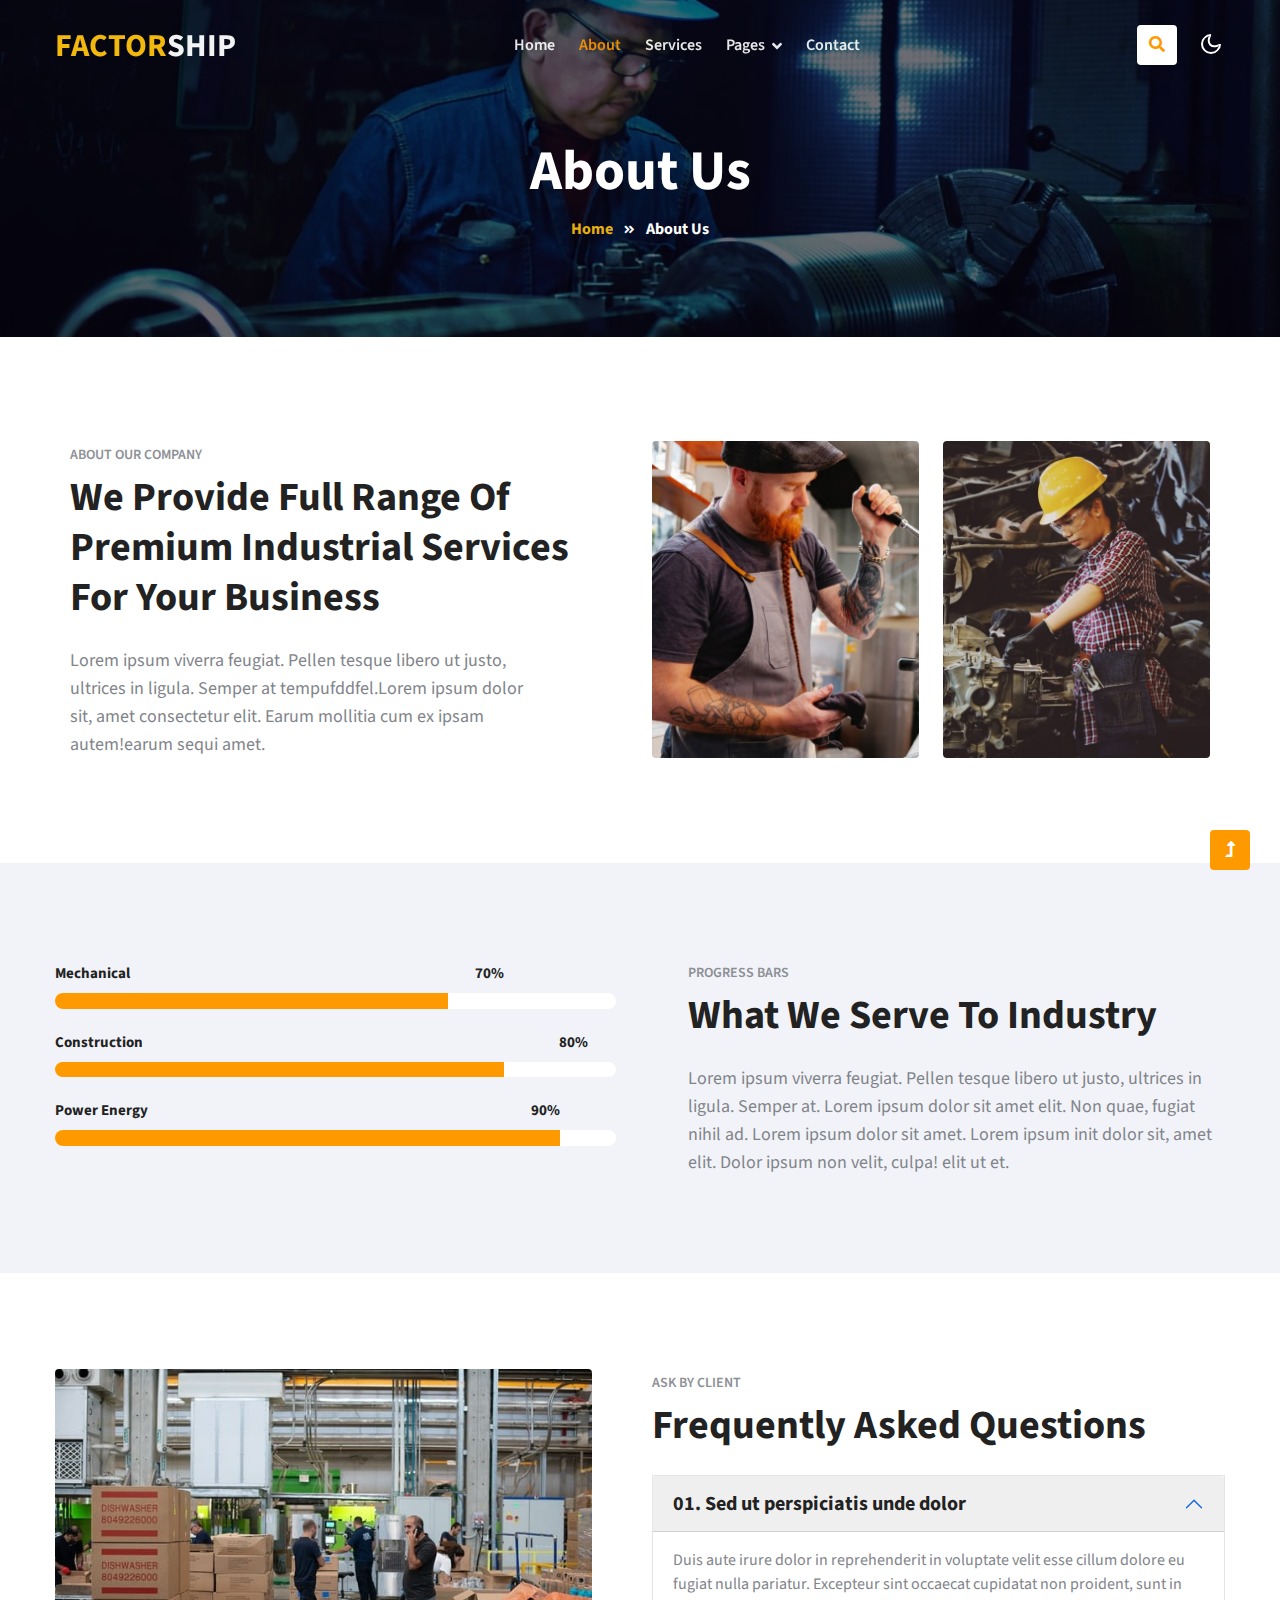
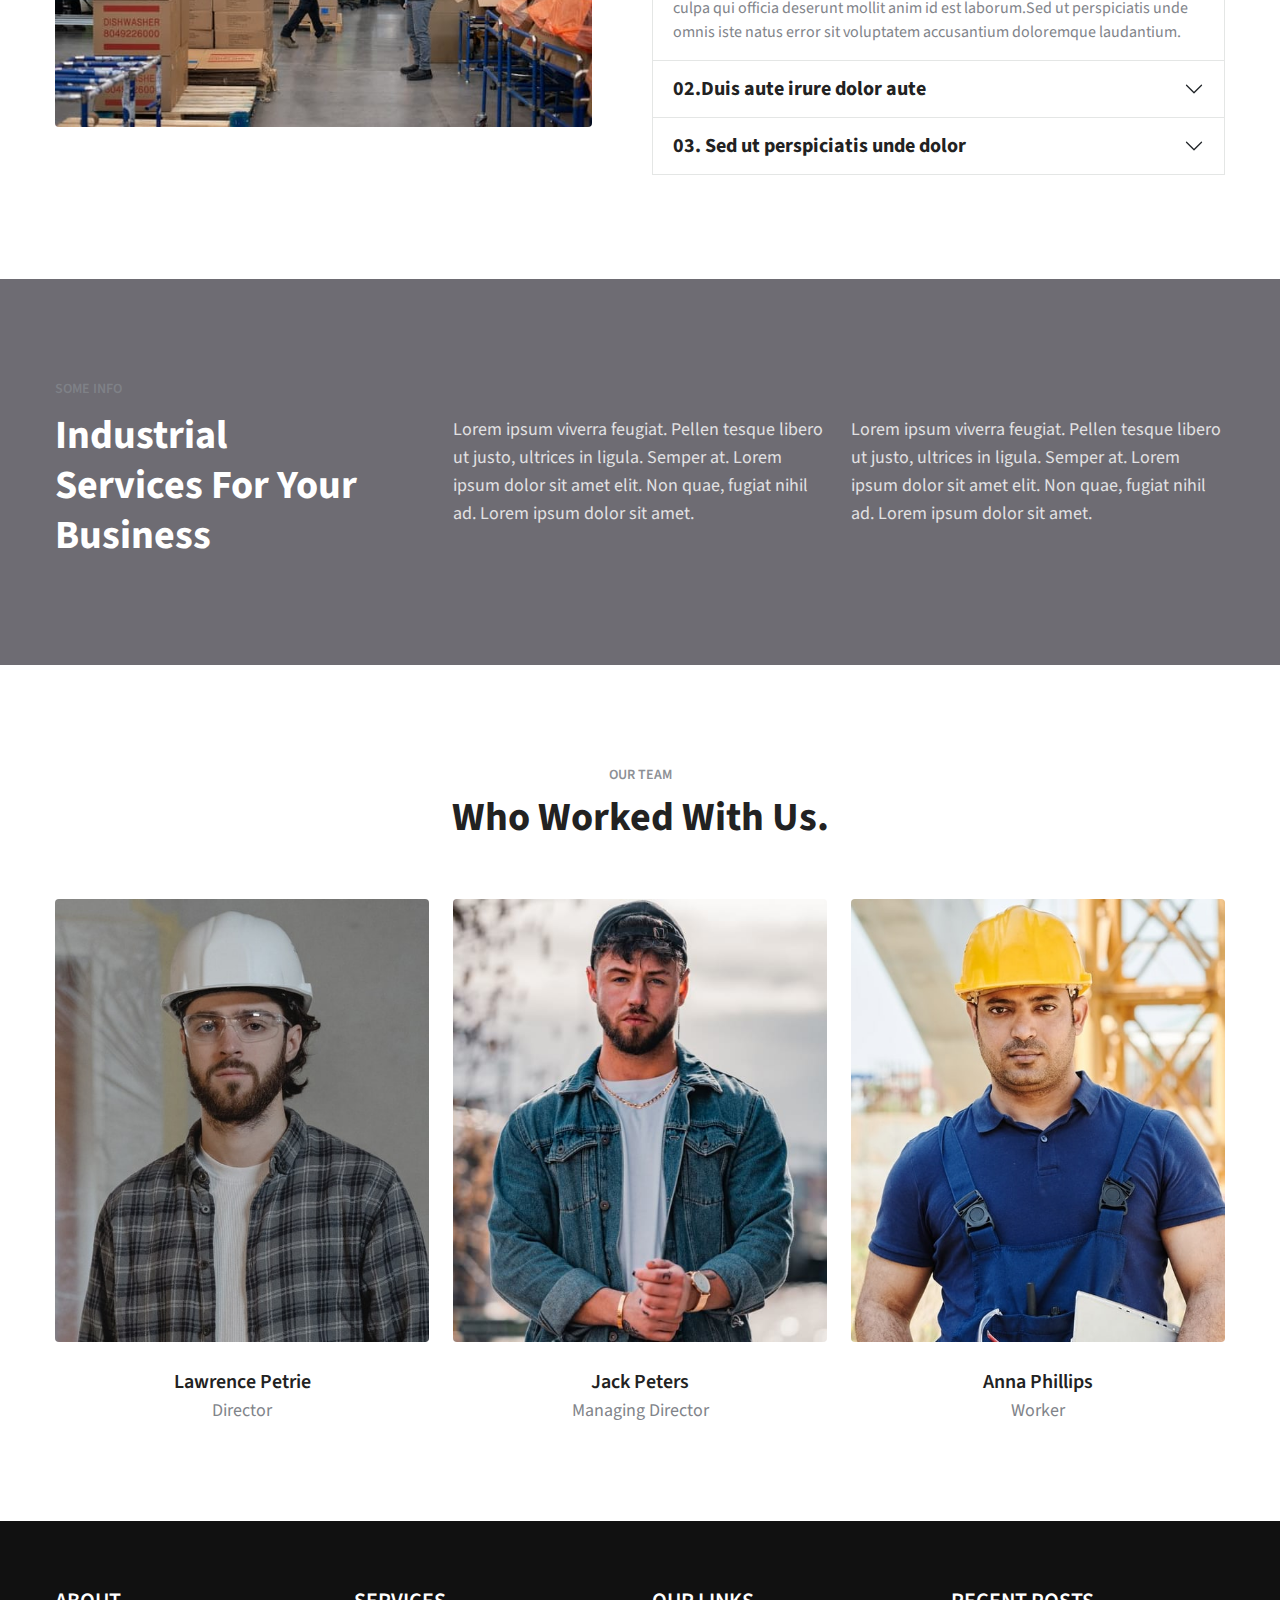
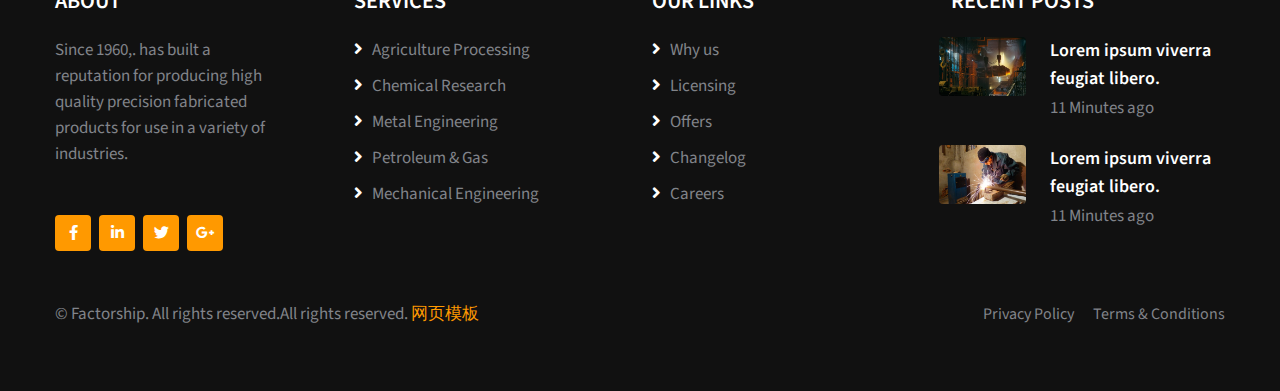
<file: about.html>
<!doctype html>
<html lang="en">

<head>
    <!-- Required meta tags -->
    <meta charset="utf-8">
    <meta name="viewport" content="width=device-width, initial-scale=1, shrink-to-fit=no">
    <title>Factorship - Industrial Category Bootstrap Responsive Template | About</title>
    <!-- google fonts -->
    <link href="https://fonts.googleapis.com/css2?family=Source+Sans+Pro:ital,wght@0,400;0,600;0,700;1,600&display=swap" rel="stylesheet">
    <!-- Template CSS -->
    <link rel="stylesheet" href="assets/css/style-liberty.css">
</head>

<body>
    <!--/Header-->
    <header id="site-header" class="fixed-top">
        <div class="container">
            <nav class="navbar navbar-expand-lg navbar-light stroke py-lg-0">
                <h1><a class="navbar-brand" href="index.html">
                        <span class="sub-color">Factor</span>ship
                    </a></h1>
                <button class="navbar-toggler collapsed" type="button" data-bs-toggle="collapse" data-bs-target="#navbarScroll" aria-controls="navbarScroll" aria-expanded="false" aria-label="Toggle navigation">
                    <span class="navbar-toggler-icon fa icon-expand fa-bars"></span>
                    <span class="navbar-toggler-icon fa icon-close fa-times"></span>
                </button>
                <div class="collapse navbar-collapse" id="navbarScroll">
                    <ul class="navbar-nav mx-lg-auto my-2 my-lg-0 navbar-nav-scroll">
                        <li class="nav-item">
                            <a class="nav-link" aria-current="page" href="index.html">Home</a>
                        </li>
                        <li class="nav-item">
                            <a class="nav-link active" href="about.html">About</a>
                        </li>
                        <li class="nav-item">
                            <a class="nav-link" href="services.html">Services</a>
                        </li>
                        <li class="nav-item dropdown">
                            <a class="nav-link dropdown-toggle" href="#Pages" id="navbarDropdown" role="button" data-bs-toggle="dropdown" aria-expanded="false">
                                Pages <span class="fa fa-angle-down ms-1"></span>
                            </a>
                            <ul class="dropdown-menu" aria-labelledby="navbarDropdown">
                                <li><a class="dropdown-item pt-2" href="blog.html">Blog Page</a></li>
                                <li><a class="dropdown-item" href="blog-single.html">Blog Single</a></li>

                                <li><a class="dropdown-item" href="email.html">Email Page</a></li>
                                <li><a class="dropdown-item" href="elements.html">Elements</a></li>

                                <li><a class="dropdown-item" href="landing.html">Landing Page</a></li>

                                <li><a class="dropdown-item" href="error.html">Error Page</a></li>
                            </ul>
                        </li>
                        <li class="nav-item">
                            <a class="nav-link" href="contact.html">Contact</a>
                        </li>
                    </ul>
                    <!--/search-->
                    <button id="trigger-overlay" class="searchw3-icon me-xl-4 me-lg-3" type="button"><i class="fas fa-search"></i></button>
                    <!-- open/close -->
                    <div class="overlay overlay-slidedown">
                        <button type="button" class="overlay-close"><i class="fas fa-times"></i></button>
                        <nav class="w3l-formhny">
                            <form action="#" method="GET" class="d-sm-flex search-header">
                                <input class="form-control me-2" type="search" placeholder="Search here..." aria-label="Search" required>
                                <button class="btn btn-style btn-secondary me-lg-3" type="submit">Search</button>
                            </form>
                        </nav>
                    </div>
                    <!--//search-->
                </div>
                <!-- toggle switch for light and dark theme -->
                <div class="mobile-position">
                    <nav class="navigation">
                        <div class="theme-switch-wrapper">
                            <label class="theme-switch" for="checkbox">
                                <input type="checkbox" id="checkbox">
                                <div class="mode-container">
                                    <i class="gg-sun"></i>
                                    <i class="gg-moon"></i>
                                </div>
                            </label>
                        </div>
                    </nav>
                </div>
                <!-- //toggle switch for light and dark theme -->
            </nav>
        </div>
    </header>
    <!--//Header-->
    <!--/inner-page-->
    <div class="inner-banner py-5">
        <section class="w3l-breadcrumb text-left py-sm-5 ">
            <div class="container">
                <div class="w3breadcrumb-gids">
                    <div class="w3breadcrumb-left text-left">
                        <h2 class="inner-w3-title mt-sm-5 mt-4">
                            About Us </h2>

                    </div>
                    <div class="w3breadcrumb-right">
                        <ul class="breadcrumbs-custom-path">
                            <li><a href="index.html">Home</a></li>
                            <li class="active"><span class="fas fa-angle-double-right mx-2"></span> About Us</li>
                        </ul>
                    </div>
                </div>

            </div>
        </section>
    </div>
    <!--//inner-page-->
	<div style="margin: 8px auto; display: block; text-align:center;">

<!---728x90--->

 
</div>
    <!--/w3-grids-->
    <section class="w3l-passion-mid-sec py-5">
        <div class="container py-md-5 py-3">
            <div class="container">
                <div class="row w3l-passion-mid-grids">
                    <div class="col-lg-6 passion-grid-item-info pe-lg-5 mb-lg-0 mb-5">
                        <h6 class="title-subw3hny mb-1">About Our Company</h6>
                        <h3 class="title-w3l mb-4">We provide full range of Premium Industrial Services for your business</h3>
                        <p class="mt-3 pe-lg-5">Lorem ipsum viverra feugiat. Pellen tesque libero ut justo, ultrices in
                            ligula. Semper at tempufddfel.Lorem ipsum dolor sit, amet consectetur elit. Earum mollitia
                            cum ex ipsam autem!earum sequi amet.</p>

                    </div>
                    <div class="col-lg-6 w3hny-passion-item">
                        <div class="row">
                            <div class="col-6 passion-grid-item-pic">
                                <img src="assets/images/ab1.jpg" alt="" class="img-fluid radius-image">
                            </div>
                            <div class="col-6 passion-grid-item-pic">
                                <img src="assets/images/ab2.jpg" alt="" class="img-fluid radius-image">
                            </div>

                        </div>
                    </div>
                </div>
            </div>
        </div>
    </section>
    <!--//w3-grids-->
	<div style="margin: 8px auto; display: block; text-align:center;">

<!---728x90--->
 
</div>
    <!--/progress-->
    <section class="w3l-servicesblock w3l-servicesblock1 py-5" id="progress">
        <div class="container py-lg-5 py-md-4 py-2">
            <div class="row">
                <div class="col-lg-6 align-self pe-lg-4">
                    <div class="progress-info info1">
                        <h6 class="progress-tittle">Mechanical <span class="">70%</span></h6>
                        <div class="progress">
                            <div class="progress-bar progress-bar-striped" role="progressbar" style="width:70%" aria-valuenow="70" aria-valuemin="0" aria-valuemax="100">
                            </div>
                        </div>
                    </div>
                    <div class="progress-info info2">
                        <h6 class="progress-tittle">Construction <span class="">80%</span>
                        </h6>
                        <div class="progress">
                            <div class="progress-bar progress-bar-striped" role="progressbar" style="width:80%" aria-valuenow="80" aria-valuemin="0" aria-valuemax="100">
                            </div>
                        </div>
                    </div>
                    <div class="progress-info info3">
                        <h6 class="progress-tittle">Power Energy <span class="">90%</span></h6>
                        <div class="progress">
                            <div class="progress-bar progress-bar-striped" role="progressbar" style="width: 90%" aria-valuenow="90" aria-valuemin="0" aria-valuemax="100">
                            </div>
                        </div>
                    </div>

                </div>
                <div class="col-lg-6 mt-lg-0 mt-5 ps-lg-5">
                    <h5 class="title-subw3hny mb-1">Progress Bars</h5>
                    <h3 class="title-w3l">What We Serve To Industry</h3>
                    <p class="mt-md-4 mt-3">Lorem ipsum viverra feugiat. Pellen tesque libero ut justo,
                        ultrices in ligula. Semper at. Lorem ipsum dolor sit amet
                        elit. Non quae, fugiat nihil ad. Lorem ipsum dolor sit amet. Lorem ipsum init
                        dolor sit, amet elit. Dolor ipsum non velit, culpa! elit ut et.</p>

                </div>
            </div>
        </div>
    </section>
    <!--//progress-->
    <!--/tabs-faqs-->
    <section class="w3l-products w3l-faq-block py-5" id="projects">
        <div class="container py-lg-5">
            <div class="row">

                <div class="col-lg-6 w3hny-passion-item pe-lg-5">
                    <img src="assets/images/g1.jpg" alt="" class="img-fluid radius-image">

                </div>
                <div class=" col-lg-6 mt-lg-0 mt-sm-5 mt-5">
                    <h6 class="title-subw3hny mb-1">Ask by Client</h6>
                    <h3 class="title-w3l mb-4">Frequently Asked Questions</h3>
                    <div class="accordion" id="accordionExample">
                        <div class="accordion-item">
                            <h2 class="accordion-header" id="headingOne">
                                <button class="accordion-button" type="button" data-bs-toggle="collapse" data-bs-target="#collapseOne" aria-expanded="true" aria-controls="collapseOne">
                                    01. Sed ut perspiciatis unde dolor
                                </button>
                            </h2>
                            <div id="collapseOne" class="accordion-collapse collapse show" aria-labelledby="headingOne" data-bs-parent="#accordionExample">
                                <div class="accordion-body">
                                    Duis aute irure dolor in reprehenderit in voluptate velit esse cillum dolore eu
                                    fugiat nulla pariatur. Excepteur sint occaecat cupidatat non proident, sunt in culpa
                                    qui officia deserunt mollit anim id est laborum.Sed ut perspiciatis unde omnis iste
                                    natus error sit voluptatem accusantium doloremque laudantium.
                                </div>
                            </div>
                        </div>
                        <div class="accordion-item">
                            <h2 class="accordion-header" id="headingTwo">
                                <button class="accordion-button collapsed" type="button" data-bs-toggle="collapse" data-bs-target="#collapseTwo" aria-expanded="false" aria-controls="collapseTwo">
                                    02.Duis aute irure dolor aute
                                </button>
                            </h2>
                            <div id="collapseTwo" class="accordion-collapse collapse" aria-labelledby="headingTwo" data-bs-parent="#accordionExample">
                                <div class="accordion-body">
                                    Duis aute irure dolor in reprehenderit in voluptate velit esse cillum dolore eu
                                    fugiat nulla pariatur. Excepteur sint occaecat cupidatat non proident, sunt in culpa
                                    qui officia deserunt mollit anim id est laborum.Sed ut perspiciatis unde omnis iste
                                    natus error sit voluptatem accusantium doloremque laudantium.
                                </div>
                            </div>
                        </div>
                        <div class="accordion-item">
                            <h2 class="accordion-header" id="headingThree">
                                <button class="accordion-button collapsed" type="button" data-bs-toggle="collapse" data-bs-target="#collapseThree" aria-expanded="false" aria-controls="collapseThree">
                                    03. Sed ut perspiciatis unde dolor
                                </button>
                            </h2>
                            <div id="collapseThree" class="accordion-collapse collapse" aria-labelledby="headingThree" data-bs-parent="#accordionExample">
                                <div class="accordion-body">
                                    Duis aute irure dolor in reprehenderit in voluptate velit esse cillum dolore eu
                                    fugiat nulla pariatur. Excepteur sint occaecat cupidatat non proident, sunt in culpa
                                    qui officia deserunt mollit anim id est laborum.Sed ut perspiciatis unde omnis iste
                                    natus error sit voluptatem accusantium doloremque laudantium.
                                </div>
                            </div>
                        </div>
                    </div>
                </div>
            </div>
        </div>
    </section>
    <!--//tabs-faqs-->
<div style="margin: 8px auto; display: block; text-align:center;">

<!---728x90--->
 
</div>
    <!--/w3l-subscribe-content-->
    <section class="w3l-join-main py-5">
        <div class="container py-md-5">
            <div class="w3l-project-in">
                <div class="row">
                    <div class="col-lg-4 col-12">
                        <div class="bottom-info">
                            <div class="header-section pe-lg-5">
                                <h5 class="title-subw3hny mb-lg-2">Some Info</h5>
                                <h3 class="title-w3l two mb-2">Industrial Services For Your Business
                                </h3>

                            </div>
                        </div>
                    </div>
                    <div class="col-lg-4 col-md-6 align-self mt-lg-0 mt-3">
                        <p>Lorem ipsum viverra feugiat. Pellen tesque libero ut justo, ultrices in ligula. Semper at. Lorem ipsum dolor sit amet elit. Non quae, fugiat nihil ad. Lorem ipsum dolor sit amet. </p>
                    </div>
                    <div class="col-lg-4 col-md-6 align-self mt-lg-0 mt-3">
                        <p>Lorem ipsum viverra feugiat. Pellen tesque libero ut justo, ultrices in ligula. Semper at. Lorem ipsum dolor sit amet elit. Non quae, fugiat nihil ad. Lorem ipsum dolor sit amet. </p>
                    </div>
                </div>
            </div>
        </div>
    </section>
    <!--//w3l-subscribe-content-->
    <!--/team-sec-->
    <section class="w3l-team-main team py-5" id="team">
        <div class="container py-lg-5">
            <div class="title-content text-center mb-2">
                <h6 class="title-subw3hny mb-1">Our Team</h6>
                <h3 class="title-w3l">Who Worked With Us.</h3>
            </div>
            <div class="row team-row justify-content-center">
                <div class="col-lg-4 col-6 team-wrap mt-lg-5 mt-4">
                    <div class="team-member text-center">
                        <div class="team-img">
                            <img src="assets/images/team1.jpg" alt="" class="radius-image">
                            <div class="overlay-team">
                                <div class="team-details text-center">
                                    <div class="socials mt-20">
                                        <a href="#url">
                                            <span class="fab fa-facebook-f"></span>
                                        </a>
                                        <a href="#url">
                                            <span class="fab fa-twitter"></span>
                                        </a>
                                        <a href="#url">
                                            <span class="fab fa-linkedin-in"></span>
                                        </a>
                                    </div>
                                </div>
                            </div>
                        </div>
                        <a href="#url" class="team-title">Lawrence Petrie</a>
                        <p>Director</p>
                    </div>
                </div>
                <!-- end team member -->
                <div class="col-lg-4 col-6 team-wrap mt-lg-5 mt-4">
                    <div class="team-member text-center">
                        <div class="team-img">
                            <img src="assets/images/team2.jpg" alt="" class="radius-image">
                            <div class="overlay-team">
                                <div class="team-details text-center">
                                    <div class="socials mt-20">
                                        <a href="#url">
                                            <span class="fab fa-facebook-f"></span>
                                        </a>
                                        <a href="#url">
                                            <span class="fab fa-twitter"></span>
                                        </a>
                                        <a href="#url">
                                            <span class="fab fa-linkedin-in"></span>
                                        </a>
                                    </div>
                                </div>
                            </div>
                        </div>
                        <a href="#url" class="team-title">Jack Peters</a>
                        <p>Managing Director</p>
                    </div>
                </div>
                <!-- end team member -->
                <div class="col-lg-4 col-6 team-wrap mt-lg-5 mt-4">
                    <div class="team-member text-center">
                        <div class="team-img">
                            <img src="assets/images/team3.jpg" alt="" class="radius-image">
                            <div class="overlay-team">
                                <div class="team-details text-center">
                                    <div class="socials mt-20">
                                        <a href="#url">
                                            <span class="fab fa-facebook-f"></span>
                                        </a>
                                        <a href="#url">
                                            <span class="fab fa-twitter"></span>
                                        </a>
                                        <a href="#url">
                                            <span class="fab fa-linkedin-in"></span>
                                        </a>
                                    </div>
                                </div>
                            </div>
                        </div>
                        <a href="#url" class="team-title">Anna Phillips</a>
                        <p>Worker</p>
                    </div>
                </div>
                <!-- end team member -->
            </div>

        </div>
    </section>
    <!--//team-sec-->

    <!--/footer-9-->
    <footer class="w3l-footer9">
        <section class="footer-inner-main py-5">
            <div class="container py-md-3">
                <div class="right-side">
                    <div class="row footer-hny-grids sub-columns">
                        <div class="col-lg-3 sub-one-left">
                            <h6>About </h6>
                            <p class="footer-phny pe-lg-5">Since 1960,. has built a reputation for producing high quality precision fabricated products for use in a variety of industries.</p>
                            <div class="columns-2 mt-lg-5 mt-4">
                                <ul class="social">
                                    <li><a href="#facebook"><span class="fab fa-facebook-f"></span></a>
                                    </li>
                                    <li><a href="#linkedin"><span class="fab fa-linkedin-in"></span></a>
                                    </li>
                                    <li><a href="#twitter"><span class="fab fa-twitter"></span></a>
                                    </li>
                                    <li><a href="#google"><span class="fab fa-google-plus-g"></span></a>
                                    </li>

                                </ul>
                            </div>
                        </div>
                        <div class="col-lg-3 sub-two-right">
                            <h6>Services</h6>
                            <ul>
                                <li><a href="#processing"><i class="fas fa-angle-right"></i> Agriculture Processing</a>
                                </li>
                                <li><a href="#research"><i class="fas fa-angle-right"></i> Chemical Research</a>
                                </li>
                                <li><a href="#metal"><i class="fas fa-angle-right"></i> Metal Engineering</a>
                                </li>
                                <li><a href="#gas"><i class="fas fa-angle-right"></i> Petroleum & Gas</a>
                                </li>
                                <li><a href="#work"><i class="fas fa-angle-right"></i> Mechanical Engineering</a></li>


                            </ul>
                        </div>
                        <div class="col-lg-3 sub-two-right">
                            <h6>Our Links</h6>
                            <ul>

                                <li><a href="#why"><i class="fas fa-angle-right"></i> Why us</a>
                                </li>
                                <li><a href="#licence"><i class="fas fa-angle-right"></i> Licensing
                                    </a>
                                </li>
                                <li><a href="#log"><i class="fas fa-angle-right"></i> Offers
                                    </a></li>
                                <li><a href="#log"><i class="fas fa-angle-right"></i> Changelog
                                    </a></li>
                                <li><a href="#career"><i class="fas fa-angle-right"></i> Careers</a></li>

                            </ul>
                        </div>
                        <div class="col-lg-3 sub-one-left">
                            <h6>Recent Posts </h6>
                            <div class="row fposts-grid-inner mb-4">
                                <div class="col-4 fposts-grid-left ps-0">
                                    <a href="blog-single.html">
                                        <img src="assets/images/g2.jpg" alt=" " class="img-fluid radius-image">
                                    </a>
                                </div>
                                <div class="col-8 fposts-grid-right">
                                    <h4>
                                        <a href="#home" class="text-bl text-left">Lorem ipsum viverra feugiat libero.</a>
                                    </h4>
                                    <p class="time"> 11 Minutes ago</p>
                                </div>
                            </div>
                            <div class="row fposts-grid-inner mb-4">
                                <div class="col-4 fposts-grid-left ps-0">
                                    <a href="blog-single.html">
                                        <img src="assets/images/g3.jpg" alt=" " class="img-fluid radius-image">
                                    </a>
                                </div>
                                <div class="col-8 fposts-grid-right">
                                    <h4>
                                        <a href="#home" class="text-bl text-left">Lorem ipsum viverra feugiat libero.</a>
                                    </h4>
                                    <p class="time"> 11 Minutes ago</p>
                                </div>
                            </div>

                        </div>
                    </div>
                </div>
                <div class="below-section mt-5">
                    <div class="copyright-footer">
                        <div class="columns text-left">
                            <p>© Factorship. All rights reserved.All rights reserved. <a target="_blank" href="http://www.mobanwang.com/" title="网页模板">网页模板</a></p>
                        </div>
                        <ul class="footer-w3list text-right">
                            <li><a href="#url">Privacy Policy</a>
                            </li>
                            <li><a href="#url">Terms &amp; Conditions</a>
                            </li>
                        </ul>
                    </div>

                </div>
            </div>
        </section>

        <!-- Js scripts -->
        <!-- move top -->
        <button onclick="topFunction()" id="movetop" title="Go to top">
            <span class="fas fa-level-up-alt" aria-hidden="true"></span>
        </button>
        <script>
            // When the user scrolls down 20px from the top of the document, show the button
            window.onscroll = function() {
                scrollFunction()
            };

            function scrollFunction() {
                if (document.body.scrollTop > 20 || document.documentElement.scrollTop > 20) {
                    document.getElementById("movetop").style.display = "block";
                } else {
                    document.getElementById("movetop").style.display = "none";
                }
            }

            // When the user clicks on the button, scroll to the top of the document
            function topFunction() {
                document.body.scrollTop = 0;
                document.documentElement.scrollTop = 0;
            }

        </script>
        <!-- //move top -->
    </footer>
    <!--//footer-9 -->
    <!-- Template JavaScript -->
    <script src="assets/js/jquery-3.3.1.min.js"></script>
    <script src="assets/js/theme-change.js"></script>
    <!-- stats number counter-->
    <script src="assets/js/jquery.waypoints.min.js"></script>
    <script src="assets/js/jquery.countup.js"></script>
    <script>
        $('.counter').countUp();

    </script>
    <!--/search-->
    <script src="assets/js/modernizr.custom.js"></script>
    <script src="assets/js/classie.js"></script>
    <script src="assets/js/demo1.js"></script>
    <!--//search-->
    <!-- MENU-JS -->
    <script>
        $(window).on("scroll", function() {
            var scroll = $(window).scrollTop();

            if (scroll >= 80) {
                $("#site-header").addClass("nav-fixed");
            } else {
                $("#site-header").removeClass("nav-fixed");
            }
        });

        //Main navigation Active Class Add Remove
        $(".navbar-toggler").on("click", function() {
            $("header").toggleClass("active");
        });
        $(document).on("ready", function() {
            if ($(window).width() > 991) {
                $("header").removeClass("active");
            }
            $(window).on("resize", function() {
                if ($(window).width() > 991) {
                    $("header").removeClass("active");
                }
            });
        });

    </script>
    <!-- //MENU-JS -->

    <!-- disable body scroll which navbar is in active -->
    <script>
        $(function() {
            $('.navbar-toggler').click(function() {
                $('body').toggleClass('noscroll');
            })
        });

    </script>
    <!-- //disable body scroll which navbar is in active -->
    <!-- //bootstrap -->
    <script src="assets/js/bootstrap.min.js"></script>


</body>

</html>
</file>
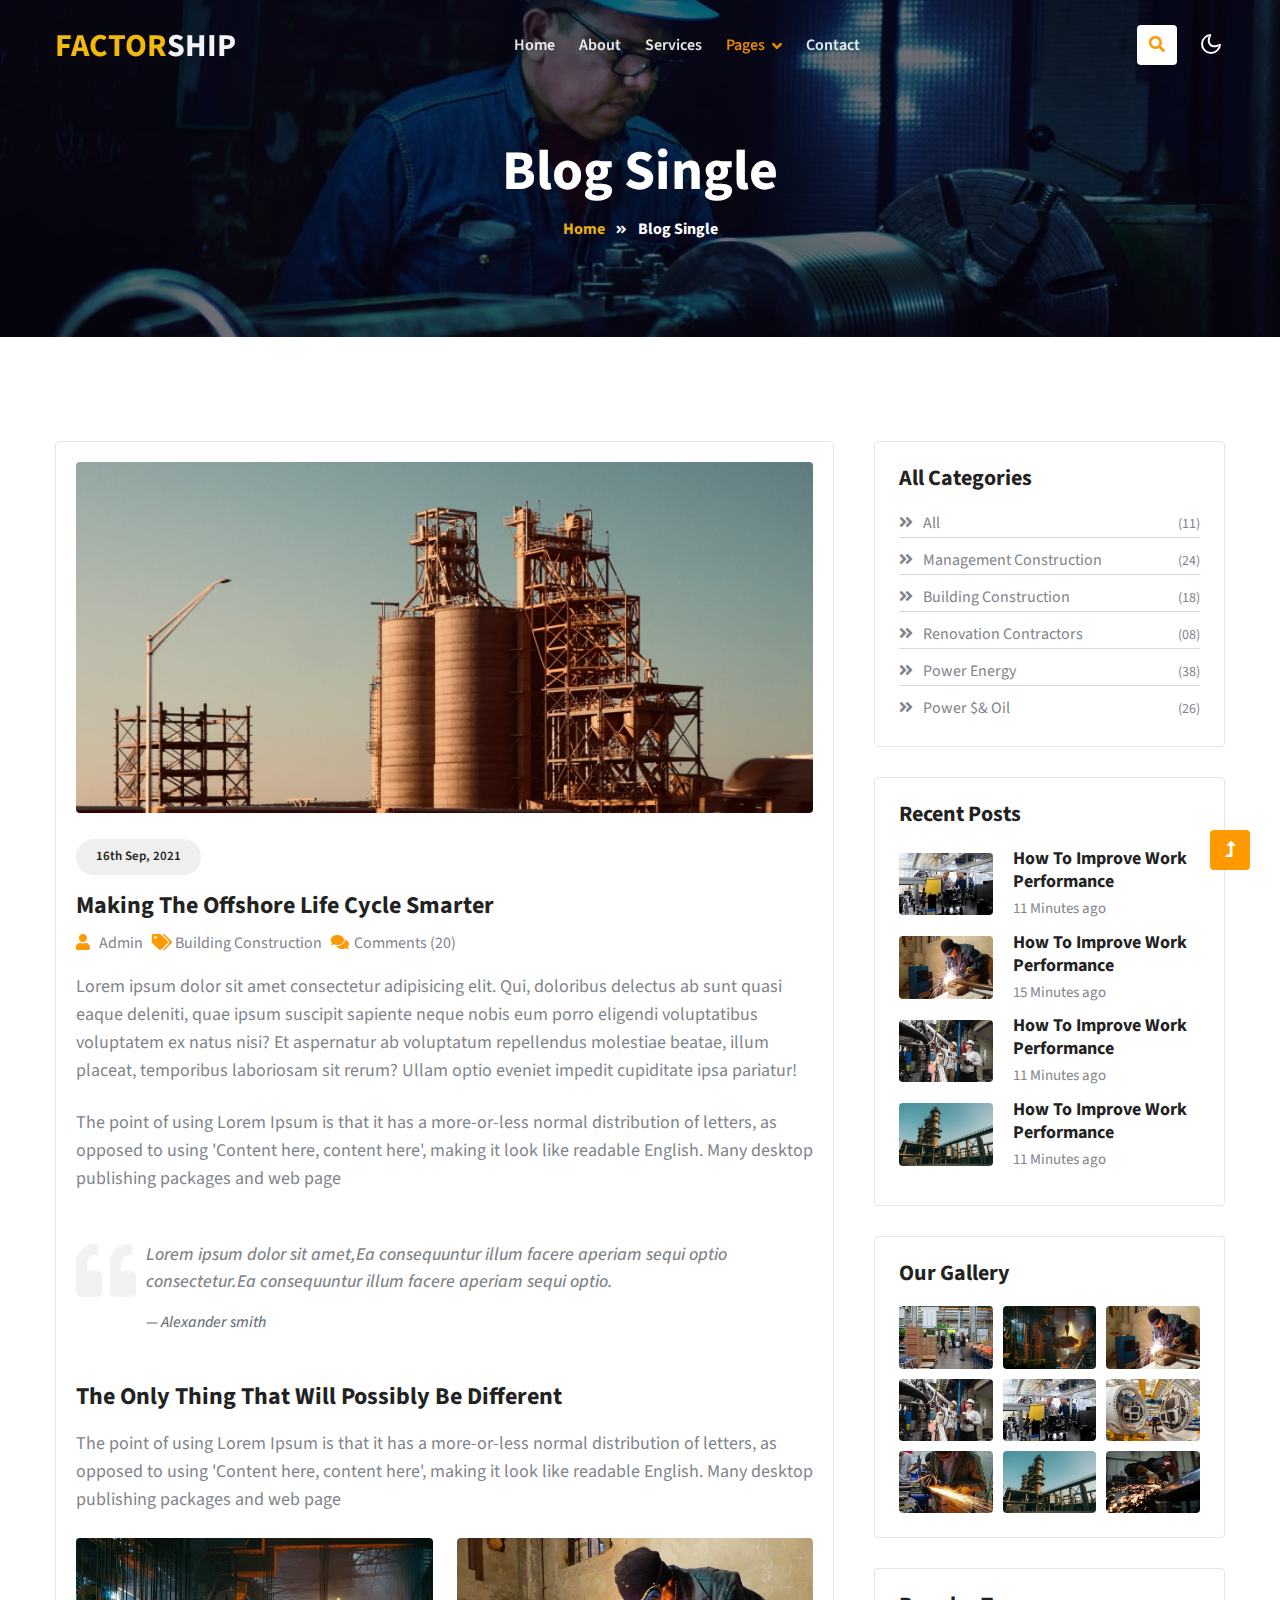
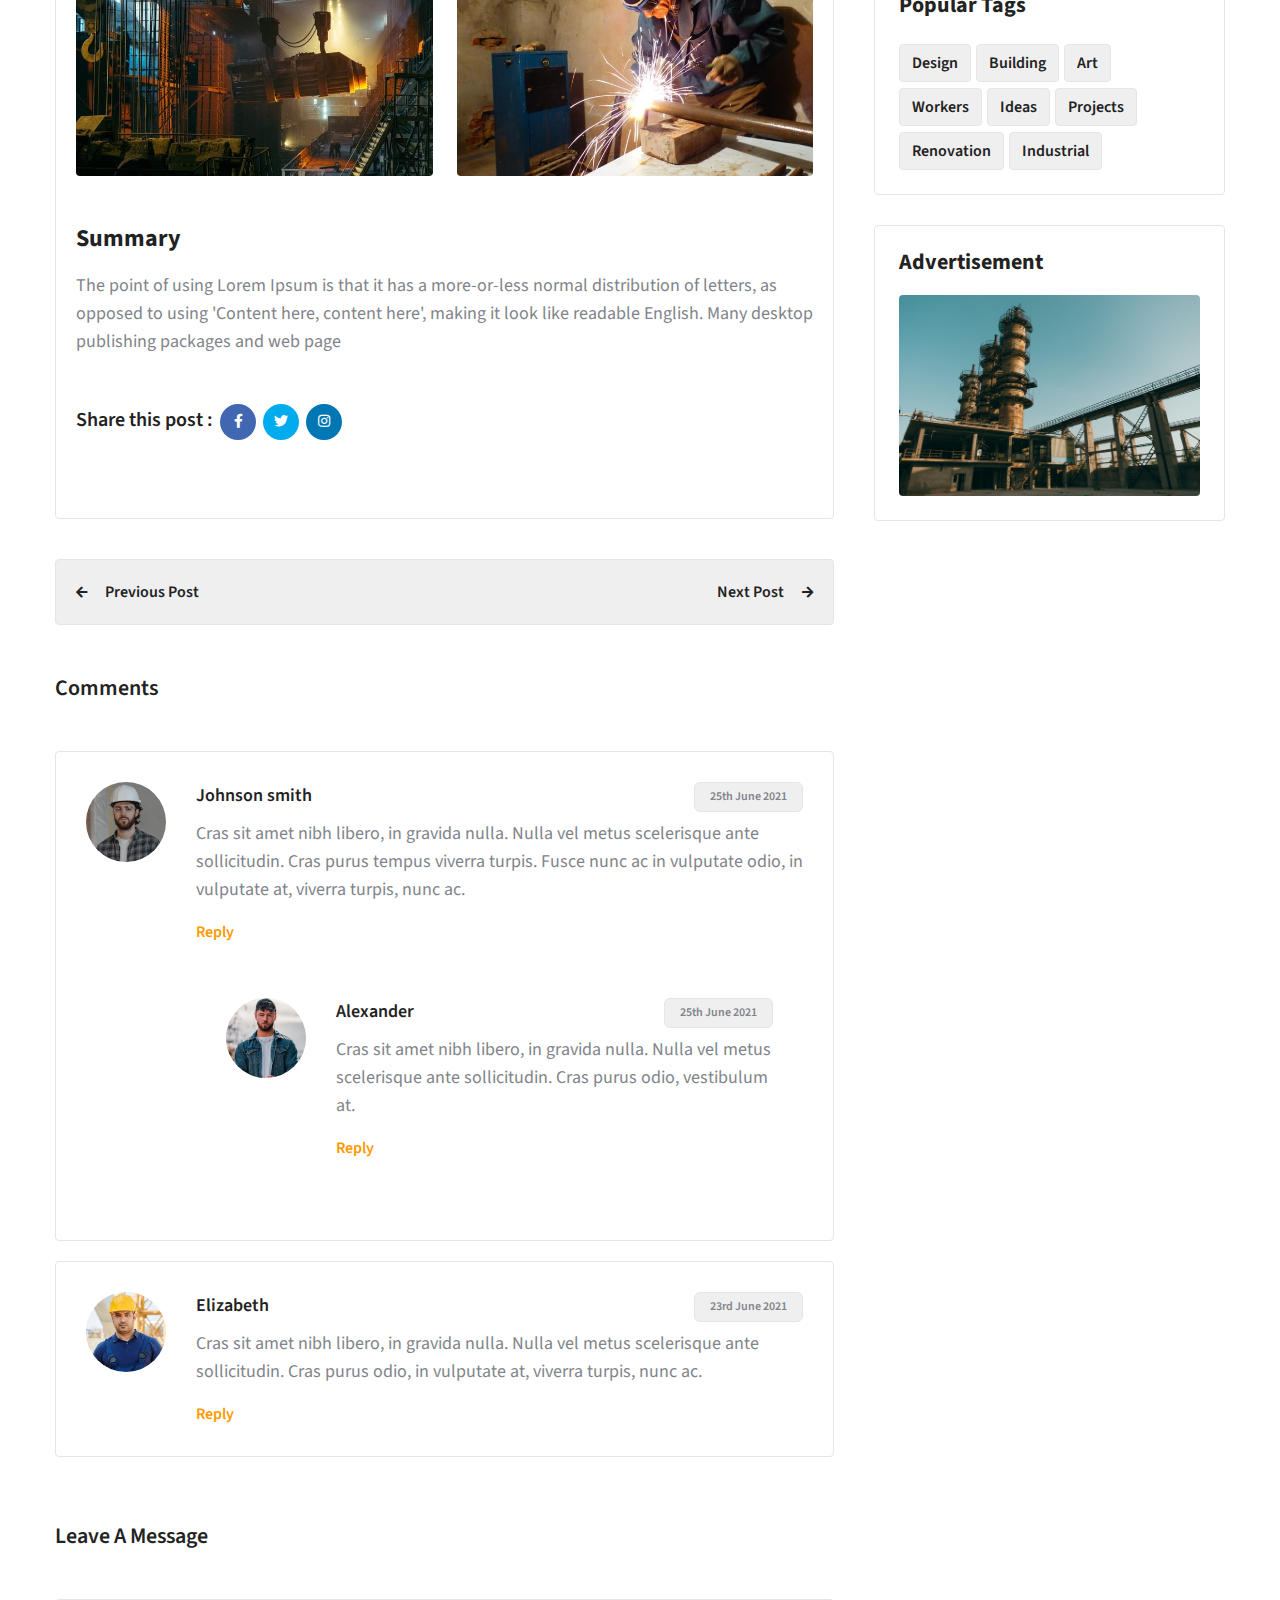
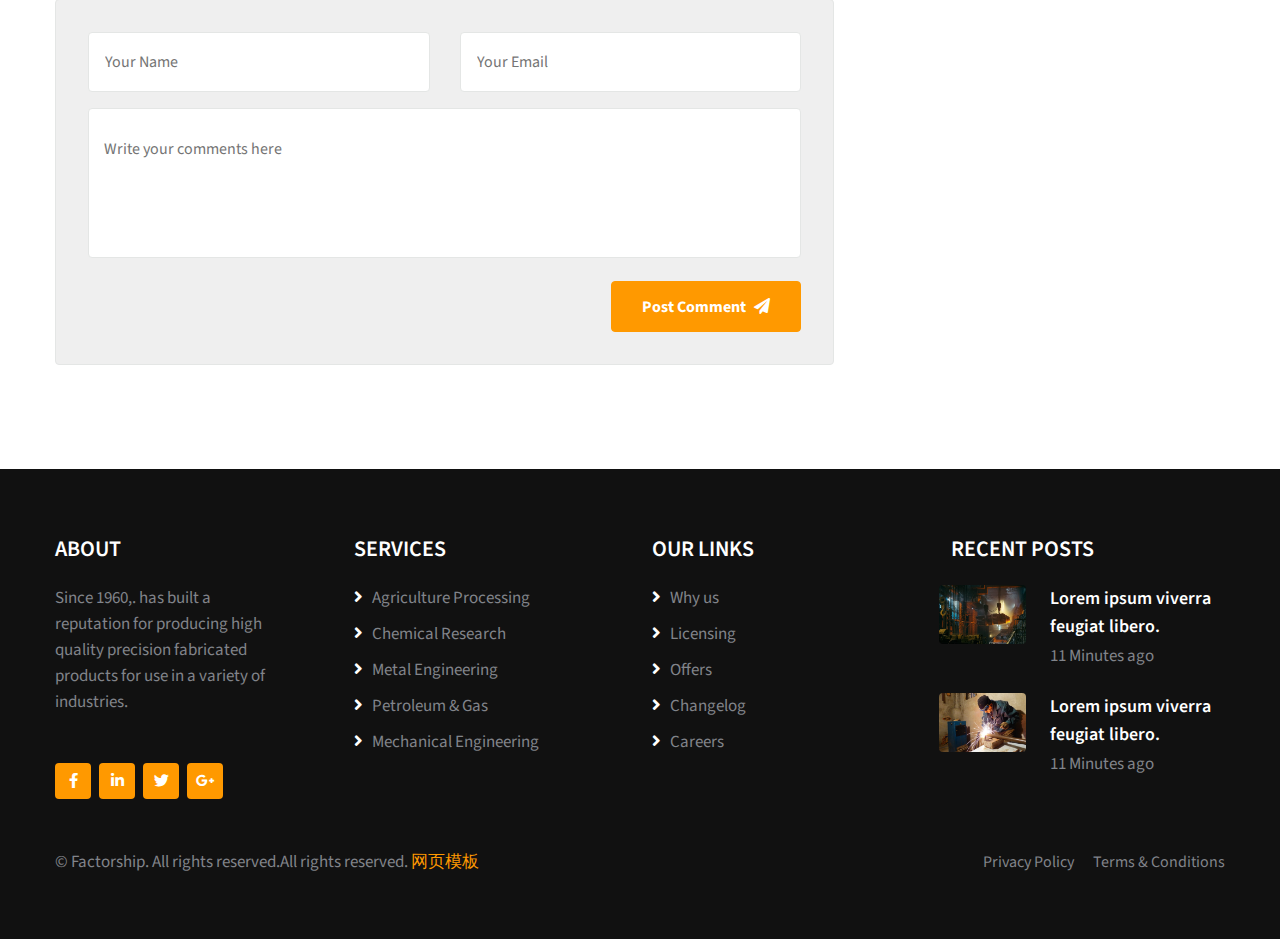
<file: blog-single.html>
<!doctype html>
<html lang="en">

<head>
    <!-- Required meta tags -->
    <meta charset="utf-8">
    <meta name="viewport" content="width=device-width, initial-scale=1, shrink-to-fit=no">
    <title>Factorship - Industrial Category Bootstrap Responsive Template | Single Page</title>
    <!-- google fonts -->
    <link href="https://fonts.googleapis.com/css2?family=Source+Sans+Pro:ital,wght@0,400;0,600;0,700;1,600&display=swap" rel="stylesheet">
    <!-- Template CSS -->
    <link rel="stylesheet" href="assets/css/style-liberty.css">
</head>

<body>
    <!--/Header-->
    <header id="site-header" class="fixed-top">
        <div class="container">
            <nav class="navbar navbar-expand-lg navbar-light stroke py-lg-0">
                <h1><a class="navbar-brand" href="index.html">
                        <span class="sub-color">Factor</span>ship
                    </a></h1>
                <button class="navbar-toggler collapsed" type="button" data-bs-toggle="collapse" data-bs-target="#navbarScroll" aria-controls="navbarScroll" aria-expanded="false" aria-label="Toggle navigation">
                    <span class="navbar-toggler-icon fa icon-expand fa-bars"></span>
                    <span class="navbar-toggler-icon fa icon-close fa-times"></span>
                </button>
                <div class="collapse navbar-collapse" id="navbarScroll">
                    <ul class="navbar-nav mx-lg-auto my-2 my-lg-0 navbar-nav-scroll">
                        <li class="nav-item">
                            <a class="nav-link" aria-current="page" href="index.html">Home</a>
                        </li>
                        <li class="nav-item">
                            <a class="nav-link" href="about.html">About</a>
                        </li>
                        <li class="nav-item">
                            <a class="nav-link" href="services.html">Services</a>
                        </li>
                        <li class="nav-item dropdown">
                            <a class="nav-link dropdown-toggle active" href="#Pages" id="navbarDropdown" role="button" data-bs-toggle="dropdown" aria-expanded="false">
                                Pages <span class="fa fa-angle-down ms-1"></span>
                            </a>
                            <ul class="dropdown-menu" aria-labelledby="navbarDropdown">
                                <li><a class="dropdown-item pt-2" href="blog.html">Blog Page</a></li>
                                <li><a class="dropdown-item" href="blog-single.html">Blog Single</a></li>

                                <li><a class="dropdown-item" href="email.html">Email Page</a></li>
                                <li><a class="dropdown-item" href="elements.html">Elements</a></li>

                                <li><a class="dropdown-item" href="landing.html">Landing Page</a></li>

                                <li><a class="dropdown-item" href="error.html">Error Page</a></li>
                            </ul>
                        </li>
                        <li class="nav-item">
                            <a class="nav-link" href="contact.html">Contact</a>
                        </li>
                    </ul>
                    <!--/search-->
                    <button id="trigger-overlay" class="searchw3-icon me-xl-4 me-lg-3" type="button"><i class="fas fa-search"></i></button>
                    <!-- open/close -->
                    <div class="overlay overlay-slidedown">
                        <button type="button" class="overlay-close"><i class="fas fa-times"></i></button>
                        <nav class="w3l-formhny">
                            <form action="#" method="GET" class="d-sm-flex search-header">
                                <input class="form-control me-2" type="search" placeholder="Search here..." aria-label="Search" required>
                                <button class="btn btn-style btn-secondary me-lg-3" type="submit">Search</button>
                            </form>
                        </nav>
                    </div>
                    <!--//search-->
                </div>
                <!-- toggle switch for light and dark theme -->
                <div class="mobile-position">
                    <nav class="navigation">
                        <div class="theme-switch-wrapper">
                            <label class="theme-switch" for="checkbox">
                                <input type="checkbox" id="checkbox">
                                <div class="mode-container">
                                    <i class="gg-sun"></i>
                                    <i class="gg-moon"></i>
                                </div>
                            </label>
                        </div>
                    </nav>
                </div>
                <!-- //toggle switch for light and dark theme -->
            </nav>
        </div>
    </header>
    <!--//Header-->
    <!--/inner-page-->
    <div class="inner-banner py-5">
        <section class="w3l-breadcrumb text-left py-sm-5 ">
            <div class="container">
                <div class="w3breadcrumb-gids">
                    <div class="w3breadcrumb-left text-left">
                        <h2 class="inner-w3-title mt-sm-5 mt-4">
                            Blog Single </h2>

                    </div>
                    <div class="w3breadcrumb-right">
                        <ul class="breadcrumbs-custom-path">
                            <li><a href="index.html">Home</a></li>
                            <li class="active"><span class="fas fa-angle-double-right mx-2"></span> Blog Single </li>
                        </ul>
                    </div>
                </div>

            </div>
        </section>
    </div>
    <!--//inner-page-->
	<div style="margin: 8px auto; display: block; text-align:center;">

<!---728x90--->

 
</div>
    <!--/blog-section-->
    <section class="w3l-blog-single">
        <div class="single blog py-5">
            <div class="container py-lg-5 py-md-4">
                <div class="d-grid grid-colunm-2">
                    <!-- left side blog post content -->
                    <div class="single-left">
                        <div class="single-left1">
                            <div class="blg-img">
                                <img src="assets/images/banner3.jpg" alt=" " class="img-fluid">
                                <div class="bl-top">
                                    <h4>16th Sep, 2021</h4>
                                </div>
                            </div>

                            <div class="btom-cont1 mt-md-2">
                                <h5 class="card-title"><a href="blog-single.html">Making The Offshore Life Cycle Smarter</a></h5>
                                <ul class="admin-post">
                                    <li>
                                        <a href="blog-single.html"><span class="fas fa-user"></span>Admin</a>
                                    </li>
                                    <li>
                                        <a href="blog-single.html"><span class="fas fa-tags"></span>Building Construction</a>
                                    </li>
                                    <li>
                                        <a href="blog-single.html"><span class="fas fa-comments"></span>Comments (20)</a>
                                    </li>
                                </ul>
                                <p class="mb-4">Lorem ipsum dolor sit amet consectetur adipisicing elit. Qui, doloribus
                                    delectus ab sunt quasi eaque deleniti, quae ipsum suscipit sapiente neque nobis eum
                                    porro eligendi voluptatibus voluptatem ex natus nisi? Et aspernatur ab voluptatum
                                    repellendus molestiae beatae, illum placeat, temporibus laboriosam sit rerum? Ullam
                                    optio eveniet impedit cupiditate ipsa pariatur!</p>
                                <p class="">The point of using Lorem Ipsum is that it has a more-or-less normal distribution
                                    of letters, as opposed to using 'Content here, content here', making it look like
                                    readable English. Many desktop publishing packages and web page </p>

                                <blockquote class="blockquote my-5">
                                    <div class="icon-quote"><span class="fa fa-quote-left" aria-hidden="true"></span></div>
                                    Lorem ipsum dolor sit amet,Ea consequuntur illum facere aperiam sequi optio
                                    consectetur.Ea consequuntur illum facere aperiam sequi optio.
                                    <footer class="blockquote-footer mt-3">
                                        Alexander smith</footer>
                                </blockquote>
                                <h5 class="card-title mt-lg-5 mt-4 ">
                                    <a href="blog-single.html">The only thing that will possibly be different </a>
                                </h5>
                                <p class="mb-4 pt-2">The point of using Lorem Ipsum is that it has a more-or-less normal distribution
                                    of letters, as opposed to using 'Content here, content here', making it look like
                                    readable English. Many desktop publishing packages and web page </p>

                                <div class="sing-post-thumb row">
                                    <div class="col-sm-6">
                                        <a href="#url"><img src="assets/images/g2.jpg" class="img-fluid" alt=""></a>
                                    </div>
                                    <div class="col-sm-6 mt-sm-0 mt-3">
                                        <a href="#url"><img src="assets/images/g3.jpg" class="img-fluid" alt=""></a>
                                    </div>
                                </div>
                                <h5 class="card-title mt-lg-5 mt-4 ">
                                    <a href="blog-single.html">Summary </a>
                                </h5>
                                <p class="mb-4 pt-2">The point of using Lorem Ipsum is that it has a more-or-less normal distribution
                                    of letters, as opposed to using 'Content here, content here', making it look like
                                    readable English. Many desktop publishing packages and web page </p>

                                <ul class="share-post my-5">
                                    <li>
                                        <h4 class="side-title mr-sm-4 mr-2">Share this post :</h4>
                                    </li>
                                    <li>
                                        <a href="#link" class="facebook" title="Facebook">
                                            <span class="fab fa-facebook-f" aria-hidden="true"></span>
                                        </a>
                                    </li>
                                    <li>
                                        <a href="#link" class="twitter" title="Twitter">
                                            <span class="fab fa-twitter" aria-hidden="true"></span>
                                        </a>
                                    </li>
                                    <li>
                                        <a href="#link" class="instagram" title="Instagram">
                                            <span class="fab fa-instagram" aria-hidden="true"></span>
                                        </a>
                                    </li>
                                </ul>
                            </div>
                        </div>
                        <div class="new-posts clearfix">
                            <a class="prev-post pull-left" href="#prev"><span class="fa fa-arrow-left me-2" aria-hidden="true"></span>
                                Previous Post</a>
                            <a class="next-post pull-right" href="#next">Next Post <span class="fa fa-arrow-right ms-2" aria-hidden="true"></span></a>
                        </div>
                        <div class="comments mt-5">
                            <h3 class="post-content-title">Comments</h3>
                            <div class="media mt-5 bod-1">
                                <div class="img-circle">
                                    <img src="assets/images/team1.jpg" class="img-fluid" alt="...">
                                </div>
                                <div class="media-body">
                                    <div class="medi-top mb-2">
                                        <a href="#URL" class="name mt-0">Johnson smith</a>
                                        <span>25th June 2021 </span>
                                    </div>
                                    <p>Cras sit amet nibh libero, in gravida nulla. Nulla vel metus scelerisque ante
                                        sollicitudin. Cras purus tempus viverra turpis. Fusce nunc ac in vulputate
                                        odio, in vulputate at, viverra turpis, nunc ac.</p>
                                    <a href="#reply" class="rep mt-3">Reply</a>
                                    <div class="media mt-4 bod-2">
                                        <a class="img-circle img-circle-sm" href="#">
                                            <img src="assets/images/team2.jpg" class="img-fluid" alt="...">
                                        </a>
                                        <div class="media-body">
                                            <div class="medi-top mb-2">
                                                <a href="#URL" class="name mt-0">Alexander</a>
                                                <span>25th June 2021 </span>
                                            </div>
                                            <p>Cras sit amet nibh libero, in gravida nulla. Nulla vel metus scelerisque ante
                                                sollicitudin. Cras purus odio, vestibulum at.</p>
                                            <a href="#reply" class="rep mt-3">Reply</a>
                                        </div>
                                    </div>
                                </div>
                            </div>

                            <div class="media bod-3">
                                <div class="img-circle">
                                    <img src="assets/images/team3.jpg" class="img-fluid" alt="...">
                                </div>
                                <div class="media-body">
                                    <div class="medi-top mb-2">
                                        <a href="#URL" class="name mt-0">Elizabeth</a>
                                        <span>23rd June 2021 </span>
                                    </div>
                                    <p>Cras sit amet nibh libero, in gravida nulla. Nulla vel metus scelerisque ante
                                        sollicitudin. Cras purus
                                        odio, in vulputate at, viverra turpis, nunc ac.</p>
                                    <a href="#reply" class="rep mt-3">Reply</a>
                                </div>
                            </div>


                        </div>

                        <div class="testi-top mt-5 pt-3">

                            <h3 class="post-content-title">Leave A Message</h3>
                            <div class="form-commets mt-5">
                                <form action="#" method="post">

                                    <div class="media-form">
                                        <input type="text" name="Name" required="Name" placeholder="Your Name">
                                        <input type="email" name="Email" required="Email" placeholder="Your Email">
                                    </div>
                                    <textarea name="Message" required="" placeholder="Write your comments here"></textarea>
                                    <div class="text-right w3-submit">
                                        <button class="btn btn-primary btn-style" type="submit">Post comment<i class="fas fa-paper-plane ms-2"></i></button>
                                    </div>

                                </form>
                            </div>
                        </div>
                    </div>
                    <!-- left side blog post content -->
                    <!-- right side bar -->
                    <div class="right-side-bar">

                        <aside class="posts p-4">
                            <h3 class="aside-title">All Categories</h3>
                            <ul class="category">
                                <li><a href="#link"><span class="fas fa-angle-double-right"></span>All <label> (11)</label></a></li>
                                <li><a href="#link"><span class="fas fa-angle-double-right"></span> Management Construction<label>(24)</label></a></li>
                                <li><a href="#link"><span class="fas fa-angle-double-right"></span> Building Construction<label>(18)</label></a></li>
                                <li><a href="#link"><span class="fas fa-angle-double-right"></span> Renovation Contractors <label>(08)</label></a></li>
                                <li><a href="#link"><span class="fas fa-angle-double-right"></span> Power Energy <label>(38)</label></a></li>
                                <li><a href="#link"><span class="fas fa-angle-double-right"></span> Power $& Oil<label>(26)</label></a></li>

                            </ul>
                        </aside>
                        <aside class="posts p-4">
                            <h3 class="aside-title">Recent Posts</h3>
                            <div class="posts-grids">
                                <div class="posts-grid-inner">
                                    <div class="posts-grid-left ps-0">
                                        <a href="blog-single.html">
                                            <img src="assets/images/g5.jpg" alt=" " class="img-fluid">
                                        </a>
                                    </div>
                                    <div class="posts-grid-right">
                                        <h4>
                                            <a href="blog-single.html" class="text-bl">How to improve work performance</a>
                                        </h4>
                                        <span class="price"> 11 Minutes ago</span>
                                    </div>
                                </div>
                                <div class="posts-grid-inner">
                                    <div class="posts-grid-left ps-0">
                                        <a href="blog-single.html">
                                            <img src="assets/images/g3.jpg" alt=" " class="img-fluid">
                                        </a>
                                    </div>
                                    <div class="posts-grid-right">
                                        <h4>
                                            <a href="blog-single.html" class="text-bl">How to improve work performance</a>
                                        </h4>
                                        <span class="price"> 15 Minutes ago</span>
                                    </div>
                                </div>
                                <div class="posts-grid-inner">
                                    <div class="posts-grid-left ps-0">
                                        <a href="blog-single.html">
                                            <img src="assets/images/g4.jpg" alt=" " class="img-fluid">
                                        </a>
                                    </div>
                                    <div class="posts-grid-right">
                                        <h4>
                                            <a href="blog-single.html" class="text-bl">How to improve work performance</a>
                                        </h4>
                                        <span class="price"> 11 Minutes ago </span>
                                    </div>
                                </div>
                                <div class="posts-grid-inner">
                                    <div class="posts-grid-left ps-0">
                                        <a href="blog-single.html">
                                            <img src="assets/images/g8.jpg" alt=" " class="img-fluid">
                                        </a>
                                    </div>
                                    <div class="posts-grid-right">
                                        <h4>
                                            <a href="blog-single.html" class="text-bl">How to improve work performance</a>
                                        </h4>
                                        <span class="price"> 11 Minutes ago </span>
                                    </div>
                                </div>
                            </div>
                        </aside>

                        <aside class="posts p-4">
                            <h3 class="aside-title">Our Gallery</h3>
                            <div class="posts-grid">
                                <a href="blog-single.html">
                                    <img src="assets/images/g1.jpg" alt=" " class="img-fluid">
                                </a>
                                <a href="blog-single.html">
                                    <img src="assets/images/g2.jpg" alt=" " class="img-fluid">
                                </a>
                                <a href="blog-single.html">
                                    <img src="assets/images/g3.jpg" alt=" " class="img-fluid">
                                </a>
                                <a href="blog-single.html">
                                    <img src="assets/images/g4.jpg" alt=" " class="img-fluid">
                                </a>
                                <a href="blog-single.html">
                                    <img src="assets/images/g5.jpg" alt=" " class="img-fluid">
                                </a>
                                <a href="blog-single.html">
                                    <img src="assets/images/g6.jpg" alt=" " class="img-fluid">
                                </a>
                                <a href="blog-single.html">
                                    <img src="assets/images/g7.jpg" alt=" " class="img-fluid">
                                </a>
                                <a href="blog-single.html">
                                    <img src="assets/images/g8.jpg" alt=" " class="img-fluid">
                                </a>
                                <a href="blog-single.html">
                                    <img src="assets/images/g9.jpg" alt=" " class="img-fluid">
                                </a>
                            </div>
                        </aside>
                        <aside class="posts p-4">
                            <h3 class="aside-title">Popular Tags</h3>
                            <ul class="tags-list">
                                <li><a href="#url">Design</a></li>
                                <li> <a href="#url">Building</a></li>
                                <li><a href="#url">Art</a></li>
                                <li><a href="#url">Workers</a></li>
                                <li><a href="#url">Ideas</a></li>
                                <li><a href="#url">Projects</a></li>
                                <li><a href="#url">Renovation</a></li>
                                <li><a href="#url">
                                        Industrial</a></li>

                            </ul>
                        </aside>
                        <aside class="posts p-4">
                            <h3 class="aside-title">Advertisement</h3>
                            <a href="blog-single.html">
                                <img src="assets/images/g8.jpg" alt=" " class="img-fluid">
                            </a>
                        </aside>
                    </div>
                    <!-- //right side bar -->
                </div>
            </div>
        </div>
    </section>
    <!--//blog-section-->
	<div style="margin: 8px auto; display: block; text-align:center;">

<!---728x90--->
 
</div>
    <!--/footer-9-->
    <footer class="w3l-footer9">
        <section class="footer-inner-main py-5">
            <div class="container py-md-3">
                <div class="right-side">
                    <div class="row footer-hny-grids sub-columns">
                        <div class="col-lg-3 sub-one-left">
                            <h6>About </h6>
                            <p class="footer-phny pe-lg-5">Since 1960,. has built a reputation for producing high quality precision fabricated products for use in a variety of industries.</p>
                            <div class="columns-2 mt-lg-5 mt-4">
                                <ul class="social">
                                    <li><a href="#facebook"><span class="fab fa-facebook-f"></span></a>
                                    </li>
                                    <li><a href="#linkedin"><span class="fab fa-linkedin-in"></span></a>
                                    </li>
                                    <li><a href="#twitter"><span class="fab fa-twitter"></span></a>
                                    </li>
                                    <li><a href="#google"><span class="fab fa-google-plus-g"></span></a>
                                    </li>

                                </ul>
                            </div>
                        </div>
                        <div class="col-lg-3 sub-two-right">
                            <h6>Services</h6>
                            <ul>
                                <li><a href="#processing"><i class="fas fa-angle-right"></i> Agriculture Processing</a>
                                </li>
                                <li><a href="#research"><i class="fas fa-angle-right"></i> Chemical Research</a>
                                </li>
                                <li><a href="#metal"><i class="fas fa-angle-right"></i> Metal Engineering</a>
                                </li>
                                <li><a href="#gas"><i class="fas fa-angle-right"></i> Petroleum & Gas</a>
                                </li>
                                <li><a href="#work"><i class="fas fa-angle-right"></i> Mechanical Engineering</a></li>


                            </ul>
                        </div>
                        <div class="col-lg-3 sub-two-right">
                            <h6>Our Links</h6>
                            <ul>

                                <li><a href="#why"><i class="fas fa-angle-right"></i> Why us</a>
                                </li>
                                <li><a href="#licence"><i class="fas fa-angle-right"></i> Licensing
                                    </a>
                                </li>
                                <li><a href="#log"><i class="fas fa-angle-right"></i> Offers
                                    </a></li>
                                <li><a href="#log"><i class="fas fa-angle-right"></i> Changelog
                                    </a></li>
                                <li><a href="#career"><i class="fas fa-angle-right"></i> Careers</a></li>

                            </ul>
                        </div>
                        <div class="col-lg-3 sub-one-left">
                            <h6>Recent Posts </h6>
                            <div class="row fposts-grid-inner mb-4">
                                <div class="col-4 fposts-grid-left ps-0">
                                    <a href="blog-single.html">
                                        <img src="assets/images/g2.jpg" alt=" " class="img-fluid radius-image">
                                    </a>
                                </div>
                                <div class="col-8 fposts-grid-right">
                                    <h4>
                                        <a href="#home" class="text-bl text-left">Lorem ipsum viverra feugiat libero.</a>
                                    </h4>
                                    <p class="time"> 11 Minutes ago</p>
                                </div>
                            </div>
                            <div class="row fposts-grid-inner mb-4">
                                <div class="col-4 fposts-grid-left ps-0">
                                    <a href="blog-single.html">
                                        <img src="assets/images/g3.jpg" alt=" " class="img-fluid radius-image">
                                    </a>
                                </div>
                                <div class="col-8 fposts-grid-right">
                                    <h4>
                                        <a href="#home" class="text-bl text-left">Lorem ipsum viverra feugiat libero.</a>
                                    </h4>
                                    <p class="time"> 11 Minutes ago</p>
                                </div>
                            </div>

                        </div>
                    </div>
                </div>
                <div class="below-section mt-5">
                    <div class="copyright-footer">
                        <div class="columns text-left">
                            <p>© Factorship. All rights reserved.All rights reserved. <a target="_blank" href="http://www.mobanwang.com/" title="网页模板">网页模板</a></p>
                        </div>
                        <ul class="footer-w3list text-right">
                            <li><a href="#url">Privacy Policy</a>
                            </li>
                            <li><a href="#url">Terms &amp; Conditions</a>
                            </li>
                        </ul>
                    </div>

                </div>
            </div>
        </section>

        <!-- Js scripts -->
        <!-- move top -->
        <button onclick="topFunction()" id="movetop" title="Go to top">
            <span class="fas fa-level-up-alt" aria-hidden="true"></span>
        </button>
        <script>
            // When the user scrolls down 20px from the top of the document, show the button
            window.onscroll = function() {
                scrollFunction()
            };

            function scrollFunction() {
                if (document.body.scrollTop > 20 || document.documentElement.scrollTop > 20) {
                    document.getElementById("movetop").style.display = "block";
                } else {
                    document.getElementById("movetop").style.display = "none";
                }
            }

            // When the user clicks on the button, scroll to the top of the document
            function topFunction() {
                document.body.scrollTop = 0;
                document.documentElement.scrollTop = 0;
            }

        </script>
        <!-- //move top -->
    </footer>
    <!--//footer-9 -->
    <!-- Template JavaScript -->
    <script src="assets/js/jquery-3.3.1.min.js"></script>
    <script src="assets/js/theme-change.js"></script>
    <!--/search-->
    <script src="assets/js/modernizr.custom.js"></script>
    <script src="assets/js/classie.js"></script>
    <script src="assets/js/demo1.js"></script>
    <!--//search-->
    <!-- MENU-JS -->
    <script>
        $(window).on("scroll", function() {
            var scroll = $(window).scrollTop();

            if (scroll >= 80) {
                $("#site-header").addClass("nav-fixed");
            } else {
                $("#site-header").removeClass("nav-fixed");
            }
        });

        //Main navigation Active Class Add Remove
        $(".navbar-toggler").on("click", function() {
            $("header").toggleClass("active");
        });
        $(document).on("ready", function() {
            if ($(window).width() > 991) {
                $("header").removeClass("active");
            }
            $(window).on("resize", function() {
                if ($(window).width() > 991) {
                    $("header").removeClass("active");
                }
            });
        });

    </script>
    <!-- //MENU-JS -->

    <!-- disable body scroll which navbar is in active -->
    <script>
        $(function() {
            $('.navbar-toggler').click(function() {
                $('body').toggleClass('noscroll');
            })
        });

    </script>
    <!-- //disable body scroll which navbar is in active -->
    <!-- //bootstrap -->
    <script src="assets/js/bootstrap.min.js"></script>


</body>

</html>
</file>
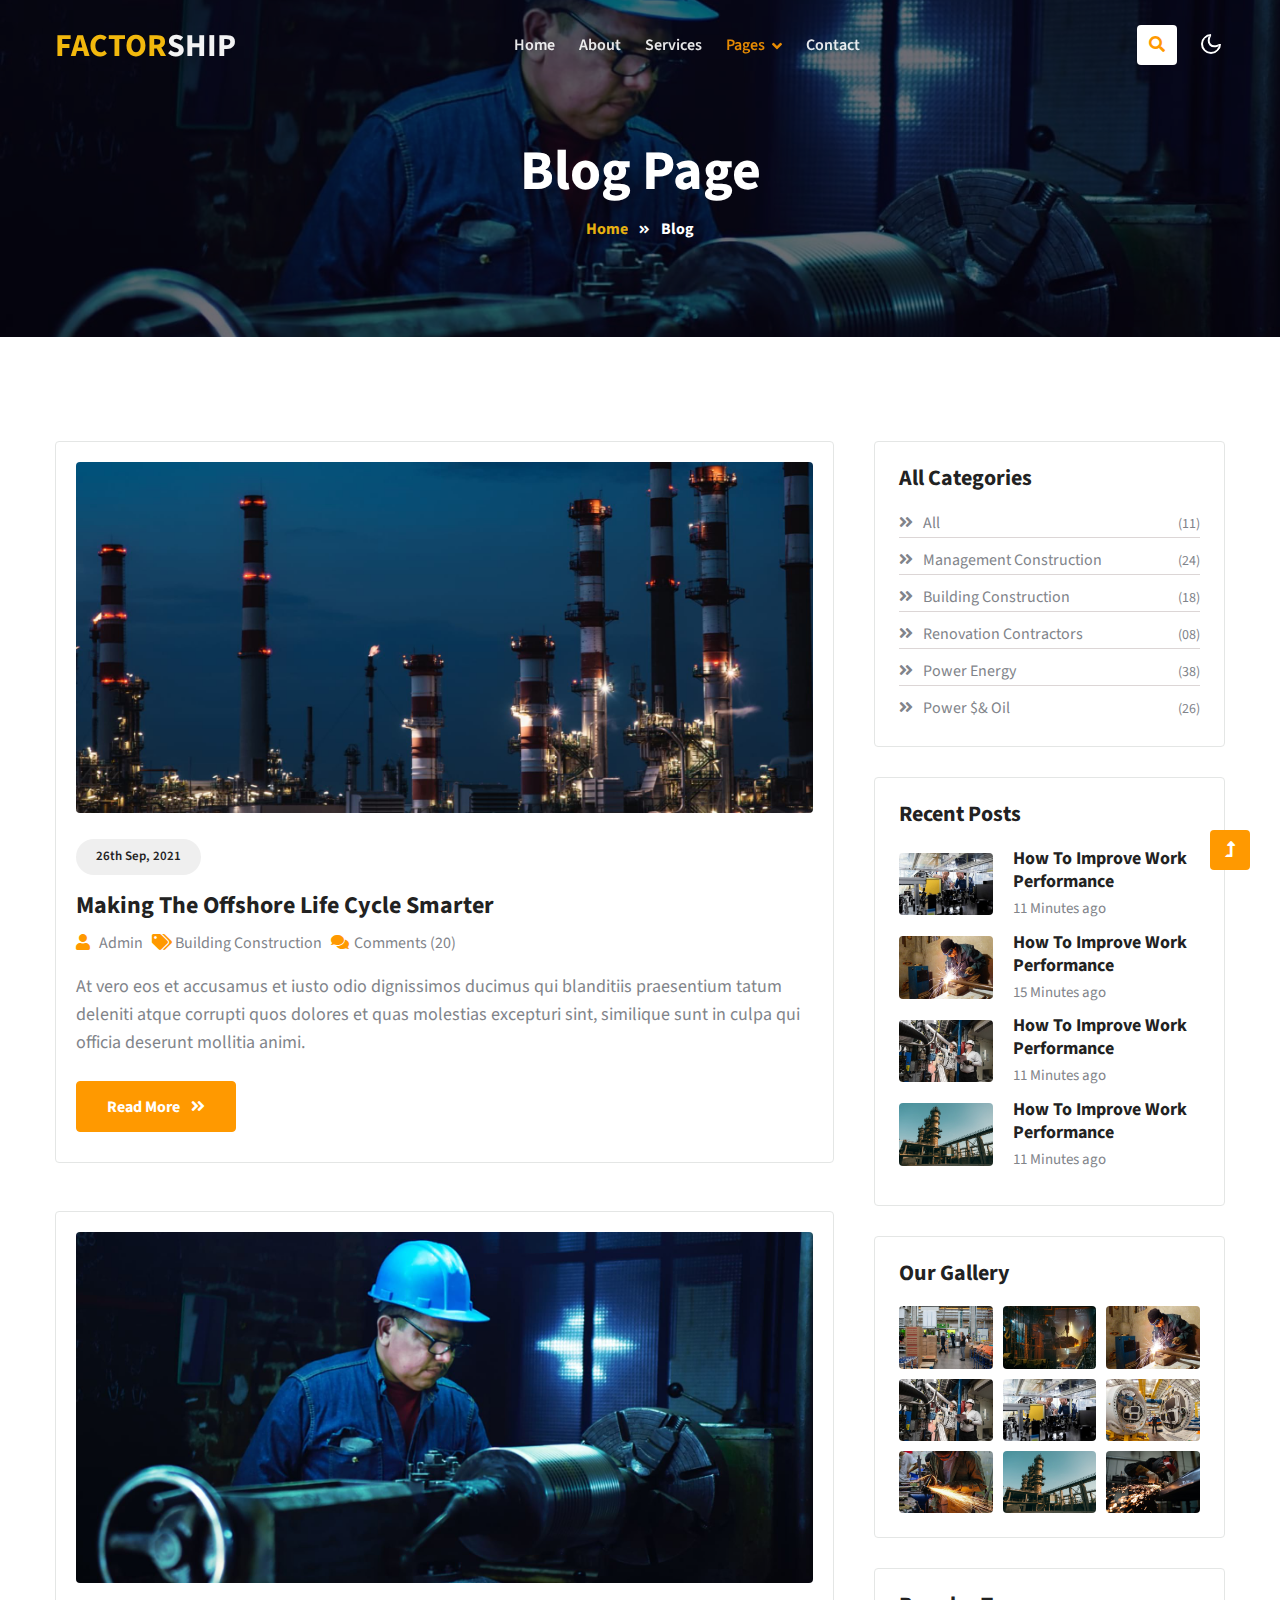
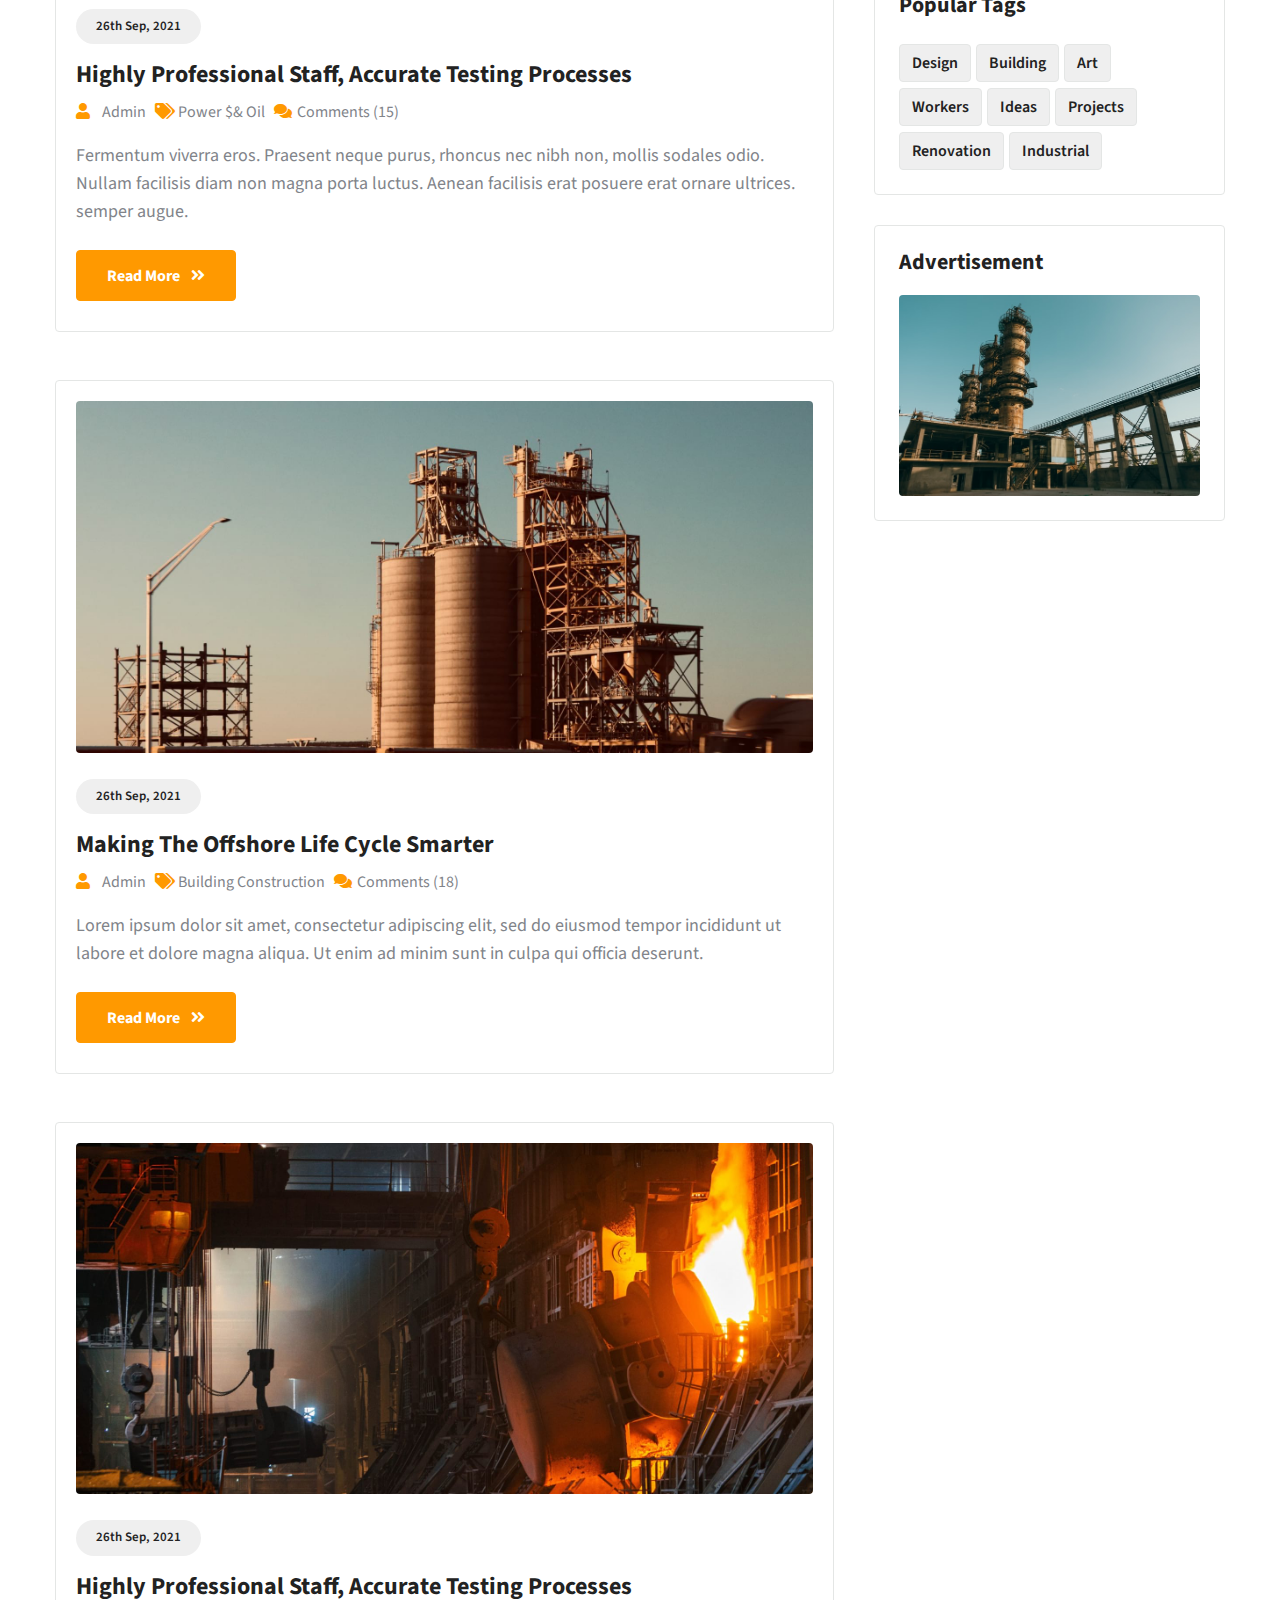
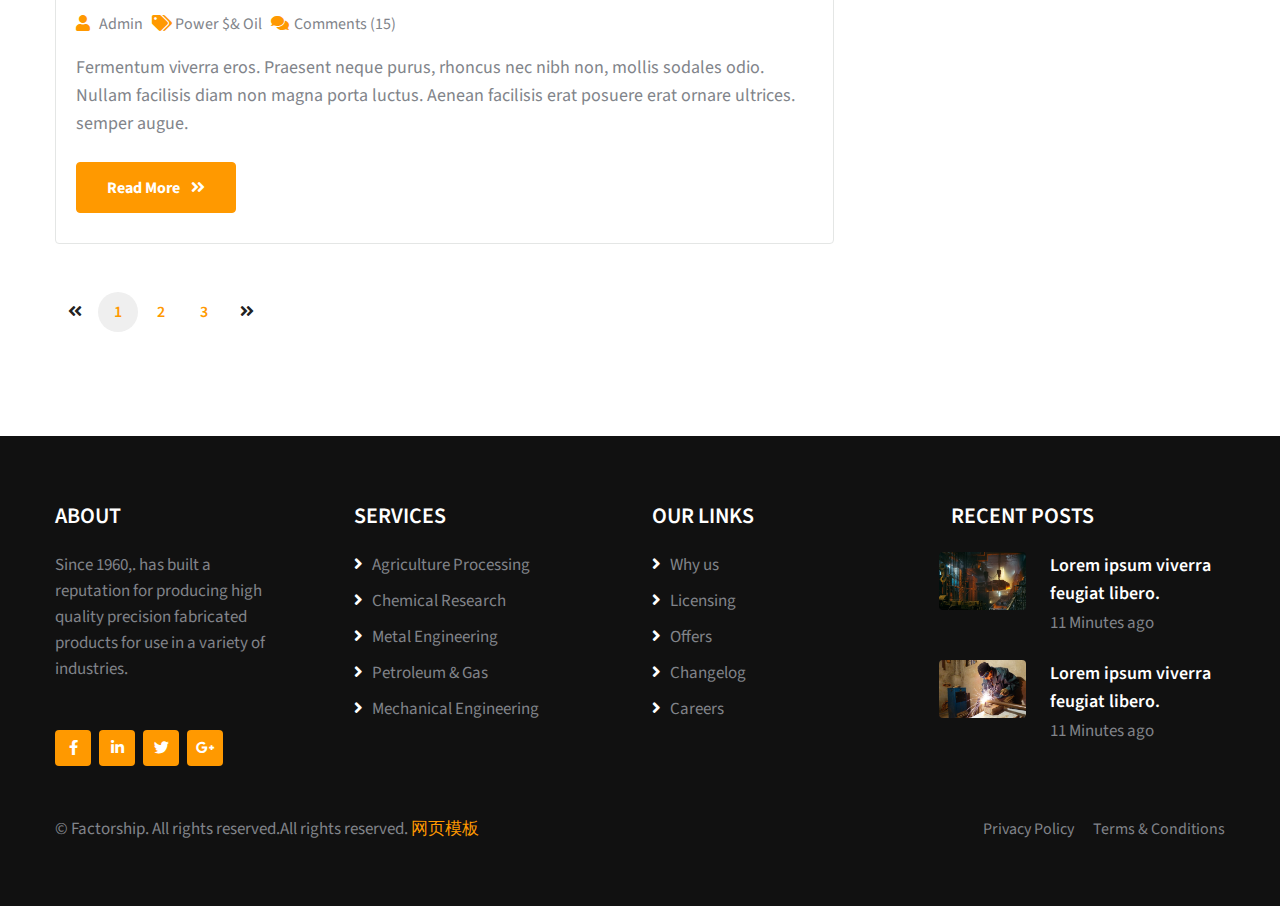
<file: blog.html>
<!doctype html>
<html lang="en">

<head>
    <!-- Required meta tags -->
    <meta charset="utf-8">
    <meta name="viewport" content="width=device-width, initial-scale=1, shrink-to-fit=no">
    <title>Factorship - Industrial Category Bootstrap Responsive Template | Blog</title>
    <!-- google fonts -->
    <link href="https://fonts.googleapis.com/css2?family=Source+Sans+Pro:ital,wght@0,400;0,600;0,700;1,600&display=swap" rel="stylesheet">
    <!-- Template CSS -->
    <link rel="stylesheet" href="assets/css/style-liberty.css">
</head>

<body>
    <!--/Header-->
    <header id="site-header" class="fixed-top">
        <div class="container">
            <nav class="navbar navbar-expand-lg navbar-light stroke py-lg-0">
                <h1><a class="navbar-brand" href="index.html">
                        <span class="sub-color">Factor</span>ship
                    </a></h1>
                <button class="navbar-toggler collapsed" type="button" data-bs-toggle="collapse" data-bs-target="#navbarScroll" aria-controls="navbarScroll" aria-expanded="false" aria-label="Toggle navigation">
                    <span class="navbar-toggler-icon fa icon-expand fa-bars"></span>
                    <span class="navbar-toggler-icon fa icon-close fa-times"></span>
                </button>
                <div class="collapse navbar-collapse" id="navbarScroll">
                    <ul class="navbar-nav mx-lg-auto my-2 my-lg-0 navbar-nav-scroll">
                        <li class="nav-item">
                            <a class="nav-link" aria-current="page" href="index.html">Home</a>
                        </li>
                        <li class="nav-item">
                            <a class="nav-link" href="about.html">About</a>
                        </li>
                        <li class="nav-item">
                            <a class="nav-link" href="services.html">Services</a>
                        </li>
                        <li class="nav-item dropdown">
                            <a class="nav-link dropdown-toggle active" href="#Pages" id="navbarDropdown" role="button" data-bs-toggle="dropdown" aria-expanded="false">
                                Pages <span class="fa fa-angle-down ms-1"></span>
                            </a>
                            <ul class="dropdown-menu" aria-labelledby="navbarDropdown">
                                <li><a class="dropdown-item pt-2" href="blog.html">Blog Page</a></li>
                                <li><a class="dropdown-item" href="blog-single.html">Blog Single</a></li>

                                <li><a class="dropdown-item" href="email.html">Email Page</a></li>
                                <li><a class="dropdown-item" href="elements.html">Elements</a></li>

                                <li><a class="dropdown-item" href="landing.html">Landing Page</a></li>

                                <li><a class="dropdown-item" href="error.html">Error Page</a></li>
                            </ul>
                        </li>
                        <li class="nav-item">
                            <a class="nav-link" href="contact.html">Contact</a>
                        </li>
                    </ul>
                    <!--/search-->
                    <button id="trigger-overlay" class="searchw3-icon me-xl-4 me-lg-3" type="button"><i class="fas fa-search"></i></button>
                    <!-- open/close -->
                    <div class="overlay overlay-slidedown">
                        <button type="button" class="overlay-close"><i class="fas fa-times"></i></button>
                        <nav class="w3l-formhny">
                            <form action="#" method="GET" class="d-sm-flex search-header">
                                <input class="form-control me-2" type="search" placeholder="Search here..." aria-label="Search" required>
                                <button class="btn btn-style btn-secondary me-lg-3" type="submit">Search</button>
                            </form>
                        </nav>
                    </div>
                    <!--//search-->
                </div>
                <!-- toggle switch for light and dark theme -->
                <div class="mobile-position">
                    <nav class="navigation">
                        <div class="theme-switch-wrapper">
                            <label class="theme-switch" for="checkbox">
                                <input type="checkbox" id="checkbox">
                                <div class="mode-container">
                                    <i class="gg-sun"></i>
                                    <i class="gg-moon"></i>
                                </div>
                            </label>
                        </div>
                    </nav>
                </div>
                <!-- //toggle switch for light and dark theme -->
            </nav>
        </div>
    </header>
    <!--//Header-->
    <!--/inner-page-->
    <div class="inner-banner py-5">
        <section class="w3l-breadcrumb text-left py-sm-5 ">
            <div class="container">
                <div class="w3breadcrumb-gids">
                    <div class="w3breadcrumb-left text-left">
                        <h2 class="inner-w3-title mt-sm-5 mt-4">
                            Blog Page </h2>

                    </div>
                    <div class="w3breadcrumb-right">
                        <ul class="breadcrumbs-custom-path">
                            <li><a href="index.html">Home</a></li>
                            <li class="active"><span class="fas fa-angle-double-right mx-2"></span> Blog </li>
                        </ul>
                    </div>
                </div>

            </div>
        </section>
    </div>
    <!--//inner-page-->
	<div style="margin: 8px auto; display: block; text-align:center;">

<!---728x90--->

 
</div>
    <!--/blog-section-->
    <section class="w3l-blog-single">
        <div class="single blog py-5">
            <div class="container py-lg-5 py-md-4">
                <div class="d-grid grid-colunm-2">
                    <!-- left side blog post content -->
                    <div class="single-left">
                        <div class="single-left1">
                            <div class="blg-img">
                                <a href="blog-single.html"><img src="assets/images/banner1.jpg" alt=" " class="img-fluid">
                                    <div class="bl-top">
                                        <h4>26th Sep, 2021</h4>
                                    </div>
                                </a>
                            </div>

                            <div class="btom-cont">
                                <h5 class="card-title"><a href="blog-single.html">Making The Offshore Life Cycle Smarter</a></h5>
                                <ul class="admin-post">
                                    <li>
                                        <a href="blog-single.html"><span class="fas fa-user"></span>Admin</a>
                                    </li>
                                    <li>
                                        <a href="blog-single.html"><span class="fas fa-tags"></span>Building Construction</a>
                                    </li>
                                    <li>
                                        <a href="blog-single.html"><span class="fas fa-comments"></span>Comments (20)</a>
                                    </li>
                                </ul>
                                <p class="">At vero eos et accusamus et iusto odio dignissimos ducimus qui blanditiis praesentium tatum
                                    deleniti atque corrupti quos dolores et quas molestias excepturi sint,
                                    similique sunt in culpa qui officia deserunt mollitia animi.</p>
                                <a href="blog-single.html" class="btn btn-style btn-primary mt-4">Read More <i class="fas fa-angle-double-right ms-2"></i></a>

                            </div>
                        </div>
                        <div class="single-left1 mt-5">
                            <div class="blg-img">
                                <a href="blog-single.html"><img src="assets/images/banner2.jpg" alt=" " class="img-fluid">
                                    <div class="bl-top">
                                        <h4>26th Sep, 2021</h4>
                                    </div>
                                </a>
                            </div>
                            <div class="btom-cont">
                                <h5 class="card-title"><a href="blog-single.html">Highly Professional Staff, Accurate Testing Processes</a></h5>
                                <ul class="admin-post">
                                    <li>
                                        <a href="blog-single.html"><span class="fas fa-user"></span> Admin</a>
                                    </li>
                                    <li>
                                        <a href="blog-single.html"><span class="fas fa-tags"></span>Power $& Oil</a>
                                    </li>
                                    <li>
                                        <a href="blog-single.html"><span class="fas fa-comments"></span>Comments (15)</a>
                                    </li>
                                </ul>
                                <p class="">Fermentum viverra eros. Praesent neque purus, rhoncus nec nibh non, mollis
                                    sodales odio. Nullam
                                    facilisis diam non magna porta luctus. Aenean facilisis erat posuere erat ornare
                                    ultrices.
                                    semper augue. </p>
                                <a href="blog-single.html" class="btn btn-style btn-primary mt-4">Read More <i class="fas fa-angle-double-right ms-2"></i></a>
                            </div>
                        </div>

                        <div class="single-left1 mt-5">
                            <div class="blg-img">
                                <a href="blog-single.html"><img src="assets/images/banner3.jpg" alt=" " class="img-fluid">
                                    <div class="bl-top">
                                        <h4>26th Sep, 2021</h4>
                                    </div>
                                </a>
                            </div>
                            <div class="btom-cont">
                                <h5 class="card-title"><a href="blog-single.html">Making The Offshore Life Cycle Smarter</a> </h5>
                                <ul class="admin-post">
                                    <li>
                                        <a href="blog-single.html"><span class="fas fa-user"></span> Admin</a>
                                    </li>
                                    <li>
                                        <a href="blog-single.html"><span class="fas fa-tags"></span>Building Construction</a>
                                    </li>
                                    <li>
                                        <a href="blog-single.html"><span class="fas fa-comments"></span>Comments (18)</a>
                                    </li>
                                </ul>
                                <p class="">Lorem ipsum dolor sit amet, consectetur adipiscing elit, sed do eiusmod tempor incididunt ut
                                    labore et dolore magna aliqua. Ut enim ad minim sunt in culpa qui officia deserunt. </p>
                                <a href="blog-single.html" class="btn btn-style btn-primary mt-4">Read More <i class="fas fa-angle-double-right ms-2"></i></a>
                            </div>
                        </div>
                        <div class="single-left1 mt-5">
                            <div class="blg-img">
                                <a href="blog-single.html"><img src="assets/images/banner4.jpg" alt=" " class="img-fluid">
                                    <div class="bl-top">
                                        <h4>26th Sep, 2021</h4>
                                    </div>
                                </a>
                            </div>
                            <div class="btom-cont">
                                <h5 class="card-title"><a href="blog-single.html">Highly Professional Staff, Accurate Testing Processes</a></h5>
                                <ul class="admin-post">
                                    <li>
                                        <a href="blog-single.html"><span class="fas fa-user"></span>Admin</a>
                                    </li>
                                    <li>
                                        <a href="blog-single.html"><span class="fas fa-tags"></span>Power $& Oil</a>
                                    </li>
                                    <li>
                                        <a href="blog-single.html"><span class="fas fa-comments"></span>Comments (15)</a>
                                    </li>
                                </ul>
                                <p class="">Fermentum viverra eros. Praesent neque purus, rhoncus nec nibh non, mollis
                                    sodales odio. Nullam
                                    facilisis diam non magna porta luctus. Aenean facilisis erat posuere erat ornare
                                    ultrices.
                                    semper augue. </p>
                                <a href="blog-single.html" class="btn btn-style btn-primary mt-4">Read More <i class="fas fa-angle-double-right ms-2"></i></a>
                            </div>
                        </div>
                        <!-- pagination -->
                        <div class="pagination">
                            <ul>
                                <li> <a href="#none" class="not-allowed" disabled="">
                                        <span class="fa fa-angle-double-left" aria-hidden="true"></span>
                                    </a>
                                </li>
                                <li><a class="active" href="#page">1</a></li>
                                <li>
                                    <a href="#page">2</a>
                                </li>
                                <li>
                                    <a href="#page">3</a>
                                </li>
                                <li>
                                    <a href="#page"><span class="fa fa-angle-double-right" aria-hidden="true"></span>
                                    </a>
                                </li>
                            </ul>
                        </div>
                    </div>
                    <!-- left side blog post content -->

                    <!-- right side bar -->
                    <div class="right-side-bar">

                        <aside class="posts p-4">
                            <h3 class="aside-title">All Categories</h3>
                            <ul class="category">
                                <li><a href="#link"><span class="fas fa-angle-double-right"></span>All <label> (11)</label></a></li>
                                <li><a href="#link"><span class="fas fa-angle-double-right"></span> Management Construction<label>(24)</label></a></li>
                                <li><a href="#link"><span class="fas fa-angle-double-right"></span> Building Construction<label>(18)</label></a></li>
                                <li><a href="#link"><span class="fas fa-angle-double-right"></span> Renovation Contractors <label>(08)</label></a></li>
                                <li><a href="#link"><span class="fas fa-angle-double-right"></span> Power Energy <label>(38)</label></a></li>
                                <li><a href="#link"><span class="fas fa-angle-double-right"></span> Power $& Oil<label>(26)</label></a></li>

                            </ul>
                        </aside>
                        <aside class="posts p-4">
                            <h3 class="aside-title">Recent Posts</h3>
                            <div class="posts-grids">
                                <div class="posts-grid-inner">
                                    <div class="posts-grid-left ps-0">
                                        <a href="blog-single.html">
                                            <img src="assets/images/g5.jpg" alt=" " class="img-fluid">
                                        </a>
                                    </div>
                                    <div class="posts-grid-right">
                                        <h4>
                                            <a href="blog-single.html" class="text-bl">How to improve work performance</a>
                                        </h4>
                                        <span class="price"> 11 Minutes ago</span>
                                    </div>
                                </div>
                                <div class="posts-grid-inner">
                                    <div class="posts-grid-left ps-0">
                                        <a href="blog-single.html">
                                            <img src="assets/images/g3.jpg" alt=" " class="img-fluid">
                                        </a>
                                    </div>
                                    <div class="posts-grid-right">
                                        <h4>
                                            <a href="blog-single.html" class="text-bl">How to improve work performance</a>
                                        </h4>
                                        <span class="price"> 15 Minutes ago</span>
                                    </div>
                                </div>
                                <div class="posts-grid-inner">
                                    <div class="posts-grid-left ps-0">
                                        <a href="blog-single.html">
                                            <img src="assets/images/g4.jpg" alt=" " class="img-fluid">
                                        </a>
                                    </div>
                                    <div class="posts-grid-right">
                                        <h4>
                                            <a href="blog-single.html" class="text-bl">How to improve work performance</a>
                                        </h4>
                                        <span class="price"> 11 Minutes ago </span>
                                    </div>
                                </div>
                                <div class="posts-grid-inner">
                                    <div class="posts-grid-left ps-0">
                                        <a href="blog-single.html">
                                            <img src="assets/images/g8.jpg" alt=" " class="img-fluid">
                                        </a>
                                    </div>
                                    <div class="posts-grid-right">
                                        <h4>
                                            <a href="blog-single.html" class="text-bl">How to improve work performance</a>
                                        </h4>
                                        <span class="price"> 11 Minutes ago </span>
                                    </div>
                                </div>
                            </div>
                        </aside>

                        <aside class="posts p-4">
                            <h3 class="aside-title">Our Gallery</h3>
                            <div class="posts-grid">
                                <a href="blog-single.html">
                                    <img src="assets/images/g1.jpg" alt=" " class="img-fluid">
                                </a>
                                <a href="blog-single.html">
                                    <img src="assets/images/g2.jpg" alt=" " class="img-fluid">
                                </a>
                                <a href="blog-single.html">
                                    <img src="assets/images/g3.jpg" alt=" " class="img-fluid">
                                </a>
                                <a href="blog-single.html">
                                    <img src="assets/images/g4.jpg" alt=" " class="img-fluid">
                                </a>
                                <a href="blog-single.html">
                                    <img src="assets/images/g5.jpg" alt=" " class="img-fluid">
                                </a>
                                <a href="blog-single.html">
                                    <img src="assets/images/g6.jpg" alt=" " class="img-fluid">
                                </a>
                                <a href="blog-single.html">
                                    <img src="assets/images/g7.jpg" alt=" " class="img-fluid">
                                </a>
                                <a href="blog-single.html">
                                    <img src="assets/images/g8.jpg" alt=" " class="img-fluid">
                                </a>
                                <a href="blog-single.html">
                                    <img src="assets/images/g9.jpg" alt=" " class="img-fluid">
                                </a>
                            </div>
                        </aside>
                        <aside class="posts p-4">
                            <h3 class="aside-title">Popular Tags</h3>
                            <ul class="tags-list">
                                <li><a href="#url">Design</a></li>
                                <li> <a href="#url">Building</a></li>
                                <li><a href="#url">Art</a></li>
                                <li><a href="#url">Workers</a></li>
                                <li><a href="#url">Ideas</a></li>
                                <li><a href="#url">Projects</a></li>
                                <li><a href="#url">Renovation</a></li>
                                <li><a href="#url">
                                        Industrial</a></li>

                            </ul>
                        </aside>
                        <aside class="posts p-4">
                            <h3 class="aside-title">Advertisement</h3>
                            <a href="blog-single.html">
                                <img src="assets/images/g8.jpg" alt=" " class="img-fluid">
                            </a>
                        </aside>
                    </div>
                    <!-- //right side bar -->
                </div>
            </div>
        </div>
    </section>
    <!--//blog-section-->
	<div style="margin: 8px auto; display: block; text-align:center;">

<!---728x90--->
 
</div>
    <!--/footer-9-->
    <footer class="w3l-footer9">
        <section class="footer-inner-main py-5">
            <div class="container py-md-3">
                <div class="right-side">
                    <div class="row footer-hny-grids sub-columns">
                        <div class="col-lg-3 sub-one-left">
                            <h6>About </h6>
                            <p class="footer-phny pe-lg-5">Since 1960,. has built a reputation for producing high quality precision fabricated products for use in a variety of industries.</p>
                            <div class="columns-2 mt-lg-5 mt-4">
                                <ul class="social">
                                    <li><a href="#facebook"><span class="fab fa-facebook-f"></span></a>
                                    </li>
                                    <li><a href="#linkedin"><span class="fab fa-linkedin-in"></span></a>
                                    </li>
                                    <li><a href="#twitter"><span class="fab fa-twitter"></span></a>
                                    </li>
                                    <li><a href="#google"><span class="fab fa-google-plus-g"></span></a>
                                    </li>

                                </ul>
                            </div>
                        </div>
                        <div class="col-lg-3 sub-two-right">
                            <h6>Services</h6>
                            <ul>
                                <li><a href="#processing"><i class="fas fa-angle-right"></i> Agriculture Processing</a>
                                </li>
                                <li><a href="#research"><i class="fas fa-angle-right"></i> Chemical Research</a>
                                </li>
                                <li><a href="#metal"><i class="fas fa-angle-right"></i> Metal Engineering</a>
                                </li>
                                <li><a href="#gas"><i class="fas fa-angle-right"></i> Petroleum & Gas</a>
                                </li>
                                <li><a href="#work"><i class="fas fa-angle-right"></i> Mechanical Engineering</a></li>


                            </ul>
                        </div>
                        <div class="col-lg-3 sub-two-right">
                            <h6>Our Links</h6>
                            <ul>

                                <li><a href="#why"><i class="fas fa-angle-right"></i> Why us</a>
                                </li>
                                <li><a href="#licence"><i class="fas fa-angle-right"></i> Licensing
                                    </a>
                                </li>
                                <li><a href="#log"><i class="fas fa-angle-right"></i> Offers
                                    </a></li>
                                <li><a href="#log"><i class="fas fa-angle-right"></i> Changelog
                                    </a></li>
                                <li><a href="#career"><i class="fas fa-angle-right"></i> Careers</a></li>

                            </ul>
                        </div>
                        <div class="col-lg-3 sub-one-left">
                            <h6>Recent Posts </h6>
                            <div class="row fposts-grid-inner mb-4">
                                <div class="col-4 fposts-grid-left ps-0">
                                    <a href="blog-single.html">
                                        <img src="assets/images/g2.jpg" alt=" " class="img-fluid radius-image">
                                    </a>
                                </div>
                                <div class="col-8 fposts-grid-right">
                                    <h4>
                                        <a href="#home" class="text-bl text-left">Lorem ipsum viverra feugiat libero.</a>
                                    </h4>
                                    <p class="time"> 11 Minutes ago</p>
                                </div>
                            </div>
                            <div class="row fposts-grid-inner mb-4">
                                <div class="col-4 fposts-grid-left ps-0">
                                    <a href="blog-single.html">
                                        <img src="assets/images/g3.jpg" alt=" " class="img-fluid radius-image">
                                    </a>
                                </div>
                                <div class="col-8 fposts-grid-right">
                                    <h4>
                                        <a href="#home" class="text-bl text-left">Lorem ipsum viverra feugiat libero.</a>
                                    </h4>
                                    <p class="time"> 11 Minutes ago</p>
                                </div>
                            </div>

                        </div>
                    </div>
                </div>
                <div class="below-section mt-5">
                    <div class="copyright-footer">
                        <div class="columns text-left">
                            <p>© Factorship. All rights reserved.All rights reserved. <a target="_blank" href="http://www.mobanwang.com/" title="网页模板">网页模板</a></p>
                        </div>
                        <ul class="footer-w3list text-right">
                            <li><a href="#url">Privacy Policy</a>
                            </li>
                            <li><a href="#url">Terms &amp; Conditions</a>
                            </li>
                        </ul>
                    </div>

                </div>
            </div>
        </section>

        <!-- Js scripts -->
        <!-- move top -->
        <button onclick="topFunction()" id="movetop" title="Go to top">
            <span class="fas fa-level-up-alt" aria-hidden="true"></span>
        </button>
        <script>
            // When the user scrolls down 20px from the top of the document, show the button
            window.onscroll = function() {
                scrollFunction()
            };

            function scrollFunction() {
                if (document.body.scrollTop > 20 || document.documentElement.scrollTop > 20) {
                    document.getElementById("movetop").style.display = "block";
                } else {
                    document.getElementById("movetop").style.display = "none";
                }
            }

            // When the user clicks on the button, scroll to the top of the document
            function topFunction() {
                document.body.scrollTop = 0;
                document.documentElement.scrollTop = 0;
            }

        </script>
        <!-- //move top -->
    </footer>
    <!--//footer-9 -->
    <!-- Template JavaScript -->
    <script src="assets/js/jquery-3.3.1.min.js"></script>
    <script src="assets/js/theme-change.js"></script>
    <!--/search-->
    <script src="assets/js/modernizr.custom.js"></script>
    <script src="assets/js/classie.js"></script>
    <script src="assets/js/demo1.js"></script>
    <!--//search-->
    <!-- MENU-JS -->
    <script>
        $(window).on("scroll", function() {
            var scroll = $(window).scrollTop();

            if (scroll >= 80) {
                $("#site-header").addClass("nav-fixed");
            } else {
                $("#site-header").removeClass("nav-fixed");
            }
        });

        //Main navigation Active Class Add Remove
        $(".navbar-toggler").on("click", function() {
            $("header").toggleClass("active");
        });
        $(document).on("ready", function() {
            if ($(window).width() > 991) {
                $("header").removeClass("active");
            }
            $(window).on("resize", function() {
                if ($(window).width() > 991) {
                    $("header").removeClass("active");
                }
            });
        });

    </script>
    <!-- //MENU-JS -->

    <!-- disable body scroll which navbar is in active -->
    <script>
        $(function() {
            $('.navbar-toggler').click(function() {
                $('body').toggleClass('noscroll');
            })
        });

    </script>
    <!-- //disable body scroll which navbar is in active -->
    <!-- //bootstrap -->
    <script src="assets/js/bootstrap.min.js"></script>


</body>

</html>
</file>
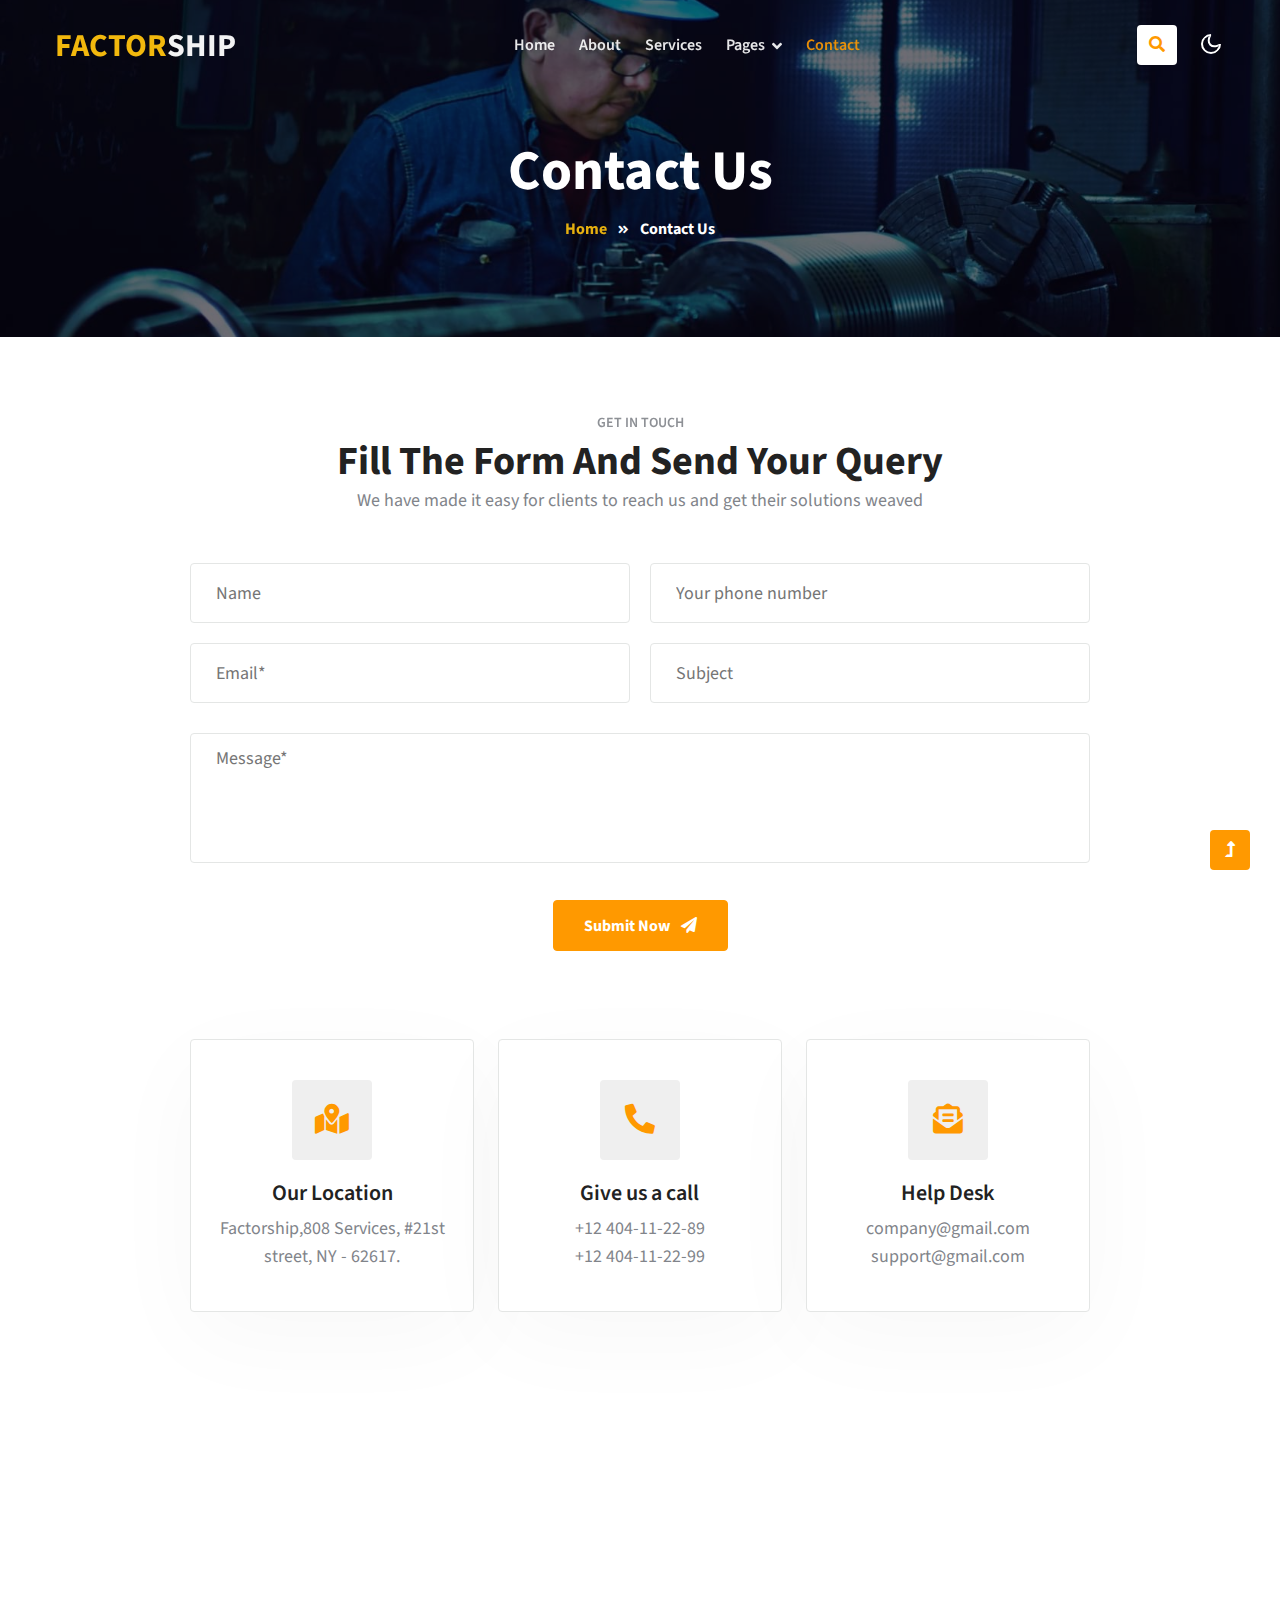
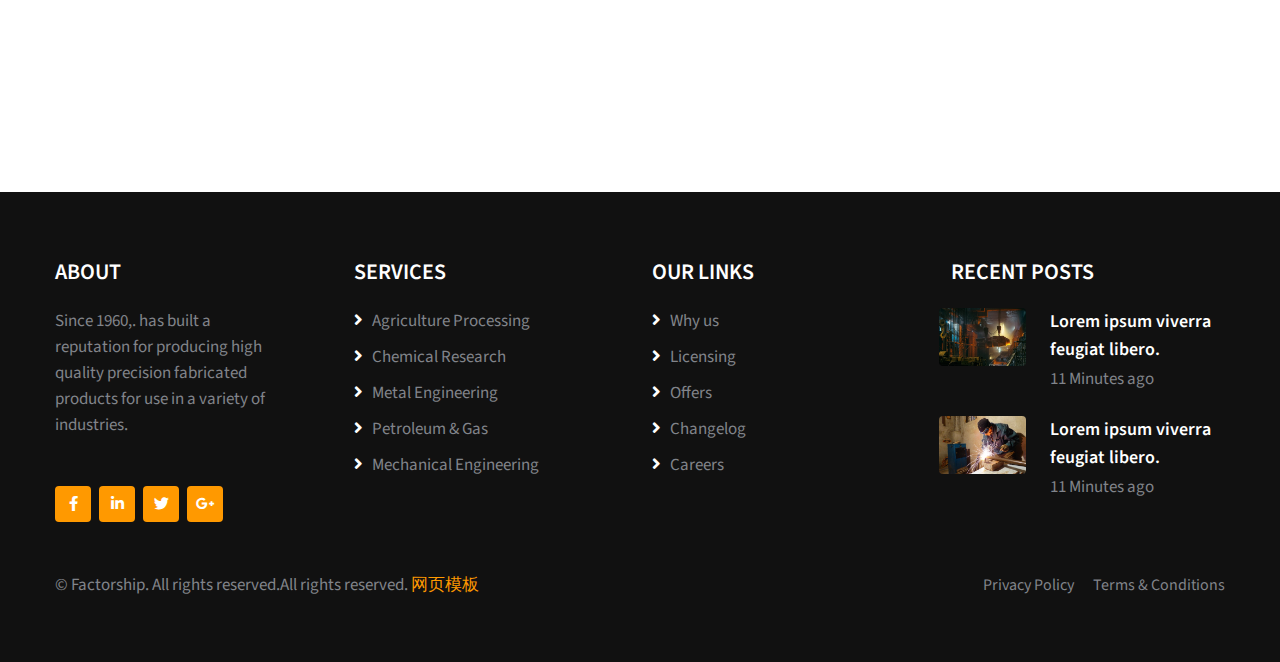
<file: contact.html>
<!doctype html>
<html lang="en">

<head>
    <!-- Required meta tags -->
    <meta charset="utf-8">
    <meta name="viewport" content="width=device-width, initial-scale=1, shrink-to-fit=no">
    <title>Factorship - Industrial Category Bootstrap Responsive Template | Contact</title>
    <!-- google fonts -->
    <link href="https://fonts.googleapis.com/css2?family=Source+Sans+Pro:ital,wght@0,400;0,600;0,700;1,600&display=swap" rel="stylesheet">
    <!-- Template CSS -->
    <link rel="stylesheet" href="assets/css/style-liberty.css">
</head>

<body>
    <!--/Header-->
    <header id="site-header" class="fixed-top">
        <div class="container">
            <nav class="navbar navbar-expand-lg navbar-light stroke py-lg-0">
                <h1><a class="navbar-brand" href="index.html">
                        <span class="sub-color">Factor</span>ship
                    </a></h1>
                <button class="navbar-toggler collapsed" type="button" data-bs-toggle="collapse" data-bs-target="#navbarScroll" aria-controls="navbarScroll" aria-expanded="false" aria-label="Toggle navigation">
                    <span class="navbar-toggler-icon fa icon-expand fa-bars"></span>
                    <span class="navbar-toggler-icon fa icon-close fa-times"></span>
                </button>
                <div class="collapse navbar-collapse" id="navbarScroll">
                    <ul class="navbar-nav mx-lg-auto my-2 my-lg-0 navbar-nav-scroll">
                        <li class="nav-item">
                            <a class="nav-link" aria-current="page" href="index.html">Home</a>
                        </li>
                        <li class="nav-item">
                            <a class="nav-link" href="about.html">About</a>
                        </li>
                        <li class="nav-item">
                            <a class="nav-link" href="services.html">Services</a>
                        </li>
                        <li class="nav-item dropdown">
                            <a class="nav-link dropdown-toggle" href="#Pages" id="navbarDropdown" role="button" data-bs-toggle="dropdown" aria-expanded="false">
                                Pages <span class="fa fa-angle-down ms-1"></span>
                            </a>
                            <ul class="dropdown-menu" aria-labelledby="navbarDropdown">
                                <li><a class="dropdown-item pt-2" href="blog.html">Blog Page</a></li>
                                <li><a class="dropdown-item" href="blog-single.html">Blog Single</a></li>

                                <li><a class="dropdown-item" href="email.html">Email Page</a></li>
                                <li><a class="dropdown-item" href="elements.html">Elements</a></li>

                                <li><a class="dropdown-item" href="landing.html">Landing Page</a></li>

                                <li><a class="dropdown-item" href="error.html">Error Page</a></li>
                            </ul>
                        </li>
                        <li class="nav-item">
                            <a class="nav-link active" href="contact.html">Contact</a>
                        </li>
                    </ul>
                    <!--/search-->
                    <button id="trigger-overlay" class="searchw3-icon me-xl-4 me-lg-3" type="button"><i class="fas fa-search"></i></button>
                    <!-- open/close -->
                    <div class="overlay overlay-slidedown">
                        <button type="button" class="overlay-close"><i class="fas fa-times"></i></button>
                        <nav class="w3l-formhny">
                            <form action="#" method="GET" class="d-sm-flex search-header">
                                <input class="form-control me-2" type="search" placeholder="Search here..." aria-label="Search" required>
                                <button class="btn btn-style btn-secondary me-lg-3" type="submit">Search</button>
                            </form>
                        </nav>
                    </div>
                    <!--//search-->
                </div>
                <!-- toggle switch for light and dark theme -->
                <div class="mobile-position">
                    <nav class="navigation">
                        <div class="theme-switch-wrapper">
                            <label class="theme-switch" for="checkbox">
                                <input type="checkbox" id="checkbox">
                                <div class="mode-container">
                                    <i class="gg-sun"></i>
                                    <i class="gg-moon"></i>
                                </div>
                            </label>
                        </div>
                    </nav>
                </div>
                <!-- //toggle switch for light and dark theme -->
            </nav>
        </div>
    </header>
    <!--//Header-->
    <!--/inner-page-->
    <div class="inner-banner py-5">
        <section class="w3l-breadcrumb text-left py-sm-5 ">
            <div class="container">
                <div class="w3breadcrumb-gids">
                    <div class="w3breadcrumb-left text-left">
                        <h2 class="inner-w3-title mt-sm-5 mt-4">
                            Contact Us </h2>
                    </div>
                    <div class="w3breadcrumb-right">
                        <ul class="breadcrumbs-custom-path">
                            <li><a href="index.html">Home</a></li>
                            <li class="active"><span class="fas fa-angle-double-right mx-2"></span> Contact Us</li>
                        </ul>
                    </div>
                </div>

            </div>
        </section>
    </div>
    <!--//inner-page-->
	<div style="margin: 8px auto; display: block; text-align:center;">

<!---728x90--->

 
</div>
    <!-- contact-form -->
    <section class="w3l-contact-main" id="contact">
        <div class="contact-infhny py-5 pb-0">
            <div class="container py-lg-3 pb-0">
                <div class="top-map">
                    <div class="map-content-9">
                        <form action="#" method="post">
                            <div class="form-top1">
                                <div class="w3header-section text-center">
                                    <h6 class="title-subw3hny">Get In Touch </h6>
                                    <h3 class="title-w3l mb-0">
                                        Fill the form and send your query</h3>
                                    <p class="mb-lg-5 mb-4 text-center">We have made it easy for clients to reach us and
                                        get
                                        their solutions
                                        weaved</p>
                                </div>

                                <div class="form-top">
                                    <div class="form-top-left">
                                        <input type="text" name="w3lName" id="w3lName" placeholder="Name" required="">
                                        <input type="number" name="w3lPhone" placeholder="Your phone number" required="">
                                        <input type="email" name="w3lSender" id="w3lSender" placeholder="Email*" required="">
                                        <input type="text" name="w3lSubject" id="w3lName" placeholder="Subject" required="">
                                    </div>
                                    <div class="form-top-righ">
                                        <textarea name="w3lMessage" id="w3lMessage" placeholder="Message*" required=""></textarea>
                                    </div>
                                </div>
                                <div class="text-lg-right text-center">
                                    <button type="submit" class="btn btn-style btn-primary">Submit Now <i class="fas fa-paper-plane ms-2"></i></button>
                                </div>
                            </div>
                        </form>
                    </div>
                </div>
            </div>
        </div>
    </section>
    <!-- //contact-form -->
    <!-- contact-form -->
    <section class="w3l-contact-main py-5" id="contact2">
        <div class="container py-md-4 py-3">
            <div class="w3l-contact-info top-map">
                <div class="row contact-infos justify-content-center">
                    <div class="col-lg-4 col-md-6">
                        <div class="single-contact-infos">
                            <div class="icon-box"> <span class="fas fa-map-marked-alt"></span></div>
                            <div class="text-box">
                                <h3 class="mb-2">Our Location</h3>
                                <p>Factorship,808 Services, #21st street, NY - 62617.</p>
                            </div>
                        </div>
                    </div>
                    <div class="col-lg-4 col-md-6 mt-md-0 mt-4">
                        <div class="single-contact-infos">
                            <div class="icon-box"> <span class="fas fa-phone-alt"></span></div>
                            <div class="text-box">
                                <h3 class="mb-2">Give us a call</h3>
                                <p><a href="tel:+12 404-11-22-89">+12 404-11-22-89</a></p>
                                <p><a href="tel:+12 404-11-22-99">+12 404-11-22-99</a></p>
                            </div>
                        </div>
                    </div>
                    <div class="col-lg-4 col-md-6 mt-lg-0 mt-4">
                        <div class="single-contact-infos">
                            <div class="icon-box"> <span class="fas fa-envelope-open-text"></span></div>
                            <div class="text-box">
                                <h3 class="mb-2">Help Desk</h3>
                                <p> company@gmail.com</p>
                                <p> support@gmail.com</p>
                            </div>
                        </div>
                    </div>
                </div>
            </div>
        </div>
    </section>

    <!-- contact map -->
    <section class="w3l-contact-main" id="contact">
        <div class="map">
            <iframe src="https://www.amap.com/" sandbox="" allowfullscreen=""></iframe>
        </div>
    </section>
    <!-- //contact map -->
<div style="margin: 8px auto; display: block; text-align:center;">

<!---728x90--->
 
</div>
    <!--/footer-9-->
    <footer class="w3l-footer9">
        <section class="footer-inner-main py-5">
            <div class="container py-md-3">
                <div class="right-side">
                    <div class="row footer-hny-grids sub-columns">
                        <div class="col-lg-3 sub-one-left">
                            <h6>About </h6>
                            <p class="footer-phny pe-lg-5">Since 1960,. has built a reputation for producing high quality precision fabricated products for use in a variety of industries.</p>
                            <div class="columns-2 mt-lg-5 mt-4">
                                <ul class="social">
                                    <li><a href="#facebook"><span class="fab fa-facebook-f"></span></a>
                                    </li>
                                    <li><a href="#linkedin"><span class="fab fa-linkedin-in"></span></a>
                                    </li>
                                    <li><a href="#twitter"><span class="fab fa-twitter"></span></a>
                                    </li>
                                    <li><a href="#google"><span class="fab fa-google-plus-g"></span></a>
                                    </li>

                                </ul>
                            </div>
                        </div>
                        <div class="col-lg-3 sub-two-right">
                            <h6>Services</h6>
                            <ul>
                                <li><a href="#processing"><i class="fas fa-angle-right"></i> Agriculture Processing</a>
                                </li>
                                <li><a href="#research"><i class="fas fa-angle-right"></i> Chemical Research</a>
                                </li>
                                <li><a href="#metal"><i class="fas fa-angle-right"></i> Metal Engineering</a>
                                </li>
                                <li><a href="#gas"><i class="fas fa-angle-right"></i> Petroleum & Gas</a>
                                </li>
                                <li><a href="#work"><i class="fas fa-angle-right"></i> Mechanical Engineering</a></li>


                            </ul>
                        </div>
                        <div class="col-lg-3 sub-two-right">
                            <h6>Our Links</h6>
                            <ul>

                                <li><a href="#why"><i class="fas fa-angle-right"></i> Why us</a>
                                </li>
                                <li><a href="#licence"><i class="fas fa-angle-right"></i> Licensing
                                    </a>
                                </li>
                                <li><a href="#log"><i class="fas fa-angle-right"></i> Offers
                                    </a></li>
                                <li><a href="#log"><i class="fas fa-angle-right"></i> Changelog
                                    </a></li>
                                <li><a href="#career"><i class="fas fa-angle-right"></i> Careers</a></li>

                            </ul>
                        </div>
                        <div class="col-lg-3 sub-one-left">
                            <h6>Recent Posts </h6>
                            <div class="row fposts-grid-inner mb-4">
                                <div class="col-4 fposts-grid-left ps-0">
                                    <a href="blog-single.html">
                                        <img src="assets/images/g2.jpg" alt=" " class="img-fluid radius-image">
                                    </a>
                                </div>
                                <div class="col-8 fposts-grid-right">
                                    <h4>
                                        <a href="#home" class="text-bl text-left">Lorem ipsum viverra feugiat libero.</a>
                                    </h4>
                                    <p class="time"> 11 Minutes ago</p>
                                </div>
                            </div>
                            <div class="row fposts-grid-inner mb-4">
                                <div class="col-4 fposts-grid-left ps-0">
                                    <a href="blog-single.html">
                                        <img src="assets/images/g3.jpg" alt=" " class="img-fluid radius-image">
                                    </a>
                                </div>
                                <div class="col-8 fposts-grid-right">
                                    <h4>
                                        <a href="#home" class="text-bl text-left">Lorem ipsum viverra feugiat libero.</a>
                                    </h4>
                                    <p class="time"> 11 Minutes ago</p>
                                </div>
                            </div>

                        </div>
                    </div>
                </div>
                <div class="below-section mt-5">
                    <div class="copyright-footer">
                        <div class="columns text-left">
                            <p>© Factorship. All rights reserved.All rights reserved. <a target="_blank" href="http://www.mobanwang.com/" title="网页模板">网页模板</a></p>
                        </div>
                        <ul class="footer-w3list text-right">
                            <li><a href="#url">Privacy Policy</a>
                            </li>
                            <li><a href="#url">Terms &amp; Conditions</a>
                            </li>
                        </ul>
                    </div>

                </div>
            </div>
        </section>

        <!-- Js scripts -->
        <!-- move top -->
        <button onclick="topFunction()" id="movetop" title="Go to top">
            <span class="fas fa-level-up-alt" aria-hidden="true"></span>
        </button>
        <script>
            // When the user scrolls down 20px from the top of the document, show the button
            window.onscroll = function() {
                scrollFunction()
            };

            function scrollFunction() {
                if (document.body.scrollTop > 20 || document.documentElement.scrollTop > 20) {
                    document.getElementById("movetop").style.display = "block";
                } else {
                    document.getElementById("movetop").style.display = "none";
                }
            }

            // When the user clicks on the button, scroll to the top of the document
            function topFunction() {
                document.body.scrollTop = 0;
                document.documentElement.scrollTop = 0;
            }

        </script>
        <!-- //move top -->
    </footer>
    <!--//footer-9 -->
    <!-- Template JavaScript -->
    <script src="assets/js/jquery-3.3.1.min.js"></script>
    <script src="assets/js/theme-change.js"></script>
    <!--/search-->
    <script src="assets/js/modernizr.custom.js"></script>
    <script src="assets/js/classie.js"></script>
    <script src="assets/js/demo1.js"></script>
    <!--//search-->
    <!-- MENU-JS -->
    <script>
        $(window).on("scroll", function() {
            var scroll = $(window).scrollTop();

            if (scroll >= 80) {
                $("#site-header").addClass("nav-fixed");
            } else {
                $("#site-header").removeClass("nav-fixed");
            }
        });

        //Main navigation Active Class Add Remove
        $(".navbar-toggler").on("click", function() {
            $("header").toggleClass("active");
        });
        $(document).on("ready", function() {
            if ($(window).width() > 991) {
                $("header").removeClass("active");
            }
            $(window).on("resize", function() {
                if ($(window).width() > 991) {
                    $("header").removeClass("active");
                }
            });
        });

    </script>
    <!-- //MENU-JS -->

    <!-- disable body scroll which navbar is in active -->
    <script>
        $(function() {
            $('.navbar-toggler').click(function() {
                $('body').toggleClass('noscroll');
            })
        });

    </script>
    <!-- //disable body scroll which navbar is in active -->
    <!-- //bootstrap -->
    <script src="assets/js/bootstrap.min.js"></script>


</body>

</html>
</file>
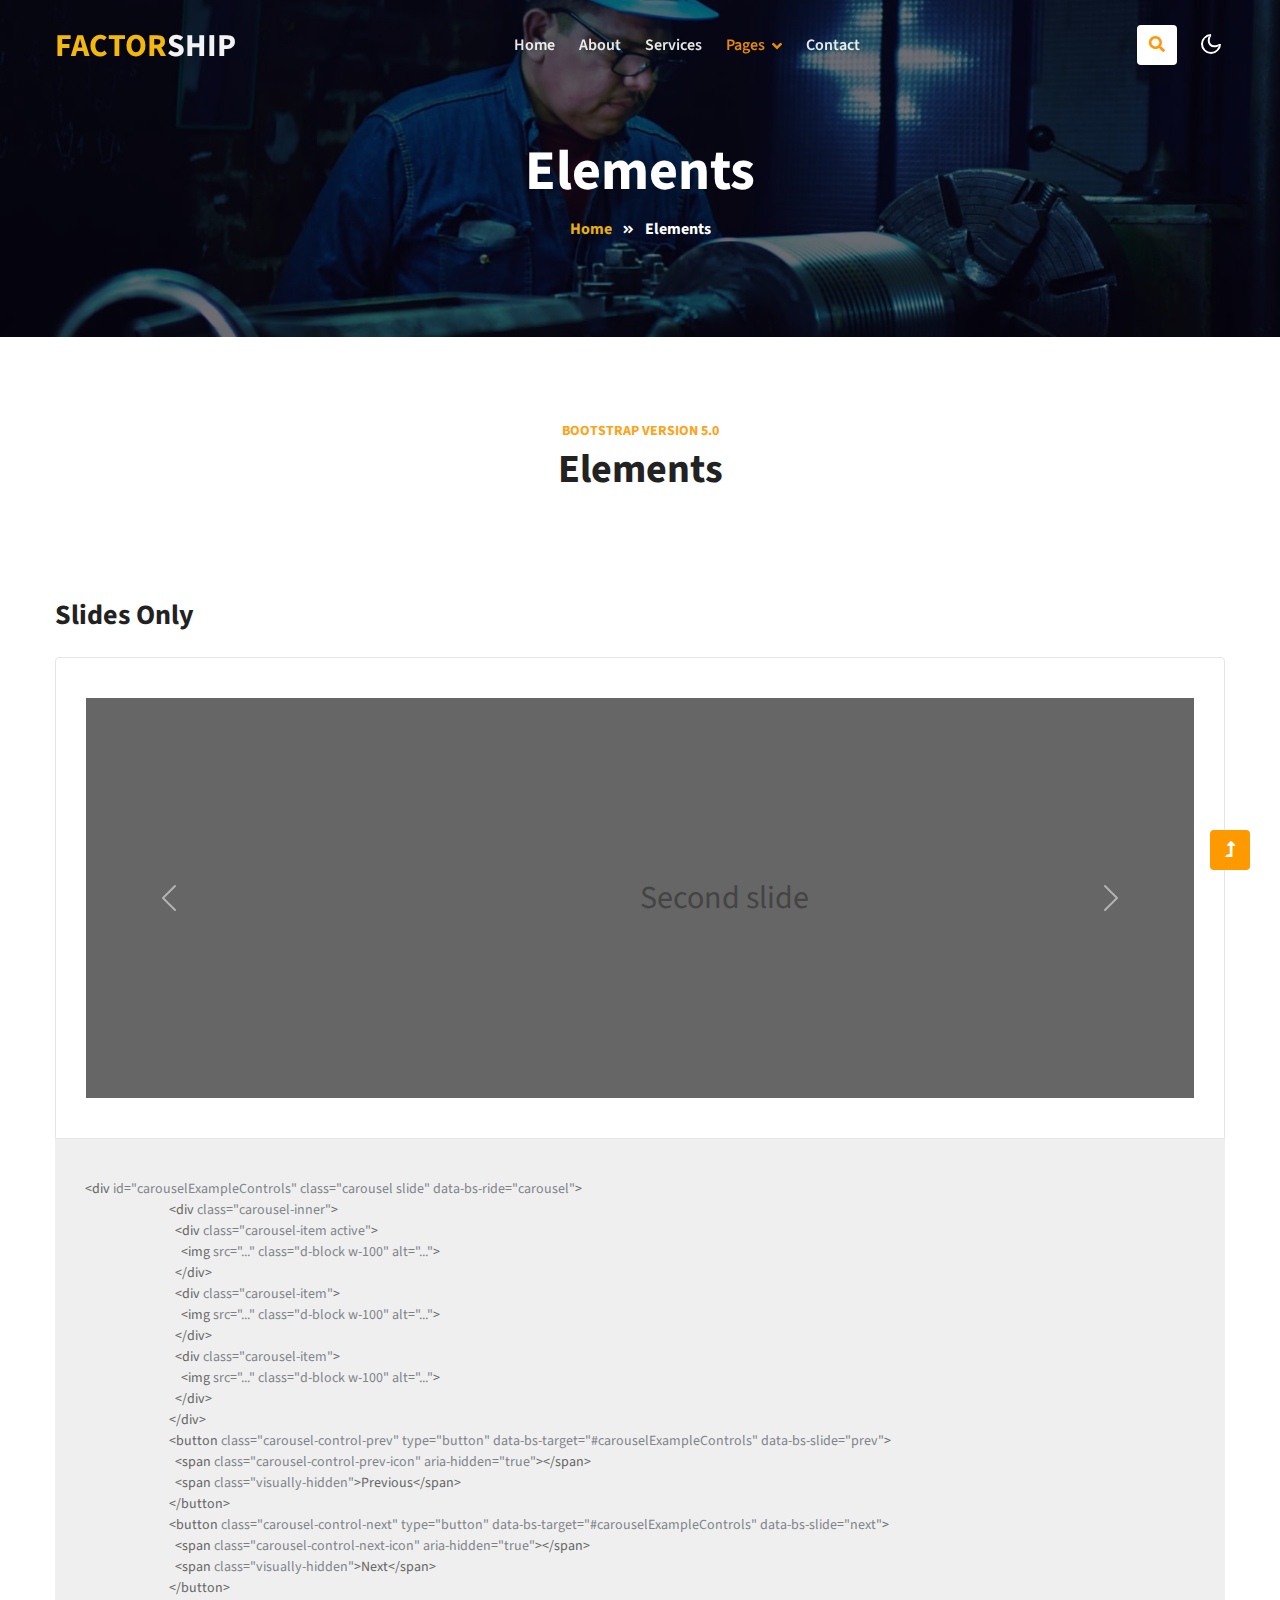
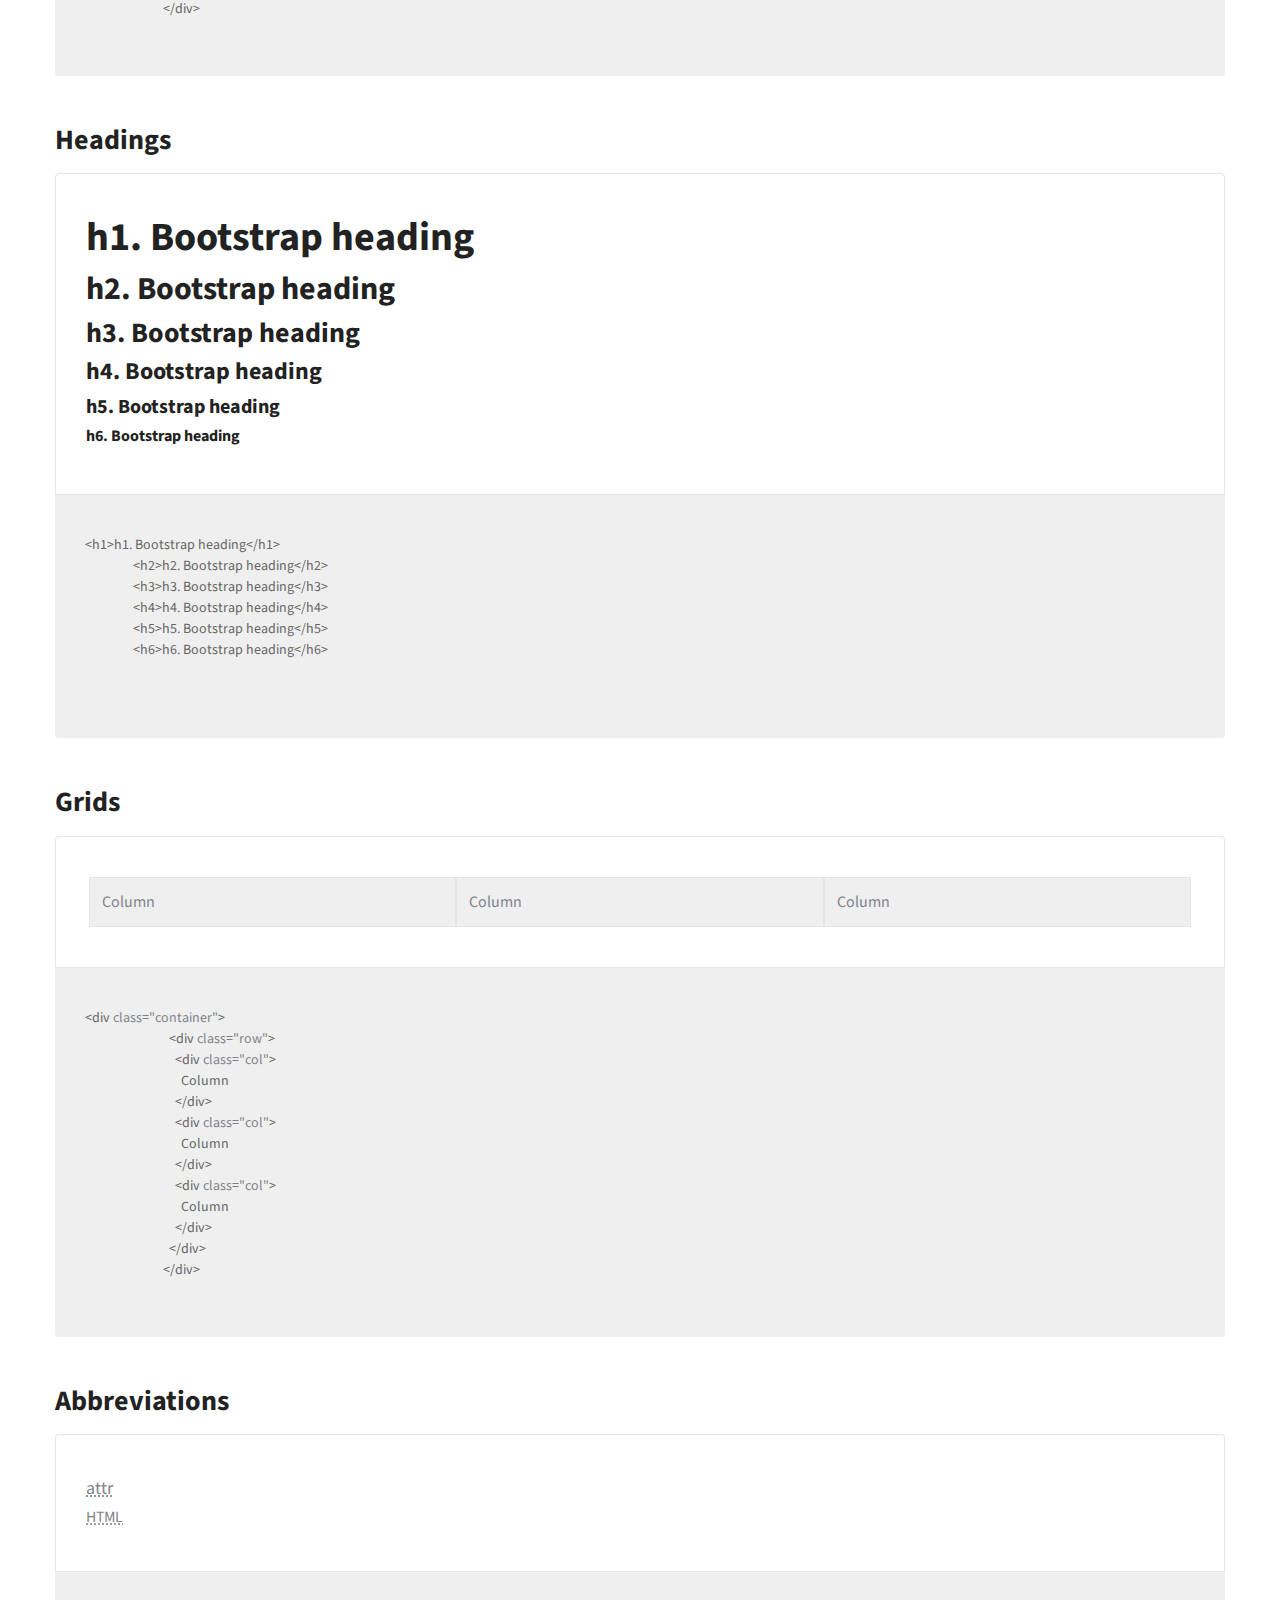
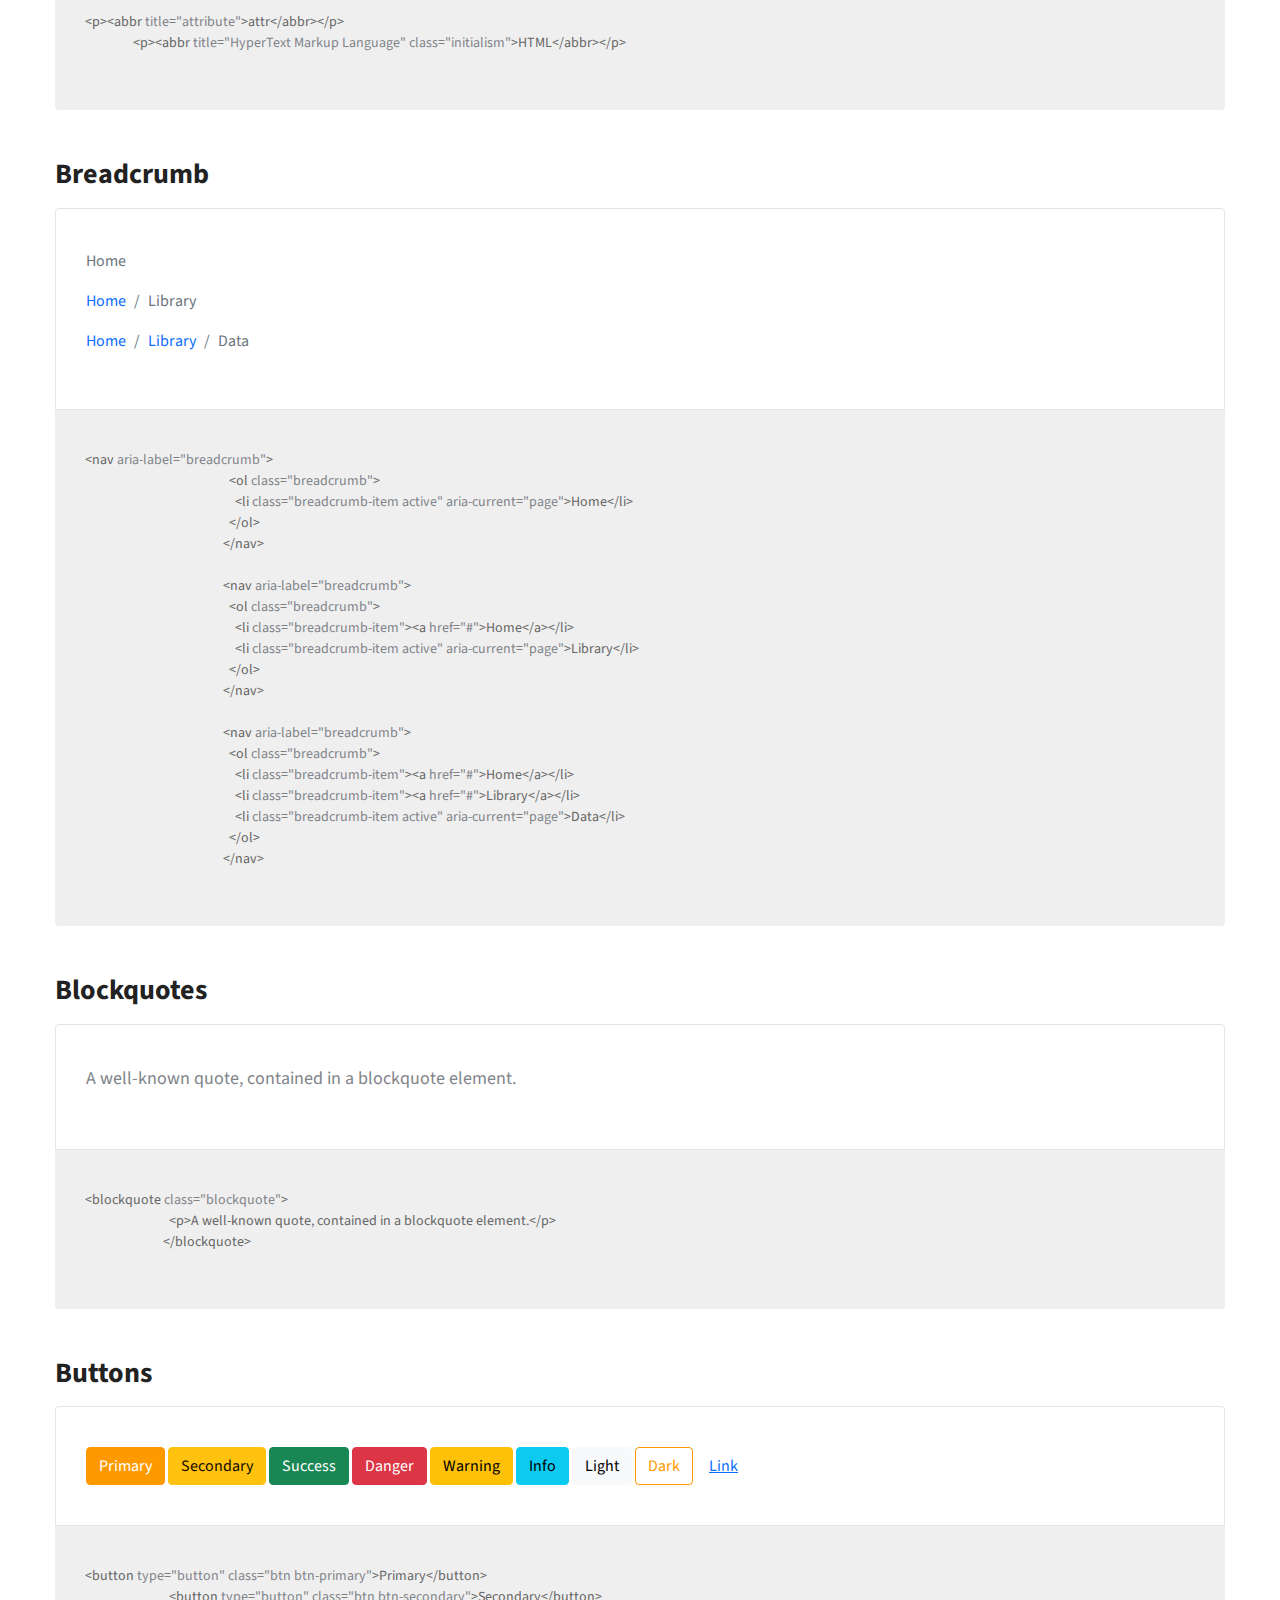
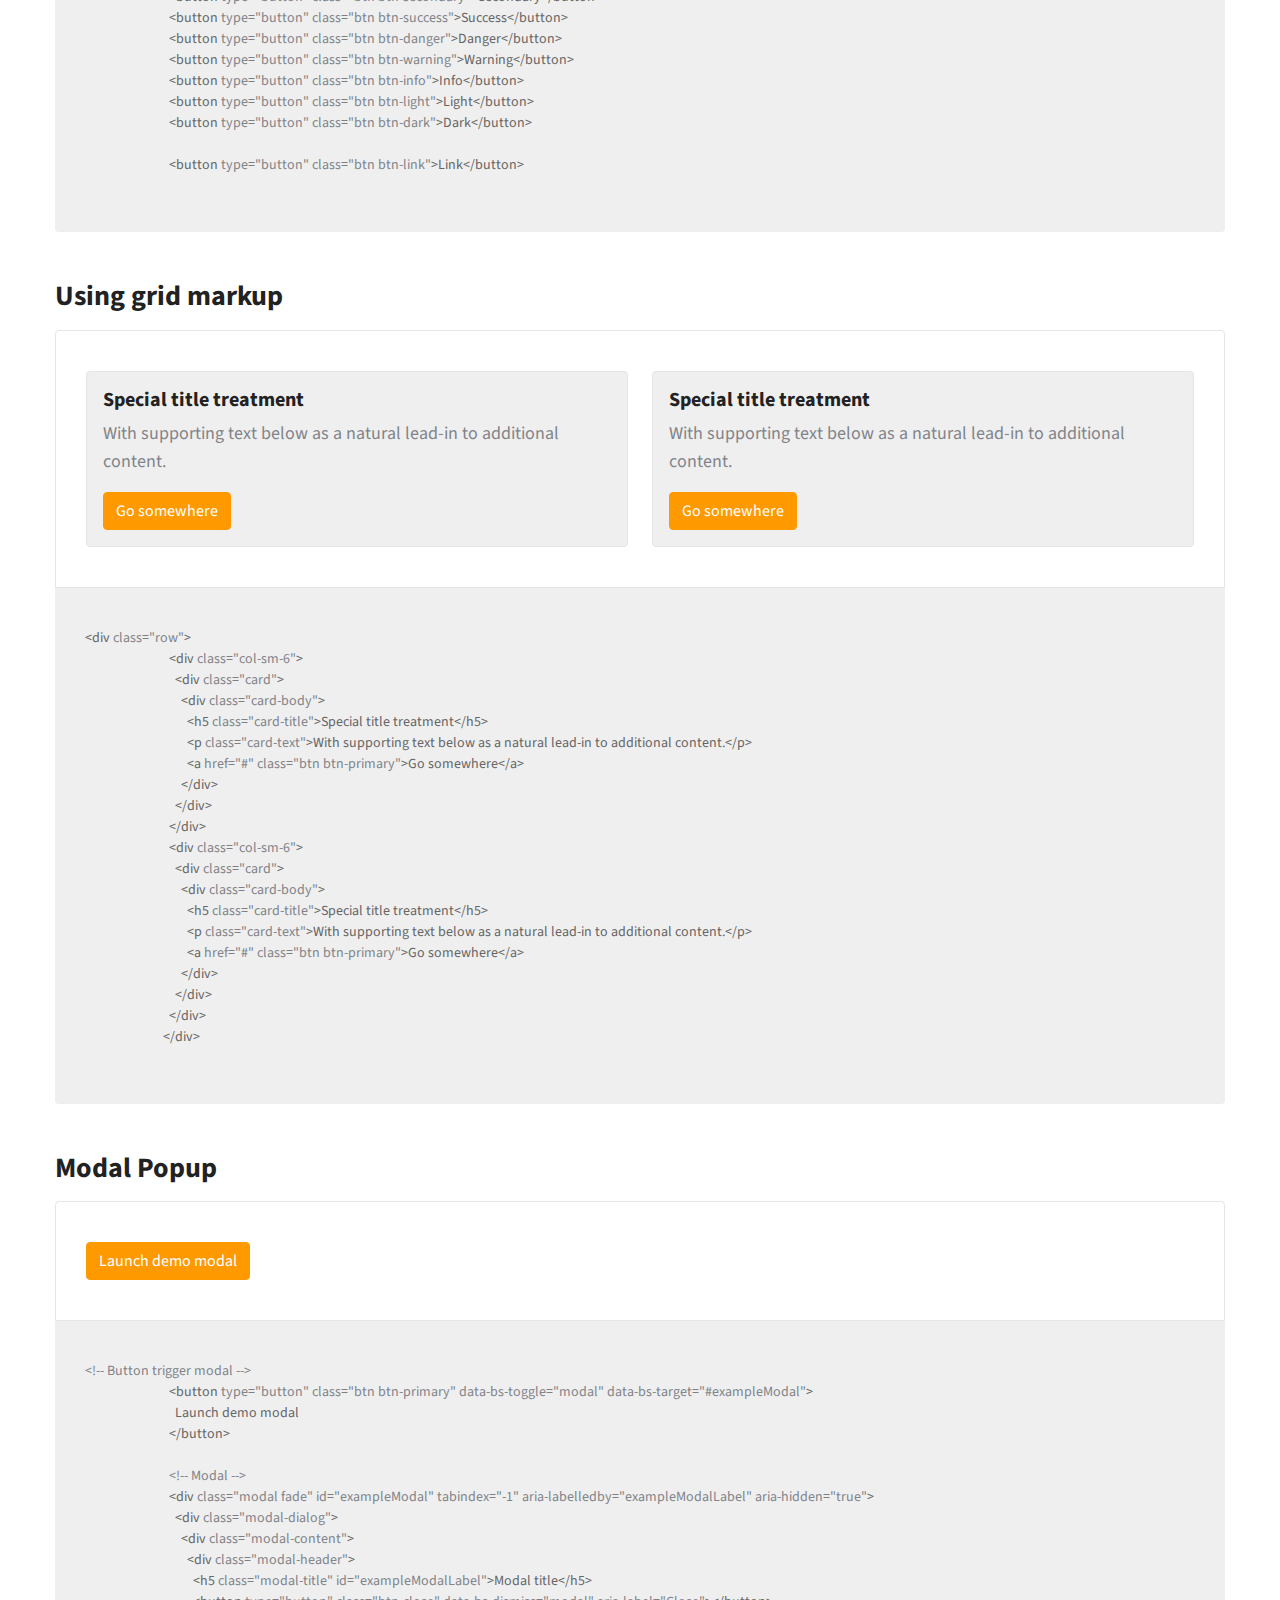
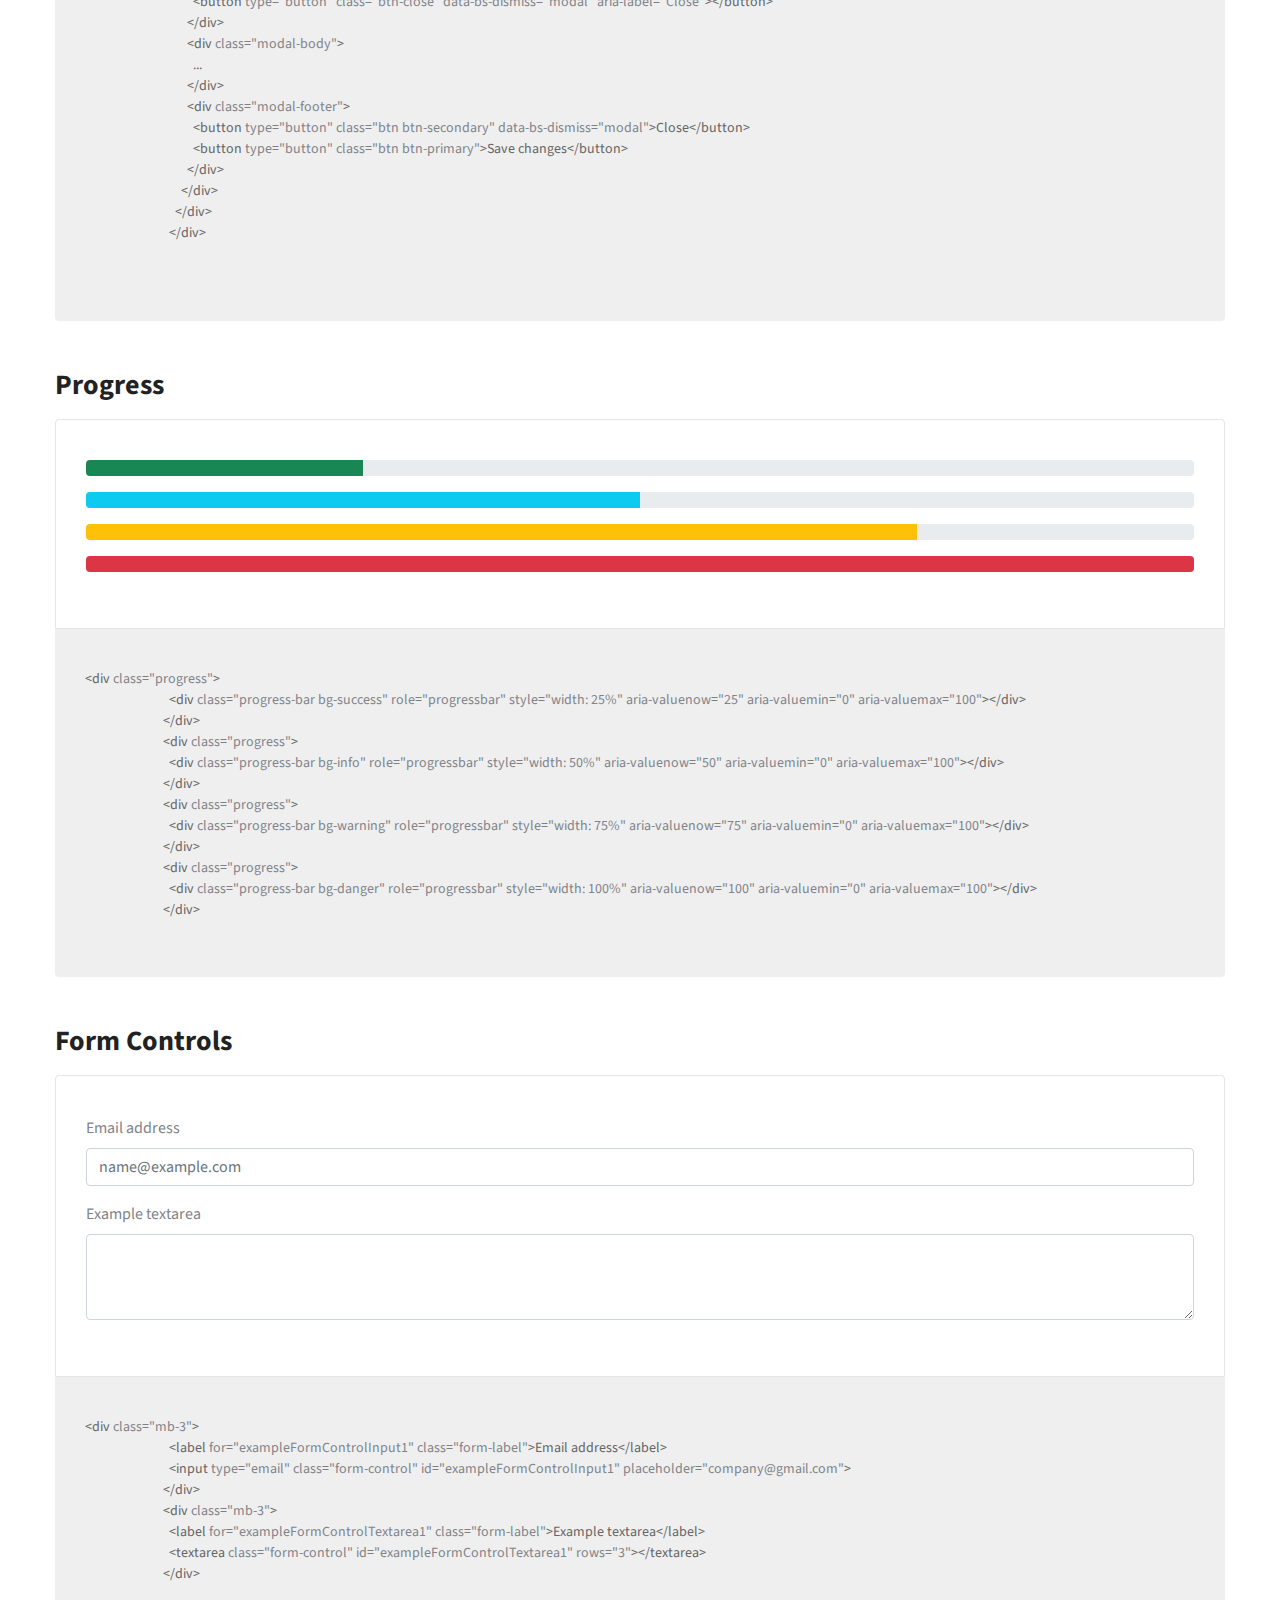
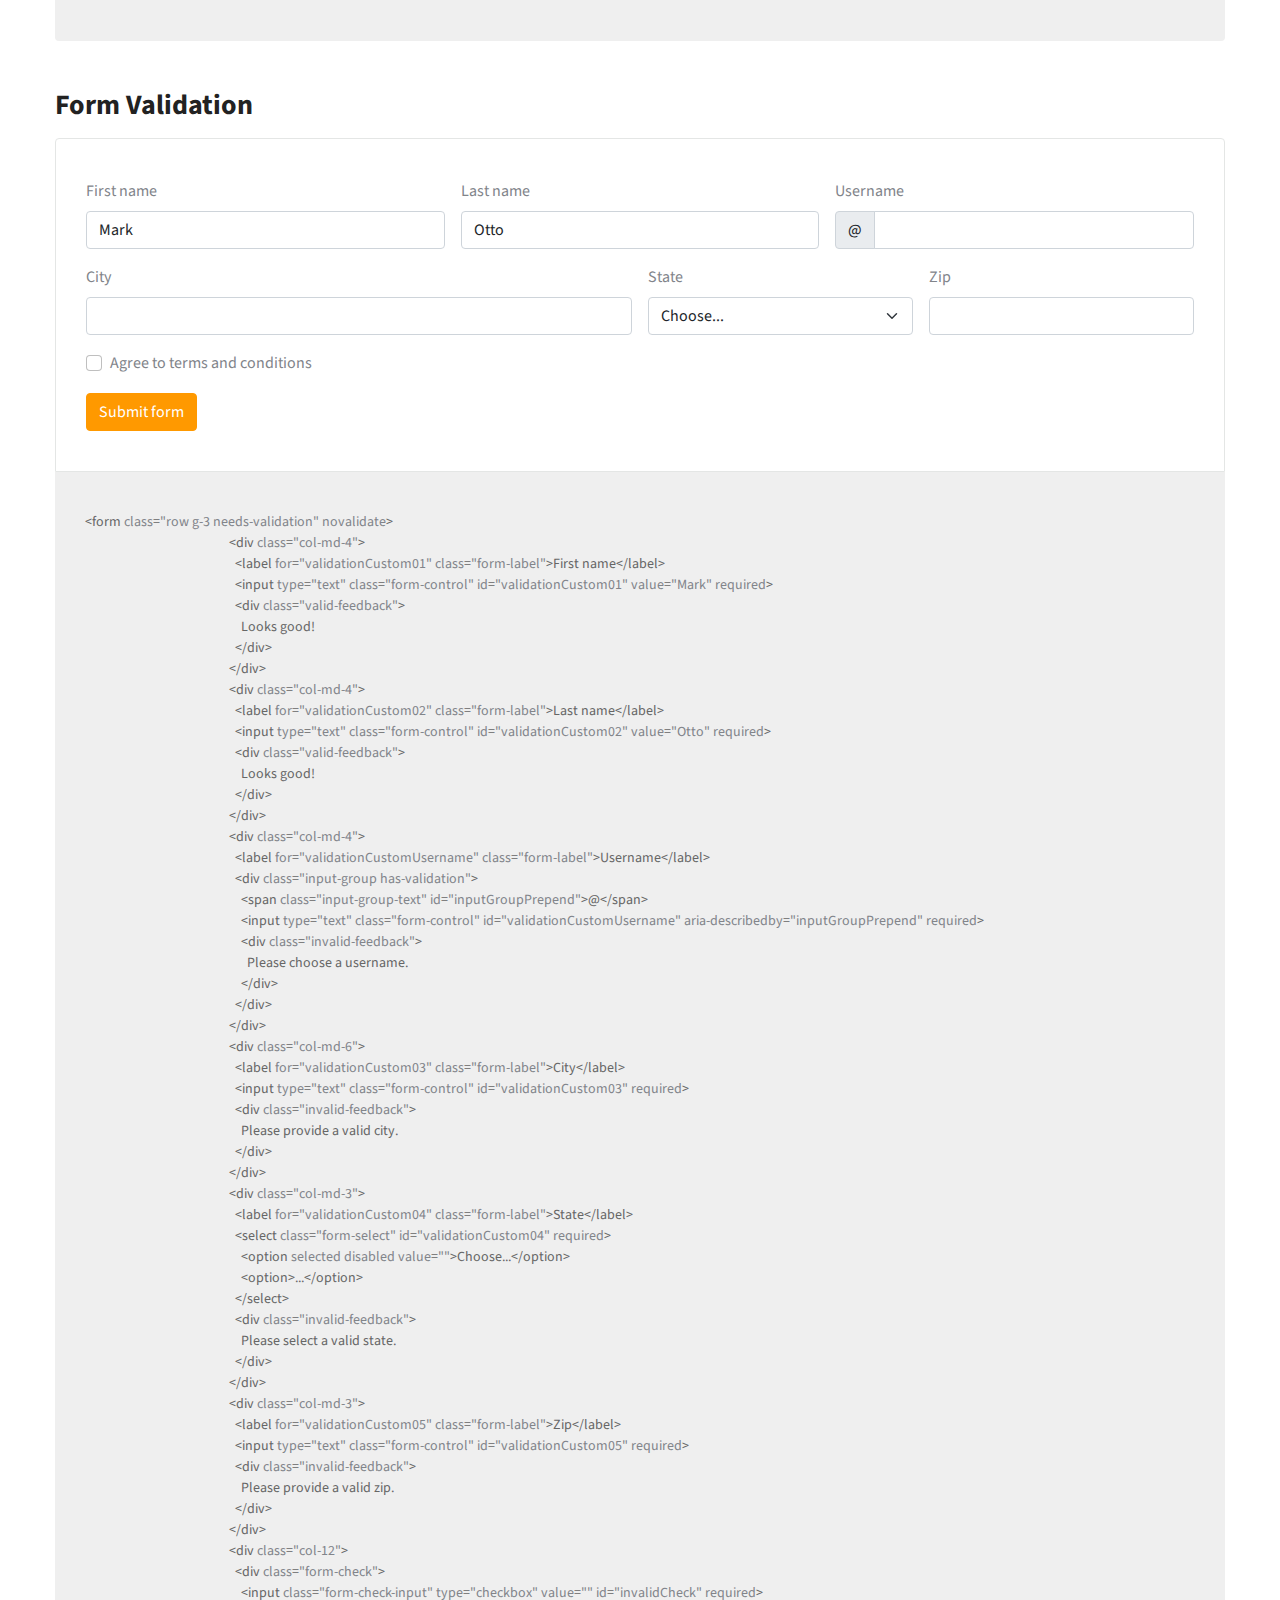
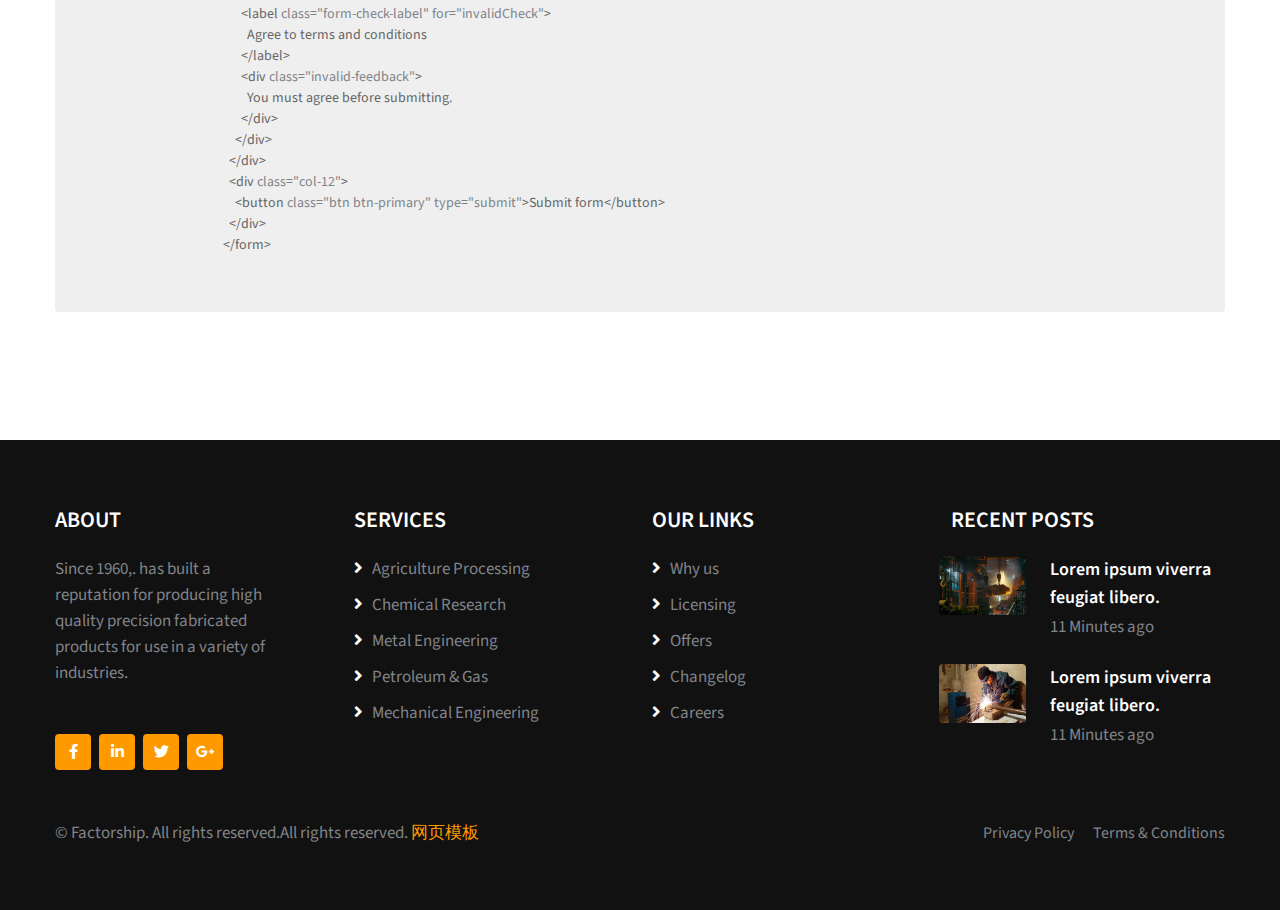
<file: elements.html>
<!doctype html>
<html lang="en">

<head>
    <!-- Required meta tags -->
    <meta charset="utf-8">
    <meta name="viewport" content="width=device-width, initial-scale=1, shrink-to-fit=no">
    <title>Factorship - Industrial Category Bootstrap Responsive Template | Elements</title>
    <!-- google fonts -->
    <link href="https://fonts.googleapis.com/css2?family=Source+Sans+Pro:ital,wght@0,400;0,600;0,700;1,600&display=swap" rel="stylesheet">
    <!-- Template CSS -->
    <link rel="stylesheet" href="assets/css/style-liberty.css">
</head>

<body>
    <!--/Header-->
    <header id="site-header" class="fixed-top">
        <div class="container">
            <nav class="navbar navbar-expand-lg navbar-light stroke py-lg-0">
                <h1><a class="navbar-brand" href="index.html">
                        <span class="sub-color">Factor</span>ship
                    </a></h1>
                <button class="navbar-toggler collapsed" type="button" data-bs-toggle="collapse" data-bs-target="#navbarScroll" aria-controls="navbarScroll" aria-expanded="false" aria-label="Toggle navigation">
                    <span class="navbar-toggler-icon fa icon-expand fa-bars"></span>
                    <span class="navbar-toggler-icon fa icon-close fa-times"></span>
                </button>
                <div class="collapse navbar-collapse" id="navbarScroll">
                    <ul class="navbar-nav mx-lg-auto my-2 my-lg-0 navbar-nav-scroll">
                        <li class="nav-item">
                            <a class="nav-link" aria-current="page" href="index.html">Home</a>
                        </li>
                        <li class="nav-item">
                            <a class="nav-link" href="about.html">About</a>
                        </li>
                        <li class="nav-item">
                            <a class="nav-link" href="services.html">Services</a>
                        </li>
                        <li class="nav-item dropdown">
                            <a class="nav-link dropdown-toggle active" href="#Pages" id="navbarDropdown" role="button" data-bs-toggle="dropdown" aria-expanded="false">
                                Pages <span class="fa fa-angle-down ms-1"></span>
                            </a>
                            <ul class="dropdown-menu" aria-labelledby="navbarDropdown">
                                <li><a class="dropdown-item pt-2" href="blog.html">Blog Page</a></li>
                                <li><a class="dropdown-item" href="blog-single.html">Blog Single</a></li>

                                <li><a class="dropdown-item" href="email.html">Email Page</a></li>
                                <li><a class="dropdown-item" href="elements.html">Elements</a></li>

                                <li><a class="dropdown-item" href="landing.html">Landing Page</a></li>

                                <li><a class="dropdown-item" href="error.html">Error Page</a></li>
                            </ul>
                        </li>
                        <li class="nav-item">
                            <a class="nav-link" href="contact.html">Contact</a>
                        </li>
                    </ul>
                    <!--/search-->
                    <button id="trigger-overlay" class="searchw3-icon me-xl-4 me-lg-3" type="button"><i class="fas fa-search"></i></button>
                    <!-- open/close -->
                    <div class="overlay overlay-slidedown">
                        <button type="button" class="overlay-close"><i class="fas fa-times"></i></button>
                        <nav class="w3l-formhny">
                            <form action="#" method="GET" class="d-sm-flex search-header">
                                <input class="form-control me-2" type="search" placeholder="Search here..." aria-label="Search" required>
                                <button class="btn btn-style btn-secondary me-lg-3" type="submit">Search</button>
                            </form>
                        </nav>
                    </div>
                    <!--//search-->
                </div>
                <!-- toggle switch for light and dark theme -->
                <div class="mobile-position">
                    <nav class="navigation">
                        <div class="theme-switch-wrapper">
                            <label class="theme-switch" for="checkbox">
                                <input type="checkbox" id="checkbox">
                                <div class="mode-container">
                                    <i class="gg-sun"></i>
                                    <i class="gg-moon"></i>
                                </div>
                            </label>
                        </div>
                    </nav>
                </div>
                <!-- //toggle switch for light and dark theme -->
            </nav>
        </div>
    </header>
    <!--//Header-->
    <!--/inner-page-->
    <div class="inner-banner py-5">
        <section class="w3l-breadcrumb text-left py-sm-5 ">
            <div class="container">
                <div class="w3breadcrumb-gids">
                    <div class="w3breadcrumb-left text-left">
                        <h2 class="inner-w3-title mt-sm-5 mt-4">
                            Elements </h2>

                    </div>
                    <div class="w3breadcrumb-right">
                        <ul class="breadcrumbs-custom-path">
                            <li><a href="index.html">Home</a></li>
                            <li class="active"><span class="fas fa-angle-double-right mx-2"></span> Elements </li>
                        </ul>
                    </div>
                </div>

            </div>
        </section>
    </div>
    <!--//inner-page-->
    <!--//Elements-->
    <section class="bootstrap-components py-5" id="work">
        <div class="midd-w3 py-md-4">
            <div class="container">
			<div style="margin: 8px auto; display: block; text-align:center;">

<!---728x90--->

 
</div>
                <div class="title-content text-center">
                    <h6 class="title-subw3hny">Bootstrap Version 5.0</h6>
                    <h3 class="title-w3l mb-5">Elements</h3>
                </div>
				<div style="margin: 8px auto; display: block; text-align:center;">

<!---728x90--->
 
</div>
                <div class="pb-lg-5 typo-wthree pt-lg-2">
                    <!--/Using-grid-markup-->
                    <div class="components mt-5">
                        <h3 class="inner-heading mb-4">Slides Only</h3>
                        <div class="components-info">
                            <div class="bd-example">
                                <div id="carouselExampleControls" class="carousel slide" data-bs-ride="carousel">
                                    <div class="carousel-inner">
                                        <div class="carousel-item">
                                            <svg class="bd-placeholder-img bd-placeholder-img-lg d-block w-100" width="800" height="400" xmlns="http://www.w3.org/2000/svg" role="img" aria-label="Placeholder: First slide" preserveAspectRatio="xMidYMid slice" focusable="false">
                                                <title>Placeholder</title>
                                                <rect width="100%" height="100%" fill="#777"></rect><text x="50%" y="50%" fill="#555" dy=".3em">First slide</text>
                                            </svg>

                                        </div>
                                        <div class="carousel-item active">
                                            <svg class="bd-placeholder-img bd-placeholder-img-lg d-block w-100" width="800" height="400" xmlns="http://www.w3.org/2000/svg" role="img" aria-label="Placeholder: Second slide" preserveAspectRatio="xMidYMid slice" focusable="false">
                                                <title>Placeholder</title>
                                                <rect width="100%" height="100%" fill="#666"></rect><text x="50%" y="50%" fill="#444" dy=".3em">Second slide</text>
                                            </svg>

                                        </div>
                                        <div class="carousel-item">
                                            <svg class="bd-placeholder-img bd-placeholder-img-lg d-block w-100" width="800" height="400" xmlns="http://www.w3.org/2000/svg" role="img" aria-label="Placeholder: Third slide" preserveAspectRatio="xMidYMid slice" focusable="false">
                                                <title>Placeholder</title>
                                                <rect width="100%" height="100%" fill="#555"></rect><text x="50%" y="50%" fill="#333" dy=".10em">Third slide</text>
                                            </svg>

                                        </div>
                                    </div>
                                    <button class="carousel-control-prev" type="button" data-bs-target="#carouselExampleControls" data-bs-slide="prev">
                                        <span class="carousel-control-prev-icon" aria-hidden="true"></span>
                                        <span class="visually-hidden">Previous</span>
                                    </button>
                                    <button class="carousel-control-next" type="button" data-bs-target="#carouselExampleControls" data-bs-slide="next">
                                        <span class="carousel-control-next-icon" aria-hidden="true"></span>
                                        <span class="visually-hidden">Next</span>
                                    </button>
                                </div>
                            </div>
                        </div>
                    </div>
                    <div class="code">
                        <pre class="chroma"><code class="language-html" data-lang="html"><span class="p">&lt;</span><span class="nt">div</span> <span class="na">id</span><span class="o">=</span><span class="s">"carouselExampleControls"</span> <span class="na">class</span><span class="o">=</span><span class="s">"carousel slide"</span> <span class="na">data-bs-ride</span><span class="o">=</span><span class="s">"carousel"</span><span class="p">&gt;</span>
                            <span class="p">&lt;</span><span class="nt">div</span> <span class="na">class</span><span class="o">=</span><span class="s">"carousel-inner"</span><span class="p">&gt;</span>
                              <span class="p">&lt;</span><span class="nt">div</span> <span class="na">class</span><span class="o">=</span><span class="s">"carousel-item active"</span><span class="p">&gt;</span>
                                <span class="p">&lt;</span><span class="nt">img</span> <span class="na">src</span><span class="o">=</span><span class="s">"..."</span> <span class="na">class</span><span class="o">=</span><span class="s">"d-block w-100"</span> <span class="na">alt</span><span class="o">=</span><span class="s">"..."</span><span class="p">&gt;</span>
                              <span class="p">&lt;/</span><span class="nt">div</span><span class="p">&gt;</span>
                              <span class="p">&lt;</span><span class="nt">div</span> <span class="na">class</span><span class="o">=</span><span class="s">"carousel-item"</span><span class="p">&gt;</span>
                                <span class="p">&lt;</span><span class="nt">img</span> <span class="na">src</span><span class="o">=</span><span class="s">"..."</span> <span class="na">class</span><span class="o">=</span><span class="s">"d-block w-100"</span> <span class="na">alt</span><span class="o">=</span><span class="s">"..."</span><span class="p">&gt;</span>
                              <span class="p">&lt;/</span><span class="nt">div</span><span class="p">&gt;</span>
                              <span class="p">&lt;</span><span class="nt">div</span> <span class="na">class</span><span class="o">=</span><span class="s">"carousel-item"</span><span class="p">&gt;</span>
                                <span class="p">&lt;</span><span class="nt">img</span> <span class="na">src</span><span class="o">=</span><span class="s">"..."</span> <span class="na">class</span><span class="o">=</span><span class="s">"d-block w-100"</span> <span class="na">alt</span><span class="o">=</span><span class="s">"..."</span><span class="p">&gt;</span>
                              <span class="p">&lt;/</span><span class="nt">div</span><span class="p">&gt;</span>
                            <span class="p">&lt;/</span><span class="nt">div</span><span class="p">&gt;</span>
                            <span class="p">&lt;</span><span class="nt">button</span> <span class="na">class</span><span class="o">=</span><span class="s">"carousel-control-prev"</span> <span class="na">type</span><span class="o">=</span><span class="s">"button"</span> <span class="na">data-bs-target</span><span class="o">=</span><span class="s">"#carouselExampleControls"</span> <span class="na">data-bs-slide</span><span class="o">=</span><span class="s">"prev"</span><span class="p">&gt;</span>
                              <span class="p">&lt;</span><span class="nt">span</span> <span class="na">class</span><span class="o">=</span><span class="s">"carousel-control-prev-icon"</span> <span class="na">aria-hidden</span><span class="o">=</span><span class="s">"true"</span><span class="p">&gt;&lt;/</span><span class="nt">span</span><span class="p">&gt;</span>
                              <span class="p">&lt;</span><span class="nt">span</span> <span class="na">class</span><span class="o">=</span><span class="s">"visually-hidden"</span><span class="p">&gt;</span>Previous<span class="p">&lt;/</span><span class="nt">span</span><span class="p">&gt;</span>
                            <span class="p">&lt;/</span><span class="nt">button</span><span class="p">&gt;</span>
                            <span class="p">&lt;</span><span class="nt">button</span> <span class="na">class</span><span class="o">=</span><span class="s">"carousel-control-next"</span> <span class="na">type</span><span class="o">=</span><span class="s">"button"</span> <span class="na">data-bs-target</span><span class="o">=</span><span class="s">"#carouselExampleControls"</span> <span class="na">data-bs-slide</span><span class="o">=</span><span class="s">"next"</span><span class="p">&gt;</span>
                              <span class="p">&lt;</span><span class="nt">span</span> <span class="na">class</span><span class="o">=</span><span class="s">"carousel-control-next-icon"</span> <span class="na">aria-hidden</span><span class="o">=</span><span class="s">"true"</span><span class="p">&gt;&lt;/</span><span class="nt">span</span><span class="p">&gt;</span>
                              <span class="p">&lt;</span><span class="nt">span</span> <span class="na">class</span><span class="o">=</span><span class="s">"visually-hidden"</span><span class="p">&gt;</span>Next<span class="p">&lt;/</span><span class="nt">span</span><span class="p">&gt;</span>
                            <span class="p">&lt;/</span><span class="nt">button</span><span class="p">&gt;</span>
                          <span class="p">&lt;/</span><span class="nt">div</span><span class="p">&gt;</span></code></pre>
                    </div>
                    <!--//Using-grid-markup-->
                    <!--/Headings-->
                    <div class="components mt-5">
                        <h3 class="inner-heading mb-3">Headings</h3>
                        <div class="components-info">
                            <div class="bd-example">
                                <p class="h1">h1. Bootstrap heading</p>
                                <p class="h2">h2. Bootstrap heading</p>
                                <p class="h3">h3. Bootstrap heading</p>
                                <p class="h4">h4. Bootstrap heading</p>
                                <p class="h5">h5. Bootstrap heading</p>
                                <p class="h6">h6. Bootstrap heading</p>
                            </div>
                        </div>
                    </div>
                    <!--//Headings-->
                    <!--/Headings-->
                    <div class="code">
                        <pre class="chroma"><code class="language-html" data-lang="html"><span class="p">&lt;</span><span class="nt">h1</span><span class="p">&gt;</span>h1. Bootstrap heading<span class="p">&lt;/</span><span class="nt">h1</span><span class="p">&gt;</span>
                <span class="p">&lt;</span><span class="nt">h2</span><span class="p">&gt;</span>h2. Bootstrap heading<span class="p">&lt;/</span><span class="nt">h2</span><span class="p">&gt;</span>
                <span class="p">&lt;</span><span class="nt">h3</span><span class="p">&gt;</span>h3. Bootstrap heading<span class="p">&lt;/</span><span class="nt">h3</span><span class="p">&gt;</span>
                <span class="p">&lt;</span><span class="nt">h4</span><span class="p">&gt;</span>h4. Bootstrap heading<span class="p">&lt;/</span><span class="nt">h4</span><span class="p">&gt;</span>
                <span class="p">&lt;</span><span class="nt">h5</span><span class="p">&gt;</span>h5. Bootstrap heading<span class="p">&lt;/</span><span class="nt">h5</span><span class="p">&gt;</span>
                <span class="p">&lt;</span><span class="nt">h6</span><span class="p">&gt;</span>h6. Bootstrap heading<span class="p">&lt;/</span><span class="nt">h6</span><span class="p">&gt;</span>
                </code></pre>
                    </div>
                    <!--//Headings-->
                    <!--/Grids-->
                    <div class="components mt-5">
                        <h3 class="inner-heading mb-3">Grids</h3>
                        <div class="components-info">

                            <div class="bd-example bd-example-row">
                                <div class="container">
                                    <div class="row">
                                        <div class="col">
                                            Column
                                        </div>
                                        <div class="col">
                                            Column
                                        </div>
                                        <div class="col">
                                            Column
                                        </div>
                                    </div>
                                </div>
                            </div>
                        </div>
                    </div>
                    <div class="code">
                        <pre class="chroma"><code class="language-html" data-lang="html"><span class="p">&lt;</span><span class="nt">div</span> <span class="na">class</span><span class="o">=</span><span class="s">"container"</span><span class="p">&gt;</span>
                            <span class="p">&lt;</span><span class="nt">div</span> <span class="na">class</span><span class="o">=</span><span class="s">"row"</span><span class="p">&gt;</span>
                              <span class="p">&lt;</span><span class="nt">div</span> <span class="na">class</span><span class="o">=</span><span class="s">"col"</span><span class="p">&gt;</span>
                                Column
                              <span class="p">&lt;/</span><span class="nt">div</span><span class="p">&gt;</span>
                              <span class="p">&lt;</span><span class="nt">div</span> <span class="na">class</span><span class="o">=</span><span class="s">"col"</span><span class="p">&gt;</span>
                                Column
                              <span class="p">&lt;/</span><span class="nt">div</span><span class="p">&gt;</span>
                              <span class="p">&lt;</span><span class="nt">div</span> <span class="na">class</span><span class="o">=</span><span class="s">"col"</span><span class="p">&gt;</span>
                                Column
                              <span class="p">&lt;/</span><span class="nt">div</span><span class="p">&gt;</span>
                            <span class="p">&lt;/</span><span class="nt">div</span><span class="p">&gt;</span>
                          <span class="p">&lt;/</span><span class="nt">div</span><span class="p">&gt;</span></code></pre>
                    </div>
                    <!--//Grids-->


                    <!--/Abbreviations-->
                    <div class="components mt-5">
                        <h3 class="inner-heading mb-3">Abbreviations</h3>
                        <div class="components-info">
                            <div class="bd-example">
                                <p><abbr title="attribute">attr</abbr></p>
                                <p><abbr title="HyperText Markup Language" class="initialism">HTML</abbr></p>
                            </div>
                        </div>
                    </div>
                    <!-- //Abbreviations-->

                    <!--/Abbreviations-->
                    <div class="code">
                        <pre class="chroma"><code class="language-html" data-lang="html"><span class="p">&lt;</span><span class="nt">p</span><span class="p">&gt;&lt;</span><span class="nt">abbr</span> <span class="na">title</span><span class="o">=</span><span class="s">"attribute"</span><span class="p">&gt;</span>attr<span class="p">&lt;/</span><span class="nt">abbr</span><span class="p">&gt;&lt;/</span><span class="nt">p</span><span class="p">&gt;</span>
                <span class="p">&lt;</span><span class="nt">p</span><span class="p">&gt;&lt;</span><span class="nt">abbr</span> <span class="na">title</span><span class="o">=</span><span class="s">"HyperText Markup Language"</span> <span class="na">class</span><span class="o">=</span><span class="s">"initialism"</span><span class="p">&gt;</span>HTML<span class="p">&lt;/</span><span class="nt">abbr</span><span class="p">&gt;&lt;/</span><span class="nt">p</span><span class="p">&gt;</span></code></pre>
                    </div>
                    <!-- //Abbreviations-->
                    <!--/Breadcrumb-->
                    <div class="components mt-5">
                        <h3 class="inner-heading mb-3">Breadcrumb</h3>
                        <div class="components-info">
                            <div class="bd-example">
                                <nav aria-label="breadcrumb">
                                    <ol class="breadcrumb">
                                        <li class="breadcrumb-item active" aria-current="page">Home</li>
                                    </ol>
                                </nav>

                                <nav aria-label="breadcrumb">
                                    <ol class="breadcrumb">
                                        <li class="breadcrumb-item"><a href="#">Home</a></li>
                                        <li class="breadcrumb-item active" aria-current="page">Library</li>
                                    </ol>
                                </nav>

                                <nav aria-label="breadcrumb">
                                    <ol class="breadcrumb">
                                        <li class="breadcrumb-item"><a href="#">Home</a></li>
                                        <li class="breadcrumb-item"><a href="#">Library</a></li>
                                        <li class="breadcrumb-item active" aria-current="page">Data</li>
                                    </ol>
                                </nav>
                            </div>
                        </div>
                    </div>
                    <!--//Breadcrumb-->
                    <!-- buttons code -->
                    <div class="code">
                        <pre class="chroma"><code class="language-html" data-lang="html"><span class="p">&lt;</span><span class="nt">nav</span> <span class="na">aria-label</span><span class="o">=</span><span class="s">"breadcrumb"</span><span class="p">&gt;</span>
                                                <span class="p">&lt;</span><span class="nt">ol</span> <span class="na">class</span><span class="o">=</span><span class="s">"breadcrumb"</span><span class="p">&gt;</span>
                                                  <span class="p">&lt;</span><span class="nt">li</span> <span class="na">class</span><span class="o">=</span><span class="s">"breadcrumb-item active"</span> <span class="na">aria-current</span><span class="o">=</span><span class="s">"page"</span><span class="p">&gt;</span>Home<span class="p">&lt;/</span><span class="nt">li</span><span class="p">&gt;</span>
                                                <span class="p">&lt;/</span><span class="nt">ol</span><span class="p">&gt;</span>
                                              <span class="p">&lt;/</span><span class="nt">nav</span><span class="p">&gt;</span>
                                              
                                              <span class="p">&lt;</span><span class="nt">nav</span> <span class="na">aria-label</span><span class="o">=</span><span class="s">"breadcrumb"</span><span class="p">&gt;</span>
                                                <span class="p">&lt;</span><span class="nt">ol</span> <span class="na">class</span><span class="o">=</span><span class="s">"breadcrumb"</span><span class="p">&gt;</span>
                                                  <span class="p">&lt;</span><span class="nt">li</span> <span class="na">class</span><span class="o">=</span><span class="s">"breadcrumb-item"</span><span class="p">&gt;&lt;</span><span class="nt">a</span> <span class="na">href</span><span class="o">=</span><span class="s">"#"</span><span class="p">&gt;</span>Home<span class="p">&lt;/</span><span class="nt">a</span><span class="p">&gt;&lt;/</span><span class="nt">li</span><span class="p">&gt;</span>
                                                  <span class="p">&lt;</span><span class="nt">li</span> <span class="na">class</span><span class="o">=</span><span class="s">"breadcrumb-item active"</span> <span class="na">aria-current</span><span class="o">=</span><span class="s">"page"</span><span class="p">&gt;</span>Library<span class="p">&lt;/</span><span class="nt">li</span><span class="p">&gt;</span>
                                                <span class="p">&lt;/</span><span class="nt">ol</span><span class="p">&gt;</span>
                                              <span class="p">&lt;/</span><span class="nt">nav</span><span class="p">&gt;</span>
                                              
                                              <span class="p">&lt;</span><span class="nt">nav</span> <span class="na">aria-label</span><span class="o">=</span><span class="s">"breadcrumb"</span><span class="p">&gt;</span>
                                                <span class="p">&lt;</span><span class="nt">ol</span> <span class="na">class</span><span class="o">=</span><span class="s">"breadcrumb"</span><span class="p">&gt;</span>
                                                  <span class="p">&lt;</span><span class="nt">li</span> <span class="na">class</span><span class="o">=</span><span class="s">"breadcrumb-item"</span><span class="p">&gt;&lt;</span><span class="nt">a</span> <span class="na">href</span><span class="o">=</span><span class="s">"#"</span><span class="p">&gt;</span>Home<span class="p">&lt;/</span><span class="nt">a</span><span class="p">&gt;&lt;/</span><span class="nt">li</span><span class="p">&gt;</span>
                                                  <span class="p">&lt;</span><span class="nt">li</span> <span class="na">class</span><span class="o">=</span><span class="s">"breadcrumb-item"</span><span class="p">&gt;&lt;</span><span class="nt">a</span> <span class="na">href</span><span class="o">=</span><span class="s">"#"</span><span class="p">&gt;</span>Library<span class="p">&lt;/</span><span class="nt">a</span><span class="p">&gt;&lt;/</span><span class="nt">li</span><span class="p">&gt;</span>
                                                  <span class="p">&lt;</span><span class="nt">li</span> <span class="na">class</span><span class="o">=</span><span class="s">"breadcrumb-item active"</span> <span class="na">aria-current</span><span class="o">=</span><span class="s">"page"</span><span class="p">&gt;</span>Data<span class="p">&lt;/</span><span class="nt">li</span><span class="p">&gt;</span>
                                                <span class="p">&lt;/</span><span class="nt">ol</span><span class="p">&gt;</span>
                                              <span class="p">&lt;/</span><span class="nt">nav</span><span class="p">&gt;</span></code></pre>
                    </div>
                    <!-- buttons code -->

                    <!-- //blockquotes -->
                    <div class="breadcrumbs mt-5">
                        <h3 class="inner-heading mb-3">Blockquotes</h3>
                        <div class="components-info">
                            <div class="bd-example">
                                <blockquote class="blockquote">
                                    <p>A well-known quote, contained in a blockquote element.</p>
                                </blockquote>
                            </div>
                        </div>
                    </div>
                    <!--//Blockquotes-->
                    <div class="code">
                        <pre class="chroma"><code class="language-html" data-lang="html"><span class="p">&lt;</span><span class="nt">blockquote</span> <span class="na">class</span><span class="o">=</span><span class="s">"blockquote"</span><span class="p">&gt;</span>
                            <span class="p">&lt;</span><span class="nt">p</span><span class="p">&gt;</span>A well-known quote, contained in a blockquote element.<span class="p">&lt;/</span><span class="nt">p</span><span class="p">&gt;</span>
                          <span class="p">&lt;/</span><span class="nt">blockquote</span><span class="p">&gt;</span></code></pre>
                    </div>
                    <!--//Blockquotes-->

                    <!--/Buttons-->
                    <div class="components mt-5">
                        <h3 class="inner-heading mb-3">Buttons</h3>
                        <div class="components-info">
                            <div class="bd-example">

                                <button type="button" class="btn btn-primary">Primary</button>
                                <button type="button" class="btn btn-secondary">Secondary</button>
                                <button type="button" class="btn btn-success">Success</button>
                                <button type="button" class="btn btn-danger">Danger</button>
                                <button type="button" class="btn btn-warning">Warning</button>
                                <button type="button" class="btn btn-info">Info</button>
                                <button type="button" class="btn btn-light">Light</button>
                                <button type="button" class="btn btn-dark">Dark</button>

                                <button type="button" class="btn btn-link">Link</button>
                            </div>
                        </div>
                    </div>
                    <!--//Buttons-->

                    <!--/Buttons-->
                    <div class="code">
                        <pre class="chroma"><code class="language-html" data-lang="html"><span class="p">&lt;</span><span class="nt">button</span> <span class="na">type</span><span class="o">=</span><span class="s">"button"</span> <span class="na">class</span><span class="o">=</span><span class="s">"btn btn-primary"</span><span class="p">&gt;</span>Primary<span class="p">&lt;/</span><span class="nt">button</span><span class="p">&gt;</span>
                            <span class="p">&lt;</span><span class="nt">button</span> <span class="na">type</span><span class="o">=</span><span class="s">"button"</span> <span class="na">class</span><span class="o">=</span><span class="s">"btn btn-secondary"</span><span class="p">&gt;</span>Secondary<span class="p">&lt;/</span><span class="nt">button</span><span class="p">&gt;</span>
                            <span class="p">&lt;</span><span class="nt">button</span> <span class="na">type</span><span class="o">=</span><span class="s">"button"</span> <span class="na">class</span><span class="o">=</span><span class="s">"btn btn-success"</span><span class="p">&gt;</span>Success<span class="p">&lt;/</span><span class="nt">button</span><span class="p">&gt;</span>
                            <span class="p">&lt;</span><span class="nt">button</span> <span class="na">type</span><span class="o">=</span><span class="s">"button"</span> <span class="na">class</span><span class="o">=</span><span class="s">"btn btn-danger"</span><span class="p">&gt;</span>Danger<span class="p">&lt;/</span><span class="nt">button</span><span class="p">&gt;</span>
                            <span class="p">&lt;</span><span class="nt">button</span> <span class="na">type</span><span class="o">=</span><span class="s">"button"</span> <span class="na">class</span><span class="o">=</span><span class="s">"btn btn-warning"</span><span class="p">&gt;</span>Warning<span class="p">&lt;/</span><span class="nt">button</span><span class="p">&gt;</span>
                            <span class="p">&lt;</span><span class="nt">button</span> <span class="na">type</span><span class="o">=</span><span class="s">"button"</span> <span class="na">class</span><span class="o">=</span><span class="s">"btn btn-info"</span><span class="p">&gt;</span>Info<span class="p">&lt;/</span><span class="nt">button</span><span class="p">&gt;</span>
                            <span class="p">&lt;</span><span class="nt">button</span> <span class="na">type</span><span class="o">=</span><span class="s">"button"</span> <span class="na">class</span><span class="o">=</span><span class="s">"btn btn-light"</span><span class="p">&gt;</span>Light<span class="p">&lt;/</span><span class="nt">button</span><span class="p">&gt;</span>
                            <span class="p">&lt;</span><span class="nt">button</span> <span class="na">type</span><span class="o">=</span><span class="s">"button"</span> <span class="na">class</span><span class="o">=</span><span class="s">"btn btn-dark"</span><span class="p">&gt;</span>Dark<span class="p">&lt;/</span><span class="nt">button</span><span class="p">&gt;</span>
                            
                            <span class="p">&lt;</span><span class="nt">button</span> <span class="na">type</span><span class="o">=</span><span class="s">"button"</span> <span class="na">class</span><span class="o">=</span><span class="s">"btn btn-link"</span><span class="p">&gt;</span>Link<span class="p">&lt;/</span><span class="nt">button</span><span class="p">&gt;</span></code></pre>
                    </div>
                    <!--//Buttons-->
                    <!--/Using-grid-markup-->
                    <div class="components mt-5">
                        <h3 class="inner-heading mb-3">Using grid markup</h3>
                        <div class="components-info">
                            <div class="bd-example">
                                <div class="row">
                                    <div class="col-sm-6">
                                        <div class="card">
                                            <div class="card-body">
                                                <h5 class="card-title">Special title treatment</h5>
                                                <p class="card-text mb-3">With supporting text below as a natural lead-in to
                                                    additional content.</p>
                                                <a href="#" class="btn btn-primary">Go somewhere</a>
                                            </div>
                                        </div>
                                    </div>
                                    <div class="col-sm-6">
                                        <div class="card">
                                            <div class="card-body">
                                                <h5 class="card-title">Special title treatment</h5>
                                                <p class="card-text mb-3">With supporting text below as a natural lead-in to
                                                    additional content.</p>
                                                <a href="#" class="btn btn-primary">Go somewhere</a>
                                            </div>
                                        </div>
                                    </div>
                                </div>
                            </div>
                        </div>
                    </div>
                    <div class="code">

                        <pre class="chroma"><code class="language-html" data-lang="html"><span class="p">&lt;</span><span class="nt">div</span> <span class="na">class</span><span class="o">=</span><span class="s">"row"</span><span class="p">&gt;</span>
                            <span class="p">&lt;</span><span class="nt">div</span> <span class="na">class</span><span class="o">=</span><span class="s">"col-sm-6"</span><span class="p">&gt;</span>
                              <span class="p">&lt;</span><span class="nt">div</span> <span class="na">class</span><span class="o">=</span><span class="s">"card"</span><span class="p">&gt;</span>
                                <span class="p">&lt;</span><span class="nt">div</span> <span class="na">class</span><span class="o">=</span><span class="s">"card-body"</span><span class="p">&gt;</span>
                                  <span class="p">&lt;</span><span class="nt">h5</span> <span class="na">class</span><span class="o">=</span><span class="s">"card-title"</span><span class="p">&gt;</span>Special title treatment<span class="p">&lt;/</span><span class="nt">h5</span><span class="p">&gt;</span>
                                  <span class="p">&lt;</span><span class="nt">p</span> <span class="na">class</span><span class="o">=</span><span class="s">"card-text"</span><span class="p">&gt;</span>With supporting text below as a natural lead-in to additional content.<span class="p">&lt;/</span><span class="nt">p</span><span class="p">&gt;</span>
                                  <span class="p">&lt;</span><span class="nt">a</span> <span class="na">href</span><span class="o">=</span><span class="s">"#"</span> <span class="na">class</span><span class="o">=</span><span class="s">"btn btn-primary"</span><span class="p">&gt;</span>Go somewhere<span class="p">&lt;/</span><span class="nt">a</span><span class="p">&gt;</span>
                                <span class="p">&lt;/</span><span class="nt">div</span><span class="p">&gt;</span>
                              <span class="p">&lt;/</span><span class="nt">div</span><span class="p">&gt;</span>
                            <span class="p">&lt;/</span><span class="nt">div</span><span class="p">&gt;</span>
                            <span class="p">&lt;</span><span class="nt">div</span> <span class="na">class</span><span class="o">=</span><span class="s">"col-sm-6"</span><span class="p">&gt;</span>
                              <span class="p">&lt;</span><span class="nt">div</span> <span class="na">class</span><span class="o">=</span><span class="s">"card"</span><span class="p">&gt;</span>
                                <span class="p">&lt;</span><span class="nt">div</span> <span class="na">class</span><span class="o">=</span><span class="s">"card-body"</span><span class="p">&gt;</span>
                                  <span class="p">&lt;</span><span class="nt">h5</span> <span class="na">class</span><span class="o">=</span><span class="s">"card-title"</span><span class="p">&gt;</span>Special title treatment<span class="p">&lt;/</span><span class="nt">h5</span><span class="p">&gt;</span>
                                  <span class="p">&lt;</span><span class="nt">p</span> <span class="na">class</span><span class="o">=</span><span class="s">"card-text"</span><span class="p">&gt;</span>With supporting text below as a natural lead-in to additional content.<span class="p">&lt;/</span><span class="nt">p</span><span class="p">&gt;</span>
                                  <span class="p">&lt;</span><span class="nt">a</span> <span class="na">href</span><span class="o">=</span><span class="s">"#"</span> <span class="na">class</span><span class="o">=</span><span class="s">"btn btn-primary"</span><span class="p">&gt;</span>Go somewhere<span class="p">&lt;/</span><span class="nt">a</span><span class="p">&gt;</span>
                                <span class="p">&lt;/</span><span class="nt">div</span><span class="p">&gt;</span>
                              <span class="p">&lt;/</span><span class="nt">div</span><span class="p">&gt;</span>
                            <span class="p">&lt;/</span><span class="nt">div</span><span class="p">&gt;</span>
                          <span class="p">&lt;/</span><span class="nt">div</span><span class="p">&gt;</span></code></pre>
                    </div>
                    <!--//Using-grid-markup-->
                    <!-- Modal Popup -->
                    <div class="components mt-5">
                        <h3 class="inner-heading mb-3">Modal Popup</h3>
                        <div class="components-info modal-button-sytle">
                            <div class="bd-example">
                                <button type="button" class="btn btn-primary" data-bs-toggle="modal" data-bs-target="#exampleModal">
                                    Launch demo modal
                                </button>

                            </div>
                        </div>
                        <!-- Modal -->
                        <!-- Button trigger modal -->

                        <!-- Modal -->
                        <div class="modal fade" id="exampleModal" tabindex="-1" aria-labelledby="exampleModalLabel" aria-hidden="true">
                            <div class="modal-dialog">
                                <div class="modal-content">
                                    <div class="modal-header">
                                        <h5 class="modal-title" id="exampleModalLabel">Modal title</h5>
                                        <button type="button" class="btn-close" data-bs-dismiss="modal" aria-label="Close"></button>
                                    </div>
                                    <div class="modal-body">
                                        ...
                                    </div>
                                    <div class="modal-footer">
                                        <button type="button" class="btn btn-secondary" data-bs-dismiss="modal">Close</button>
                                        <button type="button" class="btn btn-primary">Save changes</button>
                                    </div>
                                </div>
                            </div>
                        </div>

                    </div>
                    <!-- Modal Popup -->

                    <!-- Modal Popup code -->
                    <div class="code">
                        <pre class="chroma"><code class="language-html" data-lang="html"><span class="c">&lt;!-- Button trigger modal --&gt;</span>
                            <span class="p">&lt;</span><span class="nt">button</span> <span class="na">type</span><span class="o">=</span><span class="s">"button"</span> <span class="na">class</span><span class="o">=</span><span class="s">"btn btn-primary"</span> <span class="na">data-bs-toggle</span><span class="o">=</span><span class="s">"modal"</span> <span class="na">data-bs-target</span><span class="o">=</span><span class="s">"#exampleModal"</span><span class="p">&gt;</span>
                              Launch demo modal
                            <span class="p">&lt;/</span><span class="nt">button</span><span class="p">&gt;</span>
                            
                            <span class="c">&lt;!-- Modal --&gt;</span>
                            <span class="p">&lt;</span><span class="nt">div</span> <span class="na">class</span><span class="o">=</span><span class="s">"modal fade"</span> <span class="na">id</span><span class="o">=</span><span class="s">"exampleModal"</span> <span class="na">tabindex</span><span class="o">=</span><span class="s">"-1"</span> <span class="na">aria-labelledby</span><span class="o">=</span><span class="s">"exampleModalLabel"</span> <span class="na">aria-hidden</span><span class="o">=</span><span class="s">"true"</span><span class="p">&gt;</span>
                              <span class="p">&lt;</span><span class="nt">div</span> <span class="na">class</span><span class="o">=</span><span class="s">"modal-dialog"</span><span class="p">&gt;</span>
                                <span class="p">&lt;</span><span class="nt">div</span> <span class="na">class</span><span class="o">=</span><span class="s">"modal-content"</span><span class="p">&gt;</span>
                                  <span class="p">&lt;</span><span class="nt">div</span> <span class="na">class</span><span class="o">=</span><span class="s">"modal-header"</span><span class="p">&gt;</span>
                                    <span class="p">&lt;</span><span class="nt">h5</span> <span class="na">class</span><span class="o">=</span><span class="s">"modal-title"</span> <span class="na">id</span><span class="o">=</span><span class="s">"exampleModalLabel"</span><span class="p">&gt;</span>Modal title<span class="p">&lt;/</span><span class="nt">h5</span><span class="p">&gt;</span>
                                    <span class="p">&lt;</span><span class="nt">button</span> <span class="na">type</span><span class="o">=</span><span class="s">"button"</span> <span class="na">class</span><span class="o">=</span><span class="s">"btn-close"</span> <span class="na">data-bs-dismiss</span><span class="o">=</span><span class="s">"modal"</span> <span class="na">aria-label</span><span class="o">=</span><span class="s">"Close"</span><span class="p">&gt;&lt;/</span><span class="nt">button</span><span class="p">&gt;</span>
                                  <span class="p">&lt;/</span><span class="nt">div</span><span class="p">&gt;</span>
                                  <span class="p">&lt;</span><span class="nt">div</span> <span class="na">class</span><span class="o">=</span><span class="s">"modal-body"</span><span class="p">&gt;</span>
                                    ...
                                  <span class="p">&lt;/</span><span class="nt">div</span><span class="p">&gt;</span>
                                  <span class="p">&lt;</span><span class="nt">div</span> <span class="na">class</span><span class="o">=</span><span class="s">"modal-footer"</span><span class="p">&gt;</span>
                                    <span class="p">&lt;</span><span class="nt">button</span> <span class="na">type</span><span class="o">=</span><span class="s">"button"</span> <span class="na">class</span><span class="o">=</span><span class="s">"btn btn-secondary"</span> <span class="na">data-bs-dismiss</span><span class="o">=</span><span class="s">"modal"</span><span class="p">&gt;</span>Close<span class="p">&lt;/</span><span class="nt">button</span><span class="p">&gt;</span>
                                    <span class="p">&lt;</span><span class="nt">button</span> <span class="na">type</span><span class="o">=</span><span class="s">"button"</span> <span class="na">class</span><span class="o">=</span><span class="s">"btn btn-primary"</span><span class="p">&gt;</span>Save changes<span class="p">&lt;/</span><span class="nt">button</span><span class="p">&gt;</span>
                                  <span class="p">&lt;/</span><span class="nt">div</span><span class="p">&gt;</span>
                                <span class="p">&lt;/</span><span class="nt">div</span><span class="p">&gt;</span>
                              <span class="p">&lt;/</span><span class="nt">div</span><span class="p">&gt;</span>
                            <span class="p">&lt;/</span><span class="nt">div</span><span class="p">&gt;</span>
                            </code></pre>
                    </div>
                    <!-- //Modal Popup code -->
                    <!--/Progress-->
                    <div class="components mt-5">
                        <h3 class="inner-heading mb-3">Progress</h3>
                        <div class="components-info modal-button-sytle">
                            <div class="bd-example">
                                <div class="progress mb-3">
                                    <div class="progress-bar bg-success" role="progressbar" style="width: 25%" aria-valuenow="25" aria-valuemin="0" aria-valuemax="100"></div>
                                </div>
                                <div class="progress mb-3">
                                    <div class="progress-bar bg-info" role="progressbar" style="width: 50%" aria-valuenow="50" aria-valuemin="0" aria-valuemax="100"></div>
                                </div>
                                <div class="progress mb-3">
                                    <div class="progress-bar bg-warning" role="progressbar" style="width: 75%" aria-valuenow="75" aria-valuemin="0" aria-valuemax="100"></div>
                                </div>
                                <div class="progress mb-3">
                                    <div class="progress-bar bg-danger" role="progressbar" style="width: 100%" aria-valuenow="100" aria-valuemin="0" aria-valuemax="100"></div>
                                </div>
                            </div>
                        </div>
                    </div>
                    <div class="code">
                        <pre class="chroma"><code class="language-html" data-lang="html"><span class="p">&lt;</span><span class="nt">div</span> <span class="na">class</span><span class="o">=</span><span class="s">"progress"</span><span class="p">&gt;</span>
                            <span class="p">&lt;</span><span class="nt">div</span> <span class="na">class</span><span class="o">=</span><span class="s">"progress-bar bg-success"</span> <span class="na">role</span><span class="o">=</span><span class="s">"progressbar"</span> <span class="na">style</span><span class="o">=</span><span class="s">"width: 25%"</span> <span class="na">aria-valuenow</span><span class="o">=</span><span class="s">"25"</span> <span class="na">aria-valuemin</span><span class="o">=</span><span class="s">"0"</span> <span class="na">aria-valuemax</span><span class="o">=</span><span class="s">"100"</span><span class="p">&gt;&lt;/</span><span class="nt">div</span><span class="p">&gt;</span>
                          <span class="p">&lt;/</span><span class="nt">div</span><span class="p">&gt;</span>
                          <span class="p">&lt;</span><span class="nt">div</span> <span class="na">class</span><span class="o">=</span><span class="s">"progress"</span><span class="p">&gt;</span>
                            <span class="p">&lt;</span><span class="nt">div</span> <span class="na">class</span><span class="o">=</span><span class="s">"progress-bar bg-info"</span> <span class="na">role</span><span class="o">=</span><span class="s">"progressbar"</span> <span class="na">style</span><span class="o">=</span><span class="s">"width: 50%"</span> <span class="na">aria-valuenow</span><span class="o">=</span><span class="s">"50"</span> <span class="na">aria-valuemin</span><span class="o">=</span><span class="s">"0"</span> <span class="na">aria-valuemax</span><span class="o">=</span><span class="s">"100"</span><span class="p">&gt;&lt;/</span><span class="nt">div</span><span class="p">&gt;</span>
                          <span class="p">&lt;/</span><span class="nt">div</span><span class="p">&gt;</span>
                          <span class="p">&lt;</span><span class="nt">div</span> <span class="na">class</span><span class="o">=</span><span class="s">"progress"</span><span class="p">&gt;</span>
                            <span class="p">&lt;</span><span class="nt">div</span> <span class="na">class</span><span class="o">=</span><span class="s">"progress-bar bg-warning"</span> <span class="na">role</span><span class="o">=</span><span class="s">"progressbar"</span> <span class="na">style</span><span class="o">=</span><span class="s">"width: 75%"</span> <span class="na">aria-valuenow</span><span class="o">=</span><span class="s">"75"</span> <span class="na">aria-valuemin</span><span class="o">=</span><span class="s">"0"</span> <span class="na">aria-valuemax</span><span class="o">=</span><span class="s">"100"</span><span class="p">&gt;&lt;/</span><span class="nt">div</span><span class="p">&gt;</span>
                          <span class="p">&lt;/</span><span class="nt">div</span><span class="p">&gt;</span>
                          <span class="p">&lt;</span><span class="nt">div</span> <span class="na">class</span><span class="o">=</span><span class="s">"progress"</span><span class="p">&gt;</span>
                            <span class="p">&lt;</span><span class="nt">div</span> <span class="na">class</span><span class="o">=</span><span class="s">"progress-bar bg-danger"</span> <span class="na">role</span><span class="o">=</span><span class="s">"progressbar"</span> <span class="na">style</span><span class="o">=</span><span class="s">"width: 100%"</span> <span class="na">aria-valuenow</span><span class="o">=</span><span class="s">"100"</span> <span class="na">aria-valuemin</span><span class="o">=</span><span class="s">"0"</span> <span class="na">aria-valuemax</span><span class="o">=</span><span class="s">"100"</span><span class="p">&gt;&lt;/</span><span class="nt">div</span><span class="p">&gt;</span>
                          <span class="p">&lt;/</span><span class="nt">div</span><span class="p">&gt;</span></code></pre>
                    </div>
                    <!-- //Progress-->

                    <!--/Form-->
                    <div class="components mt-5">
                        <h3 class="inner-heading mb-3">Form Controls</h3>
                        <div class="components-info">
                            <div class="bd-example">
                                <div class="mb-3">
                                    <label for="exampleFormControlInput1" class="form-label">Email address</label>
                                    <input type="email" class="form-control" id="exampleFormControlInput1" placeholder="name@example.com">
                                </div>
                                <div class="mb-3">
                                    <label for="exampleFormControlTextarea1" class="form-label">Example textarea</label>
                                    <textarea class="form-control" id="exampleFormControlTextarea1" rows="3"></textarea>
                                </div>
                            </div>
                        </div>
                    </div>
                    <div class="code">
                        <pre class="chroma"><code class="language-html" data-lang="html"><span class="p">&lt;</span><span class="nt">div</span> <span class="na">class</span><span class="o">=</span><span class="s">"mb-3"</span><span class="p">&gt;</span>
                            <span class="p">&lt;</span><span class="nt">label</span> <span class="na">for</span><span class="o">=</span><span class="s">"exampleFormControlInput1"</span> <span class="na">class</span><span class="o">=</span><span class="s">"form-label"</span><span class="p">&gt;</span>Email address<span class="p">&lt;/</span><span class="nt">label</span><span class="p">&gt;</span>
                            <span class="p">&lt;</span><span class="nt">input</span> <span class="na">type</span><span class="o">=</span><span class="s">"email"</span> <span class="na">class</span><span class="o">=</span><span class="s">"form-control"</span> <span class="na">id</span><span class="o">=</span><span class="s">"exampleFormControlInput1"</span> <span class="na">placeholder</span><span class="o">=</span><span class="s">"company@gmail.com"</span><span class="p">&gt;</span>
                          <span class="p">&lt;/</span><span class="nt">div</span><span class="p">&gt;</span>
                          <span class="p">&lt;</span><span class="nt">div</span> <span class="na">class</span><span class="o">=</span><span class="s">"mb-3"</span><span class="p">&gt;</span>
                            <span class="p">&lt;</span><span class="nt">label</span> <span class="na">for</span><span class="o">=</span><span class="s">"exampleFormControlTextarea1"</span> <span class="na">class</span><span class="o">=</span><span class="s">"form-label"</span><span class="p">&gt;</span>Example textarea<span class="p">&lt;/</span><span class="nt">label</span><span class="p">&gt;</span>
                            <span class="p">&lt;</span><span class="nt">textarea</span> <span class="na">class</span><span class="o">=</span><span class="s">"form-control"</span> <span class="na">id</span><span class="o">=</span><span class="s">"exampleFormControlTextarea1"</span> <span class="na">rows</span><span class="o">=</span><span class="s">"3"</span><span class="p">&gt;&lt;/</span><span class="nt">textarea</span><span class="p">&gt;</span>
                          <span class="p">&lt;/</span><span class="nt">div</span><span class="p">&gt;</span></code></pre>
                    </div>
                    <!--//Form-->
                    <!--/Validation-->
                    <div class="components mt-5">
                        <h3 class="inner-heading mb-3">Form Validation</h3>
                        <div class="components-info">
                            <div class="bd-example">
                                <form class="row g-3 needs-validation" novalidate="">
                                    <div class="col-md-4">
                                        <label for="validationCustom01" class="form-label">First name</label>
                                        <input type="text" class="form-control" id="validationCustom01" value="Mark" required="">
                                        <div class="valid-feedback">
                                            Looks good!
                                        </div>
                                    </div>
                                    <div class="col-md-4">
                                        <label for="validationCustom02" class="form-label">Last name</label>
                                        <input type="text" class="form-control" id="validationCustom02" value="Otto" required="">
                                        <div class="valid-feedback">
                                            Looks good!
                                        </div>
                                    </div>
                                    <div class="col-md-4">
                                        <label for="validationCustomUsername" class="form-label">Username</label>
                                        <div class="input-group has-validation">
                                            <span class="input-group-text" id="inputGroupPrepend">@</span>
                                            <input type="text" class="form-control" id="validationCustomUsername" aria-describedby="inputGroupPrepend" required="">
                                            <div class="invalid-feedback">
                                                Please choose a username.
                                            </div>
                                        </div>
                                    </div>
                                    <div class="col-md-6">
                                        <label for="validationCustom03" class="form-label">City</label>
                                        <input type="text" class="form-control" id="validationCustom03" required="">
                                        <div class="invalid-feedback">
                                            Please provide a valid city.
                                        </div>
                                    </div>
                                    <div class="col-md-3">
                                        <label for="validationCustom04" class="form-label">State</label>
                                        <select class="form-select" id="validationCustom04" required="">
                                            <option selected="" disabled="" value="">Choose...</option>
                                            <option>...</option>
                                        </select>
                                        <div class="invalid-feedback">
                                            Please select a valid state.
                                        </div>
                                    </div>
                                    <div class="col-md-3">
                                        <label for="validationCustom05" class="form-label">Zip</label>
                                        <input type="text" class="form-control" id="validationCustom05" required="">
                                        <div class="invalid-feedback">
                                            Please provide a valid zip.
                                        </div>
                                    </div>
                                    <div class="col-12">
                                        <div class="form-check">
                                            <input class="form-check-input" type="checkbox" value="" id="invalidCheck" required="">
                                            <label class="form-check-label" for="invalidCheck">
                                                Agree to terms and conditions
                                            </label>
                                            <div class="invalid-feedback">
                                                You must agree before submitting.
                                            </div>
                                        </div>
                                    </div>
                                    <div class="col-12">
                                        <button class="btn btn-primary" type="submit">Submit form</button>
                                    </div>
                                </form>
                            </div>
                        </div>
                    </div>
                    <div class="code">
                        <pre class="chroma"><code class="language-html" data-lang="html"><span class="p">&lt;</span><span class="nt">form</span> <span class="na">class</span><span class="o">=</span><span class="s">"row g-3 needs-validation"</span> <span class="na">novalidate</span><span class="p">&gt;</span>
                                                <span class="p">&lt;</span><span class="nt">div</span> <span class="na">class</span><span class="o">=</span><span class="s">"col-md-4"</span><span class="p">&gt;</span>
                                                  <span class="p">&lt;</span><span class="nt">label</span> <span class="na">for</span><span class="o">=</span><span class="s">"validationCustom01"</span> <span class="na">class</span><span class="o">=</span><span class="s">"form-label"</span><span class="p">&gt;</span>First name<span class="p">&lt;/</span><span class="nt">label</span><span class="p">&gt;</span>
                                                  <span class="p">&lt;</span><span class="nt">input</span> <span class="na">type</span><span class="o">=</span><span class="s">"text"</span> <span class="na">class</span><span class="o">=</span><span class="s">"form-control"</span> <span class="na">id</span><span class="o">=</span><span class="s">"validationCustom01"</span> <span class="na">value</span><span class="o">=</span><span class="s">"Mark"</span> <span class="na">required</span><span class="p">&gt;</span>
                                                  <span class="p">&lt;</span><span class="nt">div</span> <span class="na">class</span><span class="o">=</span><span class="s">"valid-feedback"</span><span class="p">&gt;</span>
                                                    Looks good!
                                                  <span class="p">&lt;/</span><span class="nt">div</span><span class="p">&gt;</span>
                                                <span class="p">&lt;/</span><span class="nt">div</span><span class="p">&gt;</span>
                                                <span class="p">&lt;</span><span class="nt">div</span> <span class="na">class</span><span class="o">=</span><span class="s">"col-md-4"</span><span class="p">&gt;</span>
                                                  <span class="p">&lt;</span><span class="nt">label</span> <span class="na">for</span><span class="o">=</span><span class="s">"validationCustom02"</span> <span class="na">class</span><span class="o">=</span><span class="s">"form-label"</span><span class="p">&gt;</span>Last name<span class="p">&lt;/</span><span class="nt">label</span><span class="p">&gt;</span>
                                                  <span class="p">&lt;</span><span class="nt">input</span> <span class="na">type</span><span class="o">=</span><span class="s">"text"</span> <span class="na">class</span><span class="o">=</span><span class="s">"form-control"</span> <span class="na">id</span><span class="o">=</span><span class="s">"validationCustom02"</span> <span class="na">value</span><span class="o">=</span><span class="s">"Otto"</span> <span class="na">required</span><span class="p">&gt;</span>
                                                  <span class="p">&lt;</span><span class="nt">div</span> <span class="na">class</span><span class="o">=</span><span class="s">"valid-feedback"</span><span class="p">&gt;</span>
                                                    Looks good!
                                                  <span class="p">&lt;/</span><span class="nt">div</span><span class="p">&gt;</span>
                                                <span class="p">&lt;/</span><span class="nt">div</span><span class="p">&gt;</span>
                                                <span class="p">&lt;</span><span class="nt">div</span> <span class="na">class</span><span class="o">=</span><span class="s">"col-md-4"</span><span class="p">&gt;</span>
                                                  <span class="p">&lt;</span><span class="nt">label</span> <span class="na">for</span><span class="o">=</span><span class="s">"validationCustomUsername"</span> <span class="na">class</span><span class="o">=</span><span class="s">"form-label"</span><span class="p">&gt;</span>Username<span class="p">&lt;/</span><span class="nt">label</span><span class="p">&gt;</span>
                                                  <span class="p">&lt;</span><span class="nt">div</span> <span class="na">class</span><span class="o">=</span><span class="s">"input-group has-validation"</span><span class="p">&gt;</span>
                                                    <span class="p">&lt;</span><span class="nt">span</span> <span class="na">class</span><span class="o">=</span><span class="s">"input-group-text"</span> <span class="na">id</span><span class="o">=</span><span class="s">"inputGroupPrepend"</span><span class="p">&gt;</span>@<span class="p">&lt;/</span><span class="nt">span</span><span class="p">&gt;</span>
                                                    <span class="p">&lt;</span><span class="nt">input</span> <span class="na">type</span><span class="o">=</span><span class="s">"text"</span> <span class="na">class</span><span class="o">=</span><span class="s">"form-control"</span> <span class="na">id</span><span class="o">=</span><span class="s">"validationCustomUsername"</span> <span class="na">aria-describedby</span><span class="o">=</span><span class="s">"inputGroupPrepend"</span> <span class="na">required</span><span class="p">&gt;</span>
                                                    <span class="p">&lt;</span><span class="nt">div</span> <span class="na">class</span><span class="o">=</span><span class="s">"invalid-feedback"</span><span class="p">&gt;</span>
                                                      Please choose a username.
                                                    <span class="p">&lt;/</span><span class="nt">div</span><span class="p">&gt;</span>
                                                  <span class="p">&lt;/</span><span class="nt">div</span><span class="p">&gt;</span>
                                                <span class="p">&lt;/</span><span class="nt">div</span><span class="p">&gt;</span>
                                                <span class="p">&lt;</span><span class="nt">div</span> <span class="na">class</span><span class="o">=</span><span class="s">"col-md-6"</span><span class="p">&gt;</span>
                                                  <span class="p">&lt;</span><span class="nt">label</span> <span class="na">for</span><span class="o">=</span><span class="s">"validationCustom03"</span> <span class="na">class</span><span class="o">=</span><span class="s">"form-label"</span><span class="p">&gt;</span>City<span class="p">&lt;/</span><span class="nt">label</span><span class="p">&gt;</span>
                                                  <span class="p">&lt;</span><span class="nt">input</span> <span class="na">type</span><span class="o">=</span><span class="s">"text"</span> <span class="na">class</span><span class="o">=</span><span class="s">"form-control"</span> <span class="na">id</span><span class="o">=</span><span class="s">"validationCustom03"</span> <span class="na">required</span><span class="p">&gt;</span>
                                                  <span class="p">&lt;</span><span class="nt">div</span> <span class="na">class</span><span class="o">=</span><span class="s">"invalid-feedback"</span><span class="p">&gt;</span>
                                                    Please provide a valid city.
                                                  <span class="p">&lt;/</span><span class="nt">div</span><span class="p">&gt;</span>
                                                <span class="p">&lt;/</span><span class="nt">div</span><span class="p">&gt;</span>
                                                <span class="p">&lt;</span><span class="nt">div</span> <span class="na">class</span><span class="o">=</span><span class="s">"col-md-3"</span><span class="p">&gt;</span>
                                                  <span class="p">&lt;</span><span class="nt">label</span> <span class="na">for</span><span class="o">=</span><span class="s">"validationCustom04"</span> <span class="na">class</span><span class="o">=</span><span class="s">"form-label"</span><span class="p">&gt;</span>State<span class="p">&lt;/</span><span class="nt">label</span><span class="p">&gt;</span>
                                                  <span class="p">&lt;</span><span class="nt">select</span> <span class="na">class</span><span class="o">=</span><span class="s">"form-select"</span> <span class="na">id</span><span class="o">=</span><span class="s">"validationCustom04"</span> <span class="na">required</span><span class="p">&gt;</span>
                                                    <span class="p">&lt;</span><span class="nt">option</span> <span class="na">selected</span> <span class="na">disabled</span> <span class="na">value</span><span class="o">=</span><span class="s">""</span><span class="p">&gt;</span>Choose...<span class="p">&lt;/</span><span class="nt">option</span><span class="p">&gt;</span>
                                                    <span class="p">&lt;</span><span class="nt">option</span><span class="p">&gt;</span>...<span class="p">&lt;/</span><span class="nt">option</span><span class="p">&gt;</span>
                                                  <span class="p">&lt;/</span><span class="nt">select</span><span class="p">&gt;</span>
                                                  <span class="p">&lt;</span><span class="nt">div</span> <span class="na">class</span><span class="o">=</span><span class="s">"invalid-feedback"</span><span class="p">&gt;</span>
                                                    Please select a valid state.
                                                  <span class="p">&lt;/</span><span class="nt">div</span><span class="p">&gt;</span>
                                                <span class="p">&lt;/</span><span class="nt">div</span><span class="p">&gt;</span>
                                                <span class="p">&lt;</span><span class="nt">div</span> <span class="na">class</span><span class="o">=</span><span class="s">"col-md-3"</span><span class="p">&gt;</span>
                                                  <span class="p">&lt;</span><span class="nt">label</span> <span class="na">for</span><span class="o">=</span><span class="s">"validationCustom05"</span> <span class="na">class</span><span class="o">=</span><span class="s">"form-label"</span><span class="p">&gt;</span>Zip<span class="p">&lt;/</span><span class="nt">label</span><span class="p">&gt;</span>
                                                  <span class="p">&lt;</span><span class="nt">input</span> <span class="na">type</span><span class="o">=</span><span class="s">"text"</span> <span class="na">class</span><span class="o">=</span><span class="s">"form-control"</span> <span class="na">id</span><span class="o">=</span><span class="s">"validationCustom05"</span> <span class="na">required</span><span class="p">&gt;</span>
                                                  <span class="p">&lt;</span><span class="nt">div</span> <span class="na">class</span><span class="o">=</span><span class="s">"invalid-feedback"</span><span class="p">&gt;</span>
                                                    Please provide a valid zip.
                                                  <span class="p">&lt;/</span><span class="nt">div</span><span class="p">&gt;</span>
                                                <span class="p">&lt;/</span><span class="nt">div</span><span class="p">&gt;</span>
                                                <span class="p">&lt;</span><span class="nt">div</span> <span class="na">class</span><span class="o">=</span><span class="s">"col-12"</span><span class="p">&gt;</span>
                                                  <span class="p">&lt;</span><span class="nt">div</span> <span class="na">class</span><span class="o">=</span><span class="s">"form-check"</span><span class="p">&gt;</span>
                                                    <span class="p">&lt;</span><span class="nt">input</span> <span class="na">class</span><span class="o">=</span><span class="s">"form-check-input"</span> <span class="na">type</span><span class="o">=</span><span class="s">"checkbox"</span> <span class="na">value</span><span class="o">=</span><span class="s">""</span> <span class="na">id</span><span class="o">=</span><span class="s">"invalidCheck"</span> <span class="na">required</span><span class="p">&gt;</span>
                                                    <span class="p">&lt;</span><span class="nt">label</span> <span class="na">class</span><span class="o">=</span><span class="s">"form-check-label"</span> <span class="na">for</span><span class="o">=</span><span class="s">"invalidCheck"</span><span class="p">&gt;</span>
                                                      Agree to terms and conditions
                                                    <span class="p">&lt;/</span><span class="nt">label</span><span class="p">&gt;</span>
                                                    <span class="p">&lt;</span><span class="nt">div</span> <span class="na">class</span><span class="o">=</span><span class="s">"invalid-feedback"</span><span class="p">&gt;</span>
                                                      You must agree before submitting.
                                                    <span class="p">&lt;/</span><span class="nt">div</span><span class="p">&gt;</span>
                                                  <span class="p">&lt;/</span><span class="nt">div</span><span class="p">&gt;</span>
                                                <span class="p">&lt;/</span><span class="nt">div</span><span class="p">&gt;</span>
                                                <span class="p">&lt;</span><span class="nt">div</span> <span class="na">class</span><span class="o">=</span><span class="s">"col-12"</span><span class="p">&gt;</span>
                                                  <span class="p">&lt;</span><span class="nt">button</span> <span class="na">class</span><span class="o">=</span><span class="s">"btn btn-primary"</span> <span class="na">type</span><span class="o">=</span><span class="s">"submit"</span><span class="p">&gt;</span>Submit form<span class="p">&lt;/</span><span class="nt">button</span><span class="p">&gt;</span>
                                                <span class="p">&lt;/</span><span class="nt">div</span><span class="p">&gt;</span>
                                              <span class="p">&lt;/</span><span class="nt">form</span><span class="p">&gt;</span></code></pre>
                    </div>
                    <!--//Validation-->
                </div>
            </div>
        </div>
    </section>
    <!--//Elements-->
	<div style="margin: 8px auto; display: block; text-align:center;">

<!---728x90--->
 
</div>
    <!--/footer-9-->
    <footer class="w3l-footer9">
        <section class="footer-inner-main py-5">
            <div class="container py-md-3">
                <div class="right-side">
                    <div class="row footer-hny-grids sub-columns">
                        <div class="col-lg-3 sub-one-left">
                            <h6>About </h6>
                            <p class="footer-phny pe-lg-5">Since 1960,. has built a reputation for producing high quality precision fabricated products for use in a variety of industries.</p>
                            <div class="columns-2 mt-lg-5 mt-4">
                                <ul class="social">
                                    <li><a href="#facebook"><span class="fab fa-facebook-f"></span></a>
                                    </li>
                                    <li><a href="#linkedin"><span class="fab fa-linkedin-in"></span></a>
                                    </li>
                                    <li><a href="#twitter"><span class="fab fa-twitter"></span></a>
                                    </li>
                                    <li><a href="#google"><span class="fab fa-google-plus-g"></span></a>
                                    </li>

                                </ul>
                            </div>
                        </div>
                        <div class="col-lg-3 sub-two-right">
                            <h6>Services</h6>
                            <ul>
                                <li><a href="#processing"><i class="fas fa-angle-right"></i> Agriculture Processing</a>
                                </li>
                                <li><a href="#research"><i class="fas fa-angle-right"></i> Chemical Research</a>
                                </li>
                                <li><a href="#metal"><i class="fas fa-angle-right"></i> Metal Engineering</a>
                                </li>
                                <li><a href="#gas"><i class="fas fa-angle-right"></i> Petroleum & Gas</a>
                                </li>
                                <li><a href="#work"><i class="fas fa-angle-right"></i> Mechanical Engineering</a></li>


                            </ul>
                        </div>
                        <div class="col-lg-3 sub-two-right">
                            <h6>Our Links</h6>
                            <ul>

                                <li><a href="#why"><i class="fas fa-angle-right"></i> Why us</a>
                                </li>
                                <li><a href="#licence"><i class="fas fa-angle-right"></i> Licensing
                                    </a>
                                </li>
                                <li><a href="#log"><i class="fas fa-angle-right"></i> Offers
                                    </a></li>
                                <li><a href="#log"><i class="fas fa-angle-right"></i> Changelog
                                    </a></li>
                                <li><a href="#career"><i class="fas fa-angle-right"></i> Careers</a></li>

                            </ul>
                        </div>
                        <div class="col-lg-3 sub-one-left">
                            <h6>Recent Posts </h6>
                            <div class="row fposts-grid-inner mb-4">
                                <div class="col-4 fposts-grid-left ps-0">
                                    <a href="blog-single.html">
                                        <img src="assets/images/g2.jpg" alt=" " class="img-fluid radius-image">
                                    </a>
                                </div>
                                <div class="col-8 fposts-grid-right">
                                    <h4>
                                        <a href="#home" class="text-bl text-left">Lorem ipsum viverra feugiat libero.</a>
                                    </h4>
                                    <p class="time"> 11 Minutes ago</p>
                                </div>
                            </div>
                            <div class="row fposts-grid-inner mb-4">
                                <div class="col-4 fposts-grid-left ps-0">
                                    <a href="blog-single.html">
                                        <img src="assets/images/g3.jpg" alt=" " class="img-fluid radius-image">
                                    </a>
                                </div>
                                <div class="col-8 fposts-grid-right">
                                    <h4>
                                        <a href="#home" class="text-bl text-left">Lorem ipsum viverra feugiat libero.</a>
                                    </h4>
                                    <p class="time"> 11 Minutes ago</p>
                                </div>
                            </div>

                        </div>
                    </div>
                </div>
                <div class="below-section mt-5">
                    <div class="copyright-footer">
                        <div class="columns text-left">
                            <p>© Factorship. All rights reserved.All rights reserved. <a target="_blank" href="http://www.mobanwang.com/" title="网页模板">网页模板</a></p>
                        </div>
                        <ul class="footer-w3list text-right">
                            <li><a href="#url">Privacy Policy</a>
                            </li>
                            <li><a href="#url">Terms &amp; Conditions</a>
                            </li>
                        </ul>
                    </div>

                </div>
            </div>
        </section>

        <!-- Js scripts -->
        <!-- move top -->
        <button onclick="topFunction()" id="movetop" title="Go to top">
            <span class="fas fa-level-up-alt" aria-hidden="true"></span>
        </button>
        <script>
            // When the user scrolls down 20px from the top of the document, show the button
            window.onscroll = function() {
                scrollFunction()
            };

            function scrollFunction() {
                if (document.body.scrollTop > 20 || document.documentElement.scrollTop > 20) {
                    document.getElementById("movetop").style.display = "block";
                } else {
                    document.getElementById("movetop").style.display = "none";
                }
            }

            // When the user clicks on the button, scroll to the top of the document
            function topFunction() {
                document.body.scrollTop = 0;
                document.documentElement.scrollTop = 0;
            }

        </script>
        <!-- //move top -->
    </footer>
    <!--//footer-9 -->
    <!-- Template JavaScript -->
    <script src="assets/js/jquery-3.3.1.min.js"></script>
    <script src="assets/js/theme-change.js"></script>
    <!--/search-->
    <script src="assets/js/modernizr.custom.js"></script>
    <script src="assets/js/classie.js"></script>
    <script src="assets/js/demo1.js"></script>
    <!--//search-->
    <!-- MENU-JS -->
    <script>
        $(window).on("scroll", function() {
            var scroll = $(window).scrollTop();

            if (scroll >= 80) {
                $("#site-header").addClass("nav-fixed");
            } else {
                $("#site-header").removeClass("nav-fixed");
            }
        });

        //Main navigation Active Class Add Remove
        $(".navbar-toggler").on("click", function() {
            $("header").toggleClass("active");
        });
        $(document).on("ready", function() {
            if ($(window).width() > 991) {
                $("header").removeClass("active");
            }
            $(window).on("resize", function() {
                if ($(window).width() > 991) {
                    $("header").removeClass("active");
                }
            });
        });

    </script>
    <!-- //MENU-JS -->

    <!-- disable body scroll which navbar is in active -->
    <script>
        $(function() {
            $('.navbar-toggler').click(function() {
                $('body').toggleClass('noscroll');
            })
        });

    </script>
    <!-- //disable body scroll which navbar is in active -->
    <!-- //bootstrap -->
    <script src="assets/js/bootstrap.min.js"></script>


</body>

</html>
</file>
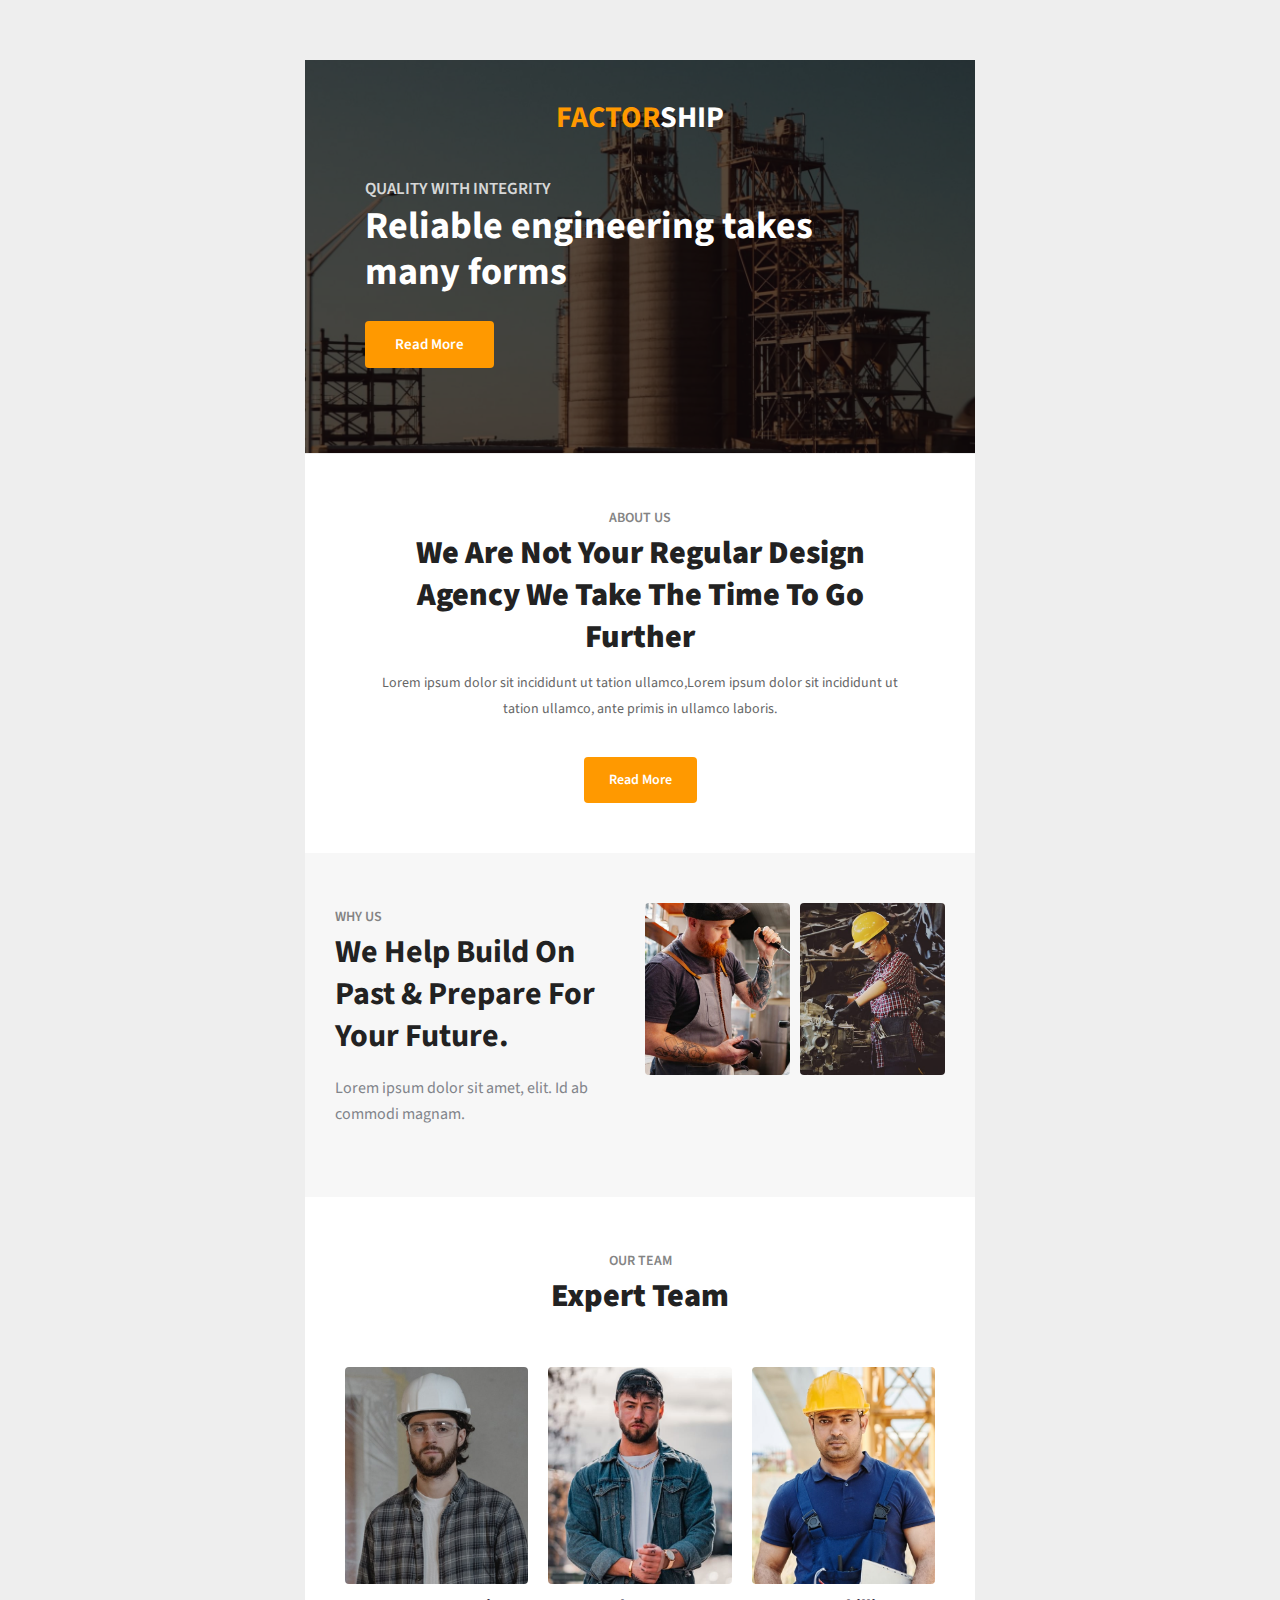
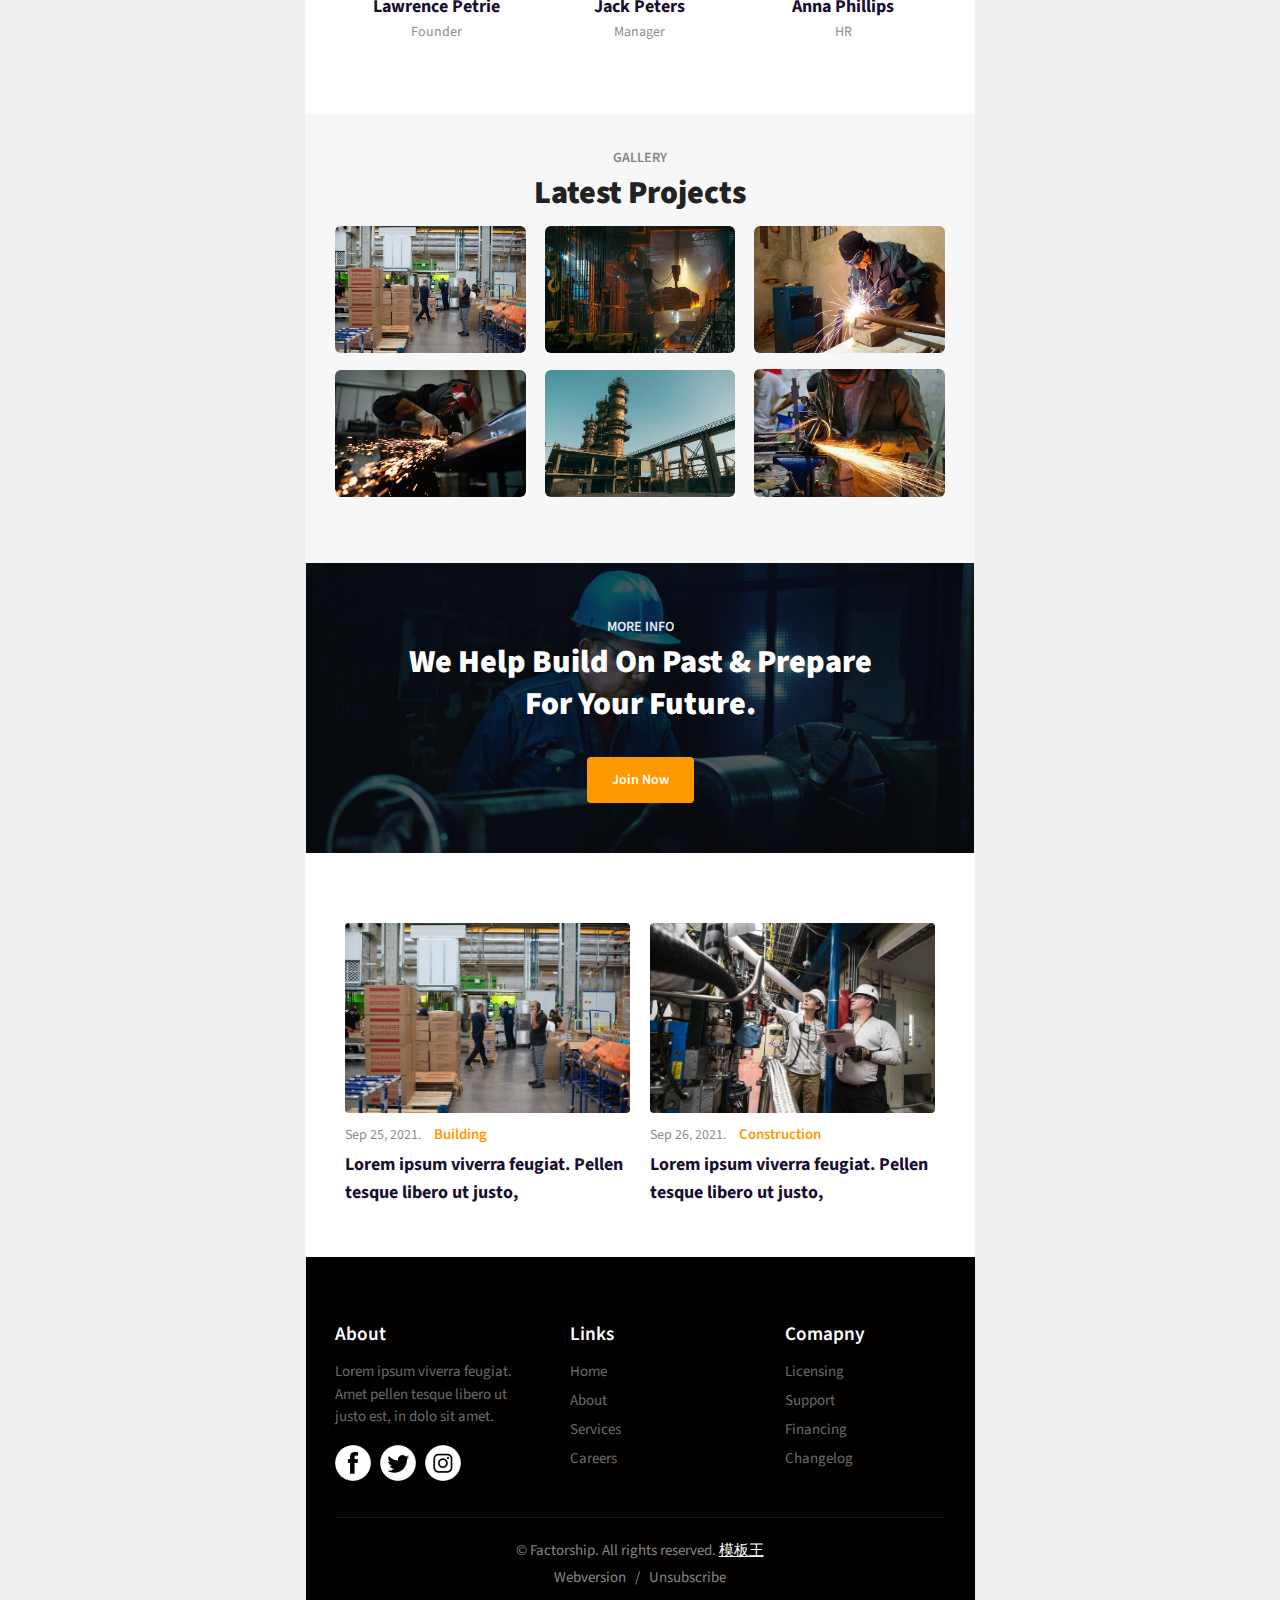
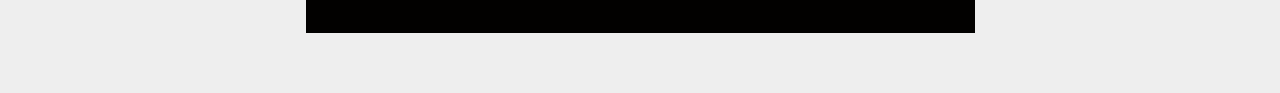
<file: email.html>
<!doctype html>
<html lang="en">

<head>
    <!-- Required meta tags -->
    <meta charset="utf-8">
    <meta name="viewport" content="width=device-width, initial-scale=1, shrink-to-fit=no">
    <title>Factorship - Industrial Category Bootstrap Responsive Template - Email Template</title>
    <!-- google fonts -->
    <link href="https://fonts.googleapis.com/css2?family=Source+Sans+Pro:ital,wght@0,400;0,600;0,700;1,600&display=swap" rel="stylesheet">
    <!-- Template CSS -->

    <style>
        * {
            box-sizing: border-box;
            font-family: -apple-system, BlinkMacSystemFont, "Segoe UI", Roboto, Oxygen-Sans, Ubuntu, Cantarell, "Helvetica Neue", sans-serif;
            font-family: 'Source Sans Pro', sans-serif;
        }

        p {
            padding: 0;
            margin: 0;
        }

        h1,
        h2,
        h3,
        h4,
        h5,
        h6 {
            padding: 0;
            margin: 0;
        }

        /* Responsive */
        @media only screen and (max-width: 568px) {

            /* Tables
    parameters: width, alignment */
            .w3l-scale {
                width: 100% !important;
            }

            .w3l-scale-90 {
                width: 95% !important;
            }

            .w3l-scale-strip {
                width: 95% !important;
                padding: 20px !important;
                padding-top: 0px !important;
            }

            .w3l-img-scale {
                width: 100% !important;
            }

            .sub-gd {
                display: block;
                width: 100% !important;
            }

            table {
                width: 100%;
            }

            table.w3agile_social_icons {
                width: auto;
            }

            td.heightgap {
                height: 40px !important;
            }
        }

        @media only screen and (max-width: 568px) {
            .counter-gd {
                width: 100% !important;
                display: block;
                margin-bottom: 15px;
            }

            .sub-gd {
                display: block;
                width: 100% !important;
            }

            .banner-content {
                padding: 0 15px !important;
            }
        }

        @media only screen and (max-width: 415px) {

            span.heading {
                font-size: 24px !important;
                line-height: 34px !important;
            }

            td.gap-responsive-top {
                height: 30px;
            }
        }

    </style>
</head>

<body style="margin: 0; padding: 0; background: #eee;">
    <!-- gap -->
    <table align="center" border="0" cellpadding="0" cellspacing="0" class="w3l-scale" width="640px">
        <tbody>
            <tr>
                <td class="gap-responsive-top" height="60">&nbsp;</td>
            </tr>
        </tbody>
    </table>
    <!-- /gap -->
    <!-- banner -->
    <table align="center" border="0" cellpadding="0" cellspacing="0" class="w3l-scale-90 w3l-banner-top" width="640px">
        <tbody>
            <tr>
                <td>
                    <table align="center" border="0" cellpadding="0" cellspacing="0" class="w3l-scale" width="640px">
                        <tbody>
                            <tr>
                                <td style="background-image: url(assets/images/banner3.jpg); background-position: top; background-size:cover;position:relative;min-height:500px; background-color: #fff;">
                                    <div class="overlay-banner" style="background:rgb(7 11 14 / 68%);
                                        padding:15px;">
                                        <table align="center" border="0" cellpadding="0" cellspacing="0" class="w3l-scale" width="640px">
                                            <tbody>
                                                <tr>
                                                    <td height="30">&nbsp;</td>
                                                </tr>
                                                <tr>
                                                    <td style="text-align:center;">
                                                        <div style="text-align:center; padding: 0 30px; line-height: 25px;">
                                                            <a href="index.html" style="color:#fff; text-decoration:none;font-weight:700; font-size:30px;text-transform:uppercase;"><span class="log-sub" style="color:#ff9900;">Factor</span>ship</a>
                                                        </div>
                                                    </td>
                                                </tr>
                                                <tr>
                                                    <td height="40">&nbsp;</td>
                                                </tr>
                                                <tr>
                                                    <td>

                                                        <table align="center" border="0" cellpadding="0" cellspacing="0" class="w3l-scale" style=" font-size: 14px; color: #9b9b9b;" width="290px">
                                                            <tbody>
                                                                <tr>
                                                                    <td class="w3l-scale-left-both">
                                                                        <table align="center" border="0" cellpadding="0" cellspacing="0" class="w3l-scale" width="610">
                                                                            <tbody>
                                                                                <tr>
                                                                                    <td>
                                                                                        <div class="banner-content" style="text-align:left; padding:0 30px;  padding-bottom: 70px;">
                                                                                            <p style="margin-bottom:00px;text-transform:capitalize;opacity:0.8; font-size:17px; line-height:28px; color:#fff;font-weight:600;text-transform:uppercase; ">
                                                                                                Quality With Integrity</p>
                                                                                            <h2 class="template_title" style="color: #fff;  
                                                                                                margin-bottom:26px;font-size:38px;line-height:46px;">
                                                                                                Reliable engineering takes many forms
                                                                                            </h2>


                                                                                            <a href="#url" class="btn-style" style="background:#ff9900;
                                                                  text-decoration: none; border-radius: 4px; padding: 13px 30px;
                                                                  color: #fff; display: inline-block; text-transform:capitalize; font-size: 15px;
                                                                  transition: 0.3s ease; font-weight: 600;">Read More
                                                                                            </a>
                                                                                        </div>
                                                                                    </td>
                                                                                </tr>
                                                                            </tbody>
                                                                        </table>
                                                                    </td>
                                                                </tr>
                                                            </tbody>
                                                        </table>
                                                    </td>
                                                </tr>

                                            </tbody>
                                        </table>
                                    </div>
                                </td>
                            </tr>
                        </tbody>
                    </table>
                </td>
            </tr>
        </tbody>
    </table>
    <!-- //banner -->

    <!-- /email info -->
    <table align="center" border="0" cellpadding="0" cellspacing="0" class="w3l-scale-90" style="background-color: #ffffff; padding: 50px 30px; border-top:1px solid #eee;" width="640px">
        <tbody>
            <tr>
                <td>
                    <table align="center" border="0" cellpadding="0" cellspacing="0" class="w3l-scale" width="610px">
                        <tbody>
                            <tr>
                                <td>
                                    <table align="center" border="0" cellpadding="0" cellspacing="0" class="w3l-scale" style=" font-size: 14px; color: #5e5e5e;" width="290px">
                                        <tbody>
                                            <tr>
                                                <td class="w3l-scale-left-both">
                                                    <table align="center" border="0" cellpadding="0" cellspacing="0" class="w3l-scale" width="550">
                                                        <tbody>

                                                            <tr>
                                                                <td>
                                                                    <div style="text-align:center;">
                                                                        <span style="font-size: 14px;
    font-weight: 600;
    text-transform: uppercase;
    display: inline-block;
    line-height: 28px;
    color:#777;
    position: relative;
    opacity: 0.9;">
                                                                            About Us
                                                                        </span>
                                                                        <h3 style="text-decoration: none;font-size:32px;font-weight:700; margin-bottom:12px; line-height:42px;color:#222; display: block;">
                                                                            <strong>We Are Not Your Regular Design Agency We Take The Time To Go Further</strong>
                                                                        </h3>
                                                                        <span style="display:block; font-size:16Spx;font-weight:normal; line-height: 26px; color:#666; margin-bottom: 15px;">
                                                                            Lorem ipsum dolor sit incididunt ut tation ullamco,Lorem ipsum dolor sit incididunt ut tation ullamco, ante primis in ullamco laboris.
                                                                        </span>
                                                                    </div>
                                                                </td>
                                                            </tr>
                                                            <tr>
                                                                <td style="text-align:center;">
                                                                    <a href="#url" class="btn-style" style="background:#ff9900; margin-top:20px;
                                                                        text-decoration: none; border-radius: 4px; padding: 13px 25px;
                                                                        color: #fff; display: inline-block; font-size: 14px;
                                                                        transition: 0.3s ease; font-weight: 600;">Read More
                                                                    </a>
                                                                </td>
                                                            </tr>
                                                        </tbody>
                                                    </table>
                                                </td>
                                            </tr>
                                        </tbody>
                                    </table>
                                </td>
                            </tr>
                        </tbody>
                    </table>
                </td>
            </tr>
        </tbody>
    </table>
    <!-- //email info -->

    <!-- text with image -->
    <table align="center" border="0" cellpadding="0" cellspacing="0" class="w3l-scale-90" style="background-color: #f7f7f7; padding: 30px 30px 50px 30px;" width="640px">
        <tbody>
            <tr>
                <td>
                    <table align="center" border="0" cellpadding="0" cellspacing="0" class="w3l-scale" width="610px">
                        <tbody>
                            <tr>
                                <td>
                                    <table align="right" border="0" cellpadding="0" cellspacing="0" class="w3l-scale" style=" font-size: 14px; color: #9b9b9b; margin-top:20px;" width="290px">
                                        <tbody>
                                            <tr>
                                                <td class="w3l-scale-left-both">
                                                    <table align="right" border="0" cellpadding="0" cellspacing="0" class="w3l-scale" width="610">
                                                        <tbody>

                                                            <tr>
                                                                <td>
                                                                    <table align="left" border="0" cellpadding="0" cellspacing="0" class="w3l-img-scale" style="background: transparent; border-radius:0px; margin-bottom: 20px;" width="290px">
                                                                        <tbody>
                                                                            <tr>
                                                                                <td align="left">
                                                                                    <span style="font-size: 14px;
    font-weight: 600;
    text-transform: uppercase;
    display: inline-block;
    line-height: 28px;
    color:#777;
    position: relative;
    opacity: 0.9;">
                                                                                        Why Us
                                                                                    </span>
                                                                                    <h3 style="text-decoration: none;font-size:32px; font-weight:400; margin-bottom:18px; line-height:42px; color: #222; display: block;">
                                                                                        <strong>We Help Build On Past & Prepare For Your Future.</strong>
                                                                                    </h3>

                                                                                    <span style=" display:block;
                                                                                     font-size: 16px; line-height: 26px; font-weight:400; color: #81848a; text-decoration: none;">
                                                                                        Lorem ipsum dolor sit amet, elit. Id ab commodi magnam.

                                                                                    </span>

                                                                                </td>
                                                                            </tr>

                                                                        </tbody>
                                                                    </table>
                                                                    <table align="right" border="0" cellpadding="0" cellspacing="0" class="w3l-img-scale" style=" margin-bottom: 20px;" width="300px">
                                                                        <tbody>
                                                                            <tr>
                                                                                <td>
                                                                                    <table align="left" border="0" cellpadding="0" cellspacing="0" class="w3l-img-scale" width="145px">
                                                                                        <tbody>
                                                                                            <tr>
                                                                                                <td>
                                                                                                    <img src="assets/images/ab1.jpg" class="img-responsive" title="image" style="border-radius:4px; max-width: 100%; display: block;">
                                                                                                </td>
                                                                                            </tr>
                                                                                        </tbody>
                                                                                    </table>
                                                                                    <table align="right" border="0" cellpadding="0" cellspacing="0" class="w3l-img-scale" width="145px">
                                                                                        <tbody>
                                                                                            <tr>
                                                                                                <td>
                                                                                                    <img src="assets/images/ab2.jpg" class="img-responsive" title="image" style="border-radius:4px;  max-width: 100%; display: block;">

                                                                                                </td>
                                                                                            </tr>
                                                                                        </tbody>
                                                                                    </table>
                                                                                </td>
                                                                            </tr>
                                                                        </tbody>
                                                                    </table>
                                                                </td>
                                                            </tr>
                                                        </tbody>
                                                    </table>
                                                </td>
                                            </tr>
                                        </tbody>
                                    </table>
                                </td>
                            </tr>
                        </tbody>
                    </table>
                </td>
            </tr>
        </tbody>
    </table>
    <!-- //text with image -->
    <!--/team-->
    <table align="center" border="0" cellpadding="0" cellspacing="0" class="w3l-scale-90" style="background-color: #fff; padding:50px 30px 40px 30px;" width="640px">
        <tbody>
            <tr>
                <td>
                    <table align="center" border="0" cellpadding="0" cellspacing="0" class="w3l-scale" width="610px">
                        <tbody>
                            <tr>
                                <td>
                                    <div style="text-align:center; margin-bottom:30px;">
                                        <span style="font-size: 14px;
    font-weight: 600;
    text-transform: uppercase;
    display: inline-block;
    line-height: 28px;
    color:#777;
    position: relative;
    opacity: 0.9;">
                                            Our Team
                                        </span>
                                        <h3 style="text-decoration: none;font-size:32px;font-weight:700; margin-bottom:12px; line-height:42px;color:#222; display: block;">
                                            <strong>Expert Team</strong>
                                        </h3>
                                    </div>
                                </td>
                            </tr>
                            <tr>
                                <td>
                                    <table align="center" border="0" cellpadding="0" cellspacing="0" class="w3l-scale" style=" font-size: 14px; color: #868e96;">
                                        <tbody>
                                            <tr>
                                                <table role="presentation" border="0" cellpadding="10" cellspacing="0" width="100%" class="services-top w3l-scale">
                                                    <tbody>
                                                        <tr>
                                                            <td valign="top" width="32%" style="padding-top: 20px;" class="sub-gd w3l-img-scale">
                                                                <table role="presentation" cellspacing="0" cellpadding="0" border="0" width="100%">
                                                                    <tbody>
                                                                        <tr>
                                                                            <td>
                                                                                <a href="#"><img src="assets/images/team1.jpg" class="img-responsive" alt="" style="margin:auto;margin-bottom:10px;display:block;border-radius:4px;width:100%;"></a>
                                                                            </td>
                                                                        </tr>
                                                                        <tr>
                                                                            <td style="text-align:center;">
                                                                                <div style="text-align:center;">
                                                                                    <h3 style="font-size: 18px; margin-bottom:0px;">
                                                                                        <a href="#url" style="text-decoration: none; line-height: 26px; color: #1b0f31;">
                                                                                            Lawrence Petrie</a>
                                                                                    </h3>
                                                                                    <span style="font-size: 14px; line-height:6px;">
                                                                                        <span style="color:#868e96;">
                                                                                            Founder
                                                                                        </span>
                                                                                        <br><br>
                                                                                    </span>
                                                                                </div>
                                                                            </td>
                                                                        </tr>
                                                                    </tbody>
                                                                </table>
                                                            </td>
                                                            <td valign="top" width="32%" style="padding-top: 20px;" class="sub-gd w3l-img-scale">
                                                                <table role="presentation" cellspacing="0" cellpadding="0" border="0" width="100%">
                                                                    <tbody>
                                                                        <tr>
                                                                            <td>
                                                                                <a href="#"><img src="assets/images/team2.jpg" class="img-responsive" alt="" style="margin:auto;margin-bottom:10px;display:block;border-radius:4px;width:100%;"></a>
                                                                            </td>
                                                                        </tr>
                                                                        <tr>
                                                                            <td style="text-align:center;">
                                                                                <div style="text-align:center;">
                                                                                    <h3 style="font-size: 18px; margin-bottom:0px;">
                                                                                        <a href="#url" style="text-decoration: none; line-height: 26px; color: #1b0f31;">
                                                                                            Jack Peters
                                                                                        </a>
                                                                                    </h3>
                                                                                    <span style="font-size: 14px; line-height:6px;">
                                                                                        <span style="color:#868e96;">
                                                                                            Manager
                                                                                        </span>
                                                                                        <br><br>
                                                                                    </span>
                                                                                </div>
                                                                            </td>
                                                                        </tr>
                                                                    </tbody>
                                                                </table>
                                                            </td>
                                                            <td valign="top" width="32%" style="padding-top:20px;" class="sub-gd w3l-img-scale">
                                                                <table role="presentation" cellspacing="0" cellpadding="0" border="0" width="100%">
                                                                    <tbody>
                                                                        <tr>
                                                                            <td>
                                                                                <a href="#"><img src="assets/images/team3.jpg" class="img-responsive" alt="" style="margin:auto;margin-bottom:10px;display:block;border-radius:4px;width:100%;"></a>
                                                                            </td>
                                                                        </tr>
                                                                        <tr>
                                                                            <td style="text-align:center;">
                                                                                <div style="text-align:center;">
                                                                                    <h3 style="font-size: 18px; margin-bottom:0px;">
                                                                                        <a href="#url" style="text-decoration: none; line-height: 26px; color: #1b0f31;">
                                                                                            Anna Phillips</a>
                                                                                    </h3>
                                                                                    <span style="font-size: 14px; line-height:6px;">
                                                                                        <span style="color:#868e96;">
                                                                                            HR
                                                                                        </span>
                                                                                        <br><br>
                                                                                    </span>
                                                                                </div>
                                                                            </td>
                                                                        </tr>
                                                                    </tbody>
                                                                </table>
                                                            </td>

                                                        </tr>
                                                    </tbody>
                                                </table>
                                            </tr>

                                        </tbody>

                                    </table>
                                </td>
                            </tr>
                        </tbody>
                    </table>
                    <!--//Team-->


                    <!-- 3 columns Our gallery -->
                    <table align="center" border="0" cellpadding="0" cellspacing="0" class="w3l-scale-90" style="background-color: #f7f7f7; padding:30px 30px 50px 30px;" width="640px">
                        <tbody>
                            <tr>
                                <td>
                                    <table align="center" border="0" cellpadding="0" cellspacing="0" class="w3l-scale" width="610px">
                                        <tbody>
                                            <tr>
                                                <td>
                                                    <div style="text-align: center;">
                                                        <span style="font-size: 14px;
    font-weight: 600;
    text-transform: uppercase;
    display: inline-block;
    line-height: 28px;
    color:#777;
    position: relative;
    opacity: 0.9;">
                                                            Gallery
                                                        </span>
                                                        <h3 style="text-decoration: none;font-size:32px;font-weight:700; margin-bottom:12px; line-height:42px;color:#222; display: block;">
                                                            <strong>Latest Projects</strong>
                                                        </h3>
                                                    </div>
                                                </td>
                                            </tr>
                                            <tr>
                                                <td style="display: block; text-align:center;">
                                                    <table role="presentation" border="0" cellpadding="0" cellspacing="0">
                                                        <tr>
                                                            <td valign="left" width="30%" class="sub-gd w3l-img-scale">
                                                                <table role="presentation" cellspacing="0" cellpadding="0" border="0" width="100%">
                                                                    <tr>
                                                                        <td class="text-services" style="text-align:center;">
                                                                            <a href="#url"><img class="img-responsive" style="width:100%; margin-bottom:10px;border-radius:6px;" src="assets/images/g1.jpg" alt="hny"></a>
                                                                        </td>
                                                                    </tr>
                                                                </table>
                                                            </td>
                                                            <td valign="left" width="3%" class="sub-gd w3l-img-scale">
                                                            </td>
                                                            <td valign="right" width="30%" class="sub-gd">
                                                                <table role="presentation" cellspacing="0" cellpadding="0" border="0" width="100%">
                                                                    <tr>
                                                                        <td class="text-services" style="text-align:center;">
                                                                            <a href="#url"><img class="img-responsive" style="width:100%; margin-bottom:10px;border-radius:6px; " src="assets/images/g2.jpg" alt="hny"></a>
                                                                        </td>
                                                                    </tr>
                                                                </table>
                                                            </td>
                                                            <td valign="left" width="3%" class="sub-gd w3l-img-scale">
                                                            </td>
                                                            <td valign="right" width="30%" class="sub-gd">
                                                                <table role="presentation" cellspacing="0" cellpadding="0" border="0" width="100%">
                                                                    <tr>
                                                                        <td class="text-services" style="text-align:center;">
                                                                            <a href="#url"><img class="img-responsive" style="width:100%; margin-bottom:10px;border-radius:6px;" src="assets/images/g3.jpg" alt="hny"></a>
                                                                        </td>
                                                                    </tr>
                                                                </table>
                                                            </td>
                                                        </tr>
                                                    </table>
                                                </td>
                                            </tr>
                                            <tr>
                                                <td style="display: block; text-align:center;">
                                                    <table role="presentation" border="0" cellpadding="0" cellspacing="0">
                                                        <tr>
                                                            <td valign="left" width="30%" class="sub-gd w3l-img-scale">
                                                                <table role="presentation" cellspacing="0" cellpadding="0" border="0" width="100%">
                                                                    <tr>
                                                                        <td class="text-services" style="text-align:center;">
                                                                            <a href="#url"><img class="img-responsive" style="width:100%; margin-bottom:10px;border-radius:6px;" src="assets/images/g9.jpg" alt="hny"></a>
                                                                        </td>
                                                                    </tr>
                                                                </table>
                                                            </td>
                                                            <td valign="left" width="3%" class="sub-gd w3l-img-scale">
                                                            </td>
                                                            <td valign="right" width="30%" class="sub-gd">
                                                                <table role="presentation" cellspacing="0" cellpadding="0" border="0" width="100%">
                                                                    <tr>
                                                                        <td class="text-services" style="text-align:center;">
                                                                            <a href="#url"><img class="img-responsive" style="width:100%; margin-bottom:10px;border-radius:6px; " src="assets/images/g8.jpg" alt="hny"></a>
                                                                        </td>
                                                                    </tr>
                                                                </table>
                                                            </td>
                                                            <td valign="left" width="3%" class="sub-gd w3l-img-scale">
                                                            </td>
                                                            <td valign="right" width="30%" class="sub-gd">
                                                                <table role="presentation" cellspacing="0" cellpadding="0" border="0" width="100%">
                                                                    <tr>
                                                                        <td class="text-services" style="text-align:center;">
                                                                            <a href="#url"><img class="img-responsive" style="width:100%; margin-bottom:10px;border-radius:6px;" src="assets/images/g7.jpg" alt="hny"></a>
                                                                        </td>
                                                                    </tr>
                                                                </table>
                                                            </td>
                                                        </tr>
                                                    </table>
                                                </td>
                                            </tr>
                                        </tbody>
                                    </table>
                                </td>
                            </tr>
                        </tbody>
                    </table>
                    <!-- //3 columns Our gallery -->
                    <!-- bg content -->
                    <table align="center" border="0" cellpadding="0" cellspacing="0" class="w3l-scale-90 w3l-banner-top" width="640px">
                        <tbody>
                            <tr>
                                <td>
                                    <table align="center" border="0" cellpadding="0" cellspacing="0" class="w3l-scale" width="640px">
                                        <tbody>
                                            <tr>
                                                <td style="background-image: url(assets/images/banner2.jpg); background-size:cover;position:relative;">
                                                    <div class="overlay-banner" style="background: rgb(7 11 14 / 68%);
                                        padding:0 14px;">
                                                        <table align="center" border="0" cellpadding="0" cellspacing="0" class="w3l-scale" width="640px">
                                                            <tbody>
                                                                <tr>
                                                                    <td>

                                                                        <table align="center" border="0" cellpadding="0" cellspacing="0" class="w3l-scale" style=" font-size: 14px; color: #9b9b9b;" width="290px">
                                                                            <tbody>
                                                                                <tr>
                                                                                    <td class="w3l-scale">
                                                                                        <table align="center" border="0" cellpadding="0" cellspacing="0" class="w3l-scale" width="500">
                                                                                            <tbody>

                                                                                                <tr>
                                                                                                    <td>
                                                                                                        <div style="text-align: center;margin:0 auto; padding-top:50px; padding-bottom:50px;">
                                                                                                            <span style="font-size: 14px;
    font-weight: 600;
    text-transform: uppercase;
    display: inline-block;
    line-height: 28px;
    color:#fff;
    position: relative;
    opacity: 0.9;">
                                                                                                                More Info
                                                                                                            </span>
                                                                                                            <h3 style="text-decoration: none;font-size:32px;font-weight:700; margin-bottom:12px; line-height:42px;color:#fff; display: block;">
                                                                                                                <strong>We Help Build On Past & Prepare For Your Future.</strong>
                                                                                                            </h3>

                                                                                                            <a href="#url" class="btn-style" style="background:#ff9900; margin-top:20px;
                                                                        text-decoration: none; border-radius: 4px; padding: 13px 25px;
                                                                        color: #fff; display: inline-block; font-size: 14px;
                                                                        transition: 0.3s ease; font-weight: 600;">Join Now
                                                                                                            </a>
                                                                                                        </div>
                                                                                                    </td>
                                                                                                </tr>
                                                                                            </tbody>
                                                                                        </table>
                                                                                    </td>
                                                                                </tr>
                                                                            </tbody>
                                                                        </table>
                                                                    </td>
                                                                </tr>
                                                            </tbody>
                                                        </table>
                                                    </div>
                                                </td>
                                            </tr>
                                        </tbody>
                                    </table>
                                </td>
                            </tr>
                        </tbody>
                    </table>
                    <!-- //bg content -->

                    <!--/team-->
                    <table align="center" border="0" cellpadding="0" cellspacing="0" class="w3l-scale-90" style="background-color: #fff; padding:50px 30px 40px 30px;" width="640px">
                        <tbody>
                            <tr>
                                <td>
                                    <table align="center" border="0" cellpadding="0" cellspacing="0" class="w3l-scale" width="610px">
                                        <tbody>

                                            <tr>
                                                <td>
                                                    <table align="center" border="0" cellpadding="0" cellspacing="0" class="w3l-scale" style=" font-size: 14px; color: #868e96;">
                                                        <tbody>
                                                            <tr>
                                                                <table role="presentation" border="0" cellpadding="10" cellspacing="0" width="100%" class="services-top w3l-scale">
                                                                    <tbody>
                                                                        <tr>
                                                                            <td valign="top" width="32%" style="padding-top: 20px;" class="sub-gd w3l-img-scale">
                                                                                <table role="presentation" cellspacing="0" cellpadding="0" border="0" width="100%">
                                                                                    <tbody>
                                                                                        <tr>
                                                                                            <td>
                                                                                                <a href="#"><img src="assets/images/g1.jpg" class="img-responsive" alt="" style="margin:auto;margin-bottom:10px;display:block;border-radius:4px;width:100%;"></a>
                                                                                            </td>
                                                                                        </tr>
                                                                                        <tr>
                                                                                            <td style="text-align:left;">
                                                                                                <div style="text-align:left;">
                                                                                                    <span style="font-size: 14px; line-height:6px;">
                                                                                                        <span style="color:#868e96;">
                                                                                                            Sep
                                                                                                            25,
                                                                                                            2021.
                                                                                                            <a href="#url" style="text-decoration:none;color:#ff9900;font-size:15px; margin-left:10px;font-weight:600;">
                                                                                                                Building</a>
                                                                                                        </span>
                                                                                                        <br>
                                                                                                    </span>
                                                                                                    <h3 style="font-size:18px; margin-top:6px;">
                                                                                                        <a href="#url" style="text-decoration: none; line-height:28px; color: #1b0f31;">
                                                                                                            Lorem
                                                                                                            ipsum
                                                                                                            viverra
                                                                                                            feugiat.
                                                                                                            Pellen
                                                                                                            tesque
                                                                                                            libero
                                                                                                            ut
                                                                                                            justo,</a>
                                                                                                    </h3>

                                                                                                </div>
                                                                                            </td>
                                                                                        </tr>
                                                                                    </tbody>
                                                                                </table>
                                                                            </td>
                                                                            <td valign="top" width="32%" style="padding-top: 20px;" class="sub-gd w3l-img-scale">
                                                                                <table role="presentation" cellspacing="0" cellpadding="0" border="0" width="100%">
                                                                                    <tbody>
                                                                                        <tr>
                                                                                            <td>
                                                                                                <a href="#"><img src="assets/images/g4.jpg" class="img-responsive" alt="" style="margin:auto;margin-bottom:10px;display:block;border-radius:4px;width:100%;"></a>
                                                                                            </td>
                                                                                        </tr>
                                                                                        <tr>
                                                                                            <td style="text-align:left;">
                                                                                                <div style="text-align:left;">
                                                                                                    <span style="font-size: 14px; line-height:6px;">
                                                                                                        <span style="color:#868e96;">
                                                                                                            Sep
                                                                                                            26,
                                                                                                            2021.
                                                                                                            <a href="#url" style="text-decoration:none;color:#ff9900;font-size:15px; margin-left:10px;font-weight:600;">
                                                                                                                Construction</a>
                                                                                                        </span>
                                                                                                        <br>
                                                                                                    </span>
                                                                                                    <h3 style="font-size:18px; margin-top:6px;">
                                                                                                        <a href="#url" style="text-decoration: none; line-height:28px; color: #1b0f31;">
                                                                                                            Lorem
                                                                                                            ipsum
                                                                                                            viverra
                                                                                                            feugiat.
                                                                                                            Pellen
                                                                                                            tesque
                                                                                                            libero
                                                                                                            ut
                                                                                                            justo,</a>
                                                                                                    </h3>
                                                                                                </div>
                                                                                            </td>
                                                                                        </tr>
                                                                                    </tbody>
                                                                                </table>
                                                                            </td>

                                                                        </tr>
                                                                    </tbody>
                                                                </table>
                                                            </tr>

                                                        </tbody>

                                                    </table>
                                                </td>
                                            </tr>
                                        </tbody>
                                    </table>
                                    <!--//blogs-->
                                    <!-- footer -->
                                    <table align="center" border="0" cellpadding="0" cellspacing="0" class="w3l-scale-90" style="background-color:#020100; padding: 30px 30px 40px 29px;" width="640px">
                                        <tr>
                                            <td>
                                                <table align="center" border="0" cellpadding="0" cellspacing="0" width="610px">
                                                    <tr>
                                                        <td height="30" class="wthree_copyright"></td>
                                                    <tr>
                                                        <td>
                                                            <table class="w3l_banner_bottom_grid-2 w3l-img-scale" align="left" border="0" cellpadding="0" cellspacing="0" width="205">
                                                                <tr>
                                                                    <td>
                                                                        <table border="0" cellpadding="0" cellspacing="0" align="left">
                                                                            <tr>
                                                                                <td align="left" style="font-size:1.2em;font-weight:600;color:#fff;text-transform:capitalize;line-height:1.8em">
                                                                                    About
                                                                                </td>
                                                                            </tr>
                                                                            <tr>
                                                                                <td class="heigh-footer" height="10"></td>
                                                                            </tr>

                                                                            <tr>
                                                                                <td align="left" style="line-height:1.5em;font-size:15px;color:#878685; opacity:.8; margin-bottom:16px;
                                                display: block;">
                                                                                    Lorem ipsum viverra feugiat. Amet pellen tesque libero ut justo est, in dolo sit amet.
                                                                                </td>
                                                                            </tr>
                                                                            <tr>
                                                                                <td align="left">
                                                                                    <table class="w3agile_social_icons" border="0" align="left" cellpadding="0" cellspacing="0">
                                                                                        <tr>
                                                                                            <td>
                                                                                                <table border="0" align="left" cellpadding="0" cellspacing="0">
                                                                                                    <tbody>
                                                                                                        <tr>
                                                                                                            <td><a href="#url" style="display:block; border:0;"><img src="assets/images/fb.png" alt="" border="0"></a>
                                                                                                            </td>
                                                                                                            <td>&nbsp;&nbsp;&nbsp;</td>
                                                                                                            <td><a href="#url" style="display:block; border:0;"><img src="assets/images/tw.png" alt="" border="0"></a>
                                                                                                            </td>
                                                                                                            <td>&nbsp;&nbsp;&nbsp;</td>
                                                                                                            <td><a href="#url" style="display:block; border:0;"><img src="assets/images/ins.png" alt="" border="0"></a>
                                                                                                            </td>
                                                                                                            <td>&nbsp;&nbsp;&nbsp;</td>

                                                                                                        </tr>
                                                                                                    </tbody>
                                                                                                </table>
                                                                                            </td>
                                                                                        </tr>
                                                                                    </table>
                                                                                </td>
                                                                            </tr>
                                                                        </table>
                                                                    </td>
                                                                </tr>
                                                            </table>

                                                            <table class="w3layouts_grid_space" align="left" border="0" cellpadding="0" cellspacing="0" width="30">
                                                                <tr>
                                                                    <td align="center">&nbsp;&nbsp;</td>
                                                                </tr>
                                                            </table>

                                                            <table class="w3l_banner_bottom_grid-2 w3l-img-scale" align="left" border="0" cellpadding="0" cellspacing="0" width="190">
                                                                <tr>
                                                                    <td>
                                                                        <table border="0" cellpadding="0" cellspacing="0" align="left">
                                                                            <tr>
                                                                                <td align="left" style="font-size:1.2em; font-weight:600;color:#fff;text-transform:capitalize;line-height:1.8em">
                                                                                    Links
                                                                                </td>
                                                                            </tr>
                                                                            <tr>
                                                                                <td class="heigh-footer" height="10"></td>
                                                                            </tr>
                                                                            <tr>
                                                                                <td align="left" style="font-size:15px; display: block;">
                                                                                    <a href="#service" style="color:#878685; opacity:.8;text-decoration:none">Home</a>
                                                                                </td>
                                                                            </tr>
                                                                            <tr>
                                                                                <td align="left" style="font-size:15px; margin-top: 8px; display: block;">
                                                                                    <a href="#service" style="color:#878685; opacity:.8;text-decoration:none">About</a>
                                                                                </td>
                                                                            </tr>
                                                                            <tr>
                                                                                <td align="left" style="font-size:15px; margin-top: 8px; display: block;">
                                                                                    <a href="#service" style="color:#878685; opacity:.8;text-decoration:none">Services</a>
                                                                                </td>
                                                                            </tr>
                                                                            <tr>
                                                                                <td align="left" style="font-size:15px; margin-top: 8px; display: block;">
                                                                                    <a href="#career" style="color:#878685; opacity:.8;text-decoration:none">Careers</a>
                                                                                </td>
                                                                            </tr>
                                                                        </table>
                                                                    </td>
                                                                </tr>
                                                            </table>

                                                            <table class="w3layouts_grid_space" align="left" border="0" cellpadding="0" cellspacing="0" width="25">
                                                                <tr>
                                                                    <td align="center">&nbsp;&nbsp;</td>
                                                                </tr>
                                                            </table>

                                                            <table class="w3l_banner_bottom_grid-2 w3l-img-scale" align="left" border="0" cellpadding="0" cellspacing="0" width="145">
                                                                <tr>
                                                                    <td>
                                                                        <table border="0" cellpadding="0" cellspacing="0" align="left">
                                                                            <tr>
                                                                                <td align="left" style="font-size:1.2em; font-weight:600;color:#fff;text-transform:capitalize;line-height:1.8em">
                                                                                    Comapny
                                                                                </td>
                                                                            </tr>
                                                                            <tr>
                                                                                <td class="heigh-footer" height="10"></td>
                                                                            </tr>
                                                                            <tr>
                                                                                <td align="left" style="font-size:15px; display: block;">
                                                                                    <a href="#service" style="color:#878685; opacity:.8;text-decoration:none"> Licensing</a>
                                                                                </td>
                                                                            </tr>
                                                                            <tr>
                                                                                <td align="left" style="font-size:15px; margin-top: 8px; display: block;">
                                                                                    <a href="#service" style="color:#878685; opacity:.8;text-decoration:none"> Support</a>
                                                                                </td>
                                                                            </tr>
                                                                            <tr>
                                                                                <td align="left" style="font-size:15px; margin-top: 8px; display: block;">
                                                                                    <a href="#service" style="color:#878685; opacity:.8;text-decoration:none"> Financing</a>
                                                                                </td>
                                                                            </tr>
                                                                            <tr>
                                                                                <td align="left" style="font-size:15px; margin-top: 8px; display: block;">
                                                                                    <a href="#service" style="color:#878685; opacity:.8;text-decoration:none">Changelog</a>
                                                                                </td>
                                                                            </tr>
                                                                        </table>
                                                                    </td>
                                                                </tr>
                                                            </table>
                                                        </td>
                                                    </tr>
                                                    <tr>
                                                        <td height="30"></td>
                                                    </tr>
                                                    <tr>
                                                        <td style=" padding-top: 20px; border-top: 1px solid rgba(249, 249, 249, 0.1); color: #878685; font-size: 15px;text-align:center; font-weight: normal; line-height: 25px;">
                                                            © Factorship. All rights reserved. <a target="_blank" href="http://www.mobanwang.com/" title="模板王" style="display:inline;color:#fff;">模板王</a>
                                                        </td>
                                                    </tr>

                                                    <tr>
                                                        <td>
                                                            <table class="agileinfo_copyright" border="0" align="center" cellpadding="0" cellspacing="0">
                                                                <tr>
                                                                    <td align="center" style="font-size: 15px;text-transform:capitalize; color: #878685;line-height:2em;">
                                                                        <a href="#url" style="color:#878685;text-decoration:none;">
                                                                            Webversion
                                                                        </a>
                                                                        <span>&nbsp;&nbsp;/&nbsp;&nbsp;</span>
                                                                        <a href="#url" style="color:#878685;text-decoration:none;">
                                                                            Unsubscribe
                                                                        </a>
                                                                    </td>
                                                                </tr>
                                                            </table>
                                                        </td>
                                                    </tr>
                                                </table>
                                            </td>
                                        </tr>
                                    </table>
                                    <!-- //footer -->

                                    <!-- gap -->
                                    <table align="center" border="0" cellpadding="0" cellspacing="0" class="w3l-scale" width="640px">
                                        <tbody>
                                            <tr>
                                                <td class="gap-responsive-top" height="60">&nbsp;</td>
                                            </tr>
                                        </tbody>
                                    </table>
                                    <!-- /gap -->


</body>

</html>
</file>
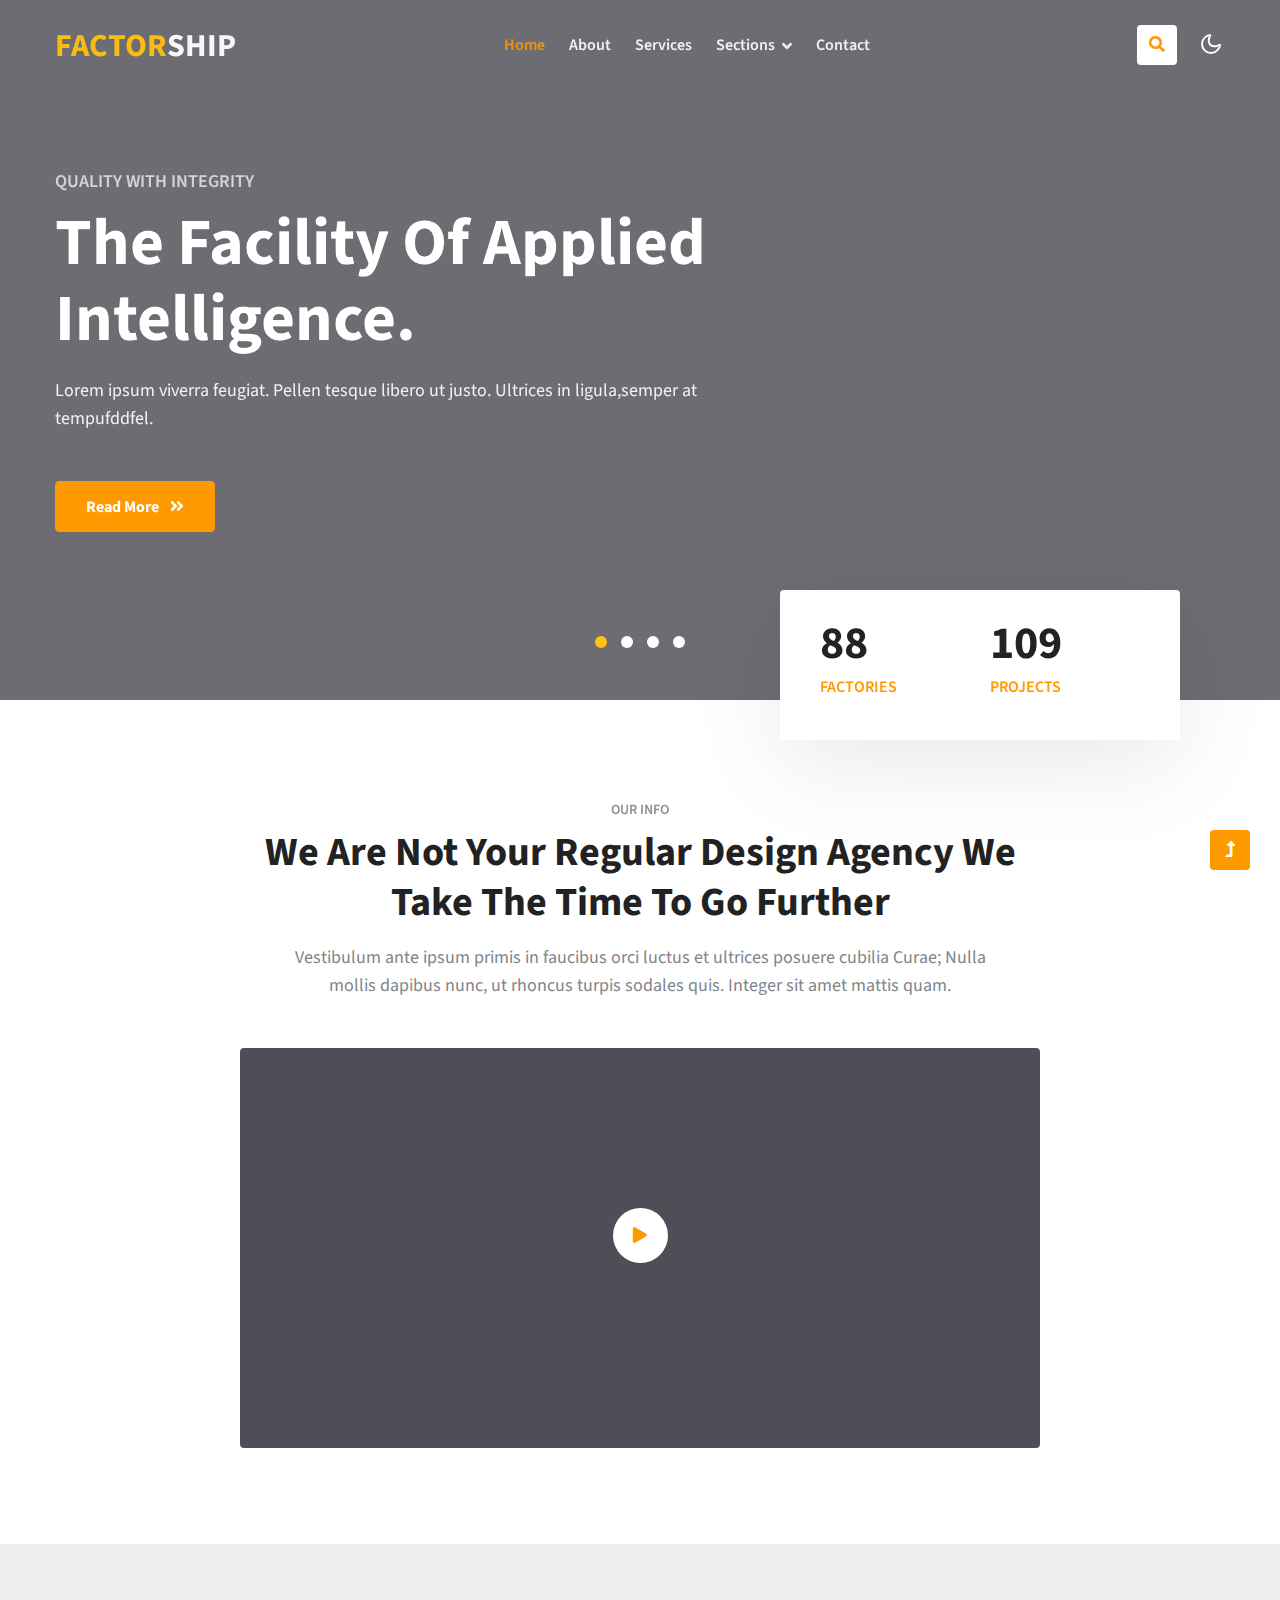
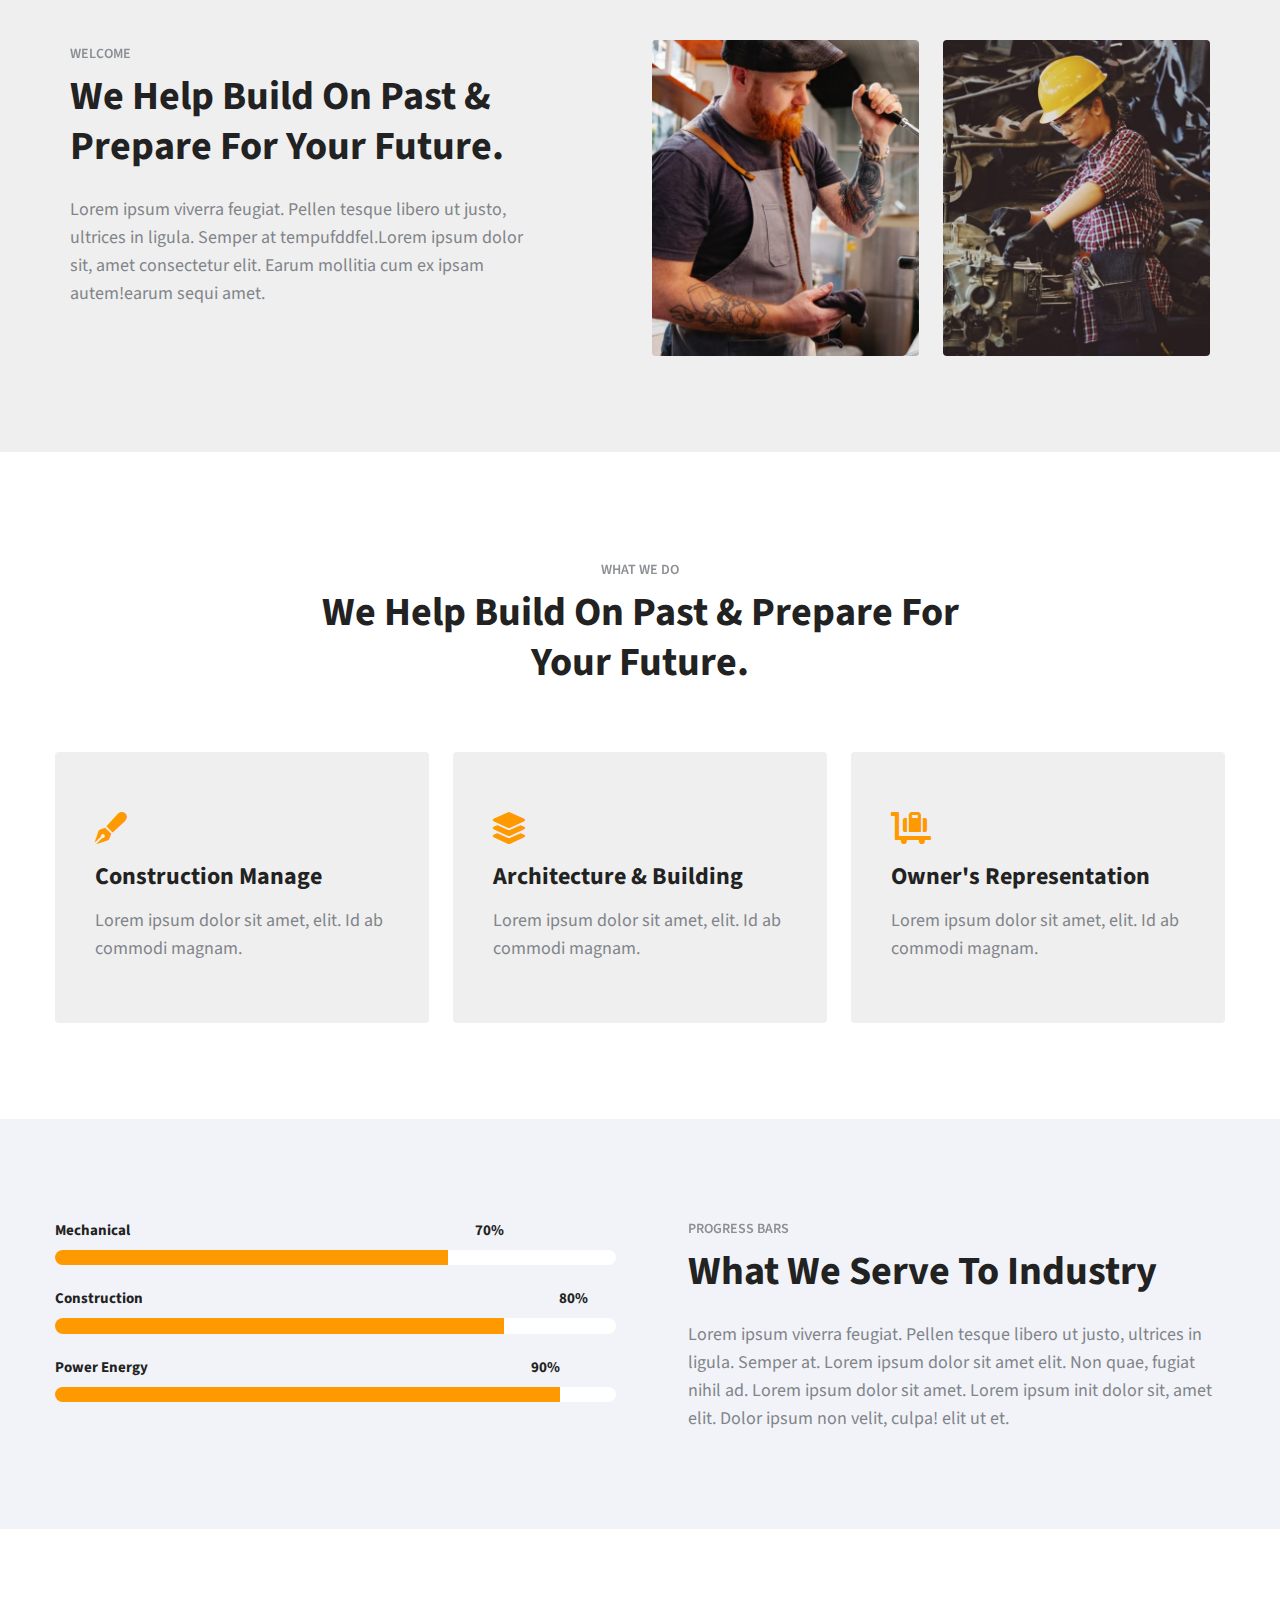
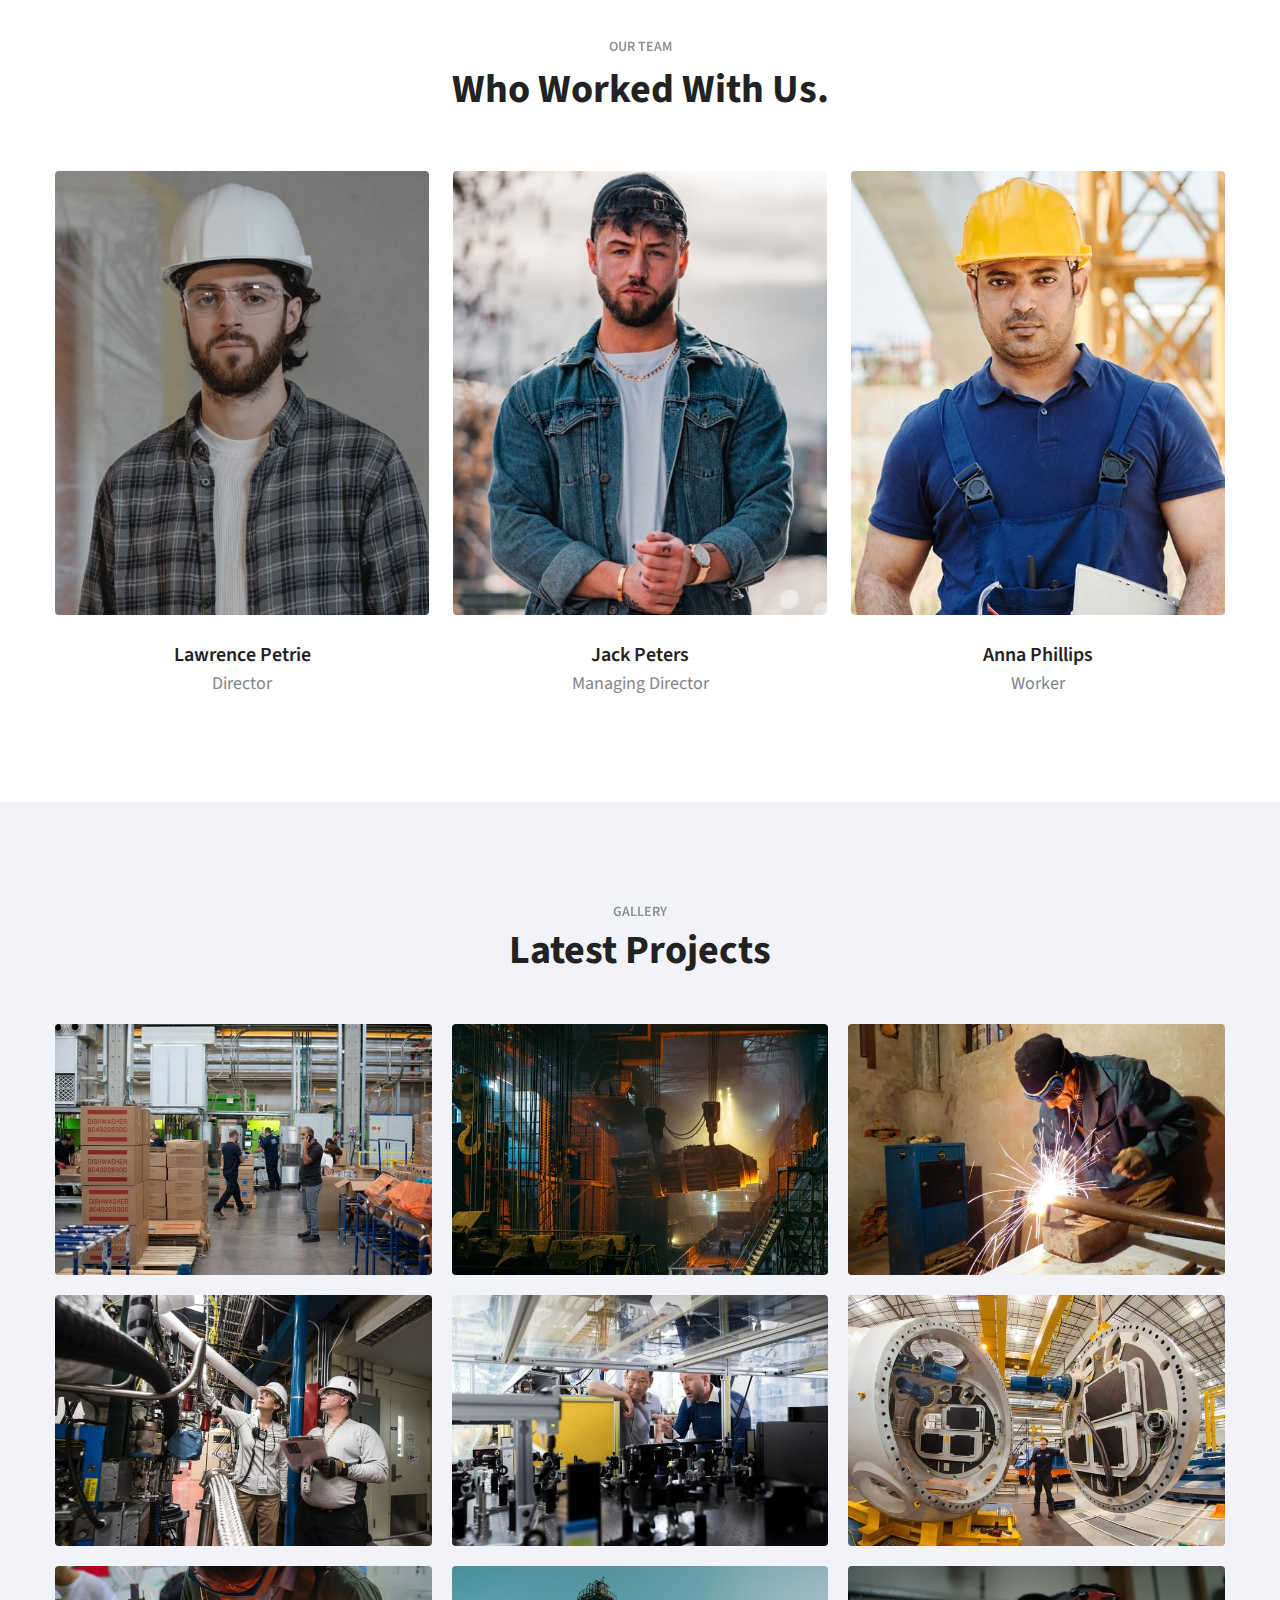
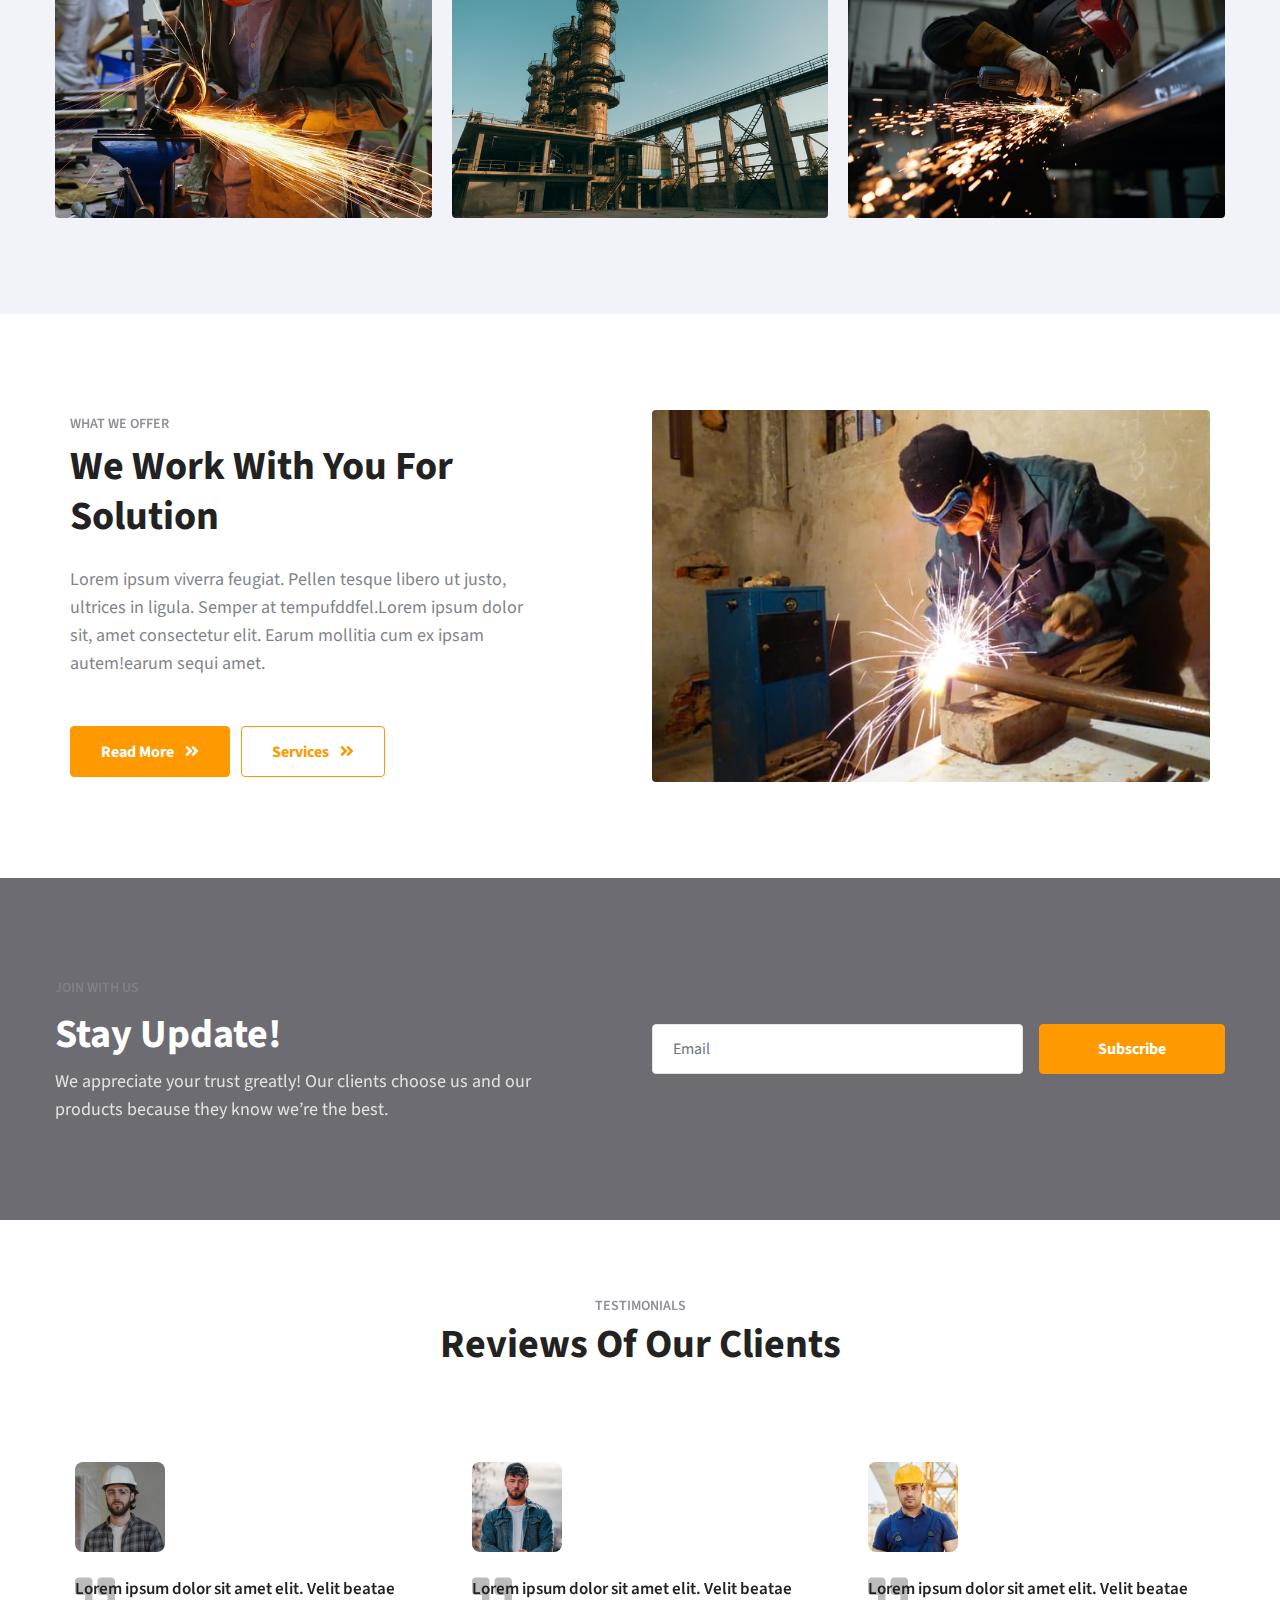
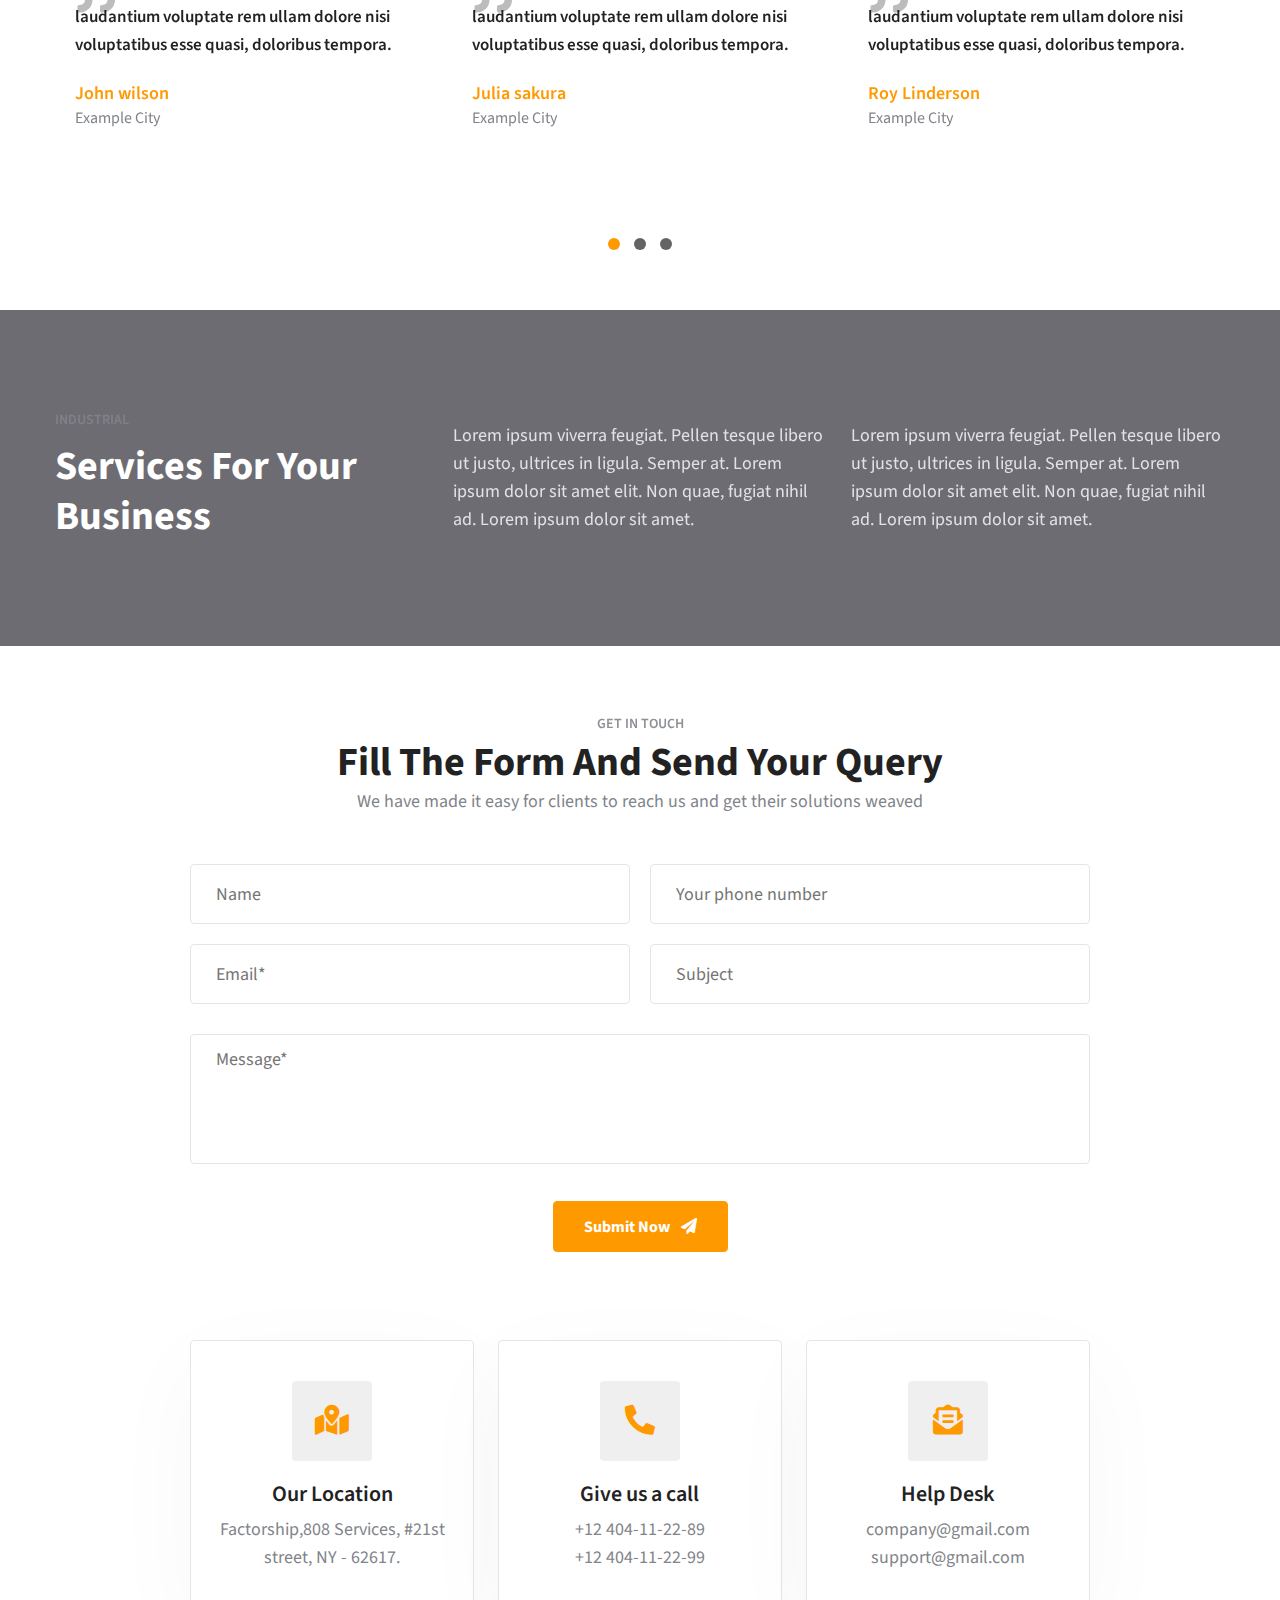
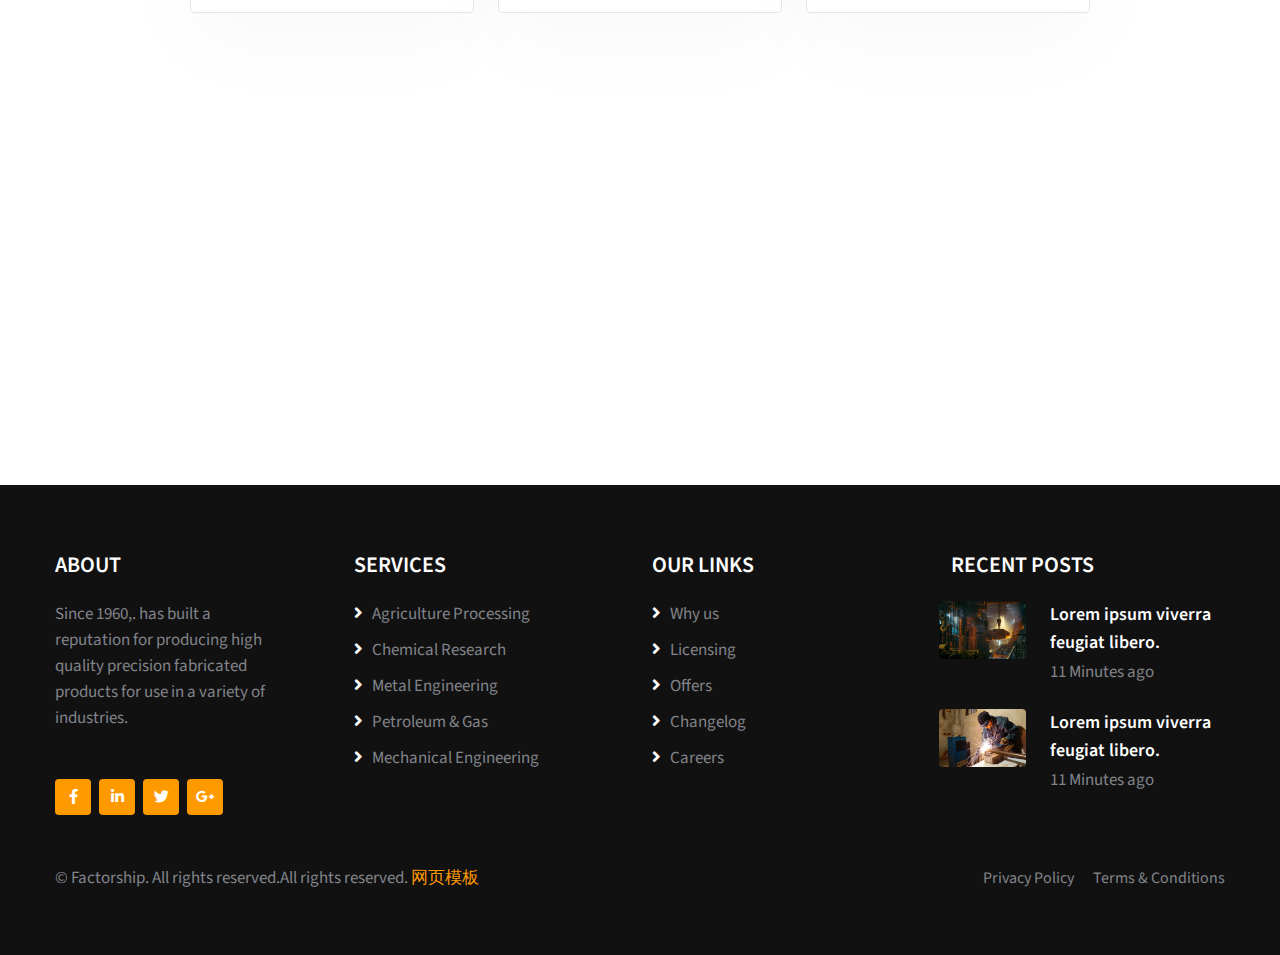
<file: landing.html>
<!doctype html>
<html lang="en">

<head>
    <!-- Required meta tags -->
    <meta charset="utf-8">
    <meta name="viewport" content="width=device-width, initial-scale=1, shrink-to-fit=no">
    <title>Factorship - Industrial Category Bootstrap Responsive Template | Landing</title>
    <!-- google fonts -->
    <link href="https://fonts.googleapis.com/css2?family=Source+Sans+Pro:ital,wght@0,400;0,600;0,700;1,600&display=swap" rel="stylesheet">
    <!-- Template CSS -->
    <link rel="stylesheet" href="assets/css/style-liberty.css">
</head>

<body>
    <!--/Header-->
    <header id="site-header" class="fixed-top">
        <div class="container">
            <nav class="navbar navbar-expand-lg navbar-light stroke py-lg-0">
                <h1><a class="navbar-brand" href="index.html">
                        <span class="sub-color">Factor</span>ship
                    </a></h1>
                <button class="navbar-toggler collapsed" type="button" data-bs-toggle="collapse" data-bs-target="#navbarScroll" aria-controls="navbarScroll" aria-expanded="false" aria-label="Toggle navigation">
                    <span class="navbar-toggler-icon fa icon-expand fa-bars"></span>
                    <span class="navbar-toggler-icon fa icon-close fa-times"></span>
                </button>
                <div class="collapse navbar-collapse" id="navbarScroll">
                    <ul class="navbar-nav mx-lg-auto my-2 my-lg-0 navbar-nav-scroll">
                        <li class="nav-item">
                            <a class="nav-link active" aria-current="page" href="index.html">Home</a>
                        </li>
                        <li class="nav-item">
                            <a class="nav-link scroll" href="#about">About</a>
                        </li>
                        <li class="nav-item">
                            <a class="nav-link scroll" href="#services">Services</a>
                        </li>
                        <li class="nav-item dropdown">
                            <a class="nav-link dropdown-toggle" href="#Pages" id="navbarDropdown" role="button" data-bs-toggle="dropdown" aria-expanded="false">
                                Sections <span class="fa fa-angle-down ms-1"></span>
                            </a>
                            <ul class="dropdown-menu" aria-labelledby="navbarDropdown">
                                <li><a class="dropdown-item scroll" href="#progress">Progress</a></li>
                                <li><a class="dropdown-item pt-2 scroll" href="#team">Team</a></li>
                                <li><a class="dropdown-item scroll" href="#gallery">Gallery</a></li>
                                <li><a class="dropdown-item scroll" href="#join">Join Us</a></li>
                                <li><a class="dropdown-item scroll" href="#testimonials">Clients</a></li>
                            </ul>
                        </li>
                        <li class="nav-item">
                            <a class="nav-link scroll" href="#contact">Contact</a>
                        </li>
                    </ul>
                    <!--/search-->
                    <button id="trigger-overlay" class="searchw3-icon me-xl-4 me-lg-3" type="button"><i class="fas fa-search"></i></button>
                    <!-- open/close -->
                    <div class="overlay overlay-slidedown">
                        <button type="button" class="overlay-close"><i class="fas fa-times"></i></button>
                        <nav class="w3l-formhny">
                            <form action="#" method="GET" class="d-sm-flex search-header">
                                <input class="form-control me-2" type="search" placeholder="Search here..." aria-label="Search" required>
                                <button class="btn btn-style btn-secondary me-lg-3" type="submit">Search</button>
                            </form>
                        </nav>
                    </div>
                    <!--//search-->
                </div>
                <!-- toggle switch for light and dark theme -->
                <div class="mobile-position">
                    <nav class="navigation">
                        <div class="theme-switch-wrapper">
                            <label class="theme-switch" for="checkbox">
                                <input type="checkbox" id="checkbox">
                                <div class="mode-container">
                                    <i class="gg-sun"></i>
                                    <i class="gg-moon"></i>
                                </div>
                            </label>
                        </div>
                    </nav>
                </div>
                <!-- //toggle switch for light and dark theme -->
            </nav>
        </div>
    </header>
    <!--//Header-->
    <!--/Banner-Start-->
    <!-- main-slider -->
    <section class="w3l-main-slider banner-slider" id="home">
        <div class="owl-one owl-carousel owl-theme">
            <div class="item">
                <div class="slider-info banner-view banner-top1">
                    <div class="container">
                        <div class="banner-info header-hero-19">
                            <p class="w3hny-tag">Quality With Integrity</p>
                            <h3 class="title-hero-19">The facility of applied intelligence.</h3>
                            <p class="w3ban-para">Lorem ipsum viverra feugiat. Pellen tesque libero ut justo. <span class="w3-xtrap">Ultrices in ligula,semper at tempufddfel.</span> </p>
                            <a href="about.html" class="btn btn-style btn-primary mt-sm-5 mt-4">Read More <i class="fas fa-angle-double-right ms-2"></i></a>

                        </div>
                    </div>
                </div>
            </div>
            <div class="item">
                <div class="slider-info banner-view banner-top2">
                    <div class="container">
                        <div class="banner-info header-hero-19">

                            <p class="w3hny-tag">Simply certified.</p>
                            <h3 class="title-hero-19">Reliable engineering takes many forms</h3>
                            <p class="w3ban-para">Lorem ipsum viverra feugiat. Pellen tesque libero ut justo. <span class="w3-xtrap">Ultrices in ligula,semper at tempufddfel.</span> </p>
                            <a href="about.html" class="btn btn-style btn-primary mt-sm-5 mt-4">Read More <i class="fas fa-angle-double-right ms-2"></i></a>
                        </div>
                    </div>
                </div>
            </div>
            <div class="item">
                <div class="slider-info banner-view banner-top3">
                    <div class="container">
                        <div class="banner-info header-hero-19">
                            <p class="w3hny-tag">Quality With Integrity</p>
                            <h3 class="title-hero-19">The facility of applied intelligence.</h3>
                            <p class="w3ban-para">Lorem ipsum viverra feugiat. Pellen tesque libero ut justo. <span class="w3-xtrap">Ultrices in ligula,semper at tempufddfel.</span> </p>
                            <a href="about.html" class="btn btn-style btn-primary mt-sm-5 mt-4">Read More <i class="fas fa-angle-double-right ms-2"></i></a>
                        </div>
                    </div>
                </div>
            </div>
            <div class="item">
                <div class="slider-info banner-view banner-top4">
                    <div class="container">
                        <div class="banner-info header-hero-19">
                            <p class="w3hny-tag">Simply certified.</p>
                            <h3 class="title-hero-19">Reliable engineering takes many forms</h3>
                            <p class="w3ban-para">Lorem ipsum viverra feugiat. Pellen tesque libero ut justo. <span class="w3-xtrap">Ultrices in ligula,semper at tempufddfel.</span> </p>
                            <a href="about.html" class="btn btn-style btn-primary mt-sm-5 mt-4">Read More <i class="fas fa-angle-double-right ms-2"></i></a>
                        </div>
                    </div>
                </div>
            </div>
        </div>
        <div class="w3l-stats-section stats-con mt-5">
            <div class="stats_info counter_grid ps-0">
                <p class="counter">3500 </p>
                <h3>Factories</h3>
            </div>
            <div class="stats_info counter_grid">
                <p class="counter">4360</p>
                <h3>Projects</h3>
            </div>

        </div>

    </section>
    <!-- //main-slider -->
    <!--/grids-->
    <section class="w3l-grids-3 py-5" id="about">
        <div class="container py-md-5 py-3">
            <div class="bottom-ab-grids align-items-center">
                <div class="w3ab-left-top">
                    <h6 class="title-subw3hny mb-1">Our Info</h6>
                    <h3 class="title-w3l mb-2">We are not your regular design agency we take the time to go further</h3>
                    <p class="my-3 mb-5 px-lg-5"> Vestibulum ante ipsum primis in faucibus orci luctus et ultrices posuere cubilia Curae;
                        Nulla mollis dapibus nunc, ut rhoncus
                        turpis sodales quis. Integer sit amet mattis quam.</p>

                    <!-- /home-page-video-popup-->
                    <div class="w3l-index5 mt-3" id="video">
                        <div class="position-relative">
                            <a href="#small-dialog" class="popup-with-zoom-anim play-view text-center position-absolute">
                                <span class="video-play-icon">
                                    <span class="fa fa-play"></span>
                                </span>
                            </a>
                            <!-- dialog itself, mfp-hide class is required to make dialog hidden -->
                            <div id="small-dialog" class="zoom-anim-dialog mfp-hide">
                                <iframe src="#" sandbox="" frameborder="0" allow="autoplay; fullscreen" allowfullscreen></iframe>
                            </div>
                        </div>
                        <!-- //home-page-video-popup-->
                    </div>
                </div>
            </div>
        </div>
    </section>
    <!--//grids-->

    <!--/w3-grids-->
    <section class="w3l-passion-mid-sec home-phny py-5">
        <div class="container py-md-5 py-3">
            <div class="container">
                <div class="row w3l-passion-mid-grids">
                    <div class="col-lg-6 passion-grid-item-info pe-lg-5 mb-lg-0 mb-5">
                        <h6 class="title-subw3hny mb-1">Welcome</h6>
                        <h3 class="title-w3l mb-4">We Help Build On Past & Prepare
                            For Your Future.</h3>
                        <p class="mt-3 pe-lg-5">Lorem ipsum viverra feugiat. Pellen tesque libero ut justo, ultrices in
                            ligula. Semper at tempufddfel.Lorem ipsum dolor sit, amet consectetur elit. Earum mollitia
                            cum ex ipsam autem!earum sequi amet.</p>

                    </div>
                    <div class="col-lg-6 w3hny-passion-item">
                        <div class="row">
                            <div class="col-6 passion-grid-item-pic">
                                <img src="assets/images/ab1.jpg" alt="" class="img-fluid radius-image">
                            </div>
                            <div class="col-6 passion-grid-item-pic">
                                <img src="assets/images/ab2.jpg" alt="" class="img-fluid radius-image">
                            </div>

                        </div>
                    </div>
                </div>
            </div>
        </div>
    </section>
    <!--//w3-grids-->
	<div style="margin: 8px auto; display: block; text-align:center;">

<!---728x90--->

 
</div>
    <!-- features section -->
    <section class="w3l-features py-5" id="features">
        <div class="container py-lg-5 py-md-4 py-2">
            <div class="title-content text-center mb-lg-3 mb-4">
                <h6 class="title-subw3hny mb-1">What We Do</h6>
                <h3 class="title-w3l">We Help Build On Past & Prepare
                    For Your Future.</h3>
            </div>
            <div class="main-cont-wthree-2">
                <div class="row justify-content-center">
                    <div class="col-lg-4 col-md-6 mt-lg-5 mt-4">
                        <div class="grids-1 box-wrap">
                            <div class="icon">
                                <i class="fas fa-pen-fancy"></i>
                            </div>
                            <h4><a href="#service" class="title-head mb-3">Construction Manage</a></h4>
                            <p class="text-para">Lorem ipsum dolor sit amet, elit. Id ab commodi magnam. </p>
                        </div>
                    </div>
                    <div class="col-lg-4 col-md-6 mt-lg-5 mt-4">
                        <div class="grids-1 box-wrap">
                            <div class="icon">
                                <i class="fas fa-layer-group"></i>
                            </div>
                            <h4><a href="#service" class="title-head mb-3">Architecture & Building</a></h4>
                            <p class="text-para">Lorem ipsum dolor sit amet, elit. Id ab commodi magnam. </p>
                        </div>
                    </div>
                    <div class="col-lg-4 col-md-6 mt-lg-5 mt-4">
                        <div class="grids-1 box-wrap">
                            <div class="icon">
                                <i class="fas fa-luggage-cart"></i>
                            </div>
                            <h4><a href="#service" class="title-head mb-3">Owner's
                                    Representation</a></h4>
                            <p class="text-para">Lorem ipsum dolor sit amet, elit. Id ab commodi magnam. </p>
                        </div>
                    </div>
                </div>
            </div>
        </div>
    </section>
    <!--//features section -->
    <!--/progress-->
    <section class="w3l-servicesblock w3l-servicesblock1 py-5" id="progress">
        <div class="container py-lg-5 py-md-4 py-2">
            <div class="row">
                <div class="col-lg-6 align-self pe-lg-4">
                    <div class="progress-info info1">
                        <h6 class="progress-tittle">Mechanical <span class="">70%</span></h6>
                        <div class="progress">
                            <div class="progress-bar progress-bar-striped" role="progressbar" style="width:70%" aria-valuenow="70" aria-valuemin="0" aria-valuemax="100">
                            </div>
                        </div>
                    </div>
                    <div class="progress-info info2">
                        <h6 class="progress-tittle">Construction <span class="">80%</span>
                        </h6>
                        <div class="progress">
                            <div class="progress-bar progress-bar-striped" role="progressbar" style="width:80%" aria-valuenow="80" aria-valuemin="0" aria-valuemax="100">
                            </div>
                        </div>
                    </div>
                    <div class="progress-info info3">
                        <h6 class="progress-tittle">Power Energy <span class="">90%</span></h6>
                        <div class="progress">
                            <div class="progress-bar progress-bar-striped" role="progressbar" style="width: 90%" aria-valuenow="90" aria-valuemin="0" aria-valuemax="100">
                            </div>
                        </div>
                    </div>

                </div>
                <div class="col-lg-6 mt-lg-0 mt-5 ps-lg-5">
                    <h5 class="title-subw3hny mb-1">Progress Bars</h5>
                    <h3 class="title-w3l">What We Serve To Industry</h3>
                    <p class="mt-md-4 mt-3">Lorem ipsum viverra feugiat. Pellen tesque libero ut justo,
                        ultrices in ligula. Semper at. Lorem ipsum dolor sit amet
                        elit. Non quae, fugiat nihil ad. Lorem ipsum dolor sit amet. Lorem ipsum init
                        dolor sit, amet elit. Dolor ipsum non velit, culpa! elit ut et.</p>

                </div>
            </div>
        </div>
    </section>
    <!--//progress-->
	<div style="margin: 8px auto; display: block; text-align:center;">

<!---728x90--->
 
</div>
    <!--/team-sec-->
    <section class="w3l-team-main team py-5" id="team">
        <div class="container py-lg-5">
            <div class="title-content text-center mb-2">
                <h6 class="title-subw3hny mb-1">Our Team</h6>
                <h3 class="title-w3l">Who Worked With Us.</h3>
            </div>
            <div class="row team-row justify-content-center">
                <div class="col-lg-4 col-6 team-wrap mt-lg-5 mt-4">
                    <div class="team-member text-center">
                        <div class="team-img">
                            <img src="assets/images/team1.jpg" alt="" class="radius-image">
                            <div class="overlay-team">
                                <div class="team-details text-center">
                                    <div class="socials mt-20">
                                        <a href="#url">
                                            <span class="fab fa-facebook-f"></span>
                                        </a>
                                        <a href="#url">
                                            <span class="fab fa-twitter"></span>
                                        </a>
                                        <a href="#url">
                                            <span class="fab fa-linkedin-in"></span>
                                        </a>
                                    </div>
                                </div>
                            </div>
                        </div>
                        <a href="#url" class="team-title">Lawrence Petrie</a>
                        <p>Director</p>
                    </div>
                </div>
                <!-- end team member -->
                <div class="col-lg-4 col-6 team-wrap mt-lg-5 mt-4">
                    <div class="team-member text-center">
                        <div class="team-img">
                            <img src="assets/images/team2.jpg" alt="" class="radius-image">
                            <div class="overlay-team">
                                <div class="team-details text-center">
                                    <div class="socials mt-20">
                                        <a href="#url">
                                            <span class="fab fa-facebook-f"></span>
                                        </a>
                                        <a href="#url">
                                            <span class="fab fa-twitter"></span>
                                        </a>
                                        <a href="#url">
                                            <span class="fab fa-linkedin-in"></span>
                                        </a>
                                    </div>
                                </div>
                            </div>
                        </div>
                        <a href="#url" class="team-title">Jack Peters</a>
                        <p>Managing Director</p>
                    </div>
                </div>
                <!-- end team member -->
                <div class="col-lg-4 col-6 team-wrap mt-lg-5 mt-4">
                    <div class="team-member text-center">
                        <div class="team-img">
                            <img src="assets/images/team3.jpg" alt="" class="radius-image">
                            <div class="overlay-team">
                                <div class="team-details text-center">
                                    <div class="socials mt-20">
                                        <a href="#url">
                                            <span class="fab fa-facebook-f"></span>
                                        </a>
                                        <a href="#url">
                                            <span class="fab fa-twitter"></span>
                                        </a>
                                        <a href="#url">
                                            <span class="fab fa-linkedin-in"></span>
                                        </a>
                                    </div>
                                </div>
                            </div>
                        </div>
                        <a href="#url" class="team-title">Anna Phillips</a>
                        <p>Worker</p>
                    </div>
                </div>
                <!-- end team member -->
            </div>

        </div>
    </section>
    <!--//team-sec-->
	<div style="margin: 8px auto; display: block; text-align:center;">

<!---728x90--->
 
</div>
    <!--/Gallery-Section-->
    <section class="w3l-gallery" id="gallery">
        <div class="destionation-innf py-5">
            <div class="container py-lg-5 py-md-4 py-2 HomePageGallery">
                <div class="title-content text-center">
                    <h6 class="title-subw3hny text-center">Gallery</h6>
                    <h3 class="title-w3l mb-5 text-center">Latest Projects</h3>
                </div>
                <!--/grids-grids-->
                <ul class="gallery_agile">
                    <li>
                        <div class="w3_agile_portfolio_grid">
                            <a href="assets/images/g1.jpg">
                                <img src="assets/images/g1.jpg" alt=" " class="img-fluid radius-image" />
                                <div class="w3layouts_news_grid_pos">
                                    <div class="wthree_text">
                                        <h3>Factorship</h3>
                                        <p>Lorem Ipsum</p>
                                    </div>
                                </div>
                            </a>
                        </div>
                    </li>
                    <li>
                        <div class="w3_agile_portfolio_grid">
                            <a href="assets/images/g2.jpg">
                                <img src="assets/images/g2.jpg" alt=" " class="img-fluid radius-image" />
                                <div class="w3layouts_news_grid_pos">
                                    <div class="wthree_text">
                                        <h3>Factorship</h3>
                                        <p>Lorem Ipsum</p>
                                    </div>
                                </div>
                            </a>
                        </div>
                    </li>
                    <li>
                        <div class="w3_agile_portfolio_grid">
                            <a href="assets/images/g3.jpg">
                                <img src="assets/images/g3.jpg" alt=" " class="img-fluid radius-image" />
                                <div class="w3layouts_news_grid_pos">
                                    <div class="wthree_text">
                                        <h3>Factorship</h3>
                                        <p>Lorem Ipsum</p>
                                    </div>
                                </div>
                            </a>
                        </div>

                    </li>
                    <li>
                        <div class="w3_agile_portfolio_grid">
                            <a href="assets/images/g4.jpg">
                                <img src="assets/images/g4.jpg" alt=" " class="img-fluid radius-image" />
                                <div class="w3layouts_news_grid_pos">
                                    <div class="wthree_text">
                                        <h3>Factorship</h3>
                                        <p>Lorem Ipsum</p>
                                    </div>
                                </div>
                            </a>
                        </div>
                    </li>
                    <li>
                        <div class="w3_agile_portfolio_grid">
                            <a href="assets/images/g5.jpg">
                                <img src="assets/images/g5.jpg" alt=" " class="img-fluid radius-image" />
                                <div class="w3layouts_news_grid_pos">
                                    <div class="wthree_text">
                                        <h3>Factorship</h3>
                                        <p>Lorem Ipsum</p>
                                    </div>
                                </div>
                            </a>
                        </div>
                    </li>
                    <li>
                        <div class="w3_agile_portfolio_grid">
                            <a href="assets/images/g6.jpg">
                                <img src="assets/images/g6.jpg" alt=" " class="img-fluid radius-image" />
                                <div class="w3layouts_news_grid_pos">
                                    <div class="wthree_text">
                                        <h3>Factorship</h3>
                                        <p>Lorem Ipsum</p>
                                    </div>
                                </div>
                            </a>
                        </div>

                    </li>
                    <li>
                        <div class="w3_agile_portfolio_grid">
                            <a href="assets/images/g7.jpg">
                                <img src="assets/images/g7.jpg" alt=" " class="img-fluid radius-image" />
                                <div class="w3layouts_news_grid_pos">
                                    <div class="wthree_text">
                                        <h3>Factorship</h3>
                                        <p>Lorem Ipsum</p>
                                    </div>
                                </div>
                            </a>
                        </div>
                    </li>
                    <li>
                        <div class="w3_agile_portfolio_grid">
                            <a href="assets/images/g8.jpg">
                                <img src="assets/images/g8.jpg" alt=" " class="img-fluid radius-image" />
                                <div class="w3layouts_news_grid_pos">
                                    <div class="wthree_text">
                                        <h3>Factorship</h3>
                                        <p>Lorem Ipsum</p>
                                    </div>
                                </div>
                            </a>
                        </div>
                    </li>
                    <li>
                        <div class="w3_agile_portfolio_grid">
                            <a href="assets/images/g9.jpg">
                                <img src="assets/images/g9.jpg" alt=" " class="img-fluid radius-image" />
                                <div class="w3layouts_news_grid_pos">
                                    <div class="wthree_text">
                                        <h3>Factorship</h3>
                                        <p>Lorem Ipsum</p>
                                    </div>
                                </div>
                            </a>
                        </div>

                    </li>
                </ul>
                <!--//rids-grids-->
            </div>
        </div>
    </section>
    <!--//Gallery-Section-->
    <!--/w3-grids-->
    <section class="w3l-passion-mid-sec py-5">
        <div class="container py-md-5 py-3">
            <div class="container">
                <div class="row w3l-passion-mid-grids">
                    <div class="col-lg-6 passion-grid-item-info pe-lg-5 mb-lg-0 mb-5">
                        <h6 class="title-subw3hny mb-1">What We Offer</h6>
                        <h3 class="title-w3l mb-4">We Work With You For Solution</h3>
                        <p class="mt-3 pe-lg-5">Lorem ipsum viverra feugiat. Pellen tesque libero ut justo, ultrices in
                            ligula. Semper at tempufddfel.Lorem ipsum dolor sit, amet consectetur elit. Earum mollitia
                            cum ex ipsam autem!earum sequi amet.</p>
                        <div class="w3banner-content-btns">
                            <a href="about.html" class="btn btn-style btn-primary mt-lg-5 mt-4 me-2">Read More <i class="fas fa-angle-double-right ms-2"></i></a>
                            <a href="contact.html" class="btn btn-style btn-outline-dark mt-lg-5 mt-4">Services <i class="fas fa-angle-double-right ms-2"></i></a>
                        </div>
                    </div>
                    <div class="col-lg-6 passion-grid-item-info">
                        <img src="assets/images/g3.jpg" alt="" class="img-fluid radius-image">
                    </div>
                </div>

            </div>
        </div>
    </section>
    <!--//w3-grids-->

    <!--/w3l-subscribe-content-->
    <section class="w3l-join-main py-5" id="join">
        <div class="container py-md-5">
            <div class="w3l-project-in">
                <div class="row">
                    <div class="col-lg-6">
                        <div class="bottom-info">
                            <div class="header-section pe-lg-5">
                                <h5 class="title-subw3hny mb-2">Join With Us</h5>
                                <h3 class="title-w3l two mb-2">Stay Update!
                                </h3>
                                <p>We appreciate your trust greatly! Our clients choose us and our products because they know we’re the best.</p>
                            </div>
                        </div>
                    </div>
                    <div class="col-lg-6 w3l-subscribe-content align-self mt-lg-0 mt-5">
                        <form action="#" method="post" class="subscribe-wthree">
                            <div class="flex-wrap subscribe-wthree-field">
                                <input class="form-control" type="email" placeholder="Email" name="email" required="">
                                <button class="btn btn-style btn-primary" type="submit">Subscribe</button>
                            </div>
                        </form>
                    </div>
                </div>
            </div>
        </div>
    </section>
    <!--//w3l-subscribe-content-->
    <!--/testimonials-->
    <section class="w3l-testimonials" id="testimonials">
        <!-- /grids -->
        <div class="cusrtomer-layout py-5">
            <div class="container py-lg-4 py-md-3 py-2 pb-lg-0">

                <div class="title-content text-center">
                    <h6 class="title-subw3hny">Testimonials</h6>
                    <h3 class="title-w3l mb-5">Reviews of
                        our Clients</h3>
                </div>
                <!-- /grids -->
                <div class="testimonial-width pt-lg-4">
                    <div id="owl-demo1" class="owl-two owl-carousel owl-theme">
                        <div class="item">
                            <div class="testimonial-content">
                                <div class="testimonial">
                                    <div class="test-img"><img src="assets/images/team1.jpg" class="img-fluid" alt="client-img">
                                    </div>
                                    <blockquote>
                                        <i class="fas fa-quote-right"></i>
                                        <q>Lorem ipsum dolor sit amet elit. Velit beatae
                                            laudantium
                                            voluptate rem ullam dolore nisi voluptatibus esse quasi, doloribus
                                            tempora.</q>
                                    </blockquote>
                                    <div class="testi-des">
                                        <div class="peopl align-self">
                                            <h3>John wilson</h3>
                                            <p class="indentity">Example City</p>
                                        </div>
                                    </div>
                                </div>
                            </div>
                        </div>
                        <div class="item">
                            <div class="testimonial-content">
                                <div class="testimonial">
                                    <div class="test-img"><img src="assets/images/team2.jpg" class="img-fluid" alt="client-img">
                                    </div>
                                    <blockquote>
                                        <i class="fas fa-quote-right"></i>
                                        <q>Lorem ipsum dolor sit amet elit. Velit beatae
                                            laudantium
                                            voluptate rem ullam dolore nisi voluptatibus esse quasi, doloribus
                                            tempora.</q>
                                    </blockquote>
                                    <div class="testi-des">
                                        <div class="peopl align-self">
                                            <h3>Julia sakura</h3>
                                            <p class="indentity">Example City</p>
                                        </div>
                                    </div>
                                </div>
                            </div>
                        </div>
                        <div class="item">
                            <div class="testimonial-content">
                                <div class="testimonial">
                                    <div class="test-img"><img src="assets/images/team3.jpg" class="img-fluid" alt="client-img">
                                    </div>
                                    <blockquote>
                                        <i class="fas fa-quote-right"></i>
                                        <q>Lorem ipsum dolor sit amet elit. Velit beatae
                                            laudantium
                                            voluptate rem ullam dolore nisi voluptatibus esse quasi, doloribus
                                            tempora.</q>
                                    </blockquote>
                                    <div class="testi-des">
                                        <div class="peopl align-self">
                                            <h3>Roy Linderson</h3>
                                            <p class="indentity">Example City</p>
                                        </div>
                                    </div>
                                </div>
                            </div>
                        </div>
                        <div class="item">
                            <div class="testimonial-content">
                                <div class="testimonial">
                                    <div class="test-img"><img src="assets/images/team2.jpg" class="img-fluid" alt="client-img">
                                    </div>
                                    <blockquote>
                                        <i class="fas fa-quote-right"></i>
                                        <q>Lorem ipsum dolor sit amet elit. Velit beatae
                                            laudantium
                                            voluptate rem ullam dolore nisi voluptatibus esse quasi, doloribus
                                            tempora.</q>
                                    </blockquote>
                                    <div class="testi-des">
                                        <div class="peopl align-self">
                                            <h3>Smith Johnson</h3>
                                            <p class="indentity">Example City</p>
                                        </div>
                                    </div>
                                </div>
                            </div>
                        </div>
                        <div class="item">
                            <div class="testimonial-content">
                                <div class="testimonial">
                                    <div class="test-img"><img src="assets/images/team3.jpg" class="img-fluid" alt="client-img">
                                    </div>
                                    <blockquote>
                                        <i class="fas fa-quote-right"></i>
                                        <q>Lorem ipsum dolor sit amet elit. Velit beatae
                                            laudantium
                                            voluptate rem ullam dolore nisi voluptatibus esse quasi, doloribus
                                            tempora.</q>
                                    </blockquote>
                                    <div class="testi-des">
                                        <div class="peopl align-self">
                                            <h3>John wilson</h3>
                                            <p class="indentity">Example City</p>
                                        </div>
                                    </div>
                                </div>
                            </div>
                        </div>
                        <div class="item">
                            <div class="testimonial-content">
                                <div class="testimonial">
                                    <div class="test-img"><img src="assets/images/team1.jpg" class="img-fluid" alt="client-img">
                                    </div>
                                    <blockquote>
                                        <i class="fas fa-quote-right"></i>
                                        <q>Lorem ipsum dolor sit amet elit. Velit beatae
                                            laudantium
                                            voluptate rem ullam dolore nisi voluptatibus esse quasi, doloribus
                                            tempora.</q>
                                    </blockquote>
                                    <div class="testi-des">
                                        <div class="peopl align-self">
                                            <h3>Julia sakura</h3>
                                            <p class="indentity">Example City</p>
                                        </div>
                                    </div>
                                </div>
                            </div>
                        </div>
                        <div class="item">
                            <div class="testimonial-content">
                                <div class="testimonial">
                                    <div class="test-img"><img src="assets/images/team3.jpg" class="img-fluid" alt="client-img">
                                    </div>
                                    <blockquote>
                                        <i class="fas fa-quote-right"></i>
                                        <q>Lorem ipsum dolor sit amet elit. Velit beatae
                                            laudantium
                                            voluptate rem ullam dolore nisi voluptatibus esse quasi, doloribus
                                            tempora.</q>
                                    </blockquote>
                                    <div class="testi-des">
                                        <div class="peopl align-self">
                                            <h3>Roy Linderson</h3>
                                            <p class="indentity">Example City</p>
                                        </div>
                                    </div>
                                </div>
                            </div>
                        </div>
                    </div>
                </div>
            </div>
            <!-- /grids -->
        </div>
        <!-- //grids -->
    </section>
    <!--//testimonials-->
    <!--/w3l-subscribe-content-->
    <section class="w3l-join-main py-5">
        <div class="container py-md-5">
            <div class="w3l-project-in">
                <div class="row">
                    <div class="col-lg-4 col-12">
                        <div class="bottom-info">
                            <div class="header-section pe-lg-5">
                                <h5 class="title-subw3hny mb-lg-2">Industrial </h5>
                                <h3 class="title-w3l two mb-2">Services For Your Business
                                </h3>

                            </div>
                        </div>
                    </div>
                    <div class="col-lg-4 col-md-6 align-self mt-lg-0 mt-3">
                        <p>Lorem ipsum viverra feugiat. Pellen tesque libero ut justo, ultrices in ligula. Semper at. Lorem ipsum dolor sit amet elit. Non quae, fugiat nihil ad. Lorem ipsum dolor sit amet. </p>
                    </div>
                    <div class="col-lg-4 col-md-6 align-self mt-lg-0 mt-3">
                        <p>Lorem ipsum viverra feugiat. Pellen tesque libero ut justo, ultrices in ligula. Semper at. Lorem ipsum dolor sit amet elit. Non quae, fugiat nihil ad. Lorem ipsum dolor sit amet. </p>
                    </div>
                </div>
            </div>
        </div>
    </section>
    <!--//w3l-subscribe-content-->
    <!-- contact-form -->
    <section class="w3l-contact-main" id="contact">
        <div class="contact-infhny py-5 pb-0">
            <div class="container py-lg-3 pb-0">
                <div class="top-map">
                    <div class="map-content-9">
                        <form action="#" method="post">
                            <div class="form-top1">
                                <div class="w3header-section text-center">
                                    <h6 class="title-subw3hny">Get In Touch </h6>
                                    <h3 class="title-w3l mb-0">
                                        Fill the form and send your query</h3>
                                    <p class="mb-lg-5 mb-4 text-center">We have made it easy for clients to reach us and
                                        get
                                        their solutions
                                        weaved</p>
                                </div>

                                <div class="form-top">
                                    <div class="form-top-left">
                                        <input type="text" name="w3lName" id="w3lName" placeholder="Name" required="">
                                        <input type="number" name="w3lPhone" placeholder="Your phone number" required="">
                                        <input type="email" name="w3lSender" id="w3lSender" placeholder="Email*" required="">
                                        <input type="text" name="w3lSubject" id="w3lName" placeholder="Subject" required="">
                                    </div>
                                    <div class="form-top-righ">
                                        <textarea name="w3lMessage" id="w3lMessage" placeholder="Message*" required=""></textarea>
                                    </div>
                                </div>
                                <div class="text-lg-right text-center">
                                    <button type="submit" class="btn btn-style btn-primary">Submit Now <i class="fas fa-paper-plane ms-2"></i></button>
                                </div>
                            </div>
                        </form>
                    </div>
                </div>
            </div>
        </div>
    </section>
    <!-- //contact-form -->
    <!-- contact-form -->
    <section class="w3l-contact-main py-5" id="contact2">
        <div class="container py-md-4 py-3">
            <div class="w3l-contact-info top-map">
                <div class="row contact-infos justify-content-center">
                    <div class="col-lg-4 col-md-6">
                        <div class="single-contact-infos">
                            <div class="icon-box"> <span class="fas fa-map-marked-alt"></span></div>
                            <div class="text-box">
                                <h3 class="mb-2">Our Location</h3>
                                <p>Factorship,808 Services, #21st street, NY - 62617.</p>
                            </div>
                        </div>
                    </div>
                    <div class="col-lg-4 col-md-6 mt-md-0 mt-4">
                        <div class="single-contact-infos">
                            <div class="icon-box"> <span class="fas fa-phone-alt"></span></div>
                            <div class="text-box">
                                <h3 class="mb-2">Give us a call</h3>
                                <p><a href="tel:+12 404-11-22-89">+12 404-11-22-89</a></p>
                                <p><a href="tel:+12 404-11-22-99">+12 404-11-22-99</a></p>
                            </div>
                        </div>
                    </div>
                    <div class="col-lg-4 col-md-6 mt-lg-0 mt-4">
                        <div class="single-contact-infos">
                            <div class="icon-box"> <span class="fas fa-envelope-open-text"></span></div>
                            <div class="text-box">
                                <h3 class="mb-2">Help Desk</h3>
                                <p> company@gmail.com</p>
                                <p> support@gmail.com</p>
                            </div>
                        </div>
                    </div>
                </div>
            </div>
        </div>
    </section>

    <!-- contact map -->
    <section class="w3l-contact-main" id="contact">
        <div class="map">
            <iframe src="https://www.amap.com/" sandbox="" allowfullscreen=""></iframe>
        </div>
    </section>
    <!-- //contact map -->
    <!--/footer-9-->
    <footer class="w3l-footer9">
        <section class="footer-inner-main py-5">
            <div class="container py-md-3">
                <div class="right-side">
                    <div class="row footer-hny-grids sub-columns">
                        <div class="col-lg-3 sub-one-left">
                            <h6>About </h6>
                            <p class="footer-phny pe-lg-5">Since 1960,. has built a reputation for producing high quality precision fabricated products for use in a variety of industries.</p>
                            <div class="columns-2 mt-lg-5 mt-4">
                                <ul class="social">
                                    <li><a href="#facebook"><span class="fab fa-facebook-f"></span></a>
                                    </li>
                                    <li><a href="#linkedin"><span class="fab fa-linkedin-in"></span></a>
                                    </li>
                                    <li><a href="#twitter"><span class="fab fa-twitter"></span></a>
                                    </li>
                                    <li><a href="#google"><span class="fab fa-google-plus-g"></span></a>
                                    </li>

                                </ul>
                            </div>
                        </div>
                        <div class="col-lg-3 sub-two-right">
                            <h6>Services</h6>
                            <ul>
                                <li><a href="#processing"><i class="fas fa-angle-right"></i> Agriculture Processing</a>
                                </li>
                                <li><a href="#research"><i class="fas fa-angle-right"></i> Chemical Research</a>
                                </li>
                                <li><a href="#metal"><i class="fas fa-angle-right"></i> Metal Engineering</a>
                                </li>
                                <li><a href="#gas"><i class="fas fa-angle-right"></i> Petroleum & Gas</a>
                                </li>
                                <li><a href="#work"><i class="fas fa-angle-right"></i> Mechanical Engineering</a></li>


                            </ul>
                        </div>
                        <div class="col-lg-3 sub-two-right">
                            <h6>Our Links</h6>
                            <ul>

                                <li><a href="#why"><i class="fas fa-angle-right"></i> Why us</a>
                                </li>
                                <li><a href="#licence"><i class="fas fa-angle-right"></i> Licensing
                                    </a>
                                </li>
                                <li><a href="#log"><i class="fas fa-angle-right"></i> Offers
                                    </a></li>
                                <li><a href="#log"><i class="fas fa-angle-right"></i> Changelog
                                    </a></li>
                                <li><a href="#career"><i class="fas fa-angle-right"></i> Careers</a></li>

                            </ul>
                        </div>
                        <div class="col-lg-3 sub-one-left">
                            <h6>Recent Posts </h6>
                            <div class="row fposts-grid-inner mb-4">
                                <div class="col-4 fposts-grid-left ps-0">
                                    <a href="blog-single.html">
                                        <img src="assets/images/g2.jpg" alt=" " class="img-fluid radius-image">
                                    </a>
                                </div>
                                <div class="col-8 fposts-grid-right">
                                    <h4>
                                        <a href="#home" class="text-bl text-left">Lorem ipsum viverra feugiat libero.</a>
                                    </h4>
                                    <p class="time"> 11 Minutes ago</p>
                                </div>
                            </div>
                            <div class="row fposts-grid-inner mb-4">
                                <div class="col-4 fposts-grid-left ps-0">
                                    <a href="blog-single.html">
                                        <img src="assets/images/g3.jpg" alt=" " class="img-fluid radius-image">
                                    </a>
                                </div>
                                <div class="col-8 fposts-grid-right">
                                    <h4>
                                        <a href="#home" class="text-bl text-left">Lorem ipsum viverra feugiat libero.</a>
                                    </h4>
                                    <p class="time"> 11 Minutes ago</p>
                                </div>
                            </div>

                        </div>
                    </div>
                </div>
                <div class="below-section mt-5">
                    <div class="copyright-footer">
                        <div class="columns text-left">
                            <p>© Factorship. All rights reserved.All rights reserved. <a target="_blank" href="http://www.mobanwang.com/" title="网页模板">网页模板</a></p>
                        </div>
                        <ul class="footer-w3list text-right">
                            <li><a href="#url">Privacy Policy</a>
                            </li>
                            <li><a href="#url">Terms &amp; Conditions</a>
                            </li>
                        </ul>
                    </div>

                </div>
            </div>
        </section>

        <!-- Js scripts -->
        <!-- move top -->
        <button onclick="topFunction()" id="movetop" title="Go to top">
            <span class="fas fa-level-up-alt" aria-hidden="true"></span>
        </button>
        <script>
            // When the user scrolls down 20px from the top of the document, show the button
            window.onscroll = function() {
                scrollFunction()
            };

            function scrollFunction() {
                if (document.body.scrollTop > 20 || document.documentElement.scrollTop > 20) {
                    document.getElementById("movetop").style.display = "block";
                } else {
                    document.getElementById("movetop").style.display = "none";
                }
            }

            // When the user clicks on the button, scroll to the top of the document
            function topFunction() {
                document.body.scrollTop = 0;
                document.documentElement.scrollTop = 0;
            }

        </script>
        <!-- //move top -->
    </footer>
    <!--//footer-9 -->

    <!-- Template JavaScript -->
    <script src="assets/js/jquery-3.3.1.min.js"></script>
    <script src="assets/js/theme-change.js"></script>
    <!--light-box-files -->
    <script src="assets/js/jquery-2.1.4.min.js"></script>
    <script src="assets/js/jquery.chocolat.js"></script>
    <script type="text/javascript ">
        $(function() {
            $('.w3_agile_portfolio_grid a').Chocolat();
        });

    </script>
    <!-- /js for portfolio lightbox -->
    <!-- stats number counter-->
    <script src="assets/js/jquery.waypoints.min.js"></script>
    <script src="assets/js/jquery.countup.js"></script>
    <script>
        $('.counter').countUp();

    </script>
    <!-- //stats number counter -->
    <!-- owlcarousel -->
    <script src="assets/js/owl.carousel.js"></script>
    <!-- script for banner slider-->
    <script>
        $(document).ready(function() {
            $('.owl-one').owlCarousel({
                loop: true,
                margin: 0,
                nav: false,
                responsiveClass: true,
                autoplay: true,
                autoplayTimeout: 5000,
                autoplaySpeed: 1000,
                autoplayHoverPause: false,
                responsive: {
                    0: {
                        items: 1
                    },
                    480: {
                        items: 1
                    },
                    667: {
                        items: 1
                    },
                    1000: {
                        items: 1
                    }
                }
            })
        })

    </script>
    <!-- //script -->
    <!-- script for tesimonials carousel slider -->
    <script src="assets/js/owl.carousel.js"></script>

    <script>
        $(document).ready(function() {
            $("#owl-demo1").owlCarousel({
                loop: true,
                margin: 20,
                nav: false,
                responsiveClass: true,
                responsive: {
                    0: {
                        items: 1,
                        nav: false
                    },
                    768: {
                        items: 2,
                        nav: false
                    },
                    1000: {
                        items: 3,
                        nav: false,
                        loop: false
                    }
                }
            })
        })

    </script>
    <!-- //script for tesimonials carousel slider -->
    <!-- video popup -->
    <script src="assets/js/jquery.magnific-popup.min.js"></script>
    <script>
        $(document).ready(function() {
            $('.popup-with-zoom-anim').magnificPopup({
                type: 'inline',

                fixedContentPos: false,
                fixedBgPos: true,

                overflowY: 'auto',

                closeBtnInside: true,
                preloader: false,

                midClick: true,
                removalDelay: 300,
                mainClass: 'my-mfp-zoom-in'
            });

            $('.popup-with-move-anim').magnificPopup({
                type: 'inline',

                fixedContentPos: false,
                fixedBgPos: true,

                overflowY: 'auto',

                closeBtnInside: true,
                preloader: false,

                midClick: true,
                removalDelay: 300,
                mainClass: 'my-mfp-slide-bottom'
            });
        });

    </script>
    <!-- //video popup -->
    <!--/search-->
    <script src="assets/js/modernizr.custom.js"></script>
    <script src="assets/js/classie.js"></script>
    <script src="assets/js/demo1.js"></script>
    <!--//search-->
    <!-- MENU-JS -->
    <script>
        $(window).on("scroll", function() {
            var scroll = $(window).scrollTop();

            if (scroll >= 80) {
                $("#site-header").addClass("nav-fixed");
            } else {
                $("#site-header").removeClass("nav-fixed");
            }
        });

        //Main navigation Active Class Add Remove
        $(".navbar-toggler").on("click", function() {
            $("header").toggleClass("active");
        });
        $(document).on("ready", function() {
            if ($(window).width() > 991) {
                $("header").removeClass("active");
            }
            $(window).on("resize", function() {
                if ($(window).width() > 991) {
                    $("header").removeClass("active");
                }
            });
        });

    </script>
    <!-- //MENU-JS -->

    <!-- disable body scroll which navbar is in active -->
    <script>
        $(function() {
            $('.navbar-toggler').click(function() {
                $('body').toggleClass('noscroll');
            })
        });

    </script>
    <!-- //disable body scroll which navbar is in active -->
    <!-- //bootstrap -->
    <script src="assets/js/bootstrap.min.js"></script>


</body>

</html>
</file>
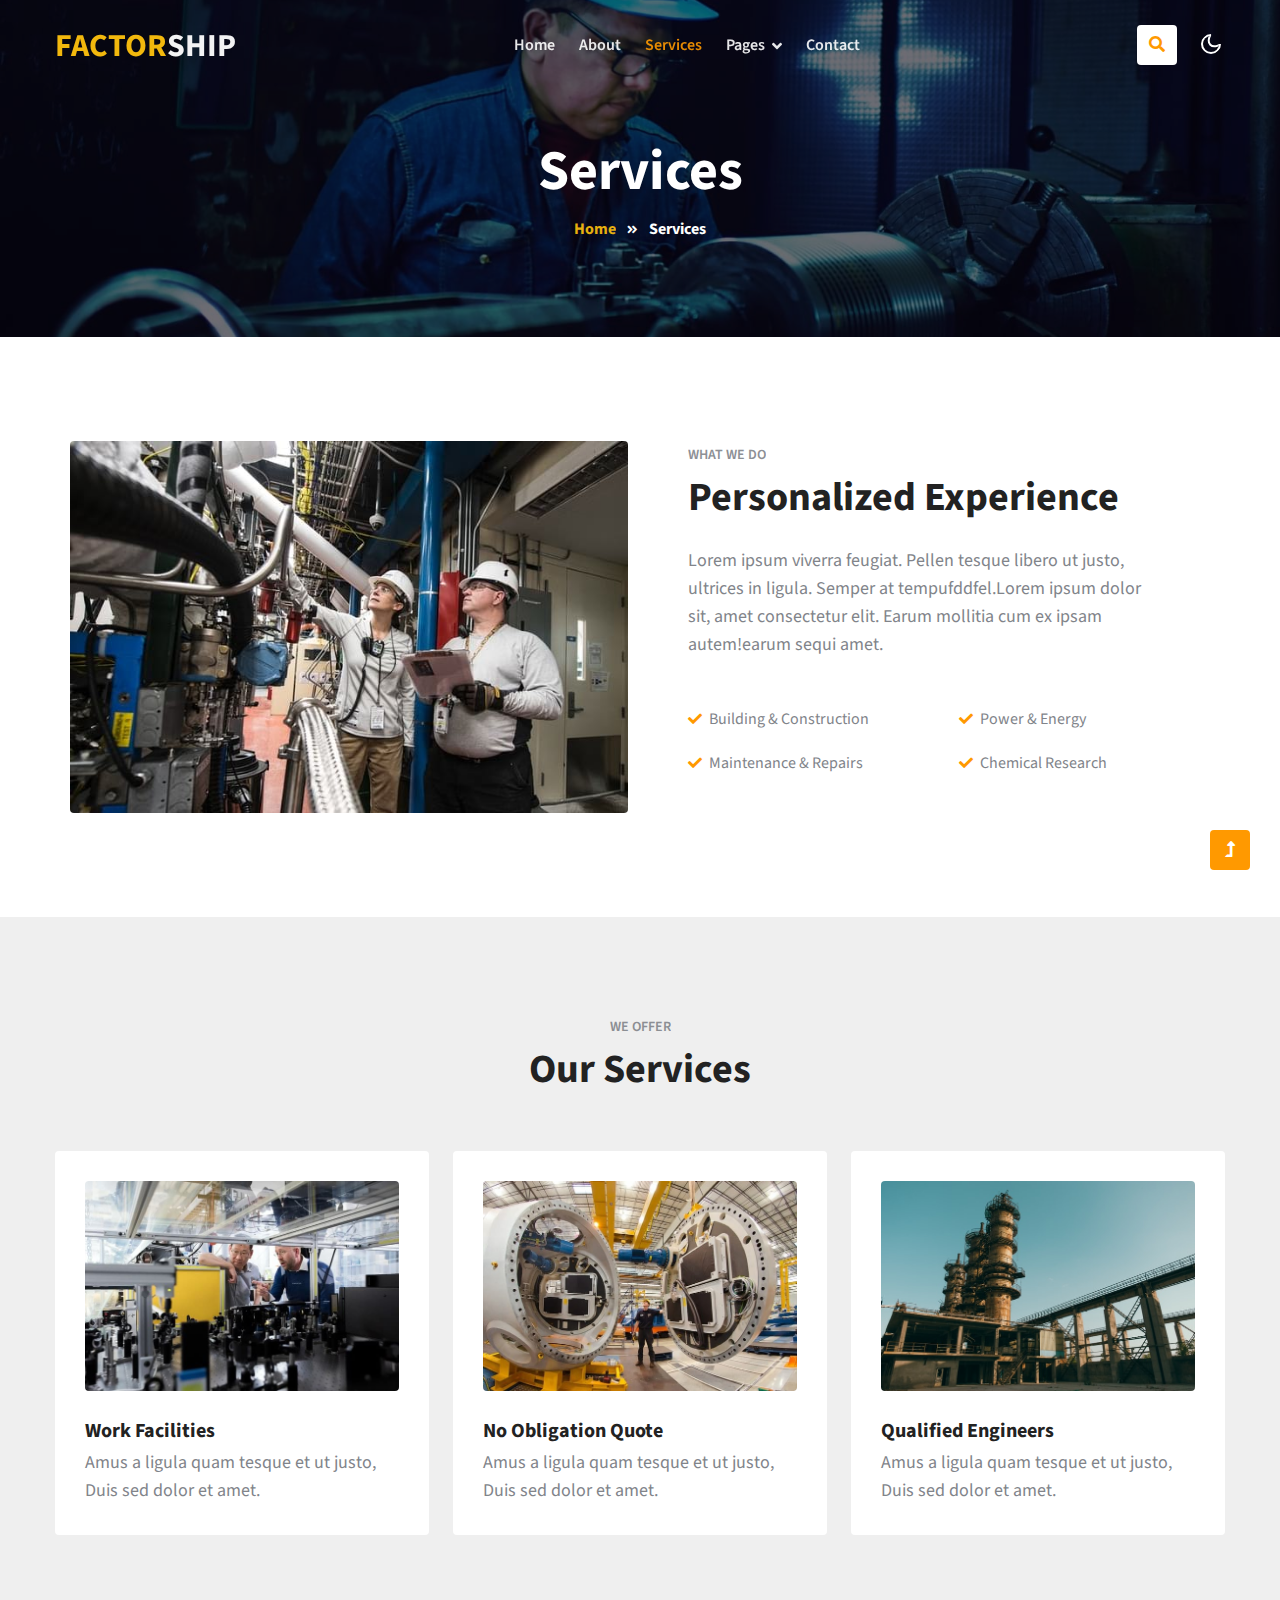
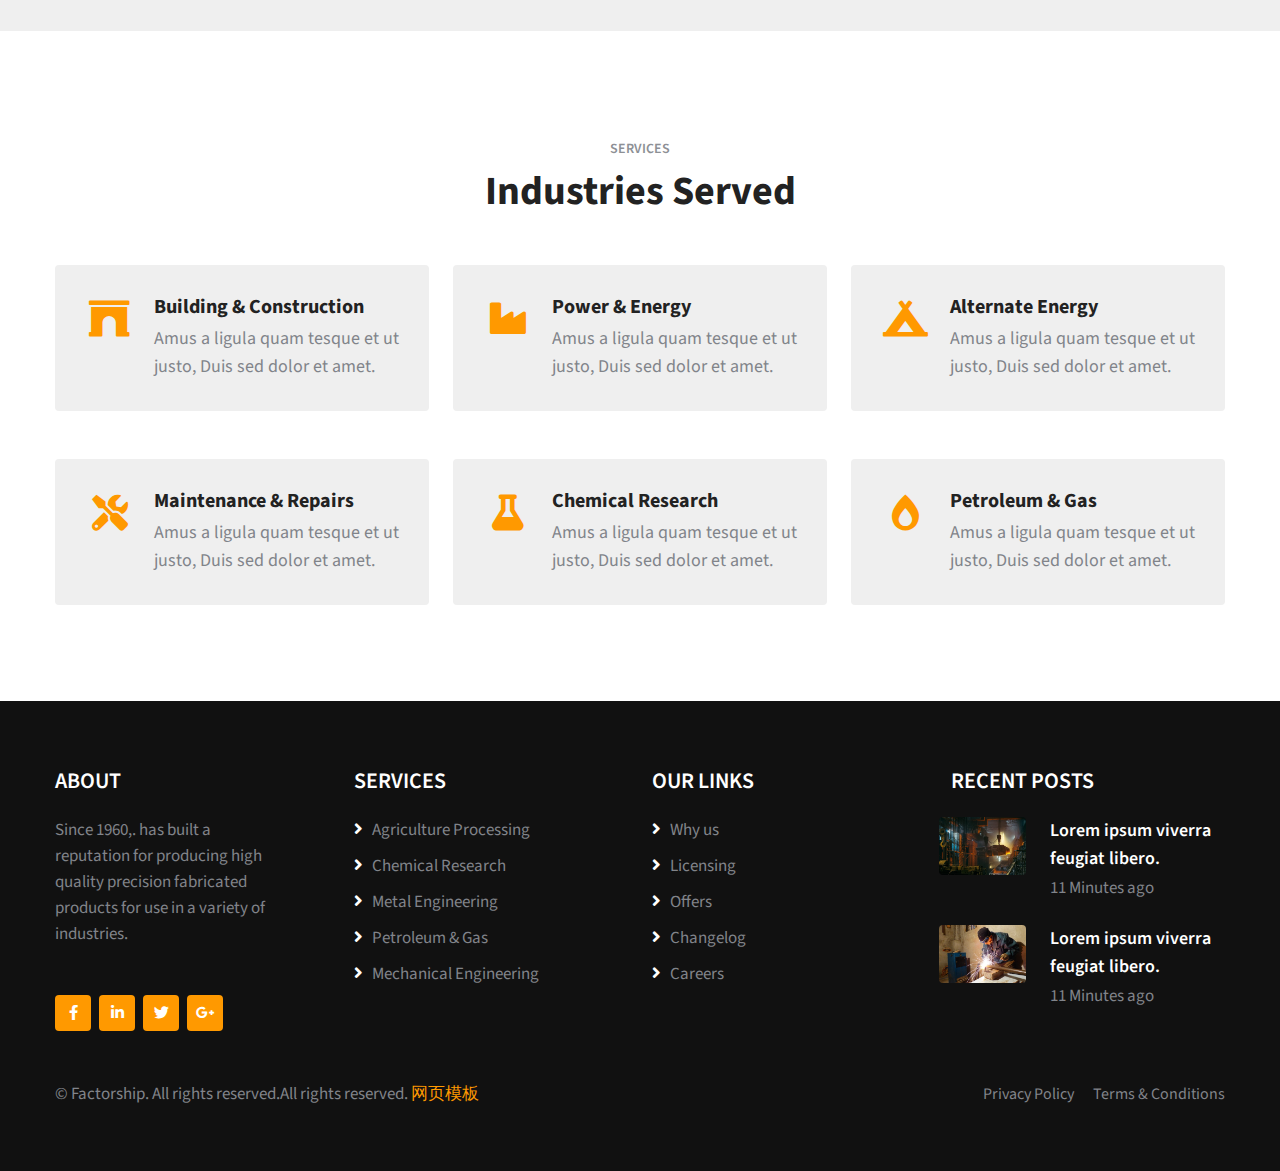
<file: services.html>
<!doctype html>
<html lang="en">

<head>
    <!-- Required meta tags -->
    <meta charset="utf-8">
    <meta name="viewport" content="width=device-width, initial-scale=1, shrink-to-fit=no">
    <title>Factorship - Industrial Category Bootstrap Responsive Template | Services</title>
    <!-- google fonts -->
    <link href="https://fonts.googleapis.com/css2?family=Source+Sans+Pro:ital,wght@0,400;0,600;0,700;1,600&display=swap" rel="stylesheet">
    <!-- Template CSS -->
    <link rel="stylesheet" href="assets/css/style-liberty.css">
</head>

<body>
    <!--/Header-->
    <header id="site-header" class="fixed-top">
        <div class="container">
            <nav class="navbar navbar-expand-lg navbar-light stroke py-lg-0">
                <h1><a class="navbar-brand" href="index.html">
                        <span class="sub-color">Factor</span>ship
                    </a></h1>
                <button class="navbar-toggler collapsed" type="button" data-bs-toggle="collapse" data-bs-target="#navbarScroll" aria-controls="navbarScroll" aria-expanded="false" aria-label="Toggle navigation">
                    <span class="navbar-toggler-icon fa icon-expand fa-bars"></span>
                    <span class="navbar-toggler-icon fa icon-close fa-times"></span>
                </button>
                <div class="collapse navbar-collapse" id="navbarScroll">
                    <ul class="navbar-nav mx-lg-auto my-2 my-lg-0 navbar-nav-scroll">
                        <li class="nav-item">
                            <a class="nav-link" aria-current="page" href="index.html">Home</a>
                        </li>
                        <li class="nav-item">
                            <a class="nav-link" href="about.html">About</a>
                        </li>
                        <li class="nav-item">
                            <a class="nav-link active" href="services.html">Services</a>
                        </li>
                        <li class="nav-item dropdown">
                            <a class="nav-link dropdown-toggle" href="#Pages" id="navbarDropdown" role="button" data-bs-toggle="dropdown" aria-expanded="false">
                                Pages <span class="fa fa-angle-down ms-1"></span>
                            </a>
                            <ul class="dropdown-menu" aria-labelledby="navbarDropdown">
                                <li><a class="dropdown-item pt-2" href="blog.html">Blog Page</a></li>
                                <li><a class="dropdown-item" href="blog-single.html">Blog Single</a></li>

                                <li><a class="dropdown-item" href="email.html">Email Page</a></li>
                                <li><a class="dropdown-item" href="elements.html">Elements</a></li>

                                <li><a class="dropdown-item" href="landing.html">Landing Page</a></li>

                                <li><a class="dropdown-item" href="error.html">Error Page</a></li>
                            </ul>
                        </li>
                        <li class="nav-item">
                            <a class="nav-link" href="contact.html">Contact</a>
                        </li>
                    </ul>
                    <!--/search-->
                    <button id="trigger-overlay" class="searchw3-icon me-xl-4 me-lg-3" type="button"><i class="fas fa-search"></i></button>
                    <!-- open/close -->
                    <div class="overlay overlay-slidedown">
                        <button type="button" class="overlay-close"><i class="fas fa-times"></i></button>
                        <nav class="w3l-formhny">
                            <form action="#" method="GET" class="d-sm-flex search-header">
                                <input class="form-control me-2" type="search" placeholder="Search here..." aria-label="Search" required>
                                <button class="btn btn-style btn-secondary me-lg-3" type="submit">Search</button>
                            </form>
                        </nav>
                    </div>
                    <!--//search-->
                </div>
                <!-- toggle switch for light and dark theme -->
                <div class="mobile-position">
                    <nav class="navigation">
                        <div class="theme-switch-wrapper">
                            <label class="theme-switch" for="checkbox">
                                <input type="checkbox" id="checkbox">
                                <div class="mode-container">
                                    <i class="gg-sun"></i>
                                    <i class="gg-moon"></i>
                                </div>
                            </label>
                        </div>
                    </nav>
                </div>
                <!-- //toggle switch for light and dark theme -->
            </nav>
        </div>
    </header>
    <!--//Header-->
    <!--/inner-page-->
    <div class="inner-banner py-5">
        <section class="w3l-breadcrumb text-left py-sm-5 ">
            <div class="container">
                <div class="w3breadcrumb-gids">
                    <div class="w3breadcrumb-left text-left">
                        <h2 class="inner-w3-title mt-sm-5 mt-4">
                            Services </h2>

                    </div>
                    <div class="w3breadcrumb-right">
                        <ul class="breadcrumbs-custom-path">
                            <li><a href="index.html">Home</a></li>
                            <li class="active"><span class="fas fa-angle-double-right mx-2"></span> Services </li>
                        </ul>
                    </div>
                </div>

            </div>
        </section>
    </div>
    <!--//inner-page-->
	<div style="margin: 8px auto; display: block; text-align:center;">

<!---728x90--->

 
</div>
    <!--/w3-grids-->
    <section class="w3l-passion-mid-sec py-5">
        <div class="container py-md-5 py-3">
            <div class="container">
                <div class="row w3l-passion-mid-grids">
                    <div class="col-lg-6 w3hny-passion-item">
                        <img src="assets/images/g4.jpg" alt="" class="img-fluid radius-image">
                    </div>
                    <div class="col-lg-6 passion-grid-item-info ps-lg-5 mt-lg-0 mt-5">
                        <h6 class="title-subw3hny mb-1">What We Do</h6>
                        <h3 class="title-w3l mb-4">Personalized experience</h3>
                        <p class="mt-3 pe-lg-5">Lorem ipsum viverra feugiat. Pellen tesque libero ut justo, ultrices in
                            ligula. Semper at tempufddfel.Lorem ipsum dolor sit, amet consectetur elit. Earum mollitia
                            cum ex ipsam autem!earum sequi amet.</p>
                        <ul class="icon-list-items mt-5">
                            <li class="icon-list-item">
                                <i aria-hidden="true" class="fas fa-check"></i>
                                Building & Construction
                            </li>
                            <li class="icon-list-item ml-lg-4">
                                <i aria-hidden="true" class="fas fa-check"></i>

                                Power & Energy
                            </li>
                            <li class="icon-list-item">
                                <i aria-hidden="true" class="fas fa-check"></i>
                                Maintenance & Repairs

                            </li>
                            <li class="icon-list-item ml-lg-4">
                                <i aria-hidden="true" class="fas fa-check"></i>
                                Chemical Research
                            </li>
                        </ul>

                    </div>

                </div>
            </div>
        </div>
    </section>
    <!--//w3-grids-->
	<div style="margin: 8px auto; display: block; text-align:center;">

<!---728x90--->
 
</div>
    <!--/feature-section-->
    <section class="w3l-aboutblock1 grids-3-w3l py-5" id="services">
        <div class="container py-lg-5 py-md-4 py-2">
            <div class="title-content text-center mb-2">
                <h6 class="title-subw3hny mb-1">We Offer</h6>
                <h3 class="title-w3l">Our Services</h3>
            </div>
            <div class="row justify-content-center">
                <div class="col-lg-4 col-md-6 grids-feature mt-5">
                    <div class="area-box ser-1">
                        <img src="assets/images/g5.jpg" alt="" class="img-fluid radius-image">
                        <div class="area-box-info mt-2">
                            <h4><a href="#feature" class="title-head">
                                    Work Facilities</a></h4>
                            <p>Amus a ligula quam tesque et ut justo, Duis sed dolor et amet.</p>
                        </div>
                    </div>
                </div>
                <div class="col-lg-4 col-md-6 grids-feature mt-5">
                    <div class="area-box ser-1">
                        <img src="assets/images/g6.jpg" alt="" class="img-fluid radius-image">
                        <div class="area-box-info mt-2">
                            <h4><a href="#feature" class="title-head">No Obligation Quote</a></h4>
                            <p>Amus a ligula quam tesque et ut justo, Duis sed dolor et amet.</p>
                        </div>
                    </div>
                </div>
                <div class="col-lg-4 col-md-6 grids-feature mt-5">
                    <div class="area-box ser-1">
                        <img src="assets/images/g8.jpg" alt="" class="img-fluid radius-image">
                        <div class="area-box-info mt-2">
                            <h4><a href="#feature" class="title-head">Qualified Engineers</a></h4>
                            <p>Amus a ligula quam tesque et ut justo, Duis sed dolor et amet.</p>
                        </div>
                    </div>
                </div>

            </div>
        </div>
    </section>
    <!--//feature-section-->
	<div style="margin: 8px auto; display: block; text-align:center;">

<!---728x90--->
 
</div>
    <!--/feature-section-->
    <section class="w3l-aboutblock1" id="services1">
        <div class="midd-w3 py-5">
            <div class="container py-lg-5 py-md-4 py-2">
                <div class="title-content text-center">
                    <h6 class="title-subw3hny mb-1">Services</h6>
                    <h3 class="title-w3l">Industries Served</h3>
                </div>
                <div class="row justify-content-center">
                    <div class="col-lg-4 col-md-6 grids-feature mt-md-5 mt-4">
                        <div class="area-box">
                            <i class="fas fa-archway" aria-hidden="true"></i>
                            <div class="area-box-info">
                                <h4><a href="#feature" class="title-head">Building &
                                        Construction</a></h4>
                                <p>Amus a ligula quam tesque et ut justo, Duis sed dolor et amet.</p>
                            </div>
                        </div>
                    </div>
                    <div class="col-lg-4 col-md-6 grids-feature mt-md-5 mt-4">
                        <div class="area-box">
                            <i class="fas fa-industry" aria-hidden="true"></i>
                            <div class="area-box-info">
                                <h4><a href="#feature" class="title-head">Power & Energy</a></h4>
                                <p>Amus a ligula quam tesque et ut justo, Duis sed dolor et amet.</p>
                            </div>
                        </div>
                    </div>
                    <div class="col-lg-4 col-md-6 grids-feature mt-md-5 mt-4">
                        <div class="area-box">
                            <i class="fas fa-campground" aria-hidden="true"></i>
                            <div class="area-box-info">
                                <h4><a href="#feature" class="title-head">Alternate Energy</a></h4>
                                <p>Amus a ligula quam tesque et ut justo, Duis sed dolor et amet.</p>
                            </div>
                        </div>
                    </div>
                    <div class="col-lg-4 col-md-6 grids-feature mt-md-5 mt-4">
                        <div class="area-box">
                            <i class="fas fa-tools" aria-hidden="true"></i>
                            <div class="area-box-info">
                                <h4><a href="#feature" class="title-head">Maintenance
                                        & Repairs</a></h4>
                                <p>Amus a ligula quam tesque et ut justo, Duis sed dolor et amet.</p>
                            </div>
                        </div>
                    </div>
                    <div class="col-lg-4 col-md-6 grids-feature mt-md-5 mt-4">
                        <div class="area-box">
                            <i class="fas fa-flask" aria-hidden="true"></i>
                            <div class="area-box-info">
                                <h4><a href="#feature" class="title-head">Chemical Research</a></h4>
                                <p>Amus a ligula quam tesque et ut justo, Duis sed dolor et amet.</p>
                            </div>
                        </div>
                    </div>

                    <div class="col-lg-4 col-md-6 grids-feature mt-md-5 mt-4">
                        <div class="area-box">
                            <i class="fas fa-burn" aria-hidden="true"></i>
                            <div class="area-box-info">
                                <h4><a href="#feature" class="title-head">Petroleum & Gas</a></h4>
                                <p>Amus a ligula quam tesque et ut justo, Duis sed dolor et amet.</p>
                            </div>
                        </div>
                    </div>

                </div>
            </div>
        </div>
    </section>
    <!--//feature-section-->
    <!--/footer-9-->
    <footer class="w3l-footer9">
        <section class="footer-inner-main py-5">
            <div class="container py-md-3">
                <div class="right-side">
                    <div class="row footer-hny-grids sub-columns">
                        <div class="col-lg-3 sub-one-left">
                            <h6>About </h6>
                            <p class="footer-phny pe-lg-5">Since 1960,. has built a reputation for producing high quality precision fabricated products for use in a variety of industries.</p>
                            <div class="columns-2 mt-lg-5 mt-4">
                                <ul class="social">
                                    <li><a href="#facebook"><span class="fab fa-facebook-f"></span></a>
                                    </li>
                                    <li><a href="#linkedin"><span class="fab fa-linkedin-in"></span></a>
                                    </li>
                                    <li><a href="#twitter"><span class="fab fa-twitter"></span></a>
                                    </li>
                                    <li><a href="#google"><span class="fab fa-google-plus-g"></span></a>
                                    </li>

                                </ul>
                            </div>
                        </div>
                        <div class="col-lg-3 sub-two-right">
                            <h6>Services</h6>
                            <ul>
                                <li><a href="#processing"><i class="fas fa-angle-right"></i> Agriculture Processing</a>
                                </li>
                                <li><a href="#research"><i class="fas fa-angle-right"></i> Chemical Research</a>
                                </li>
                                <li><a href="#metal"><i class="fas fa-angle-right"></i> Metal Engineering</a>
                                </li>
                                <li><a href="#gas"><i class="fas fa-angle-right"></i> Petroleum & Gas</a>
                                </li>
                                <li><a href="#work"><i class="fas fa-angle-right"></i> Mechanical Engineering</a></li>


                            </ul>
                        </div>
                        <div class="col-lg-3 sub-two-right">
                            <h6>Our Links</h6>
                            <ul>

                                <li><a href="#why"><i class="fas fa-angle-right"></i> Why us</a>
                                </li>
                                <li><a href="#licence"><i class="fas fa-angle-right"></i> Licensing
                                    </a>
                                </li>
                                <li><a href="#log"><i class="fas fa-angle-right"></i> Offers
                                    </a></li>
                                <li><a href="#log"><i class="fas fa-angle-right"></i> Changelog
                                    </a></li>
                                <li><a href="#career"><i class="fas fa-angle-right"></i> Careers</a></li>

                            </ul>
                        </div>
                        <div class="col-lg-3 sub-one-left">
                            <h6>Recent Posts </h6>
                            <div class="row fposts-grid-inner mb-4">
                                <div class="col-4 fposts-grid-left ps-0">
                                    <a href="blog-single.html">
                                        <img src="assets/images/g2.jpg" alt=" " class="img-fluid radius-image">
                                    </a>
                                </div>
                                <div class="col-8 fposts-grid-right">
                                    <h4>
                                        <a href="#home" class="text-bl text-left">Lorem ipsum viverra feugiat libero.</a>
                                    </h4>
                                    <p class="time"> 11 Minutes ago</p>
                                </div>
                            </div>
                            <div class="row fposts-grid-inner mb-4">
                                <div class="col-4 fposts-grid-left ps-0">
                                    <a href="blog-single.html">
                                        <img src="assets/images/g3.jpg" alt=" " class="img-fluid radius-image">
                                    </a>
                                </div>
                                <div class="col-8 fposts-grid-right">
                                    <h4>
                                        <a href="#home" class="text-bl text-left">Lorem ipsum viverra feugiat libero.</a>
                                    </h4>
                                    <p class="time"> 11 Minutes ago</p>
                                </div>
                            </div>

                        </div>
                    </div>
                </div>
                <div class="below-section mt-5">
                    <div class="copyright-footer">
                        <div class="columns text-left">
                            <p>© Factorship. All rights reserved.All rights reserved. <a target="_blank" href="http://www.mobanwang.com/" title="网页模板">网页模板</a></p>
                        </div>
                        <ul class="footer-w3list text-right">
                            <li><a href="#url">Privacy Policy</a>
                            </li>
                            <li><a href="#url">Terms &amp; Conditions</a>
                            </li>
                        </ul>
                    </div>

                </div>
            </div>
        </section>

        <!-- Js scripts -->
        <!-- move top -->
        <button onclick="topFunction()" id="movetop" title="Go to top">
            <span class="fas fa-level-up-alt" aria-hidden="true"></span>
        </button>
        <script>
            // When the user scrolls down 20px from the top of the document, show the button
            window.onscroll = function() {
                scrollFunction()
            };

            function scrollFunction() {
                if (document.body.scrollTop > 20 || document.documentElement.scrollTop > 20) {
                    document.getElementById("movetop").style.display = "block";
                } else {
                    document.getElementById("movetop").style.display = "none";
                }
            }

            // When the user clicks on the button, scroll to the top of the document
            function topFunction() {
                document.body.scrollTop = 0;
                document.documentElement.scrollTop = 0;
            }

        </script>
        <!-- //move top -->
    </footer>
    <!--//footer-9 -->
    <!-- Template JavaScript -->
    <script src="assets/js/jquery-3.3.1.min.js"></script>
    <script src="assets/js/theme-change.js"></script>
    <!--/search-->
    <script src="assets/js/modernizr.custom.js"></script>
    <script src="assets/js/classie.js"></script>
    <script src="assets/js/demo1.js"></script>
    <!--//search-->
    <!-- MENU-JS -->
    <script>
        $(window).on("scroll", function() {
            var scroll = $(window).scrollTop();

            if (scroll >= 80) {
                $("#site-header").addClass("nav-fixed");
            } else {
                $("#site-header").removeClass("nav-fixed");
            }
        });

        //Main navigation Active Class Add Remove
        $(".navbar-toggler").on("click", function() {
            $("header").toggleClass("active");
        });
        $(document).on("ready", function() {
            if ($(window).width() > 991) {
                $("header").removeClass("active");
            }
            $(window).on("resize", function() {
                if ($(window).width() > 991) {
                    $("header").removeClass("active");
                }
            });
        });

    </script>
    <!-- //MENU-JS -->

    <!-- disable body scroll which navbar is in active -->
    <script>
        $(function() {
            $('.navbar-toggler').click(function() {
                $('body').toggleClass('noscroll');
            })
        });

    </script>
    <!-- //disable body scroll which navbar is in active -->
    <!-- //bootstrap -->
    <script src="assets/js/bootstrap.min.js"></script>


</body>

</html>
</file>
<file: assets/css/style-liberty.css>
/*--
Author: W3layouts
Author URL: http://w3layouts.com
--*/
@charset "UTF-8";

/*!
 * Bootstrap v5.0.1 (https://getbootstrap.com/)
 * Copyright 2011-2021 The Bootstrap Authors
 * Copyright 2011-2021 Twitter, Inc.
 * Licensed under MIT (https://github.com/twbs/bootstrap/blob/main/LICENSE)
 */
:root {
    --bs-blue: #0d6efd;
    --bs-indigo: #6610f2;
    --bs-purple: #6f42c1 --bs-pink: #d63384;
    --bs-red: #dc3545;
    --bs-orange: #fd7e14;
    --bs-yellow: #ffc107;
    --bs-green: #198754;
    --bs-teal: #20c997;
    --bs-cyan: #0dcaf0;
    --bs-white: #fff;
    --bs-gray: #6c757d;
    --bs-gray-dark: #343a40;
    --bs-primary: #0d6efd;
    --bs-secondary: #6c757d;
    --bs-success: #198754;
    --bs-info: #0dcaf0;
    --bs-warning: #ffc107;
    --bs-danger: #dc3545;
    --bs-light: #f8f9fa;
    --bs-dark: #212529;
    --bs-font-sans-serif: system-ui, -apple-system, "Segoe UI", Roboto, "Helvetica Neue", Arial, "Noto Sans", "Liberation Sans", sans-serif, "Apple Color Emoji", "Segoe UI Emoji", "Segoe UI Symbol", "Noto Color Emoji";
    --bs-font-monospace: SFMono-Regular, Menlo, Monaco, Consolas, "Liberation Mono", "Courier New", monospace;
    --bs-gradient: linear-gradient(180deg, rgba(255, 255, 255, 0.15), rgba(255, 255, 255, 0))
}

*,
::after,
::before {
    box-sizing: border-box
}

@media (prefers-reduced-motion:no-preference) {
    :root {
        scroll-behavior: smooth
    }
}

body {
    margin: 0;
    font-family: 'Source Sans Pro', sans-serif;
    font-size: 1rem;
    font-weight: 400;
    line-height: 1.5;
    color: #212529;
    background-color: #fff;
    -webkit-text-size-adjust: 100%;
    -webkit-tap-highlight-color: transparent
}

hr {
    margin: 1rem 0;
    color: inherit;
    background-color: currentColor;
    border: 0;
    opacity: .25
}

hr:not([size]) {
    height: 1px
}

.h1,
.h2,
.h3,
.h4,
.h5,
.h6,
h1,
h2,
h3,
h4,
h5,
h6 {
    margin-top: 0;
    margin-bottom: .5rem;
    font-weight: 700;
    line-height: 1.2
}

.h1,
h1 {
    font-size: calc(1.375rem + 1.5vw)
}

@media (min-width:1200px) {

    .h1,
    h1 {
        font-size: 2.5rem
    }
}

.h2,
h2 {
    font-size: calc(1.325rem + .9vw)
}

@media (min-width:1200px) {

    .h2,
    h2 {
        font-size: 2rem
    }
}

.h3,
h3 {
    font-size: calc(1.3rem + .6vw)
}

@media (min-width:1200px) {

    .h3,
    h3 {
        font-size: 1.75rem
    }
}

.h4,
h4 {
    font-size: calc(1.275rem + .3vw)
}

@media (min-width:1200px) {

    .h4,
    h4 {
        font-size: 1.5rem
    }
}

.h5,
h5 {
    font-size: 1.25rem
}

.h6,
h6 {
    font-size: 1rem
}

p {
    margin-top: 0;
    margin-bottom: 1rem
}

abbr[data-bs-original-title],
abbr[title] {
    -webkit-text-decoration: underline dotted;
    text-decoration: underline dotted;
    cursor: help;
    -webkit-text-decoration-skip-ink: none;
    text-decoration-skip-ink: none
}

address {
    margin-bottom: 1rem;
    font-style: normal;
    line-height: inherit
}

ol,
ul {
    padding-left: 2rem
}

dl,
ol,
ul {
    margin-top: 0;
    margin-bottom: 1rem
}

ol ol,
ol ul,
ul ol,
ul ul {
    margin-bottom: 0
}

dt {
    font-weight: 700
}

dd {
    margin-bottom: .5rem;
    margin-left: 0
}

blockquote {
    margin: 0 0 1rem
}

b,
strong {
    font-weight: bolder
}

.small,
small {
    font-size: .875em
}

.mark,
mark {
    padding: .2em;
    background-color: #fcf8e3
}

sub,
sup {
    position: relative;
    font-size: .75em;
    line-height: 0;
    vertical-align: baseline
}

sub {
    bottom: -.25em
}

sup {
    top: -.5em
}

a {
    color: #0d6efd;
    text-decoration: underline
}

a:hover {
    color: var(--primary-color);
}

a:not([href]):not([class]),
a:not([href]):not([class]):hover {
    color: inherit;
    text-decoration: none
}

code,
kbd,
pre,
samp {
    font-family: 'Source Sans Pro', sans-serif;
    font-size: 1em;
    direction: ltr;
    unicode-bidi: bidi-override
}

pre {
    display: block;
    margin-top: 0;
    margin-bottom: 1rem;
    overflow: auto;
    font-size: .875em
}

pre code {
    font-size: inherit;
    color: inherit;
    word-break: normal
}

code {
    font-size: .875em;
    color: #d63384;
    word-wrap: break-word
}

a > code {
    color: inherit
}

kbd {
    padding: .2rem .4rem;
    font-size: .875em;
    color: #fff;
    background-color: #212529;
    border-radius: .2rem
}

kbd kbd {
    padding: 0;
    font-size: 1em;
    font-weight: 700
}

figure {
    margin: 0 0 1rem
}

img,
svg {
    vertical-align: middle
}

table {
    caption-side: bottom;
    border-collapse: collapse
}

caption {
    padding-top: .5rem;
    padding-bottom: .5rem;
    color: #6c757d;
    text-align: left
}

th {
    text-align: inherit;
    text-align: -webkit-match-parent
}

tbody,
td,
tfoot,
th,
thead,
tr {
    border-color: inherit;
    border-style: solid;
    border-width: 0
}

label {
    display: inline-block
}

button {
    border-radius: 0
}

button:focus:not(:focus-visible) {
    outline: 0
}

button,
input,
optgroup,
select,
textarea {
    margin: 0;
    font-family: 'Source Sans Pro', sans-serif;
    font-size: inherit;
    line-height: inherit
}

button,
select {
    text-transform: none
}

[role=button] {
    cursor: pointer
}

select {
    word-wrap: normal
}

select:disabled {
    opacity: 1
}

[list]::-webkit-calendar-picker-indicator {
    display: none
}

[type=button],
[type=reset],
[type=submit],
button {
    -webkit-appearance: button
}

[type=button]:not(:disabled),
[type=reset]:not(:disabled),
[type=submit]:not(:disabled),
button:not(:disabled) {
    cursor: pointer
}

::-moz-focus-inner {
    padding: 0;
    border-style: none
}

textarea {
    resize: vertical
}

fieldset {
    min-width: 0;
    padding: 0;
    margin: 0;
    border: 0
}

legend {
    float: left;
    width: 100%;
    padding: 0;
    margin-bottom: .5rem;
    font-size: calc(1.275rem + .3vw);
    line-height: inherit
}

@media (min-width:1200px) {
    legend {
        font-size: 1.5rem
    }
}

legend + * {
    clear: left
}

::-webkit-datetime-edit-day-field,
::-webkit-datetime-edit-fields-wrapper,
::-webkit-datetime-edit-hour-field,
::-webkit-datetime-edit-minute,
::-webkit-datetime-edit-month-field,
::-webkit-datetime-edit-text,
::-webkit-datetime-edit-year-field {
    padding: 0
}

::-webkit-inner-spin-button {
    height: auto
}

[type=search] {
    outline-offset: -2px;
    -webkit-appearance: textfield
}

::-webkit-search-decoration {
    -webkit-appearance: none
}

::-webkit-color-swatch-wrapper {
    padding: 0
}

::file-selector-button {
    font: inherit
}

::-webkit-file-upload-button {
    font: inherit;
    -webkit-appearance: button
}

output {
    display: inline-block
}

iframe {
    border: 0
}

summary {
    display: list-item;
    cursor: pointer
}

progress {
    vertical-align: baseline
}

[hidden] {
    display: none !important
}

.lead {
    font-size: 1.25rem;
    font-weight: 300
}

.display-1 {
    font-size: calc(1.625rem + 4.5vw);
    font-weight: 300;
    line-height: 1.2
}

@media (min-width:1200px) {
    .display-1 {
        font-size: 5rem
    }
}

.display-2 {
    font-size: calc(1.575rem + 3.9vw);
    font-weight: 300;
    line-height: 1.2
}

@media (min-width:1200px) {
    .display-2 {
        font-size: 4.5rem
    }
}

.display-3 {
    font-size: calc(1.525rem + 3.3vw);
    font-weight: 300;
    line-height: 1.2
}

@media (min-width:1200px) {
    .display-3 {
        font-size: 4rem
    }
}

.display-4 {
    font-size: calc(1.475rem + 2.7vw);
    font-weight: 300;
    line-height: 1.2
}

@media (min-width:1200px) {
    .display-4 {
        font-size: 3.5rem
    }
}

.display-5 {
    font-size: calc(1.425rem + 2.1vw);
    font-weight: 300;
    line-height: 1.2
}

@media (min-width:1200px) {
    .display-5 {
        font-size: 3rem
    }
}

.display-6 {
    font-size: calc(1.375rem + 1.5vw);
    font-weight: 300;
    line-height: 1.2
}

@media (min-width:1200px) {
    .display-6 {
        font-size: 2.5rem
    }
}

.list-unstyled {
    padding-left: 0;
    list-style: none
}

.list-inline {
    padding-left: 0;
    list-style: none
}

.list-inline-item {
    display: inline-block
}

.list-inline-item:not(:last-child) {
    margin-right: .5rem
}

.initialism {
    font-size: .875em;
    text-transform: uppercase
}

.blockquote {
    margin-bottom: 1rem;
    font-size: 1.25rem
}

.blockquote > :last-child {
    margin-bottom: 0
}

.blockquote-footer {
    margin-top: -1rem;
    margin-bottom: 1rem;
    font-size: .875em;
    color: #6c757d
}

.blockquote-footer::before {
    content: "— "
}

.img-fluid {
    max-width: 100%;
    height: auto
}

.img-thumbnail {
    padding: .25rem;
    background-color: #fff;
    border: 1px solid #dee2e6;
    border-radius: .25rem;
    max-width: 100%;
    height: auto
}

.figure {
    display: inline-block
}

.figure-img {
    margin-bottom: .5rem;
    line-height: 1
}

.figure-caption {
    font-size: .875em;
    color: #6c757d
}

.container,
.container-fluid,
.container-lg,
.container-md,
.container-sm,
.container-xl,
.container-xxl {
    width: 100%;
    padding-right: var(--bs-gutter-x, .75rem);
    padding-left: var(--bs-gutter-x, .75rem);
    margin-right: auto;
    margin-left: auto
}

@media (min-width:576px) {

    .container,
    .container-sm {
        max-width: 540px
    }
}

@media (min-width:768px) {

    .container,
    .container-md,
    .container-sm {
        max-width: 720px
    }
}

@media (min-width:992px) {

    .container,
    .container-lg,
    .container-md,
    .container-sm {
        max-width: 960px
    }
}

@media (min-width:1200px) {

    .container,
    .container-lg,
    .container-md,
    .container-sm,
    .container-xl {
        max-width: 1140px
    }
}

@media (min-width:1400px) {

    .container,
    .container-lg,
    .container-md,
    .container-sm,
    .container-xl,
    .container-xxl {
        max-width: 1320px
    }
}

.row {
    --bs-gutter-x: 1.5rem;
    --bs-gutter-y: 0;
    display: flex;
    flex-wrap: wrap;
    margin-top: calc(var(--bs-gutter-y) * -1);
    margin-right: calc(var(--bs-gutter-x)/ -2);
    margin-left: calc(var(--bs-gutter-x)/ -2)
}

.row > * {
    flex-shrink: 0;
    width: 100%;
    max-width: 100%;
    padding-right: calc(var(--bs-gutter-x)/ 2);
    padding-left: calc(var(--bs-gutter-x)/ 2);
    margin-top: var(--bs-gutter-y)
}

.col {
    flex: 1 0 0%
}

.row-cols-auto > * {
    flex: 0 0 auto;
    width: auto
}

.row-cols-1 > * {
    flex: 0 0 auto;
    width: 100%
}

.row-cols-2 > * {
    flex: 0 0 auto;
    width: 50%
}

.row-cols-3 > * {
    flex: 0 0 auto;
    width: 33.3333333333%
}

.row-cols-4 > * {
    flex: 0 0 auto;
    width: 25%
}

.row-cols-5 > * {
    flex: 0 0 auto;
    width: 20%
}

.row-cols-6 > * {
    flex: 0 0 auto;
    width: 16.6666666667%
}

.col-auto {
    flex: 0 0 auto;
    width: auto
}

.col-1 {
    flex: 0 0 auto;
    width: 8.3333333333%
}

.col-2 {
    flex: 0 0 auto;
    width: 16.6666666667%
}

.col-3 {
    flex: 0 0 auto;
    width: 25%
}

.col-4 {
    flex: 0 0 auto;
    width: 33.3333333333%
}

.col-5 {
    flex: 0 0 auto;
    width: 41.6666666667%
}

.col-6 {
    flex: 0 0 auto;
    width: 50%
}

.col-7 {
    flex: 0 0 auto;
    width: 58.3333333333%
}

.col-8 {
    flex: 0 0 auto;
    width: 66.6666666667%
}

.col-9 {
    flex: 0 0 auto;
    width: 75%
}

.col-10 {
    flex: 0 0 auto;
    width: 83.3333333333%
}

.col-11 {
    flex: 0 0 auto;
    width: 91.6666666667%
}

.col-12 {
    flex: 0 0 auto;
    width: 100%
}

.offset-1 {
    margin-left: 8.3333333333%
}

.offset-2 {
    margin-left: 16.6666666667%
}

.offset-3 {
    margin-left: 25%
}

.offset-4 {
    margin-left: 33.3333333333%
}

.offset-5 {
    margin-left: 41.6666666667%
}

.offset-6 {
    margin-left: 50%
}

.offset-7 {
    margin-left: 58.3333333333%
}

.offset-8 {
    margin-left: 66.6666666667%
}

.offset-9 {
    margin-left: 75%
}

.offset-10 {
    margin-left: 83.3333333333%
}

.offset-11 {
    margin-left: 91.6666666667%
}

.g-0,
.gx-0 {
    --bs-gutter-x: 0
}

.g-0,
.gy-0 {
    --bs-gutter-y: 0
}

.g-1,
.gx-1 {
    --bs-gutter-x: 0.25rem
}

.g-1,
.gy-1 {
    --bs-gutter-y: 0.25rem
}

.g-2,
.gx-2 {
    --bs-gutter-x: 0.5rem
}

.g-2,
.gy-2 {
    --bs-gutter-y: 0.5rem
}

.g-3,
.gx-3 {
    --bs-gutter-x: 1rem
}

.g-3,
.gy-3 {
    --bs-gutter-y: 1rem
}

.g-4,
.gx-4 {
    --bs-gutter-x: 1.5rem
}

.g-4,
.gy-4 {
    --bs-gutter-y: 1.5rem
}

.g-5,
.gx-5 {
    --bs-gutter-x: 3rem
}

.g-5,
.gy-5 {
    --bs-gutter-y: 3rem
}

@media (min-width:576px) {
    .col-sm {
        flex: 1 0 0%
    }

    .row-cols-sm-auto > * {
        flex: 0 0 auto;
        width: auto
    }

    .row-cols-sm-1 > * {
        flex: 0 0 auto;
        width: 100%
    }

    .row-cols-sm-2 > * {
        flex: 0 0 auto;
        width: 50%
    }

    .row-cols-sm-3 > * {
        flex: 0 0 auto;
        width: 33.3333333333%
    }

    .row-cols-sm-4 > * {
        flex: 0 0 auto;
        width: 25%
    }

    .row-cols-sm-5 > * {
        flex: 0 0 auto;
        width: 20%
    }

    .row-cols-sm-6 > * {
        flex: 0 0 auto;
        width: 16.6666666667%
    }

    .col-sm-auto {
        flex: 0 0 auto;
        width: auto
    }

    .col-sm-1 {
        flex: 0 0 auto;
        width: 8.3333333333%
    }

    .col-sm-2 {
        flex: 0 0 auto;
        width: 16.6666666667%
    }

    .col-sm-3 {
        flex: 0 0 auto;
        width: 25%
    }

    .col-sm-4 {
        flex: 0 0 auto;
        width: 33.3333333333%
    }

    .col-sm-5 {
        flex: 0 0 auto;
        width: 41.6666666667%
    }

    .col-sm-6 {
        flex: 0 0 auto;
        width: 50%
    }

    .col-sm-7 {
        flex: 0 0 auto;
        width: 58.3333333333%
    }

    .col-sm-8 {
        flex: 0 0 auto;
        width: 66.6666666667%
    }

    .col-sm-9 {
        flex: 0 0 auto;
        width: 75%
    }

    .col-sm-10 {
        flex: 0 0 auto;
        width: 83.3333333333%
    }

    .col-sm-11 {
        flex: 0 0 auto;
        width: 91.6666666667%
    }

    .col-sm-12 {
        flex: 0 0 auto;
        width: 100%
    }

    .offset-sm-0 {
        margin-left: 0
    }

    .offset-sm-1 {
        margin-left: 8.3333333333%
    }

    .offset-sm-2 {
        margin-left: 16.6666666667%
    }

    .offset-sm-3 {
        margin-left: 25%
    }

    .offset-sm-4 {
        margin-left: 33.3333333333%
    }

    .offset-sm-5 {
        margin-left: 41.6666666667%
    }

    .offset-sm-6 {
        margin-left: 50%
    }

    .offset-sm-7 {
        margin-left: 58.3333333333%
    }

    .offset-sm-8 {
        margin-left: 66.6666666667%
    }

    .offset-sm-9 {
        margin-left: 75%
    }

    .offset-sm-10 {
        margin-left: 83.3333333333%
    }

    .offset-sm-11 {
        margin-left: 91.6666666667%
    }

    .g-sm-0,
    .gx-sm-0 {
        --bs-gutter-x: 0
    }

    .g-sm-0,
    .gy-sm-0 {
        --bs-gutter-y: 0
    }

    .g-sm-1,
    .gx-sm-1 {
        --bs-gutter-x: 0.25rem
    }

    .g-sm-1,
    .gy-sm-1 {
        --bs-gutter-y: 0.25rem
    }

    .g-sm-2,
    .gx-sm-2 {
        --bs-gutter-x: 0.5rem
    }

    .g-sm-2,
    .gy-sm-2 {
        --bs-gutter-y: 0.5rem
    }

    .g-sm-3,
    .gx-sm-3 {
        --bs-gutter-x: 1rem
    }

    .g-sm-3,
    .gy-sm-3 {
        --bs-gutter-y: 1rem
    }

    .g-sm-4,
    .gx-sm-4 {
        --bs-gutter-x: 1.5rem
    }

    .g-sm-4,
    .gy-sm-4 {
        --bs-gutter-y: 1.5rem
    }

    .g-sm-5,
    .gx-sm-5 {
        --bs-gutter-x: 3rem
    }

    .g-sm-5,
    .gy-sm-5 {
        --bs-gutter-y: 3rem
    }
}

@media (min-width:768px) {
    .col-md {
        flex: 1 0 0%
    }

    .row-cols-md-auto > * {
        flex: 0 0 auto;
        width: auto
    }

    .row-cols-md-1 > * {
        flex: 0 0 auto;
        width: 100%
    }

    .row-cols-md-2 > * {
        flex: 0 0 auto;
        width: 50%
    }

    .row-cols-md-3 > * {
        flex: 0 0 auto;
        width: 33.3333333333%
    }

    .row-cols-md-4 > * {
        flex: 0 0 auto;
        width: 25%
    }

    .row-cols-md-5 > * {
        flex: 0 0 auto;
        width: 20%
    }

    .row-cols-md-6 > * {
        flex: 0 0 auto;
        width: 16.6666666667%
    }

    .col-md-auto {
        flex: 0 0 auto;
        width: auto
    }

    .col-md-1 {
        flex: 0 0 auto;
        width: 8.3333333333%
    }

    .col-md-2 {
        flex: 0 0 auto;
        width: 16.6666666667%
    }

    .col-md-3 {
        flex: 0 0 auto;
        width: 25%
    }

    .col-md-4 {
        flex: 0 0 auto;
        width: 33.3333333333%
    }

    .col-md-5 {
        flex: 0 0 auto;
        width: 41.6666666667%
    }

    .col-md-6 {
        flex: 0 0 auto;
        width: 50%
    }

    .col-md-7 {
        flex: 0 0 auto;
        width: 58.3333333333%
    }

    .col-md-8 {
        flex: 0 0 auto;
        width: 66.6666666667%
    }

    .col-md-9 {
        flex: 0 0 auto;
        width: 75%
    }

    .col-md-10 {
        flex: 0 0 auto;
        width: 83.3333333333%
    }

    .col-md-11 {
        flex: 0 0 auto;
        width: 91.6666666667%
    }

    .col-md-12 {
        flex: 0 0 auto;
        width: 100%
    }

    .offset-md-0 {
        margin-left: 0
    }

    .offset-md-1 {
        margin-left: 8.3333333333%
    }

    .offset-md-2 {
        margin-left: 16.6666666667%
    }

    .offset-md-3 {
        margin-left: 25%
    }

    .offset-md-4 {
        margin-left: 33.3333333333%
    }

    .offset-md-5 {
        margin-left: 41.6666666667%
    }

    .offset-md-6 {
        margin-left: 50%
    }

    .offset-md-7 {
        margin-left: 58.3333333333%
    }

    .offset-md-8 {
        margin-left: 66.6666666667%
    }

    .offset-md-9 {
        margin-left: 75%
    }

    .offset-md-10 {
        margin-left: 83.3333333333%
    }

    .offset-md-11 {
        margin-left: 91.6666666667%
    }

    .g-md-0,
    .gx-md-0 {
        --bs-gutter-x: 0
    }

    .g-md-0,
    .gy-md-0 {
        --bs-gutter-y: 0
    }

    .g-md-1,
    .gx-md-1 {
        --bs-gutter-x: 0.25rem
    }

    .g-md-1,
    .gy-md-1 {
        --bs-gutter-y: 0.25rem
    }

    .g-md-2,
    .gx-md-2 {
        --bs-gutter-x: 0.5rem
    }

    .g-md-2,
    .gy-md-2 {
        --bs-gutter-y: 0.5rem
    }

    .g-md-3,
    .gx-md-3 {
        --bs-gutter-x: 1rem
    }

    .g-md-3,
    .gy-md-3 {
        --bs-gutter-y: 1rem
    }

    .g-md-4,
    .gx-md-4 {
        --bs-gutter-x: 1.5rem
    }

    .g-md-4,
    .gy-md-4 {
        --bs-gutter-y: 1.5rem
    }

    .g-md-5,
    .gx-md-5 {
        --bs-gutter-x: 3rem
    }

    .g-md-5,
    .gy-md-5 {
        --bs-gutter-y: 3rem
    }
}

@media (min-width:992px) {
    .col-lg {
        flex: 1 0 0%
    }

    .row-cols-lg-auto > * {
        flex: 0 0 auto;
        width: auto
    }

    .row-cols-lg-1 > * {
        flex: 0 0 auto;
        width: 100%
    }

    .row-cols-lg-2 > * {
        flex: 0 0 auto;
        width: 50%
    }

    .row-cols-lg-3 > * {
        flex: 0 0 auto;
        width: 33.3333333333%
    }

    .row-cols-lg-4 > * {
        flex: 0 0 auto;
        width: 25%
    }

    .row-cols-lg-5 > * {
        flex: 0 0 auto;
        width: 20%
    }

    .row-cols-lg-6 > * {
        flex: 0 0 auto;
        width: 16.6666666667%
    }

    .col-lg-auto {
        flex: 0 0 auto;
        width: auto
    }

    .col-lg-1 {
        flex: 0 0 auto;
        width: 8.3333333333%
    }

    .col-lg-2 {
        flex: 0 0 auto;
        width: 16.6666666667%
    }

    .col-lg-3 {
        flex: 0 0 auto;
        width: 25%
    }

    .col-lg-4 {
        flex: 0 0 auto;
        width: 33.3333333333%
    }

    .col-lg-5 {
        flex: 0 0 auto;
        width: 41.6666666667%
    }

    .col-lg-6 {
        flex: 0 0 auto;
        width: 50%
    }

    .col-lg-7 {
        flex: 0 0 auto;
        width: 58.3333333333%
    }

    .col-lg-8 {
        flex: 0 0 auto;
        width: 66.6666666667%
    }

    .col-lg-9 {
        flex: 0 0 auto;
        width: 75%
    }

    .col-lg-10 {
        flex: 0 0 auto;
        width: 83.3333333333%
    }

    .col-lg-11 {
        flex: 0 0 auto;
        width: 91.6666666667%
    }

    .col-lg-12 {
        flex: 0 0 auto;
        width: 100%
    }

    .offset-lg-0 {
        margin-left: 0
    }

    .offset-lg-1 {
        margin-left: 8.3333333333%
    }

    .offset-lg-2 {
        margin-left: 16.6666666667%
    }

    .offset-lg-3 {
        margin-left: 25%
    }

    .offset-lg-4 {
        margin-left: 33.3333333333%
    }

    .offset-lg-5 {
        margin-left: 41.6666666667%
    }

    .offset-lg-6 {
        margin-left: 50%
    }

    .offset-lg-7 {
        margin-left: 58.3333333333%
    }

    .offset-lg-8 {
        margin-left: 66.6666666667%
    }

    .offset-lg-9 {
        margin-left: 75%
    }

    .offset-lg-10 {
        margin-left: 83.3333333333%
    }

    .offset-lg-11 {
        margin-left: 91.6666666667%
    }

    .g-lg-0,
    .gx-lg-0 {
        --bs-gutter-x: 0
    }

    .g-lg-0,
    .gy-lg-0 {
        --bs-gutter-y: 0
    }

    .g-lg-1,
    .gx-lg-1 {
        --bs-gutter-x: 0.25rem
    }

    .g-lg-1,
    .gy-lg-1 {
        --bs-gutter-y: 0.25rem
    }

    .g-lg-2,
    .gx-lg-2 {
        --bs-gutter-x: 0.5rem
    }

    .g-lg-2,
    .gy-lg-2 {
        --bs-gutter-y: 0.5rem
    }

    .g-lg-3,
    .gx-lg-3 {
        --bs-gutter-x: 1rem
    }

    .g-lg-3,
    .gy-lg-3 {
        --bs-gutter-y: 1rem
    }

    .g-lg-4,
    .gx-lg-4 {
        --bs-gutter-x: 1.5rem
    }

    .g-lg-4,
    .gy-lg-4 {
        --bs-gutter-y: 1.5rem
    }

    .g-lg-5,
    .gx-lg-5 {
        --bs-gutter-x: 3rem
    }

    .g-lg-5,
    .gy-lg-5 {
        --bs-gutter-y: 3rem
    }
}

@media (min-width:1200px) {
    .col-xl {
        flex: 1 0 0%
    }

    .row-cols-xl-auto > * {
        flex: 0 0 auto;
        width: auto
    }

    .row-cols-xl-1 > * {
        flex: 0 0 auto;
        width: 100%
    }

    .row-cols-xl-2 > * {
        flex: 0 0 auto;
        width: 50%
    }

    .row-cols-xl-3 > * {
        flex: 0 0 auto;
        width: 33.3333333333%
    }

    .row-cols-xl-4 > * {
        flex: 0 0 auto;
        width: 25%
    }

    .row-cols-xl-5 > * {
        flex: 0 0 auto;
        width: 20%
    }

    .row-cols-xl-6 > * {
        flex: 0 0 auto;
        width: 16.6666666667%
    }

    .col-xl-auto {
        flex: 0 0 auto;
        width: auto
    }

    .col-xl-1 {
        flex: 0 0 auto;
        width: 8.3333333333%
    }

    .col-xl-2 {
        flex: 0 0 auto;
        width: 16.6666666667%
    }

    .col-xl-3 {
        flex: 0 0 auto;
        width: 25%
    }

    .col-xl-4 {
        flex: 0 0 auto;
        width: 33.3333333333%
    }

    .col-xl-5 {
        flex: 0 0 auto;
        width: 41.6666666667%
    }

    .col-xl-6 {
        flex: 0 0 auto;
        width: 50%
    }

    .col-xl-7 {
        flex: 0 0 auto;
        width: 58.3333333333%
    }

    .col-xl-8 {
        flex: 0 0 auto;
        width: 66.6666666667%
    }

    .col-xl-9 {
        flex: 0 0 auto;
        width: 75%
    }

    .col-xl-10 {
        flex: 0 0 auto;
        width: 83.3333333333%
    }

    .col-xl-11 {
        flex: 0 0 auto;
        width: 91.6666666667%
    }

    .col-xl-12 {
        flex: 0 0 auto;
        width: 100%
    }

    .offset-xl-0 {
        margin-left: 0
    }

    .offset-xl-1 {
        margin-left: 8.3333333333%
    }

    .offset-xl-2 {
        margin-left: 16.6666666667%
    }

    .offset-xl-3 {
        margin-left: 25%
    }

    .offset-xl-4 {
        margin-left: 33.3333333333%
    }

    .offset-xl-5 {
        margin-left: 41.6666666667%
    }

    .offset-xl-6 {
        margin-left: 50%
    }

    .offset-xl-7 {
        margin-left: 58.3333333333%
    }

    .offset-xl-8 {
        margin-left: 66.6666666667%
    }

    .offset-xl-9 {
        margin-left: 75%
    }

    .offset-xl-10 {
        margin-left: 83.3333333333%
    }

    .offset-xl-11 {
        margin-left: 91.6666666667%
    }

    .g-xl-0,
    .gx-xl-0 {
        --bs-gutter-x: 0
    }

    .g-xl-0,
    .gy-xl-0 {
        --bs-gutter-y: 0
    }

    .g-xl-1,
    .gx-xl-1 {
        --bs-gutter-x: 0.25rem
    }

    .g-xl-1,
    .gy-xl-1 {
        --bs-gutter-y: 0.25rem
    }

    .g-xl-2,
    .gx-xl-2 {
        --bs-gutter-x: 0.5rem
    }

    .g-xl-2,
    .gy-xl-2 {
        --bs-gutter-y: 0.5rem
    }

    .g-xl-3,
    .gx-xl-3 {
        --bs-gutter-x: 1rem
    }

    .g-xl-3,
    .gy-xl-3 {
        --bs-gutter-y: 1rem
    }

    .g-xl-4,
    .gx-xl-4 {
        --bs-gutter-x: 1.5rem
    }

    .g-xl-4,
    .gy-xl-4 {
        --bs-gutter-y: 1.5rem
    }

    .g-xl-5,
    .gx-xl-5 {
        --bs-gutter-x: 3rem
    }

    .g-xl-5,
    .gy-xl-5 {
        --bs-gutter-y: 3rem
    }
}

@media (min-width:1400px) {
    .col-xxl {
        flex: 1 0 0%
    }

    .row-cols-xxl-auto > * {
        flex: 0 0 auto;
        width: auto
    }

    .row-cols-xxl-1 > * {
        flex: 0 0 auto;
        width: 100%
    }

    .row-cols-xxl-2 > * {
        flex: 0 0 auto;
        width: 50%
    }

    .row-cols-xxl-3 > * {
        flex: 0 0 auto;
        width: 33.3333333333%
    }

    .row-cols-xxl-4 > * {
        flex: 0 0 auto;
        width: 25%
    }

    .row-cols-xxl-5 > * {
        flex: 0 0 auto;
        width: 20%
    }

    .row-cols-xxl-6 > * {
        flex: 0 0 auto;
        width: 16.6666666667%
    }

    .col-xxl-auto {
        flex: 0 0 auto;
        width: auto
    }

    .col-xxl-1 {
        flex: 0 0 auto;
        width: 8.3333333333%
    }

    .col-xxl-2 {
        flex: 0 0 auto;
        width: 16.6666666667%
    }

    .col-xxl-3 {
        flex: 0 0 auto;
        width: 25%
    }

    .col-xxl-4 {
        flex: 0 0 auto;
        width: 33.3333333333%
    }

    .col-xxl-5 {
        flex: 0 0 auto;
        width: 41.6666666667%
    }

    .col-xxl-6 {
        flex: 0 0 auto;
        width: 50%
    }

    .col-xxl-7 {
        flex: 0 0 auto;
        width: 58.3333333333%
    }

    .col-xxl-8 {
        flex: 0 0 auto;
        width: 66.6666666667%
    }

    .col-xxl-9 {
        flex: 0 0 auto;
        width: 75%
    }

    .col-xxl-10 {
        flex: 0 0 auto;
        width: 83.3333333333%
    }

    .col-xxl-11 {
        flex: 0 0 auto;
        width: 91.6666666667%
    }

    .col-xxl-12 {
        flex: 0 0 auto;
        width: 100%
    }

    .offset-xxl-0 {
        margin-left: 0
    }

    .offset-xxl-1 {
        margin-left: 8.3333333333%
    }

    .offset-xxl-2 {
        margin-left: 16.6666666667%
    }

    .offset-xxl-3 {
        margin-left: 25%
    }

    .offset-xxl-4 {
        margin-left: 33.3333333333%
    }

    .offset-xxl-5 {
        margin-left: 41.6666666667%
    }

    .offset-xxl-6 {
        margin-left: 50%
    }

    .offset-xxl-7 {
        margin-left: 58.3333333333%
    }

    .offset-xxl-8 {
        margin-left: 66.6666666667%
    }

    .offset-xxl-9 {
        margin-left: 75%
    }

    .offset-xxl-10 {
        margin-left: 83.3333333333%
    }

    .offset-xxl-11 {
        margin-left: 91.6666666667%
    }

    .g-xxl-0,
    .gx-xxl-0 {
        --bs-gutter-x: 0
    }

    .g-xxl-0,
    .gy-xxl-0 {
        --bs-gutter-y: 0
    }

    .g-xxl-1,
    .gx-xxl-1 {
        --bs-gutter-x: 0.25rem
    }

    .g-xxl-1,
    .gy-xxl-1 {
        --bs-gutter-y: 0.25rem
    }

    .g-xxl-2,
    .gx-xxl-2 {
        --bs-gutter-x: 0.5rem
    }

    .g-xxl-2,
    .gy-xxl-2 {
        --bs-gutter-y: 0.5rem
    }

    .g-xxl-3,
    .gx-xxl-3 {
        --bs-gutter-x: 1rem
    }

    .g-xxl-3,
    .gy-xxl-3 {
        --bs-gutter-y: 1rem
    }

    .g-xxl-4,
    .gx-xxl-4 {
        --bs-gutter-x: 1.5rem
    }

    .g-xxl-4,
    .gy-xxl-4 {
        --bs-gutter-y: 1.5rem
    }

    .g-xxl-5,
    .gx-xxl-5 {
        --bs-gutter-x: 3rem
    }

    .g-xxl-5,
    .gy-xxl-5 {
        --bs-gutter-y: 3rem
    }
}

.table {
    --bs-table-bg: transparent;
    --bs-table-accent-bg: transparent;
    --bs-table-striped-color: #212529;
    --bs-table-striped-bg: rgba(0, 0, 0, 0.05);
    --bs-table-active-color: #212529;
    --bs-table-active-bg: rgba(0, 0, 0, 0.1);
    --bs-table-hover-color: #212529;
    --bs-table-hover-bg: rgba(0, 0, 0, 0.075);
    width: 100%;
    margin-bottom: 1rem;
    color: #212529;
    vertical-align: top;
    border-color: #dee2e6
}

.table > :not(caption) > * > * {
    padding: .5rem .5rem;
    background-color: var(--bs-table-bg);
    border-bottom-width: 1px;
    box-shadow: inset 0 0 0 9999px var(--bs-table-accent-bg)
}

.table > tbody {
    vertical-align: inherit
}

.table > thead {
    vertical-align: bottom
}

.table > :not(:last-child) > :last-child > * {
    border-bottom-color: currentColor
}

.caption-top {
    caption-side: top
}

.table-sm > :not(caption) > * > * {
    padding: .25rem .25rem
}

.table-bordered > :not(caption) > * {
    border-width: 1px 0
}

.table-bordered > :not(caption) > * > * {
    border-width: 0 1px
}

.table-borderless > :not(caption) > * > * {
    border-bottom-width: 0
}

.table-striped > tbody > tr:nth-of-type(odd) {
    --bs-table-accent-bg: var(--bs-table-striped-bg);
    color: var(--bs-table-striped-color)
}

.table-active {
    --bs-table-accent-bg: var(--bs-table-active-bg);
    color: var(--bs-table-active-color)
}

.table-hover > tbody > tr:hover {
    --bs-table-accent-bg: var(--bs-table-hover-bg);
    color: var(--bs-table-hover-color)
}

.table-primary {
    --bs-table-bg: #cfe2ff;
    --bs-table-striped-bg: #c5d7f2;
    --bs-table-striped-color: #000;
    --bs-table-active-bg: #bacbe6;
    --bs-table-active-color: #000;
    --bs-table-hover-bg: #bfd1ec;
    --bs-table-hover-color: #000;
    color: #000;
    border-color: #bacbe6
}

.table-secondary {
    --bs-table-bg: #e2e3e5;
    --bs-table-striped-bg: #d7d8da;
    --bs-table-striped-color: #000;
    --bs-table-active-bg: #cbccce;
    --bs-table-active-color: #000;
    --bs-table-hover-bg: #d1d2d4;
    --bs-table-hover-color: #000;
    color: #000;
    border-color: #cbccce
}

.table-success {
    --bs-table-bg: #d1e7dd;
    --bs-table-striped-bg: #c7dbd2;
    --bs-table-striped-color: #000;
    --bs-table-active-bg: #bcd0c7;
    --bs-table-active-color: #000;
    --bs-table-hover-bg: #c1d6cc;
    --bs-table-hover-color: #000;
    color: #000;
    border-color: #bcd0c7
}

.table-info {
    --bs-table-bg: #cff4fc;
    --bs-table-striped-bg: #c5e8ef;
    --bs-table-striped-color: #000;
    --bs-table-active-bg: #badce3;
    --bs-table-active-color: #000;
    --bs-table-hover-bg: #bfe2e9;
    --bs-table-hover-color: #000;
    color: #000;
    border-color: #badce3
}

.table-warning {
    --bs-table-bg: #fff3cd;
    --bs-table-striped-bg: #f2e7c3;
    --bs-table-striped-color: #000;
    --bs-table-active-bg: #e6dbb9;
    --bs-table-active-color: #000;
    --bs-table-hover-bg: #ece1be;
    --bs-table-hover-color: #000;
    color: #000;
    border-color: #e6dbb9
}

.table-danger {
    --bs-table-bg: #f8d7da;
    --bs-table-striped-bg: #eccccf;
    --bs-table-striped-color: #000;
    --bs-table-active-bg: #dfc2c4;
    --bs-table-active-color: #000;
    --bs-table-hover-bg: #e5c7ca;
    --bs-table-hover-color: #000;
    color: #000;
    border-color: #dfc2c4
}

.table-light {
    --bs-table-bg: #f8f9fa;
    --bs-table-striped-bg: #ecedee;
    --bs-table-striped-color: #000;
    --bs-table-active-bg: #dfe0e1;
    --bs-table-active-color: #000;
    --bs-table-hover-bg: #e5e6e7;
    --bs-table-hover-color: #000;
    color: #000;
    border-color: #dfe0e1
}

.table-dark {
    --bs-table-bg: #212529;
    --bs-table-striped-bg: #2c3034;
    --bs-table-striped-color: #fff;
    --bs-table-active-bg: #373b3e;
    --bs-table-active-color: #fff;
    --bs-table-hover-bg: #323539;
    --bs-table-hover-color: #fff;
    color: #fff;
    border-color: #373b3e
}

.table-responsive {
    overflow-x: auto;
    -webkit-overflow-scrolling: touch
}

@media (max-width:575.98px) {
    .table-responsive-sm {
        overflow-x: auto;
        -webkit-overflow-scrolling: touch
    }
}

@media (max-width:767.98px) {
    .table-responsive-md {
        overflow-x: auto;
        -webkit-overflow-scrolling: touch
    }
}

@media (max-width:991.98px) {
    .table-responsive-lg {
        overflow-x: auto;
        -webkit-overflow-scrolling: touch
    }
}

@media (max-width:1199.98px) {
    .table-responsive-xl {
        overflow-x: auto;
        -webkit-overflow-scrolling: touch
    }
}

@media (max-width:1399.98px) {
    .table-responsive-xxl {
        overflow-x: auto;
        -webkit-overflow-scrolling: touch
    }
}

.form-label {
    margin-bottom: .5rem
}

.col-form-label {
    padding-top: calc(.375rem + 1px);
    padding-bottom: calc(.375rem + 1px);
    margin-bottom: 0;
    font-size: inherit;
    line-height: 1.5
}

.col-form-label-lg {
    padding-top: calc(.5rem + 1px);
    padding-bottom: calc(.5rem + 1px);
    font-size: 1.25rem
}

.col-form-label-sm {
    padding-top: calc(.25rem + 1px);
    padding-bottom: calc(.25rem + 1px);
    font-size: .875rem
}

.form-text {
    margin-top: .25rem;
    font-size: .875em;
    color: #6c757d
}

.form-control {
    display: block;
    width: 100%;
    padding: .375rem .75rem;
    font-size: 1rem;
    font-weight: 400;
    line-height: 1.5;
    color: #212529;
    background-color: #fff;
    background-clip: padding-box;
    border: 1px solid #ced4da;
    -webkit-appearance: none;
    -moz-appearance: none;
    appearance: none;
    border-radius: .25rem;
    transition: border-color .15s ease-in-out, box-shadow .15s ease-in-out
}

@media (prefers-reduced-motion:reduce) {
    .form-control {
        transition: none
    }
}

.form-control[type=file] {
    overflow: hidden
}

.form-control[type=file]:not(:disabled):not([readonly]) {
    cursor: pointer
}

.form-control:focus {
    color: #212529;
    background-color: #fff;
    border: 1px solid var(--primary-color);
    outline: 0;
    box-shadow: none;
}

.form-control::-webkit-date-and-time-value {
    height: 1.5em
}

.form-control::-moz-placeholder {
    color: #6c757d;
    opacity: 1
}

.form-control::placeholder {
    color: #6c757d;
    opacity: 1
}

.form-control:disabled,
.form-control[readonly] {
    background-color: #e9ecef;
    opacity: 1
}

.form-control::file-selector-button {
    padding: .375rem .75rem;
    margin: -.375rem -.75rem;
    -webkit-margin-end: .75rem;
    margin-inline-end: .75rem;
    color: #212529;
    background-color: #e9ecef;
    pointer-events: none;
    border-color: inherit;
    border-style: solid;
    border-width: 0;
    border-inline-end-width: 1px;
    border-radius: 0;
    transition: color .15s ease-in-out, background-color .15s ease-in-out, border-color .15s ease-in-out, box-shadow .15s ease-in-out
}

@media (prefers-reduced-motion:reduce) {
    .form-control::file-selector-button {
        transition: none
    }
}

.form-control:hover:not(:disabled):not([readonly])::file-selector-button {
    background-color: #dde0e3
}

.form-control::-webkit-file-upload-button {
    padding: .375rem .75rem;
    margin: -.375rem -.75rem;
    -webkit-margin-end: .75rem;
    margin-inline-end: .75rem;
    color: #212529;
    background-color: #e9ecef;
    pointer-events: none;
    border-color: inherit;
    border-style: solid;
    border-width: 0;
    border-inline-end-width: 1px;
    border-radius: 0;
    -webkit-transition: color .15s ease-in-out, background-color .15s ease-in-out, border-color .15s ease-in-out, box-shadow .15s ease-in-out;
    transition: color .15s ease-in-out, background-color .15s ease-in-out, border-color .15s ease-in-out, box-shadow .15s ease-in-out
}

@media (prefers-reduced-motion:reduce) {
    .form-control::-webkit-file-upload-button {
        -webkit-transition: none;
        transition: none
    }
}

.form-control:hover:not(:disabled):not([readonly])::-webkit-file-upload-button {
    background-color: #dde0e3
}

.form-control-plaintext {
    display: block;
    width: 100%;
    padding: .375rem 0;
    margin-bottom: 0;
    line-height: 1.5;
    color: #212529;
    background-color: transparent;
    border: solid transparent;
    border-width: 1px 0
}

.form-control-plaintext.form-control-lg,
.form-control-plaintext.form-control-sm {
    padding-right: 0;
    padding-left: 0
}

.form-control-sm {
    min-height: calc(1.5em + .5rem + 2px);
    padding: .25rem .5rem;
    font-size: .875rem;
    border-radius: .2rem
}

.form-control-sm::file-selector-button {
    padding: .25rem .5rem;
    margin: -.25rem -.5rem;
    -webkit-margin-end: .5rem;
    margin-inline-end: .5rem
}

.form-control-sm::-webkit-file-upload-button {
    padding: .25rem .5rem;
    margin: -.25rem -.5rem;
    -webkit-margin-end: .5rem;
    margin-inline-end: .5rem
}

.form-control-lg {
    min-height: calc(1.5em + 1rem + 2px);
    padding: .5rem 1rem;
    font-size: 1.25rem;
    border-radius: .3rem
}

.form-control-lg::file-selector-button {
    padding: .5rem 1rem;
    margin: -.5rem -1rem;
    -webkit-margin-end: 1rem;
    margin-inline-end: 1rem
}

.form-control-lg::-webkit-file-upload-button {
    padding: .5rem 1rem;
    margin: -.5rem -1rem;
    -webkit-margin-end: 1rem;
    margin-inline-end: 1rem
}

textarea.form-control {
    min-height: calc(1.5em + .75rem + 2px)
}

textarea.form-control-sm {
    min-height: calc(1.5em + .5rem + 2px)
}

textarea.form-control-lg {
    min-height: calc(1.5em + 1rem + 2px)
}

.form-control-color {
    max-width: 3rem;
    height: auto;
    padding: .375rem
}

.form-control-color:not(:disabled):not([readonly]) {
    cursor: pointer
}

.form-control-color::-moz-color-swatch {
    height: 1.5em;
    border-radius: .25rem
}

.form-control-color::-webkit-color-swatch {
    height: 1.5em;
    border-radius: .25rem
}

.form-select {
    display: block;
    width: 100%;
    padding: .375rem 2.25rem .375rem .75rem;
    font-size: 1rem;
    font-weight: 400;
    line-height: 1.5;
    color: #212529;
    background-color: #fff;
    background-image: url("data:image/svg+xml,%3csvg xmlns='http://www.w3.org/2000/svg' viewBox='0 0 16 16'%3e%3cpath fill='none' stroke='%23343a40' stroke-linecap='round' stroke-linejoin='round' stroke-width='2' d='M2 5l6 6 6-6'/%3e%3c/svg%3e");
    background-repeat: no-repeat;
    background-position: right .75rem center;
    background-size: 16px 12px;
    border: 1px solid #ced4da;
    border-radius: .25rem;
    -webkit-appearance: none;
    -moz-appearance: none;
    appearance: none
}

.form-select:focus {
    border-color: #86b7fe;
    outline: 0;
    box-shadow: 0 0 0 .25rem rgba(13, 110, 253, .25)
}

.form-select[multiple],
.form-select[size]:not([size="1"]) {
    padding-right: .75rem;
    background-image: none
}

.form-select:disabled {
    background-color: #e9ecef
}

.form-select:-moz-focusring {
    color: transparent;
    text-shadow: 0 0 0 #212529
}

.form-select-sm {
    padding-top: .25rem;
    padding-bottom: .25rem;
    padding-left: .5rem;
    font-size: .875rem
}

.form-select-lg {
    padding-top: .5rem;
    padding-bottom: .5rem;
    padding-left: 1rem;
    font-size: 1.25rem
}

.form-check {
    display: block;
    min-height: 1.5rem;
    padding-left: 1.5em;
    margin-bottom: .125rem
}

.form-check .form-check-input {
    float: left;
    margin-left: -1.5em
}

.form-check-input {
    width: 1em;
    height: 1em;
    margin-top: .25em;
    vertical-align: top;
    background-color: #fff;
    background-repeat: no-repeat;
    background-position: center;
    background-size: contain;
    border: 1px solid rgba(0, 0, 0, .25);
    -webkit-appearance: none;
    -moz-appearance: none;
    appearance: none;
    -webkit-print-color-adjust: exact;
    color-adjust: exact
}

.form-check-input[type=checkbox] {
    border-radius: .25em
}

.form-check-input[type=radio] {
    border-radius: 50%
}

.form-check-input:active {
    filter: brightness(90%)
}

.form-check-input:focus {
    border-color: #86b7fe;
    outline: 0;
    box-shadow: 0 0 0 .25rem rgba(13, 110, 253, .25)
}

.form-check-input:checked {
    background-color: #0d6efd;
    border-color: #0d6efd
}

.form-check-input:checked[type=checkbox] {
    background-image: url("data:image/svg+xml,%3csvg xmlns='http://www.w3.org/2000/svg' viewBox='0 0 20 20'%3e%3cpath fill='none' stroke='%23fff' stroke-linecap='round' stroke-linejoin='round' stroke-width='3' d='M6 10l3 3l6-6'/%3e%3c/svg%3e")
}

.form-check-input:checked[type=radio] {
    background-image: url("data:image/svg+xml,%3csvg xmlns='http://www.w3.org/2000/svg' viewBox='-4 -4 8 8'%3e%3ccircle r='2' fill='%23fff'/%3e%3c/svg%3e")
}

.form-check-input[type=checkbox]:indeterminate {
    background-color: #0d6efd;
    border-color: #0d6efd;
    background-image: url("data:image/svg+xml,%3csvg xmlns='http://www.w3.org/2000/svg' viewBox='0 0 20 20'%3e%3cpath fill='none' stroke='%23fff' stroke-linecap='round' stroke-linejoin='round' stroke-width='3' d='M6 10h8'/%3e%3c/svg%3e")
}

.form-check-input:disabled {
    pointer-events: none;
    filter: none;
    opacity: .5
}

.form-check-input:disabled ~ .form-check-label,
.form-check-input[disabled] ~ .form-check-label {
    opacity: .5
}

.form-switch {
    padding-left: 2.5em
}

.form-switch .form-check-input {
    width: 2em;
    margin-left: -2.5em;
    background-image: url("data:image/svg+xml,%3csvg xmlns='http://www.w3.org/2000/svg' viewBox='-4 -4 8 8'%3e%3ccircle r='3' fill='rgba%280, 0, 0, 0.25%29'/%3e%3c/svg%3e");
    background-position: left center;
    border-radius: 2em;
    transition: background-position .15s ease-in-out
}

@media (prefers-reduced-motion:reduce) {
    .form-switch .form-check-input {
        transition: none
    }
}

.form-switch .form-check-input:focus {
    background-image: url("data:image/svg+xml,%3csvg xmlns='http://www.w3.org/2000/svg' viewBox='-4 -4 8 8'%3e%3ccircle r='3' fill='%2386b7fe'/%3e%3c/svg%3e")
}

.form-switch .form-check-input:checked {
    background-position: right center;
    background-image: url("data:image/svg+xml,%3csvg xmlns='http://www.w3.org/2000/svg' viewBox='-4 -4 8 8'%3e%3ccircle r='3' fill='%23fff'/%3e%3c/svg%3e")
}

.form-check-inline {
    display: inline-block;
    margin-right: 1rem
}

.btn-check {
    position: absolute;
    clip: rect(0, 0, 0, 0);
    pointer-events: none
}

.btn-check:disabled + .btn,
.btn-check[disabled] + .btn {
    pointer-events: none;
    filter: none;
    opacity: .65
}

.form-range {
    width: 100%;
    height: 1.5rem;
    padding: 0;
    background-color: transparent;
    -webkit-appearance: none;
    -moz-appearance: none;
    appearance: none
}

.form-range:focus {
    outline: 0
}

.form-range:focus::-webkit-slider-thumb {
    box-shadow: 0 0 0 1px #fff, 0 0 0 .25rem rgba(13, 110, 253, .25)
}

.form-range:focus::-moz-range-thumb {
    box-shadow: 0 0 0 1px #fff, 0 0 0 .25rem rgba(13, 110, 253, .25)
}

.form-range::-moz-focus-outer {
    border: 0
}

.form-range::-webkit-slider-thumb {
    width: 1rem;
    height: 1rem;
    margin-top: -.25rem;
    background-color: #0d6efd;
    border: 0;
    border-radius: 1rem;
    -webkit-transition: background-color .15s ease-in-out, border-color .15s ease-in-out, box-shadow .15s ease-in-out;
    transition: background-color .15s ease-in-out, border-color .15s ease-in-out, box-shadow .15s ease-in-out;
    -webkit-appearance: none;
    appearance: none
}

@media (prefers-reduced-motion:reduce) {
    .form-range::-webkit-slider-thumb {
        -webkit-transition: none;
        transition: none
    }
}

.form-range::-webkit-slider-thumb:active {
    background-color: #b6d4fe
}

.form-range::-webkit-slider-runnable-track {
    width: 100%;
    height: .5rem;
    color: transparent;
    cursor: pointer;
    background-color: #dee2e6;
    border-color: transparent;
    border-radius: 1rem
}

.form-range::-moz-range-thumb {
    width: 1rem;
    height: 1rem;
    background-color: #0d6efd;
    border: 0;
    border-radius: 1rem;
    -moz-transition: background-color .15s ease-in-out, border-color .15s ease-in-out, box-shadow .15s ease-in-out;
    transition: background-color .15s ease-in-out, border-color .15s ease-in-out, box-shadow .15s ease-in-out;
    -moz-appearance: none;
    appearance: none
}

@media (prefers-reduced-motion:reduce) {
    .form-range::-moz-range-thumb {
        -moz-transition: none;
        transition: none
    }
}

.form-range::-moz-range-thumb:active {
    background-color: #b6d4fe
}

.form-range::-moz-range-track {
    width: 100%;
    height: .5rem;
    color: transparent;
    cursor: pointer;
    background-color: #dee2e6;
    border-color: transparent;
    border-radius: 1rem
}

.form-range:disabled {
    pointer-events: none
}

.form-range:disabled::-webkit-slider-thumb {
    background-color: #adb5bd
}

.form-range:disabled::-moz-range-thumb {
    background-color: #adb5bd
}

.form-floating {
    position: relative
}

.form-floating > .form-control,
.form-floating > .form-select {
    height: calc(3.5rem + 2px);
    padding: 1rem .75rem
}

.form-floating > label {
    position: absolute;
    top: 0;
    left: 0;
    height: 100%;
    padding: 1rem .75rem;
    pointer-events: none;
    border: 1px solid transparent;
    transform-origin: 0 0;
    transition: opacity .1s ease-in-out, transform .1s ease-in-out
}

@media (prefers-reduced-motion:reduce) {
    .form-floating > label {
        transition: none
    }
}

.form-floating > .form-control::-moz-placeholder {
    color: transparent
}

.form-floating > .form-control::placeholder {
    color: transparent
}

.form-floating > .form-control:not(:-moz-placeholder-shown) {
    padding-top: 1.625rem;
    padding-bottom: .625rem
}

.form-floating > .form-control:focus,
.form-floating > .form-control:not(:placeholder-shown) {
    padding-top: 1.625rem;
    padding-bottom: .625rem
}

.form-floating > .form-control:-webkit-autofill {
    padding-top: 1.625rem;
    padding-bottom: .625rem
}

.form-floating > .form-select {
    padding-top: 1.625rem;
    padding-bottom: .625rem
}

.form-floating > .form-control:not(:-moz-placeholder-shown) ~ label {
    opacity: .65;
    transform: scale(.85) translateY(-.5rem) translateX(.15rem)
}

.form-floating > .form-control:focus ~ label,
.form-floating > .form-control:not(:placeholder-shown) ~ label,
.form-floating > .form-select ~ label {
    opacity: .65;
    transform: scale(.85) translateY(-.5rem) translateX(.15rem)
}

.form-floating > .form-control:-webkit-autofill ~ label {
    opacity: .65;
    transform: scale(.85) translateY(-.5rem) translateX(.15rem)
}

.input-group {
    position: relative;
    display: flex;
    flex-wrap: wrap;
    align-items: stretch;
    width: 100%
}

.input-group > .form-control,
.input-group > .form-select {
    position: relative;
    flex: 1 1 auto;
    width: 1%;
    min-width: 0
}

.input-group > .form-control:focus,
.input-group > .form-select:focus {
    z-index: 3
}

.input-group .btn {
    position: relative;
    z-index: 2
}

.input-group .btn:focus {
    z-index: 3
}

.input-group-text {
    display: flex;
    align-items: center;
    padding: .375rem .75rem;
    font-size: 1rem;
    font-weight: 400;
    line-height: 1.5;
    color: #212529;
    text-align: center;
    white-space: nowrap;
    background-color: #e9ecef;
    border: 1px solid #ced4da;
    border-radius: .25rem
}

.input-group-lg > .btn,
.input-group-lg > .form-control,
.input-group-lg > .form-select,
.input-group-lg > .input-group-text {
    padding: .5rem 1rem;
    font-size: 1.25rem;
    border-radius: .3rem
}

.input-group-sm > .btn,
.input-group-sm > .form-control,
.input-group-sm > .form-select,
.input-group-sm > .input-group-text {
    padding: .25rem .5rem;
    font-size: .875rem;
    border-radius: .2rem
}

.input-group-lg > .form-select,
.input-group-sm > .form-select {
    padding-right: 3rem
}

.input-group:not(.has-validation) > .dropdown-toggle:nth-last-child(n+3),
.input-group:not(.has-validation) > :not(:last-child):not(.dropdown-toggle):not(.dropdown-menu) {
    border-top-right-radius: 0;
    border-bottom-right-radius: 0
}

.input-group.has-validation > .dropdown-toggle:nth-last-child(n+4),
.input-group.has-validation > :nth-last-child(n+3):not(.dropdown-toggle):not(.dropdown-menu) {
    border-top-right-radius: 0;
    border-bottom-right-radius: 0
}

.input-group > :not(:first-child):not(.dropdown-menu):not(.valid-tooltip):not(.valid-feedback):not(.invalid-tooltip):not(.invalid-feedback) {
    margin-left: -1px;
    border-top-left-radius: 0;
    border-bottom-left-radius: 0
}

.valid-feedback {
    display: none;
    width: 100%;
    margin-top: .25rem;
    font-size: .875em;
    color: #198754
}

.valid-tooltip {
    position: absolute;
    top: 100%;
    z-index: 5;
    display: none;
    max-width: 100%;
    padding: .25rem .5rem;
    margin-top: .1rem;
    font-size: .875rem;
    color: #fff;
    background-color: rgba(25, 135, 84, .9);
    border-radius: .25rem
}

.is-valid ~ .valid-feedback,
.is-valid ~ .valid-tooltip,
.was-validated :valid ~ .valid-feedback,
.was-validated :valid ~ .valid-tooltip {
    display: block
}

.form-control.is-valid,
.was-validated .form-control:valid {
    border-color: #198754;
    padding-right: calc(1.5em + .75rem);
    background-image: url("data:image/svg+xml,%3csvg xmlns='http://www.w3.org/2000/svg' viewBox='0 0 8 8'%3e%3cpath fill='%23198754' d='M2.3 6.73L.6 4.53c-.4-1.04.46-1.4 1.1-.8l1.1 1.4 3.4-3.8c.6-.63 1.6-.27 1.2.7l-4 4.6c-.43.5-.8.4-1.1.1z'/%3e%3c/svg%3e");
    background-repeat: no-repeat;
    background-position: right calc(.375em + .1875rem) center;
    background-size: calc(.75em + .375rem) calc(.75em + .375rem)
}

.form-control.is-valid:focus,
.was-validated .form-control:valid:focus {
    border-color: #198754;
    box-shadow: 0 0 0 .25rem rgba(25, 135, 84, .25)
}

.was-validated textarea.form-control:valid,
textarea.form-control.is-valid {
    padding-right: calc(1.5em + .75rem);
    background-position: top calc(.375em + .1875rem) right calc(.375em + .1875rem)
}

.form-select.is-valid,
.was-validated .form-select:valid {
    border-color: #198754
}

.form-select.is-valid:not([multiple]):not([size]),
.form-select.is-valid:not([multiple])[size="1"],
.was-validated .form-select:valid:not([multiple]):not([size]),
.was-validated .form-select:valid:not([multiple])[size="1"] {
    padding-right: 4.125rem;
    background-image: url("data:image/svg+xml,%3csvg xmlns='http://www.w3.org/2000/svg' viewBox='0 0 16 16'%3e%3cpath fill='none' stroke='%23343a40' stroke-linecap='round' stroke-linejoin='round' stroke-width='2' d='M2 5l6 6 6-6'/%3e%3c/svg%3e"), url("data:image/svg+xml,%3csvg xmlns='http://www.w3.org/2000/svg' viewBox='0 0 8 8'%3e%3cpath fill='%23198754' d='M2.3 6.73L.6 4.53c-.4-1.04.46-1.4 1.1-.8l1.1 1.4 3.4-3.8c.6-.63 1.6-.27 1.2.7l-4 4.6c-.43.5-.8.4-1.1.1z'/%3e%3c/svg%3e");
    background-position: right .75rem center, center right 2.25rem;
    background-size: 16px 12px, calc(.75em + .375rem) calc(.75em + .375rem)
}

.form-select.is-valid:focus,
.was-validated .form-select:valid:focus {
    border-color: #198754;
    box-shadow: 0 0 0 .25rem rgba(25, 135, 84, .25)
}

.form-check-input.is-valid,
.was-validated .form-check-input:valid {
    border-color: #198754
}

.form-check-input.is-valid:checked,
.was-validated .form-check-input:valid:checked {
    background-color: #198754
}

.form-check-input.is-valid:focus,
.was-validated .form-check-input:valid:focus {
    box-shadow: 0 0 0 .25rem rgba(25, 135, 84, .25)
}

.form-check-input.is-valid ~ .form-check-label,
.was-validated .form-check-input:valid ~ .form-check-label {
    color: #198754
}

.form-check-inline .form-check-input ~ .valid-feedback {
    margin-left: .5em
}

.input-group .form-control.is-valid,
.input-group .form-select.is-valid,
.was-validated .input-group .form-control:valid,
.was-validated .input-group .form-select:valid {
    z-index: 1
}

.input-group .form-control.is-valid:focus,
.input-group .form-select.is-valid:focus,
.was-validated .input-group .form-control:valid:focus,
.was-validated .input-group .form-select:valid:focus {
    z-index: 3
}

.invalid-feedback {
    display: none;
    width: 100%;
    margin-top: .25rem;
    font-size: .875em;
    color: #dc3545
}

.invalid-tooltip {
    position: absolute;
    top: 100%;
    z-index: 5;
    display: none;
    max-width: 100%;
    padding: .25rem .5rem;
    margin-top: .1rem;
    font-size: .875rem;
    color: #fff;
    background-color: rgba(220, 53, 69, .9);
    border-radius: .25rem
}

.is-invalid ~ .invalid-feedback,
.is-invalid ~ .invalid-tooltip,
.was-validated :invalid ~ .invalid-feedback,
.was-validated :invalid ~ .invalid-tooltip {
    display: block
}

.form-control.is-invalid,
.was-validated .form-control:invalid {
    border-color: #dc3545;
    padding-right: calc(1.5em + .75rem);
    background-image: url("data:image/svg+xml,%3csvg xmlns='http://www.w3.org/2000/svg' viewBox='0 0 12 12' width='12' height='12' fill='none' stroke='%23dc3545'%3e%3ccircle cx='6' cy='6' r='4.5'/%3e%3cpath stroke-linejoin='round' d='M5.8 3.6h.4L6 6.5z'/%3e%3ccircle cx='6' cy='8.2' r='.6' fill='%23dc3545' stroke='none'/%3e%3c/svg%3e");
    background-repeat: no-repeat;
    background-position: right calc(.375em + .1875rem) center;
    background-size: calc(.75em + .375rem) calc(.75em + .375rem)
}

.form-control.is-invalid:focus,
.was-validated .form-control:invalid:focus {
    border-color: #dc3545;
    box-shadow: 0 0 0 .25rem rgba(220, 53, 69, .25)
}

.was-validated textarea.form-control:invalid,
textarea.form-control.is-invalid {
    padding-right: calc(1.5em + .75rem);
    background-position: top calc(.375em + .1875rem) right calc(.375em + .1875rem)
}

.form-select.is-invalid,
.was-validated .form-select:invalid {
    border-color: #dc3545
}

.form-select.is-invalid:not([multiple]):not([size]),
.form-select.is-invalid:not([multiple])[size="1"],
.was-validated .form-select:invalid:not([multiple]):not([size]),
.was-validated .form-select:invalid:not([multiple])[size="1"] {
    padding-right: 4.125rem;
    background-image: url("data:image/svg+xml,%3csvg xmlns='http://www.w3.org/2000/svg' viewBox='0 0 16 16'%3e%3cpath fill='none' stroke='%23343a40' stroke-linecap='round' stroke-linejoin='round' stroke-width='2' d='M2 5l6 6 6-6'/%3e%3c/svg%3e"), url("data:image/svg+xml,%3csvg xmlns='http://www.w3.org/2000/svg' viewBox='0 0 12 12' width='12' height='12' fill='none' stroke='%23dc3545'%3e%3ccircle cx='6' cy='6' r='4.5'/%3e%3cpath stroke-linejoin='round' d='M5.8 3.6h.4L6 6.5z'/%3e%3ccircle cx='6' cy='8.2' r='.6' fill='%23dc3545' stroke='none'/%3e%3c/svg%3e");
    background-position: right .75rem center, center right 2.25rem;
    background-size: 16px 12px, calc(.75em + .375rem) calc(.75em + .375rem)
}

.form-select.is-invalid:focus,
.was-validated .form-select:invalid:focus {
    border-color: #dc3545;
    box-shadow: 0 0 0 .25rem rgba(220, 53, 69, .25)
}

.form-check-input.is-invalid,
.was-validated .form-check-input:invalid {
    border-color: #dc3545
}

.form-check-input.is-invalid:checked,
.was-validated .form-check-input:invalid:checked {
    background-color: #dc3545
}

.form-check-input.is-invalid:focus,
.was-validated .form-check-input:invalid:focus {
    box-shadow: 0 0 0 .25rem rgba(220, 53, 69, .25)
}

.form-check-input.is-invalid ~ .form-check-label,
.was-validated .form-check-input:invalid ~ .form-check-label {
    color: var(--primary-color);
}

.form-check-inline .form-check-input ~ .invalid-feedback {
    margin-left: .5em
}

.input-group .form-control.is-invalid,
.input-group .form-select.is-invalid,
.was-validated .input-group .form-control:invalid,
.was-validated .input-group .form-select:invalid {
    z-index: 2
}

.input-group .form-control.is-invalid:focus,
.input-group .form-select.is-invalid:focus,
.was-validated .input-group .form-control:invalid:focus,
.was-validated .input-group .form-select:invalid:focus {
    z-index: 3
}

.btn {
    display: inline-block;
    font-weight: 400;
    line-height: 1.5;
    color: #212529;
    text-align: center;
    text-decoration: none;
    vertical-align: middle;
    cursor: pointer;
    -webkit-user-select: none;
    -moz-user-select: none;
    user-select: none;
    background-color: transparent;
    border: 1px solid transparent;
    padding: .375rem .75rem;
    font-size: 1rem;
    border-radius: .25rem;
    transition: color .15s ease-in-out, background-color .15s ease-in-out, border-color .15s ease-in-out, box-shadow .15s ease-in-out
}

@media (prefers-reduced-motion:reduce) {
    .btn {
        transition: none
    }
}

.btn:hover {
    color: #212529
}

.btn-check:focus + .btn,
.btn:focus {
    outline: 0;
    box-shadow: 0 0 0 0.25rem rgb(103 58 183 / 42%);
}

.btn.disabled,
.btn:disabled,
fieldset:disabled .btn {
    pointer-events: none;
    opacity: .65
}

.btn-primary {
    color: #fff;
    background-color: var(--primary-color);
    border-color: var(--primary-color);
}

.btn-primary:hover {
    color: #fff;
    background-color: var(--secondary-color);
    border-color: var(--secondary-color);
}

.btn-check:focus + .btn-primary,
.btn-primary:focus {
    color: #fff;
    background-color: var(--secondary-color);
    border-color: var(--secondary-color);
    box-shadow: 0 0 0 0.25rem rgb(255 193 7 / 33%);
}

.btn-check:active + .btn-primary,
.btn-check:checked + .btn-primary,
.btn-primary.active,
.btn-primary:active,
.show > .btn-primary.dropdown-toggle {
    color: #fff;
    background-color: var(--secondary-color);
    border-color: var(--secondary-color);
}

.btn-check:active + .btn-primary:focus,
.btn-check:checked + .btn-primary:focus,
.btn-primary.active:focus,
.btn-primary:active:focus,
.show > .btn-primary.dropdown-toggle:focus {
    box-shadow: 0 0 0 0.25rem rgb(255 193 7 / 33%);
}

.btn-primary.disabled,
.btn-primary:disabled {
    color: #fff;
    background-color: var(--secondary-color);
    border-color: var(--secondary-color);
}

.btn-secondary {
    color: #130b00;
    background-color: var(--secondary-color);
    border-color: var(--secondary-color);
}

.btn-secondary:hover {
    color: #130b00;
    background-color: #e05b03;
    border-color: #e05b03;
}

.btn-check:focus + .btn-secondary,
.btn-secondary:focus {
    color: #130b00;
    background-color: #e05b03;
    border-color: #e05b03;
    box-shadow: 0 0 0 0.25rem rgb(250 159 30 / 33%);
}

.btn-check:active + .btn-secondary,
.btn-check:checked + .btn-secondary,
.btn-secondary.active,
.btn-secondary:active,
.show > .btn-secondary.dropdown-toggle {
    color: #130b00;
    background-color: #e05b03;
    border-color: #e05b03;
}

.btn-check:active + .btn-secondary:focus,
.btn-check:checked + .btn-secondary:focus,
.btn-secondary.active:focus,
.btn-secondary:active:focus,
.show > .btn-secondary.dropdown-toggle:focus {
    box-shadow: 0 0 0 0.25rem rgb(250 159 30 / 33%);
}

.btn-secondary.disabled,
.btn-secondary:disabled {
    color: #130b00;
    background-color: #e05b03;
    border-color: #e05b03;
}

.btn-success {
    color: #fff;
    background-color: #198754;
    border-color: #198754
}

.btn-success:hover {
    color: #fff;
    background-color: #157347;
    border-color: #146c43
}

.btn-check:focus + .btn-success,
.btn-success:focus {
    color: #fff;
    background-color: #157347;
    border-color: #146c43;
    box-shadow: 0 0 0 .25rem rgba(60, 153, 110, .5)
}

.btn-check:active + .btn-success,
.btn-check:checked + .btn-success,
.btn-success.active,
.btn-success:active,
.show > .btn-success.dropdown-toggle {
    color: #fff;
    background-color: #146c43;
    border-color: #13653f
}

.btn-check:active + .btn-success:focus,
.btn-check:checked + .btn-success:focus,
.btn-success.active:focus,
.btn-success:active:focus,
.show > .btn-success.dropdown-toggle:focus {
    box-shadow: 0 0 0 .25rem rgba(60, 153, 110, .5)
}

.btn-success.disabled,
.btn-success:disabled {
    color: #fff;
    background-color: #198754;
    border-color: #198754
}

.btn-info {
    color: #000;
    background-color: #0dcaf0;
    border-color: #0dcaf0
}

.btn-info:hover {
    color: #000;
    background-color: #31d2f2;
    border-color: #25cff2
}

.btn-check:focus + .btn-info,
.btn-info:focus {
    color: #000;
    background-color: #31d2f2;
    border-color: #25cff2;
    box-shadow: 0 0 0 .25rem rgba(11, 172, 204, .5)
}

.btn-check:active + .btn-info,
.btn-check:checked + .btn-info,
.btn-info.active,
.btn-info:active,
.show > .btn-info.dropdown-toggle {
    color: #000;
    background-color: #3dd5f3;
    border-color: #25cff2
}

.btn-check:active + .btn-info:focus,
.btn-check:checked + .btn-info:focus,
.btn-info.active:focus,
.btn-info:active:focus,
.show > .btn-info.dropdown-toggle:focus {
    box-shadow: 0 0 0 .25rem rgba(11, 172, 204, .5)
}

.btn-info.disabled,
.btn-info:disabled {
    color: #000;
    background-color: #0dcaf0;
    border-color: #0dcaf0
}

.btn-warning {
    color: #000;
    background-color: #ffc107;
    border-color: #ffc107
}

.btn-warning:hover {
    color: #000;
    background-color: #ffca2c;
    border-color: #ffc720
}

.btn-check:focus + .btn-warning,
.btn-warning:focus {
    color: #000;
    background-color: #ffca2c;
    border-color: #ffc720;
    box-shadow: 0 0 0 .25rem rgba(217, 164, 6, .5)
}

.btn-check:active + .btn-warning,
.btn-check:checked + .btn-warning,
.btn-warning.active,
.btn-warning:active,
.show > .btn-warning.dropdown-toggle {
    color: #000;
    background-color: #ffcd39;
    border-color: #ffc720
}

.btn-check:active + .btn-warning:focus,
.btn-check:checked + .btn-warning:focus,
.btn-warning.active:focus,
.btn-warning:active:focus,
.show > .btn-warning.dropdown-toggle:focus {
    box-shadow: 0 0 0 .25rem rgba(217, 164, 6, .5)
}

.btn-warning.disabled,
.btn-warning:disabled {
    color: #000;
    background-color: #ffc107;
    border-color: #ffc107
}

.btn-danger {
    color: #fff;
    background-color: #dc3545;
    border-color: #dc3545
}

.btn-danger:hover {
    color: #fff;
    background-color: #bb2d3b;
    border-color: #b02a37
}

.btn-check:focus + .btn-danger,
.btn-danger:focus {
    color: #fff;
    background-color: #bb2d3b;
    border-color: #b02a37;
    box-shadow: 0 0 0 .25rem rgba(225, 83, 97, .5)
}

.btn-check:active + .btn-danger,
.btn-check:checked + .btn-danger,
.btn-danger.active,
.btn-danger:active,
.show > .btn-danger.dropdown-toggle {
    color: #fff;
    background-color: #b02a37;
    border-color: #a52834
}

.btn-check:active + .btn-danger:focus,
.btn-check:checked + .btn-danger:focus,
.btn-danger.active:focus,
.btn-danger:active:focus,
.show > .btn-danger.dropdown-toggle:focus {
    box-shadow: 0 0 0 .25rem rgba(225, 83, 97, .5)
}

.btn-danger.disabled,
.btn-danger:disabled {
    color: #fff;
    background-color: #dc3545;
    border-color: #dc3545
}

.btn-light {
    color: #000;
    background-color: #f8f9fa;
    border-color: #f8f9fa
}

.btn-light:hover {
    color: #000;
    background-color: #f9fafb;
    border-color: #f9fafb
}

.btn-check:focus + .btn-light,
.btn-light:focus {
    color: #000;
    background-color: #f9fafb;
    border-color: #f9fafb;
    box-shadow: 0 0 0 .25rem rgba(211, 212, 213, .5)
}

.btn-check:active + .btn-light,
.btn-check:checked + .btn-light,
.btn-light.active,
.btn-light:active,
.show > .btn-light.dropdown-toggle {
    color: #000;
    background-color: #f9fafb;
    border-color: #f9fafb
}

.btn-check:active + .btn-light:focus,
.btn-check:checked + .btn-light:focus,
.btn-light.active:focus,
.btn-light:active:focus,
.show > .btn-light.dropdown-toggle:focus {
    box-shadow: 0 0 0 .25rem rgba(211, 212, 213, .5)
}

.btn-light.disabled,
.btn-light:disabled {
    color: #000;
    background-color: #f8f9fa;
    border-color: #f8f9fa
}

.btn-dark {
    color: var(--primary-color);
    background-color: transparent;
    border-color: var(--primary-color);
}

.btn-dark:hover {
    color: #fff;
    background-color: var(--primary-color);
    border-color: var(--primary-color);
}

.btn-check:focus + .btn-dark,
.btn-dark:focus {
    color: #fff;
    background-color: var(--primary-color);
    border-color: var(--primary-color);
    box-shadow: 0 0 0 0.25rem rgb(76 175 80 / 35%);
}

.btn-check:active + .btn-dark,
.btn-check:checked + .btn-dark,
.btn-dark.active,
.btn-dark:active,
.show > .btn-dark.dropdown-toggle {
    color: #fff;
    color: #fff;
    background-color: var(--primary-color);
    border-color: var(--primary-color);
}

.btn-check:active + .btn-dark:focus,
.btn-check:checked + .btn-dark:focus,
.btn-dark.active:focus,
.btn-dark:active:focus,
.show > .btn-dark.dropdown-toggle:focus {
    box-shadow: 0 0 0 .25rem rgba(66, 70, 73, .5)
}

.btn-dark.disabled,
.btn-dark:disabled {
    color: #fff;
    background-color: #212529;
    border-color: #212529
}

.btn-outline-primary {
    color: var(--primary-color);
    border-color: var(--primary-color);
}

.btn-outline-primary:hover {
    color: #fff;
    background-color: var(--primary-color);
    border-color: var(--primary-color);
}

.btn-check:focus + .btn-outline-primary,
.btn-outline-primary:focus {
    box-shadow: 0 0 0 0.25rem rgb(76 175 80 / 35%);
}

.btn-check:active + .btn-outline-primary,
.btn-check:checked + .btn-outline-primary,
.btn-outline-primary.active,
.btn-outline-primary.dropdown-toggle.show,
.btn-outline-primary:active {
    color: #fff;
    background-color: #0d6efd;
    border-color: #0d6efd
}

.btn-check:active + .btn-outline-primary:focus,
.btn-check:checked + .btn-outline-primary:focus,
.btn-outline-primary.active:focus,
.btn-outline-primary.dropdown-toggle.show:focus,
.btn-outline-primary:active:focus {
    box-shadow: 0 0 0 .25rem rgba(13, 110, 253, .5)
}

.btn-outline-primary.disabled,
.btn-outline-primary:disabled {
    color: #0d6efd;
    background-color: transparent
}

.btn-outline-secondary {
    color: #6c757d;
    border-color: #6c757d
}

.btn-outline-secondary:hover {
    color: #fff;
    background-color: #6c757d;
    border-color: #6c757d
}

.btn-check:focus + .btn-outline-secondary,
.btn-outline-secondary:focus {
    box-shadow: 0 0 0 .25rem rgba(108, 117, 125, .5)
}

.btn-check:active + .btn-outline-secondary,
.btn-check:checked + .btn-outline-secondary,
.btn-outline-secondary.active,
.btn-outline-secondary.dropdown-toggle.show,
.btn-outline-secondary:active {
    color: #fff;
    background-color: #6c757d;
    border-color: #6c757d
}

.btn-check:active + .btn-outline-secondary:focus,
.btn-check:checked + .btn-outline-secondary:focus,
.btn-outline-secondary.active:focus,
.btn-outline-secondary.dropdown-toggle.show:focus,
.btn-outline-secondary:active:focus {
    box-shadow: 0 0 0 .25rem rgba(108, 117, 125, .5)
}

.btn-outline-secondary.disabled,
.btn-outline-secondary:disabled {
    color: #6c757d;
    background-color: transparent
}

.btn-outline-success {
    color: #198754;
    border-color: #198754
}

.btn-outline-success:hover {
    color: #fff;
    background-color: #198754;
    border-color: #198754
}

.btn-check:focus + .btn-outline-success,
.btn-outline-success:focus {
    box-shadow: 0 0 0 .25rem rgba(25, 135, 84, .5)
}

.btn-check:active + .btn-outline-success,
.btn-check:checked + .btn-outline-success,
.btn-outline-success.active,
.btn-outline-success.dropdown-toggle.show,
.btn-outline-success:active {
    color: #fff;
    background-color: #198754;
    border-color: #198754
}

.btn-check:active + .btn-outline-success:focus,
.btn-check:checked + .btn-outline-success:focus,
.btn-outline-success.active:focus,
.btn-outline-success.dropdown-toggle.show:focus,
.btn-outline-success:active:focus {
    box-shadow: 0 0 0 .25rem rgba(25, 135, 84, .5)
}

.btn-outline-success.disabled,
.btn-outline-success:disabled {
    color: #198754;
    background-color: transparent
}

.btn-outline-info {
    color: #0dcaf0;
    border-color: #0dcaf0
}

.btn-outline-info:hover {
    color: #000;
    background-color: #0dcaf0;
    border-color: #0dcaf0
}

.btn-check:focus + .btn-outline-info,
.btn-outline-info:focus {
    box-shadow: 0 0 0 .25rem rgba(13, 202, 240, .5)
}

.btn-check:active + .btn-outline-info,
.btn-check:checked + .btn-outline-info,
.btn-outline-info.active,
.btn-outline-info.dropdown-toggle.show,
.btn-outline-info:active {
    color: #000;
    background-color: #0dcaf0;
    border-color: #0dcaf0
}

.btn-check:active + .btn-outline-info:focus,
.btn-check:checked + .btn-outline-info:focus,
.btn-outline-info.active:focus,
.btn-outline-info.dropdown-toggle.show:focus,
.btn-outline-info:active:focus {
    box-shadow: 0 0 0 .25rem rgba(13, 202, 240, .5)
}

.btn-outline-info.disabled,
.btn-outline-info:disabled {
    color: #0dcaf0;
    background-color: transparent
}

.btn-outline-warning {
    color: #ffc107;
    border-color: #ffc107
}

.btn-outline-warning:hover {
    color: #000;
    background-color: #ffc107;
    border-color: #ffc107
}

.btn-check:focus + .btn-outline-warning,
.btn-outline-warning:focus {
    box-shadow: 0 0 0 .25rem rgba(255, 193, 7, .5)
}

.btn-check:active + .btn-outline-warning,
.btn-check:checked + .btn-outline-warning,
.btn-outline-warning.active,
.btn-outline-warning.dropdown-toggle.show,
.btn-outline-warning:active {
    color: #000;
    background-color: #ffc107;
    border-color: #ffc107
}

.btn-check:active + .btn-outline-warning:focus,
.btn-check:checked + .btn-outline-warning:focus,
.btn-outline-warning.active:focus,
.btn-outline-warning.dropdown-toggle.show:focus,
.btn-outline-warning:active:focus {
    box-shadow: 0 0 0 .25rem rgba(255, 193, 7, .5)
}

.btn-outline-warning.disabled,
.btn-outline-warning:disabled {
    color: #ffc107;
    background-color: transparent
}

.btn-outline-danger {
    color: #dc3545;
    border-color: #dc3545
}

.btn-outline-danger:hover {
    color: #fff;
    background-color: #dc3545;
    border-color: #dc3545
}

.btn-check:focus + .btn-outline-danger,
.btn-outline-danger:focus {
    box-shadow: 0 0 0 .25rem rgba(220, 53, 69, .5)
}

.btn-check:active + .btn-outline-danger,
.btn-check:checked + .btn-outline-danger,
.btn-outline-danger.active,
.btn-outline-danger.dropdown-toggle.show,
.btn-outline-danger:active {
    color: #fff;
    background-color: #dc3545;
    border-color: #dc3545
}

.btn-check:active + .btn-outline-danger:focus,
.btn-check:checked + .btn-outline-danger:focus,
.btn-outline-danger.active:focus,
.btn-outline-danger.dropdown-toggle.show:focus,
.btn-outline-danger:active:focus {
    box-shadow: 0 0 0 .25rem rgba(220, 53, 69, .5)
}

.btn-outline-danger.disabled,
.btn-outline-danger:disabled {
    color: #dc3545;
    background-color: transparent
}

.btn-outline-light {
    color: #f8f9fa;
    border-color: #f8f9fa
}

.btn-outline-light:hover {
    color: #000;
    background-color: #f8f9fa;
    border-color: #f8f9fa
}

.btn-check:focus + .btn-outline-light,
.btn-outline-light:focus {
    box-shadow: 0 0 0 .25rem rgba(248, 249, 250, .5)
}

.btn-check:active + .btn-outline-light,
.btn-check:checked + .btn-outline-light,
.btn-outline-light.active,
.btn-outline-light.dropdown-toggle.show,
.btn-outline-light:active {
    color: #000;
    background-color: #f8f9fa;
    border-color: #f8f9fa
}

.btn-check:active + .btn-outline-light:focus,
.btn-check:checked + .btn-outline-light:focus,
.btn-outline-light.active:focus,
.btn-outline-light.dropdown-toggle.show:focus,
.btn-outline-light:active:focus {
    box-shadow: 0 0 0 .25rem rgba(248, 249, 250, .5)
}

.btn-outline-light.disabled,
.btn-outline-light:disabled {
    color: #f8f9fa;
    background-color: transparent
}

.btn-outline-dark {
    color: var(--primary-color);
    border-color: var(--primary-color);
}

.btn-outline-dark:hover {
    color: #fff;
    background-color: var(--primary-color);
    border-color: var(--primary-color);
}

.btn-check:focus + .btn-outline-dark,
.btn-outline-dark:focus {
    box-shadow: 0 0 0 0.25rem rgb(76 175 80 / 35%);
}

.btn-check:active + .btn-outline-dark,
.btn-check:checked + .btn-outline-dark,
.btn-outline-dark.active,
.btn-outline-dark.dropdown-toggle.show,
.btn-outline-dark:active {
    color: #fff;
    background-color: var(--primary-color);
    border-color: var(--primary-color);
}

.btn-check:active + .btn-outline-dark:focus,
.btn-check:checked + .btn-outline-dark:focus,
.btn-outline-dark.active:focus,
.btn-outline-dark.dropdown-toggle.show:focus,
.btn-outline-dark:active:focus {
    box-shadow: 0 0 0 0.25rem rgb(103 58 183 / 30%);
}

.btn-outline-dark.disabled,
.btn-outline-dark:disabled {
    color: var(--primary-color);
    background-color: transparent;
}

.btn-link {
    font-weight: 400;
    color: #0d6efd;
    text-decoration: underline
}

.btn-link:hover {
    color: #0a58ca
}

.btn-link.disabled,
.btn-link:disabled {
    color: #6c757d
}

.btn-group-lg > .btn,
.btn-lg {
    padding: .5rem 1rem;
    font-size: 1.25rem;
    border-radius: .3rem
}

.btn-group-sm > .btn,
.btn-sm {
    padding: .25rem .5rem;
    font-size: .875rem;
    border-radius: .2rem
}

.fade {
    transition: opacity .15s linear
}

@media (prefers-reduced-motion:reduce) {
    .fade {
        transition: none
    }
}

.fade:not(.show) {
    opacity: 0
}

.collapse:not(.show) {
    display: none
}

.collapsing {
    height: 0;
    overflow: hidden;
    transition: height .35s ease
}

@media (prefers-reduced-motion:reduce) {
    .collapsing {
        transition: none
    }
}

.dropdown,
.dropend,
.dropstart,
.dropup {
    position: relative
}

.dropdown-toggle {
    white-space: nowrap
}

.dropdown-toggle::after {
    display: inline-block;
    margin-left: .255em;
    vertical-align: .255em;
    content: "";
    border-top: .3em solid;
    border-right: .3em solid transparent;
    border-bottom: 0;
    border-left: .3em solid transparent
}

.dropdown-toggle:empty::after {
    margin-left: 0
}

.dropdown-menu {
    position: absolute;
    z-index: 1000;
    display: none;
    min-width: 10rem;
    padding: .5rem 0;
    margin: 0;
    font-size: 1rem;
    color: #212529;
    text-align: left;
    list-style: none;
    background-color: #fff;
    background-clip: padding-box;
    border: 1px solid rgba(0, 0, 0, .15);
    border-radius: .25rem
}

.dropdown-menu[data-bs-popper] {
    top: 100%;
    left: 0;
    margin-top: .125rem
}

.dropdown-menu-start {
    --bs-position: start
}

.dropdown-menu-start[data-bs-popper] {
    right: auto;
    left: 0
}

.dropdown-menu-end {
    --bs-position: end
}

.dropdown-menu-end[data-bs-popper] {
    right: 0;
    left: auto
}

@media (min-width:576px) {
    .dropdown-menu-sm-start {
        --bs-position: start
    }

    .dropdown-menu-sm-start[data-bs-popper] {
        right: auto;
        left: 0
    }

    .dropdown-menu-sm-end {
        --bs-position: end
    }

    .dropdown-menu-sm-end[data-bs-popper] {
        right: 0;
        left: auto
    }
}

@media (min-width:768px) {
    .dropdown-menu-md-start {
        --bs-position: start
    }

    .dropdown-menu-md-start[data-bs-popper] {
        right: auto;
        left: 0
    }

    .dropdown-menu-md-end {
        --bs-position: end
    }

    .dropdown-menu-md-end[data-bs-popper] {
        right: 0;
        left: auto
    }
}

@media (min-width:992px) {
    .dropdown-menu-lg-start {
        --bs-position: start
    }

    .dropdown-menu-lg-start[data-bs-popper] {
        right: auto;
        left: 0
    }

    .dropdown-menu-lg-end {
        --bs-position: end
    }

    .dropdown-menu-lg-end[data-bs-popper] {
        right: 0;
        left: auto
    }
}

@media (min-width:1200px) {
    .dropdown-menu-xl-start {
        --bs-position: start
    }

    .dropdown-menu-xl-start[data-bs-popper] {
        right: auto;
        left: 0
    }

    .dropdown-menu-xl-end {
        --bs-position: end
    }

    .dropdown-menu-xl-end[data-bs-popper] {
        right: 0;
        left: auto
    }
}

@media (min-width:1400px) {
    .dropdown-menu-xxl-start {
        --bs-position: start
    }

    .dropdown-menu-xxl-start[data-bs-popper] {
        right: auto;
        left: 0
    }

    .dropdown-menu-xxl-end {
        --bs-position: end
    }

    .dropdown-menu-xxl-end[data-bs-popper] {
        right: 0;
        left: auto
    }
}

.dropup .dropdown-menu[data-bs-popper] {
    top: auto;
    bottom: 100%;
    margin-top: 0;
    margin-bottom: .125rem
}

.dropup .dropdown-toggle::after {
    display: inline-block;
    margin-left: .255em;
    vertical-align: .255em;
    content: "";
    border-top: 0;
    border-right: .3em solid transparent;
    border-bottom: .3em solid;
    border-left: .3em solid transparent
}

.dropup .dropdown-toggle:empty::after {
    margin-left: 0
}

.dropend .dropdown-menu[data-bs-popper] {
    top: 0;
    right: auto;
    left: 100%;
    margin-top: 0;
    margin-left: .125rem
}

.dropend .dropdown-toggle::after {
    display: inline-block;
    margin-left: .255em;
    vertical-align: .255em;
    content: "";
    border-top: .3em solid transparent;
    border-right: 0;
    border-bottom: .3em solid transparent;
    border-left: .3em solid
}

.dropend .dropdown-toggle:empty::after {
    margin-left: 0
}

.dropend .dropdown-toggle::after {
    vertical-align: 0
}

.dropstart .dropdown-menu[data-bs-popper] {
    top: 0;
    right: 100%;
    left: auto;
    margin-top: 0;
    margin-right: .125rem
}

.dropstart .dropdown-toggle::after {
    display: inline-block;
    margin-left: .255em;
    vertical-align: .255em;
    content: ""
}

.dropstart .dropdown-toggle::after {
    display: none
}

.dropstart .dropdown-toggle::before {
    display: inline-block;
    margin-right: .255em;
    vertical-align: .255em;
    content: "";
    border-top: .3em solid transparent;
    border-right: .3em solid;
    border-bottom: .3em solid transparent
}

.dropstart .dropdown-toggle:empty::after {
    margin-left: 0
}

.dropstart .dropdown-toggle::before {
    vertical-align: 0
}

.dropdown-divider {
    height: 0;
    margin: .5rem 0;
    overflow: hidden;
    border-top: 1px solid rgba(0, 0, 0, .15)
}

.dropdown-item {
    display: block;
    width: 100%;
    padding: .25rem 1rem;
    clear: both;
    font-weight: 400;
    color: #212529;
    text-align: inherit;
    text-decoration: none;
    white-space: nowrap;
    background-color: transparent;
    border: 0
}

.dropdown-item:focus,
.dropdown-item:hover {
    color: #1e2125;
    background-color: transparent;
}

.dropdown-item.active,
.dropdown-item:active {
    color: #fff;
    text-decoration: none;
    background-color: #0d6efd
}

.dropdown-item.disabled,
.dropdown-item:disabled {
    color: #adb5bd;
    pointer-events: none;
    background-color: transparent
}

.dropdown-menu.show {
    display: block
}

.dropdown-header {
    display: block;
    padding: .5rem 1rem;
    margin-bottom: 0;
    font-size: .875rem;
    color: #6c757d;
    white-space: nowrap
}

.dropdown-item-text {
    display: block;
    padding: .25rem 1rem;
    color: #212529
}

.dropdown-menu-dark {
    color: #dee2e6;
    background-color: #343a40;
    border-color: rgba(0, 0, 0, .15)
}

.dropdown-menu-dark .dropdown-item {
    color: #dee2e6
}

.dropdown-menu-dark .dropdown-item:focus,
.dropdown-menu-dark .dropdown-item:hover {
    color: #fff;
    background-color: rgba(255, 255, 255, .15)
}

.dropdown-menu-dark .dropdown-item.active,
.dropdown-menu-dark .dropdown-item:active {
    color: #fff;
    background-color: #0d6efd
}

.dropdown-menu-dark .dropdown-item.disabled,
.dropdown-menu-dark .dropdown-item:disabled {
    color: #adb5bd
}

.dropdown-menu-dark .dropdown-divider {
    border-color: rgba(0, 0, 0, .15)
}

.dropdown-menu-dark .dropdown-item-text {
    color: #dee2e6
}

.dropdown-menu-dark .dropdown-header {
    color: #adb5bd
}

.btn-group,
.btn-group-vertical {
    position: relative;
    display: inline-flex;
    vertical-align: middle
}

.btn-group-vertical > .btn,
.btn-group > .btn {
    position: relative;
    flex: 1 1 auto
}

.btn-group-vertical > .btn-check:checked + .btn,
.btn-group-vertical > .btn-check:focus + .btn,
.btn-group-vertical > .btn.active,
.btn-group-vertical > .btn:active,
.btn-group-vertical > .btn:focus,
.btn-group-vertical > .btn:hover,
.btn-group > .btn-check:checked + .btn,
.btn-group > .btn-check:focus + .btn,
.btn-group > .btn.active,
.btn-group > .btn:active,
.btn-group > .btn:focus,
.btn-group > .btn:hover {
    z-index: 1
}

.btn-toolbar {
    display: flex;
    flex-wrap: wrap;
    justify-content: flex-start
}

.btn-toolbar .input-group {
    width: auto
}

.btn-group > .btn-group:not(:first-child),
.btn-group > .btn:not(:first-child) {
    margin-left: -1px
}

.btn-group > .btn-group:not(:last-child) > .btn,
.btn-group > .btn:not(:last-child):not(.dropdown-toggle) {
    border-top-right-radius: 0;
    border-bottom-right-radius: 0
}

.btn-group > .btn-group:not(:first-child) > .btn,
.btn-group > .btn:nth-child(n+3),
.btn-group > :not(.btn-check) + .btn {
    border-top-left-radius: 0;
    border-bottom-left-radius: 0
}

.dropdown-toggle-split {
    padding-right: .5625rem;
    padding-left: .5625rem
}

.dropdown-toggle-split::after,
.dropend .dropdown-toggle-split::after,
.dropup .dropdown-toggle-split::after {
    margin-left: 0
}

.dropstart .dropdown-toggle-split::before {
    margin-right: 0
}

.btn-group-sm > .btn + .dropdown-toggle-split,
.btn-sm + .dropdown-toggle-split {
    padding-right: .375rem;
    padding-left: .375rem
}

.btn-group-lg > .btn + .dropdown-toggle-split,
.btn-lg + .dropdown-toggle-split {
    padding-right: .75rem;
    padding-left: .75rem
}

.btn-group-vertical {
    flex-direction: column;
    align-items: flex-start;
    justify-content: center
}

.btn-group-vertical > .btn,
.btn-group-vertical > .btn-group {
    width: 100%
}

.btn-group-vertical > .btn-group:not(:first-child),
.btn-group-vertical > .btn:not(:first-child) {
    margin-top: -1px
}

.btn-group-vertical > .btn-group:not(:last-child) > .btn,
.btn-group-vertical > .btn:not(:last-child):not(.dropdown-toggle) {
    border-bottom-right-radius: 0;
    border-bottom-left-radius: 0
}

.btn-group-vertical > .btn-group:not(:first-child) > .btn,
.btn-group-vertical > .btn ~ .btn {
    border-top-left-radius: 0;
    border-top-right-radius: 0
}

.nav {
    display: flex;
    flex-wrap: wrap;
    padding-left: 0;
    margin-bottom: 0;
    list-style: none
}

.nav-link {
    display: block;
    padding: .5rem 1rem;
    color: #0d6efd;
    text-decoration: none;
    transition: color .15s ease-in-out, background-color .15s ease-in-out, border-color .15s ease-in-out
}

@media (prefers-reduced-motion:reduce) {
    .nav-link {
        transition: none
    }
}

.nav-link:focus,
.nav-link:hover {
    color: #0a58ca
}

.nav-link.disabled {
    color: #6c757d;
    pointer-events: none;
    cursor: default
}

.nav-tabs {
    border-bottom: 1px solid #dee2e6
}

.nav-tabs .nav-link {
    margin-bottom: -1px;
    background: 0 0;
    border: 1px solid transparent;
    border-top-left-radius: .25rem;
    border-top-right-radius: .25rem
}

.nav-tabs .nav-link:focus,
.nav-tabs .nav-link:hover {
    border-color: #e9ecef #e9ecef #dee2e6;
    isolation: isolate
}

.nav-tabs .nav-link.disabled {
    color: #6c757d;
    background-color: transparent;
    border-color: transparent
}

.nav-tabs .nav-item.show .nav-link,
.nav-tabs .nav-link.active {
    color: #495057;
    background-color: #fff;
    border-color: #dee2e6 #dee2e6 #fff
}

.nav-tabs .dropdown-menu {
    margin-top: -1px;
    border-top-left-radius: 0;
    border-top-right-radius: 0
}

.nav-pills .nav-link {
    background: 0 0;
    border: 0;
    border-radius: .25rem
}

.nav-pills .nav-link.active,
.nav-pills .show > .nav-link {
    color: #fff;
    background-color: #0d6efd
}

.nav-fill .nav-item,
.nav-fill > .nav-link {
    flex: 1 1 auto;
    text-align: center
}

.nav-justified .nav-item,
.nav-justified > .nav-link {
    flex-basis: 0;
    flex-grow: 1;
    text-align: center
}

.nav-fill .nav-item .nav-link,
.nav-justified .nav-item .nav-link {
    width: 100%
}

.tab-content > .tab-pane {
    display: none
}

.tab-content > .active {
    display: block
}

.navbar {
    position: relative;
    display: flex;
    flex-wrap: wrap;
    align-items: center;
    justify-content: space-between;
    padding-top: .5rem;
    padding-bottom: .5rem
}

.navbar > .container,
.navbar > .container-fluid,
.navbar > .container-lg,
.navbar > .container-md,
.navbar > .container-sm,
.navbar > .container-xl,
.navbar > .container-xxl {
    display: flex;
    flex-wrap: inherit;
    align-items: center;
    justify-content: space-between
}

.navbar-brand {
    padding-top: .3125rem;
    padding-bottom: .3125rem;
    margin-right: 1rem;
    font-size: 1.25rem;
    text-decoration: none;
    white-space: nowrap
}

.navbar-nav {
    display: flex;
    flex-direction: column;
    padding-left: 0;
    margin-bottom: 0;
    list-style: none
}

.navbar-nav .nav-link {
    padding-right: 0;
    padding-left: 0
}

.navbar-nav .dropdown-menu {
    position: static
}

.navbar-text {
    padding-top: .5rem;
    padding-bottom: .5rem
}

.navbar-collapse {
    flex-basis: 100%;
    flex-grow: 1;
    align-items: center
}

.navbar-toggler {
    padding: .25rem .75rem;
    font-size: 1.25rem;
    line-height: 1;
    background-color: transparent;
    border: 1px solid transparent;
    border-radius: .25rem;
    transition: box-shadow .15s ease-in-out
}

@media (prefers-reduced-motion:reduce) {
    .navbar-toggler {
        transition: none
    }
}

.navbar-toggler:hover {
    text-decoration: none
}

.navbar-toggler:focus {
    text-decoration: none;
    outline: 0;
    box-shadow: 0 0 0 .25rem
}

.navbar-toggler-icon {
    display: inline-block;
    width: 1.5em;
    height: 1.5em;
    vertical-align: middle;
    background-repeat: no-repeat;
    background-position: center;
    background-size: 100%
}

.navbar-nav-scroll {
    max-height: var(--bs-scroll-height, 75vh);
    overflow-y: auto
}

@media (min-width:576px) {
    .navbar-expand-sm {
        flex-wrap: nowrap;
        justify-content: flex-start
    }

    .navbar-expand-sm .navbar-nav {
        flex-direction: row
    }

    .navbar-expand-sm .navbar-nav .dropdown-menu {
        position: absolute
    }

    .navbar-expand-sm .navbar-nav .nav-link {
        padding-right: .5rem;
        padding-left: .5rem
    }

    .navbar-expand-sm .navbar-nav-scroll {
        overflow: visible
    }

    .navbar-expand-sm .navbar-collapse {
        display: flex !important;
        flex-basis: auto
    }

    .navbar-expand-sm .navbar-toggler {
        display: none
    }
}

@media (min-width:768px) {
    .navbar-expand-md {
        flex-wrap: nowrap;
        justify-content: flex-start
    }

    .navbar-expand-md .navbar-nav {
        flex-direction: row
    }

    .navbar-expand-md .navbar-nav .dropdown-menu {
        position: absolute
    }

    .navbar-expand-md .navbar-nav .nav-link {
        padding-right: .5rem;
        padding-left: .5rem
    }

    .navbar-expand-md .navbar-nav-scroll {
        overflow: visible
    }

    .navbar-expand-md .navbar-collapse {
        display: flex !important;
        flex-basis: auto
    }

    .navbar-expand-md .navbar-toggler {
        display: none
    }
}

@media (min-width:992px) {
    .navbar-expand-lg {
        flex-wrap: nowrap;
        justify-content: flex-start
    }

    .navbar-expand-lg .navbar-nav {
        flex-direction: row
    }

    .navbar-expand-lg .navbar-nav .dropdown-menu {
        position: absolute
    }

    .navbar-expand-lg .navbar-nav .nav-link {
        padding-right: .5rem;
        padding-left: .5rem
    }

    .navbar-expand-lg .navbar-nav-scroll {
        overflow: visible
    }

    .navbar-expand-lg .navbar-collapse {
        display: flex !important;
        flex-basis: auto
    }

    .navbar-expand-lg .navbar-toggler {
        display: none
    }
}

@media (min-width:1200px) {
    .navbar-expand-xl {
        flex-wrap: nowrap;
        justify-content: flex-start
    }

    .navbar-expand-xl .navbar-nav {
        flex-direction: row
    }

    .navbar-expand-xl .navbar-nav .dropdown-menu {
        position: absolute
    }

    .navbar-expand-xl .navbar-nav .nav-link {
        padding-right: .5rem;
        padding-left: .5rem
    }

    .navbar-expand-xl .navbar-nav-scroll {
        overflow: visible
    }

    .navbar-expand-xl .navbar-collapse {
        display: flex !important;
        flex-basis: auto
    }

    .navbar-expand-xl .navbar-toggler {
        display: none
    }
}

@media (min-width:1400px) {
    .navbar-expand-xxl {
        flex-wrap: nowrap;
        justify-content: flex-start
    }

    .navbar-expand-xxl .navbar-nav {
        flex-direction: row
    }

    .navbar-expand-xxl .navbar-nav .dropdown-menu {
        position: absolute
    }

    .navbar-expand-xxl .navbar-nav .nav-link {
        padding-right: .5rem;
        padding-left: .5rem
    }

    .navbar-expand-xxl .navbar-nav-scroll {
        overflow: visible
    }

    .navbar-expand-xxl .navbar-collapse {
        display: flex !important;
        flex-basis: auto
    }

    .navbar-expand-xxl .navbar-toggler {
        display: none
    }
}

.navbar-expand {
    flex-wrap: nowrap;
    justify-content: flex-start
}

.navbar-expand .navbar-nav {
    flex-direction: row
}

.navbar-expand .navbar-nav .dropdown-menu {
    position: absolute
}

.navbar-expand .navbar-nav .nav-link {
    padding-right: .5rem;
    padding-left: .5rem
}

.navbar-expand .navbar-nav-scroll {
    overflow: visible
}

.navbar-expand .navbar-collapse {
    display: flex !important;
    flex-basis: auto
}

.navbar-expand .navbar-toggler {
    display: none
}

.navbar-light .navbar-brand {
    opacity: 0.95;
}

.navbar-light .navbar-brand:focus,
.navbar-light .navbar-brand:hover {
    opacity: 0.95;
}

.navbar-light .navbar-nav .nav-link {
    color: rgba(0, 0, 0, .55);
}

.navbar-light .navbar-nav .nav-link:focus,
.navbar-light .navbar-nav .nav-link:hover {
    color: rgba(0, 0, 0, .7)
}

.navbar-light .navbar-nav .nav-link.disabled {
    color: rgba(0, 0, 0, .3)
}

.navbar-light .navbar-nav .nav-link.active,
.navbar-light .navbar-nav .show > .nav-link {
    color: rgba(0, 0, 0, .9)
}

.navbar-light .navbar-toggler {
    color: rgba(0, 0, 0, .55);
    border-color: rgba(0, 0, 0, .1)
}

.navbar-light .navbar-toggler-icon {
    background-image: url("data:image/svg+xml,%3csvg xmlns='http://www.w3.org/2000/svg' viewBox='0 0 30 30'%3e%3cpath stroke='rgba%280, 0, 0, 0.55%29' stroke-linecap='round' stroke-miterlimit='10' stroke-width='2' d='M4 7h22M4 15h22M4 23h22'/%3e%3c/svg%3e")
}

.navbar-light .navbar-text {
    color: rgba(0, 0, 0, .55)
}

.navbar-light .navbar-text a,
.navbar-light .navbar-text a:focus,
.navbar-light .navbar-text a:hover {
    color: rgba(0, 0, 0, .9)
}

.navbar-dark .navbar-brand {
    color: #fff
}

.navbar-dark .navbar-brand:focus,
.navbar-dark .navbar-brand:hover {
    color: #fff
}

.navbar-dark .navbar-nav .nav-link {
    color: rgba(255, 255, 255, .55)
}

.navbar-dark .navbar-nav .nav-link:focus,
.navbar-dark .navbar-nav .nav-link:hover {
    color: rgba(255, 255, 255, .75)
}

.navbar-dark .navbar-nav .nav-link.disabled {
    color: rgba(255, 255, 255, .25)
}

.navbar-dark .navbar-nav .nav-link.active,
.navbar-dark .navbar-nav .show > .nav-link {
    color: #fff
}

.navbar-dark .navbar-toggler {
    color: rgba(255, 255, 255, .55);
    border-color: rgba(255, 255, 255, .1)
}

.navbar-dark .navbar-toggler-icon {
    background-image: url("data:image/svg+xml,%3csvg xmlns='http://www.w3.org/2000/svg' viewBox='0 0 30 30'%3e%3cpath stroke='rgba%28255, 255, 255, 0.55%29' stroke-linecap='round' stroke-miterlimit='10' stroke-width='2' d='M4 7h22M4 15h22M4 23h22'/%3e%3c/svg%3e")
}

.navbar-dark .navbar-text {
    color: rgba(255, 255, 255, .55)
}

.navbar-dark .navbar-text a,
.navbar-dark .navbar-text a:focus,
.navbar-dark .navbar-text a:hover {
    color: #fff
}

.card {
    position: relative;
    display: flex;
    flex-direction: column;
    min-width: 0;
    word-wrap: break-word;
    background-color: #fff;
    background-clip: border-box;
    border: 1px solid rgba(0, 0, 0, .125);
    border-radius: .25rem
}

.card > hr {
    margin-right: 0;
    margin-left: 0
}

.card > .list-group {
    border-top: inherit;
    border-bottom: inherit
}

.card > .list-group:first-child {
    border-top-width: 0;
    border-top-left-radius: calc(.25rem - 1px);
    border-top-right-radius: calc(.25rem - 1px)
}

.card > .list-group:last-child {
    border-bottom-width: 0;
    border-bottom-right-radius: calc(.25rem - 1px);
    border-bottom-left-radius: calc(.25rem - 1px)
}

.card > .card-header + .list-group,
.card > .list-group + .card-footer {
    border-top: 0
}

.card-body {
    flex: 1 1 auto;
    padding: 1rem 1rem
}

.card-title {
    margin-bottom: .5rem
}

.card-subtitle {
    margin-top: -.25rem;
    margin-bottom: 0
}

.card-text:last-child {
    margin-bottom: 0
}

.card-link:hover {
    text-decoration: none
}

.card-link + .card-link {
    margin-left: 1rem
}

.card-header {
    padding: .5rem 1rem;
    margin-bottom: 0;
    background-color: rgba(0, 0, 0, .03);
    border-bottom: 1px solid rgba(0, 0, 0, .125)
}

.card-header:first-child {
    border-radius: calc(.25rem - 1px) calc(.25rem - 1px) 0 0
}

.card-footer {
    padding: .5rem 1rem;
    background-color: rgba(0, 0, 0, .03);
    border-top: 1px solid rgba(0, 0, 0, .125)
}

.card-footer:last-child {
    border-radius: 0 0 calc(.25rem - 1px) calc(.25rem - 1px)
}

.card-header-tabs {
    margin-right: -.5rem;
    margin-bottom: -.5rem;
    margin-left: -.5rem;
    border-bottom: 0
}

.card-header-pills {
    margin-right: -.5rem;
    margin-left: -.5rem
}

.card-img-overlay {
    position: absolute;
    top: 0;
    right: 0;
    bottom: 0;
    left: 0;
    padding: 1rem;
    border-radius: calc(.25rem - 1px)
}

.card-img,
.card-img-bottom,
.card-img-top {
    width: 100%
}

.card-img,
.card-img-top {
    border-top-left-radius: calc(.25rem - 1px);
    border-top-right-radius: calc(.25rem - 1px)
}

.card-img,
.card-img-bottom {
    border-bottom-right-radius: calc(.25rem - 1px);
    border-bottom-left-radius: calc(.25rem - 1px)
}

.card-group > .card {
    margin-bottom: .75rem
}

@media (min-width:576px) {
    .card-group {
        display: flex;
        flex-flow: row wrap
    }

    .card-group > .card {
        flex: 1 0 0%;
        margin-bottom: 0
    }

    .card-group > .card + .card {
        margin-left: 0;
        border-left: 0
    }

    .card-group > .card:not(:last-child) {
        border-top-right-radius: 0;
        border-bottom-right-radius: 0
    }

    .card-group > .card:not(:last-child) .card-header,
    .card-group > .card:not(:last-child) .card-img-top {
        border-top-right-radius: 0
    }

    .card-group > .card:not(:last-child) .card-footer,
    .card-group > .card:not(:last-child) .card-img-bottom {
        border-bottom-right-radius: 0
    }

    .card-group > .card:not(:first-child) {
        border-top-left-radius: 0;
        border-bottom-left-radius: 0
    }

    .card-group > .card:not(:first-child) .card-header,
    .card-group > .card:not(:first-child) .card-img-top {
        border-top-left-radius: 0
    }

    .card-group > .card:not(:first-child) .card-footer,
    .card-group > .card:not(:first-child) .card-img-bottom {
        border-bottom-left-radius: 0
    }
}

.accordion-button {
    position: relative;
    display: flex;
    align-items: center;
    width: 100%;
    padding: 1rem 1.25rem;
    font-size: 1rem;
    color: #212529;
    text-align: left;
    background-color: #fff;
    border: 0;
    border-radius: 0;
    overflow-anchor: none;
    transition: color .15s ease-in-out, background-color .15s ease-in-out, border-color .15s ease-in-out, box-shadow .15s ease-in-out, border-radius .15s ease
}

@media (prefers-reduced-motion:reduce) {
    .accordion-button {
        transition: none
    }
}

.accordion-button:not(.collapsed) {
    color: var(--primary-color);
    background-color: #e7f1ff;
    box-shadow: inset 0 -1px 0 rgba(0, 0, 0, .125)
}

.accordion-button:not(.collapsed)::after {
    background-image: url("data:image/svg+xml,%3csvg xmlns='http://www.w3.org/2000/svg' viewBox='0 0 16 16' fill='%230c63e4'%3e%3cpath fill-rule='evenodd' d='M1.646 4.646a.5.5 0 0 1 .708 0L8 10.293l5.646-5.647a.5.5 0 0 1 .708.708l-6 6a.5.5 0 0 1-.708 0l-6-6a.5.5 0 0 1 0-.708z'/%3e%3c/svg%3e");
    transform: rotate(-180deg)
}

.accordion-button::after {
    flex-shrink: 0;
    width: 1.25rem;
    height: 1.25rem;
    margin-left: auto;
    content: "";
    background-image: url("data:image/svg+xml,%3csvg xmlns='http://www.w3.org/2000/svg' viewBox='0 0 16 16' fill='%23212529'%3e%3cpath fill-rule='evenodd' d='M1.646 4.646a.5.5 0 0 1 .708 0L8 10.293l5.646-5.647a.5.5 0 0 1 .708.708l-6 6a.5.5 0 0 1-.708 0l-6-6a.5.5 0 0 1 0-.708z'/%3e%3c/svg%3e");
    background-repeat: no-repeat;
    background-size: 1.25rem;
    transition: transform .2s ease-in-out
}

@media (prefers-reduced-motion:reduce) {
    .accordion-button::after {
        transition: none
    }
}

.accordion-button:hover {
    z-index: 2
}

.accordion-button:focus {
    z-index: 3;
    border-color: var(--primary-color);
    outline: 0;
    box-shadow: 0 0 0 .25rem rgba(13, 110, 253, .25)
}

.accordion-header {
    margin-bottom: 0
}

.accordion-item {
    background-color: #fff;
    border: 1px solid rgba(0, 0, 0, .125)
}

.accordion-item:first-of-type {
    border-top-left-radius: .25rem;
    border-top-right-radius: .25rem
}

.accordion-item:first-of-type .accordion-button {
    border-top-left-radius: calc(.25rem - 1px);
    border-top-right-radius: calc(.25rem - 1px)
}

.accordion-item:not(:first-of-type) {
    border-top: 0
}

.accordion-item:last-of-type {
    border-bottom-right-radius: .25rem;
    border-bottom-left-radius: .25rem
}

.accordion-item:last-of-type .accordion-button.collapsed {
    border-bottom-right-radius: calc(.25rem - 1px);
    border-bottom-left-radius: calc(.25rem - 1px)
}

.accordion-item:last-of-type .accordion-collapse {
    border-bottom-right-radius: .25rem;
    border-bottom-left-radius: .25rem
}

.accordion-body {
    padding: 1rem 1.25rem
}

.accordion-flush .accordion-collapse {
    border-width: 0
}

.accordion-flush .accordion-item {
    border-right: 0;
    border-left: 0;
    border-radius: 0
}

.accordion-flush .accordion-item:first-child {
    border-top: 0
}

.accordion-flush .accordion-item:last-child {
    border-bottom: 0
}

.accordion-flush .accordion-item .accordion-button {
    border-radius: 0
}

.breadcrumb {
    display: flex;
    flex-wrap: wrap;
    padding: 0 0;
    margin-bottom: 1rem;
    list-style: none
}

.breadcrumb-item + .breadcrumb-item {
    padding-left: .5rem
}

.breadcrumb-item + .breadcrumb-item::before {
    float: left;
    padding-right: .5rem;
    color: #6c757d;
    content: var(--bs-breadcrumb-divider, "/")
}

.breadcrumb-item.active {
    color: #6c757d
}

.pagination {
    display: flex;
    padding-left: 0;
    list-style: none
}

.page-link {
    position: relative;
    display: block;
    color: #0d6efd;
    text-decoration: none;
    background-color: #fff;
    border: 1px solid #dee2e6;
    transition: color .15s ease-in-out, background-color .15s ease-in-out, border-color .15s ease-in-out, box-shadow .15s ease-in-out
}

@media (prefers-reduced-motion:reduce) {
    .page-link {
        transition: none
    }
}

.page-link:hover {
    z-index: 2;
    color: #0a58ca;
    background-color: #e9ecef;
    border-color: #dee2e6
}

.page-link:focus {
    z-index: 3;
    color: #0a58ca;
    background-color: #e9ecef;
    outline: 0;
    box-shadow: 0 0 0 .25rem rgba(13, 110, 253, .25)
}

.page-item:not(:first-child) .page-link {
    margin-left: -1px
}

.page-item.active .page-link {
    z-index: 3;
    color: #fff;
    background-color: #0d6efd;
    border-color: #0d6efd
}

.page-item.disabled .page-link {
    color: #6c757d;
    pointer-events: none;
    background-color: #fff;
    border-color: #dee2e6
}

.page-link {
    padding: .375rem .75rem
}

.page-item:first-child .page-link {
    border-top-left-radius: .25rem;
    border-bottom-left-radius: .25rem
}

.page-item:last-child .page-link {
    border-top-right-radius: .25rem;
    border-bottom-right-radius: .25rem
}

.pagination-lg .page-link {
    padding: .75rem 1.5rem;
    font-size: 1.25rem
}

.pagination-lg .page-item:first-child .page-link {
    border-top-left-radius: .3rem;
    border-bottom-left-radius: .3rem
}

.pagination-lg .page-item:last-child .page-link {
    border-top-right-radius: .3rem;
    border-bottom-right-radius: .3rem
}

.pagination-sm .page-link {
    padding: .25rem .5rem;
    font-size: .875rem
}

.pagination-sm .page-item:first-child .page-link {
    border-top-left-radius: .2rem;
    border-bottom-left-radius: .2rem
}

.pagination-sm .page-item:last-child .page-link {
    border-top-right-radius: .2rem;
    border-bottom-right-radius: .2rem
}

.badge {
    display: inline-block;
    padding: .35em .65em;
    font-size: .75em;
    font-weight: 700;
    line-height: 1;
    color: #fff;
    text-align: center;
    white-space: nowrap;
    vertical-align: baseline;
    border-radius: .25rem
}

.badge:empty {
    display: none
}

.btn .badge {
    position: relative;
    top: -1px
}

.alert {
    position: relative;
    padding: 1rem 1rem;
    margin-bottom: 1rem;
    border: 1px solid transparent;
    border-radius: .25rem
}

.alert-heading {
    color: inherit
}

.alert-link {
    font-weight: 700
}

.alert-dismissible {
    padding-right: 3rem
}

.alert-dismissible .btn-close {
    position: absolute;
    top: 0;
    right: 0;
    z-index: 2;
    padding: 1.25rem 1rem
}

.alert-primary {
    color: #084298;
    background-color: #cfe2ff;
    border-color: #b6d4fe
}

.alert-primary .alert-link {
    color: #06357a
}

.alert-secondary {
    color: #41464b;
    background-color: #e2e3e5;
    border-color: #d3d6d8
}

.alert-secondary .alert-link {
    color: #34383c
}

.alert-success {
    color: #0f5132;
    background-color: #d1e7dd;
    border-color: #badbcc
}

.alert-success .alert-link {
    color: #0c4128
}

.alert-info {
    color: #055160;
    background-color: #cff4fc;
    border-color: #b6effb
}

.alert-info .alert-link {
    color: #04414d
}

.alert-warning {
    color: #664d03;
    background-color: #fff3cd;
    border-color: #ffecb5
}

.alert-warning .alert-link {
    color: #523e02
}

.alert-danger {
    color: #842029;
    background-color: #f8d7da;
    border-color: #f5c2c7
}

.alert-danger .alert-link {
    color: #6a1a21
}

.alert-light {
    color: #636464;
    background-color: #fefefe;
    border-color: #fdfdfe
}

.alert-light .alert-link {
    color: #4f5050
}

.alert-dark {
    color: #141619;
    background-color: #d3d3d4;
    border-color: #bcbebf
}

.alert-dark .alert-link {
    color: #101214
}

@-webkit-keyframes progress-bar-stripes {
    0% {
        background-position-x: 1rem
    }
}

@keyframes progress-bar-stripes {
    0% {
        background-position-x: 1rem
    }
}

.progress {
    display: flex;
    height: 1rem;
    overflow: hidden;
    font-size: .75rem;
    background-color: #e9ecef;
    border-radius: .25rem
}

.progress-bar {
    display: flex;
    flex-direction: column;
    justify-content: center;
    overflow: hidden;
    color: #fff;
    text-align: center;
    white-space: nowrap;
    background-color: #0d6efd;
    transition: width .6s ease
}

@media (prefers-reduced-motion:reduce) {
    .progress-bar {
        transition: none
    }
}

.progress-bar-striped {
    background-image: linear-gradient(45deg, rgba(255, 255, 255, .15) 25%, transparent 25%, transparent 50%, rgba(255, 255, 255, .15) 50%, rgba(255, 255, 255, .15) 75%, transparent 75%, transparent);
    background-size: 1rem 1rem
}

.progress-bar-animated {
    -webkit-animation: 1s linear infinite progress-bar-stripes;
    animation: 1s linear infinite progress-bar-stripes
}

@media (prefers-reduced-motion:reduce) {
    .progress-bar-animated {
        -webkit-animation: none;
        animation: none
    }
}

.list-group {
    display: flex;
    flex-direction: column;
    padding-left: 0;
    margin-bottom: 0;
    border-radius: .25rem
}

.list-group-numbered {
    list-style-type: none;
    counter-reset: section
}

.list-group-numbered > li::before {
    content: counters(section, ".") ". ";
    counter-increment: section
}

.list-group-item-action {
    width: 100%;
    color: #495057;
    text-align: inherit
}

.list-group-item-action:focus,
.list-group-item-action:hover {
    z-index: 1;
    color: #495057;
    text-decoration: none;
    background-color: #f8f9fa
}

.list-group-item-action:active {
    color: #212529;
    background-color: #e9ecef
}

.list-group-item {
    position: relative;
    display: block;
    padding: .5rem 1rem;
    color: #212529;
    text-decoration: none;
    background-color: #fff;
    border: 1px solid rgba(0, 0, 0, .125)
}

.list-group-item:first-child {
    border-top-left-radius: inherit;
    border-top-right-radius: inherit
}

.list-group-item:last-child {
    border-bottom-right-radius: inherit;
    border-bottom-left-radius: inherit
}

.list-group-item.disabled,
.list-group-item:disabled {
    color: #6c757d;
    pointer-events: none;
    background-color: #fff
}

.list-group-item.active {
    z-index: 2;
    color: #fff;
    background-color: #0d6efd;
    border-color: #0d6efd
}

.list-group-item + .list-group-item {
    border-top-width: 0
}

.list-group-item + .list-group-item.active {
    margin-top: -1px;
    border-top-width: 1px
}

.list-group-horizontal {
    flex-direction: row
}

.list-group-horizontal > .list-group-item:first-child {
    border-bottom-left-radius: .25rem;
    border-top-right-radius: 0
}

.list-group-horizontal > .list-group-item:last-child {
    border-top-right-radius: .25rem;
    border-bottom-left-radius: 0
}

.list-group-horizontal > .list-group-item.active {
    margin-top: 0
}

.list-group-horizontal > .list-group-item + .list-group-item {
    border-top-width: 1px;
    border-left-width: 0
}

.list-group-horizontal > .list-group-item + .list-group-item.active {
    margin-left: -1px;
    border-left-width: 1px
}

@media (min-width:576px) {
    .list-group-horizontal-sm {
        flex-direction: row
    }

    .list-group-horizontal-sm > .list-group-item:first-child {
        border-bottom-left-radius: .25rem;
        border-top-right-radius: 0
    }

    .list-group-horizontal-sm > .list-group-item:last-child {
        border-top-right-radius: .25rem;
        border-bottom-left-radius: 0
    }

    .list-group-horizontal-sm > .list-group-item.active {
        margin-top: 0
    }

    .list-group-horizontal-sm > .list-group-item + .list-group-item {
        border-top-width: 1px;
        border-left-width: 0
    }

    .list-group-horizontal-sm > .list-group-item + .list-group-item.active {
        margin-left: -1px;
        border-left-width: 1px
    }
}

@media (min-width:768px) {
    .list-group-horizontal-md {
        flex-direction: row
    }

    .list-group-horizontal-md > .list-group-item:first-child {
        border-bottom-left-radius: .25rem;
        border-top-right-radius: 0
    }

    .list-group-horizontal-md > .list-group-item:last-child {
        border-top-right-radius: .25rem;
        border-bottom-left-radius: 0
    }

    .list-group-horizontal-md > .list-group-item.active {
        margin-top: 0
    }

    .list-group-horizontal-md > .list-group-item + .list-group-item {
        border-top-width: 1px;
        border-left-width: 0
    }

    .list-group-horizontal-md > .list-group-item + .list-group-item.active {
        margin-left: -1px;
        border-left-width: 1px
    }
}

@media (min-width:992px) {
    .list-group-horizontal-lg {
        flex-direction: row
    }

    .list-group-horizontal-lg > .list-group-item:first-child {
        border-bottom-left-radius: .25rem;
        border-top-right-radius: 0
    }

    .list-group-horizontal-lg > .list-group-item:last-child {
        border-top-right-radius: .25rem;
        border-bottom-left-radius: 0
    }

    .list-group-horizontal-lg > .list-group-item.active {
        margin-top: 0
    }

    .list-group-horizontal-lg > .list-group-item + .list-group-item {
        border-top-width: 1px;
        border-left-width: 0
    }

    .list-group-horizontal-lg > .list-group-item + .list-group-item.active {
        margin-left: -1px;
        border-left-width: 1px
    }
}

@media (min-width:1200px) {
    .list-group-horizontal-xl {
        flex-direction: row
    }

    .list-group-horizontal-xl > .list-group-item:first-child {
        border-bottom-left-radius: .25rem;
        border-top-right-radius: 0
    }

    .list-group-horizontal-xl > .list-group-item:last-child {
        border-top-right-radius: .25rem;
        border-bottom-left-radius: 0
    }

    .list-group-horizontal-xl > .list-group-item.active {
        margin-top: 0
    }

    .list-group-horizontal-xl > .list-group-item + .list-group-item {
        border-top-width: 1px;
        border-left-width: 0
    }

    .list-group-horizontal-xl > .list-group-item + .list-group-item.active {
        margin-left: -1px;
        border-left-width: 1px
    }
}

@media (min-width:1400px) {
    .list-group-horizontal-xxl {
        flex-direction: row
    }

    .list-group-horizontal-xxl > .list-group-item:first-child {
        border-bottom-left-radius: .25rem;
        border-top-right-radius: 0
    }

    .list-group-horizontal-xxl > .list-group-item:last-child {
        border-top-right-radius: .25rem;
        border-bottom-left-radius: 0
    }

    .list-group-horizontal-xxl > .list-group-item.active {
        margin-top: 0
    }

    .list-group-horizontal-xxl > .list-group-item + .list-group-item {
        border-top-width: 1px;
        border-left-width: 0
    }

    .list-group-horizontal-xxl > .list-group-item + .list-group-item.active {
        margin-left: -1px;
        border-left-width: 1px
    }
}

.list-group-flush {
    border-radius: 0
}

.list-group-flush > .list-group-item {
    border-width: 0 0 1px
}

.list-group-flush > .list-group-item:last-child {
    border-bottom-width: 0
}

.list-group-item-primary {
    color: #084298;
    background-color: #cfe2ff
}

.list-group-item-primary.list-group-item-action:focus,
.list-group-item-primary.list-group-item-action:hover {
    color: #084298;
    background-color: #bacbe6
}

.list-group-item-primary.list-group-item-action.active {
    color: #fff;
    background-color: #084298;
    border-color: #084298
}

.list-group-item-secondary {
    color: #41464b;
    background-color: #e2e3e5
}

.list-group-item-secondary.list-group-item-action:focus,
.list-group-item-secondary.list-group-item-action:hover {
    color: #41464b;
    background-color: #cbccce
}

.list-group-item-secondary.list-group-item-action.active {
    color: #fff;
    background-color: #41464b;
    border-color: #41464b
}

.list-group-item-success {
    color: #0f5132;
    background-color: #d1e7dd
}

.list-group-item-success.list-group-item-action:focus,
.list-group-item-success.list-group-item-action:hover {
    color: #0f5132;
    background-color: #bcd0c7
}

.list-group-item-success.list-group-item-action.active {
    color: #fff;
    background-color: #0f5132;
    border-color: #0f5132
}

.list-group-item-info {
    color: #055160;
    background-color: #cff4fc
}

.list-group-item-info.list-group-item-action:focus,
.list-group-item-info.list-group-item-action:hover {
    color: #055160;
    background-color: #badce3
}

.list-group-item-info.list-group-item-action.active {
    color: #fff;
    background-color: #055160;
    border-color: #055160
}

.list-group-item-warning {
    color: #664d03;
    background-color: #fff3cd
}

.list-group-item-warning.list-group-item-action:focus,
.list-group-item-warning.list-group-item-action:hover {
    color: #664d03;
    background-color: #e6dbb9
}

.list-group-item-warning.list-group-item-action.active {
    color: #fff;
    background-color: #664d03;
    border-color: #664d03
}

.list-group-item-danger {
    color: #842029;
    background-color: #f8d7da
}

.list-group-item-danger.list-group-item-action:focus,
.list-group-item-danger.list-group-item-action:hover {
    color: #842029;
    background-color: #dfc2c4
}

.list-group-item-danger.list-group-item-action.active {
    color: #fff;
    background-color: #842029;
    border-color: #842029
}

.list-group-item-light {
    color: #636464;
    background-color: #fefefe
}

.list-group-item-light.list-group-item-action:focus,
.list-group-item-light.list-group-item-action:hover {
    color: #636464;
    background-color: #e5e5e5
}

.list-group-item-light.list-group-item-action.active {
    color: #fff;
    background-color: #636464;
    border-color: #636464
}

.list-group-item-dark {
    color: #141619;
    background-color: #d3d3d4
}

.list-group-item-dark.list-group-item-action:focus,
.list-group-item-dark.list-group-item-action:hover {
    color: #141619;
    background-color: #bebebf
}

.list-group-item-dark.list-group-item-action.active {
    color: #fff;
    background-color: #141619;
    border-color: #141619
}

.btn-close {
    box-sizing: content-box;
    width: 1em;
    height: 1em;
    padding: .25em .25em;
    color: #000;
    background: transparent url("data:image/svg+xml,%3csvg xmlns='http://www.w3.org/2000/svg' viewBox='0 0 16 16' fill='%23000'%3e%3cpath d='M.293.293a1 1 0 011.414 0L8 6.586 14.293.293a1 1 0 111.414 1.414L9.414 8l6.293 6.293a1 1 0 01-1.414 1.414L8 9.414l-6.293 6.293a1 1 0 01-1.414-1.414L6.586 8 .293 1.707a1 1 0 010-1.414z'/%3e%3c/svg%3e") center/1em auto no-repeat;
    border: 0;
    border-radius: .25rem;
    opacity: .5
}

.btn-close:hover {
    color: #000;
    text-decoration: none;
    opacity: .75
}

.btn-close:focus {
    outline: 0;
    box-shadow: 0 0 0 .25rem rgba(13, 110, 253, .25);
    opacity: 1
}

.btn-close.disabled,
.btn-close:disabled {
    pointer-events: none;
    -webkit-user-select: none;
    -moz-user-select: none;
    user-select: none;
    opacity: .25
}

.btn-close-white {
    filter: invert(1) grayscale(100%) brightness(200%)
}

.toast {
    width: 350px;
    max-width: 100%;
    font-size: .875rem;
    pointer-events: auto;
    background-color: rgba(255, 255, 255, .85);
    background-clip: padding-box;
    border: 1px solid rgba(0, 0, 0, .1);
    box-shadow: 0 .5rem 1rem rgba(0, 0, 0, .15);
    border-radius: .25rem
}

.toast:not(.showing):not(.show) {
    opacity: 0
}

.toast.hide {
    display: none
}

.toast-container {
    width: -webkit-max-content;
    width: -moz-max-content;
    width: max-content;
    max-width: 100%;
    pointer-events: none
}

.toast-container > :not(:last-child) {
    margin-bottom: .75rem
}

.toast-header {
    display: flex;
    align-items: center;
    padding: .5rem .75rem;
    color: #6c757d;
    background-color: rgba(255, 255, 255, .85);
    background-clip: padding-box;
    border-bottom: 1px solid rgba(0, 0, 0, .05);
    border-top-left-radius: calc(.25rem - 1px);
    border-top-right-radius: calc(.25rem - 1px)
}

.toast-header .btn-close {
    margin-right: -.375rem;
    margin-left: .75rem
}

.toast-body {
    padding: .75rem;
    word-wrap: break-word
}

.modal {
    position: fixed;
    top: 0;
    left: 0;
    z-index: 1060;
    display: none;
    width: 100%;
    height: 100%;
    overflow-x: hidden;
    overflow-y: auto;
    outline: 0
}

.modal-dialog {
    position: relative;
    width: auto;
    margin: .5rem;
    pointer-events: none
}

.modal.fade .modal-dialog {
    transition: transform .3s ease-out;
    transform: translate(0, -50px)
}

@media (prefers-reduced-motion:reduce) {
    .modal.fade .modal-dialog {
        transition: none
    }
}

.modal.show .modal-dialog {
    transform: none
}

.modal.modal-static .modal-dialog {
    transform: scale(1.02)
}

.modal-dialog-scrollable {
    height: calc(100% - 1rem)
}

.modal-dialog-scrollable .modal-content {
    max-height: 100%;
    overflow: hidden
}

.modal-dialog-scrollable .modal-body {
    overflow-y: auto
}

.modal-dialog-centered {
    display: flex;
    align-items: center;
    min-height: calc(100% - 1rem)
}

.modal-content {
    position: relative;
    display: flex;
    flex-direction: column;
    width: 100%;
    pointer-events: auto;
    background-color: #fff;
    background-clip: padding-box;
    border: 1px solid rgba(0, 0, 0, .2);
    border-radius: .3rem;
    outline: 0
}

.modal-backdrop {
    position: fixed;
    top: 0;
    left: 0;
    z-index: 1040;
    width: 100vw;
    height: 100vh;
    background-color: #000
}

.modal-backdrop.fade {
    opacity: 0
}

.modal-backdrop.show {
    opacity: .5
}

.modal-header {
    display: flex;
    flex-shrink: 0;
    align-items: center;
    justify-content: space-between;
    padding: 1rem 1rem;
    border-bottom: 1px solid #dee2e6;
    border-top-left-radius: calc(.3rem - 1px);
    border-top-right-radius: calc(.3rem - 1px)
}

.modal-header .btn-close {
    padding: .5rem .5rem;
    margin: -.5rem -.5rem -.5rem auto
}

.modal-title {
    margin-bottom: 0;
    line-height: 1.5
}

.modal-body {
    position: relative;
    flex: 1 1 auto;
    padding: 1rem
}

.modal-footer {
    display: flex;
    flex-wrap: wrap;
    flex-shrink: 0;
    align-items: center;
    justify-content: flex-end;
    padding: .75rem;
    border-top: 1px solid #dee2e6;
    border-bottom-right-radius: calc(.3rem - 1px);
    border-bottom-left-radius: calc(.3rem - 1px)
}

.modal-footer > * {
    margin: .25rem
}

@media (min-width:576px) {
    .modal-dialog {
        max-width: 500px;
        margin: 1.75rem auto
    }

    .modal-dialog-scrollable {
        height: calc(100% - 3.5rem)
    }

    .modal-dialog-centered {
        min-height: calc(100% - 3.5rem)
    }

    .modal-sm {
        max-width: 300px
    }
}

@media (min-width:992px) {

    .modal-lg,
    .modal-xl {
        max-width: 800px
    }
}

@media (min-width:1200px) {
    .modal-xl {
        max-width: 1140px
    }
}

.modal-fullscreen {
    width: 100vw;
    max-width: none;
    height: 100%;
    margin: 0
}

.modal-fullscreen .modal-content {
    height: 100%;
    border: 0;
    border-radius: 0
}

.modal-fullscreen .modal-header {
    border-radius: 0
}

.modal-fullscreen .modal-body {
    overflow-y: auto
}

.modal-fullscreen .modal-footer {
    border-radius: 0
}

@media (max-width:575.98px) {
    .modal-fullscreen-sm-down {
        width: 100vw;
        max-width: none;
        height: 100%;
        margin: 0
    }

    .modal-fullscreen-sm-down .modal-content {
        height: 100%;
        border: 0;
        border-radius: 0
    }

    .modal-fullscreen-sm-down .modal-header {
        border-radius: 0
    }

    .modal-fullscreen-sm-down .modal-body {
        overflow-y: auto
    }

    .modal-fullscreen-sm-down .modal-footer {
        border-radius: 0
    }
}

@media (max-width:767.98px) {
    .modal-fullscreen-md-down {
        width: 100vw;
        max-width: none;
        height: 100%;
        margin: 0
    }

    .modal-fullscreen-md-down .modal-content {
        height: 100%;
        border: 0;
        border-radius: 0
    }

    .modal-fullscreen-md-down .modal-header {
        border-radius: 0
    }

    .modal-fullscreen-md-down .modal-body {
        overflow-y: auto
    }

    .modal-fullscreen-md-down .modal-footer {
        border-radius: 0
    }
}

@media (max-width:991.98px) {
    .modal-fullscreen-lg-down {
        width: 100vw;
        max-width: none;
        height: 100%;
        margin: 0
    }

    .modal-fullscreen-lg-down .modal-content {
        height: 100%;
        border: 0;
        border-radius: 0
    }

    .modal-fullscreen-lg-down .modal-header {
        border-radius: 0
    }

    .modal-fullscreen-lg-down .modal-body {
        overflow-y: auto
    }

    .modal-fullscreen-lg-down .modal-footer {
        border-radius: 0
    }
}

@media (max-width:1199.98px) {
    .modal-fullscreen-xl-down {
        width: 100vw;
        max-width: none;
        height: 100%;
        margin: 0
    }

    .modal-fullscreen-xl-down .modal-content {
        height: 100%;
        border: 0;
        border-radius: 0
    }

    .modal-fullscreen-xl-down .modal-header {
        border-radius: 0
    }

    .modal-fullscreen-xl-down .modal-body {
        overflow-y: auto
    }

    .modal-fullscreen-xl-down .modal-footer {
        border-radius: 0
    }
}

@media (max-width:1399.98px) {
    .modal-fullscreen-xxl-down {
        width: 100vw;
        max-width: none;
        height: 100%;
        margin: 0
    }

    .modal-fullscreen-xxl-down .modal-content {
        height: 100%;
        border: 0;
        border-radius: 0
    }

    .modal-fullscreen-xxl-down .modal-header {
        border-radius: 0
    }

    .modal-fullscreen-xxl-down .modal-body {
        overflow-y: auto
    }

    .modal-fullscreen-xxl-down .modal-footer {
        border-radius: 0
    }
}

.tooltip {
    position: absolute;
    z-index: 1080;
    display: block;
    margin: 0;
    font-family: 'Source Sans Pro', sans-serif;
    font-style: normal;
    font-weight: 400;
    line-height: 1.5;
    text-align: left;
    text-align: start;
    text-decoration: none;
    text-shadow: none;
    text-transform: none;
    letter-spacing: normal;
    word-break: normal;
    word-spacing: normal;
    white-space: normal;
    line-break: auto;
    font-size: .875rem;
    word-wrap: break-word;
    opacity: 0
}

.tooltip.show {
    opacity: .9
}

.tooltip .tooltip-arrow {
    position: absolute;
    display: block;
    width: .8rem;
    height: .4rem
}

.tooltip .tooltip-arrow::before {
    position: absolute;
    content: "";
    border-color: transparent;
    border-style: solid
}

.bs-tooltip-auto[data-popper-placement^=top],
.bs-tooltip-top {
    padding: .4rem 0
}

.bs-tooltip-auto[data-popper-placement^=top] .tooltip-arrow,
.bs-tooltip-top .tooltip-arrow {
    bottom: 0
}

.bs-tooltip-auto[data-popper-placement^=top] .tooltip-arrow::before,
.bs-tooltip-top .tooltip-arrow::before {
    top: -1px;
    border-width: .4rem .4rem 0;
    border-top-color: #000
}

.bs-tooltip-auto[data-popper-placement^=right],
.bs-tooltip-end {
    padding: 0 .4rem
}

.bs-tooltip-auto[data-popper-placement^=right] .tooltip-arrow,
.bs-tooltip-end .tooltip-arrow {
    left: 0;
    width: .4rem;
    height: .8rem
}

.bs-tooltip-auto[data-popper-placement^=right] .tooltip-arrow::before,
.bs-tooltip-end .tooltip-arrow::before {
    right: -1px;
    border-width: .4rem .4rem .4rem 0;
    border-right-color: #000
}

.bs-tooltip-auto[data-popper-placement^=bottom],
.bs-tooltip-bottom {
    padding: .4rem 0
}

.bs-tooltip-auto[data-popper-placement^=bottom] .tooltip-arrow,
.bs-tooltip-bottom .tooltip-arrow {
    top: 0
}

.bs-tooltip-auto[data-popper-placement^=bottom] .tooltip-arrow::before,
.bs-tooltip-bottom .tooltip-arrow::before {
    bottom: -1px;
    border-width: 0 .4rem .4rem;
    border-bottom-color: #000
}

.bs-tooltip-auto[data-popper-placement^=left],
.bs-tooltip-start {
    padding: 0 .4rem
}

.bs-tooltip-auto[data-popper-placement^=left] .tooltip-arrow,
.bs-tooltip-start .tooltip-arrow {
    right: 0;
    width: .4rem;
    height: .8rem
}

.bs-tooltip-auto[data-popper-placement^=left] .tooltip-arrow::before,
.bs-tooltip-start .tooltip-arrow::before {
    left: -1px;
    border-width: .4rem 0 .4rem .4rem;
    border-left-color: #000
}

.tooltip-inner {
    max-width: 200px;
    padding: .25rem .5rem;
    color: #fff;
    text-align: center;
    background-color: #000;
    border-radius: .25rem
}

.popover {
    position: absolute;
    top: 0;
    left: 0;
    z-index: 1070;
    display: block;
    max-width: 276px;
    font-family: 'Source Sans Pro', sans-serif;
    font-style: normal;
    font-weight: 400;
    line-height: 1.5;
    text-align: left;
    text-align: start;
    text-decoration: none;
    text-shadow: none;
    text-transform: none;
    letter-spacing: normal;
    word-break: normal;
    word-spacing: normal;
    white-space: normal;
    line-break: auto;
    font-size: .875rem;
    word-wrap: break-word;
    background-color: #fff;
    background-clip: padding-box;
    border: 1px solid rgba(0, 0, 0, .2);
    border-radius: .3rem
}

.popover .popover-arrow {
    position: absolute;
    display: block;
    width: 1rem;
    height: .5rem
}

.popover .popover-arrow::after,
.popover .popover-arrow::before {
    position: absolute;
    display: block;
    content: "";
    border-color: transparent;
    border-style: solid
}

.bs-popover-auto[data-popper-placement^=top] > .popover-arrow,
.bs-popover-top > .popover-arrow {
    bottom: calc(-.5rem - 1px)
}

.bs-popover-auto[data-popper-placement^=top] > .popover-arrow::before,
.bs-popover-top > .popover-arrow::before {
    bottom: 0;
    border-width: .5rem .5rem 0;
    border-top-color: rgba(0, 0, 0, .25)
}

.bs-popover-auto[data-popper-placement^=top] > .popover-arrow::after,
.bs-popover-top > .popover-arrow::after {
    bottom: 1px;
    border-width: .5rem .5rem 0;
    border-top-color: #fff
}

.bs-popover-auto[data-popper-placement^=right] > .popover-arrow,
.bs-popover-end > .popover-arrow {
    left: calc(-.5rem - 1px);
    width: .5rem;
    height: 1rem
}

.bs-popover-auto[data-popper-placement^=right] > .popover-arrow::before,
.bs-popover-end > .popover-arrow::before {
    left: 0;
    border-width: .5rem .5rem .5rem 0;
    border-right-color: rgba(0, 0, 0, .25)
}

.bs-popover-auto[data-popper-placement^=right] > .popover-arrow::after,
.bs-popover-end > .popover-arrow::after {
    left: 1px;
    border-width: .5rem .5rem .5rem 0;
    border-right-color: #fff
}

.bs-popover-auto[data-popper-placement^=bottom] > .popover-arrow,
.bs-popover-bottom > .popover-arrow {
    top: calc(-.5rem - 1px)
}

.bs-popover-auto[data-popper-placement^=bottom] > .popover-arrow::before,
.bs-popover-bottom > .popover-arrow::before {
    top: 0;
    border-width: 0 .5rem .5rem .5rem;
    border-bottom-color: rgba(0, 0, 0, .25)
}

.bs-popover-auto[data-popper-placement^=bottom] > .popover-arrow::after,
.bs-popover-bottom > .popover-arrow::after {
    top: 1px;
    border-width: 0 .5rem .5rem .5rem;
    border-bottom-color: #fff
}

.bs-popover-auto[data-popper-placement^=bottom] .popover-header::before,
.bs-popover-bottom .popover-header::before {
    position: absolute;
    top: 0;
    left: 50%;
    display: block;
    width: 1rem;
    margin-left: -.5rem;
    content: "";
    border-bottom: 1px solid #f0f0f0
}

.bs-popover-auto[data-popper-placement^=left] > .popover-arrow,
.bs-popover-start > .popover-arrow {
    right: calc(-.5rem - 1px);
    width: .5rem;
    height: 1rem
}

.bs-popover-auto[data-popper-placement^=left] > .popover-arrow::before,
.bs-popover-start > .popover-arrow::before {
    right: 0;
    border-width: .5rem 0 .5rem .5rem;
    border-left-color: rgba(0, 0, 0, .25)
}

.bs-popover-auto[data-popper-placement^=left] > .popover-arrow::after,
.bs-popover-start > .popover-arrow::after {
    right: 1px;
    border-width: .5rem 0 .5rem .5rem;
    border-left-color: #fff
}

.popover-header {
    padding: .5rem 1rem;
    margin-bottom: 0;
    font-size: 1rem;
    background-color: #f0f0f0;
    border-bottom: 1px solid #d8d8d8;
    border-top-left-radius: calc(.3rem - 1px);
    border-top-right-radius: calc(.3rem - 1px)
}

.popover-header:empty {
    display: none
}

.popover-body {
    padding: 1rem 1rem;
    color: #212529
}

.carousel {
    position: relative
}

.carousel.pointer-event {
    touch-action: pan-y
}

.carousel-inner {
    position: relative;
    width: 100%;
    overflow: hidden
}

.carousel-inner::after {
    display: block;
    clear: both;
    content: ""
}

.carousel-item {
    position: relative;
    display: none;
    float: left;
    width: 100%;
    margin-right: -100%;
    -webkit-backface-visibility: hidden;
    backface-visibility: hidden;
    transition: transform .6s ease-in-out
}

@media (prefers-reduced-motion:reduce) {
    .carousel-item {
        transition: none
    }
}

.carousel-item-next,
.carousel-item-prev,
.carousel-item.active {
    display: block
}

.active.carousel-item-end,
.carousel-item-next:not(.carousel-item-start) {
    transform: translateX(100%)
}

.active.carousel-item-start,
.carousel-item-prev:not(.carousel-item-end) {
    transform: translateX(-100%)
}

.carousel-fade .carousel-item {
    opacity: 0;
    transition-property: opacity;
    transform: none
}

.carousel-fade .carousel-item-next.carousel-item-start,
.carousel-fade .carousel-item-prev.carousel-item-end,
.carousel-fade .carousel-item.active {
    z-index: 1;
    opacity: 1
}

.carousel-fade .active.carousel-item-end,
.carousel-fade .active.carousel-item-start {
    z-index: 0;
    opacity: 0;
    transition: opacity 0s .6s
}

@media (prefers-reduced-motion:reduce) {

    .carousel-fade .active.carousel-item-end,
    .carousel-fade .active.carousel-item-start {
        transition: none
    }
}

.carousel-control-next,
.carousel-control-prev {
    position: absolute;
    top: 0;
    bottom: 0;
    z-index: 1;
    display: flex;
    align-items: center;
    justify-content: center;
    width: 15%;
    padding: 0;
    color: #fff;
    text-align: center;
    background: 0 0;
    border: 0;
    opacity: .5;
    transition: opacity .15s ease
}

@media (prefers-reduced-motion:reduce) {

    .carousel-control-next,
    .carousel-control-prev {
        transition: none
    }
}

.carousel-control-next:focus,
.carousel-control-next:hover,
.carousel-control-prev:focus,
.carousel-control-prev:hover {
    color: #fff;
    text-decoration: none;
    outline: 0;
    opacity: .9
}

.carousel-control-prev {
    left: 0
}

.carousel-control-next {
    right: 0
}

.carousel-control-next-icon,
.carousel-control-prev-icon {
    display: inline-block;
    width: 2rem;
    height: 2rem;
    background-repeat: no-repeat;
    background-position: 50%;
    background-size: 100% 100%
}

.carousel-control-prev-icon {
    background-image: url("data:image/svg+xml,%3csvg xmlns='http://www.w3.org/2000/svg' viewBox='0 0 16 16' fill='%23fff'%3e%3cpath d='M11.354 1.646a.5.5 0 0 1 0 .708L5.707 8l5.647 5.646a.5.5 0 0 1-.708.708l-6-6a.5.5 0 0 1 0-.708l6-6a.5.5 0 0 1 .708 0z'/%3e%3c/svg%3e")
}

.carousel-control-next-icon {
    background-image: url("data:image/svg+xml,%3csvg xmlns='http://www.w3.org/2000/svg' viewBox='0 0 16 16' fill='%23fff'%3e%3cpath d='M4.646 1.646a.5.5 0 0 1 .708 0l6 6a.5.5 0 0 1 0 .708l-6 6a.5.5 0 0 1-.708-.708L10.293 8 4.646 2.354a.5.5 0 0 1 0-.708z'/%3e%3c/svg%3e")
}

.carousel-indicators {
    position: absolute;
    right: 0;
    bottom: 0;
    left: 0;
    z-index: 2;
    display: flex;
    justify-content: center;
    padding: 0;
    margin-right: 15%;
    margin-bottom: 1rem;
    margin-left: 15%;
    list-style: none
}

.carousel-indicators [data-bs-target] {
    box-sizing: content-box;
    flex: 0 1 auto;
    width: 30px;
    height: 3px;
    padding: 0;
    margin-right: 3px;
    margin-left: 3px;
    text-indent: -999px;
    cursor: pointer;
    background-color: #fff;
    background-clip: padding-box;
    border: 0;
    border-top: 10px solid transparent;
    border-bottom: 10px solid transparent;
    opacity: .5;
    transition: opacity .6s ease
}

@media (prefers-reduced-motion:reduce) {
    .carousel-indicators [data-bs-target] {
        transition: none
    }
}

.carousel-indicators .active {
    opacity: 1
}

.carousel-caption {
    position: absolute;
    right: 15%;
    bottom: 1.25rem;
    left: 15%;
    padding-top: 1.25rem;
    padding-bottom: 1.25rem;
    color: #fff;
    text-align: center
}

.carousel-dark .carousel-control-next-icon,
.carousel-dark .carousel-control-prev-icon {
    filter: invert(1) grayscale(100)
}

.carousel-dark .carousel-indicators [data-bs-target] {
    background-color: #000
}

.carousel-dark .carousel-caption {
    color: #000
}

@-webkit-keyframes spinner-border {
    to {
        transform: rotate(360deg)
    }
}

@keyframes spinner-border {
    to {
        transform: rotate(360deg)
    }
}

.spinner-border {
    display: inline-block;
    width: 2rem;
    height: 2rem;
    vertical-align: -.125em;
    border: .25em solid currentColor;
    border-right-color: transparent;
    border-radius: 50%;
    -webkit-animation: .75s linear infinite spinner-border;
    animation: .75s linear infinite spinner-border
}

.spinner-border-sm {
    width: 1rem;
    height: 1rem;
    border-width: .2em
}

@-webkit-keyframes spinner-grow {
    0% {
        transform: scale(0)
    }

    50% {
        opacity: 1;
        transform: none
    }
}

@keyframes spinner-grow {
    0% {
        transform: scale(0)
    }

    50% {
        opacity: 1;
        transform: none
    }
}

.spinner-grow {
    display: inline-block;
    width: 2rem;
    height: 2rem;
    vertical-align: -.125em;
    background-color: currentColor;
    border-radius: 50%;
    opacity: 0;
    -webkit-animation: .75s linear infinite spinner-grow;
    animation: .75s linear infinite spinner-grow
}

.spinner-grow-sm {
    width: 1rem;
    height: 1rem
}

@media (prefers-reduced-motion:reduce) {

    .spinner-border,
    .spinner-grow {
        -webkit-animation-duration: 1.5s;
        animation-duration: 1.5s
    }
}

.offcanvas {
    position: fixed;
    bottom: 0;
    z-index: 1050;
    display: flex;
    flex-direction: column;
    max-width: 100%;
    visibility: hidden;
    background-color: #fff;
    background-clip: padding-box;
    outline: 0;
    transition: transform .3s ease-in-out
}

@media (prefers-reduced-motion:reduce) {
    .offcanvas {
        transition: none
    }
}

.offcanvas-header {
    display: flex;
    align-items: center;
    justify-content: space-between;
    padding: 1rem 1rem
}

.offcanvas-header .btn-close {
    padding: .5rem .5rem;
    margin: -.5rem -.5rem -.5rem auto
}

.offcanvas-title {
    margin-bottom: 0;
    line-height: 1.5
}

.offcanvas-body {
    flex-grow: 1;
    padding: 1rem 1rem;
    overflow-y: auto
}

.offcanvas-start {
    top: 0;
    left: 0;
    width: 400px;
    border-right: 1px solid rgba(0, 0, 0, .2);
    transform: translateX(-100%)
}

.offcanvas-end {
    top: 0;
    right: 0;
    width: 400px;
    border-left: 1px solid rgba(0, 0, 0, .2);
    transform: translateX(100%)
}

.offcanvas-top {
    top: 0;
    right: 0;
    left: 0;
    height: 30vh;
    max-height: 100%;
    border-bottom: 1px solid rgba(0, 0, 0, .2);
    transform: translateY(-100%)
}

.offcanvas-bottom {
    right: 0;
    left: 0;
    height: 30vh;
    max-height: 100%;
    border-top: 1px solid rgba(0, 0, 0, .2);
    transform: translateY(100%)
}

.offcanvas.show {
    transform: none
}

.clearfix::after {
    display: block;
    clear: both;
    content: ""
}

.link-primary {
    color: #0d6efd
}

.link-primary:focus,
.link-primary:hover {
    color: #0a58ca
}

.link-secondary {
    color: #6c757d
}

.link-secondary:focus,
.link-secondary:hover {
    color: #565e64
}

.link-success {
    color: #198754
}

.link-success:focus,
.link-success:hover {
    color: #146c43
}

.link-info {
    color: #0dcaf0
}

.link-info:focus,
.link-info:hover {
    color: #3dd5f3
}

.link-warning {
    color: #ffc107
}

.link-warning:focus,
.link-warning:hover {
    color: #ffcd39
}

.link-danger {
    color: #dc3545
}

.link-danger:focus,
.link-danger:hover {
    color: #b02a37
}

.link-light {
    color: #f8f9fa
}

.link-light:focus,
.link-light:hover {
    color: #f9fafb
}

.link-dark {
    color: #212529
}

.link-dark:focus,
.link-dark:hover {
    color: #1a1e21
}

.ratio {
    position: relative;
    width: 100%
}

.ratio::before {
    display: block;
    padding-top: var(--bs-aspect-ratio);
    content: ""
}

.ratio > * {
    position: absolute;
    top: 0;
    left: 0;
    width: 100%;
    height: 100%
}

.ratio-1x1 {
    --bs-aspect-ratio: 100%
}

.ratio-4x3 {
    --bs-aspect-ratio: calc(3 / 4 * 100%)
}

.ratio-16x9 {
    --bs-aspect-ratio: calc(9 / 16 * 100%)
}

.ratio-21x9 {
    --bs-aspect-ratio: calc(9 / 21 * 100%)
}

.fixed-top {
    position: fixed;
    top: 0;
    right: 0;
    left: 0;
    z-index: 1030
}

.fixed-bottom {
    position: fixed;
    right: 0;
    bottom: 0;
    left: 0;
    z-index: 1030
}

.sticky-top {
    position: -webkit-sticky;
    position: sticky;
    top: 0;
    z-index: 1020
}

@media (min-width:576px) {
    .sticky-sm-top {
        position: -webkit-sticky;
        position: sticky;
        top: 0;
        z-index: 1020
    }
}

@media (min-width:768px) {
    .sticky-md-top {
        position: -webkit-sticky;
        position: sticky;
        top: 0;
        z-index: 1020
    }
}

@media (min-width:992px) {
    .sticky-lg-top {
        position: -webkit-sticky;
        position: sticky;
        top: 0;
        z-index: 1020
    }
}

@media (min-width:1200px) {
    .sticky-xl-top {
        position: -webkit-sticky;
        position: sticky;
        top: 0;
        z-index: 1020
    }
}

@media (min-width:1400px) {
    .sticky-xxl-top {
        position: -webkit-sticky;
        position: sticky;
        top: 0;
        z-index: 1020
    }
}

.visually-hidden,
.visually-hidden-focusable:not(:focus):not(:focus-within) {
    position: absolute !important;
    width: 1px !important;
    height: 1px !important;
    padding: 0 !important;
    margin: -1px !important;
    overflow: hidden !important;
    clip: rect(0, 0, 0, 0) !important;
    white-space: nowrap !important;
    border: 0 !important
}

.stretched-link::after {
    position: absolute;
    top: 0;
    right: 0;
    bottom: 0;
    left: 0;
    z-index: 1;
    content: ""
}

.text-truncate {
    overflow: hidden;
    text-overflow: ellipsis;
    white-space: nowrap
}

.align-baseline {
    vertical-align: baseline !important
}

.align-top {
    vertical-align: top !important
}

.align-middle {
    vertical-align: middle !important
}

.align-bottom {
    vertical-align: bottom !important
}

.align-text-bottom {
    vertical-align: text-bottom !important
}

.align-text-top {
    vertical-align: text-top !important
}

.float-start {
    float: left !important
}

.float-end {
    float: right !important
}

.float-none {
    float: none !important
}

.overflow-auto {
    overflow: auto !important
}

.overflow-hidden {
    overflow: hidden !important
}

.overflow-visible {
    overflow: visible !important
}

.overflow-scroll {
    overflow: scroll !important
}

.d-inline {
    display: inline !important
}

.d-inline-block {
    display: inline-block !important
}

.d-block {
    display: block !important
}

.d-grid {
    display: grid !important
}

.d-table {
    display: table !important
}

.d-table-row {
    display: table-row !important
}

.d-table-cell {
    display: table-cell !important
}

.d-flex {
    display: flex !important
}

.d-inline-flex {
    display: inline-flex !important
}

.d-none {
    display: none !important
}

.shadow {
    box-shadow: 0 .5rem 1rem rgba(0, 0, 0, .15) !important
}

.shadow-sm {
    box-shadow: 0 .125rem .25rem rgba(0, 0, 0, .075) !important
}

.shadow-lg {
    box-shadow: 0 1rem 3rem rgba(0, 0, 0, .175) !important
}

.shadow-none {
    box-shadow: none !important
}

.position-static {
    position: static !important
}

.position-relative {
    position: relative !important
}

.position-absolute {
    position: absolute !important
}

.position-fixed {
    position: fixed !important
}

.position-sticky {
    position: -webkit-sticky !important;
    position: sticky !important
}

.top-0 {
    top: 0 !important
}

.top-50 {
    top: 50% !important
}

.top-100 {
    top: 100% !important
}

.bottom-0 {
    bottom: 0 !important
}

.bottom-50 {
    bottom: 50% !important
}

.bottom-100 {
    bottom: 100% !important
}

.start-0 {
    left: 0 !important
}

.start-50 {
    left: 50% !important
}

.start-100 {
    left: 100% !important
}

.end-0 {
    right: 0 !important
}

.end-50 {
    right: 50% !important
}

.end-100 {
    right: 100% !important
}

.translate-middle {
    transform: translate(-50%, -50%) !important
}

.translate-middle-x {
    transform: translateX(-50%) !important
}

.translate-middle-y {
    transform: translateY(-50%) !important
}

.border {
    border: 1px solid #dee2e6 !important
}

.border-0 {
    border: 0 !important
}

.border-top {
    border-top: 1px solid #dee2e6 !important
}

.border-top-0 {
    border-top: 0 !important
}

.border-end {
    border-right: 1px solid #dee2e6 !important
}

.border-end-0 {
    border-right: 0 !important
}

.border-bottom {
    border-bottom: 1px solid #dee2e6 !important
}

.border-bottom-0 {
    border-bottom: 0 !important
}

.border-start {
    border-left: 1px solid #dee2e6 !important
}

.border-start-0 {
    border-left: 0 !important
}

.border-primary {
    border-color: #0d6efd !important
}

.border-secondary {
    border-color: #6c757d !important
}

.border-success {
    border-color: #198754 !important
}

.border-info {
    border-color: #0dcaf0 !important
}

.border-warning {
    border-color: #ffc107 !important
}

.border-danger {
    border-color: #dc3545 !important
}

.border-light {
    border-color: #f8f9fa !important
}

.border-dark {
    border-color: #212529 !important
}

.border-white {
    border-color: #fff !important
}

.border-1 {
    border-width: 1px !important
}

.border-2 {
    border-width: 2px !important
}

.border-3 {
    border-width: 3px !important
}

.border-4 {
    border-width: 4px !important
}

.border-5 {
    border-width: 5px !important
}

.w-25 {
    width: 25% !important
}

.w-50 {
    width: 50% !important
}

.w-75 {
    width: 75% !important
}

.w-100 {
    width: 100% !important
}

.w-auto {
    width: auto !important
}

.mw-100 {
    max-width: 100% !important
}

.vw-100 {
    width: 100vw !important
}

.min-vw-100 {
    min-width: 100vw !important
}

.h-25 {
    height: 25% !important
}

.h-50 {
    height: 50% !important
}

.h-75 {
    height: 75% !important
}

.h-100 {
    height: 100% !important
}

.h-auto {
    height: auto !important
}

.mh-100 {
    max-height: 100% !important
}

.vh-100 {
    height: 100vh !important
}

.min-vh-100 {
    min-height: 100vh !important
}

.flex-fill {
    flex: 1 1 auto !important
}

.flex-row {
    flex-direction: row !important
}

.flex-column {
    flex-direction: column !important
}

.flex-row-reverse {
    flex-direction: row-reverse !important
}

.flex-column-reverse {
    flex-direction: column-reverse !important
}

.flex-grow-0 {
    flex-grow: 0 !important
}

.flex-grow-1 {
    flex-grow: 1 !important
}

.flex-shrink-0 {
    flex-shrink: 0 !important
}

.flex-shrink-1 {
    flex-shrink: 1 !important
}

.flex-wrap {
    flex-wrap: wrap !important
}

.flex-nowrap {
    flex-wrap: nowrap !important
}

.flex-wrap-reverse {
    flex-wrap: wrap-reverse !important
}

.gap-0 {
    gap: 0 !important
}

.gap-1 {
    gap: .25rem !important
}

.gap-2 {
    gap: .5rem !important
}

.gap-3 {
    gap: 1rem !important
}

.gap-4 {
    gap: 1.5rem !important
}

.gap-5 {
    gap: 3rem !important
}

.justify-content-start {
    justify-content: flex-start !important
}

.justify-content-end {
    justify-content: flex-end !important
}

.justify-content-center {
    justify-content: center !important
}

.justify-content-between {
    justify-content: space-between !important
}

.justify-content-around {
    justify-content: space-around !important
}

.justify-content-evenly {
    justify-content: space-evenly !important
}

.align-items-start {
    align-items: flex-start !important
}

.align-items-end {
    align-items: flex-end !important
}

.align-items-center {
    align-items: center !important
}

.align-items-baseline {
    align-items: baseline !important
}

.align-items-stretch {
    align-items: stretch !important
}

.align-content-start {
    align-content: flex-start !important
}

.align-content-end {
    align-content: flex-end !important
}

.align-content-center {
    align-content: center !important
}

.align-content-between {
    align-content: space-between !important
}

.align-content-around {
    align-content: space-around !important
}

.align-content-stretch {
    align-content: stretch !important
}

.align-self-auto {
    align-self: auto !important
}

.align-self-start {
    align-self: flex-start !important
}

.align-self-end {
    align-self: flex-end !important
}

.align-self-center {
    align-self: center !important
}

.align-self-baseline {
    align-self: baseline !important
}

.align-self-stretch {
    align-self: stretch !important
}

.order-first {
    order: -1 !important
}

.order-0 {
    order: 0 !important
}

.order-1 {
    order: 1 !important
}

.order-2 {
    order: 2 !important
}

.order-3 {
    order: 3 !important
}

.order-4 {
    order: 4 !important
}

.order-5 {
    order: 5 !important
}

.order-last {
    order: 6 !important
}

.m-0 {
    margin: 0 !important
}

.m-1 {
    margin: .25rem !important
}

.m-2 {
    margin: .5rem !important
}

.m-3 {
    margin: 1rem !important
}

.m-4 {
    margin: 1.5rem !important
}

.m-5 {
    margin: 3rem !important
}

.m-auto {
    margin: auto !important
}

.mx-0 {
    margin-right: 0 !important;
    margin-left: 0 !important
}

.mx-1 {
    margin-right: .25rem !important;
    margin-left: .25rem !important
}

.mx-2 {
    margin-right: .5rem !important;
    margin-left: .5rem !important
}

.mx-3 {
    margin-right: 1rem !important;
    margin-left: 1rem !important
}

.mx-4 {
    margin-right: 1.5rem !important;
    margin-left: 1.5rem !important
}

.mx-5 {
    margin-right: 3rem !important;
    margin-left: 3rem !important
}

.mx-auto {
    margin-right: auto !important;
    margin-left: auto !important
}

.my-0 {
    margin-top: 0 !important;
    margin-bottom: 0 !important
}

.my-1 {
    margin-top: .25rem !important;
    margin-bottom: .25rem !important
}

.my-2 {
    margin-top: .5rem !important;
    margin-bottom: .5rem !important
}

.my-3 {
    margin-top: 1rem !important;
    margin-bottom: 1rem !important
}

.my-4 {
    margin-top: 1.5rem !important;
    margin-bottom: 1.5rem !important
}

.my-5 {
    margin-top: 3rem !important;
    margin-bottom: 3rem !important
}

.my-auto {
    margin-top: auto !important;
    margin-bottom: auto !important
}

.mt-0 {
    margin-top: 0 !important
}

.mt-1 {
    margin-top: .25rem !important
}

.mt-2 {
    margin-top: .5rem !important
}

.mt-3 {
    margin-top: 1rem !important
}

.mt-4 {
    margin-top: 1.5rem !important
}

.mt-5 {
    margin-top: 3rem !important
}

.mt-auto {
    margin-top: auto !important
}

.me-0 {
    margin-right: 0 !important
}

.me-1 {
    margin-right: .25rem !important
}

.me-2 {
    margin-right: .5rem !important
}

.me-3 {
    margin-right: 1rem !important
}

.me-4 {
    margin-right: 1.5rem !important
}

.me-5 {
    margin-right: 3rem !important
}

.me-auto {
    margin-right: auto !important
}

.mb-0 {
    margin-bottom: 0 !important
}

.mb-1 {
    margin-bottom: .25rem !important
}

.mb-2 {
    margin-bottom: .5rem !important
}

.mb-3 {
    margin-bottom: 1rem !important
}

.mb-4 {
    margin-bottom: 1.5rem !important
}

.mb-5 {
    margin-bottom: 3rem !important
}

.mb-auto {
    margin-bottom: auto !important
}

.ms-0 {
    margin-left: 0 !important
}

.ms-1 {
    margin-left: .25rem !important
}

.ms-2 {
    margin-left: .5rem !important
}

.ms-3 {
    margin-left: 1rem !important
}

.ms-4 {
    margin-left: 1.5rem !important
}

.ms-5 {
    margin-left: 3rem !important
}

.ms-auto {
    margin-left: auto !important
}

.p-0 {
    padding: 0 !important
}

.p-1 {
    padding: .25rem !important
}

.p-2 {
    padding: .5rem !important
}

.p-3 {
    padding: 1rem !important
}

.p-4 {
    padding: 1.5rem !important
}

.p-5 {
    padding: 3rem !important
}

.px-0 {
    padding-right: 0 !important;
    padding-left: 0 !important
}

.px-1 {
    padding-right: .25rem !important;
    padding-left: .25rem !important
}

.px-2 {
    padding-right: .5rem !important;
    padding-left: .5rem !important
}

.px-3 {
    padding-right: 1rem !important;
    padding-left: 1rem !important
}

.px-4 {
    padding-right: 1.5rem !important;
    padding-left: 1.5rem !important
}

.px-5 {
    padding-right: 3rem !important;
    padding-left: 3rem !important
}

.py-0 {
    padding-top: 0 !important;
    padding-bottom: 0 !important
}

.py-1 {
    padding-top: .25rem !important;
    padding-bottom: .25rem !important
}

.py-2 {
    padding-top: .5rem !important;
    padding-bottom: .5rem !important
}

.py-3 {
    padding-top: 1rem !important;
    padding-bottom: 1rem !important
}

.py-4 {
    padding-top: 1.5rem !important;
    padding-bottom: 1.5rem !important
}

.py-5 {
    padding-top: 3rem !important;
    padding-bottom: 3rem !important
}

.pt-0 {
    padding-top: 0 !important
}

.pt-1 {
    padding-top: .25rem !important
}

.pt-2 {
    padding-top: .5rem !important
}

.pt-3 {
    padding-top: 1rem !important
}

.pt-4 {
    padding-top: 1.5rem !important
}

.pt-5 {
    padding-top: 3rem !important
}

.pe-0 {
    padding-right: 0 !important
}

.pe-1 {
    padding-right: .25rem !important
}

.pe-2 {
    padding-right: .5rem !important
}

.pe-3 {
    padding-right: 1rem !important
}

.pe-4 {
    padding-right: 1.5rem !important
}

.pe-5 {
    padding-right: 3rem !important
}

.pb-0 {
    padding-bottom: 0 !important
}

.pb-1 {
    padding-bottom: .25rem !important
}

.pb-2 {
    padding-bottom: .5rem !important
}

.pb-3 {
    padding-bottom: 1rem !important
}

.pb-4 {
    padding-bottom: 1.5rem !important
}

.pb-5 {
    padding-bottom: 3rem !important
}

.ps-0 {
    padding-left: 0 !important
}

.ps-1 {
    padding-left: .25rem !important
}

.ps-2 {
    padding-left: .5rem !important
}

.ps-3 {
    padding-left: 1rem !important
}

.ps-4 {
    padding-left: 1.5rem !important
}

.ps-5 {
    padding-left: 3rem !important
}

.font-monospace {
    font-family: var(--bs-font-monospace) !important
}

.fs-1 {
    font-size: calc(1.375rem + 1.5vw) !important
}

.fs-2 {
    font-size: calc(1.325rem + .9vw) !important
}

.fs-3 {
    font-size: calc(1.3rem + .6vw) !important
}

.fs-4 {
    font-size: calc(1.275rem + .3vw) !important
}

.fs-5 {
    font-size: 1.25rem !important
}

.fs-6 {
    font-size: 1rem !important
}

.fst-italic {
    font-style: italic !important
}

.fst-normal {
    font-style: normal !important
}

.fw-light {
    font-weight: 300 !important
}

.fw-lighter {
    font-weight: lighter !important
}

.fw-normal {
    font-weight: 400 !important
}

.fw-bold {
    font-weight: 700 !important
}

.fw-bolder {
    font-weight: bolder !important
}

.lh-1 {
    line-height: 1 !important
}

.lh-sm {
    line-height: 1.25 !important
}

.lh-base {
    line-height: 1.5 !important
}

.lh-lg {
    line-height: 2 !important
}

.text-start {
    text-align: left !important
}

.text-end {
    text-align: right !important
}

.text-center {
    text-align: center !important
}

.text-decoration-none {
    text-decoration: none !important
}

.text-decoration-underline {
    text-decoration: underline !important
}

.text-decoration-line-through {
    text-decoration: line-through !important
}

.text-lowercase {
    text-transform: lowercase !important
}

.text-uppercase {
    text-transform: uppercase !important
}

.text-capitalize {
    text-transform: capitalize !important
}

.text-wrap {
    white-space: normal !important
}

.text-nowrap {
    white-space: nowrap !important
}

.text-break {
    word-wrap: break-word !important;
    word-break: break-word !important
}

.text-primary {
    color: #0d6efd !important
}

.text-secondary {
    color: #6c757d !important
}

.text-success {
    color: #198754 !important
}

.text-info {
    color: #0dcaf0 !important
}

.text-warning {
    color: #ffc107 !important
}

.text-danger {
    color: #dc3545 !important
}

.text-light {
    color: #f8f9fa !important
}

.text-dark {
    color: #212529 !important
}

.text-white {
    color: #fff !important
}

.text-body {
    color: #212529 !important
}

.text-muted {
    color: #6c757d !important
}

.text-black-50 {
    color: rgba(0, 0, 0, .5) !important
}

.text-white-50 {
    color: rgba(255, 255, 255, .5) !important
}

.text-reset {
    color: inherit !important
}

.bg-primary {
    background-color: #0d6efd !important
}

.bg-secondary {
    background-color: #6c757d !important
}

.bg-success {
    background-color: #198754 !important
}

.bg-info {
    background-color: #0dcaf0 !important
}

.bg-warning {
    background-color: #ffc107 !important
}

.bg-danger {
    background-color: #dc3545 !important
}

.bg-light {
    background-color: #f8f9fa !important
}

.bg-dark {
    background-color: #212529 !important
}

.bg-body {
    background-color: #fff !important
}

.bg-white {
    background-color: #fff !important
}

.bg-transparent {
    background-color: transparent !important
}

.bg-gradient {
    background-image: var(--bs-gradient) !important
}

.user-select-all {
    -webkit-user-select: all !important;
    -moz-user-select: all !important;
    user-select: all !important
}

.user-select-auto {
    -webkit-user-select: auto !important;
    -moz-user-select: auto !important;
    user-select: auto !important
}

.user-select-none {
    -webkit-user-select: none !important;
    -moz-user-select: none !important;
    user-select: none !important
}

.pe-none {
    pointer-events: none !important
}

.pe-auto {
    pointer-events: auto !important
}

.rounded {
    border-radius: .25rem !important
}

.rounded-0 {
    border-radius: 0 !important
}

.rounded-1 {
    border-radius: .2rem !important
}

.rounded-2 {
    border-radius: .25rem !important
}

.rounded-3 {
    border-radius: .3rem !important
}

.rounded-circle {
    border-radius: 50% !important
}

.rounded-pill {
    border-radius: 50rem !important
}

.rounded-top {
    border-top-left-radius: .25rem !important;
    border-top-right-radius: .25rem !important
}

.rounded-end {
    border-top-right-radius: .25rem !important;
    border-bottom-right-radius: .25rem !important
}

.rounded-bottom {
    border-bottom-right-radius: .25rem !important;
    border-bottom-left-radius: .25rem !important
}

.rounded-start {
    border-bottom-left-radius: .25rem !important;
    border-top-left-radius: .25rem !important
}

.visible {
    visibility: visible !important
}

.invisible {
    visibility: hidden !important
}

@media (min-width:576px) {
    .float-sm-start {
        float: left !important
    }

    .float-sm-end {
        float: right !important
    }

    .float-sm-none {
        float: none !important
    }

    .d-sm-inline {
        display: inline !important
    }

    .d-sm-inline-block {
        display: inline-block !important
    }

    .d-sm-block {
        display: block !important
    }

    .d-sm-grid {
        display: grid !important
    }

    .d-sm-table {
        display: table !important
    }

    .d-sm-table-row {
        display: table-row !important
    }

    .d-sm-table-cell {
        display: table-cell !important
    }

    .d-sm-flex {
        display: flex !important
    }

    .d-sm-inline-flex {
        display: inline-flex !important
    }

    .d-sm-none {
        display: none !important
    }

    .flex-sm-fill {
        flex: 1 1 auto !important
    }

    .flex-sm-row {
        flex-direction: row !important
    }

    .flex-sm-column {
        flex-direction: column !important
    }

    .flex-sm-row-reverse {
        flex-direction: row-reverse !important
    }

    .flex-sm-column-reverse {
        flex-direction: column-reverse !important
    }

    .flex-sm-grow-0 {
        flex-grow: 0 !important
    }

    .flex-sm-grow-1 {
        flex-grow: 1 !important
    }

    .flex-sm-shrink-0 {
        flex-shrink: 0 !important
    }

    .flex-sm-shrink-1 {
        flex-shrink: 1 !important
    }

    .flex-sm-wrap {
        flex-wrap: wrap !important
    }

    .flex-sm-nowrap {
        flex-wrap: nowrap !important
    }

    .flex-sm-wrap-reverse {
        flex-wrap: wrap-reverse !important
    }

    .gap-sm-0 {
        gap: 0 !important
    }

    .gap-sm-1 {
        gap: .25rem !important
    }

    .gap-sm-2 {
        gap: .5rem !important
    }

    .gap-sm-3 {
        gap: 1rem !important
    }

    .gap-sm-4 {
        gap: 1.5rem !important
    }

    .gap-sm-5 {
        gap: 3rem !important
    }

    .justify-content-sm-start {
        justify-content: flex-start !important
    }

    .justify-content-sm-end {
        justify-content: flex-end !important
    }

    .justify-content-sm-center {
        justify-content: center !important
    }

    .justify-content-sm-between {
        justify-content: space-between !important
    }

    .justify-content-sm-around {
        justify-content: space-around !important
    }

    .justify-content-sm-evenly {
        justify-content: space-evenly !important
    }

    .align-items-sm-start {
        align-items: flex-start !important
    }

    .align-items-sm-end {
        align-items: flex-end !important
    }

    .align-items-sm-center {
        align-items: center !important
    }

    .align-items-sm-baseline {
        align-items: baseline !important
    }

    .align-items-sm-stretch {
        align-items: stretch !important
    }

    .align-content-sm-start {
        align-content: flex-start !important
    }

    .align-content-sm-end {
        align-content: flex-end !important
    }

    .align-content-sm-center {
        align-content: center !important
    }

    .align-content-sm-between {
        align-content: space-between !important
    }

    .align-content-sm-around {
        align-content: space-around !important
    }

    .align-content-sm-stretch {
        align-content: stretch !important
    }

    .align-self-sm-auto {
        align-self: auto !important
    }

    .align-self-sm-start {
        align-self: flex-start !important
    }

    .align-self-sm-end {
        align-self: flex-end !important
    }

    .align-self-sm-center {
        align-self: center !important
    }

    .align-self-sm-baseline {
        align-self: baseline !important
    }

    .align-self-sm-stretch {
        align-self: stretch !important
    }

    .order-sm-first {
        order: -1 !important
    }

    .order-sm-0 {
        order: 0 !important
    }

    .order-sm-1 {
        order: 1 !important
    }

    .order-sm-2 {
        order: 2 !important
    }

    .order-sm-3 {
        order: 3 !important
    }

    .order-sm-4 {
        order: 4 !important
    }

    .order-sm-5 {
        order: 5 !important
    }

    .order-sm-last {
        order: 6 !important
    }

    .m-sm-0 {
        margin: 0 !important
    }

    .m-sm-1 {
        margin: .25rem !important
    }

    .m-sm-2 {
        margin: .5rem !important
    }

    .m-sm-3 {
        margin: 1rem !important
    }

    .m-sm-4 {
        margin: 1.5rem !important
    }

    .m-sm-5 {
        margin: 3rem !important
    }

    .m-sm-auto {
        margin: auto !important
    }

    .mx-sm-0 {
        margin-right: 0 !important;
        margin-left: 0 !important
    }

    .mx-sm-1 {
        margin-right: .25rem !important;
        margin-left: .25rem !important
    }

    .mx-sm-2 {
        margin-right: .5rem !important;
        margin-left: .5rem !important
    }

    .mx-sm-3 {
        margin-right: 1rem !important;
        margin-left: 1rem !important
    }

    .mx-sm-4 {
        margin-right: 1.5rem !important;
        margin-left: 1.5rem !important
    }

    .mx-sm-5 {
        margin-right: 3rem !important;
        margin-left: 3rem !important
    }

    .mx-sm-auto {
        margin-right: auto !important;
        margin-left: auto !important
    }

    .my-sm-0 {
        margin-top: 0 !important;
        margin-bottom: 0 !important
    }

    .my-sm-1 {
        margin-top: .25rem !important;
        margin-bottom: .25rem !important
    }

    .my-sm-2 {
        margin-top: .5rem !important;
        margin-bottom: .5rem !important
    }

    .my-sm-3 {
        margin-top: 1rem !important;
        margin-bottom: 1rem !important
    }

    .my-sm-4 {
        margin-top: 1.5rem !important;
        margin-bottom: 1.5rem !important
    }

    .my-sm-5 {
        margin-top: 3rem !important;
        margin-bottom: 3rem !important
    }

    .my-sm-auto {
        margin-top: auto !important;
        margin-bottom: auto !important
    }

    .mt-sm-0 {
        margin-top: 0 !important
    }

    .mt-sm-1 {
        margin-top: .25rem !important
    }

    .mt-sm-2 {
        margin-top: .5rem !important
    }

    .mt-sm-3 {
        margin-top: 1rem !important
    }

    .mt-sm-4 {
        margin-top: 1.5rem !important
    }

    .mt-sm-5 {
        margin-top: 3rem !important
    }

    .mt-sm-auto {
        margin-top: auto !important
    }

    .me-sm-0 {
        margin-right: 0 !important
    }

    .me-sm-1 {
        margin-right: .25rem !important
    }

    .me-sm-2 {
        margin-right: .5rem !important
    }

    .me-sm-3 {
        margin-right: 1rem !important
    }

    .me-sm-4 {
        margin-right: 1.5rem !important
    }

    .me-sm-5 {
        margin-right: 3rem !important
    }

    .me-sm-auto {
        margin-right: auto !important
    }

    .mb-sm-0 {
        margin-bottom: 0 !important
    }

    .mb-sm-1 {
        margin-bottom: .25rem !important
    }

    .mb-sm-2 {
        margin-bottom: .5rem !important
    }

    .mb-sm-3 {
        margin-bottom: 1rem !important
    }

    .mb-sm-4 {
        margin-bottom: 1.5rem !important
    }

    .mb-sm-5 {
        margin-bottom: 3rem !important
    }

    .mb-sm-auto {
        margin-bottom: auto !important
    }

    .ms-sm-0 {
        margin-left: 0 !important
    }

    .ms-sm-1 {
        margin-left: .25rem !important
    }

    .ms-sm-2 {
        margin-left: .5rem !important
    }

    .ms-sm-3 {
        margin-left: 1rem !important
    }

    .ms-sm-4 {
        margin-left: 1.5rem !important
    }

    .ms-sm-5 {
        margin-left: 3rem !important
    }

    .ms-sm-auto {
        margin-left: auto !important
    }

    .p-sm-0 {
        padding: 0 !important
    }

    .p-sm-1 {
        padding: .25rem !important
    }

    .p-sm-2 {
        padding: .5rem !important
    }

    .p-sm-3 {
        padding: 1rem !important
    }

    .p-sm-4 {
        padding: 1.5rem !important
    }

    .p-sm-5 {
        padding: 3rem !important
    }

    .px-sm-0 {
        padding-right: 0 !important;
        padding-left: 0 !important
    }

    .px-sm-1 {
        padding-right: .25rem !important;
        padding-left: .25rem !important
    }

    .px-sm-2 {
        padding-right: .5rem !important;
        padding-left: .5rem !important
    }

    .px-sm-3 {
        padding-right: 1rem !important;
        padding-left: 1rem !important
    }

    .px-sm-4 {
        padding-right: 1.5rem !important;
        padding-left: 1.5rem !important
    }

    .px-sm-5 {
        padding-right: 3rem !important;
        padding-left: 3rem !important
    }

    .py-sm-0 {
        padding-top: 0 !important;
        padding-bottom: 0 !important
    }

    .py-sm-1 {
        padding-top: .25rem !important;
        padding-bottom: .25rem !important
    }

    .py-sm-2 {
        padding-top: .5rem !important;
        padding-bottom: .5rem !important
    }

    .py-sm-3 {
        padding-top: 1rem !important;
        padding-bottom: 1rem !important
    }

    .py-sm-4 {
        padding-top: 1.5rem !important;
        padding-bottom: 1.5rem !important
    }

    .py-sm-5 {
        padding-top: 3rem !important;
        padding-bottom: 3rem !important
    }

    .pt-sm-0 {
        padding-top: 0 !important
    }

    .pt-sm-1 {
        padding-top: .25rem !important
    }

    .pt-sm-2 {
        padding-top: .5rem !important
    }

    .pt-sm-3 {
        padding-top: 1rem !important
    }

    .pt-sm-4 {
        padding-top: 1.5rem !important
    }

    .pt-sm-5 {
        padding-top: 3rem !important
    }

    .pe-sm-0 {
        padding-right: 0 !important
    }

    .pe-sm-1 {
        padding-right: .25rem !important
    }

    .pe-sm-2 {
        padding-right: .5rem !important
    }

    .pe-sm-3 {
        padding-right: 1rem !important
    }

    .pe-sm-4 {
        padding-right: 1.5rem !important
    }

    .pe-sm-5 {
        padding-right: 3rem !important
    }

    .pb-sm-0 {
        padding-bottom: 0 !important
    }

    .pb-sm-1 {
        padding-bottom: .25rem !important
    }

    .pb-sm-2 {
        padding-bottom: .5rem !important
    }

    .pb-sm-3 {
        padding-bottom: 1rem !important
    }

    .pb-sm-4 {
        padding-bottom: 1.5rem !important
    }

    .pb-sm-5 {
        padding-bottom: 3rem !important
    }

    .ps-sm-0 {
        padding-left: 0 !important
    }

    .ps-sm-1 {
        padding-left: .25rem !important
    }

    .ps-sm-2 {
        padding-left: .5rem !important
    }

    .ps-sm-3 {
        padding-left: 1rem !important
    }

    .ps-sm-4 {
        padding-left: 1.5rem !important
    }

    .ps-sm-5 {
        padding-left: 3rem !important
    }

    .text-sm-start {
        text-align: left !important
    }

    .text-sm-end {
        text-align: right !important
    }

    .text-sm-center {
        text-align: center !important
    }
}

@media (min-width:768px) {
    .float-md-start {
        float: left !important
    }

    .float-md-end {
        float: right !important
    }

    .float-md-none {
        float: none !important
    }

    .d-md-inline {
        display: inline !important
    }

    .d-md-inline-block {
        display: inline-block !important
    }

    .d-md-block {
        display: block !important
    }

    .d-md-grid {
        display: grid !important
    }

    .d-md-table {
        display: table !important
    }

    .d-md-table-row {
        display: table-row !important
    }

    .d-md-table-cell {
        display: table-cell !important
    }

    .d-md-flex {
        display: flex !important
    }

    .d-md-inline-flex {
        display: inline-flex !important
    }

    .d-md-none {
        display: none !important
    }

    .flex-md-fill {
        flex: 1 1 auto !important
    }

    .flex-md-row {
        flex-direction: row !important
    }

    .flex-md-column {
        flex-direction: column !important
    }

    .flex-md-row-reverse {
        flex-direction: row-reverse !important
    }

    .flex-md-column-reverse {
        flex-direction: column-reverse !important
    }

    .flex-md-grow-0 {
        flex-grow: 0 !important
    }

    .flex-md-grow-1 {
        flex-grow: 1 !important
    }

    .flex-md-shrink-0 {
        flex-shrink: 0 !important
    }

    .flex-md-shrink-1 {
        flex-shrink: 1 !important
    }

    .flex-md-wrap {
        flex-wrap: wrap !important
    }

    .flex-md-nowrap {
        flex-wrap: nowrap !important
    }

    .flex-md-wrap-reverse {
        flex-wrap: wrap-reverse !important
    }

    .gap-md-0 {
        gap: 0 !important
    }

    .gap-md-1 {
        gap: .25rem !important
    }

    .gap-md-2 {
        gap: .5rem !important
    }

    .gap-md-3 {
        gap: 1rem !important
    }

    .gap-md-4 {
        gap: 1.5rem !important
    }

    .gap-md-5 {
        gap: 3rem !important
    }

    .justify-content-md-start {
        justify-content: flex-start !important
    }

    .justify-content-md-end {
        justify-content: flex-end !important
    }

    .justify-content-md-center {
        justify-content: center !important
    }

    .justify-content-md-between {
        justify-content: space-between !important
    }

    .justify-content-md-around {
        justify-content: space-around !important
    }

    .justify-content-md-evenly {
        justify-content: space-evenly !important
    }

    .align-items-md-start {
        align-items: flex-start !important
    }

    .align-items-md-end {
        align-items: flex-end !important
    }

    .align-items-md-center {
        align-items: center !important
    }

    .align-items-md-baseline {
        align-items: baseline !important
    }

    .align-items-md-stretch {
        align-items: stretch !important
    }

    .align-content-md-start {
        align-content: flex-start !important
    }

    .align-content-md-end {
        align-content: flex-end !important
    }

    .align-content-md-center {
        align-content: center !important
    }

    .align-content-md-between {
        align-content: space-between !important
    }

    .align-content-md-around {
        align-content: space-around !important
    }

    .align-content-md-stretch {
        align-content: stretch !important
    }

    .align-self-md-auto {
        align-self: auto !important
    }

    .align-self-md-start {
        align-self: flex-start !important
    }

    .align-self-md-end {
        align-self: flex-end !important
    }

    .align-self-md-center {
        align-self: center !important
    }

    .align-self-md-baseline {
        align-self: baseline !important
    }

    .align-self-md-stretch {
        align-self: stretch !important
    }

    .order-md-first {
        order: -1 !important
    }

    .order-md-0 {
        order: 0 !important
    }

    .order-md-1 {
        order: 1 !important
    }

    .order-md-2 {
        order: 2 !important
    }

    .order-md-3 {
        order: 3 !important
    }

    .order-md-4 {
        order: 4 !important
    }

    .order-md-5 {
        order: 5 !important
    }

    .order-md-last {
        order: 6 !important
    }

    .m-md-0 {
        margin: 0 !important
    }

    .m-md-1 {
        margin: .25rem !important
    }

    .m-md-2 {
        margin: .5rem !important
    }

    .m-md-3 {
        margin: 1rem !important
    }

    .m-md-4 {
        margin: 1.5rem !important
    }

    .m-md-5 {
        margin: 3rem !important
    }

    .m-md-auto {
        margin: auto !important
    }

    .mx-md-0 {
        margin-right: 0 !important;
        margin-left: 0 !important
    }

    .mx-md-1 {
        margin-right: .25rem !important;
        margin-left: .25rem !important
    }

    .mx-md-2 {
        margin-right: .5rem !important;
        margin-left: .5rem !important
    }

    .mx-md-3 {
        margin-right: 1rem !important;
        margin-left: 1rem !important
    }

    .mx-md-4 {
        margin-right: 1.5rem !important;
        margin-left: 1.5rem !important
    }

    .mx-md-5 {
        margin-right: 3rem !important;
        margin-left: 3rem !important
    }

    .mx-md-auto {
        margin-right: auto !important;
        margin-left: auto !important
    }

    .my-md-0 {
        margin-top: 0 !important;
        margin-bottom: 0 !important
    }

    .my-md-1 {
        margin-top: .25rem !important;
        margin-bottom: .25rem !important
    }

    .my-md-2 {
        margin-top: .5rem !important;
        margin-bottom: .5rem !important
    }

    .my-md-3 {
        margin-top: 1rem !important;
        margin-bottom: 1rem !important
    }

    .my-md-4 {
        margin-top: 1.5rem !important;
        margin-bottom: 1.5rem !important
    }

    .my-md-5 {
        margin-top: 3rem !important;
        margin-bottom: 3rem !important
    }

    .my-md-auto {
        margin-top: auto !important;
        margin-bottom: auto !important
    }

    .mt-md-0 {
        margin-top: 0 !important
    }

    .mt-md-1 {
        margin-top: .25rem !important
    }

    .mt-md-2 {
        margin-top: .5rem !important
    }

    .mt-md-3 {
        margin-top: 1rem !important
    }

    .mt-md-4 {
        margin-top: 1.5rem !important
    }

    .mt-md-5 {
        margin-top: 3rem !important
    }

    .mt-md-auto {
        margin-top: auto !important
    }

    .me-md-0 {
        margin-right: 0 !important
    }

    .me-md-1 {
        margin-right: .25rem !important
    }

    .me-md-2 {
        margin-right: .5rem !important
    }

    .me-md-3 {
        margin-right: 1rem !important
    }

    .me-md-4 {
        margin-right: 1.5rem !important
    }

    .me-md-5 {
        margin-right: 3rem !important
    }

    .me-md-auto {
        margin-right: auto !important
    }

    .mb-md-0 {
        margin-bottom: 0 !important
    }

    .mb-md-1 {
        margin-bottom: .25rem !important
    }

    .mb-md-2 {
        margin-bottom: .5rem !important
    }

    .mb-md-3 {
        margin-bottom: 1rem !important
    }

    .mb-md-4 {
        margin-bottom: 1.5rem !important
    }

    .mb-md-5 {
        margin-bottom: 3rem !important
    }

    .mb-md-auto {
        margin-bottom: auto !important
    }

    .ms-md-0 {
        margin-left: 0 !important
    }

    .ms-md-1 {
        margin-left: .25rem !important
    }

    .ms-md-2 {
        margin-left: .5rem !important
    }

    .ms-md-3 {
        margin-left: 1rem !important
    }

    .ms-md-4 {
        margin-left: 1.5rem !important
    }

    .ms-md-5 {
        margin-left: 3rem !important
    }

    .ms-md-auto {
        margin-left: auto !important
    }

    .p-md-0 {
        padding: 0 !important
    }

    .p-md-1 {
        padding: .25rem !important
    }

    .p-md-2 {
        padding: .5rem !important
    }

    .p-md-3 {
        padding: 1rem !important
    }

    .p-md-4 {
        padding: 1.5rem !important
    }

    .p-md-5 {
        padding: 3rem !important
    }

    .px-md-0 {
        padding-right: 0 !important;
        padding-left: 0 !important
    }

    .px-md-1 {
        padding-right: .25rem !important;
        padding-left: .25rem !important
    }

    .px-md-2 {
        padding-right: .5rem !important;
        padding-left: .5rem !important
    }

    .px-md-3 {
        padding-right: 1rem !important;
        padding-left: 1rem !important
    }

    .px-md-4 {
        padding-right: 1.5rem !important;
        padding-left: 1.5rem !important
    }

    .px-md-5 {
        padding-right: 3rem !important;
        padding-left: 3rem !important
    }

    .py-md-0 {
        padding-top: 0 !important;
        padding-bottom: 0 !important
    }

    .py-md-1 {
        padding-top: .25rem !important;
        padding-bottom: .25rem !important
    }

    .py-md-2 {
        padding-top: .5rem !important;
        padding-bottom: .5rem !important
    }

    .py-md-3 {
        padding-top: 1rem !important;
        padding-bottom: 1rem !important
    }

    .py-md-4 {
        padding-top: 1.5rem !important;
        padding-bottom: 1.5rem !important
    }

    .py-md-5 {
        padding-top: 3rem !important;
        padding-bottom: 3rem !important
    }

    .pt-md-0 {
        padding-top: 0 !important
    }

    .pt-md-1 {
        padding-top: .25rem !important
    }

    .pt-md-2 {
        padding-top: .5rem !important
    }

    .pt-md-3 {
        padding-top: 1rem !important
    }

    .pt-md-4 {
        padding-top: 1.5rem !important
    }

    .pt-md-5 {
        padding-top: 3rem !important
    }

    .pe-md-0 {
        padding-right: 0 !important
    }

    .pe-md-1 {
        padding-right: .25rem !important
    }

    .pe-md-2 {
        padding-right: .5rem !important
    }

    .pe-md-3 {
        padding-right: 1rem !important
    }

    .pe-md-4 {
        padding-right: 1.5rem !important
    }

    .pe-md-5 {
        padding-right: 3rem !important
    }

    .pb-md-0 {
        padding-bottom: 0 !important
    }

    .pb-md-1 {
        padding-bottom: .25rem !important
    }

    .pb-md-2 {
        padding-bottom: .5rem !important
    }

    .pb-md-3 {
        padding-bottom: 1rem !important
    }

    .pb-md-4 {
        padding-bottom: 1.5rem !important
    }

    .pb-md-5 {
        padding-bottom: 3rem !important
    }

    .ps-md-0 {
        padding-left: 0 !important
    }

    .ps-md-1 {
        padding-left: .25rem !important
    }

    .ps-md-2 {
        padding-left: .5rem !important
    }

    .ps-md-3 {
        padding-left: 1rem !important
    }

    .ps-md-4 {
        padding-left: 1.5rem !important
    }

    .ps-md-5 {
        padding-left: 3rem !important
    }

    .text-md-start {
        text-align: left !important
    }

    .text-md-end {
        text-align: right !important
    }

    .text-md-center {
        text-align: center !important
    }
}

@media (min-width:992px) {
    .float-lg-start {
        float: left !important
    }

    .float-lg-end {
        float: right !important
    }

    .float-lg-none {
        float: none !important
    }

    .d-lg-inline {
        display: inline !important
    }

    .d-lg-inline-block {
        display: inline-block !important
    }

    .d-lg-block {
        display: block !important
    }

    .d-lg-grid {
        display: grid !important
    }

    .d-lg-table {
        display: table !important
    }

    .d-lg-table-row {
        display: table-row !important
    }

    .d-lg-table-cell {
        display: table-cell !important
    }

    .d-lg-flex {
        display: flex !important
    }

    .d-lg-inline-flex {
        display: inline-flex !important
    }

    .d-lg-none {
        display: none !important
    }

    .flex-lg-fill {
        flex: 1 1 auto !important
    }

    .flex-lg-row {
        flex-direction: row !important
    }

    .flex-lg-column {
        flex-direction: column !important
    }

    .flex-lg-row-reverse {
        flex-direction: row-reverse !important
    }

    .flex-lg-column-reverse {
        flex-direction: column-reverse !important
    }

    .flex-lg-grow-0 {
        flex-grow: 0 !important
    }

    .flex-lg-grow-1 {
        flex-grow: 1 !important
    }

    .flex-lg-shrink-0 {
        flex-shrink: 0 !important
    }

    .flex-lg-shrink-1 {
        flex-shrink: 1 !important
    }

    .flex-lg-wrap {
        flex-wrap: wrap !important
    }

    .flex-lg-nowrap {
        flex-wrap: nowrap !important
    }

    .flex-lg-wrap-reverse {
        flex-wrap: wrap-reverse !important
    }

    .gap-lg-0 {
        gap: 0 !important
    }

    .gap-lg-1 {
        gap: .25rem !important
    }

    .gap-lg-2 {
        gap: .5rem !important
    }

    .gap-lg-3 {
        gap: 1rem !important
    }

    .gap-lg-4 {
        gap: 1.5rem !important
    }

    .gap-lg-5 {
        gap: 3rem !important
    }

    .justify-content-lg-start {
        justify-content: flex-start !important
    }

    .justify-content-lg-end {
        justify-content: flex-end !important
    }

    .justify-content-lg-center {
        justify-content: center !important
    }

    .justify-content-lg-between {
        justify-content: space-between !important
    }

    .justify-content-lg-around {
        justify-content: space-around !important
    }

    .justify-content-lg-evenly {
        justify-content: space-evenly !important
    }

    .align-items-lg-start {
        align-items: flex-start !important
    }

    .align-items-lg-end {
        align-items: flex-end !important
    }

    .align-items-lg-center {
        align-items: center !important
    }

    .align-items-lg-baseline {
        align-items: baseline !important
    }

    .align-items-lg-stretch {
        align-items: stretch !important
    }

    .align-content-lg-start {
        align-content: flex-start !important
    }

    .align-content-lg-end {
        align-content: flex-end !important
    }

    .align-content-lg-center {
        align-content: center !important
    }

    .align-content-lg-between {
        align-content: space-between !important
    }

    .align-content-lg-around {
        align-content: space-around !important
    }

    .align-content-lg-stretch {
        align-content: stretch !important
    }

    .align-self-lg-auto {
        align-self: auto !important
    }

    .align-self-lg-start {
        align-self: flex-start !important
    }

    .align-self-lg-end {
        align-self: flex-end !important
    }

    .align-self-lg-center {
        align-self: center !important
    }

    .align-self-lg-baseline {
        align-self: baseline !important
    }

    .align-self-lg-stretch {
        align-self: stretch !important
    }

    .order-lg-first {
        order: -1 !important
    }

    .order-lg-0 {
        order: 0 !important
    }

    .order-lg-1 {
        order: 1 !important
    }

    .order-lg-2 {
        order: 2 !important
    }

    .order-lg-3 {
        order: 3 !important
    }

    .order-lg-4 {
        order: 4 !important
    }

    .order-lg-5 {
        order: 5 !important
    }

    .order-lg-last {
        order: 6 !important
    }

    .m-lg-0 {
        margin: 0 !important
    }

    .m-lg-1 {
        margin: .25rem !important
    }

    .m-lg-2 {
        margin: .5rem !important
    }

    .m-lg-3 {
        margin: 1rem !important
    }

    .m-lg-4 {
        margin: 1.5rem !important
    }

    .m-lg-5 {
        margin: 3rem !important
    }

    .m-lg-auto {
        margin: auto !important
    }

    .mx-lg-0 {
        margin-right: 0 !important;
        margin-left: 0 !important
    }

    .mx-lg-1 {
        margin-right: .25rem !important;
        margin-left: .25rem !important
    }

    .mx-lg-2 {
        margin-right: .5rem !important;
        margin-left: .5rem !important
    }

    .mx-lg-3 {
        margin-right: 1rem !important;
        margin-left: 1rem !important
    }

    .mx-lg-4 {
        margin-right: 1.5rem !important;
        margin-left: 1.5rem !important
    }

    .mx-lg-5 {
        margin-right: 3rem !important;
        margin-left: 3rem !important
    }

    .mx-lg-auto {
        margin-right: auto !important;
        margin-left: auto !important
    }

    .my-lg-0 {
        margin-top: 0 !important;
        margin-bottom: 0 !important
    }

    .my-lg-1 {
        margin-top: .25rem !important;
        margin-bottom: .25rem !important
    }

    .my-lg-2 {
        margin-top: .5rem !important;
        margin-bottom: .5rem !important
    }

    .my-lg-3 {
        margin-top: 1rem !important;
        margin-bottom: 1rem !important
    }

    .my-lg-4 {
        margin-top: 1.5rem !important;
        margin-bottom: 1.5rem !important
    }

    .my-lg-5 {
        margin-top: 3rem !important;
        margin-bottom: 3rem !important
    }

    .my-lg-auto {
        margin-top: auto !important;
        margin-bottom: auto !important
    }

    .mt-lg-0 {
        margin-top: 0 !important
    }

    .mt-lg-1 {
        margin-top: .25rem !important
    }

    .mt-lg-2 {
        margin-top: .5rem !important
    }

    .mt-lg-3 {
        margin-top: 1rem !important
    }

    .mt-lg-4 {
        margin-top: 1.5rem !important
    }

    .mt-lg-5 {
        margin-top: 3rem !important
    }

    .mt-lg-auto {
        margin-top: auto !important
    }

    .me-lg-0 {
        margin-right: 0 !important
    }

    .me-lg-1 {
        margin-right: .25rem !important
    }

    .me-lg-2 {
        margin-right: .5rem !important
    }

    .me-lg-3 {
        margin-right: 1rem !important
    }

    .me-lg-4 {
        margin-right: 1.5rem !important
    }

    .me-lg-5 {
        margin-right: 3rem !important
    }

    .me-lg-auto {
        margin-right: auto !important
    }

    .mb-lg-0 {
        margin-bottom: 0 !important
    }

    .mb-lg-1 {
        margin-bottom: .25rem !important
    }

    .mb-lg-2 {
        margin-bottom: .5rem !important
    }

    .mb-lg-3 {
        margin-bottom: 1rem !important
    }

    .mb-lg-4 {
        margin-bottom: 1.5rem !important
    }

    .mb-lg-5 {
        margin-bottom: 3rem !important
    }

    .mb-lg-auto {
        margin-bottom: auto !important
    }

    .ms-lg-0 {
        margin-left: 0 !important
    }

    .ms-lg-1 {
        margin-left: .25rem !important
    }

    .ms-lg-2 {
        margin-left: .5rem !important
    }

    .ms-lg-3 {
        margin-left: 1rem !important
    }

    .ms-lg-4 {
        margin-left: 1.5rem !important
    }

    .ms-lg-5 {
        margin-left: 3rem !important
    }

    .ms-lg-auto {
        margin-left: auto !important
    }

    .p-lg-0 {
        padding: 0 !important
    }

    .p-lg-1 {
        padding: .25rem !important
    }

    .p-lg-2 {
        padding: .5rem !important
    }

    .p-lg-3 {
        padding: 1rem !important
    }

    .p-lg-4 {
        padding: 1.5rem !important
    }

    .p-lg-5 {
        padding: 3rem !important
    }

    .px-lg-0 {
        padding-right: 0 !important;
        padding-left: 0 !important
    }

    .px-lg-1 {
        padding-right: .25rem !important;
        padding-left: .25rem !important
    }

    .px-lg-2 {
        padding-right: .5rem !important;
        padding-left: .5rem !important
    }

    .px-lg-3 {
        padding-right: 1rem !important;
        padding-left: 1rem !important
    }

    .px-lg-4 {
        padding-right: 1.5rem !important;
        padding-left: 1.5rem !important
    }

    .px-lg-5 {
        padding-right: 3rem !important;
        padding-left: 3rem !important
    }

    .py-lg-0 {
        padding-top: 0 !important;
        padding-bottom: 0 !important
    }

    .py-lg-1 {
        padding-top: .25rem !important;
        padding-bottom: .25rem !important
    }

    .py-lg-2 {
        padding-top: .5rem !important;
        padding-bottom: .5rem !important
    }

    .py-lg-3 {
        padding-top: 1rem !important;
        padding-bottom: 1rem !important
    }

    .py-lg-4 {
        padding-top: 1.5rem !important;
        padding-bottom: 1.5rem !important
    }

    .py-lg-5 {
        padding-top: 3rem !important;
        padding-bottom: 3rem !important
    }

    .pt-lg-0 {
        padding-top: 0 !important
    }

    .pt-lg-1 {
        padding-top: .25rem !important
    }

    .pt-lg-2 {
        padding-top: .5rem !important
    }

    .pt-lg-3 {
        padding-top: 1rem !important
    }

    .pt-lg-4 {
        padding-top: 1.5rem !important
    }

    .pt-lg-5 {
        padding-top: 3rem !important
    }

    .pe-lg-0 {
        padding-right: 0 !important
    }

    .pe-lg-1 {
        padding-right: .25rem !important
    }

    .pe-lg-2 {
        padding-right: .5rem !important
    }

    .pe-lg-3 {
        padding-right: 1rem !important
    }

    .pe-lg-4 {
        padding-right: 1.5rem !important
    }

    .pe-lg-5 {
        padding-right: 3rem !important
    }

    .pb-lg-0 {
        padding-bottom: 0 !important
    }

    .pb-lg-1 {
        padding-bottom: .25rem !important
    }

    .pb-lg-2 {
        padding-bottom: .5rem !important
    }

    .pb-lg-3 {
        padding-bottom: 1rem !important
    }

    .pb-lg-4 {
        padding-bottom: 1.5rem !important
    }

    .pb-lg-5 {
        padding-bottom: 3rem !important
    }

    .ps-lg-0 {
        padding-left: 0 !important
    }

    .ps-lg-1 {
        padding-left: .25rem !important
    }

    .ps-lg-2 {
        padding-left: .5rem !important
    }

    .ps-lg-3 {
        padding-left: 1rem !important
    }

    .ps-lg-4 {
        padding-left: 1.5rem !important
    }

    .ps-lg-5 {
        padding-left: 3rem !important
    }

    .text-lg-start {
        text-align: left !important
    }

    .text-lg-end {
        text-align: right !important
    }

    .text-lg-center {
        text-align: center !important
    }
}

@media (min-width:1200px) {
    .float-xl-start {
        float: left !important
    }

    .float-xl-end {
        float: right !important
    }

    .float-xl-none {
        float: none !important
    }

    .d-xl-inline {
        display: inline !important
    }

    .d-xl-inline-block {
        display: inline-block !important
    }

    .d-xl-block {
        display: block !important
    }

    .d-xl-grid {
        display: grid !important
    }

    .d-xl-table {
        display: table !important
    }

    .d-xl-table-row {
        display: table-row !important
    }

    .d-xl-table-cell {
        display: table-cell !important
    }

    .d-xl-flex {
        display: flex !important
    }

    .d-xl-inline-flex {
        display: inline-flex !important
    }

    .d-xl-none {
        display: none !important
    }

    .flex-xl-fill {
        flex: 1 1 auto !important
    }

    .flex-xl-row {
        flex-direction: row !important
    }

    .flex-xl-column {
        flex-direction: column !important
    }

    .flex-xl-row-reverse {
        flex-direction: row-reverse !important
    }

    .flex-xl-column-reverse {
        flex-direction: column-reverse !important
    }

    .flex-xl-grow-0 {
        flex-grow: 0 !important
    }

    .flex-xl-grow-1 {
        flex-grow: 1 !important
    }

    .flex-xl-shrink-0 {
        flex-shrink: 0 !important
    }

    .flex-xl-shrink-1 {
        flex-shrink: 1 !important
    }

    .flex-xl-wrap {
        flex-wrap: wrap !important
    }

    .flex-xl-nowrap {
        flex-wrap: nowrap !important
    }

    .flex-xl-wrap-reverse {
        flex-wrap: wrap-reverse !important
    }

    .gap-xl-0 {
        gap: 0 !important
    }

    .gap-xl-1 {
        gap: .25rem !important
    }

    .gap-xl-2 {
        gap: .5rem !important
    }

    .gap-xl-3 {
        gap: 1rem !important
    }

    .gap-xl-4 {
        gap: 1.5rem !important
    }

    .gap-xl-5 {
        gap: 3rem !important
    }

    .justify-content-xl-start {
        justify-content: flex-start !important
    }

    .justify-content-xl-end {
        justify-content: flex-end !important
    }

    .justify-content-xl-center {
        justify-content: center !important
    }

    .justify-content-xl-between {
        justify-content: space-between !important
    }

    .justify-content-xl-around {
        justify-content: space-around !important
    }

    .justify-content-xl-evenly {
        justify-content: space-evenly !important
    }

    .align-items-xl-start {
        align-items: flex-start !important
    }

    .align-items-xl-end {
        align-items: flex-end !important
    }

    .align-items-xl-center {
        align-items: center !important
    }

    .align-items-xl-baseline {
        align-items: baseline !important
    }

    .align-items-xl-stretch {
        align-items: stretch !important
    }

    .align-content-xl-start {
        align-content: flex-start !important
    }

    .align-content-xl-end {
        align-content: flex-end !important
    }

    .align-content-xl-center {
        align-content: center !important
    }

    .align-content-xl-between {
        align-content: space-between !important
    }

    .align-content-xl-around {
        align-content: space-around !important
    }

    .align-content-xl-stretch {
        align-content: stretch !important
    }

    .align-self-xl-auto {
        align-self: auto !important
    }

    .align-self-xl-start {
        align-self: flex-start !important
    }

    .align-self-xl-end {
        align-self: flex-end !important
    }

    .align-self-xl-center {
        align-self: center !important
    }

    .align-self-xl-baseline {
        align-self: baseline !important
    }

    .align-self-xl-stretch {
        align-self: stretch !important
    }

    .order-xl-first {
        order: -1 !important
    }

    .order-xl-0 {
        order: 0 !important
    }

    .order-xl-1 {
        order: 1 !important
    }

    .order-xl-2 {
        order: 2 !important
    }

    .order-xl-3 {
        order: 3 !important
    }

    .order-xl-4 {
        order: 4 !important
    }

    .order-xl-5 {
        order: 5 !important
    }

    .order-xl-last {
        order: 6 !important
    }

    .m-xl-0 {
        margin: 0 !important
    }

    .m-xl-1 {
        margin: .25rem !important
    }

    .m-xl-2 {
        margin: .5rem !important
    }

    .m-xl-3 {
        margin: 1rem !important
    }

    .m-xl-4 {
        margin: 1.5rem !important
    }

    .m-xl-5 {
        margin: 3rem !important
    }

    .m-xl-auto {
        margin: auto !important
    }

    .mx-xl-0 {
        margin-right: 0 !important;
        margin-left: 0 !important
    }

    .mx-xl-1 {
        margin-right: .25rem !important;
        margin-left: .25rem !important
    }

    .mx-xl-2 {
        margin-right: .5rem !important;
        margin-left: .5rem !important
    }

    .mx-xl-3 {
        margin-right: 1rem !important;
        margin-left: 1rem !important
    }

    .mx-xl-4 {
        margin-right: 1.5rem !important;
        margin-left: 1.5rem !important
    }

    .mx-xl-5 {
        margin-right: 3rem !important;
        margin-left: 3rem !important
    }

    .mx-xl-auto {
        margin-right: auto !important;
        margin-left: auto !important
    }

    .my-xl-0 {
        margin-top: 0 !important;
        margin-bottom: 0 !important
    }

    .my-xl-1 {
        margin-top: .25rem !important;
        margin-bottom: .25rem !important
    }

    .my-xl-2 {
        margin-top: .5rem !important;
        margin-bottom: .5rem !important
    }

    .my-xl-3 {
        margin-top: 1rem !important;
        margin-bottom: 1rem !important
    }

    .my-xl-4 {
        margin-top: 1.5rem !important;
        margin-bottom: 1.5rem !important
    }

    .my-xl-5 {
        margin-top: 3rem !important;
        margin-bottom: 3rem !important
    }

    .my-xl-auto {
        margin-top: auto !important;
        margin-bottom: auto !important
    }

    .mt-xl-0 {
        margin-top: 0 !important
    }

    .mt-xl-1 {
        margin-top: .25rem !important
    }

    .mt-xl-2 {
        margin-top: .5rem !important
    }

    .mt-xl-3 {
        margin-top: 1rem !important
    }

    .mt-xl-4 {
        margin-top: 1.5rem !important
    }

    .mt-xl-5 {
        margin-top: 3rem !important
    }

    .mt-xl-auto {
        margin-top: auto !important
    }

    .me-xl-0 {
        margin-right: 0 !important
    }

    .me-xl-1 {
        margin-right: .25rem !important
    }

    .me-xl-2 {
        margin-right: .5rem !important
    }

    .me-xl-3 {
        margin-right: 1rem !important
    }

    .me-xl-4 {
        margin-right: 1.5rem !important
    }

    .me-xl-5 {
        margin-right: 3rem !important
    }

    .me-xl-auto {
        margin-right: auto !important
    }

    .mb-xl-0 {
        margin-bottom: 0 !important
    }

    .mb-xl-1 {
        margin-bottom: .25rem !important
    }

    .mb-xl-2 {
        margin-bottom: .5rem !important
    }

    .mb-xl-3 {
        margin-bottom: 1rem !important
    }

    .mb-xl-4 {
        margin-bottom: 1.5rem !important
    }

    .mb-xl-5 {
        margin-bottom: 3rem !important
    }

    .mb-xl-auto {
        margin-bottom: auto !important
    }

    .ms-xl-0 {
        margin-left: 0 !important
    }

    .ms-xl-1 {
        margin-left: .25rem !important
    }

    .ms-xl-2 {
        margin-left: .5rem !important
    }

    .ms-xl-3 {
        margin-left: 1rem !important
    }

    .ms-xl-4 {
        margin-left: 1.5rem !important
    }

    .ms-xl-5 {
        margin-left: 3rem !important
    }

    .ms-xl-auto {
        margin-left: auto !important
    }

    .p-xl-0 {
        padding: 0 !important
    }

    .p-xl-1 {
        padding: .25rem !important
    }

    .p-xl-2 {
        padding: .5rem !important
    }

    .p-xl-3 {
        padding: 1rem !important
    }

    .p-xl-4 {
        padding: 1.5rem !important
    }

    .p-xl-5 {
        padding: 3rem !important
    }

    .px-xl-0 {
        padding-right: 0 !important;
        padding-left: 0 !important
    }

    .px-xl-1 {
        padding-right: .25rem !important;
        padding-left: .25rem !important
    }

    .px-xl-2 {
        padding-right: .5rem !important;
        padding-left: .5rem !important
    }

    .px-xl-3 {
        padding-right: 1rem !important;
        padding-left: 1rem !important
    }

    .px-xl-4 {
        padding-right: 1.5rem !important;
        padding-left: 1.5rem !important
    }

    .px-xl-5 {
        padding-right: 3rem !important;
        padding-left: 3rem !important
    }

    .py-xl-0 {
        padding-top: 0 !important;
        padding-bottom: 0 !important
    }

    .py-xl-1 {
        padding-top: .25rem !important;
        padding-bottom: .25rem !important
    }

    .py-xl-2 {
        padding-top: .5rem !important;
        padding-bottom: .5rem !important
    }

    .py-xl-3 {
        padding-top: 1rem !important;
        padding-bottom: 1rem !important
    }

    .py-xl-4 {
        padding-top: 1.5rem !important;
        padding-bottom: 1.5rem !important
    }

    .py-xl-5 {
        padding-top: 3rem !important;
        padding-bottom: 3rem !important
    }

    .pt-xl-0 {
        padding-top: 0 !important
    }

    .pt-xl-1 {
        padding-top: .25rem !important
    }

    .pt-xl-2 {
        padding-top: .5rem !important
    }

    .pt-xl-3 {
        padding-top: 1rem !important
    }

    .pt-xl-4 {
        padding-top: 1.5rem !important
    }

    .pt-xl-5 {
        padding-top: 3rem !important
    }

    .pe-xl-0 {
        padding-right: 0 !important
    }

    .pe-xl-1 {
        padding-right: .25rem !important
    }

    .pe-xl-2 {
        padding-right: .5rem !important
    }

    .pe-xl-3 {
        padding-right: 1rem !important
    }

    .pe-xl-4 {
        padding-right: 1.5rem !important
    }

    .pe-xl-5 {
        padding-right: 3rem !important
    }

    .pb-xl-0 {
        padding-bottom: 0 !important
    }

    .pb-xl-1 {
        padding-bottom: .25rem !important
    }

    .pb-xl-2 {
        padding-bottom: .5rem !important
    }

    .pb-xl-3 {
        padding-bottom: 1rem !important
    }

    .pb-xl-4 {
        padding-bottom: 1.5rem !important
    }

    .pb-xl-5 {
        padding-bottom: 3rem !important
    }

    .ps-xl-0 {
        padding-left: 0 !important
    }

    .ps-xl-1 {
        padding-left: .25rem !important
    }

    .ps-xl-2 {
        padding-left: .5rem !important
    }

    .ps-xl-3 {
        padding-left: 1rem !important
    }

    .ps-xl-4 {
        padding-left: 1.5rem !important
    }

    .ps-xl-5 {
        padding-left: 3rem !important
    }

    .text-xl-start {
        text-align: left !important
    }

    .text-xl-end {
        text-align: right !important
    }

    .text-xl-center {
        text-align: center !important
    }
}

@media (min-width:1400px) {
    .float-xxl-start {
        float: left !important
    }

    .float-xxl-end {
        float: right !important
    }

    .float-xxl-none {
        float: none !important
    }

    .d-xxl-inline {
        display: inline !important
    }

    .d-xxl-inline-block {
        display: inline-block !important
    }

    .d-xxl-block {
        display: block !important
    }

    .d-xxl-grid {
        display: grid !important
    }

    .d-xxl-table {
        display: table !important
    }

    .d-xxl-table-row {
        display: table-row !important
    }

    .d-xxl-table-cell {
        display: table-cell !important
    }

    .d-xxl-flex {
        display: flex !important
    }

    .d-xxl-inline-flex {
        display: inline-flex !important
    }

    .d-xxl-none {
        display: none !important
    }

    .flex-xxl-fill {
        flex: 1 1 auto !important
    }

    .flex-xxl-row {
        flex-direction: row !important
    }

    .flex-xxl-column {
        flex-direction: column !important
    }

    .flex-xxl-row-reverse {
        flex-direction: row-reverse !important
    }

    .flex-xxl-column-reverse {
        flex-direction: column-reverse !important
    }

    .flex-xxl-grow-0 {
        flex-grow: 0 !important
    }

    .flex-xxl-grow-1 {
        flex-grow: 1 !important
    }

    .flex-xxl-shrink-0 {
        flex-shrink: 0 !important
    }

    .flex-xxl-shrink-1 {
        flex-shrink: 1 !important
    }

    .flex-xxl-wrap {
        flex-wrap: wrap !important
    }

    .flex-xxl-nowrap {
        flex-wrap: nowrap !important
    }

    .flex-xxl-wrap-reverse {
        flex-wrap: wrap-reverse !important
    }

    .gap-xxl-0 {
        gap: 0 !important
    }

    .gap-xxl-1 {
        gap: .25rem !important
    }

    .gap-xxl-2 {
        gap: .5rem !important
    }

    .gap-xxl-3 {
        gap: 1rem !important
    }

    .gap-xxl-4 {
        gap: 1.5rem !important
    }

    .gap-xxl-5 {
        gap: 3rem !important
    }

    .justify-content-xxl-start {
        justify-content: flex-start !important
    }

    .justify-content-xxl-end {
        justify-content: flex-end !important
    }

    .justify-content-xxl-center {
        justify-content: center !important
    }

    .justify-content-xxl-between {
        justify-content: space-between !important
    }

    .justify-content-xxl-around {
        justify-content: space-around !important
    }

    .justify-content-xxl-evenly {
        justify-content: space-evenly !important
    }

    .align-items-xxl-start {
        align-items: flex-start !important
    }

    .align-items-xxl-end {
        align-items: flex-end !important
    }

    .align-items-xxl-center {
        align-items: center !important
    }

    .align-items-xxl-baseline {
        align-items: baseline !important
    }

    .align-items-xxl-stretch {
        align-items: stretch !important
    }

    .align-content-xxl-start {
        align-content: flex-start !important
    }

    .align-content-xxl-end {
        align-content: flex-end !important
    }

    .align-content-xxl-center {
        align-content: center !important
    }

    .align-content-xxl-between {
        align-content: space-between !important
    }

    .align-content-xxl-around {
        align-content: space-around !important
    }

    .align-content-xxl-stretch {
        align-content: stretch !important
    }

    .align-self-xxl-auto {
        align-self: auto !important
    }

    .align-self-xxl-start {
        align-self: flex-start !important
    }

    .align-self-xxl-end {
        align-self: flex-end !important
    }

    .align-self-xxl-center {
        align-self: center !important
    }

    .align-self-xxl-baseline {
        align-self: baseline !important
    }

    .align-self-xxl-stretch {
        align-self: stretch !important
    }

    .order-xxl-first {
        order: -1 !important
    }

    .order-xxl-0 {
        order: 0 !important
    }

    .order-xxl-1 {
        order: 1 !important
    }

    .order-xxl-2 {
        order: 2 !important
    }

    .order-xxl-3 {
        order: 3 !important
    }

    .order-xxl-4 {
        order: 4 !important
    }

    .order-xxl-5 {
        order: 5 !important
    }

    .order-xxl-last {
        order: 6 !important
    }

    .m-xxl-0 {
        margin: 0 !important
    }

    .m-xxl-1 {
        margin: .25rem !important
    }

    .m-xxl-2 {
        margin: .5rem !important
    }

    .m-xxl-3 {
        margin: 1rem !important
    }

    .m-xxl-4 {
        margin: 1.5rem !important
    }

    .m-xxl-5 {
        margin: 3rem !important
    }

    .m-xxl-auto {
        margin: auto !important
    }

    .mx-xxl-0 {
        margin-right: 0 !important;
        margin-left: 0 !important
    }

    .mx-xxl-1 {
        margin-right: .25rem !important;
        margin-left: .25rem !important
    }

    .mx-xxl-2 {
        margin-right: .5rem !important;
        margin-left: .5rem !important
    }

    .mx-xxl-3 {
        margin-right: 1rem !important;
        margin-left: 1rem !important
    }

    .mx-xxl-4 {
        margin-right: 1.5rem !important;
        margin-left: 1.5rem !important
    }

    .mx-xxl-5 {
        margin-right: 3rem !important;
        margin-left: 3rem !important
    }

    .mx-xxl-auto {
        margin-right: auto !important;
        margin-left: auto !important
    }

    .my-xxl-0 {
        margin-top: 0 !important;
        margin-bottom: 0 !important
    }

    .my-xxl-1 {
        margin-top: .25rem !important;
        margin-bottom: .25rem !important
    }

    .my-xxl-2 {
        margin-top: .5rem !important;
        margin-bottom: .5rem !important
    }

    .my-xxl-3 {
        margin-top: 1rem !important;
        margin-bottom: 1rem !important
    }

    .my-xxl-4 {
        margin-top: 1.5rem !important;
        margin-bottom: 1.5rem !important
    }

    .my-xxl-5 {
        margin-top: 3rem !important;
        margin-bottom: 3rem !important
    }

    .my-xxl-auto {
        margin-top: auto !important;
        margin-bottom: auto !important
    }

    .mt-xxl-0 {
        margin-top: 0 !important
    }

    .mt-xxl-1 {
        margin-top: .25rem !important
    }

    .mt-xxl-2 {
        margin-top: .5rem !important
    }

    .mt-xxl-3 {
        margin-top: 1rem !important
    }

    .mt-xxl-4 {
        margin-top: 1.5rem !important
    }

    .mt-xxl-5 {
        margin-top: 3rem !important
    }

    .mt-xxl-auto {
        margin-top: auto !important
    }

    .me-xxl-0 {
        margin-right: 0 !important
    }

    .me-xxl-1 {
        margin-right: .25rem !important
    }

    .me-xxl-2 {
        margin-right: .5rem !important
    }

    .me-xxl-3 {
        margin-right: 1rem !important
    }

    .me-xxl-4 {
        margin-right: 1.5rem !important
    }

    .me-xxl-5 {
        margin-right: 3rem !important
    }

    .me-xxl-auto {
        margin-right: auto !important
    }

    .mb-xxl-0 {
        margin-bottom: 0 !important
    }

    .mb-xxl-1 {
        margin-bottom: .25rem !important
    }

    .mb-xxl-2 {
        margin-bottom: .5rem !important
    }

    .mb-xxl-3 {
        margin-bottom: 1rem !important
    }

    .mb-xxl-4 {
        margin-bottom: 1.5rem !important
    }

    .mb-xxl-5 {
        margin-bottom: 3rem !important
    }

    .mb-xxl-auto {
        margin-bottom: auto !important
    }

    .ms-xxl-0 {
        margin-left: 0 !important
    }

    .ms-xxl-1 {
        margin-left: .25rem !important
    }

    .ms-xxl-2 {
        margin-left: .5rem !important
    }

    .ms-xxl-3 {
        margin-left: 1rem !important
    }

    .ms-xxl-4 {
        margin-left: 1.5rem !important
    }

    .ms-xxl-5 {
        margin-left: 3rem !important
    }

    .ms-xxl-auto {
        margin-left: auto !important
    }

    .p-xxl-0 {
        padding: 0 !important
    }

    .p-xxl-1 {
        padding: .25rem !important
    }

    .p-xxl-2 {
        padding: .5rem !important
    }

    .p-xxl-3 {
        padding: 1rem !important
    }

    .p-xxl-4 {
        padding: 1.5rem !important
    }

    .p-xxl-5 {
        padding: 3rem !important
    }

    .px-xxl-0 {
        padding-right: 0 !important;
        padding-left: 0 !important
    }

    .px-xxl-1 {
        padding-right: .25rem !important;
        padding-left: .25rem !important
    }

    .px-xxl-2 {
        padding-right: .5rem !important;
        padding-left: .5rem !important
    }

    .px-xxl-3 {
        padding-right: 1rem !important;
        padding-left: 1rem !important
    }

    .px-xxl-4 {
        padding-right: 1.5rem !important;
        padding-left: 1.5rem !important
    }

    .px-xxl-5 {
        padding-right: 3rem !important;
        padding-left: 3rem !important
    }

    .py-xxl-0 {
        padding-top: 0 !important;
        padding-bottom: 0 !important
    }

    .py-xxl-1 {
        padding-top: .25rem !important;
        padding-bottom: .25rem !important
    }

    .py-xxl-2 {
        padding-top: .5rem !important;
        padding-bottom: .5rem !important
    }

    .py-xxl-3 {
        padding-top: 1rem !important;
        padding-bottom: 1rem !important
    }

    .py-xxl-4 {
        padding-top: 1.5rem !important;
        padding-bottom: 1.5rem !important
    }

    .py-xxl-5 {
        padding-top: 3rem !important;
        padding-bottom: 3rem !important
    }

    .pt-xxl-0 {
        padding-top: 0 !important
    }

    .pt-xxl-1 {
        padding-top: .25rem !important
    }

    .pt-xxl-2 {
        padding-top: .5rem !important
    }

    .pt-xxl-3 {
        padding-top: 1rem !important
    }

    .pt-xxl-4 {
        padding-top: 1.5rem !important
    }

    .pt-xxl-5 {
        padding-top: 3rem !important
    }

    .pe-xxl-0 {
        padding-right: 0 !important
    }

    .pe-xxl-1 {
        padding-right: .25rem !important
    }

    .pe-xxl-2 {
        padding-right: .5rem !important
    }

    .pe-xxl-3 {
        padding-right: 1rem !important
    }

    .pe-xxl-4 {
        padding-right: 1.5rem !important
    }

    .pe-xxl-5 {
        padding-right: 3rem !important
    }

    .pb-xxl-0 {
        padding-bottom: 0 !important
    }

    .pb-xxl-1 {
        padding-bottom: .25rem !important
    }

    .pb-xxl-2 {
        padding-bottom: .5rem !important
    }

    .pb-xxl-3 {
        padding-bottom: 1rem !important
    }

    .pb-xxl-4 {
        padding-bottom: 1.5rem !important
    }

    .pb-xxl-5 {
        padding-bottom: 3rem !important
    }

    .ps-xxl-0 {
        padding-left: 0 !important
    }

    .ps-xxl-1 {
        padding-left: .25rem !important
    }

    .ps-xxl-2 {
        padding-left: .5rem !important
    }

    .ps-xxl-3 {
        padding-left: 1rem !important
    }

    .ps-xxl-4 {
        padding-left: 1.5rem !important
    }

    .ps-xxl-5 {
        padding-left: 3rem !important
    }

    .text-xxl-start {
        text-align: left !important
    }

    .text-xxl-end {
        text-align: right !important
    }

    .text-xxl-center {
        text-align: center !important
    }
}

@media (min-width:1200px) {
    .fs-1 {
        font-size: 2.5rem !important
    }

    .fs-2 {
        font-size: 2rem !important
    }

    .fs-3 {
        font-size: 1.75rem !important
    }

    .fs-4 {
        font-size: 1.5rem !important
    }
}

@media print {
    .d-print-inline {
        display: inline !important
    }

    .d-print-inline-block {
        display: inline-block !important
    }

    .d-print-block {
        display: block !important
    }

    .d-print-grid {
        display: grid !important
    }

    .d-print-table {
        display: table !important
    }

    .d-print-table-row {
        display: table-row !important
    }

    .d-print-table-cell {
        display: table-cell !important
    }

    .d-print-flex {
        display: flex !important
    }

    .d-print-inline-flex {
        display: inline-flex !important
    }

    .d-print-none {
        display: none !important
    }
}

/*# sourceMappingURL=bootstrap.min.css.map */

/*--/Font-Awesome--*/
/*!
 * Font Awesome Free 5.15.2 by @fontawesome - https://fontawesome.com
 * License - https://fontawesome.com/license/free (Icons: CC BY 4.0, Fonts: SIL OFL 1.1, Code: MIT License)
 */
.fa,
.fas,
.far,
.fal,
.fad,
.fab {
    -moz-osx-font-smoothing: grayscale;
    -webkit-font-smoothing: antialiased;
    display: inline-block;
    font-style: normal;
    font-variant: normal;
    text-rendering: auto;
    line-height: 1;
}

.fa-lg {
    font-size: 1.33333em;
    line-height: 0.75em;
    vertical-align: -.0667em;
}

.fa-xs {
    font-size: .75em;
}

.fa-sm {
    font-size: .875em;
}

.fa-1x {
    font-size: 1em;
}

.fa-2x {
    font-size: 2em;
}

.fa-3x {
    font-size: 3em;
}

.fa-4x {
    font-size: 4em;
}

.fa-5x {
    font-size: 5em;
}

.fa-6x {
    font-size: 6em;
}

.fa-7x {
    font-size: 7em;
}

.fa-8x {
    font-size: 8em;
}

.fa-9x {
    font-size: 9em;
}

.fa-10x {
    font-size: 10em;
}

.fa-fw {
    text-align: center;
    width: 1.25em;
}

.fa-ul {
    list-style-type: none;
    margin-left: 2.5em;
    padding-left: 0;
}

.fa-ul > li {
    position: relative;
}

.fa-li {
    left: -2em;
    position: absolute;
    text-align: center;
    width: 2em;
    line-height: inherit;
}

.fa-border {
    border: solid 0.08em #eee;
    border-radius: .1em;
    padding: .2em .25em .15em;
}

.fa-pull-left {
    float: left;
}

.fa-pull-right {
    float: right;
}

.fa.fa-pull-left,
.fas.fa-pull-left,
.far.fa-pull-left,
.fal.fa-pull-left,
.fab.fa-pull-left {
    margin-right: .3em;
}

.fa.fa-pull-right,
.fas.fa-pull-right,
.far.fa-pull-right,
.fal.fa-pull-right,
.fab.fa-pull-right {
    margin-left: .3em;
}

.fa-spin {
    -webkit-animation: fa-spin 2s infinite linear;
    animation: fa-spin 2s infinite linear;
}

.fa-pulse {
    -webkit-animation: fa-spin 1s infinite steps(8);
    animation: fa-spin 1s infinite steps(8);
}

@-webkit-keyframes fa-spin {
    0% {
        -webkit-transform: rotate(0deg);
        transform: rotate(0deg);
    }

    100% {
        -webkit-transform: rotate(360deg);
        transform: rotate(360deg);
    }
}

@keyframes fa-spin {
    0% {
        -webkit-transform: rotate(0deg);
        transform: rotate(0deg);
    }

    100% {
        -webkit-transform: rotate(360deg);
        transform: rotate(360deg);
    }
}

.fa-rotate-90 {
    -ms-filter: "progid:DXImageTransform.Microsoft.BasicImage(rotation=1)";
    -webkit-transform: rotate(90deg);
    transform: rotate(90deg);
}

.fa-rotate-180 {
    -ms-filter: "progid:DXImageTransform.Microsoft.BasicImage(rotation=2)";
    -webkit-transform: rotate(180deg);
    transform: rotate(180deg);
}

.fa-rotate-270 {
    -ms-filter: "progid:DXImageTransform.Microsoft.BasicImage(rotation=3)";
    -webkit-transform: rotate(270deg);
    transform: rotate(270deg);
}

.fa-flip-horizontal {
    -ms-filter: "progid:DXImageTransform.Microsoft.BasicImage(rotation=0, mirror=1)";
    -webkit-transform: scale(-1, 1);
    transform: scale(-1, 1);
}

.fa-flip-vertical {
    -ms-filter: "progid:DXImageTransform.Microsoft.BasicImage(rotation=2, mirror=1)";
    -webkit-transform: scale(1, -1);
    transform: scale(1, -1);
}

.fa-flip-both,
.fa-flip-horizontal.fa-flip-vertical {
    -ms-filter: "progid:DXImageTransform.Microsoft.BasicImage(rotation=2, mirror=1)";
    -webkit-transform: scale(-1, -1);
    transform: scale(-1, -1);
}

:root .fa-rotate-90,
:root .fa-rotate-180,
:root .fa-rotate-270,
:root .fa-flip-horizontal,
:root .fa-flip-vertical,
:root .fa-flip-both {
    -webkit-filter: none;
    filter: none;
}

.fa-stack {
    display: inline-block;
    height: 2em;
    line-height: 2em;
    position: relative;
    vertical-align: middle;
    width: 2.5em;
}

.fa-stack-1x,
.fa-stack-2x {
    left: 0;
    position: absolute;
    text-align: center;
    width: 100%;
}

.fa-stack-1x {
    line-height: inherit;
}

.fa-stack-2x {
    font-size: 2em;
}

.fa-inverse {
    color: #fff;
}

/* Font Awesome uses the Unicode Private Use Area (PUA) to ensure screen
  readers do not read off random characters that represent icons */
.fa-500px:before {
    content: "\f26e";
}

.fa-accessible-icon:before {
    content: "\f368";
}

.fa-accusoft:before {
    content: "\f369";
}

.fa-acquisitions-incorporated:before {
    content: "\f6af";
}

.fa-ad:before {
    content: "\f641";
}

.fa-address-book:before {
    content: "\f2b9";
}

.fa-address-card:before {
    content: "\f2bb";
}

.fa-adjust:before {
    content: "\f042";
}

.fa-adn:before {
    content: "\f170";
}

.fa-adversal:before {
    content: "\f36a";
}

.fa-affiliatetheme:before {
    content: "\f36b";
}

.fa-air-freshener:before {
    content: "\f5d0";
}

.fa-airbnb:before {
    content: "\f834";
}

.fa-algolia:before {
    content: "\f36c";
}

.fa-align-center:before {
    content: "\f037";
}

.fa-align-justify:before {
    content: "\f039";
}

.fa-align-left:before {
    content: "\f036";
}

.fa-align-right:before {
    content: "\f038";
}

.fa-alipay:before {
    content: "\f642";
}

.fa-allergies:before {
    content: "\f461";
}

.fa-amazon:before {
    content: "\f270";
}

.fa-amazon-pay:before {
    content: "\f42c";
}

.fa-ambulance:before {
    content: "\f0f9";
}

.fa-american-sign-language-interpreting:before {
    content: "\f2a3";
}

.fa-amilia:before {
    content: "\f36d";
}

.fa-anchor:before {
    content: "\f13d";
}

.fa-android:before {
    content: "\f17b";
}

.fa-angellist:before {
    content: "\f209";
}

.fa-angle-double-down:before {
    content: "\f103";
}

.fa-angle-double-left:before {
    content: "\f100";
}

.fa-angle-double-right:before {
    content: "\f101";
}

.fa-angle-double-up:before {
    content: "\f102";
}

.fa-angle-down:before {
    content: "\f107";
}

.fa-angle-left:before {
    content: "\f104";
}

.fa-angle-right:before {
    content: "\f105";
}

.fa-angle-up:before {
    content: "\f106";
}

.fa-angry:before {
    content: "\f556";
}

.fa-angrycreative:before {
    content: "\f36e";
}

.fa-angular:before {
    content: "\f420";
}

.fa-ankh:before {
    content: "\f644";
}

.fa-app-store:before {
    content: "\f36f";
}

.fa-app-store-ios:before {
    content: "\f370";
}

.fa-apper:before {
    content: "\f371";
}

.fa-apple:before {
    content: "\f179";
}

.fa-apple-alt:before {
    content: "\f5d1";
}

.fa-apple-pay:before {
    content: "\f415";
}

.fa-archive:before {
    content: "\f187";
}

.fa-archway:before {
    content: "\f557";
}

.fa-arrow-alt-circle-down:before {
    content: "\f358";
}

.fa-arrow-alt-circle-left:before {
    content: "\f359";
}

.fa-arrow-alt-circle-right:before {
    content: "\f35a";
}

.fa-arrow-alt-circle-up:before {
    content: "\f35b";
}

.fa-arrow-circle-down:before {
    content: "\f0ab";
}

.fa-arrow-circle-left:before {
    content: "\f0a8";
}

.fa-arrow-circle-right:before {
    content: "\f0a9";
}

.fa-arrow-circle-up:before {
    content: "\f0aa";
}

.fa-arrow-down:before {
    content: "\f063";
}

.fa-arrow-left:before {
    content: "\f060";
}

.fa-arrow-right:before {
    content: "\f061";
}

.fa-arrow-up:before {
    content: "\f062";
}

.fa-arrows-alt:before {
    content: "\f0b2";
}

.fa-arrows-alt-h:before {
    content: "\f337";
}

.fa-arrows-alt-v:before {
    content: "\f338";
}

.fa-artstation:before {
    content: "\f77a";
}

.fa-assistive-listening-systems:before {
    content: "\f2a2";
}

.fa-asterisk:before {
    content: "\f069";
}

.fa-asymmetrik:before {
    content: "\f372";
}

.fa-at:before {
    content: "\f1fa";
}

.fa-atlas:before {
    content: "\f558";
}

.fa-atlassian:before {
    content: "\f77b";
}

.fa-atom:before {
    content: "\f5d2";
}

.fa-audible:before {
    content: "\f373";
}

.fa-audio-description:before {
    content: "\f29e";
}

.fa-autoprefixer:before {
    content: "\f41c";
}

.fa-avianex:before {
    content: "\f374";
}

.fa-aviato:before {
    content: "\f421";
}

.fa-award:before {
    content: "\f559";
}

.fa-aws:before {
    content: "\f375";
}

.fa-baby:before {
    content: "\f77c";
}

.fa-baby-carriage:before {
    content: "\f77d";
}

.fa-backspace:before {
    content: "\f55a";
}

.fa-backward:before {
    content: "\f04a";
}

.fa-bacon:before {
    content: "\f7e5";
}

.fa-bacteria:before {
    content: "\e059";
}

.fa-bacterium:before {
    content: "\e05a";
}

.fa-bahai:before {
    content: "\f666";
}

.fa-balance-scale:before {
    content: "\f24e";
}

.fa-balance-scale-left:before {
    content: "\f515";
}

.fa-balance-scale-right:before {
    content: "\f516";
}

.fa-ban:before {
    content: "\f05e";
}

.fa-band-aid:before {
    content: "\f462";
}

.fa-bandcamp:before {
    content: "\f2d5";
}

.fa-barcode:before {
    content: "\f02a";
}

.fa-bars:before {
    content: "\f0c9";
}

.fa-baseball-ball:before {
    content: "\f433";
}

.fa-basketball-ball:before {
    content: "\f434";
}

.fa-bath:before {
    content: "\f2cd";
}

.fa-battery-empty:before {
    content: "\f244";
}

.fa-battery-full:before {
    content: "\f240";
}

.fa-battery-half:before {
    content: "\f242";
}

.fa-battery-quarter:before {
    content: "\f243";
}

.fa-battery-three-quarters:before {
    content: "\f241";
}

.fa-battle-net:before {
    content: "\f835";
}

.fa-bed:before {
    content: "\f236";
}

.fa-beer:before {
    content: "\f0fc";
}

.fa-behance:before {
    content: "\f1b4";
}

.fa-behance-square:before {
    content: "\f1b5";
}

.fa-bell:before {
    content: "\f0f3";
}

.fa-bell-slash:before {
    content: "\f1f6";
}

.fa-bezier-curve:before {
    content: "\f55b";
}

.fa-bible:before {
    content: "\f647";
}

.fa-bicycle:before {
    content: "\f206";
}

.fa-biking:before {
    content: "\f84a";
}

.fa-bimobject:before {
    content: "\f378";
}

.fa-binoculars:before {
    content: "\f1e5";
}

.fa-biohazard:before {
    content: "\f780";
}

.fa-birthday-cake:before {
    content: "\f1fd";
}

.fa-bitbucket:before {
    content: "\f171";
}

.fa-bitcoin:before {
    content: "\f379";
}

.fa-bity:before {
    content: "\f37a";
}

.fa-black-tie:before {
    content: "\f27e";
}

.fa-blackberry:before {
    content: "\f37b";
}

.fa-blender:before {
    content: "\f517";
}

.fa-blender-phone:before {
    content: "\f6b6";
}

.fa-blind:before {
    content: "\f29d";
}

.fa-blog:before {
    content: "\f781";
}

.fa-blogger:before {
    content: "\f37c";
}

.fa-blogger-b:before {
    content: "\f37d";
}

.fa-bluetooth:before {
    content: "\f293";
}

.fa-bluetooth-b:before {
    content: "\f294";
}

.fa-bold:before {
    content: "\f032";
}

.fa-bolt:before {
    content: "\f0e7";
}

.fa-bomb:before {
    content: "\f1e2";
}

.fa-bone:before {
    content: "\f5d7";
}

.fa-bong:before {
    content: "\f55c";
}

.fa-book:before {
    content: "\f02d";
}

.fa-book-dead:before {
    content: "\f6b7";
}

.fa-book-medical:before {
    content: "\f7e6";
}

.fa-book-open:before {
    content: "\f518";
}

.fa-book-reader:before {
    content: "\f5da";
}

.fa-bookmark:before {
    content: "\f02e";
}

.fa-bootstrap:before {
    content: "\f836";
}

.fa-border-all:before {
    content: "\f84c";
}

.fa-border-none:before {
    content: "\f850";
}

.fa-border-style:before {
    content: "\f853";
}

.fa-bowling-ball:before {
    content: "\f436";
}

.fa-box:before {
    content: "\f466";
}

.fa-box-open:before {
    content: "\f49e";
}

.fa-box-tissue:before {
    content: "\e05b";
}

.fa-boxes:before {
    content: "\f468";
}

.fa-braille:before {
    content: "\f2a1";
}

.fa-brain:before {
    content: "\f5dc";
}

.fa-bread-slice:before {
    content: "\f7ec";
}

.fa-briefcase:before {
    content: "\f0b1";
}

.fa-briefcase-medical:before {
    content: "\f469";
}

.fa-broadcast-tower:before {
    content: "\f519";
}

.fa-broom:before {
    content: "\f51a";
}

.fa-brush:before {
    content: "\f55d";
}

.fa-btc:before {
    content: "\f15a";
}

.fa-buffer:before {
    content: "\f837";
}

.fa-bug:before {
    content: "\f188";
}

.fa-building:before {
    content: "\f1ad";
}

.fa-bullhorn:before {
    content: "\f0a1";
}

.fa-bullseye:before {
    content: "\f140";
}

.fa-burn:before {
    content: "\f46a";
}

.fa-buromobelexperte:before {
    content: "\f37f";
}

.fa-bus:before {
    content: "\f207";
}

.fa-bus-alt:before {
    content: "\f55e";
}

.fa-business-time:before {
    content: "\f64a";
}

.fa-buy-n-large:before {
    content: "\f8a6";
}

.fa-buysellads:before {
    content: "\f20d";
}

.fa-calculator:before {
    content: "\f1ec";
}

.fa-calendar:before {
    content: "\f133";
}

.fa-calendar-alt:before {
    content: "\f073";
}

.fa-calendar-check:before {
    content: "\f274";
}

.fa-calendar-day:before {
    content: "\f783";
}

.fa-calendar-minus:before {
    content: "\f272";
}

.fa-calendar-plus:before {
    content: "\f271";
}

.fa-calendar-times:before {
    content: "\f273";
}

.fa-calendar-week:before {
    content: "\f784";
}

.fa-camera:before {
    content: "\f030";
}

.fa-camera-retro:before {
    content: "\f083";
}

.fa-campground:before {
    content: "\f6bb";
}

.fa-canadian-maple-leaf:before {
    content: "\f785";
}

.fa-candy-cane:before {
    content: "\f786";
}

.fa-cannabis:before {
    content: "\f55f";
}

.fa-capsules:before {
    content: "\f46b";
}

.fa-car:before {
    content: "\f1b9";
}

.fa-car-alt:before {
    content: "\f5de";
}

.fa-car-battery:before {
    content: "\f5df";
}

.fa-car-crash:before {
    content: "\f5e1";
}

.fa-car-side:before {
    content: "\f5e4";
}

.fa-caravan:before {
    content: "\f8ff";
}

.fa-caret-down:before {
    content: "\f0d7";
}

.fa-caret-left:before {
    content: "\f0d9";
}

.fa-caret-right:before {
    content: "\f0da";
}

.fa-caret-square-down:before {
    content: "\f150";
}

.fa-caret-square-left:before {
    content: "\f191";
}

.fa-caret-square-right:before {
    content: "\f152";
}

.fa-caret-square-up:before {
    content: "\f151";
}

.fa-caret-up:before {
    content: "\f0d8";
}

.fa-carrot:before {
    content: "\f787";
}

.fa-cart-arrow-down:before {
    content: "\f218";
}

.fa-cart-plus:before {
    content: "\f217";
}

.fa-cash-register:before {
    content: "\f788";
}

.fa-cat:before {
    content: "\f6be";
}

.fa-cc-amazon-pay:before {
    content: "\f42d";
}

.fa-cc-amex:before {
    content: "\f1f3";
}

.fa-cc-apple-pay:before {
    content: "\f416";
}

.fa-cc-diners-club:before {
    content: "\f24c";
}

.fa-cc-discover:before {
    content: "\f1f2";
}

.fa-cc-jcb:before {
    content: "\f24b";
}

.fa-cc-mastercard:before {
    content: "\f1f1";
}

.fa-cc-paypal:before {
    content: "\f1f4";
}

.fa-cc-stripe:before {
    content: "\f1f5";
}

.fa-cc-visa:before {
    content: "\f1f0";
}

.fa-centercode:before {
    content: "\f380";
}

.fa-centos:before {
    content: "\f789";
}

.fa-certificate:before {
    content: "\f0a3";
}

.fa-chair:before {
    content: "\f6c0";
}

.fa-chalkboard:before {
    content: "\f51b";
}

.fa-chalkboard-teacher:before {
    content: "\f51c";
}

.fa-charging-station:before {
    content: "\f5e7";
}

.fa-chart-area:before {
    content: "\f1fe";
}

.fa-chart-bar:before {
    content: "\f080";
}

.fa-chart-line:before {
    content: "\f201";
}

.fa-chart-pie:before {
    content: "\f200";
}

.fa-check:before {
    content: "\f00c";
}

.fa-check-circle:before {
    content: "\f058";
}

.fa-check-double:before {
    content: "\f560";
}

.fa-check-square:before {
    content: "\f14a";
}

.fa-cheese:before {
    content: "\f7ef";
}

.fa-chess:before {
    content: "\f439";
}

.fa-chess-bishop:before {
    content: "\f43a";
}

.fa-chess-board:before {
    content: "\f43c";
}

.fa-chess-king:before {
    content: "\f43f";
}

.fa-chess-knight:before {
    content: "\f441";
}

.fa-chess-pawn:before {
    content: "\f443";
}

.fa-chess-queen:before {
    content: "\f445";
}

.fa-chess-rook:before {
    content: "\f447";
}

.fa-chevron-circle-down:before {
    content: "\f13a";
}

.fa-chevron-circle-left:before {
    content: "\f137";
}

.fa-chevron-circle-right:before {
    content: "\f138";
}

.fa-chevron-circle-up:before {
    content: "\f139";
}

.fa-chevron-down:before {
    content: "\f078";
}

.fa-chevron-left:before {
    content: "\f053";
}

.fa-chevron-right:before {
    content: "\f054";
}

.fa-chevron-up:before {
    content: "\f077";
}

.fa-child:before {
    content: "\f1ae";
}

.fa-chrome:before {
    content: "\f268";
}

.fa-chromecast:before {
    content: "\f838";
}

.fa-church:before {
    content: "\f51d";
}

.fa-circle:before {
    content: "\f111";
}

.fa-circle-notch:before {
    content: "\f1ce";
}

.fa-city:before {
    content: "\f64f";
}

.fa-clinic-medical:before {
    content: "\f7f2";
}

.fa-clipboard:before {
    content: "\f328";
}

.fa-clipboard-check:before {
    content: "\f46c";
}

.fa-clipboard-list:before {
    content: "\f46d";
}

.fa-clock:before {
    content: "\f017";
}

.fa-clone:before {
    content: "\f24d";
}

.fa-closed-captioning:before {
    content: "\f20a";
}

.fa-cloud:before {
    content: "\f0c2";
}

.fa-cloud-download-alt:before {
    content: "\f381";
}

.fa-cloud-meatball:before {
    content: "\f73b";
}

.fa-cloud-moon:before {
    content: "\f6c3";
}

.fa-cloud-moon-rain:before {
    content: "\f73c";
}

.fa-cloud-rain:before {
    content: "\f73d";
}

.fa-cloud-showers-heavy:before {
    content: "\f740";
}

.fa-cloud-sun:before {
    content: "\f6c4";
}

.fa-cloud-sun-rain:before {
    content: "\f743";
}

.fa-cloud-upload-alt:before {
    content: "\f382";
}

.fa-cloudflare:before {
    content: "\e07d";
}

.fa-cloudscale:before {
    content: "\f383";
}

.fa-cloudsmith:before {
    content: "\f384";
}

.fa-cloudversify:before {
    content: "\f385";
}

.fa-cocktail:before {
    content: "\f561";
}

.fa-code:before {
    content: "\f121";
}

.fa-code-branch:before {
    content: "\f126";
}

.fa-codepen:before {
    content: "\f1cb";
}

.fa-codiepie:before {
    content: "\f284";
}

.fa-coffee:before {
    content: "\f0f4";
}

.fa-cog:before {
    content: "\f013";
}

.fa-cogs:before {
    content: "\f085";
}

.fa-coins:before {
    content: "\f51e";
}

.fa-columns:before {
    content: "\f0db";
}

.fa-comment:before {
    content: "\f075";
}

.fa-comment-alt:before {
    content: "\f27a";
}

.fa-comment-dollar:before {
    content: "\f651";
}

.fa-comment-dots:before {
    content: "\f4ad";
}

.fa-comment-medical:before {
    content: "\f7f5";
}

.fa-comment-slash:before {
    content: "\f4b3";
}

.fa-comments:before {
    content: "\f086";
}

.fa-comments-dollar:before {
    content: "\f653";
}

.fa-compact-disc:before {
    content: "\f51f";
}

.fa-compass:before {
    content: "\f14e";
}

.fa-compress:before {
    content: "\f066";
}

.fa-compress-alt:before {
    content: "\f422";
}

.fa-compress-arrows-alt:before {
    content: "\f78c";
}

.fa-concierge-bell:before {
    content: "\f562";
}

.fa-confluence:before {
    content: "\f78d";
}

.fa-connectdevelop:before {
    content: "\f20e";
}

.fa-contao:before {
    content: "\f26d";
}

.fa-cookie:before {
    content: "\f563";
}

.fa-cookie-bite:before {
    content: "\f564";
}

.fa-copy:before {
    content: "\f0c5";
}

.fa-copyright:before {
    content: "\f1f9";
}

.fa-cotton-bureau:before {
    content: "\f89e";
}

.fa-couch:before {
    content: "\f4b8";
}

.fa-cpanel:before {
    content: "\f388";
}

.fa-creative-commons:before {
    content: "\f25e";
}

.fa-creative-commons-by:before {
    content: "\f4e7";
}

.fa-creative-commons-nc:before {
    content: "\f4e8";
}

.fa-creative-commons-nc-eu:before {
    content: "\f4e9";
}

.fa-creative-commons-nc-jp:before {
    content: "\f4ea";
}

.fa-creative-commons-nd:before {
    content: "\f4eb";
}

.fa-creative-commons-pd:before {
    content: "\f4ec";
}

.fa-creative-commons-pd-alt:before {
    content: "\f4ed";
}

.fa-creative-commons-remix:before {
    content: "\f4ee";
}

.fa-creative-commons-sa:before {
    content: "\f4ef";
}

.fa-creative-commons-sampling:before {
    content: "\f4f0";
}

.fa-creative-commons-sampling-plus:before {
    content: "\f4f1";
}

.fa-creative-commons-share:before {
    content: "\f4f2";
}

.fa-creative-commons-zero:before {
    content: "\f4f3";
}

.fa-credit-card:before {
    content: "\f09d";
}

.fa-critical-role:before {
    content: "\f6c9";
}

.fa-crop:before {
    content: "\f125";
}

.fa-crop-alt:before {
    content: "\f565";
}

.fa-cross:before {
    content: "\f654";
}

.fa-crosshairs:before {
    content: "\f05b";
}

.fa-crow:before {
    content: "\f520";
}

.fa-crown:before {
    content: "\f521";
}

.fa-crutch:before {
    content: "\f7f7";
}

.fa-css3:before {
    content: "\f13c";
}

.fa-css3-alt:before {
    content: "\f38b";
}

.fa-cube:before {
    content: "\f1b2";
}

.fa-cubes:before {
    content: "\f1b3";
}

.fa-cut:before {
    content: "\f0c4";
}

.fa-cuttlefish:before {
    content: "\f38c";
}

.fa-d-and-d:before {
    content: "\f38d";
}

.fa-d-and-d-beyond:before {
    content: "\f6ca";
}

.fa-dailymotion:before {
    content: "\e052";
}

.fa-dashcube:before {
    content: "\f210";
}

.fa-database:before {
    content: "\f1c0";
}

.fa-deaf:before {
    content: "\f2a4";
}

.fa-deezer:before {
    content: "\e077";
}

.fa-delicious:before {
    content: "\f1a5";
}

.fa-democrat:before {
    content: "\f747";
}

.fa-deploydog:before {
    content: "\f38e";
}

.fa-deskpro:before {
    content: "\f38f";
}

.fa-desktop:before {
    content: "\f108";
}

.fa-dev:before {
    content: "\f6cc";
}

.fa-deviantart:before {
    content: "\f1bd";
}

.fa-dharmachakra:before {
    content: "\f655";
}

.fa-dhl:before {
    content: "\f790";
}

.fa-diagnoses:before {
    content: "\f470";
}

.fa-diaspora:before {
    content: "\f791";
}

.fa-dice:before {
    content: "\f522";
}

.fa-dice-d20:before {
    content: "\f6cf";
}

.fa-dice-d6:before {
    content: "\f6d1";
}

.fa-dice-five:before {
    content: "\f523";
}

.fa-dice-four:before {
    content: "\f524";
}

.fa-dice-one:before {
    content: "\f525";
}

.fa-dice-six:before {
    content: "\f526";
}

.fa-dice-three:before {
    content: "\f527";
}

.fa-dice-two:before {
    content: "\f528";
}

.fa-digg:before {
    content: "\f1a6";
}

.fa-digital-ocean:before {
    content: "\f391";
}

.fa-digital-tachograph:before {
    content: "\f566";
}

.fa-directions:before {
    content: "\f5eb";
}

.fa-discord:before {
    content: "\f392";
}

.fa-discourse:before {
    content: "\f393";
}

.fa-disease:before {
    content: "\f7fa";
}

.fa-divide:before {
    content: "\f529";
}

.fa-dizzy:before {
    content: "\f567";
}

.fa-dna:before {
    content: "\f471";
}

.fa-dochub:before {
    content: "\f394";
}

.fa-docker:before {
    content: "\f395";
}

.fa-dog:before {
    content: "\f6d3";
}

.fa-dollar-sign:before {
    content: "\f155";
}

.fa-dolly:before {
    content: "\f472";
}

.fa-dolly-flatbed:before {
    content: "\f474";
}

.fa-donate:before {
    content: "\f4b9";
}

.fa-door-closed:before {
    content: "\f52a";
}

.fa-door-open:before {
    content: "\f52b";
}

.fa-dot-circle:before {
    content: "\f192";
}

.fa-dove:before {
    content: "\f4ba";
}

.fa-download:before {
    content: "\f019";
}

.fa-draft2digital:before {
    content: "\f396";
}

.fa-drafting-compass:before {
    content: "\f568";
}

.fa-dragon:before {
    content: "\f6d5";
}

.fa-draw-polygon:before {
    content: "\f5ee";
}

.fa-dribbble:before {
    content: "\f17d";
}

.fa-dribbble-square:before {
    content: "\f397";
}

.fa-dropbox:before {
    content: "\f16b";
}

.fa-drum:before {
    content: "\f569";
}

.fa-drum-steelpan:before {
    content: "\f56a";
}

.fa-drumstick-bite:before {
    content: "\f6d7";
}

.fa-drupal:before {
    content: "\f1a9";
}

.fa-dumbbell:before {
    content: "\f44b";
}

.fa-dumpster:before {
    content: "\f793";
}

.fa-dumpster-fire:before {
    content: "\f794";
}

.fa-dungeon:before {
    content: "\f6d9";
}

.fa-dyalog:before {
    content: "\f399";
}

.fa-earlybirds:before {
    content: "\f39a";
}

.fa-ebay:before {
    content: "\f4f4";
}

.fa-edge:before {
    content: "\f282";
}

.fa-edge-legacy:before {
    content: "\e078";
}

.fa-edit:before {
    content: "\f044";
}

.fa-egg:before {
    content: "\f7fb";
}

.fa-eject:before {
    content: "\f052";
}

.fa-elementor:before {
    content: "\f430";
}

.fa-ellipsis-h:before {
    content: "\f141";
}

.fa-ellipsis-v:before {
    content: "\f142";
}

.fa-ello:before {
    content: "\f5f1";
}

.fa-ember:before {
    content: "\f423";
}

.fa-empire:before {
    content: "\f1d1";
}

.fa-envelope:before {
    content: "\f0e0";
}

.fa-envelope-open:before {
    content: "\f2b6";
}

.fa-envelope-open-text:before {
    content: "\f658";
}

.fa-envelope-square:before {
    content: "\f199";
}

.fa-envira:before {
    content: "\f299";
}

.fa-equals:before {
    content: "\f52c";
}

.fa-eraser:before {
    content: "\f12d";
}

.fa-erlang:before {
    content: "\f39d";
}

.fa-ethereum:before {
    content: "\f42e";
}

.fa-ethernet:before {
    content: "\f796";
}

.fa-etsy:before {
    content: "\f2d7";
}

.fa-euro-sign:before {
    content: "\f153";
}

.fa-evernote:before {
    content: "\f839";
}

.fa-exchange-alt:before {
    content: "\f362";
}

.fa-exclamation:before {
    content: "\f12a";
}

.fa-exclamation-circle:before {
    content: "\f06a";
}

.fa-exclamation-triangle:before {
    content: "\f071";
}

.fa-expand:before {
    content: "\f065";
}

.fa-expand-alt:before {
    content: "\f424";
}

.fa-expand-arrows-alt:before {
    content: "\f31e";
}

.fa-expeditedssl:before {
    content: "\f23e";
}

.fa-external-link-alt:before {
    content: "\f35d";
}

.fa-external-link-square-alt:before {
    content: "\f360";
}

.fa-eye:before {
    content: "\f06e";
}

.fa-eye-dropper:before {
    content: "\f1fb";
}

.fa-eye-slash:before {
    content: "\f070";
}

.fa-facebook:before {
    content: "\f09a";
}

.fa-facebook-f:before {
    content: "\f39e";
}

.fa-facebook-messenger:before {
    content: "\f39f";
}

.fa-facebook-square:before {
    content: "\f082";
}

.fa-fan:before {
    content: "\f863";
}

.fa-fantasy-flight-games:before {
    content: "\f6dc";
}

.fa-fast-backward:before {
    content: "\f049";
}

.fa-fast-forward:before {
    content: "\f050";
}

.fa-faucet:before {
    content: "\e005";
}

.fa-fax:before {
    content: "\f1ac";
}

.fa-feather:before {
    content: "\f52d";
}

.fa-feather-alt:before {
    content: "\f56b";
}

.fa-fedex:before {
    content: "\f797";
}

.fa-fedora:before {
    content: "\f798";
}

.fa-female:before {
    content: "\f182";
}

.fa-fighter-jet:before {
    content: "\f0fb";
}

.fa-figma:before {
    content: "\f799";
}

.fa-file:before {
    content: "\f15b";
}

.fa-file-alt:before {
    content: "\f15c";
}

.fa-file-archive:before {
    content: "\f1c6";
}

.fa-file-audio:before {
    content: "\f1c7";
}

.fa-file-code:before {
    content: "\f1c9";
}

.fa-file-contract:before {
    content: "\f56c";
}

.fa-file-csv:before {
    content: "\f6dd";
}

.fa-file-download:before {
    content: "\f56d";
}

.fa-file-excel:before {
    content: "\f1c3";
}

.fa-file-export:before {
    content: "\f56e";
}

.fa-file-image:before {
    content: "\f1c5";
}

.fa-file-import:before {
    content: "\f56f";
}

.fa-file-invoice:before {
    content: "\f570";
}

.fa-file-invoice-dollar:before {
    content: "\f571";
}

.fa-file-medical:before {
    content: "\f477";
}

.fa-file-medical-alt:before {
    content: "\f478";
}

.fa-file-pdf:before {
    content: "\f1c1";
}

.fa-file-powerpoint:before {
    content: "\f1c4";
}

.fa-file-prescription:before {
    content: "\f572";
}

.fa-file-signature:before {
    content: "\f573";
}

.fa-file-upload:before {
    content: "\f574";
}

.fa-file-video:before {
    content: "\f1c8";
}

.fa-file-word:before {
    content: "\f1c2";
}

.fa-fill:before {
    content: "\f575";
}

.fa-fill-drip:before {
    content: "\f576";
}

.fa-film:before {
    content: "\f008";
}

.fa-filter:before {
    content: "\f0b0";
}

.fa-fingerprint:before {
    content: "\f577";
}

.fa-fire:before {
    content: "\f06d";
}

.fa-fire-alt:before {
    content: "\f7e4";
}

.fa-fire-extinguisher:before {
    content: "\f134";
}

.fa-firefox:before {
    content: "\f269";
}

.fa-firefox-browser:before {
    content: "\e007";
}

.fa-first-aid:before {
    content: "\f479";
}

.fa-first-order:before {
    content: "\f2b0";
}

.fa-first-order-alt:before {
    content: "\f50a";
}

.fa-firstdraft:before {
    content: "\f3a1";
}

.fa-fish:before {
    content: "\f578";
}

.fa-fist-raised:before {
    content: "\f6de";
}

.fa-flag:before {
    content: "\f024";
}

.fa-flag-checkered:before {
    content: "\f11e";
}

.fa-flag-usa:before {
    content: "\f74d";
}

.fa-flask:before {
    content: "\f0c3";
}

.fa-flickr:before {
    content: "\f16e";
}

.fa-flipboard:before {
    content: "\f44d";
}

.fa-flushed:before {
    content: "\f579";
}

.fa-fly:before {
    content: "\f417";
}

.fa-folder:before {
    content: "\f07b";
}

.fa-folder-minus:before {
    content: "\f65d";
}

.fa-folder-open:before {
    content: "\f07c";
}

.fa-folder-plus:before {
    content: "\f65e";
}

.fa-font:before {
    content: "\f031";
}

.fa-font-awesome:before {
    content: "\f2b4";
}

.fa-font-awesome-alt:before {
    content: "\f35c";
}

.fa-font-awesome-flag:before {
    content: "\f425";
}

.fa-font-awesome-logo-full:before {
    content: "\f4e6";
}

.fa-fonticons:before {
    content: "\f280";
}

.fa-fonticons-fi:before {
    content: "\f3a2";
}

.fa-football-ball:before {
    content: "\f44e";
}

.fa-fort-awesome:before {
    content: "\f286";
}

.fa-fort-awesome-alt:before {
    content: "\f3a3";
}

.fa-forumbee:before {
    content: "\f211";
}

.fa-forward:before {
    content: "\f04e";
}

.fa-foursquare:before {
    content: "\f180";
}

.fa-free-code-camp:before {
    content: "\f2c5";
}

.fa-freebsd:before {
    content: "\f3a4";
}

.fa-frog:before {
    content: "\f52e";
}

.fa-frown:before {
    content: "\f119";
}

.fa-frown-open:before {
    content: "\f57a";
}

.fa-fulcrum:before {
    content: "\f50b";
}

.fa-funnel-dollar:before {
    content: "\f662";
}

.fa-futbol:before {
    content: "\f1e3";
}

.fa-galactic-republic:before {
    content: "\f50c";
}

.fa-galactic-senate:before {
    content: "\f50d";
}

.fa-gamepad:before {
    content: "\f11b";
}

.fa-gas-pump:before {
    content: "\f52f";
}

.fa-gavel:before {
    content: "\f0e3";
}

.fa-gem:before {
    content: "\f3a5";
}

.fa-genderless:before {
    content: "\f22d";
}

.fa-get-pocket:before {
    content: "\f265";
}

.fa-gg:before {
    content: "\f260";
}

.fa-gg-circle:before {
    content: "\f261";
}

.fa-ghost:before {
    content: "\f6e2";
}

.fa-gift:before {
    content: "\f06b";
}

.fa-gifts:before {
    content: "\f79c";
}

.fa-git:before {
    content: "\f1d3";
}

.fa-git-alt:before {
    content: "\f841";
}

.fa-git-square:before {
    content: "\f1d2";
}

.fa-github:before {
    content: "\f09b";
}

.fa-github-alt:before {
    content: "\f113";
}

.fa-github-square:before {
    content: "\f092";
}

.fa-gitkraken:before {
    content: "\f3a6";
}

.fa-gitlab:before {
    content: "\f296";
}

.fa-gitter:before {
    content: "\f426";
}

.fa-glass-cheers:before {
    content: "\f79f";
}

.fa-glass-martini:before {
    content: "\f000";
}

.fa-glass-martini-alt:before {
    content: "\f57b";
}

.fa-glass-whiskey:before {
    content: "\f7a0";
}

.fa-glasses:before {
    content: "\f530";
}

.fa-glide:before {
    content: "\f2a5";
}

.fa-glide-g:before {
    content: "\f2a6";
}

.fa-globe:before {
    content: "\f0ac";
}

.fa-globe-africa:before {
    content: "\f57c";
}

.fa-globe-americas:before {
    content: "\f57d";
}

.fa-globe-asia:before {
    content: "\f57e";
}

.fa-globe-europe:before {
    content: "\f7a2";
}

.fa-gofore:before {
    content: "\f3a7";
}

.fa-golf-ball:before {
    content: "\f450";
}

.fa-goodreads:before {
    content: "\f3a8";
}

.fa-goodreads-g:before {
    content: "\f3a9";
}

.fa-google:before {
    content: "\f1a0";
}

.fa-google-drive:before {
    content: "\f3aa";
}

.fa-google-pay:before {
    content: "\e079";
}

.fa-google-play:before {
    content: "\f3ab";
}

.fa-google-plus:before {
    content: "\f2b3";
}

.fa-google-plus-g:before {
    content: "\f0d5";
}

.fa-google-plus-square:before {
    content: "\f0d4";
}

.fa-google-wallet:before {
    content: "\f1ee";
}

.fa-gopuram:before {
    content: "\f664";
}

.fa-graduation-cap:before {
    content: "\f19d";
}

.fa-gratipay:before {
    content: "\f184";
}

.fa-grav:before {
    content: "\f2d6";
}

.fa-greater-than:before {
    content: "\f531";
}

.fa-greater-than-equal:before {
    content: "\f532";
}

.fa-grimace:before {
    content: "\f57f";
}

.fa-grin:before {
    content: "\f580";
}

.fa-grin-alt:before {
    content: "\f581";
}

.fa-grin-beam:before {
    content: "\f582";
}

.fa-grin-beam-sweat:before {
    content: "\f583";
}

.fa-grin-hearts:before {
    content: "\f584";
}

.fa-grin-squint:before {
    content: "\f585";
}

.fa-grin-squint-tears:before {
    content: "\f586";
}

.fa-grin-stars:before {
    content: "\f587";
}

.fa-grin-tears:before {
    content: "\f588";
}

.fa-grin-tongue:before {
    content: "\f589";
}

.fa-grin-tongue-squint:before {
    content: "\f58a";
}

.fa-grin-tongue-wink:before {
    content: "\f58b";
}

.fa-grin-wink:before {
    content: "\f58c";
}

.fa-grip-horizontal:before {
    content: "\f58d";
}

.fa-grip-lines:before {
    content: "\f7a4";
}

.fa-grip-lines-vertical:before {
    content: "\f7a5";
}

.fa-grip-vertical:before {
    content: "\f58e";
}

.fa-gripfire:before {
    content: "\f3ac";
}

.fa-grunt:before {
    content: "\f3ad";
}

.fa-guilded:before {
    content: "\e07e";
}

.fa-guitar:before {
    content: "\f7a6";
}

.fa-gulp:before {
    content: "\f3ae";
}

.fa-h-square:before {
    content: "\f0fd";
}

.fa-hacker-news:before {
    content: "\f1d4";
}

.fa-hacker-news-square:before {
    content: "\f3af";
}

.fa-hackerrank:before {
    content: "\f5f7";
}

.fa-hamburger:before {
    content: "\f805";
}

.fa-hammer:before {
    content: "\f6e3";
}

.fa-hamsa:before {
    content: "\f665";
}

.fa-hand-holding:before {
    content: "\f4bd";
}

.fa-hand-holding-heart:before {
    content: "\f4be";
}

.fa-hand-holding-medical:before {
    content: "\e05c";
}

.fa-hand-holding-usd:before {
    content: "\f4c0";
}

.fa-hand-holding-water:before {
    content: "\f4c1";
}

.fa-hand-lizard:before {
    content: "\f258";
}

.fa-hand-middle-finger:before {
    content: "\f806";
}

.fa-hand-paper:before {
    content: "\f256";
}

.fa-hand-peace:before {
    content: "\f25b";
}

.fa-hand-point-down:before {
    content: "\f0a7";
}

.fa-hand-point-left:before {
    content: "\f0a5";
}

.fa-hand-point-right:before {
    content: "\f0a4";
}

.fa-hand-point-up:before {
    content: "\f0a6";
}

.fa-hand-pointer:before {
    content: "\f25a";
}

.fa-hand-rock:before {
    content: "\f255";
}

.fa-hand-scissors:before {
    content: "\f257";
}

.fa-hand-sparkles:before {
    content: "\e05d";
}

.fa-hand-spock:before {
    content: "\f259";
}

.fa-hands:before {
    content: "\f4c2";
}

.fa-hands-helping:before {
    content: "\f4c4";
}

.fa-hands-wash:before {
    content: "\e05e";
}

.fa-handshake:before {
    content: "\f2b5";
}

.fa-handshake-alt-slash:before {
    content: "\e05f";
}

.fa-handshake-slash:before {
    content: "\e060";
}

.fa-hanukiah:before {
    content: "\f6e6";
}

.fa-hard-hat:before {
    content: "\f807";
}

.fa-hashtag:before {
    content: "\f292";
}

.fa-hat-cowboy:before {
    content: "\f8c0";
}

.fa-hat-cowboy-side:before {
    content: "\f8c1";
}

.fa-hat-wizard:before {
    content: "\f6e8";
}

.fa-hdd:before {
    content: "\f0a0";
}

.fa-head-side-cough:before {
    content: "\e061";
}

.fa-head-side-cough-slash:before {
    content: "\e062";
}

.fa-head-side-mask:before {
    content: "\e063";
}

.fa-head-side-virus:before {
    content: "\e064";
}

.fa-heading:before {
    content: "\f1dc";
}

.fa-headphones:before {
    content: "\f025";
}

.fa-headphones-alt:before {
    content: "\f58f";
}

.fa-headset:before {
    content: "\f590";
}

.fa-heart:before {
    content: "\f004";
}

.fa-heart-broken:before {
    content: "\f7a9";
}

.fa-heartbeat:before {
    content: "\f21e";
}

.fa-helicopter:before {
    content: "\f533";
}

.fa-highlighter:before {
    content: "\f591";
}

.fa-hiking:before {
    content: "\f6ec";
}

.fa-hippo:before {
    content: "\f6ed";
}

.fa-hips:before {
    content: "\f452";
}

.fa-hire-a-helper:before {
    content: "\f3b0";
}

.fa-history:before {
    content: "\f1da";
}

.fa-hive:before {
    content: "\e07f";
}

.fa-hockey-puck:before {
    content: "\f453";
}

.fa-holly-berry:before {
    content: "\f7aa";
}

.fa-home:before {
    content: "\f015";
}

.fa-hooli:before {
    content: "\f427";
}

.fa-hornbill:before {
    content: "\f592";
}

.fa-horse:before {
    content: "\f6f0";
}

.fa-horse-head:before {
    content: "\f7ab";
}

.fa-hospital:before {
    content: "\f0f8";
}

.fa-hospital-alt:before {
    content: "\f47d";
}

.fa-hospital-symbol:before {
    content: "\f47e";
}

.fa-hospital-user:before {
    content: "\f80d";
}

.fa-hot-tub:before {
    content: "\f593";
}

.fa-hotdog:before {
    content: "\f80f";
}

.fa-hotel:before {
    content: "\f594";
}

.fa-hotjar:before {
    content: "\f3b1";
}

.fa-hourglass:before {
    content: "\f254";
}

.fa-hourglass-end:before {
    content: "\f253";
}

.fa-hourglass-half:before {
    content: "\f252";
}

.fa-hourglass-start:before {
    content: "\f251";
}

.fa-house-damage:before {
    content: "\f6f1";
}

.fa-house-user:before {
    content: "\e065";
}

.fa-houzz:before {
    content: "\f27c";
}

.fa-hryvnia:before {
    content: "\f6f2";
}

.fa-html5:before {
    content: "\f13b";
}

.fa-hubspot:before {
    content: "\f3b2";
}

.fa-i-cursor:before {
    content: "\f246";
}

.fa-ice-cream:before {
    content: "\f810";
}

.fa-icicles:before {
    content: "\f7ad";
}

.fa-icons:before {
    content: "\f86d";
}

.fa-id-badge:before {
    content: "\f2c1";
}

.fa-id-card:before {
    content: "\f2c2";
}

.fa-id-card-alt:before {
    content: "\f47f";
}

.fa-ideal:before {
    content: "\e013";
}

.fa-igloo:before {
    content: "\f7ae";
}

.fa-image:before {
    content: "\f03e";
}

.fa-images:before {
    content: "\f302";
}

.fa-imdb:before {
    content: "\f2d8";
}

.fa-inbox:before {
    content: "\f01c";
}

.fa-indent:before {
    content: "\f03c";
}

.fa-industry:before {
    content: "\f275";
}

.fa-infinity:before {
    content: "\f534";
}

.fa-info:before {
    content: "\f129";
}

.fa-info-circle:before {
    content: "\f05a";
}

.fa-innosoft:before {
    content: "\e080";
}

.fa-instagram:before {
    content: "\f16d";
}

.fa-instagram-square:before {
    content: "\e055";
}

.fa-instalod:before {
    content: "\e081";
}

.fa-intercom:before {
    content: "\f7af";
}

.fa-internet-explorer:before {
    content: "\f26b";
}

.fa-invision:before {
    content: "\f7b0";
}

.fa-ioxhost:before {
    content: "\f208";
}

.fa-italic:before {
    content: "\f033";
}

.fa-itch-io:before {
    content: "\f83a";
}

.fa-itunes:before {
    content: "\f3b4";
}

.fa-itunes-note:before {
    content: "\f3b5";
}

.fa-java:before {
    content: "\f4e4";
}

.fa-jedi:before {
    content: "\f669";
}

.fa-jedi-order:before {
    content: "\f50e";
}

.fa-jenkins:before {
    content: "\f3b6";
}

.fa-jira:before {
    content: "\f7b1";
}

.fa-joget:before {
    content: "\f3b7";
}

.fa-joint:before {
    content: "\f595";
}

.fa-joomla:before {
    content: "\f1aa";
}

.fa-journal-whills:before {
    content: "\f66a";
}

.fa-js:before {
    content: "\f3b8";
}

.fa-js-square:before {
    content: "\f3b9";
}

.fa-jsfiddle:before {
    content: "\f1cc";
}

.fa-kaaba:before {
    content: "\f66b";
}

.fa-kaggle:before {
    content: "\f5fa";
}

.fa-key:before {
    content: "\f084";
}

.fa-keybase:before {
    content: "\f4f5";
}

.fa-keyboard:before {
    content: "\f11c";
}

.fa-keycdn:before {
    content: "\f3ba";
}

.fa-khanda:before {
    content: "\f66d";
}

.fa-kickstarter:before {
    content: "\f3bb";
}

.fa-kickstarter-k:before {
    content: "\f3bc";
}

.fa-kiss:before {
    content: "\f596";
}

.fa-kiss-beam:before {
    content: "\f597";
}

.fa-kiss-wink-heart:before {
    content: "\f598";
}

.fa-kiwi-bird:before {
    content: "\f535";
}

.fa-korvue:before {
    content: "\f42f";
}

.fa-landmark:before {
    content: "\f66f";
}

.fa-language:before {
    content: "\f1ab";
}

.fa-laptop:before {
    content: "\f109";
}

.fa-laptop-code:before {
    content: "\f5fc";
}

.fa-laptop-house:before {
    content: "\e066";
}

.fa-laptop-medical:before {
    content: "\f812";
}

.fa-laravel:before {
    content: "\f3bd";
}

.fa-lastfm:before {
    content: "\f202";
}

.fa-lastfm-square:before {
    content: "\f203";
}

.fa-laugh:before {
    content: "\f599";
}

.fa-laugh-beam:before {
    content: "\f59a";
}

.fa-laugh-squint:before {
    content: "\f59b";
}

.fa-laugh-wink:before {
    content: "\f59c";
}

.fa-layer-group:before {
    content: "\f5fd";
}

.fa-leaf:before {
    content: "\f06c";
}

.fa-leanpub:before {
    content: "\f212";
}

.fa-lemon:before {
    content: "\f094";
}

.fa-less:before {
    content: "\f41d";
}

.fa-less-than:before {
    content: "\f536";
}

.fa-less-than-equal:before {
    content: "\f537";
}

.fa-level-down-alt:before {
    content: "\f3be";
}

.fa-level-up-alt:before {
    content: "\f3bf";
}

.fa-life-ring:before {
    content: "\f1cd";
}

.fa-lightbulb:before {
    content: "\f0eb";
}

.fa-line:before {
    content: "\f3c0";
}

.fa-link:before {
    content: "\f0c1";
}

.fa-linkedin:before {
    content: "\f08c";
}

.fa-linkedin-in:before {
    content: "\f0e1";
}

.fa-linode:before {
    content: "\f2b8";
}

.fa-linux:before {
    content: "\f17c";
}

.fa-lira-sign:before {
    content: "\f195";
}

.fa-list:before {
    content: "\f03a";
}

.fa-list-alt:before {
    content: "\f022";
}

.fa-list-ol:before {
    content: "\f0cb";
}

.fa-list-ul:before {
    content: "\f0ca";
}

.fa-location-arrow:before {
    content: "\f124";
}

.fa-lock:before {
    content: "\f023";
}

.fa-lock-open:before {
    content: "\f3c1";
}

.fa-long-arrow-alt-down:before {
    content: "\f309";
}

.fa-long-arrow-alt-left:before {
    content: "\f30a";
}

.fa-long-arrow-alt-right:before {
    content: "\f30b";
}

.fa-long-arrow-alt-up:before {
    content: "\f30c";
}

.fa-low-vision:before {
    content: "\f2a8";
}

.fa-luggage-cart:before {
    content: "\f59d";
}

.fa-lungs:before {
    content: "\f604";
}

.fa-lungs-virus:before {
    content: "\e067";
}

.fa-lyft:before {
    content: "\f3c3";
}

.fa-magento:before {
    content: "\f3c4";
}

.fa-magic:before {
    content: "\f0d0";
}

.fa-magnet:before {
    content: "\f076";
}

.fa-mail-bulk:before {
    content: "\f674";
}

.fa-mailchimp:before {
    content: "\f59e";
}

.fa-male:before {
    content: "\f183";
}

.fa-mandalorian:before {
    content: "\f50f";
}

.fa-map:before {
    content: "\f279";
}

.fa-map-marked:before {
    content: "\f59f";
}

.fa-map-marked-alt:before {
    content: "\f5a0";
}

.fa-map-marker:before {
    content: "\f041";
}

.fa-map-marker-alt:before {
    content: "\f3c5";
}

.fa-map-pin:before {
    content: "\f276";
}

.fa-map-signs:before {
    content: "\f277";
}

.fa-markdown:before {
    content: "\f60f";
}

.fa-marker:before {
    content: "\f5a1";
}

.fa-mars:before {
    content: "\f222";
}

.fa-mars-double:before {
    content: "\f227";
}

.fa-mars-stroke:before {
    content: "\f229";
}

.fa-mars-stroke-h:before {
    content: "\f22b";
}

.fa-mars-stroke-v:before {
    content: "\f22a";
}

.fa-mask:before {
    content: "\f6fa";
}

.fa-mastodon:before {
    content: "\f4f6";
}

.fa-maxcdn:before {
    content: "\f136";
}

.fa-mdb:before {
    content: "\f8ca";
}

.fa-medal:before {
    content: "\f5a2";
}

.fa-medapps:before {
    content: "\f3c6";
}

.fa-medium:before {
    content: "\f23a";
}

.fa-medium-m:before {
    content: "\f3c7";
}

.fa-medkit:before {
    content: "\f0fa";
}

.fa-medrt:before {
    content: "\f3c8";
}

.fa-meetup:before {
    content: "\f2e0";
}

.fa-megaport:before {
    content: "\f5a3";
}

.fa-meh:before {
    content: "\f11a";
}

.fa-meh-blank:before {
    content: "\f5a4";
}

.fa-meh-rolling-eyes:before {
    content: "\f5a5";
}

.fa-memory:before {
    content: "\f538";
}

.fa-mendeley:before {
    content: "\f7b3";
}

.fa-menorah:before {
    content: "\f676";
}

.fa-mercury:before {
    content: "\f223";
}

.fa-meteor:before {
    content: "\f753";
}

.fa-microblog:before {
    content: "\e01a";
}

.fa-microchip:before {
    content: "\f2db";
}

.fa-microphone:before {
    content: "\f130";
}

.fa-microphone-alt:before {
    content: "\f3c9";
}

.fa-microphone-alt-slash:before {
    content: "\f539";
}

.fa-microphone-slash:before {
    content: "\f131";
}

.fa-microscope:before {
    content: "\f610";
}

.fa-microsoft:before {
    content: "\f3ca";
}

.fa-minus:before {
    content: "\f068";
}

.fa-minus-circle:before {
    content: "\f056";
}

.fa-minus-square:before {
    content: "\f146";
}

.fa-mitten:before {
    content: "\f7b5";
}

.fa-mix:before {
    content: "\f3cb";
}

.fa-mixcloud:before {
    content: "\f289";
}

.fa-mixer:before {
    content: "\e056";
}

.fa-mizuni:before {
    content: "\f3cc";
}

.fa-mobile:before {
    content: "\f10b";
}

.fa-mobile-alt:before {
    content: "\f3cd";
}

.fa-modx:before {
    content: "\f285";
}

.fa-monero:before {
    content: "\f3d0";
}

.fa-money-bill:before {
    content: "\f0d6";
}

.fa-money-bill-alt:before {
    content: "\f3d1";
}

.fa-money-bill-wave:before {
    content: "\f53a";
}

.fa-money-bill-wave-alt:before {
    content: "\f53b";
}

.fa-money-check:before {
    content: "\f53c";
}

.fa-money-check-alt:before {
    content: "\f53d";
}

.fa-monument:before {
    content: "\f5a6";
}

.fa-moon:before {
    content: "\f186";
}

.fa-mortar-pestle:before {
    content: "\f5a7";
}

.fa-mosque:before {
    content: "\f678";
}

.fa-motorcycle:before {
    content: "\f21c";
}

.fa-mountain:before {
    content: "\f6fc";
}

.fa-mouse:before {
    content: "\f8cc";
}

.fa-mouse-pointer:before {
    content: "\f245";
}

.fa-mug-hot:before {
    content: "\f7b6";
}

.fa-music:before {
    content: "\f001";
}

.fa-napster:before {
    content: "\f3d2";
}

.fa-neos:before {
    content: "\f612";
}

.fa-network-wired:before {
    content: "\f6ff";
}

.fa-neuter:before {
    content: "\f22c";
}

.fa-newspaper:before {
    content: "\f1ea";
}

.fa-nimblr:before {
    content: "\f5a8";
}

.fa-node:before {
    content: "\f419";
}

.fa-node-js:before {
    content: "\f3d3";
}

.fa-not-equal:before {
    content: "\f53e";
}

.fa-notes-medical:before {
    content: "\f481";
}

.fa-npm:before {
    content: "\f3d4";
}

.fa-ns8:before {
    content: "\f3d5";
}

.fa-nutritionix:before {
    content: "\f3d6";
}

.fa-object-group:before {
    content: "\f247";
}

.fa-object-ungroup:before {
    content: "\f248";
}

.fa-octopus-deploy:before {
    content: "\e082";
}

.fa-odnoklassniki:before {
    content: "\f263";
}

.fa-odnoklassniki-square:before {
    content: "\f264";
}

.fa-oil-can:before {
    content: "\f613";
}

.fa-old-republic:before {
    content: "\f510";
}

.fa-om:before {
    content: "\f679";
}

.fa-opencart:before {
    content: "\f23d";
}

.fa-openid:before {
    content: "\f19b";
}

.fa-opera:before {
    content: "\f26a";
}

.fa-optin-monster:before {
    content: "\f23c";
}

.fa-orcid:before {
    content: "\f8d2";
}

.fa-osi:before {
    content: "\f41a";
}

.fa-otter:before {
    content: "\f700";
}

.fa-outdent:before {
    content: "\f03b";
}

.fa-page4:before {
    content: "\f3d7";
}

.fa-pagelines:before {
    content: "\f18c";
}

.fa-pager:before {
    content: "\f815";
}

.fa-paint-brush:before {
    content: "\f1fc";
}

.fa-paint-roller:before {
    content: "\f5aa";
}

.fa-palette:before {
    content: "\f53f";
}

.fa-palfed:before {
    content: "\f3d8";
}

.fa-pallet:before {
    content: "\f482";
}

.fa-paper-plane:before {
    content: "\f1d8";
}

.fa-paperclip:before {
    content: "\f0c6";
}

.fa-parachute-box:before {
    content: "\f4cd";
}

.fa-paragraph:before {
    content: "\f1dd";
}

.fa-parking:before {
    content: "\f540";
}

.fa-passport:before {
    content: "\f5ab";
}

.fa-pastafarianism:before {
    content: "\f67b";
}

.fa-paste:before {
    content: "\f0ea";
}

.fa-patreon:before {
    content: "\f3d9";
}

.fa-pause:before {
    content: "\f04c";
}

.fa-pause-circle:before {
    content: "\f28b";
}

.fa-paw:before {
    content: "\f1b0";
}

.fa-paypal:before {
    content: "\f1ed";
}

.fa-peace:before {
    content: "\f67c";
}

.fa-pen:before {
    content: "\f304";
}

.fa-pen-alt:before {
    content: "\f305";
}

.fa-pen-fancy:before {
    content: "\f5ac";
}

.fa-pen-nib:before {
    content: "\f5ad";
}

.fa-pen-square:before {
    content: "\f14b";
}

.fa-pencil-alt:before {
    content: "\f303";
}

.fa-pencil-ruler:before {
    content: "\f5ae";
}

.fa-penny-arcade:before {
    content: "\f704";
}

.fa-people-arrows:before {
    content: "\e068";
}

.fa-people-carry:before {
    content: "\f4ce";
}

.fa-pepper-hot:before {
    content: "\f816";
}

.fa-perbyte:before {
    content: "\e083";
}

.fa-percent:before {
    content: "\f295";
}

.fa-percentage:before {
    content: "\f541";
}

.fa-periscope:before {
    content: "\f3da";
}

.fa-person-booth:before {
    content: "\f756";
}

.fa-phabricator:before {
    content: "\f3db";
}

.fa-phoenix-framework:before {
    content: "\f3dc";
}

.fa-phoenix-squadron:before {
    content: "\f511";
}

.fa-phone:before {
    content: "\f095";
}

.fa-phone-alt:before {
    content: "\f879";
}

.fa-phone-slash:before {
    content: "\f3dd";
}

.fa-phone-square:before {
    content: "\f098";
}

.fa-phone-square-alt:before {
    content: "\f87b";
}

.fa-phone-volume:before {
    content: "\f2a0";
}

.fa-photo-video:before {
    content: "\f87c";
}

.fa-php:before {
    content: "\f457";
}

.fa-pied-piper:before {
    content: "\f2ae";
}

.fa-pied-piper-alt:before {
    content: "\f1a8";
}

.fa-pied-piper-hat:before {
    content: "\f4e5";
}

.fa-pied-piper-pp:before {
    content: "\f1a7";
}

.fa-pied-piper-square:before {
    content: "\e01e";
}

.fa-piggy-bank:before {
    content: "\f4d3";
}

.fa-pills:before {
    content: "\f484";
}

.fa-pinterest:before {
    content: "\f0d2";
}

.fa-pinterest-p:before {
    content: "\f231";
}

.fa-pinterest-square:before {
    content: "\f0d3";
}

.fa-pizza-slice:before {
    content: "\f818";
}

.fa-place-of-worship:before {
    content: "\f67f";
}

.fa-plane:before {
    content: "\f072";
}

.fa-plane-arrival:before {
    content: "\f5af";
}

.fa-plane-departure:before {
    content: "\f5b0";
}

.fa-plane-slash:before {
    content: "\e069";
}

.fa-play:before {
    content: "\f04b";
}

.fa-play-circle:before {
    content: "\f144";
}

.fa-playstation:before {
    content: "\f3df";
}

.fa-plug:before {
    content: "\f1e6";
}

.fa-plus:before {
    content: "\f067";
}

.fa-plus-circle:before {
    content: "\f055";
}

.fa-plus-square:before {
    content: "\f0fe";
}

.fa-podcast:before {
    content: "\f2ce";
}

.fa-poll:before {
    content: "\f681";
}

.fa-poll-h:before {
    content: "\f682";
}

.fa-poo:before {
    content: "\f2fe";
}

.fa-poo-storm:before {
    content: "\f75a";
}

.fa-poop:before {
    content: "\f619";
}

.fa-portrait:before {
    content: "\f3e0";
}

.fa-pound-sign:before {
    content: "\f154";
}

.fa-power-off:before {
    content: "\f011";
}

.fa-pray:before {
    content: "\f683";
}

.fa-praying-hands:before {
    content: "\f684";
}

.fa-prescription:before {
    content: "\f5b1";
}

.fa-prescription-bottle:before {
    content: "\f485";
}

.fa-prescription-bottle-alt:before {
    content: "\f486";
}

.fa-print:before {
    content: "\f02f";
}

.fa-procedures:before {
    content: "\f487";
}

.fa-product-hunt:before {
    content: "\f288";
}

.fa-project-diagram:before {
    content: "\f542";
}

.fa-pump-medical:before {
    content: "\e06a";
}

.fa-pump-soap:before {
    content: "\e06b";
}

.fa-pushed:before {
    content: "\f3e1";
}

.fa-puzzle-piece:before {
    content: "\f12e";
}

.fa-python:before {
    content: "\f3e2";
}

.fa-qq:before {
    content: "\f1d6";
}

.fa-qrcode:before {
    content: "\f029";
}

.fa-question:before {
    content: "\f128";
}

.fa-question-circle:before {
    content: "\f059";
}

.fa-quidditch:before {
    content: "\f458";
}

.fa-quinscape:before {
    content: "\f459";
}

.fa-quora:before {
    content: "\f2c4";
}

.fa-quote-left:before {
    content: "\f10d";
}

.fa-quote-right:before {
    content: "\f10e";
}

.fa-quran:before {
    content: "\f687";
}

.fa-r-project:before {
    content: "\f4f7";
}

.fa-radiation:before {
    content: "\f7b9";
}

.fa-radiation-alt:before {
    content: "\f7ba";
}

.fa-rainbow:before {
    content: "\f75b";
}

.fa-random:before {
    content: "\f074";
}

.fa-raspberry-pi:before {
    content: "\f7bb";
}

.fa-ravelry:before {
    content: "\f2d9";
}

.fa-react:before {
    content: "\f41b";
}

.fa-reacteurope:before {
    content: "\f75d";
}

.fa-readme:before {
    content: "\f4d5";
}

.fa-rebel:before {
    content: "\f1d0";
}

.fa-receipt:before {
    content: "\f543";
}

.fa-record-vinyl:before {
    content: "\f8d9";
}

.fa-recycle:before {
    content: "\f1b8";
}

.fa-red-river:before {
    content: "\f3e3";
}

.fa-reddit:before {
    content: "\f1a1";
}

.fa-reddit-alien:before {
    content: "\f281";
}

.fa-reddit-square:before {
    content: "\f1a2";
}

.fa-redhat:before {
    content: "\f7bc";
}

.fa-redo:before {
    content: "\f01e";
}

.fa-redo-alt:before {
    content: "\f2f9";
}

.fa-registered:before {
    content: "\f25d";
}

.fa-remove-format:before {
    content: "\f87d";
}

.fa-renren:before {
    content: "\f18b";
}

.fa-reply:before {
    content: "\f3e5";
}

.fa-reply-all:before {
    content: "\f122";
}

.fa-replyd:before {
    content: "\f3e6";
}

.fa-republican:before {
    content: "\f75e";
}

.fa-researchgate:before {
    content: "\f4f8";
}

.fa-resolving:before {
    content: "\f3e7";
}

.fa-restroom:before {
    content: "\f7bd";
}

.fa-retweet:before {
    content: "\f079";
}

.fa-rev:before {
    content: "\f5b2";
}

.fa-ribbon:before {
    content: "\f4d6";
}

.fa-ring:before {
    content: "\f70b";
}

.fa-road:before {
    content: "\f018";
}

.fa-robot:before {
    content: "\f544";
}

.fa-rocket:before {
    content: "\f135";
}

.fa-rocketchat:before {
    content: "\f3e8";
}

.fa-rockrms:before {
    content: "\f3e9";
}

.fa-route:before {
    content: "\f4d7";
}

.fa-rss:before {
    content: "\f09e";
}

.fa-rss-square:before {
    content: "\f143";
}

.fa-ruble-sign:before {
    content: "\f158";
}

.fa-ruler:before {
    content: "\f545";
}

.fa-ruler-combined:before {
    content: "\f546";
}

.fa-ruler-horizontal:before {
    content: "\f547";
}

.fa-ruler-vertical:before {
    content: "\f548";
}

.fa-running:before {
    content: "\f70c";
}

.fa-rupee-sign:before {
    content: "\f156";
}

.fa-rust:before {
    content: "\e07a";
}

.fa-sad-cry:before {
    content: "\f5b3";
}

.fa-sad-tear:before {
    content: "\f5b4";
}

.fa-safari:before {
    content: "\f267";
}

.fa-salesforce:before {
    content: "\f83b";
}

.fa-sass:before {
    content: "\f41e";
}

.fa-satellite:before {
    content: "\f7bf";
}

.fa-satellite-dish:before {
    content: "\f7c0";
}

.fa-save:before {
    content: "\f0c7";
}

.fa-schlix:before {
    content: "\f3ea";
}

.fa-school:before {
    content: "\f549";
}

.fa-screwdriver:before {
    content: "\f54a";
}

.fa-scribd:before {
    content: "\f28a";
}

.fa-scroll:before {
    content: "\f70e";
}

.fa-sd-card:before {
    content: "\f7c2";
}

.fa-search:before {
    content: "\f002";
}

.fa-search-dollar:before {
    content: "\f688";
}

.fa-search-location:before {
    content: "\f689";
}

.fa-search-minus:before {
    content: "\f010";
}

.fa-search-plus:before {
    content: "\f00e";
}

.fa-searchengin:before {
    content: "\f3eb";
}

.fa-seedling:before {
    content: "\f4d8";
}

.fa-sellcast:before {
    content: "\f2da";
}

.fa-sellsy:before {
    content: "\f213";
}

.fa-server:before {
    content: "\f233";
}

.fa-servicestack:before {
    content: "\f3ec";
}

.fa-shapes:before {
    content: "\f61f";
}

.fa-share:before {
    content: "\f064";
}

.fa-share-alt:before {
    content: "\f1e0";
}

.fa-share-alt-square:before {
    content: "\f1e1";
}

.fa-share-square:before {
    content: "\f14d";
}

.fa-shekel-sign:before {
    content: "\f20b";
}

.fa-shield-alt:before {
    content: "\f3ed";
}

.fa-shield-virus:before {
    content: "\e06c";
}

.fa-ship:before {
    content: "\f21a";
}

.fa-shipping-fast:before {
    content: "\f48b";
}

.fa-shirtsinbulk:before {
    content: "\f214";
}

.fa-shoe-prints:before {
    content: "\f54b";
}

.fa-shopify:before {
    content: "\e057";
}

.fa-shopping-bag:before {
    content: "\f290";
}

.fa-shopping-basket:before {
    content: "\f291";
}

.fa-shopping-cart:before {
    content: "\f07a";
}

.fa-shopware:before {
    content: "\f5b5";
}

.fa-shower:before {
    content: "\f2cc";
}

.fa-shuttle-van:before {
    content: "\f5b6";
}

.fa-sign:before {
    content: "\f4d9";
}

.fa-sign-in-alt:before {
    content: "\f2f6";
}

.fa-sign-language:before {
    content: "\f2a7";
}

.fa-sign-out-alt:before {
    content: "\f2f5";
}

.fa-signal:before {
    content: "\f012";
}

.fa-signature:before {
    content: "\f5b7";
}

.fa-sim-card:before {
    content: "\f7c4";
}

.fa-simplybuilt:before {
    content: "\f215";
}

.fa-sink:before {
    content: "\e06d";
}

.fa-sistrix:before {
    content: "\f3ee";
}

.fa-sitemap:before {
    content: "\f0e8";
}

.fa-sith:before {
    content: "\f512";
}

.fa-skating:before {
    content: "\f7c5";
}

.fa-sketch:before {
    content: "\f7c6";
}

.fa-skiing:before {
    content: "\f7c9";
}

.fa-skiing-nordic:before {
    content: "\f7ca";
}

.fa-skull:before {
    content: "\f54c";
}

.fa-skull-crossbones:before {
    content: "\f714";
}

.fa-skyatlas:before {
    content: "\f216";
}

.fa-skype:before {
    content: "\f17e";
}

.fa-slack:before {
    content: "\f198";
}

.fa-slack-hash:before {
    content: "\f3ef";
}

.fa-slash:before {
    content: "\f715";
}

.fa-sleigh:before {
    content: "\f7cc";
}

.fa-sliders-h:before {
    content: "\f1de";
}

.fa-slideshare:before {
    content: "\f1e7";
}

.fa-smile:before {
    content: "\f118";
}

.fa-smile-beam:before {
    content: "\f5b8";
}

.fa-smile-wink:before {
    content: "\f4da";
}

.fa-smog:before {
    content: "\f75f";
}

.fa-smoking:before {
    content: "\f48d";
}

.fa-smoking-ban:before {
    content: "\f54d";
}

.fa-sms:before {
    content: "\f7cd";
}

.fa-snapchat:before {
    content: "\f2ab";
}

.fa-snapchat-ghost:before {
    content: "\f2ac";
}

.fa-snapchat-square:before {
    content: "\f2ad";
}

.fa-snowboarding:before {
    content: "\f7ce";
}

.fa-snowflake:before {
    content: "\f2dc";
}

.fa-snowman:before {
    content: "\f7d0";
}

.fa-snowplow:before {
    content: "\f7d2";
}

.fa-soap:before {
    content: "\e06e";
}

.fa-socks:before {
    content: "\f696";
}

.fa-solar-panel:before {
    content: "\f5ba";
}

.fa-sort:before {
    content: "\f0dc";
}

.fa-sort-alpha-down:before {
    content: "\f15d";
}

.fa-sort-alpha-down-alt:before {
    content: "\f881";
}

.fa-sort-alpha-up:before {
    content: "\f15e";
}

.fa-sort-alpha-up-alt:before {
    content: "\f882";
}

.fa-sort-amount-down:before {
    content: "\f160";
}

.fa-sort-amount-down-alt:before {
    content: "\f884";
}

.fa-sort-amount-up:before {
    content: "\f161";
}

.fa-sort-amount-up-alt:before {
    content: "\f885";
}

.fa-sort-down:before {
    content: "\f0dd";
}

.fa-sort-numeric-down:before {
    content: "\f162";
}

.fa-sort-numeric-down-alt:before {
    content: "\f886";
}

.fa-sort-numeric-up:before {
    content: "\f163";
}

.fa-sort-numeric-up-alt:before {
    content: "\f887";
}

.fa-sort-up:before {
    content: "\f0de";
}

.fa-soundcloud:before {
    content: "\f1be";
}

.fa-sourcetree:before {
    content: "\f7d3";
}

.fa-spa:before {
    content: "\f5bb";
}

.fa-space-shuttle:before {
    content: "\f197";
}

.fa-speakap:before {
    content: "\f3f3";
}

.fa-speaker-deck:before {
    content: "\f83c";
}

.fa-spell-check:before {
    content: "\f891";
}

.fa-spider:before {
    content: "\f717";
}

.fa-spinner:before {
    content: "\f110";
}

.fa-splotch:before {
    content: "\f5bc";
}

.fa-spotify:before {
    content: "\f1bc";
}

.fa-spray-can:before {
    content: "\f5bd";
}

.fa-square:before {
    content: "\f0c8";
}

.fa-square-full:before {
    content: "\f45c";
}

.fa-square-root-alt:before {
    content: "\f698";
}

.fa-squarespace:before {
    content: "\f5be";
}

.fa-stack-exchange:before {
    content: "\f18d";
}

.fa-stack-overflow:before {
    content: "\f16c";
}

.fa-stackpath:before {
    content: "\f842";
}

.fa-stamp:before {
    content: "\f5bf";
}

.fa-star:before {
    content: "\f005";
}

.fa-star-and-crescent:before {
    content: "\f699";
}

.fa-star-half:before {
    content: "\f089";
}

.fa-star-half-alt:before {
    content: "\f5c0";
}

.fa-star-of-david:before {
    content: "\f69a";
}

.fa-star-of-life:before {
    content: "\f621";
}

.fa-staylinked:before {
    content: "\f3f5";
}

.fa-steam:before {
    content: "\f1b6";
}

.fa-steam-square:before {
    content: "\f1b7";
}

.fa-steam-symbol:before {
    content: "\f3f6";
}

.fa-step-backward:before {
    content: "\f048";
}

.fa-step-forward:before {
    content: "\f051";
}

.fa-stethoscope:before {
    content: "\f0f1";
}

.fa-sticker-mule:before {
    content: "\f3f7";
}

.fa-sticky-note:before {
    content: "\f249";
}

.fa-stop:before {
    content: "\f04d";
}

.fa-stop-circle:before {
    content: "\f28d";
}

.fa-stopwatch:before {
    content: "\f2f2";
}

.fa-stopwatch-20:before {
    content: "\e06f";
}

.fa-store:before {
    content: "\f54e";
}

.fa-store-alt:before {
    content: "\f54f";
}

.fa-store-alt-slash:before {
    content: "\e070";
}

.fa-store-slash:before {
    content: "\e071";
}

.fa-strava:before {
    content: "\f428";
}

.fa-stream:before {
    content: "\f550";
}

.fa-street-view:before {
    content: "\f21d";
}

.fa-strikethrough:before {
    content: "\f0cc";
}

.fa-stripe:before {
    content: "\f429";
}

.fa-stripe-s:before {
    content: "\f42a";
}

.fa-stroopwafel:before {
    content: "\f551";
}

.fa-studiovinari:before {
    content: "\f3f8";
}

.fa-stumbleupon:before {
    content: "\f1a4";
}

.fa-stumbleupon-circle:before {
    content: "\f1a3";
}

.fa-subscript:before {
    content: "\f12c";
}

.fa-subway:before {
    content: "\f239";
}

.fa-suitcase:before {
    content: "\f0f2";
}

.fa-suitcase-rolling:before {
    content: "\f5c1";
}

.fa-sun:before {
    content: "\f185";
}

.fa-superpowers:before {
    content: "\f2dd";
}

.fa-superscript:before {
    content: "\f12b";
}

.fa-supple:before {
    content: "\f3f9";
}

.fa-surprise:before {
    content: "\f5c2";
}

.fa-suse:before {
    content: "\f7d6";
}

.fa-swatchbook:before {
    content: "\f5c3";
}

.fa-swift:before {
    content: "\f8e1";
}

.fa-swimmer:before {
    content: "\f5c4";
}

.fa-swimming-pool:before {
    content: "\f5c5";
}

.fa-symfony:before {
    content: "\f83d";
}

.fa-synagogue:before {
    content: "\f69b";
}

.fa-sync:before {
    content: "\f021";
}

.fa-sync-alt:before {
    content: "\f2f1";
}

.fa-syringe:before {
    content: "\f48e";
}

.fa-table:before {
    content: "\f0ce";
}

.fa-table-tennis:before {
    content: "\f45d";
}

.fa-tablet:before {
    content: "\f10a";
}

.fa-tablet-alt:before {
    content: "\f3fa";
}

.fa-tablets:before {
    content: "\f490";
}

.fa-tachometer-alt:before {
    content: "\f3fd";
}

.fa-tag:before {
    content: "\f02b";
}

.fa-tags:before {
    content: "\f02c";
}

.fa-tape:before {
    content: "\f4db";
}

.fa-tasks:before {
    content: "\f0ae";
}

.fa-taxi:before {
    content: "\f1ba";
}

.fa-teamspeak:before {
    content: "\f4f9";
}

.fa-teeth:before {
    content: "\f62e";
}

.fa-teeth-open:before {
    content: "\f62f";
}

.fa-telegram:before {
    content: "\f2c6";
}

.fa-telegram-plane:before {
    content: "\f3fe";
}

.fa-temperature-high:before {
    content: "\f769";
}

.fa-temperature-low:before {
    content: "\f76b";
}

.fa-tencent-weibo:before {
    content: "\f1d5";
}

.fa-tenge:before {
    content: "\f7d7";
}

.fa-terminal:before {
    content: "\f120";
}

.fa-text-height:before {
    content: "\f034";
}

.fa-text-width:before {
    content: "\f035";
}

.fa-th:before {
    content: "\f00a";
}

.fa-th-large:before {
    content: "\f009";
}

.fa-th-list:before {
    content: "\f00b";
}

.fa-the-red-yeti:before {
    content: "\f69d";
}

.fa-theater-masks:before {
    content: "\f630";
}

.fa-themeco:before {
    content: "\f5c6";
}

.fa-themeisle:before {
    content: "\f2b2";
}

.fa-thermometer:before {
    content: "\f491";
}

.fa-thermometer-empty:before {
    content: "\f2cb";
}

.fa-thermometer-full:before {
    content: "\f2c7";
}

.fa-thermometer-half:before {
    content: "\f2c9";
}

.fa-thermometer-quarter:before {
    content: "\f2ca";
}

.fa-thermometer-three-quarters:before {
    content: "\f2c8";
}

.fa-think-peaks:before {
    content: "\f731";
}

.fa-thumbs-down:before {
    content: "\f165";
}

.fa-thumbs-up:before {
    content: "\f164";
}

.fa-thumbtack:before {
    content: "\f08d";
}

.fa-ticket-alt:before {
    content: "\f3ff";
}

.fa-tiktok:before {
    content: "\e07b";
}

.fa-times:before {
    content: "\f00d";
}

.fa-times-circle:before {
    content: "\f057";
}

.fa-tint:before {
    content: "\f043";
}

.fa-tint-slash:before {
    content: "\f5c7";
}

.fa-tired:before {
    content: "\f5c8";
}

.fa-toggle-off:before {
    content: "\f204";
}

.fa-toggle-on:before {
    content: "\f205";
}

.fa-toilet:before {
    content: "\f7d8";
}

.fa-toilet-paper:before {
    content: "\f71e";
}

.fa-toilet-paper-slash:before {
    content: "\e072";
}

.fa-toolbox:before {
    content: "\f552";
}

.fa-tools:before {
    content: "\f7d9";
}

.fa-tooth:before {
    content: "\f5c9";
}

.fa-torah:before {
    content: "\f6a0";
}

.fa-torii-gate:before {
    content: "\f6a1";
}

.fa-tractor:before {
    content: "\f722";
}

.fa-trade-federation:before {
    content: "\f513";
}

.fa-trademark:before {
    content: "\f25c";
}

.fa-traffic-light:before {
    content: "\f637";
}

.fa-trailer:before {
    content: "\e041";
}

.fa-train:before {
    content: "\f238";
}

.fa-tram:before {
    content: "\f7da";
}

.fa-transgender:before {
    content: "\f224";
}

.fa-transgender-alt:before {
    content: "\f225";
}

.fa-trash:before {
    content: "\f1f8";
}

.fa-trash-alt:before {
    content: "\f2ed";
}

.fa-trash-restore:before {
    content: "\f829";
}

.fa-trash-restore-alt:before {
    content: "\f82a";
}

.fa-tree:before {
    content: "\f1bb";
}

.fa-trello:before {
    content: "\f181";
}

.fa-tripadvisor:before {
    content: "\f262";
}

.fa-trophy:before {
    content: "\f091";
}

.fa-truck:before {
    content: "\f0d1";
}

.fa-truck-loading:before {
    content: "\f4de";
}

.fa-truck-monster:before {
    content: "\f63b";
}

.fa-truck-moving:before {
    content: "\f4df";
}

.fa-truck-pickup:before {
    content: "\f63c";
}

.fa-tshirt:before {
    content: "\f553";
}

.fa-tty:before {
    content: "\f1e4";
}

.fa-tumblr:before {
    content: "\f173";
}

.fa-tumblr-square:before {
    content: "\f174";
}

.fa-tv:before {
    content: "\f26c";
}

.fa-twitch:before {
    content: "\f1e8";
}

.fa-twitter:before {
    content: "\f099";
}

.fa-twitter-square:before {
    content: "\f081";
}

.fa-typo3:before {
    content: "\f42b";
}

.fa-uber:before {
    content: "\f402";
}

.fa-ubuntu:before {
    content: "\f7df";
}

.fa-uikit:before {
    content: "\f403";
}

.fa-umbraco:before {
    content: "\f8e8";
}

.fa-umbrella:before {
    content: "\f0e9";
}

.fa-umbrella-beach:before {
    content: "\f5ca";
}

.fa-uncharted:before {
    content: "\e084";
}

.fa-underline:before {
    content: "\f0cd";
}

.fa-undo:before {
    content: "\f0e2";
}

.fa-undo-alt:before {
    content: "\f2ea";
}

.fa-uniregistry:before {
    content: "\f404";
}

.fa-unity:before {
    content: "\e049";
}

.fa-universal-access:before {
    content: "\f29a";
}

.fa-university:before {
    content: "\f19c";
}

.fa-unlink:before {
    content: "\f127";
}

.fa-unlock:before {
    content: "\f09c";
}

.fa-unlock-alt:before {
    content: "\f13e";
}

.fa-unsplash:before {
    content: "\e07c";
}

.fa-untappd:before {
    content: "\f405";
}

.fa-upload:before {
    content: "\f093";
}

.fa-ups:before {
    content: "\f7e0";
}

.fa-usb:before {
    content: "\f287";
}

.fa-user:before {
    content: "\f007";
}

.fa-user-alt:before {
    content: "\f406";
}

.fa-user-alt-slash:before {
    content: "\f4fa";
}

.fa-user-astronaut:before {
    content: "\f4fb";
}

.fa-user-check:before {
    content: "\f4fc";
}

.fa-user-circle:before {
    content: "\f2bd";
}

.fa-user-clock:before {
    content: "\f4fd";
}

.fa-user-cog:before {
    content: "\f4fe";
}

.fa-user-edit:before {
    content: "\f4ff";
}

.fa-user-friends:before {
    content: "\f500";
}

.fa-user-graduate:before {
    content: "\f501";
}

.fa-user-injured:before {
    content: "\f728";
}

.fa-user-lock:before {
    content: "\f502";
}

.fa-user-md:before {
    content: "\f0f0";
}

.fa-user-minus:before {
    content: "\f503";
}

.fa-user-ninja:before {
    content: "\f504";
}

.fa-user-nurse:before {
    content: "\f82f";
}

.fa-user-plus:before {
    content: "\f234";
}

.fa-user-secret:before {
    content: "\f21b";
}

.fa-user-shield:before {
    content: "\f505";
}

.fa-user-slash:before {
    content: "\f506";
}

.fa-user-tag:before {
    content: "\f507";
}

.fa-user-tie:before {
    content: "\f508";
}

.fa-user-times:before {
    content: "\f235";
}

.fa-users:before {
    content: "\f0c0";
}

.fa-users-cog:before {
    content: "\f509";
}

.fa-users-slash:before {
    content: "\e073";
}

.fa-usps:before {
    content: "\f7e1";
}

.fa-ussunnah:before {
    content: "\f407";
}

.fa-utensil-spoon:before {
    content: "\f2e5";
}

.fa-utensils:before {
    content: "\f2e7";
}

.fa-vaadin:before {
    content: "\f408";
}

.fa-vector-square:before {
    content: "\f5cb";
}

.fa-venus:before {
    content: "\f221";
}

.fa-venus-double:before {
    content: "\f226";
}

.fa-venus-mars:before {
    content: "\f228";
}

.fa-vest:before {
    content: "\e085";
}

.fa-vest-patches:before {
    content: "\e086";
}

.fa-viacoin:before {
    content: "\f237";
}

.fa-viadeo:before {
    content: "\f2a9";
}

.fa-viadeo-square:before {
    content: "\f2aa";
}

.fa-vial:before {
    content: "\f492";
}

.fa-vials:before {
    content: "\f493";
}

.fa-viber:before {
    content: "\f409";
}

.fa-video:before {
    content: "\f03d";
}

.fa-video-slash:before {
    content: "\f4e2";
}

.fa-vihara:before {
    content: "\f6a7";
}

.fa-vimeo:before {
    content: "\f40a";
}

.fa-vimeo-square:before {
    content: "\f194";
}

.fa-vimeo-v:before {
    content: "\f27d";
}

.fa-vine:before {
    content: "\f1ca";
}

.fa-virus:before {
    content: "\e074";
}

.fa-virus-slash:before {
    content: "\e075";
}

.fa-viruses:before {
    content: "\e076";
}

.fa-vk:before {
    content: "\f189";
}

.fa-vnv:before {
    content: "\f40b";
}

.fa-voicemail:before {
    content: "\f897";
}

.fa-volleyball-ball:before {
    content: "\f45f";
}

.fa-volume-down:before {
    content: "\f027";
}

.fa-volume-mute:before {
    content: "\f6a9";
}

.fa-volume-off:before {
    content: "\f026";
}

.fa-volume-up:before {
    content: "\f028";
}

.fa-vote-yea:before {
    content: "\f772";
}

.fa-vr-cardboard:before {
    content: "\f729";
}

.fa-vuejs:before {
    content: "\f41f";
}

.fa-walking:before {
    content: "\f554";
}

.fa-wallet:before {
    content: "\f555";
}

.fa-warehouse:before {
    content: "\f494";
}

.fa-watchman-monitoring:before {
    content: "\e087";
}

.fa-water:before {
    content: "\f773";
}

.fa-wave-square:before {
    content: "\f83e";
}

.fa-waze:before {
    content: "\f83f";
}

.fa-weebly:before {
    content: "\f5cc";
}

.fa-weibo:before {
    content: "\f18a";
}

.fa-weight:before {
    content: "\f496";
}

.fa-weight-hanging:before {
    content: "\f5cd";
}

.fa-weixin:before {
    content: "\f1d7";
}

.fa-whatsapp:before {
    content: "\f232";
}

.fa-whatsapp-square:before {
    content: "\f40c";
}

.fa-wheelchair:before {
    content: "\f193";
}

.fa-whmcs:before {
    content: "\f40d";
}

.fa-wifi:before {
    content: "\f1eb";
}

.fa-wikipedia-w:before {
    content: "\f266";
}

.fa-wind:before {
    content: "\f72e";
}

.fa-window-close:before {
    content: "\f410";
}

.fa-window-maximize:before {
    content: "\f2d0";
}

.fa-window-minimize:before {
    content: "\f2d1";
}

.fa-window-restore:before {
    content: "\f2d2";
}

.fa-windows:before {
    content: "\f17a";
}

.fa-wine-bottle:before {
    content: "\f72f";
}

.fa-wine-glass:before {
    content: "\f4e3";
}

.fa-wine-glass-alt:before {
    content: "\f5ce";
}

.fa-wix:before {
    content: "\f5cf";
}

.fa-wizards-of-the-coast:before {
    content: "\f730";
}

.fa-wodu:before {
    content: "\e088";
}

.fa-wolf-pack-battalion:before {
    content: "\f514";
}

.fa-won-sign:before {
    content: "\f159";
}

.fa-wordpress:before {
    content: "\f19a";
}

.fa-wordpress-simple:before {
    content: "\f411";
}

.fa-wpbeginner:before {
    content: "\f297";
}

.fa-wpexplorer:before {
    content: "\f2de";
}

.fa-wpforms:before {
    content: "\f298";
}

.fa-wpressr:before {
    content: "\f3e4";
}

.fa-wrench:before {
    content: "\f0ad";
}

.fa-x-ray:before {
    content: "\f497";
}

.fa-xbox:before {
    content: "\f412";
}

.fa-xing:before {
    content: "\f168";
}

.fa-xing-square:before {
    content: "\f169";
}

.fa-y-combinator:before {
    content: "\f23b";
}

.fa-yahoo:before {
    content: "\f19e";
}

.fa-yammer:before {
    content: "\f840";
}

.fa-yandex:before {
    content: "\f413";
}

.fa-yandex-international:before {
    content: "\f414";
}

.fa-yarn:before {
    content: "\f7e3";
}

.fa-yelp:before {
    content: "\f1e9";
}

.fa-yen-sign:before {
    content: "\f157";
}

.fa-yin-yang:before {
    content: "\f6ad";
}

.fa-yoast:before {
    content: "\f2b1";
}

.fa-youtube:before {
    content: "\f167";
}

.fa-youtube-square:before {
    content: "\f431";
}

.fa-zhihu:before {
    content: "\f63f";
}

.sr-only {
    border: 0;
    clip: rect(0, 0, 0, 0);
    height: 1px;
    margin: -1px;
    overflow: hidden;
    padding: 0;
    position: absolute;
    width: 1px;
}

.sr-only-focusable:active,
.sr-only-focusable:focus {
    clip: auto;
    height: auto;
    margin: 0;
    overflow: visible;
    position: static;
    width: auto;
}

@font-face {
    font-family: 'Font Awesome 5 Brands';
    font-style: normal;
    font-weight: 400;
    font-display: block;
    src: url("../webfonts/fa-brands-400.eot");
    src: url("../webfonts/fa-brands-400.eot?#iefix") format("embedded-opentype"), url("../webfonts/fa-brands-400.woff2") format("woff2"), url("../webfonts/fa-brands-400.woff") format("woff"), url("../webfonts/fa-brands-400.ttf") format("truetype"), url("../webfonts/fa-brands-400.svg#fontawesome") format("svg");
}

.fab {
    font-family: 'Font Awesome 5 Brands';
    font-weight: 400;
}

@font-face {
    font-family: 'Font Awesome 5 Free';
    font-style: normal;
    font-weight: 400;
    font-display: block;
    src: url("../webfonts/fa-regular-400.eot");
    src: url("../webfonts/fa-regular-400.eot?#iefix") format("embedded-opentype"), url("../webfonts/fa-regular-400.woff2") format("woff2"), url("../webfonts/fa-regular-400.woff") format("woff"), url("../webfonts/fa-regular-400.ttf") format("truetype"), url("../webfonts/fa-regular-400.svg#fontawesome") format("svg");
}

.far {
    font-family: 'Font Awesome 5 Free';
    font-weight: 400;
}

@font-face {
    font-family: 'Font Awesome 5 Free';
    font-style: normal;
    font-weight: 900;
    font-display: block;
    src: url("../webfonts/fa-solid-900.eot");
    src: url("../webfonts/fa-solid-900.eot?#iefix") format("embedded-opentype"), url("../webfonts/fa-solid-900.woff2") format("woff2"), url("../webfonts/fa-solid-900.woff") format("woff"), url("../webfonts/fa-solid-900.ttf") format("truetype"), url("../webfonts/fa-solid-900.svg#fontawesome") format("svg");
}

.fa,
.fas {
    font-family: 'Font Awesome 5 Free';
    font-weight: 900;
}

/*--//Font-Awesome--*/

.sr-only {
    position: absolute;
    width: 1px;
    height: 1px;
    padding: 0;
    margin: -1px;
    overflow: hidden;
    clip: rect(0, 0, 0, 0);
    border: 0;
}

.sr-only-focusable:active,
.sr-only-focusable:focus {
    position: static;
    width: auto;
    height: auto;
    margin: 0;
    overflow: visible;
    clip: auto;
}

:root {
    --primary-color: #ff9900;
    --secondary-color: #ffc20e;
    --font-color: #81848a;
    --bg-color: #fff;
    --heading-color: #222;
    --primary-dark: #212529;
    --border-radius: 4px;
    --border-radius-full: 35px;
    --border-color: transparent;
    --border-color-light: #e4e6e5;
    --nav-color: #222;
    --dropdown-color: #fff;
    --iframe-filter: grayscale(0%);
    --bg-grey: #efefef;
    --bg-lightgrey: #f1f3f8;
    --layer: rgb(6 1 14 / 58%);
    --layer1: rgb(6 1 14 / 70%);
    --footer-bg: #111;
    --footer-bglight: #222;
}

[data-theme="dark"] {
    --primary-color: #ff9900;
    --primary-dark: #ffc20e;
    --secondary-color: #ff6600;
    --font-color: #c2c2c2;
    --bg-color: #0b0d0e;
    --heading-color: #eee;
    --border-color: rgba(255, 255, 255, 0.2);
    --border-color-light: rgba(255, 255, 255, 0.1);
    --nav-color: #fff;
    --dropdown-color: #222;
    --iframe-filter: grayscale(100%);
    --bg-grey: #222;
    --bg-lightgrey: #131617;
    --layer: rgb(6 1 14 / 70%);
    --layer1: rgb(6 1 14 / 75%);
    --footer-bg: #000;
    --footer-bglight: #111;
}

.noscroll {
    overflow: hidden;
    height: 100vh;
}

html {
    scroll-behavior: smooth;
}

body,
html {
    margin: 0;
    padding: 0;
    background: var(--bg-color);
    color: var(--font-color);
    font-family: 'Source Sans Pro', sans-serif;

}

body a,
button,
.btn {
    cursor: pointer !important;
}

.clear {
    clear: both;
}

.img-responsive {
    max-width: 100%;
    display: block;
}

.d-grid {
    display: grid;
}

.align-self {
    align-self: center;
}

button,
input,
select,
label,
li,
span {
    -webkit-appearance: none;
    outline: none;
    font-family: 'Source Sans Pro', sans-serif;

}

a,
a:hover {
    text-decoration: none;
}

iframe {
    border: none;
    display: block;
}

ul {
    margin: 0;
    padding: 0;
}

h1,
h2,
h3,
h4,
h5,
h6 {
    margin: 0;
    padding: 0;
    color: var(--heading-color);
}

p {
    margin: 0;
    padding: 0;
    font-size: 18px;
    line-height: 28px;
    color: var(--font-color);
    font-family: 'Source Sans Pro', sans-serif;

}

li {
    list-style-type: none;
}

p.white {
    color: #eee;
}

.align-center {
    align-self: center;
}

.noscroll {
    min-height: 100vh;
    overflow: hidden;
}

.radius-image {
    border-radius: var(--border-radius);
}

.radius-image-full {
    border-radius: var(--border-radius-full);
}

/*-- container --*/
.container {
    width: 100%;
    padding-right: 15px;
    padding-left: 15px;
    margin-right: auto;
    margin-left: auto;
}

@media (min-width: 992px) {
    .container {
        max-width: 960px;
        margin-right: auto;
        margin-left: auto;
    }
}

@media (min-width: 1200px) {
    .container {
        max-width: 1140px;
        margin-right: auto;
        margin-left: auto;
    }
}

@media (min-width: 1280px) {
    .container {
        max-width: 1200px;
    }
}

/*-- //container --*/
.btn-style {
    padding: 16px 30px;
    font-size: 16px;
    line-height: 16px;
    font-weight: 700;
    transition: 0.3s ease-in;
    border-radius: var(--border-radius);
    text-transform: capitalize;
}

.btn-style i.fas.fa-angle-double-right {
    vertical-align: baseline;
}

.btn-white {
    color: var(--primary-color);
    background: #fff;
    border: 1px solid #fff;
}

.btn-style1 {
    padding: 8px 35px;
    font-size: 16px;
    line-height: 28px;
    font-weight: 600;
    transition: 0.3s ease-in;
    color: var(--heading-color);
    border-radius: var(--border-radius);
}

.transparant-btn {
    color: var(--primary-color);
    background: transparent;
    border: 1px solid var(--primary-color);
}

.transparant-btn:hover,
.btn-white:hover {
    color: #fff;
    background: var(--primary-color);
    border: 1px solid var(--primary-color);
}

.transparant-btn:focus {
    box-shadow: none;
}

.title-w3l,
.title-w3l.two {
    font-size: 40px;
    line-height: 50px;
    font-weight: 700;
    text-transform: capitalize;
}

.title-w3l span.thin {
    font-weight: 300;
    font-size: 38px;
    line-height: 48px;
    color: var(--heading-color);
}

.title-w3l.two {
    color: #fff;
}

.title-subw3hny {
    font-size: 14px;
    font-weight: 600;
    text-transform: uppercase;
    display: inline-block;
    line-height: 28px;
    color: var(--font-color);
    position: relative;
    opacity: 0.9;
}

a.read {
    text-transform: capitalize;
    font-size: 16px;
    font-weight: 700;
    letter-spacing: .02em;
    color: var(--heading-color);
    opacity: .8;
}

a.read:hover {
    color: var(--primary-color);
}

a.read span.fa,
a.read span.fas {
    font-size: 15px;
    transition: 0.3s ease-in;
    font-weight: 700;
    vertical-align: 0px;
}

a.read:hover span.fa,
a.read:hover span.fas {
    transform: translateX(4px);
    transition: 0.3s ease-in;
}

@media (max-width: 1080px) {
    .title-w3l {
        font-size: 32px !important;
        line-height: 40px;
    }
}

@media (max-width: 568px) {
    .title-w3l {
        font-size: 30px !important;
        line-height: 38px;
    }

    .btn-style {
        padding: 16px 30px;
    }
}

@media (max-width:480px) {
    .title-w3l {
        font-size: 26px !important;
        line-height: 32px;
    }

    .btn-style {
        padding: 14px 28px;
    }
}

@media (max-width: 375px) {
    .title-w3l {
        font-size: 24px !important;
        line-height: 30px;
    }

    p {
        font-size: 16px;
        line-height: 26px;
    }

    .title-w3l {
        font-size: 24px !important;
        line-height: 34px;
    }
}

/*-- toggle switch --*/
.theme-switch-wrapper {
    display: flex;
    align-items: center;
}

.theme-switch-wrapper em {
    margin-left: 10px;
    font-size: 1rem;
}

.theme-switch {
    display: inline-block;
    position: relative;
    margin: 0;
}

.theme-switch input {
    display: none;
}

/*-- //toggle switch --*/
/*-- dark and light mode styling --*/
.mode-container {
    width: 24px;
    height: 24px;
    padding: 1px 0;
}

.gg-sun {
    position: relative;
    transform: scale(var(--ggs, 1));
    height: 24px;
    background: linear-gradient(180deg, currentColor 4px, transparent 0) no-repeat 5px -6px/2px 6px, linear-gradient(180deg, currentColor 4px, transparent 0) no-repeat 5px 14px/2px 6px, linear-gradient(180deg, currentColor 4px, transparent 0) no-repeat -8px 5px/6px 2px, linear-gradient(180deg, currentColor 4px, transparent 0) no-repeat 14px 5px/6px 2px;
    border-radius: 100px;
    box-shadow: inset 0 0 0 2px;
    border: 6px solid transparent;
}

.gg-moon {
    overflow: hidden;
    position: relative;
    transform: rotate(-135deg) scale(var(--ggs, 1));
    width: 20px;
    height: 20px;
    border: 2px solid;
    border-bottom: 2px solid transparent;
}

.gg-moon,
.gg-moon:after {
    display: block;
    box-sizing: border-box;
    border-radius: 50%;
    color: #fff;
}

.nav-fixed .gg-moon,
.nav-fixed .gg-moon:after {
    display: block;
    box-sizing: border-box;
    border-radius: 50%;
    color: #fff;
}

.gg-moon:after {
    content: "";
    position: absolute;
    width: 12px;
    height: 18px;
    border: 2px solid transparent;
    box-shadow: 0 0 0 2px;
    top: 8px;
    left: 2px;
}

.gg-sun,
.gg-sun:after,
.gg-sun:before {
    box-sizing: border-box;
    display: block;
    width: 24px;
    color: #eee;
}

.gg-sun:after,
.gg-sun:before {
    content: "";
    position: absolute;
    height: 2px;
    border-right: 4px solid;
    border-left: 4px solid;
    left: -6px;
    top: 5px;
}

.gg-sun:before {
    transform: rotate(-45deg);
}

.gg-sun:after {
    transform: rotate(45deg);
}

.mode-container i.gg-sun {
    display: none;
}

.mode-container i.gg-moon {
    display: block;
}

input:checked + .mode-container i.gg-sun {
    display: block;
}

input:checked + .mode-container i.gg-moon {
    display: none;
}

/*--//Light-and-Drak-Mode--*/
/*---/Header-Style--*/
/* header */
header {
    background-color: transparent;
    padding: 0;
    transition: all 0.4s ease 0s;
    height: 90px;
    display: grid;
    align-items: center;
    /* box-shadow: 0 3px 9px rgba(0, 0, 0, 0.05); */
}

header.nav-fixed {
    padding: 0;
    background-color: var(--bg-color);
    height: 80px;
    border-bottom: none;
    box-shadow: 0 25px 98px 0 rgb(7 6 8 / 7%);
    z-index: 10 !important;
    /* for z-index:10 to display gallery popup */
}

.navbar .navbar-brand {
    margin: 0;
    padding: 0;
    font-size: 32px;
    font-weight: 700;
    text-transform: uppercase;
    color: #fff;
    margin: 0;
}

span.sub-color {
    color: var(--secondary-color);
}

.navbar .navbar-brand i {
    font-weight: 900;
    color: var(--primary-color);
}

.navbar h1 {
    line-height: 0;
}

.navbar .navbar-brand img {
    max-width: 140px;
    transition: all 0.5s ease;
}

.navbar-nav .nav-item {
    padding: 0 12px;
    transition: all 0.5s ease;
    position: relative;
}

.navbar-nav .nav-link:focus {
    color: var(--primary-color);
}

.navbar-expand-lg .navbar-nav .show > .nav-link,
.navbar-expand-lg .navbar-nav .active > .nav-link,
.navbar-expand-lg .navbar-nav .nav-link.show,
.navbar-expand-lg .navbar-nav .nav-link.active,
.navbar-expand-lg .navbar-nav .nav-link:hover {
    color: var(--primary-color);
}

nav ul li a,
nav ul li a:after,
nav ul li a:before {
    transition: all .5s;
}

.navbar-expand-lg .navbar-nav .nav-link {
    transition: all 0.5s ease;
    padding: 10px 0 10px;
    font-size: 16px;
    font-weight: 600;
    color: #fff;
    position: relative;
    opacity: .9;
    text-transform: capitalize;
}

.navbar-expand-lg .navbar-nav .nav-link span.fa.fa-angle-down {
    vertical-align: middle;
}

a.nav-link:before,
a.dropdown-item:before {
    position: absolute;
    content: '';
    background: var(--primary-color);
    width: 0px;
    height: 2px;
    bottom: 8px;
}

.navbar-nav .nav-link:hover:before,
a.dropdown-item:hover:before {
    width: 100%;
}

.navbar-nav .dropdown-menu li {
    width: 100%;
}


a.dropdown-item {
    font-weight: 600;
    font-size: 1em;
    position: relative;
    color: var(--heading-color);
    padding-top: 0;
    display: block;
    width: 100px;
    padding-bottom: 14px;
}

a.dropdown-item:hover {
    color: var(--primary-color);
    background: none;
}

a.dropdown-item.active {
    background: transparent;
    color: var(--primary-color);
}

.navbar-expand-lg .navbar-nav .dropdown-menu {
    transform: translateX(-30px);
    background: var(--bg-color);
    border: 1px solid var(--border-color-light);

}

.navbar-expand-lg .navbar-nav .dropdown-menu:before {
    content: '';
    width: 14px;
    height: 14px;
    background: var(--bg-color);
    border: 1px solid var(--border-color-light);
    display: block;
    border-right: none;
    border-bottom: none;
    transform: translateX(-50%) rotateZ(45deg);
    position: absolute;
    top: -7px;
    left: 49%;
    z-index: 1001;
}


.dropdown-toggle::after {
    display: none;
}

/*--/serach--*/
.searchw3-icon {
    color: var(--primary-color);
    width: 40px;
    height: 40px;
    background: var(--bg-color);
    border-radius: 4px;
    -webkit-border-radius: 4px;
    -o-border-radius: 4px;
    -moz-border-radius: 4px;
    -ms-border-radius: 4px;
    border: none;
    outline: none;
}

.w3l-formhny {
    max-width: 500px;
    margin: 0 auto;
}

.search-header input {
    font-size: 16px;
    border-radius: var(--border-radius);
    background: var(--bg-color);
    padding: 8px 15px;
    color: var(--font-color);
}

.search-header input:focus {
    box-shadow: none;
    border-color: var(--primary-color);
    background: var(--bg-color);
}

/* Overlay style */
.overlay {
    position: fixed;
    width: 100%;
    height: 100%;
    top: 0;
    left: 0;
    background: var(--layer);
    z-index: 9;
}

/* Overlay closing cross */
.overlay .overlay-close {
    width: 40px;
    height: 40px;
    position: absolute;
    right: 20px;
    top: 20px;
    overflow: hidden;
    border: none;
    background: none;
    color: #fff;
    outline: none;
    z-index: 100;
    font-size: 20px;
    border: var(--primary-color);
    border-radius: var(--border-radius);
    background: var(--primary-color);
}

/* Menu style */
.overlay nav {
    text-align: center;
    position: relative;
    top: 50%;
    -webkit-transform: translateY(-50%);
    transform: translateY(-50%);
}

.overlay ul {
    list-style: none;
    padding: 0;
    margin: 0 auto;
    display: inline-block;
    height: 100%;
    position: relative;
}

.overlay ul li {
    display: block;
    height: 20%;
    height: calc(100% / 5);
    min-height: 54px;
    -webkit-backface-visibility: hidden;
    backface-visibility: hidden;
}

.overlay ul li a {
    font-size: 54px;
    font-weight: 300;
    display: block;
    color: #fff;
    -webkit-transition: color 0.2s;
    transition: color 0.2s;
}

.overlay ul li a:hover,
.overlay ul li a:focus {
    color: #e3fcb1;
}

/* Effects */
.overlay-slidedown {
    visibility: hidden;
    -webkit-transform: translateY(-100%);
    transform: translateY(-100%);
    -webkit-transition: -webkit-transform 0.4s ease-in-out, visibility 0s 0.4s;
    transition: transform 0.4s ease-in-out, visibility 0s 0.4s;
}

.overlay-slidedown.open {
    visibility: visible;
    -webkit-transform: translateY(0%);
    transform: translateY(0%);
    -webkit-transition: -webkit-transform 0.4s ease-in-out;
    transition: transform 0.4s ease-in-out;
}

@media screen and (max-height: 30.5em) {
    .overlay nav {
        height: 70%;
        font-size: 34px;
    }

    .overlay ul li {
        min-height: 34px;
    }
}

/*--//serach--*/

.nav-fixed .navbar-nav .nav-link {
    color: var(--heading-color);
    opacity: 0.8;
}

.nav-fixed .navbar-brand {
    color: var(--heading-color);
}

.nav-fixed .searchw3-icon {
    background: var(--bg-grey);
}

.nav-fixed .gg-moon,
.nav-fixed .gg-moon:after {
    color: var(--heading-color);
}

/*--//serach--*/
@media only screen and (max-width: 992px) {
    header.nav-fixed {
        height: auto;
        padding: 14px 0;
    }

    header {
        height: auto;
        padding: 17px 0;
    }

    nav.navbar.navbar-expand-lg.navbar-light {
        padding: 0;
    }

    .navbar-collapse {
        max-height: calc(100vh - 80px);
        overflow-y: scroll;
    }

    .navbar-toggler {
        padding: 0rem !important;
        border: none;
    }

    .navbar-toggler:focus {
        box-shadow: none;
    }

    .navbar-collapse {
        float: left;
        text-align: center;
        width: 100%;
        background: var(--bg-color);
        padding: 20px;
        margin-top: 16px;
        /* box-shadow: 0 6px 19px rgb(0 0 0 / 5%); */
        border-radius: 4px;
        border: 1px solid var(--border-color-light);
    }

    .navbar-expand-lg .navbar-nav .nav-item {
        padding: 2px 0;
    }

    .navbar-nav .dropdown-menu {
        text-align: center;
    }

    .navbar-expand-lg .navbar-nav .nav-link {
        display: inline-block;
        text-align: center;
        color: var(--nav-color);
    }

    .navbar-expand-lg .searchw3-icon {
        background: var(--bg-grey);
    }

    .navbar-expand-lg .navbar-nav .dropdown-menu {
        transform: translateX(0px);
        border: 1px solid var(--border-color-light);
    }

    .navbar-expand-lg .navbar-nav .dropdown-menu:before {
        border: 1px solid var(--border-color-light);
        border-right: none;
        border-bottom: none;
    }

    .navbar-toggler-icon {
        background-image: none;
        padding: 0;
        width: 34px;
        height: 34px;
        display: inline-block;
        background: #272121;
        border-radius: 4px;
        text-align: center;
    }

    .navbar-toggler-icon.fa {
        font-size: 20px;
        line-height: 1.2em;
        background: var(--primary-color);
        line-height: 34px;
        color: #fff;
    }

    button.navbar-toggler .icon-close {
        display: block;
    }

    button.navbar-toggler .icon-expand {
        display: none;
    }

    button.navbar-toggler.collapsed .icon-close {
        display: none;
    }

    button.navbar-toggler.collapsed .icon-expand {
        display: block;
    }

    .mobile-position {
        position: absolute;
        right: 50px;
        top: 6px;
    }

    .w3l-formhny {
        max-width: 400px;
        margin: 0 auto;
    }

    .search-header input {

        padding: 12px 15px;
        color: var(--font-color);
    }

    .search-header .btn {
        display: block;
        width: 100%;
        margin-top: 16px;
    }

    .navbar .navbar-brand {
        margin: 0;
        padding: 0;
        font-size: 28px;
    }
}

@media only screen and (max-width: 480px) {
    .w3l-formhny {
        max-width: 300px;
        margin: 0 auto;
    }

}

/*---//Header-Style--*/

/*---/Banner-Style--*/
/*--/slider--*/
.w3lmain-gap {
    height: 90px;
}

/*--/banner--*/
.w3l-main-slider li {
    list-style-type: none;
}

.w3l-main-slider .banner-slider {
    position: relative;
    z-index: 1;
}

.w3l-main-slider .slider-info a img {
    transition: 0.3s ease-in;
    -webkit-transition: 0.3s ease-in;
    -o-transition: 0.3s ease-in;
    -moz-transition: 0.3s ease-in;
    -ms-transition: 0.3s ease-in;
}

.w3l-main-slider .companies20-content {
    position: relative;
}

.w3l-main-slider .banner-view {
    background: url(https://img.zoyosports.com/b2b/2024/05/a498a5cc366607513d89ffe286d826af.webp) no-repeat center;
    -ms-background-size: cover;
    background-size: cover;
    z-index: 0;
    position: relative;
    display: grid;
    align-items: center;
    min-height: 700px;
    background-size: cover;
}

.w3l-main-slider .banner-top2 {
    background: url(https://img.zoyosports.com/parts%E7%B4%A0%E6%9D%90%2FFender_banner_.webp) no-repeat center;
    background-size: cover;
}

.w3l-main-slider .banner-top3 {
    background: url(https://img.zoyosports.com/parts%E7%B4%A0%E6%9D%90%2FBike%20rearview%20mirror.webp) no-repeat center;
    background-size: cover;
}

.w3l-main-slider .banner-top4 {
    background: url(https://img.zoyosports.com/parts%E7%B4%A0%E6%9D%90%2Fbike-compute.webp) no-repeat center;
    background-size: cover;
}

.w3l-main-slider .banner-view:before {
    content: "";
    background: var(--layer);
    position: absolute;
    top: 0;
    bottom: 0;
    left: 0;
    right: 0;
    z-index: -1;
}

.w3l-main-slider .header-hero-19 {
    max-width: 680px;
    margin: 0;
    text-align: left;
}

.w3l-main-slider h3.title-hero-19 {
    font-size: 66px;
    line-height: 76px;
    color: #ffffff;
    font-weight: 700;
    margin: 10px 0 20px;
    text-shadow: rgb(0 0 0) 0px 0px 0px;
    text-transform: capitalize;
}

.w3l-main-slider h5 {
    color: #fff;
    font-size: 18px;
    line-height: 28px;
    font-weight: 300;
    text-transform: capitalize;
    letter-spacing: 1px;
}

p.w3hny-tag {
    color: #fff;
    font-size: 18px;
    line-height: 26px;
    font-weight: 600;
    text-transform: uppercase;
    opacity: 0.7;
}

.banner-slider {
    position: relative;
}

p.w3ban-para {
    color: #fff;
    opacity: 0.9;
    font-size: 18px;
}

.w3l-stats-section.stats-con {
    position: absolute;
    right: 100px;
    bottom: -40px;
    border-radius: var(--border-radius);
    text-align: center;
    background-color: var(--bg-color);
    box-shadow: 0 25px 98px 0 rgb(0 0 0 / 9%);
    margin: 0 auto;
    display: block;
    padding: 40px 40px;
    display: grid;
    grid-template-columns: 1fr 1fr;
    grid-gap: 20px;
    width: 400px;
}

.stats_info {
    text-align: left;
}

.stats_info h3 {
    font-size: 16px;
    line-height: 26px;
    margin-bottom: 0px;
    font-weight: 600;
    color: var(--primary-color);
    display: inline-block;
    text-transform: uppercase;
}

p.counter {
    font-size: 46px;
    font-weight: 700;
    color: var(--heading-color);
    margin: 0px 0 16px 0px;
    display: block;
}

p.para-counter {
    color: #fff;
}

@media (max-width: 1440px) {}

@media (max-width: 1080px) {
    .w3l-main-slider h3.title-hero-19 {
        font-size: 40px;
        line-height: 50px;
    }

    .w3l-main-slider .banner-view,
    .w3l-main-slider .banner-top1,
    .w3l-main-slider .banner-top2,
    .w3l-main-slider .banner-top3,
    .w3l-main-slider .banner-top4 {
        min-height: 600px;
    }
}

@media (max-width: 1050px) {}

@media (max-width: 1024px) {
    .w3l-main-slider h3.title-hero-19 {
        font-size: 36px;
        line-height: 46px;
        margin: 10px 0 5px;
    }
}

@media (max-width: 992px) {
    p.w3hny-tag {
        font-size: 16px;
        line-height: 18px;
    }

    .w3l-main-slider .header-hero-19 {
        max-width: 600px;
        margin: 0;
        text-align: left;
        margin-top: 3em;
    }
}

@media (max-width: 800px) {

    .w3l-main-slider .inner-banner,
    .w3l-main-slider .inner-layer {
        min-height: 200px;
    }
}

@media (max-width: 736px) {
    .w3l-main-slider ul.nav-links li a.link-nav {
        display: block;
    }
}

@media (max-width: 667px) {
    .w3l-main-slider .mai-hero-19 {
        grid-gap: 10px;
    }

    p.w3ban-para {
        font-size: 16px;
    }

    .w3l-main-slider .banner-view,
    .w3l-main-slider .banner-top1,
    .w3l-main-slider .banner-top2,
    .w3l-main-slider .banner-top3,
    .w3l-main-slider .banner-top4 {
        min-height: 460px;
    }

    .w3l-main-slider h5 {
        font-size: 16px;
        line-height: 28px;
        letter-spacing: 1px;
    }

    .w3l-stats-section.stats-con {
        position: static;
        padding: 20px 20px;
        display: grid;
        grid-template-columns: 1fr 1fr;
        grid-gap: 10px;
        width: 330px;
    }
}

@media (max-width: 600px) {}

@media (max-width: 480px) {
    .w3l-main-slider h3.title-hero-19 {
        font-size: 32px;
        line-height: 42px;
    }

    .w3l-stats-section.stats-con {
        width: 300px;
    }

    span.w3-xtrap {
        display: none;
    }
}

@media (max-width: 440px) {}

@media (max-width: 387px) {

    .w3l-main-slider .banner-view,
    .w3l-main-slider .banner-top1,
    .w3l-main-slider .banner-top2,
    .w3l-main-slider .banner-top3,
    .w3l-main-slider .banner-top4,
    .w3l-main-slider .banner-top5,
    .w3l-main-slider .banner-top6 {
        min-height: 440px;
    }
}

@media (max-width: 320px) {
    .w3l-main-slider .banner h3 {
        font-size: 26px;
        line-height: 36px;
    }

}


/*--/owl-slider--*/
/**
 * Owl Carousel v2.3.4
 * Copyright 2013-2018 David Deutsch
 * Licensed under: SEE LICENSE IN https://github.com/OwlCarousel2/OwlCarousel2/blob/master/LICENSE
 */
.owl-carousel,
.owl-carousel .owl-item {
    -webkit-tap-highlight-color: transparent;
    position: relative;
}

.owl-carousel {
    display: none;
    width: 100%;
}

.owl-carousel .owl-stage {
    position: relative;
    touch-action: manipulation;
    -moz-backface-visibility: hidden;
}

.owl-carousel .owl-stage:after {
    content: ".";
    display: block;
    clear: both;
    visibility: hidden;
    line-height: 0;
    height: 0;
}

.owl-carousel .owl-stage-outer {
    position: relative;
    overflow: hidden;
    -webkit-transform: translate3d(0, 0, 0);
}

.owl-carousel .owl-item,
.owl-carousel .owl-wrapper {
    -webkit-backface-visibility: hidden;
    -webkit-transform: translate3d(0, 0, 0);
}

.owl-carousel .owl-item {
    min-height: 1px;
    float: left;
    -webkit-backface-visibility: hidden;
    -webkit-touch-callout: none;
}

.owl-carousel .owl-dots.disabled,
.owl-carousel .owl-nav.disabled {
    display: none;
}

.no-js .owl-carousel,
.owl-carousel.owl-loaded {
    display: block;
}

.owl-carousel .owl-dot,
.owl-carousel .owl-nav .owl-next,
.owl-carousel .owl-nav .owl-prev {
    cursor: pointer;
    -webkit-user-select: none;
    -moz-user-select: none;
    -ms-user-select: none;
    user-select: none;
}

.owl-carousel .owl-nav button.owl-next,
.owl-carousel .owl-nav button.owl-prev,
.owl-carousel button.owl-dot {
    border: none;
}

.owl-carousel.owl-loading {
    opacity: 0;
    display: block;
}

.owl-carousel.owl-hidden {
    opacity: 0;
}

.owl-carousel.owl-refresh .owl-item {
    visibility: hidden;
}

.owl-carousel.owl-drag .owl-item {
    touch-action: pan-y;
    -webkit-user-select: none;
    -moz-user-select: none;
    -ms-user-select: none;
    user-select: none;
}

.owl-carousel.owl-grab {
    cursor: move;
    cursor: -webkit-grab;
    cursor: grab;
}

.owl-carousel.owl-rtl {
    direction: rtl;
}

.owl-carousel.owl-rtl .owl-item {
    float: right;
}

.owl-carousel .animated {
    -webkit-animation-duration: 1s;
    animation-duration: 1s;
    -webkit-animation-fill-mode: both;
    animation-fill-mode: both;
}

.owl-carousel .owl-animated-in {
    z-index: 0;
}

.owl-carousel .owl-animated-out {
    z-index: 1;
}

.owl-carousel .fadeOut {
    -webkit-animation-name: fadeOut;
    animation-name: fadeOut;
}

@-webkit-keyframes fadeOut {
    0% {
        opacity: 1;
    }

    100% {
        opacity: 0;
    }
}

@keyframes fadeOut {
    0% {
        opacity: 1;
    }

    100% {
        opacity: 0;
    }
}

.owl-height {
    transition: height .5s ease-in-out;
}

.owl-carousel .owl-item .owl-lazy {
    opacity: 0;
    transition: opacity .4s ease;
}

.owl-carousel .owl-item .owl-lazy:not([src]),
.owl-carousel .owl-item .owl-lazy[src^=""] {
    max-height: 0;
}

.owl-carousel .owl-item img.owl-lazy {
    transform-style: preserve-3d;
}

.owl-carousel .owl-video-wrapper {
    position: relative;
    height: 100%;
    background: #000;
}

.owl-carousel .owl-video-play-icon {
    position: absolute;
    height: 80px;
    width: 80px;
    left: 50%;
    top: 50%;
    margin-left: -40px;
    margin-top: -40px;
    background: url(owl.video.play.png) no-repeat;
    cursor: pointer;
    z-index: 1;
    -webkit-backface-visibility: hidden;
    transition: transform .1s ease;
}

.owl-carousel .owl-video-play-icon:hover {
    transform: scale(1.3, 1.3);
}

.owl-carousel .owl-video-playing .owl-video-play-icon,
.owl-carousel .owl-video-playing .owl-video-tn {
    display: none;
}

.owl-carousel .owl-video-tn {
    opacity: 0;
    height: 100%;
    background-position: center center;
    background-repeat: no-repeat;
    background-size: contain;
    transition: opacity .4s ease;
}

.owl-carousel .owl-video-frame {
    position: relative;
    z-index: 1;
    height: 100%;
    width: 100%;
}

@media (max-width: 992px) {
    .owl-theme .owl-nav {
        display: none !important;
    }
}

@media (max-width: 568px) {

    .owl-carousel .owl-dots.disabled,
    .owl-carousel .owl-nav.disabled {
        display: none;
    }
}

/**
   * Owl Carousel v2.3.4
   * Copyright 2013-2018 David Deutsch
   * Licensed under: SEE LICENSE IN https://github.com/OwlCarousel2/OwlCarousel2/blob/master/LICENSE
   */
.owl-theme .owl-dots,
.owl-theme .owl-nav {
    text-align: center;
    -webkit-tap-highlight-color: transparent;
}

.owl-theme .owl-nav {
    display: block;
}

.owl-dots {
    margin-top: 0px;
    position: absolute;
    right: 0;
    left: 0;
    margin: auto;
    text-align: center;
    bottom: 40px;
    background: none;
}

.w3l-testimonials .owl-dots {
    margin-top: 0;
    position: absolute;
    left: 0;
    right: 0;
    bottom: -30px;
    background: none;
    display: block;
}

.owl-theme .owl-nav [class*=owl-] {
    color: #fff;
    font-size: 20px;
    margin: 0px;
    width: 46px;
    background: rgba(255, 255, 255, 0.21);
    display: inline-block;
    cursor: pointer;
    transition: 0.3s ease-in-out;
    height: 46px;
    line-height: 15px;
    border-radius: 50%;
}

.owl-theme .owl-nav [class*=owl-]:hover {
    background: #fff;
    opacity: 1;
    color: #fe5a0e;
    text-decoration: none;
    outline: none;
    box-shadow: none;
    transition: 0.3s ease-in-out;
}

.owl-theme .owl-nav [class*=owl-]:focus,
.owl-theme:focus,
.owl-dots:focus,
.owl-dot:focus {
    outline: none;
    box-shadow: none;
}

.owl-theme .owl-nav .disabled {
    opacity: .5;
    cursor: default;
}

.owl-theme .owl-nav.disabled + .owl-dots {
    margin-top: 30px;
}

.owl-theme .owl-dots .owl-dot {
    display: inline-block;
    zoom: 1;
    background: transparent;
}

.owl-theme .owl-dots .owl-dot span {
    width: 12px;
    height: 12px;
    margin: 5px 1px;
    background: #fff;
    display: block;
    -webkit-backface-visibility: visible;
    transition: opacity .2s ease;
    position: relative;
    border-radius: 50%;
}

.w3l-clients .owl-theme .owl-dots .owl-dot span {
    width: 18px;
    height: 18px;
    margin: 5px 1px;
    background: var(--heading-color);
    display: block;
    -webkit-backface-visibility: visible;
    transition: opacity .2s ease;
    position: relative;
    border-radius: 50%;
}

button.owl-next,
button.owl-prev {
    position: absolute;
    bottom: 50%;
}

button.owl-prev {
    left: 10px;
}

button.owl-next {
    right: 10px;
}

.owl-theme .owl-dots .owl-dot.active span,
.owl-theme .owl-dots .owl-dot:hover span {
    background: var(--secondary-color);
}

@media (max-width:667px) {}

/*--//owl-slider--*/
/*--//w3l-main-slider--*/
.w3ab-left-top {
    margin: 0 auto;
    max-width: 800px;
    text-align: center;

}

/*--/features--*/
.title-content {
    max-width: 700px;
    margin: 0 auto;
}

.w3l-features .icon {
    text-align: left;
}

.main-cont-wthree-2,
.w3l-faq-block {
    margin: auto;
}

.w3l-features .grids-1.box-wrap {
    padding: 60px 40px;
    background: var(--bg-grey);
    border-radius: var(--border-radius);
}

.w3l-features .grids-1.box-wrap:hover {
    background-color: var(--primary-color);
    transition: .3s ease;
    -webkit-transition: .3s ease;
    -moz-transition: .3s ease;
    -ms-transition: .3s ease;
    -o-transition: .3s ease;
}

.w3l-features .icon i {
    font-size: 32px;
    color: var(--primary-color);
}

.w3l-features .grids-1.box-wrap:hover .icon i {
    transition: .3s ease;
    -webkit-transition: .3s ease;
    -moz-transition: .3s ease;
    -ms-transition: .3s ease;
    -o-transition: .3s ease;
    color: #fff;
}

.w3l-features .box-wrap:hover p {
    color: #fff;
    opacity: 0.9
}

.w3l-features .box-wrap img {
    max-width: 65px;
    display: block;
    margin: 0 auto;
}

.w3l-features .box-wrap h4 a {
    font-size: 24px;
    line-height: 28px;
    font-weight: 700;
    margin-top: 16px;
    display: block;
    color: var(--heading-color);
}

.w3l-features .box-wrap h4 a:hover {
    opacity: 0.9;
}


@media (max-width: 1280px) {}

@media (max-width: 1080px) {}

@media (max-width: 992px) {}

@media (max-width: 800px) {}

/*--//features--*/
/*--/gallery--*/

.w3l-gallery {
    background: var(--bg-lightgrey);
}

ul.gallery_agile {
    display: grid;
    grid-template-columns: 1fr 1fr 1fr;
    align-items: center;
    grid-gap: 20px;
}

ul.gallery_agile li {
    list-style: none;
}

/*-- portfolio --*/
.w3_agile_portfolio_grid {
    overflow: hidden;
    position: relative;
}

.w3layouts_news_grid_pos {
    opacity: 0;
    position: absolute;
    top: 0;
    left: 0;
    bottom: 0;
    background-color: rgb(73 45 123 / 40%);
    right: 0;
    transition: all 400ms ease;
    border-radius: 6px;
    -webkit-border-radius: 6px;
    -o-border-radius: 6px;
    -moz-border-radius: 6px;
    display: grid;
    align-items: center;
}

.w3layouts_news_grid_pos {
    transform: scale3d(0, 0, 1);
}

.w3_agile_portfolio_grid:hover .w3layouts_news_grid_pos {
    opacity: 0.8;
    background-color: rgba(1, 28, 37, 0.5);
    transform: scale3d(1, 1, 1);
}

.w3_agile_portfolio_grid:hover .wthree_text {
    opacity: 1;
    color: #fff;
    transform: translateY(0) scale3d(1, 1, 1);
    transition: transform 400ms ease 380ms;
}

.w3_agile_portfolio_grid .wthree_text {
    text-align: center;
    opacity: 0;
    transform: translateY(0) scale3d(0, 0, 1);
    transition: transform 400ms ease 280ms;
}

.wthree_text h3 {
    color: #fff;
    font-size: 26px;
    text-transform: capitalize;
    font-weight: 700;
}

.wthree_text p {
    color: #eee;
    margin-top: 5px;
}

.w3_agile_portfolio_grid h4 {
    color: #fff;
    font-size: 22px;
    text-transform: capitalize;
    font-weight: 700;
}

.w3_agile_portfolio_grid:hover .wthree_text2 {
    opacity: 0;
}

@media (max-width: 991px) {
    ul.gallery_agile {
        grid-template-columns: 1fr 1fr 1fr;
    }
}

@media all and (max-width: 767px) {
    ul.gallery_agile {
        display: grid;
        grid-template-columns: 1fr 1fr;
        align-items: center;
        grid-gap: 20px;
    }

    .wthree_text h3 {
        font-size: 20px;
    }
}

@media (max-width: 415px) {
    ul.gallery_agile {
        grid-template-columns: 1fr;
    }
}

#Choco_overlay {
    background: #0a0a0a !important;
    position: fixed;
    top: 0;
    left: 0;
    z-index: 1000;
    width: 100%;
    height: 100%;
    display: none;
    padding: 0;
    margin: 0;
}

#Choco_content {
    display: none;
    width: 800px;
    height: 600px;
    z-index: 1001;
    position: fixed;
    left: 50%;
    top: 50%;
    margin-left: -400px;
    margin-top: -300px;
    border-top: 1px solid transparent;
    /*Yes, adjust image perfectly at the center of a box, don't know why.*/
}

#Choco_left_arrow {
    float: left;
    background-image: url(../images/left.png) !important;
    background-position: 12%;
    left: -20%;
}

#Choco_right_arrow {
    float: right;
    background-image: url(../images/right.png) !important;
    background-position: 88%;
    left: 20%;
}

.Choco_arrows {
    background-repeat: no-repeat;
    display: none;
    position: relative;
    cursor: pointer;
    width: 49%;
    top: -100%;
    height: 100%;
    margin-top: -30px;
}

#Choco_container_photo {
    text-align: center;
    width: 800px;
    height: 600px;
    /*background:url(../images/ajax-loader.gif) center center no-repeat;*/
}

#Choco_container_description {
    padding: 0;
    height: 26px;
    width: 100%;
    color: #FFFFFF;
    font-family: Tahoma;
    clear: both;
    position: relative;
    font-size: 12px;
    margin-top: -5px;
    overflow: hidden;
    visibility: hidden;
}

#Choco_container_title {
    float: left;
    padding: 5px;
}

#Choco_container_via {
    padding: 5px;
    float: right;
}

#Choco_container_via a {
    color: gray;
}

#Choco_container_via a:hover {
    color: white;
    background: gray;
}

#Choco_close {
    width: 32px;
    height: 32px;
    background-image: url(../images/close.png) !important;
    background-repeat: no-repeat;
    z-index: 1002;
    cursor: pointer;
    margin: 0px 0px 15px 0px;
    display: none;
}

#Choco_loading {
    width: 9px;
    height: 11px;
    background-image: url(../images/loading.gif);
    background-repeat: no-repeat;
    z-index: 1002;
    cursor: pointer;
    float: right;
    margin-top: -20px;
    display: none;
}

#Choco_bigImage {
    display: none;
    position: relative;
    width: 100%;
    height: 100%;
    margin-top: -5px;
}


/*--//gallery--*/
/*--/video--*/
.w3l-index5 {
    background: url(https://img.zoyosports.com/b2b%2F2024%2F05%2F865b258cf6cb930084b2704119c04cd7.webp) no-repeat center;
    -ms-background-size: cover;
    background-size: cover;
    z-index: 0;
    position: relative;
    display: grid;
    align-items: center;
    background-size: cover;
    z-index: 0;
    position: relative;
    border-radius: 4px;
    min-height: 400px;
}

.w3l-index5:before {
    content: "";
    background: var(--layer1);
    position: absolute;
    top: 0;
    bottom: 0;
    left: 0;
    right: 0;
    z-index: -1;
    border-radius: 4px;
}

.w3l-index5 h6.title-subw3hny:after {
    content: "";
    position: absolute;
    border: 0;
    width: 50px;
    height: 2px;
    background: var(--secondary-color);
    z-index: 1;
    margin-left: 0;
    right: 0;
    top: 12px;
}

.w3l-index5 .new-block {
    display: grid;
    align-items: center;
    padding: 2rem 0;
}

.w3l-index5 .middle-section h2 {
    font-size: 45px;
    line-height: 55px;
    font-weight: 700;
}

.w3l-index5 .video-info p,
p.vhny-para {
    color: #fff;
    opacity: 0.8;
}

.w3l-index5 span.video-play-icon {
    background: #fff;
    display: inline-block;
    width: 55px;
    height: 55px;
    line-height: 55px;
    border-radius: 50%;
    -webkit-animation: ripple 1s linear infinite;
    animation: ripple 1s linear infinite;
    transition: 0.3s ease-in-out;
    -webkit-transition: 0.3s ease-in-out;
    -moz-transition: 0.3s ease-in-out;
    -ms-transition: 0.3s ease-in-out;
    -o-transition: 0.3s ease-in-out;
}

.w3l-index5 span.video-play-icon span {
    color: var(--primary-color);
}

.w3l-index5 span.video-play-icon:hover {
    transform: scale(1.1);
    transition: 0.3s ease-in-out;
    -webkit-transition: 0.3s ease-in-out;
    -moz-transition: 0.3s ease-in-out;
    -ms-transition: 0.3s ease-in-out;
    -o-transition: 0.3s ease-in-out;
}

.w3l-index5 span.fa.fa-play {
    line-height: 55px;
}

.w3l-index5 .play-view {
    left: 0;
    right: 0;
    top: calc(50% - 40px);
}

@media (max-width: 800px) {
    .w3l-index5 .middle-section h2 {
        font-size: 40px;
        line-height: 50px;
    }

    .w3l-clients .logos img {
        margin: 0 0px;
        opacity: 0.9;
    }
}

@media (max-width: 667px) {
    .w3l-index5 .middle-section h2 {
        font-size: 32px !important;
        line-height: 42px;
    }

    .w3l-index5 .play-view {
        left: 0;
        right: 0;
        top: calc(50% - 28px);
    }

    #small-dialog {
        max-width: 450px;
        margin: 40px auto;
        position: relative;
    }

    .w3l-index5 {
        border-radius: 4px;
        min-height: 300px;
    }
}

/* Magnific Popup CSS */
.mfp-bg {
    top: 0;
    left: 0;
    width: 100%;
    height: 100%;
    z-index: 1042;
    overflow: hidden;
    position: fixed;
    background: #0b0b0b;
    opacity: 0.8;
}

.mfp-wrap {
    top: 0;
    left: 0;
    width: 100%;
    height: 100%;
    z-index: 1043;
    position: fixed;
    outline: none !important;
    -webkit-backface-visibility: hidden;
}

.mfp-container {
    text-align: center;
    position: absolute;
    width: 100%;
    height: 100%;
    left: 0;
    top: 0;
    padding: 0 8px;
    box-sizing: border-box;
}

.mfp-container:before {
    content: '';
    display: inline-block;
    height: 100%;
    vertical-align: middle;
}

.mfp-align-top .mfp-container:before {
    display: none;
}

.mfp-content {
    position: relative;
    display: inline-block;
    vertical-align: middle;
    margin: 0 auto;
    text-align: left;
    z-index: 1045;
}

.mfp-inline-holder .mfp-content,
.mfp-ajax-holder .mfp-content {
    width: 100%;
    cursor: auto;
}

.mfp-ajax-cur {
    cursor: progress;
}

.mfp-zoom-out-cur,
.mfp-zoom-out-cur .mfp-image-holder .mfp-close {
    cursor: zoom-out;
}

.mfp-zoom {
    cursor: pointer;
    cursor: zoom-in;
}

.mfp-auto-cursor .mfp-content {
    cursor: auto;
}

.mfp-close,
.mfp-arrow,
.mfp-preloader,
.mfp-counter {
    -webkit-user-select: none;
    -moz-user-select: none;
    -ms-user-select: none;
    user-select: none;
}

.mfp-loading.mfp-figure {
    display: none;
}

.mfp-hide {
    display: none !important;
}

.mfp-preloader {
    color: #CCC;
    position: absolute;
    top: 50%;
    width: auto;
    text-align: center;
    margin-top: -0.8em;
    left: 8px;
    right: 8px;
    z-index: 1044;
}

.mfp-preloader a {
    color: #CCC;
}

.mfp-preloader a:hover {
    color: #FFF;
}

.mfp-s-ready .mfp-preloader {
    display: none;
}

.mfp-s-error .mfp-content {
    display: none;
}

button.mfp-close,
button.mfp-arrow {
    overflow: visible;
    cursor: pointer;
    border: 0;
    -webkit-appearance: none;
    display: block;
    outline: none;
    padding: 0;
    z-index: 1046;
    box-shadow: none;
    touch-action: manipulation;
}

button::-moz-focus-inner {
    padding: 0;
    border: 0;
}

.mfp-close {
    line-height: 40px;
    position: absolute;
    right: 0px;
    top: -40px;
    text-decoration: none;
    text-align: center;
    padding: 0 0 18px 10px;
    color: #FFF;
    font-style: normal;
    font-size: 28px;
    font-family: 'Jost', sans-serif;
    background: transparent;
}

.mfp-close-btn-in .mfp-close {
    color: #fff;
}

.mfp-image-holder .mfp-close,
.mfp-iframe-holder .mfp-close {
    color: #FFF;
    right: -6px;
    text-align: right;
    padding-right: 6px;
    width: 100%;
}

.mfp-counter {
    position: absolute;
    top: 0;
    right: 0;
    color: #CCC;
    font-size: 12px;
    line-height: 18px;
    white-space: nowrap;
}

.mfp-arrow {
    position: absolute;
    opacity: 0.65;
    margin: 0;
    top: 50%;
    margin-top: -55px;
    padding: 0;
    width: 90px;
    height: 110px;
    -webkit-tap-highlight-color: transparent;
}

.mfp-arrow:active {
    margin-top: -54px;
}

.mfp-arrow:hover,
.mfp-arrow:focus {
    opacity: 1;
}

.mfp-arrow:before,
.mfp-arrow:after {
    content: '';
    display: block;
    width: 0;
    height: 0;
    position: absolute;
    left: 0;
    top: 0;
    margin-top: 35px;
    margin-left: 35px;
    border: medium inset transparent;
}

.mfp-arrow:after {
    border-top-width: 13px;
    border-bottom-width: 13px;
    top: 8px;
}

.mfp-arrow:before {
    border-top-width: 21px;
    border-bottom-width: 21px;
    opacity: 0.7;
}

.mfp-arrow-left {
    left: 0;
}

.mfp-arrow-left:after {
    border-right: 17px solid #FFF;
    margin-left: 31px;
}

.mfp-arrow-left:before {
    margin-left: 25px;
    border-right: 27px solid #3F3F3F;
}

.mfp-arrow-right {
    right: 0;
}

.mfp-arrow-right:after {
    border-left: 17px solid #FFF;
    margin-left: 39px;
}

.mfp-arrow-right:before {
    border-left: 27px solid #3F3F3F;
}

.mfp-iframe-holder {
    padding-top: 40px;
    padding-bottom: 40px;
}

.mfp-iframe-holder .mfp-content {
    line-height: 0;
    width: 100%;
    max-width: 900px;
}

.mfp-iframe-holder .mfp-close {
    top: -40px;
}

.mfp-iframe-scaler {
    width: 100%;
    height: 0;
    overflow: hidden;
    padding-top: 56.25%;
}

.mfp-iframe-scaler iframe {
    position: absolute;
    display: block;
    top: 0;
    left: 0;
    width: 100%;
    height: 100%;
    box-shadow: 0 0 8px rgba(0, 0, 0, 0.6);
    background: #000;
}

/* Main image in popup */
img.mfp-img {
    width: auto;
    max-width: 100%;
    height: auto;
    display: block;
    line-height: 0;
    box-sizing: border-box;
    padding: 40px 0 40px;
    margin: 0 auto;
}

/* The shadow behind the image */
.mfp-figure {
    line-height: 0;
}

.mfp-figure:after {
    content: '';
    position: absolute;
    left: 0;
    top: 40px;
    bottom: 40px;
    display: block;
    right: 0;
    width: auto;
    height: auto;
    z-index: -1;
    box-shadow: 0 0 8px rgba(0, 0, 0, 0.6);
    background: #444;
}

.mfp-figure small {
    color: #BDBDBD;
    display: block;
    font-size: 12px;
    line-height: 14px;
}

.mfp-figure figure {
    margin: 0;
}

.mfp-bottom-bar {
    margin-top: -36px;
    position: absolute;
    top: 100%;
    left: 0;
    width: 100%;
    cursor: auto;
}

.mfp-title {
    text-align: left;
    line-height: 18px;
    color: #F3F3F3;
    word-wrap: break-word;
    padding-right: 36px;
}

.mfp-image-holder .mfp-content {
    max-width: 100%;
}

.mfp-gallery .mfp-image-holder .mfp-figure {
    cursor: pointer;
}

@media screen and (max-width: 800px) and (orientation: landscape),
screen and (max-height: 300px) {

    /**
       * Remove all paddings around the image on small screen
       */
    .mfp-img-mobile .mfp-image-holder {
        padding-left: 0;
        padding-right: 0;
    }

    .mfp-img-mobile img.mfp-img {
        padding: 0;
    }

    .mfp-img-mobile .mfp-figure:after {
        top: 0;
        bottom: 0;
    }

    .mfp-img-mobile .mfp-figure small {
        display: inline;
        margin-left: 5px;
    }

    .mfp-img-mobile .mfp-bottom-bar {
        background: rgba(0, 0, 0, 0.6);
        bottom: 0;
        margin: 0;
        top: auto;
        padding: 3px 5px;
        position: fixed;
        box-sizing: border-box;
    }

    .mfp-img-mobile .mfp-bottom-bar:empty {
        padding: 0;
    }

    .mfp-img-mobile .mfp-counter {
        right: 5px;
        top: 3px;
    }

    .mfp-img-mobile .mfp-close {
        top: 0;
        right: 0;
        width: 35px;
        height: 35px;
        line-height: 35px;
        background: rgba(0, 0, 0, 0.6);
        position: fixed;
        text-align: center;
        padding: 0;
    }
}

@media all and (max-width: 900px) {
    .mfp-arrow {
        transform: scale(0.75);
    }

    .mfp-arrow-left {
        transform-origin: 0;
    }

    .mfp-arrow-right {
        transform-origin: 100%;
    }

    .mfp-container {
        padding-left: 6px;
        padding-right: 6px;
    }
}

/* Styles for dialog window */
#small-dialog {
    max-width: 750px;
    margin: 40px auto;
    position: relative;
}

div#small-dialog iframe {
    width: 100%;
    height: 400px;
    display: block;
}

/**
   * Fade-zoom animation for first dialog
   */
/* start state */
.my-mfp-zoom-in .zoom-anim-dialog {
    opacity: 0;
    transition: all 0.2s ease-in-out;
    transform: scale(0.8);
}

/* animate in */
.my-mfp-zoom-in.mfp-ready .zoom-anim-dialog {
    opacity: 1;
    transform: scale(1);
}

/* animate out */
.my-mfp-zoom-in.mfp-removing .zoom-anim-dialog {
    transform: scale(0.8);
    opacity: 0;
}

/* Dark overlay, start state */
.my-mfp-zoom-in.mfp-bg {
    opacity: 0;
    transition: opacity 0.3s ease-out;
}

/* animate in */
.my-mfp-zoom-in.mfp-ready.mfp-bg {
    opacity: 0.95;
}

/* animate out */
.my-mfp-zoom-in.mfp-removing.mfp-bg {
    opacity: 0;
}

/**
   * Fade-move animation for second dialog
   */
/* at start */
.my-mfp-slide-bottom .zoom-anim-dialog {
    opacity: 0;
    transition: all 0.2s ease-out;
    transform: translateY(-20px) perspective(600px) rotateX(10deg);
}

/* animate in */
.my-mfp-slide-bottom.mfp-ready .zoom-anim-dialog {
    opacity: 1;
    transform: translateY(0) perspective(600px) rotateX(0);
}

/* animate out */
.my-mfp-slide-bottom.mfp-removing .zoom-anim-dialog {
    opacity: 0;
    transform: translateY(-10px) perspective(600px) rotateX(10deg);
}

/* Dark overlay, start state */
.my-mfp-slide-bottom.mfp-bg {
    opacity: 0;
    transition: opacity 0.3s ease-out;
}

/* animate in */
.my-mfp-slide-bottom.mfp-ready.mfp-bg {
    opacity: 0.8;
}

/* animate out */
.my-mfp-slide-bottom.mfp-removing.mfp-bg {
    opacity: 0;
}

.fadeIn-bottom {
    top: 80%;
}

.fadeIn-top {
    top: 20%;
}

.fadeIn-left {
    left: 20%;
}

.fadeIn-right {
    left: 80%;
}

/* play icon animation */
@-webkit-keyframes ripple {
    0% {
        box-shadow: 0 0 0 0 rgb(255 255 255 / 25%), 0 0 0 10px rgb(255 255 255 / 25%), 0 0 0 20px rgb(255 255 255 / 25%);
    }

    100% {
        box-shadow: 0 0 0 10px rgb(255 255 255 / 25%), 0 0 0 20px rgb(255 255 255 / 25%), 0 0 0 40px rgba(50, 100, 245, 0);
    }
}

@keyframes ripple {
    0% {
        box-shadow: 0 0 0 0 rgb(255 255 255 / 25%), 0 0 0 10px rgb(255 255 255 / 25%), 0 0 0 20px rgb(255 255 255 / 25%);
    }

    100% {
        box-shadow: 0 0 0 10px rgb(255 255 255 / 25%), 0 0 0 20px rgb(255 255 255 / 25%), 0 0 0 40px rgba(50, 100, 245, 0);
    }
}

/* //play icon animation */
/*--//video--*/
/*--/inner-banner--*/
.inner-banner {
    background: url(../images/banner2.jpg) no-repeat center;
    background-size: cover;
    -webkit-background-size: cover;
    -moz-background-size: cover;
    -o-background-size: cover;
    -ms-background-size: cover;
    position: relative;
    z-index: 0;
}

.inner-banner:before {
    content: "";
    background: var(--layer);
    position: absolute;
    top: 0;
    min-height: 100%;
    left: 0;
    right: 0;
    z-index: -1;
}

.w3breadcrumb-gids {

    text-align: center;
}

.w3breadcrumb-right {
    text-align: center;
    padding-top: 1em;
}

h2.inner-w3-title {
    font-size: 56px;
    line-height: 56px;
    font-weight: 700;
    text-transform: capitalize;
    color: #fff;
}

.inner-banner p.inner-page-para {
    color: #fff;
    opacity: 0.6;
    font-weight: 600;
    font-size: 15px;
    text-transform: capitalize;
    letter-spacing: 1px;
}

.breadcrumbs-custom-path {
    text-align: center;
    display: inline-block;
}

.breadcrumbs-custom-path li {
    position: relative;
    display: inline-block;
    vertical-align: middle;
    font-size: 16px;
    line-height: 1.5;
    font-weight: 700;
    color: #fff;
    text-transform: capitalize;
}

.breadcrumbs-custom-path li span {
    font-size: 12px;
}

.breadcrumbs-custom-path a,
.breadcrumbs-custom-path a:active,
.breadcrumbs-custom-path a:focus {
    color: var(--secondary-color);
    opacity: 0.9;
}

.breadcrumbs-custom-path a:hover {
    color: var(--secondary-color);
}

.breadcrumbs-custom-path li.active {
    color: #fff;
}

p.abinfo-para {
    max-width: 600px;
    margin: 0 auto;
}

@media (max-width:992px) {
    .w3breadcrumb-gids {
        display: grid;
        grid-template-columns: 1fr;
        grid-gap: 20px;
        align-items: center;
        padding-top: 0em;
    }

    .w3breadcrumb-right {
        padding-top: 0.5em;
    }
}

@media (max-width:667px) {
    h2.inner-w3-title {
        font-size: 30px;
        line-height: 40px;
    }
}

@media (max-width:600px) {
    h2.inner-w3-title {
        font-size: 28px;
        line-height: 38px;
    }
}

/*--/about--*/
.w3l-features-6hny {
    background: var(--bg-lightgrey);
}

.w3l-features-6hny .call-grids-w3 {
    display: grid;
    grid-template-columns: 1fr 1fr;
    grid-gap: 16px 30px
}

.call-grids-w3 .grids-1 h4 a {
    margin: 25px 0 0px;
    font-size: 20px;
    color: var(--heading-color);
    font-weight: 600;
    display: block;
    text-align: center;
}

.call-grids-w3 .grids-1:hover h4 a {
    color: var(--primary-color);
}

.call-grids-w3 .grids-1 {
    padding: 40px 30px;
    border-radius: var(--border-radius);
    text-align: center;
    box-shadow: 0 25px 98px 0 rgb(0 0 0 / 3%);
    background-color: var(--bg-color);
}

.w3l-features-6hny .grids-1:hover .icon {
    background-color: var(--primary-color);
    transition: .3s ease;
    -webkit-transition: .3s ease;
    -moz-transition: .3s ease;
    -ms-transition: .3s ease;
    -o-transition: .3s ease;
}

.w3l-features-6hny .grids-1:hover i {
    color: #fff;
}

ul.icon-list-items {
    display: grid;
    grid-template-columns: 1fr 1fr;
    grid-gap: 20px;
}

ul.icon-list-items li {
    list-style: none;
    display: block;
    margin-right: 10px;
    color: var(--font-color);
    font-size: 16px;
}

ul.icon-list-items li i {
    color: var(--primary-color);
    font-size: 14px;
    margin-right: 4px;
}

/*--//features--*/
/*--/faq--*/
.w3l-faq-block {
    background: var(--bg-color);
}

h4.head {
    font-weight: 600;
    font-size: 22px;
    line-height: 30px;
    margin-bottom: 15px;
    margin-top: 10px;
}

/* faq block */
.accordion-button {
    color: var(--heading-color);
    font-size: 20px;
    font-weight: bold;
    background-color: var(--bg-color);
}

.accordion-button:focus {
    box-shadow: none;
}

.accordion-button:not(.collapsed) {
    color: var(--heading-color);
    background-color: var(--bg-grey);
}

.accordion-item {
    background-color: var(--bg-color);
    border: 1px solid var(--border-color-light);
    border-radius: 0px;
}

.accordion-item:first-of-type,
.accordion-item:last-of-type .accordion-button.collapsed,
.accordion-item:last-of-type {
    border-radius: 0px;
}

/* //faq block */


.w3l-products ul.w3l-right-book li {
    margin-bottom: 10px;
    color: var(--heading-color);
    font-size: 18px;
    list-style: inside;
    font-weight: 600;
    list-style-type: none;
}

.w3l-products ul.w3l-right-book li span {
    font-size: 12px;
    margin-right: 16px;
    opacity: 0.4;
}

@media screen and (max-width: 415px) {
    .w3l-products ul.w3l-right-book li {
        font-size: 16px;
    }
}

/*-- //faq --*/
/*--/progress-info--*/
.w3l-servicesblock {
    background: var(--bg-lightgrey);
}

.w3l-servicesblock .progress-info {
    margin-bottom: 25px;
    text-align: left;
}

.w3l-servicesblock .info1 h6.progress-tittle {
    display: grid;
    grid-template-columns: 1fr auto;
    width: 80%;
}

.w3l-servicesblock .info2 h6.progress-tittle {
    display: grid;
    grid-template-columns: 1fr auto;
    width: 95%;
}

.w3l-servicesblock .info3 h6.progress-tittle {
    display: grid;
    grid-template-columns: 1fr auto;
    width: 90%;
}

.w3l-servicesblock .info4 h6.progress-tittle {
    display: grid;
    grid-template-columns: 1fr auto;
    width: 75%;
}

.w3l-servicesblock .progress {
    display: flex;
    height: 1.3em;
    overflow: hidden;
    font-size: 0.75rem;
    background-color: var(--bg-color);
    border-radius: 2em;
}

.w3l-servicesblock .progress-bar {
    background-color: var(--primary-color);
    transition: width 0.6s ease;
}

.w3l-servicesblock .progress-bar-striped {
    background-image: none;
    background-size: 1rem 1rem;
}

.w3l-servicesblock h6.progress-tittle {
    font-size: 15px;
    color: var(--heading-color);
    margin-bottom: 10px;
    font-weight: 700;
}

/*--//progress-info--*/
.w3l-join-main {
    background: url(https://img.zoyosports.com/b2b/2024/05/a4387871a6934e10e9f3e3450a5a3bdb.webp) no-repeat center;
    -ms-background-size: cover;
    background-size: cover;
    z-index: 0;
    position: relative;
    display: grid;
    align-items: center;
    background-size: cover;
}

.w3l-join-main:before {
    content: "";
    background: var(--layer);
    position: absolute;
    top: 0;
    bottom: 0;
    left: 0;
    right: 0;
    z-index: -1;
}

.w3l-join-main p {
    color: #fff;
    opacity: 0.8;
}

/*--/w3l-subscribe--*/
.w3l-subscribe-content .subscribe {
    max-width: 600px;
}

.w3l-subscribe-content .subscribe-wthree-field {
    display: grid;
    grid-template-columns: 2fr 1fr;
    grid-gap: 16px;
}

.w3l-subscribe-content form.subscribe-wthree input {
    font-size: 16px;
    color: var(--font-color);
    border-radius: var(--border-radius);
    padding: 0px 15px;
    background: var(--bg-color);
}

.w3l-subscribe-content form.subscribe-wthree input:focus {
    background: var(--bg-color);
    border: 1px solid var(--primary-color);
    box-shadow: none;
}

@media only screen and (max-width:667px) {
    .w3l-subscribe-content form.subscribe-wthree button {
        flex-basis: 100%;
        display: block;
        width: 100%;
    }

    .w3l-subscribe-content .subscribe-wthree-field {
        display: grid;
        grid-template-columns: 1fr;
        grid-gap: 15px;
    }

    .w3l-subscribe-content form.subscribe-wthree input {
        padding: 0px 20px;
        height: 60px;
    }
}

/*--//w3l-subscribe--*/
.team-landing {
    background: var(--bg-grey);
}

.grid-alignment {
    display: grid;
    grid-template-columns: 1fr 1fr;
    grid-gap: 30px;
    align-items: end;
}

.w3l-team-main .team {
    position: relative;
}

.w3l-team-main .our-team .team-row {
    margin-left: -40px;
    margin-right: -40px;
}

.w3l-team-main .our-team .team-wrap {
    padding: 0 40px;
}

.w3l-team-main .our-team .container-fluid,
.w3l-team-main .our-team .container-sm,
.w3l-team-main .our-team .container-md,
.w3l-team-main .our-team .container-lg,
.w3l-team-main .our-team .container-xl,
.w3l-team-main .our-team .container-sm,
.w3l-team-main .our-team .container-md,
.w3l-team-main .our-team .container-lg,
.w3l-team-main .our-team .container-xl,
.w3l-team-main .our-team .container-sm,
.w3l-team-main .our-team .container-md,
.w3l-team-main .our-team .container-lg,
.w3l-team-main .our-team .container-xl {
    padding: 0 50px;
}

.w3l-team-main .team-img img {
    transition: all .2s ease-in-out;
    overflow: hidden;
    width: 100%;
}

.w3l-team-main .team-member,
.w3l-team-main .team-img {
    position: relative;
    overflow: hidden;
}

.w3l-team-main .team-title {
    margin: 25px 0 0px;
    font-size: 20px;
    color: var(--heading-color);
    font-weight: 600;
    display: block;
}

.w3l-team-main .team-member p {
    text-transform: capitalize;
}

.w3l-team-main .team-details {
    opacity: 0;
    position: absolute;
    bottom: 12%;
    left: 0;
    overflow: hidden;
    width: 100%;
    z-index: 2;
    transition: all .4s ease-in-out;
}

.w3l-team-main .team-img:hover .team-details {
    opacity: 1;
}

.w3l-team-main .team-img:hover .overlay-team {
    opacity: 1;
}

.w3l-team-main .team-member:hover a {
    color: var(--primary-color);
}

.w3l-team-main .socials a {
    display: inline-block;
    margin-right: 5px;
}


.w3l-team-main .socials a span {
    color: var(--heading-color);
    font-size: 16px;
    display: block;
    width: 42px;
    height: 42px;
    border-radius: 50%;
    line-height: 42px;
    text-align: center;
    transition: all .3s ease 0s;
    background: var(--bg-color);
}

.w3l-team-main .team-details .socials span {
    color: var(--heading-color);
}

.w3l-team-main .socials a:hover span {
    background: #fff;
    color: var(--primary-color);
}

@media all and (max-width: 991px) {
    .w3l-team-main .team-title {
        margin: 18px 0 0px;
        font-size: 20px;
    }
}

@media all and (max-width:667px) {
    .grid-alignment {
        display: grid;
        grid-template-columns: 1fr;
        grid-gap: 20px;
        align-items: end;
    }

    .call-grids-w3 .grids-1 {
        padding: 30px 10px;
    }

    .call-grids-w3 .grids-1 h4 a {
        margin: 25px 0 0px;
        font-size: 18px;
    }
}

@media all and (max-width: 568px) {
    .team-row {
        padding: 0 10px;
    }

    .team-row .col-6 {
        padding: 0 10px;
    }
}

@media all and (max-width: 415px) {
    .team-row {
        padding: 0 5px;
    }
}

@media all and (max-width: 384px) {
    .w3l-team-main .team-title {
        font-size: 18px;
    }

    .w3l-team-main .socials a span {
        width: 38px;
        height: 38px;
        line-height: 38px;
    }

    .w3l-team-main .socials a {
        margin-right: 2px;
    }
}

/*--//team--*/
/*--//about--*/
/*--/services--*/
.grids-3-w3l,
.home-phny {
    background-color: var(--bg-grey);
}

.w3l-aboutblock1 .area-box {
    position: relative;
    display: grid;
    grid-template-columns: 1fr 5fr;
    grid-gap: 20px;
    background-color: var(--bg-grey);
    padding: 30px;
    border-radius: var(--border-radius);
}

.w3l-aboutblock1 .area-box.ser-1 {
    grid-template-columns: 1fr;
    background: var(--bg-color);
}

.w3l-aboutblock1 .area-box i {
    color: var(--primary-color);
    font-size: 36px;
    text-align: center;
    margin-top: 6px;
}

.w3l-aboutblock1 h4 a.title-head {
    display: block;
    color: var(--heading-color);
    font-weight: 700;
    line-height: 1.2;
    margin-bottom: 10px;
    font-size: 22px;
    letter-spacing: 0;
}

.w3l-aboutblock1 h4 a.title-head:hover {
    color: var(--primary-color);
}

@media (max-width:1280px) {
    .w3l-aboutblock1 h4 a.title-head {
        margin-bottom: 6px;
        font-size: 20px;
    }
}

@media (max-width: 736px) {}

@media (max-width: 736px) {}

@media (max-width: 415px) {
    .w3l-aboutblock1 h4 a.title-head {
        margin-bottom: 10px;
        font-size: 20px;
    }
}

/*--//services--*/
/*--//inner-banner--*/
/*--/Error-Page--*/
.w3l-error-grid {
    background: url(../images/banner5.jpg) no-repeat center;
    -ms-background-size: cover;
    background-size: cover;
    z-index: 0;
    position: relative;
    display: grid;
    align-items: center;
    min-height: 100vh;
    background-size: cover;
}

.w3l-error-grid:before {
    content: "";
    background: var(--layer);
    position: absolute;
    top: 0;
    bottom: 0;
    left: 0;
    right: 0;
    z-index: -1;
    min-height: 100%;
}

.w3l-error-grid h1 {
    font-weight: 700;
    font-size: 170px;
    line-height: 150px;
    color: #fff;
    letter-spacing: 3px;
}

.w3l-error-grid p {
    color: #fff;
    opacity: 0.8;
}

.w3l-error-grid h1 span {
    color: var(--primary-color);
}

.w3l-error-grid h2 {
    font-size: 28px;
    margin-bottom: 0;
    color: #fff;
    font-weight: 600;
    opacity: 0.7;
}

.w3l-error-grid .form-control {
    color: var(--font-color);
    padding: 12px 120px 12px 25px;
    font-size: 18px;
    line-height: 28px;
    height: 55px;
    background: var(--bg-color);
    border-radius: var(--border-radius);
    display: block;
    font-weight: 500;
}

.error-block {
    max-width: 600px;
    margin: 0 auto;
}

.w3l-error-grid .form-control:focus {
    box-shadow: none;
    background: var(--bg-color);
    border: 1px solid var(--primary-color);
}

.w3l-error-grid button.btn.search {
    color: #fff;
    background: var(--primary-color);
    font-size: 18px;
    padding: 0 40px;
    font-weight: 600;
    border: none;
    height: 55px;
    display: inline-block;
    border-radius: var(--border-radius);
}

.w3l-error-grid button.btn.search:hover {
    opacity: .8;
}

.w3l-error-grid .form-inline.search-form {
    position: relative;
    max-width: 500px;
    margin: auto;
}

.w3l-error-grid a.btn.back-button {
    font-weight: 600;
    display: inline-block;
    font-size: 18px;
    color: #fff;
    border: 1px solid #fff;
    background: transparent;
    padding: 16px 28px;
    outline: none;

}

.w3l-error-grid .btn.back-button:hover {
    color: #fff;
    border: 1px solid var(--primary-color);
    background: var(--primary-color);

    box-shadow: none;
}

@media all and (max-width: 992px) {
    .w3l-error-grid h1 {
        font-size: 100px;
    }
}

@media all and (max-width:600px) {
    .w3l-error-grid h1 {
        font-size: 120px;
        line-height: 110px;
    }

    .w3l-error-grid .form-inline.search-form {
        position: relative;
        max-width: 400px;
        margin: auto;
        display: block !important;
    }

    .w3l-error-grid .form-control {
        width: 100%;
        display: block;
    }

    .w3l-error-grid button.btn.search {
        position: static;
        margin-top: 16px;
        width: 100%;
        display: block;
    }

    .w3l-error-grid h2 {
        font-size: 22px;
    }
}

@media all and (max-width:480px) {
    .w3l-error-grid h2 {
        font-size: 20px;
    }

    .w3l-error-grid h1 {
        font-size: 100px;
        line-height: 110px;
    }
}

@media all and (max-width: 384px) {
    .w3l-error-grid button.btn.search {
        position: relative;
        width: 100%;
        margin-top: 10px;
    }
}

/*--//error--*/
/*--Elements--*/
pre {
    color: #666;
}

.bootstrap-components .bd-example {
    position: relative;
    padding: 40px 30px;
    border: 1px solid var(--border-color-light);
    border-radius: 4px 4px 0px 0px;
}

.code {
    background: var(--bg-grey);
    padding: 40px 30px;
    border-radius: 0px 0px 4px 4px;
}

.components-info {
    padding: 0;
}

.bootstrap-components .card {
    position: relative;
    display: flex;
    flex-direction: column;
    min-width: 0;
    word-wrap: break-word;
    background-color: var(--bg-grey);
    background-clip: border-box;
    border: 1px solid var(--border-color-light);
    border-radius: 0.25rem;
}

.na {
    color: var(--font-color);
}

.s {
    color: var(--font-color);
}

.c {
    color: var(--font-color);
}

.bootstrap-components .h1,
.bootstrap-components .h2,
.bootstrap-components .h3,
.bootstrap-components .h4,
.bootstrap-components .h5,
.bootstrap-components .h6,
.bootstrap-components h1,
.bootstrap-components h2,
.bootstrap-components h3,
.bootstrap-components h4,
.bootstrap-components h5,
.bootstrap-components h6 {
    font-weight: 700;
    color: var(--heading-color);
}

.bootstrap-components .bd-example-row .row > .col,
.bootstrap-component .bd-example-row .row > [class^="col-"] {
    padding-top: .75rem;
    padding-bottom: .75rem;
    background-color: var(--bg-grey);
    border: 1px solid var(--border-color-light);
}

.bootstrap-components h6.title-subw3hny {
    color: var(--primary-color);
    margin: 0 auto !important;
    text-align: center !important;
}

.bootstrap-components .bd-placeholder-img-lg {
    font-size: 2rem;
}

/*--//Elements--*/
/*--/blog--*/
.w3l-blog-single .bl-top {
    margin-top: 26px;
    margin-bottom: 16px;
}

.w3l-blog-single .bl-top h4 {
    font-size: 13px;
    background: var(--bg-grey);
    color: var(--heading-color);
    text-align: center;
    padding: 10px 20px;
    font-weight: 600;
    border-radius: 0;
    display: inline-block;
    border-radius: 50px;
}

.w3l-blog-single .bl-top h6 {
    font-size: 20px;
    background: #272121;
    color: #272121;
    text-align: center;
    padding: 12px;
    font-weight: 600;
}

.w3l-blog-single .single-left1 {
    padding: 20px 20px 30px 20px;
    border-radius: var(--border-radius);
    border: 1px solid var(--border-color-light);
}

.w3l-blog-single .blg-img {
    position: relative;

}

.w3l-blog-single .grid-colunm-2 {
    grid-template-columns: 2fr .9fr;
    grid-gap: 40px;
}

.w3l-blog-single .w3-blog-info {
    padding: 25px 20px;
    border: 1px solid #dcd6d6;
    border-top: none;
}

.w3l-blog-single .w3-blog-info h4 {
    font-size: 22px;
}

.w3l-blog-single .w3-blog-info a.btn {
    background: none;
    color: var(--btn-color);
    padding: 10px 30px;
    display: inline-block;
    letter-spacing: 0px;
    font-size: 15px;
    margin-top: 15px;
}

.w3l-blog-single .blog-grid iframe {
    width: 100%;
    height: 200px;
}

.w3l-blog-single .blog .img-thumbnail {
    border: 1px solid #dcd6d6;
    padding: 3px;
    margin: 5px 15px 0 0;
    transition: all .2s ease-in-out;
    -moz-transition: all .2s ease-in-out;
    -webkit-transition: all .2s ease-in-out;
    -o-transition: all .2s ease-in-out;
}

.w3l-blog-single .single-left {
    background: var(--bg-color);
}

.w3l-blog-single .blog aside {
    background: var(--bg-color);
    margin-bottom: 30px;
    border-radius: 0px;
    padding: 20px;
    border: 1px solid var(--border-color-light);
    border-radius: var(--border-radius);
}

.w3l-blog-single h3.aside-title {
    font-size: 22px;
    line-height: 25px;
    margin-bottom: 20px;
    font-weight: 700;
    text-transform: capitalize;
}

.w3l-blog-single .form-inline.search-form {
    position: relative;
}

.w3l-blog-single .medi-top {
    display: grid;
    grid-gap: 30px;
    grid-template-columns: 1fr auto;
}

.w3l-blog-single a.name {
    font-size: 18px;
    font-weight: 600;
    color: var(--heading-color);
}

.w3l-blog-single a.rep {
    font-size: 16px;
    color: var(--primary-color);
    border-radius: 4px;
    font-weight: 600;
    display: inline-block;
}

.w3l-blog-single a.rep:hover {
    text-decoration: underline;
}

.w3l-blog-single .bod-2 {
    padding-top: 1.5rem;
}

.w3l-blog-single .bod-3 {
    padding-top: 1.5rem;
}

.w3l-blog-single .bod-4 {
    padding-top: 1.5rem;
}

h3.post-content-title {
    font-size: 22px;
    line-height: 30px;
    margin-bottom: 10px;
    color: var(--heading-color);
    font-weight: 600;
}

.w3l-blog-single .medi-top span {
    color: var(--font-color);
    font-size: 12px;
    font-weight: 600;
    border: 1px solid var(--border-color-light);
    padding: 5px 15px;
    background: var(--bg-grey);
    border-radius: 6px;
}

.w3l-blog-single .media {
    display: grid;
    grid-gap: 30px;
    grid-template-columns: auto 1fr;
    margin-bottom: 20px;
    border: 1px solid var(--border-color-light);
    background: var(--bg-color);
    padding: 30px;
    border-radius: var(--border-radius);
}

.w3l-blog-single .media.bod-2 {
    border: none;
}

.w3l-blog-single ul.tags-list li {
    display: inline-block;
    margin: 6px 2px 0 0;
}

.w3l-blog-single ul.tags-list li a {
    border-radius: 4px;
    padding: 6px 12px;
    font-size: 16px;
    display: inline-block;
    color: var(--heading-color);
    border: 1px solid var(--border-color-light);
    background: var(--bg-grey);
    font-weight: 600;
}

.w3l-blog-single ul.tags-list li a:hover {
    color: #fff;
    border: 1px solid var(--primary-color);
    background: var(--primary-color);
}

.w3l-blog-single ul.category li {
    list-style: none;
    border-bottom: 1px solid #dcd6d6;
    margin-bottom: 10px;
}

.w3l-blog-single ul.category li a label {
    font-size: 14px;
    margin-left: auto;
}

.w3l-blog-single ul.category li span {
    color: var(--font-color);
    margin-right: 10px;
}

.w3l-blog-single ul.category li:last-child a {
    margin-bottom: 0;
}

.w3l-blog-single ul.category li:last-child {
    border-bottom: none;
    margin-bottom: 0;
}

.w3l-blog-single .posts-grid {
    display: grid;
    grid-template-columns: 1fr 1fr 1fr;
    grid-column-gap: 10px;
    grid-row-gap: 10px;
}

.w3l-blog-single .grid-col-2 {
    display: grid;
    grid-template-columns: 1fr 1fr;
    grid-gap: 20px;
}

.w3l-blog-single .posts-grid a {
    display: block;
}

.w3l-blog-single .social-share {
    margin: 40px 0;
}

.w3l-blog-single .comments-grid-right p {
    margin-top: 15px;
}

.w3l-blog-single .comments {
    margin-bottom: 40px;
}

.w3l-blog-single .single-left a.button-eff {
    margin-top: 2em;
}

.new-posts {
    border: 1px solid var(--border-color-light);
    margin-top: 40px;
    display: grid;
    align-items: center;
    grid-template-columns: 1fr 1fr;
    background-color: var(--bg-grey);
    padding: 0 20px;
    border-radius: var(--border-radius);
}

.new-posts a {
    display: flex;
    margin: 20px 0;
    grid-template-columns: auto auto;
    grid-gap: 10px;
    color: var(--heading-color);
    font-weight: 600;
    align-items: center;
}

.new-posts a span {
    font-size: 13px;
}

a.next-post {
    justify-content: flex-end;
}

.new-posts a:hover {
    color: var(--primary-color);
}

.w3l-blog-single ul.admin-post li a {
    color: var(--font-color);
}

.w3l-blog-single .single-left .admin-post a span {
    width: 18px;
    color: var(--primary-color);
    margin-right: 5px;
}

.w3l-blog-single .single-left p img {
    width: 35px;
    height: 35px;
    border-radius: 50%;
    vertical-align: bottom;
}

.w3l-blog-single p.subscribe-text {
    font-size: 16px;
    margin-top: 10px;
    color: var(--font-color);
    line-height: 25px;
}

.w3l-blog-single p.subscribe-text a {
    color: var(--heading-color);
    font-weight: 600;
    font-size: 14px;
}

.w3l-blog-single .posts-grid-right h4 {
    line-height: 20px;
}

.w3l-blog-single .posts-grid-right h4 a {
    font-size: 18px;
    font-weight: 700;
    line-height: 23px;
    color: var(--heading-color);
    text-transform: capitalize;
}

.w3l-blog-single .wthree_courses_events_list li {
    display: inline-block;
    font-size: 14px;
    color: var(--font-color);
}

.w3l-blog-single ul.wthree_courses_events_list li span {
    color: #a0a0a0;
}

.w3l-blog-single .posts-grid-right h4 a:hover {
    color: var(--primary-color);
    transition: 0.3s ease;
}

.w3l-blog-single .tags ul li {
    display: inline-block;
}

.w3l-blog-single .tags ul li a.text-bl {
    padding: 9px 10px;
    margin: 0 5px 10px 0;
    display: block;
    text-transform: capitalize;
    color: var(--font-color);
    font-size: 16px;
    background: #eee;
}

.w3l-blog-single .tags ul li a.text-bl:hover {
    background: #eaeaea;
    color: var(--heading-color);
}

.w3l-blog-single .wthree_courses_events_list li a {
    color: var(--font-color);
}

.w3l-blog-single .comments-grid-right ul li {
    display: inline-block;
    color: var(--font-color);
    font-size: 14px;
}

.w3l-blog-single .comments-grid-right ul li a {
    color: #1C1717;
    font-weight: 600;
}

.w3l-blog-single .comments-grid-right ul li a:hover {
    color: var(--heading-color);
}

.w3l-blog-single .social-share a,
.w3l-blog-single .social-icons-section a {
    color: #fff;
    display: inline-block;
    text-align: center;
    font-size: 26px;
    transition: 0.3s;
    width: 30px;
}

.w3l-blog-single .single-left1 img {
    width: 100%;
}

.w3l-blog-single a.facebook {
    color: #3b5998;
}

.w3l-blog-single a.instagram {
    color: #c13584;
}

.w3l-blog-single a.pinterest {
    color: #bd081c;
}

.w3l-blog-single a.twitter {
    color: #1da1f2;
}

.w3l-blog-single .form-commets {
    padding: 2em;
    background: var(--bg-grey);
    border: 1px solid var(--border-color-light);
    border-radius: var(--border-radius);
    -webkit-border-radius: var(--border-radius);
    -moz-border-radius: var(--border-radius);
    -ms-border-radius: var(--border-radius);
    -o-border-radius: var(--border-radius);
}

.w3l-blog-single .form-commets input,
.w3l-blog-single .form-commets textarea {
    width: 100%;
    color: var(--font-color);
    background: var(--bg-color);
    font-size: 16px;
    font-weight: normal;
    padding: 0px 16px;
    border: 1px solid var(--border-color-light);
    outline: none;
    border-radius: var(--border-radius);
    -webkit-border-radius: var(--border-radius);
    -moz-border-radius: var(--border-radius);
    -ms-border-radius: var(--border-radius);
    -o-border-radius: var(--border-radius);
    height: 60px;
    display: inline-block;
    line-height: 50px;
    box-shadow: none;
}

.w3l-blog-single .form-commets input:focus,
.w3l-blog-single .form-commets textarea:focus {
    border: 1px solid var(--primary-color);
    background: var(--bg-grey);
}

.w3l-blog-single .w3-submit {
    text-align: right;
}

.w3l-blog-single .form-commets textarea {
    min-height: 150px;
    padding: 15px 15px;
    resize: none;
    margin: 16px 0;
}

.w3l-blog-single .media-form {
    display: grid;
    grid-gap: 30px;
    grid-template-columns: 1fr 1fr;
}

.w3l-blog-single .right-text {
    align-self: center;
}

.w3l-blog-single .admin-post li {
    display: inline-block;
    margin-right: 6px;
    font-size: 16px;
}

.w3l-blog-single .admin-post li:last-child {
    border-right: none;
    padding-right: 0;
    margin-right: 0;
}

.w3l-blog-single .admin-post {
    margin-bottom: 18px;
}

.w3l-blog-single aside.posts .social-icons-section {
    text-align: center;
}

.w3l-blog-single h4.author {
    font-size: 22px;
    font-weight: 400;
    margin: 10px 0;
    text-transform: capitalize;
    color: #1C1717;
    text-align: center;
}

.w3l-blog-single .single-left2 {
    display: grid;
    grid-template-columns: .8fr 1fr;
    grid-gap: 30px;
    margin: 50px 0;
}

.w3l-blog-single ul.tag-list li {
    border: 1px solid #dcd6d6;
    padding: 10px;
    border-radius: 35px;
    display: inline-block;
    background: #f8f9fa;
}

.w3l-blog-single ul.tag-list li a {
    color: var(--font-color);
    width: auto;
    font-size: 16px;
    height: auto;
    line-height: initial;
    padding: 0 10px;
}

.w3l-blog-single .social-share {
    display: grid;
    grid-template-columns: auto 1fr;
}

.w3l-blog-single .social-icons-section {
    text-align: right;
}

.w3l-blog-single .right-text-list li p {
    margin-bottom: 10px;
}

.w3l-blog-single .right-text-list li p span.fa {
    color: #272121;
    width: 22px;
    font-size: 14px;
}

.w3l-blog-single .right-text-list {
    margin: 30px 0;
    border-left: 1px solid #dcd6d6;
    padding-left: 25px;
}

.w3l-blog-single .leave-coment-form textarea {
    min-height: 100px;
    resize: none;
    width: 100%;
    border-radius: 50px;
}

.w3l-blog-single .mm_single_submit {
    text-align: left;
}

.w3l-blog-single .single-left1 a.blog-btn {
    font-weight: 600;
    display: inline-block;
    font-size: 16px;
    color: var(--btn-color);
    background: #fff;
    border: 2px solid var(--btn-color);
    text-align: center;
    padding: 12px 35px;
    border-radius: 35px;
    margin-top: 10px;
    display: inline-block;
}

.w3l-blog-single .blog-btn:hover {
    color: #fff;
    background: #272121;
}

.w3l-blog-single img {
    border-radius: 4px;
    width: 100%;
}

.w3l-blog-single h5.card-title a,
.w3l-blog-single h5.card-title {
    font-size: 24px;
    line-height: 30px;
    margin-bottom: 10px;
    color: var(--heading-color);
    font-weight: 700;
    text-transform: capitalize;
}

.w3l-blog-single h5.card-title a:hover {
    color: var(--primary-color);
}

.w3l-blog-single .single-left1 p a {
    color: #1C1717;
    font-weight: bold;
}

.w3l-blog-single .comments-grid-right h4 {
    font-size: 20px;
    color: #1C1717;
    text-transform: uppercase;
}

.w3l-blog-single .comments-grid-right h3 {
    font-weight: normal;
    color: #1C1717;
    margin-bottom: 5px;
    font-size: 18px;
    text-transform: capitalize;
}

.w3l-blog-single .no-margin {
    margin: 0 !important;
}

.w3l-blog-single .single-left p {
    color: var(--font-color);
}

.w3l-blog-single p.address {
    margin-top: 5px;
    margin-bottom: 25px;
}

.w3l-blog-single .single-left1 iframe {
    width: 100%;
    height: 350px;
}

.w3l-blog-single .details-list {
    display: grid;
    grid-template-columns: 1fr 1fr 1fr;
    grid-gap: 10px;
    margin-bottom: 40px;
}

.w3l-blog-single .details-list li strong {
    color: var(--primary-color);
    font-weight: 600;
}

.w3l-blog-single .details-list li {
    color: var(--font-color);
}

.w3l-blog-single .posts-grid-right span {
    color: var(--font-color);
    margin-top: 5px;
    display: inline-block;
    font-size: 15px;
}

.w3l-blog-single .posts-grid-inner {
    display: grid;
    grid-template-columns: 1fr 2fr;
    grid-gap: 20px;
    margin-bottom: 10px;
    align-items: center;
}

.w3l-blog-single ul.category li a {
    color: var(--font-color);
    font-size: 16px;
    line-height: 25px;
    display: flex;
    align-items: baseline;
    width: 100%;
    transition: .3s ease;
}

.w3l-blog-single ul.category li a:hover {
    color: var(--primary-color);
    padding-left: 5px;
    transition: .3s ease;
}

.w3l-blog-single ul.category li {
    margin-bottom: 10px;
    color: var(--font-color);
    font-size: 16px;
    line-height: 25px;
    display: flex;
    align-items: baseline;
    width: 100%;
}

.w3l-blog-single .blockquote {
    position: relative;
    position: relative;
    padding-left: 70px;
    font-size: 18px;
    font-style: italic;
    font-weight: 500;
}

.w3l-blog-single .icon-quote {
    position: absolute;
    top: 0px;
    left: 0px;
}

.w3l-blog-single .icon-quote span.fa {
    font-size: 60px;
    opacity: 0.1;
    transition: .3s;
}

.w3l-blog-single .side-title {
    font-size: 20px;
    line-height: 28px;
    font-weight: 600;
}

.w3l-blog-single ul.share-post li {
    list-style: none;
    margin-right: 4px;
    display: inline-block;
}

.w3l-blog-single ul.share-post li a {
    width: 36px;
    height: 36px;
    color: #fff;
    line-height: 32px;
    display: inherit;
    border-radius: 50px;
    text-align: center;
    font-size: 14px;
}

.w3l-blog-single ul.share-post li a.facebook {
    background: #4267b2;
    border: 2px solid #4267b2;
    color: #fff;
}

.w3l-blog-single ul.share-post li a.facebook:hover {
    background: #305090;
    border: 2px solid #305090;
    transition: .3s;
}

.w3l-blog-single ul.share-post li a.twitter {
    color: #fff;
    background: #00aced;
    border: 2px solid #00aced;
}

.w3l-blog-single ul.share-post li a.twitter:hover {
    background: #06a6e2;
    border: 2px solid #06a6e2;
    transition: .3s;
}

.w3l-blog-single ul.share-post li a.instagram {
    background: #0077b5;
    border: 2px solid #0077b5;
    color: #fff;
}

.w3l-blog-single ul.share-post li a.instagram:hover {
    background: #026ea7;
    border: 2px solid #026ea7;
    transition: .3s;
}

.w3l-blog-single .listings-list li {
    display: grid;
    justify-content: space-between;
    grid-template-columns: auto auto;
    border-bottom: 1px solid #dcd6d6;
    padding-bottom: 7px;
    margin-bottom: 7px;
}

.w3l-blog-single .listings-list li a {
    font-size: 16px;
    line-height: 25px;
    color: var(--font-color);
}

.w3l-blog-single .pagination {
    margin-top: 3em;
}

.w3l-blog-single .pagination ul li {
    display: inline-block;
}

.w3l-blog-single .pagination ul li span.fa {
    color: var(--heading-color);
}

.w3l-blog-single .pagination a {
    display: inline-block;
    color: var(--primary-color);
    width: 40px;
    height: 40px;
    text-align: center;
    line-height: 40px;
    border-radius: 50%;
    font-weight: 600;
}

.w3l-blog-single .pagination a span {
    margin: 0;
}

.w3l-blog-single .pagination a.active,
.w3l-blog-single .pagination a:hover {
    background-color: var(--bg-grey);
    color: var(--primary-color);
}

.w3l-blog-single a.not-allowed {
    cursor: not-allowed;
    color: #c3c2c2;
}

.w3l-blog-single .pagination .not-allowed:hover {
    opacity: 1;
    background: transparent;
    color: #c3c2c2;
}

.w3l-blog-single .main-cont-blog {
    max-width: 950px;
    margin: 0 auto;
}

.w3l-blog-single p.para-top-space {
    margin-top: 20px;
}

.w3l-blog-single p.quote-text {
    color: #fff;
    font-size: 17px;
    line-height: 25px;
    max-width: 700px;
    display: block;
    margin: 0 auto;
}

.w3l-blog-single p.quote-text span {
    font-size: 35px;
    color: #ffffff;
}

.w3l-blog-single p.quote-text span.fa.fa-quote-left {
    vertical-align: text-bottom;
    margin-right: 10px;
}

.w3l-blog-single p.quote-text span.fa.fa-quote-right {
    vertical-align: text-top;
    margin-left: 10px;
}

.w3l-blog-single blockquote p a {
    color: #fff;
    font-weight: bold;
    margin-top: 1em;
    display: block;
    font-size: 20px;
}

.w3l-blog-single .img-circle {
    width: 80px;
    height: 80px;
    display: inline-block;
    overflow: hidden;
    background: var(--bg-grey);
    border-radius: 50%;
}

@media all and (max-width: 1170px) {
    .w3l-blog-single .posts-grid-right span {
        font-size: 14px;
    }
}

@media all and (max-width: 1080px) {
    .w3l-blog-single .social-share {
        grid-template-columns: 1fr;
    }

    .w3l-blog-single .social-icons-section {
        text-align: left;
        margin-top: 10px;
    }
}

@media all and (max-width: 992px) {
    .w3l-blog-single .grid-colunm-2 {
        grid-template-columns: 1fr;
    }

    .w3l-blog-single .right-side-bar {
        display: grid;
        grid-template-columns: 1fr 1fr;
        grid-gap: 20px;
    }

    .w3l-blog-single .pagination {
        display: none;
    }

    .w3l-blog-single .blog aside {
        margin-bottom: 0;
    }

    .w3l-blog-single .single-left1:nth-child(3) {
        margin-bottom: 20px;
    }
}

@media all and (max-width: 768px) {
    .w3l-blog-single .right-side-bar {
        grid-template-columns: 1fr;
        grid-gap: 20px;
    }

    .w3l-blog-single .single {
        padding: 60px 0;
    }

    .w3l-blog-single .details-list {
        grid-template-columns: 1fr 1fr;
    }

    .w3l-blog-single .blog aside {
        margin-bottom: 0px;
    }
}

@media all and (max-width:640px) {
    .w3l-blog-single .media {
        display: grid;
        grid-gap: 20px 10px;
        grid-template-columns: auto 1.5fr;
        margin-bottom: 20px;
    }

    .w3l-blog-single .admin-post li {
        display: inline-block;
        margin-right: 6px;
        padding-right: 6px;
        font-size: 15px;
    }

    .w3l-blog-single .blockquote {
        font-size: 17px;
    }

    .w3l-blog-single .medi-top {
        display: grid;
        grid-gap: 10px;
        grid-template-columns: 1fr;
    }

    .w3l-blog-single .media-form {
        display: grid;
        grid-gap: 10px 20px;
        grid-template-columns: 1fr;
    }
}

@media all and (max-width: 568px) {
    .w3l-blog-single .single-left2 {
        grid-template-columns: 1fr;
        margin: 30px 0;
    }

    .w3l-blog-single .single {
        padding: 40px 0;
    }

    .w3l-blog-single .single-left2 {
        margin: 20px 0;
    }

    .w3l-blog-single .media img {
        width: 120px;
    }

    .w3l-blog-single .social-share {
        margin: 0px 0 20px;
    }

    .w3l-blog-single .comments-grid-right h4 {
        font-size: 18px;
    }

    .w3l-blog-single h5.card-title a,
    .w3l-blog-single h5.card-title {
        font-size: 22px;
        line-height: 32px;
        margin-bottom: 15px;
        margin-top: 0px;
    }

    .w3l-blog-single .single-left1 iframe {
        height: 250px;
    }

    .w3l-blog-single .text-right button.btn {
        width: 100%;
        display: block;
    }
}

@media all and (max-width: 480px) {
    .w3l-blog-single .btom-cont {
        padding: 30px 20px;
    }
}

@media all and (max-width: 415px) {
    .w3l-blog-single .side-title {
        font-size: 20px;
    }

    .w3l-blog-single .media .media {
        grid-template-columns: auto;
    }

    .w3l-blog-single .medi-top {
        grid-gap: 10px;
        grid-template-columns: 1fr;
    }

    .w3l-blog-single .admin-post li {
        margin-right: 10px;
    }

    .w3l-blog-single .grid-col-2 {
        grid-template-columns: 1fr;
    }

    .w3l-blog-single .leave-coment-form input[type="text"],
    .w3l-blog-single .leave-coment-form input[type="email"],
    .w3l-blog-single .leave-coment-form textarea {
        margin-bottom: 15px;
    }

    .w3l-blog-single .details-list {
        grid-template-columns: 1fr;
    }

    .w3l-blog-single ul.tag-list li {
        padding: 5px;
    }

    .w3l-blog-single .media-form {
        grid-gap: 0;
        grid-template-columns: 1fr;
    }

    .w3l-blog-single ul.tag-list li a {
        padding: 0 5px;
    }

    .w3l-blog-single .icon-quote span.fa {
        font-size: 40px;
    }

    .w3l-blog-single .blockquote {
        padding-left: 50px;
    }
}

@media all and (max-width: 384px) {

    .w3l-blog-single h5.card-title a,
    .w3l-blog-single h5.card-title {
        font-size: 18px;
    }

    .w3l-blog-single .media {
        grid-auto-flow: row;
    }
}

/*--//blog--*/
.w3l-testimonials {
    background: var(--bg-color);
}

.w3l-testimonials .testimonial {
    position: relative;
    overflow: hidden;
    text-align: center;
}

.w3l-testimonials .testimonial {
    display: block;
    padding: 20px 20px;
    position: relative;
    border: none;
    text-align: left;
}

.w3l-testimonials blockquote q {
    font-size: 17px;
    line-height: 28px;
    color: var(--heading-color);
    font-weight: 600;
}

.w3l-testimonials blockquote q::before {
    display: none;
}

.w3l-testimonials .test-img {
    width: 70px;
    height: 70px;
    display: inline-block;
    overflow: hidden;
    background: var(--bg-color);
    border-radius: 50%;
}

.w3l-testimonials .testimonial img {
    width: 100%;
    min-height: 100%;
    -o-object-fit: cover;
    object-fit: cover;
    -o-object-position: center;
    object-position: center;
}

.w3l-testimonials .testi-des {
    text-align: left;
}

.w3l-testimonials .test-img {
    width: 90px;
    height: 90px;
    display: inline-block;
    overflow: hidden;
    background: var(--bg-color);
    border-radius: 8px;
    margin-bottom: 16px;
}

.w3l-testimonials .testimonial img {
    width: 100%;
    min-height: 100%;
    -o-object-fit: cover;
    object-fit: cover;
    -o-object-position: center;
    object-position: center;
}

.w3l-testimonials .testimonial blockquote {
    font-size: 16px;
    font-weight: 400;
    line-height: 26px;
    position: relative;
    margin-bottom: 1.5em;
}

.w3l-clients .testimonial .peopl {
    margin: 0;
    margin-left: 20px;
    text-align: left;
}

.testimonial i.fas.fa-quote-right {
    z-index: -1;
    color: var(--heading-color);
    font-size: 40px;
    margin-bottom: 20px;
    position: absolute;
    opacity: 0.3;
}

.w3l-testimonials .testimonial .peopl h3 {
    margin: 0;
    font-weight: 600;
    font-size: 18px;
    color: var(--primary-color);
}

.w3l-testimonials p.indentity {
    font-style: normal;
    margin-bottom: 0;
    color: var(--font-color);
    font-size: 16px;
}

@media (max-width: 768px) {
    .w3l-testimonials .testimonial {
        padding: 20px 30px;
    }
}

@media (max-width: 415px) {
    .w3l-testimonials .testimonial {
        padding: 20px 0px;
    }
}

.owl-two.owl-carousel.owl-theme .owl-dots {
    position: inherit;
    left: 0px;
    right: 0px;
    bottom: 0px;
    margin-top: 80px;
}

.owl-two.owl-theme .owl-dots .owl-dot.active span,
.owl-two.owl-theme .owl-dots .owl-dot:hover span {
    background: var(--primary-color);
    opacity: 1;
}

.owl-two.owl-theme .owl-dots .owl-dot span {
    background: var(--heading-color);
    opacity: .7;
}

/*--/testimonials--*/
/*--/contact--*/
.w3l-contact-main {}

.w3l-contact-main .d-grid {
    display: grid;
}

.w3l-contact-main .grid-col-2 {
    grid-template-columns: 1fr 1fr;
}

.w3l-contact-main .grid-col-3 {
    grid-template-columns: 1fr 1fr 1fr;
}

.w3l-contact-main .grid-col-4 {
    grid-template-columns: 1fr 1fr 1fr 1fr;
}

.w3l-contact-main a.action img {
    margin-left: 4px;
}

.w3l-contact-main .form-top-left {
    display: grid;
    grid-template-columns: 1fr 1fr;
    grid-gap: 20px;
}

.w3l-contact-main .top-map {
    margin: 0 auto;
    max-width: 900px;
}

.w3l-contact-main .form-top1 p {
    max-width: 600px;
    margin: auto;
}

.w3l-contact-main .map iframe {
    border: none;
    width: 100%;
    min-height: 400px;
    display: block;
    -webkit-filter: var(--iframe-filter);
    -moz-filter: var(--iframe-filter);
    -ms-filter: var(--iframe-filter);
    -o-filter: var(--iframe-filter);
    filter: var(--iframe-filter);
    border-radius: var(--border-radius);
}

.w3l-contact-main .map-content-9 form input,
.w3l-contact-main .map-content-9 form textarea {
    width: 100%;
    color: var(--font-color);
    background: var(--bg-color);
    font-size: 18px;
    font-weight: normal;
    font-style: normal;
    border: none;
    font-family: inherit;
    padding: 0px 25px;
    border: 1px solid var(--border-color-light);
    outline: none;
    border-radius: var(--border-radius);
    -webkit-border-radius: var(--border-radius);
    -moz-border-radius: var(--border-radius);
    -ms-border-radius: var(--border-radius);
    -o-border-radius: var(--border-radius);
    height: 60px;
    display: inline-block;
    line-height: 50px;
    box-shadow: none;
}

.w3l-contact-main .map-content-9 h5 {
    font-size: 25px;
    line-height: 30px;
    margin-bottom: 20px;
    color: #233142;
}

.w3l-contact-main .map-content-9 form textarea {
    resize: none;
    height: 130px;
    margin: 30px 0;
}

.w3l-contact-main .map-content-9 form input:focus,
.w3l-contact-main .map-content-9 form textarea:focus {
    outline: none;
    border: 1px solid var(--primary-color);
    background: none;
}

@media (max-width: 1080px) {
    .w3l-contact-info .icon-box span {
        font-size: 30px;
    }
}

@media (max-width: 800px) {
    .w3l-contact-main h4.sub-feat-text {
        margin-bottom: 10px;
        font-size: 33px;
    }

    .w3l-contact-main p.sub-para {
        font-size: 15px;
    }
}

@media (max-width: 640px) {
    .w3l-contact-main .map iframe {
        min-height: 350px;
    }

}

@media (max-width: 568px) {
    .w3l-contact-main .map iframe {
        min-height: 300px;
    }
}

@media (max-width: 480px) {
    .w3l-contact-main h4.sub-feat-text {
        margin-bottom: 8px;
        font-size: 30px;
    }

    .w3l-contact-main p.sub-para {
        font-size: 14px;
        margin-bottom: 35px;
        line-height: 20px;
    }

    .w3l-contact-main .map iframe {
        min-height: 270px;
    }

    .w3l-contact-main button {
        width: 100%;
    }
}

@media (max-width: 384px) {
    .w3l-contact-main h4.sub-feat-text {
        margin-bottom: 20px;
        font-size: 28px;
        line-height: 28px;
    }
}

.text-box h3 {
    font-size: 22px;
    font-weight: 600;
    margin-bottom: 15px;
}

.w3l-contact-info .icon-box span {
    color: var(--primary-color);
    font-size: 30px;
    width: 80px;
    height: 80px;
    border-radius: var(--border-radius);
    text-align: center;
    background-color: var(--bg-grey);
    margin: 0 auto;
    display: block;
    line-height: 78px;
}

.w3l-contact-info .single-contact-infos {
    display: grid;
    grid-template-columns: 1fr;
    grid-gap: 20px;
    border: 1px solid var(--border-color-light);
    padding: 40px 20px;
    border-radius: var(--border-radius);
    box-shadow: 0 25px 98px 0 rgb(0 0 0 / 3%);
    background-color: var(--bg-color);
    text-align: center;
}

.w3l-contact-info .text-box p a {
    color: var(--font-color);
}

.w3l-contact-info .text-box p a:hover {
    color: var(--heading-color);
}

@media (max-width:640px) {
    .w3l-contact-main .form-top-left {
        display: grid;
        grid-template-columns: 1fr;
        grid-gap: 10px;
    }
}

@media (max-width: 415px) {

    .text-box h3 {
        font-size: 20px;
    }

    .w3l-contact-info .single-contact-infos:first-child .icon-box span.fa {
        font-size: 25px;
    }

    .w3l-contact-info .single-contact-infos {
        grid-gap: 16px;
        padding: 23px;
    }

    .w3l-contact-main .map-content-9 form input,
    .w3l-contact-main .map-content-9 form textarea {
        font-size: 17px;
        height: 58px;
        padding: 0px 20px;
    }

    .w3l-contact-main .map-content-9 form textarea {
        height: 100px;
        margin: 20px 0px 15px 0;
    }
}

/*--/Footer-9--*/
/* movetop styling */
#movetop {
    position: fixed;
    bottom: 30px;
    right: 30px;
    z-index: 9;
    font-size: 16px;
    border: none;
    outline: none;
    cursor: pointer;
    color: #fff;
    width: 40px;
    height: 40px;
    background: var(--primary-color);
    border-radius: 4px;
    -webkit-border-radius: 4px;
    -o-border-radius: 4px;
    -moz-border-radius: 4px;
    -ms-border-radius: 4px;
    padding: 0;
}

#movetop:hover {
    opacity: .8;
}

/* //movetop styling */
section.footer-inner-main {
    background: var(--footer-bg);
}

.w3l-subscribe-content form {
    max-width: 600px;
    margin: 0 auto;
}

.w3l-subscribe-content form.subscribe-wthree input[type="email"] {
    font-size: 16px;
    color: var(--font-color);
    border-radius: var(--border-radius);
    padding: 0px 20px;
    flex-basis: 70%;
    background-color: var(--bg-color);
    border: 1px solid var(--border-color-light);
    height: 50px;
    padding-left: 20px;
    padding-right: 20px;
    margin-right: 2%;
}

.w3l-subscribe-content form.subscribe-wthree button {
    flex-basis: 28%;
}

.w3l-subscribe-content form.subscribe-wthree input[type="email"]:focus {
    background-color: var(--bg-color);
    border: 1px solid var(--primary-color);
    outline: 0;
    box-shadow: none;
}

.w3l-footer9 .footer-inner-main .text-txt h3 {
    color: var(--heading-color);
    font-size: 30px;
    line-height: 30px;
    margin-bottom: 20px;
}

.w3l-footer9 .footer-inner-main .sub-one-left h6,
.w3l-footer9 .footer-inner-main .sub-two-right h6 {
    color: #fff;
    font-size: 22px;
    line-height: 32px;
    text-transform: uppercase;
    margin-bottom: 20px;
    font-weight: 600;
}

.w3l-footer9 .footer-inner-main .sub-two-right ul li {
    list-style: none;
}

.w3l-footer9 .footer-inner-main .sub-two-right ul li span {
    margin-right: 10px;
    color: var(--font-color);
}

.w3l-footer9 .footer-inner-main .sub-one-left p,
.w3l-footer9 .footer-inner-main .sub-two-right p {
    font-style: normal;
    font-weight: normal;
    font-size: 17px;
    line-height: 26px;
    color: var(--font-color);
}

.w3l-footer9 .footer-inner-main ul.social li,
.w3l-footer9 .footer-inner-main ul.jst-link li {
    display: inline-block;
    margin-right: 5px;
}

.w3l-footer9 .footer-inner-main ul.social li a {
    color: #fff;
    width: 36px;
    height: 36px;
    background: var(--primary-color);
    display: inline-block;
    border-radius: var(--border-radius);
    text-align: center;
    font-size: 15px;
}

.w3l-footer9 .footer-inner-main ul.social li a:hover {
    transition: 0.3s ease;
    color: #fff;
    background: var(--primary-color);
}

.w3l-footer9 .footer-inner-main ul.social li a span {
    line-height: 36px;
}

.w3l-footer9 .footer-inner-main .columns-2 {
    margin-top: 1.2em;
}

.w3l-footer9 .columns p,
.w3l-footer9 .columns p a {
    font-size: 17px;
    line-height: 26px;
    color: var(--font-color);
}

.w3l-footer9 .footer-inner-main .sub-two-right ul li a {
    font-size: 17px;
    line-height: 26px;
    color: var(--font-color);
    margin: 0 0 10px 0;
    display: block;
}

.w3l-footer9 .footer-inner-main .fposts-grid-right h4 a {
    font-size: 18px;
    line-height: 28px;
    color: #fff;
    text-align: left;
    display: inline-block;
}

.w3l-footer9 .footer-inner-main .fposts-grid-inner {
    text-align: left;
}

.w3l-footer9 i.fas.fa-angle-right {
    color: #fff;
    margin: 0 6px 0 0;
}

.w3l-footer9 .footer-inner-main .sub-two-right ul li a:hover,
.w3l-blog-single .posts-grid-right h4 a:hover {
    color: var(--primary-color);
    transition: 0.3s ease;
}

.w3l-footer9 .footer-inner-main .fposts-grid-right h4 a:hover {
    opacity: 0.8;
    transition: 0.3s ease;
}

.w3l-footer9 .footer-inner-main .columns p a {
    color: var(--primary-color);
}

.w3l-footer9 ul.text-right li {
    display: inline-block;
}

.w3l-footer9 .columns p a:hover,
.w3l-footer9 ul.text-right li a:hover {
    color: var(--primary-color);
    text-decoration: underline;
}

.w3l-footer9 ul.footer-w3list {
    text-align: right;
}

.w3l-footer9 .footer-inner-main .copyright-footer ul li {
    display: inline-block;
}

.w3l-footer9 .footer-inner-main .right-side h4 {
    font-size: 30px;
    line-height: 40px;
    color: var(--primary-color);
    text-align: center;
    /* text-transform: uppercase; */
    font-weight: 600;
}

.w3l-footer9 .copyright-footer {
    display: grid;
    grid-template-columns: 2fr 1fr;
    align-items: center;
    grid-gap: 20px;
}

.w3l-footer9 .below-section {
    color: var(--primary-color);
    justify-content: space-between;
}

.w3l-footer9 .column2 span {
    font-size: 18px;
    color: var(--primary-color);
    text-align: center;
    margin-top: 8px;
}

.w3l-footer9 .column2 a {
    text-decoration: none;
    color: var(--font-color);
    line-height: 25px;
    font-size: 17px;
    font-weight: normal;
    font-style: normal;
}

.w3l-footer9 .column2 a:hover {
    color: var(--heading-color);
    text-decoration: underline;
}

.w3l-footer9 p.para-sep {
    text-align: center;
    margin-top: 10px;
    color: var(--font-color);
    font-size: 16px;
}

.w3l-footer9 p.contact-para {
    margin-top: 0;
}

.w3l-footer9 p.para-sep a {
    color: var(--primary-color);
    transition: 0.3s ease-in;
}

.w3l-footer9 p.para-sep a:hover {
    text-decoration: underline;
}

.w3l-footer9 .phone {
    margin-top: 10px;
    padding: 10px 0;
}

.w3l-footer9 .contact-para {
    color: var(--font-color);
    line-height: 25px;
    font-size: 17px;
}

.w3l-footer9 ul.text-right li a {
    color: var(--font-color);
    margin: 0px 0 0 16px;
}

@media (max-width: 1080px) {
    .w3l-footer9 .footer-inner-main .text-txt {
        grid-gap: 50px;
    }
}

@media (max-width: 992px) {
    .w3l-footer9 .footer-inner-main .text-txt {
        grid-template-columns: 1fr;
    }

    .w3l-footer9 .footer-inner-main .footer {
        padding: 60px 0;
    }

    .w3l-footer9 .footer-inner-main .phone {
        padding: 6px 0;
    }

    .w3l-footer9 ul.text-right li a {
        font-size: 14px;
        margin: 0 6px;
    }
}

@media (max-width:992px) {
    .w3l-footer9 .copyright-footer {
        display: grid;
        grid-template-columns: 1fr;
        align-items: center;
        grid-gap: 20px;
    }

    .w3l-footer9 .sub-one-left {
        margin-bottom: 30px;
    }

    .w3l-footer9 .sub-two-right {
        margin: 0 0 30px 0;
    }

    .w3l-footer9 .below-section {
        text-align: center;
    }

    .w3l-footer9 ul.footer-w3list {
        text-align: center;
    }
}

@media (max-width: 768px) {
    .w3l-footer9 .footer-inner-main .right-side h4 {
        font-size: 26px;
        line-height: 36px;
        text-align: left;
    }
}

@media (max-width:600px) {
    .w3l-footer9 ul.text-right li a {
        font-size: 14px;
        margin: 0 3px;
    }

    .w3l-subscribe-content form.subscribe-wthree input[type="email"] {
        flex-basis: 100%;
        height: 50px;
        margin-right: 0;
        margin-bottom: 16px;
    }

    .w3l-subscribe-content form.subscribe-wthree button {
        width: 100%;
        display: block;
    }

    .w3l-footer9 .footer-inner-main .sub-columns {
        grid-template-columns: 1fr;
        grid-gap: 30px;
    }

    .w3banner-content-btns .btn {
        display: block;
        width: 100%;
    }

    ul.icon-list-items {
        display: grid;
        grid-template-columns: 1fr;
        grid-gap: 20px;
    }

    .w3l-footer9 .sub-two-right {
        margin: 0 0 20px 0;
    }
}

@media (max-width:568px) {
    .w3l-footer9 .footer-inner-main .phone {
        padding: 4px 0;
    }
}

@media (max-width: 440px) {
    .w3l-footer9 .footer-inner-main .below-section {
        grid-template-columns: 1fr;
    }

    .w3l-footer9 .footer-inner-main .right-side h4 {
        font-size: 25px;
    }
}

/*--//Footer-9--*/
/*# sourceMappingURL=style-freedom.css.map */
</file>
